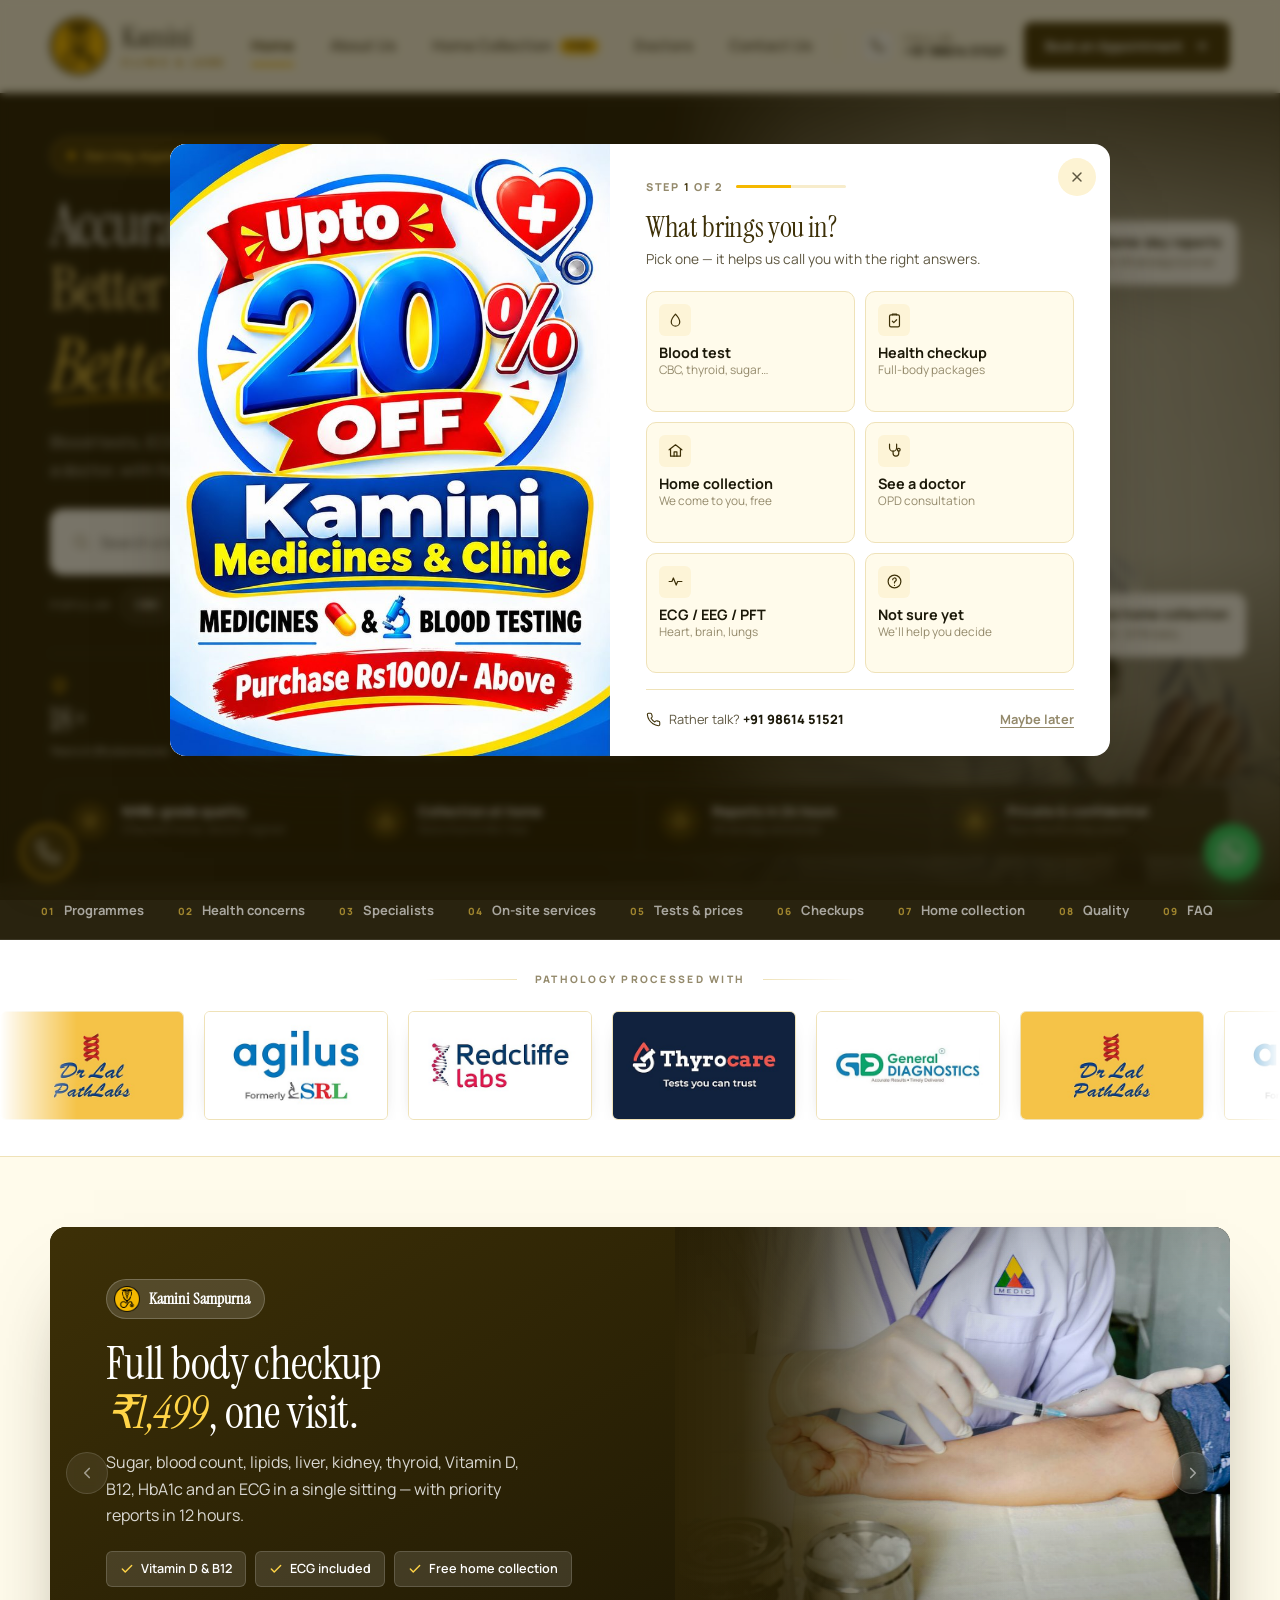
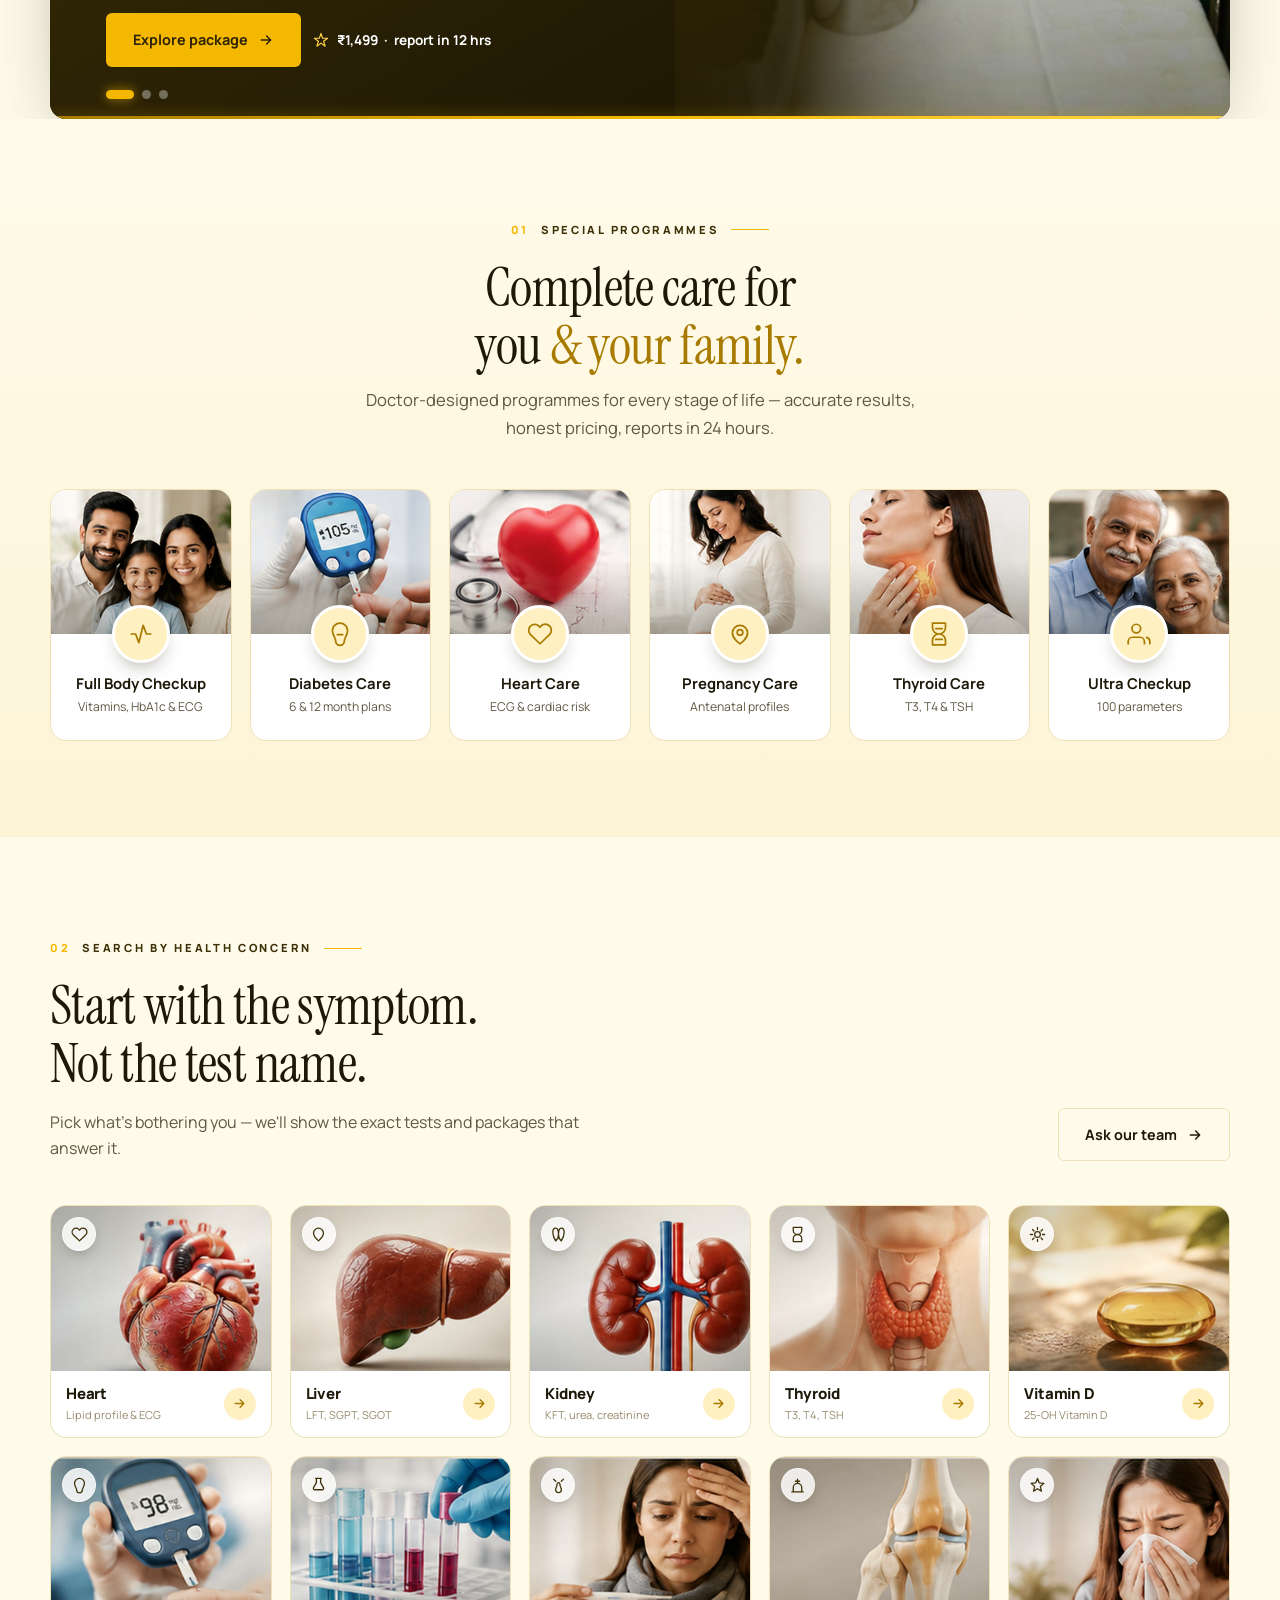
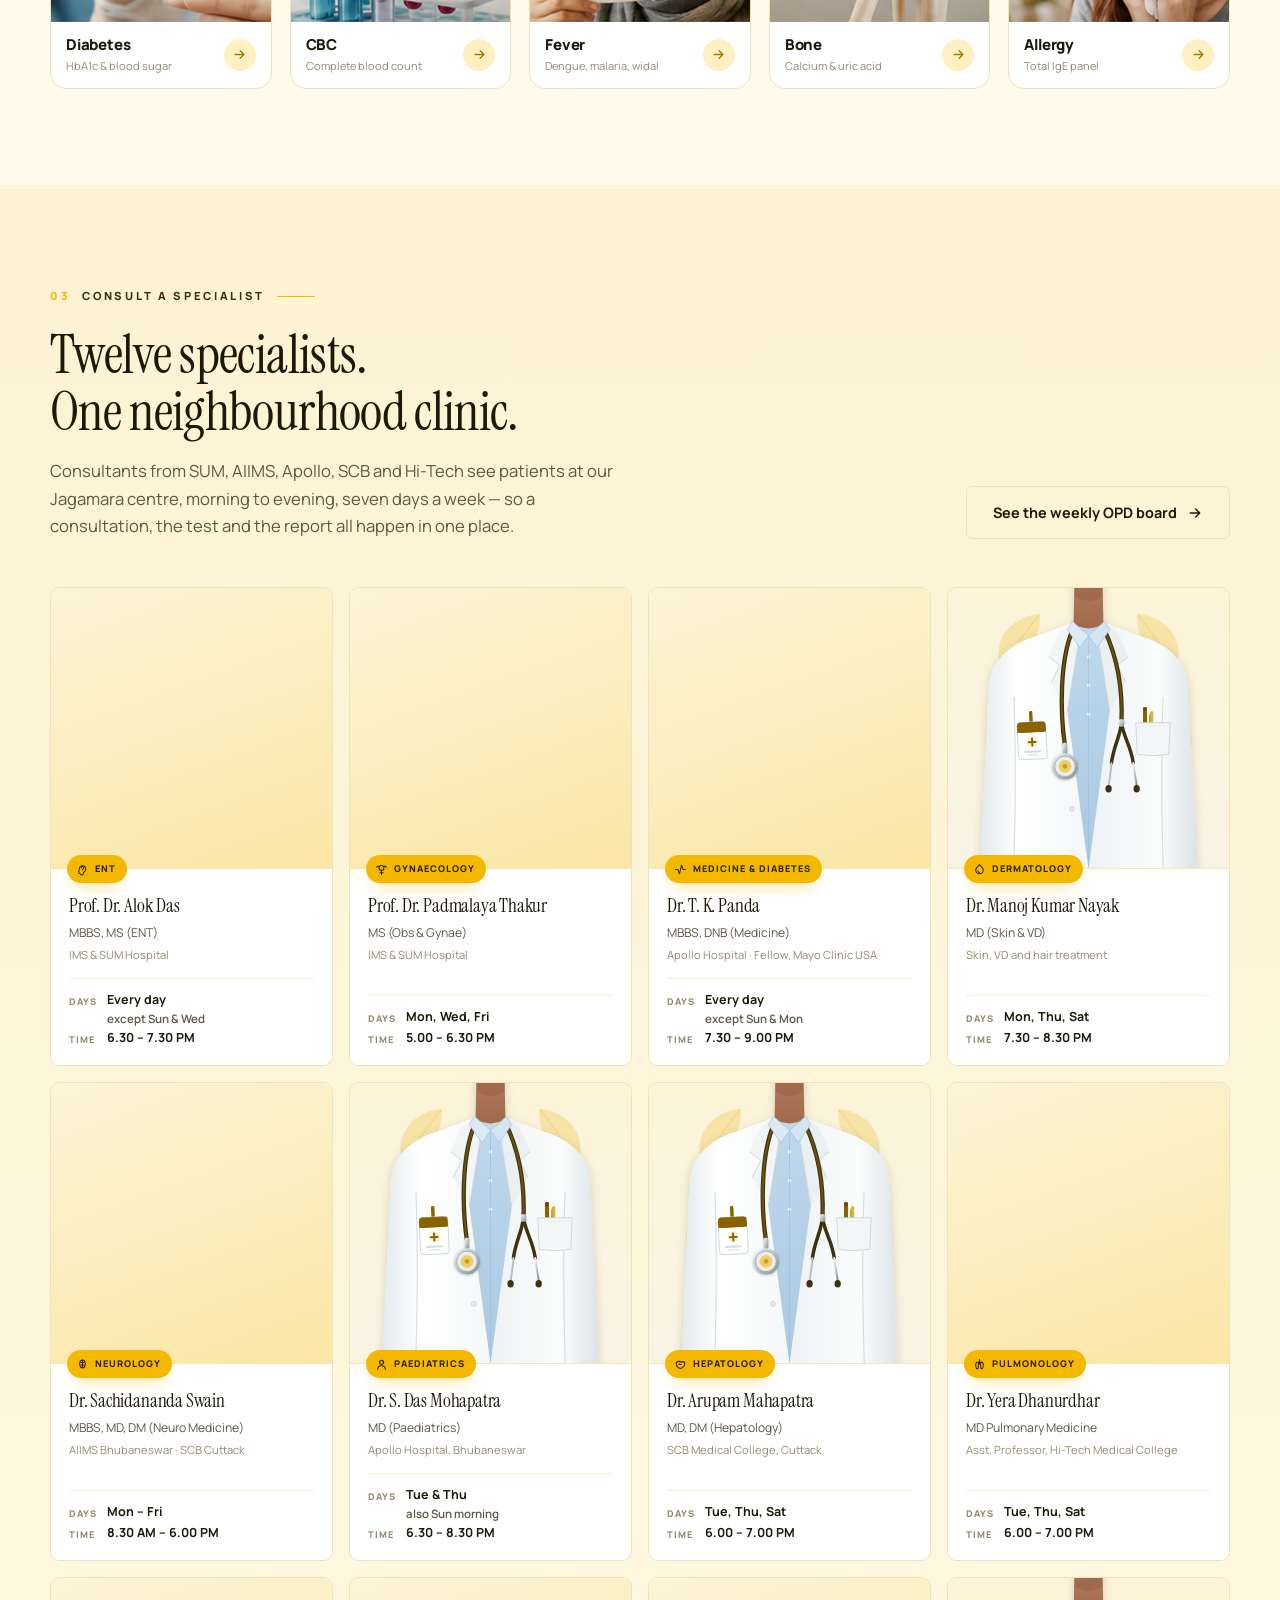
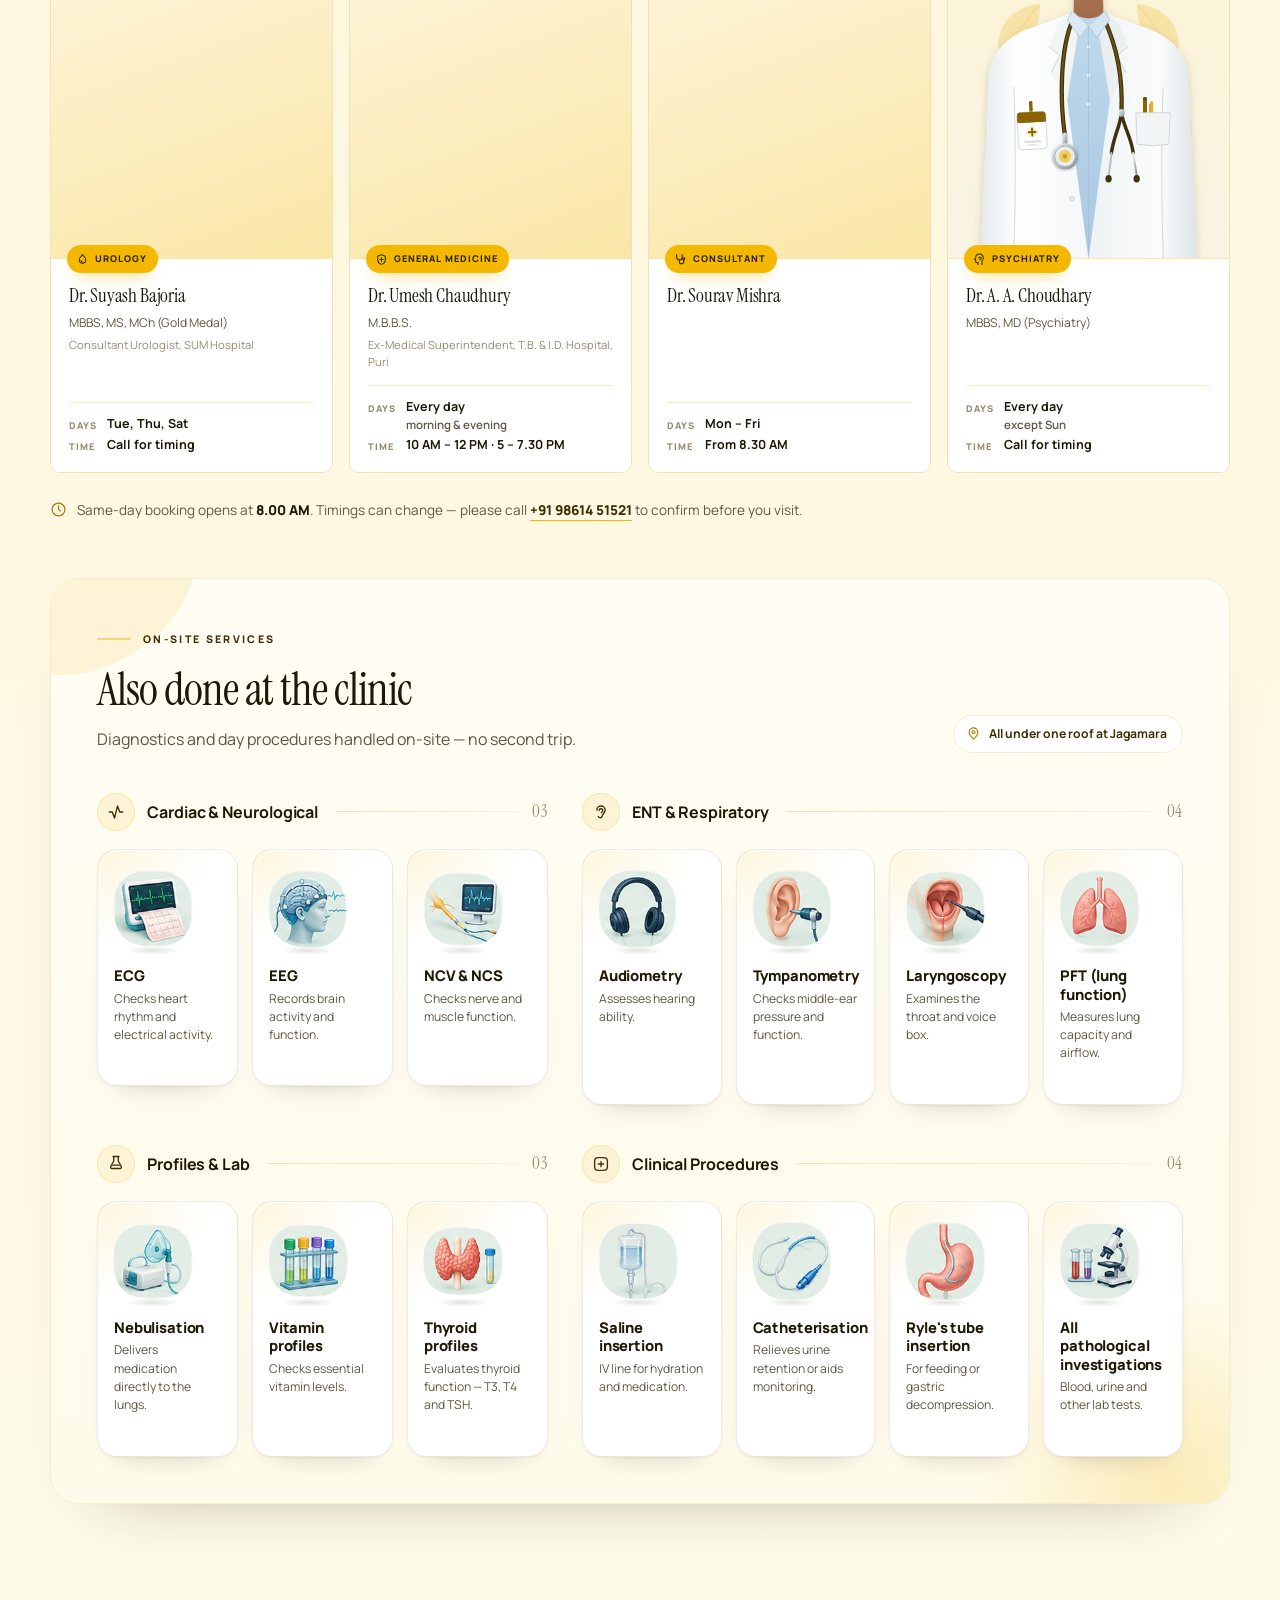
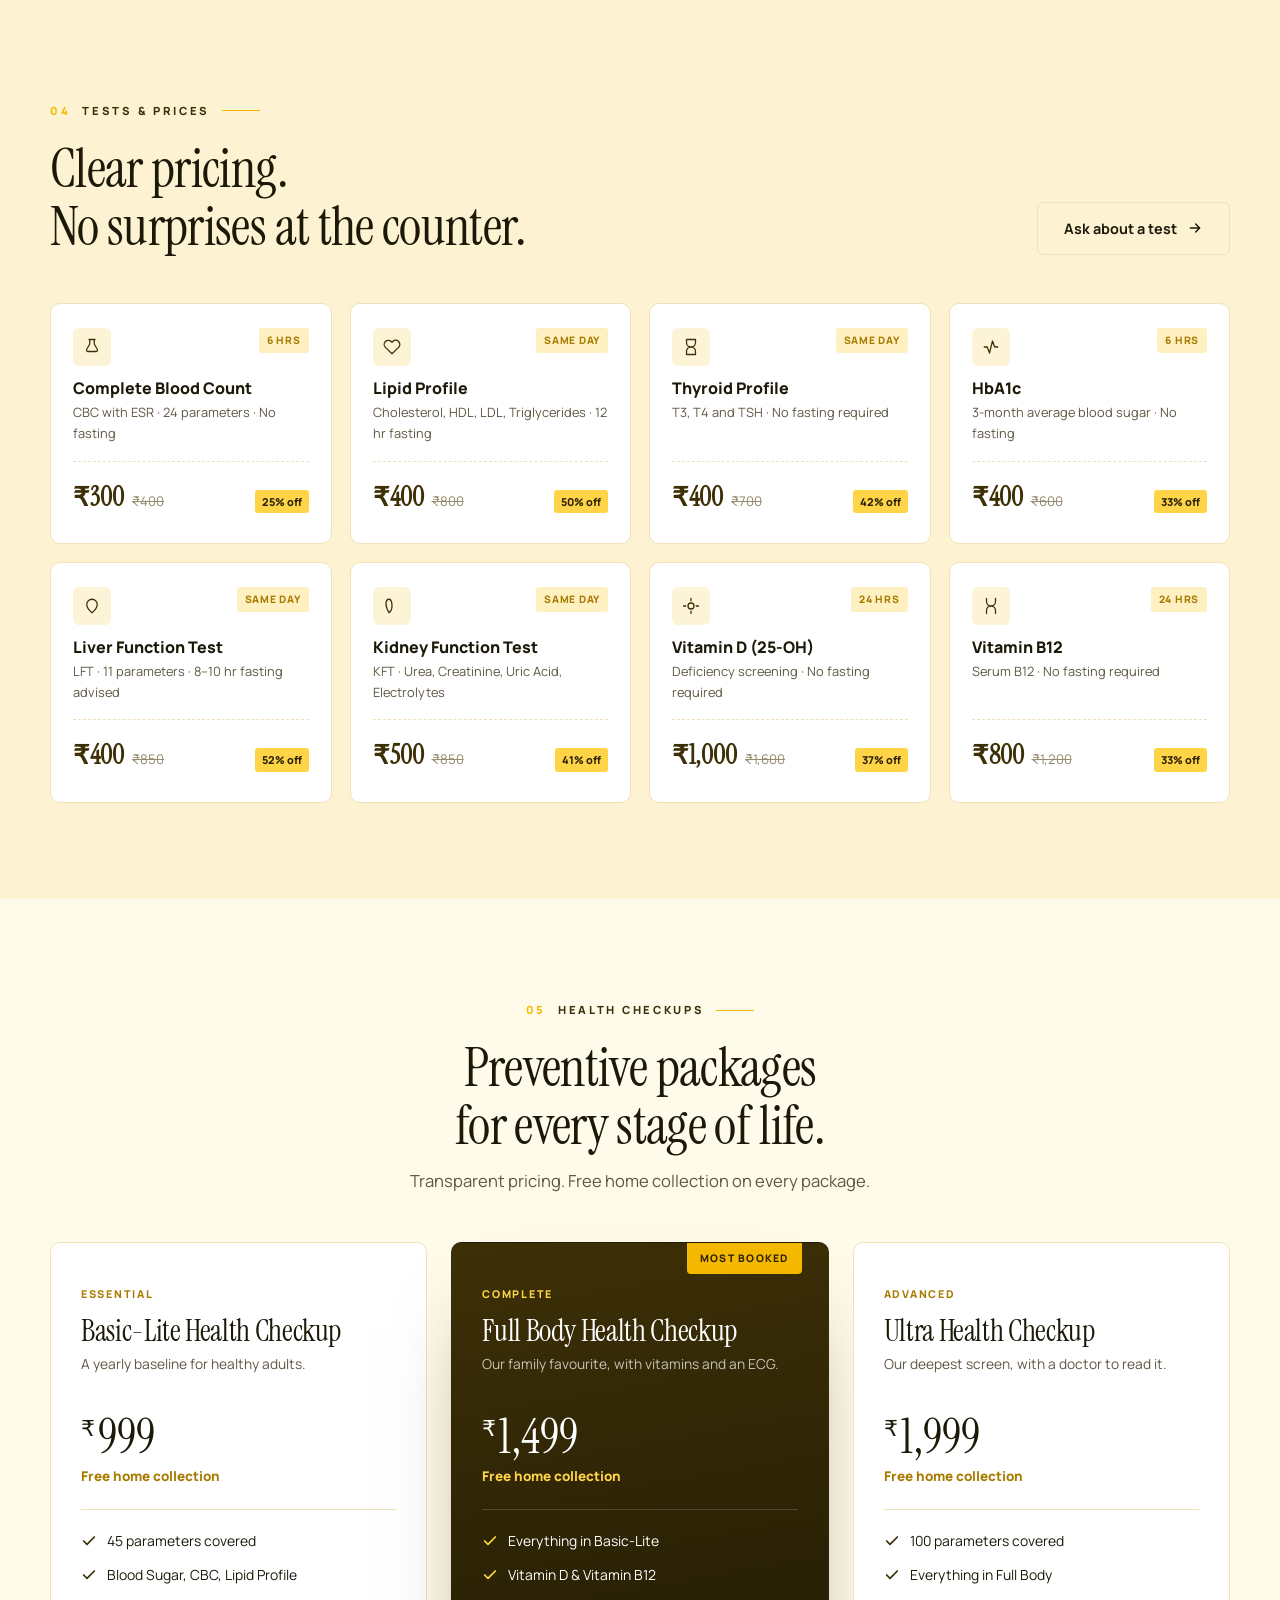
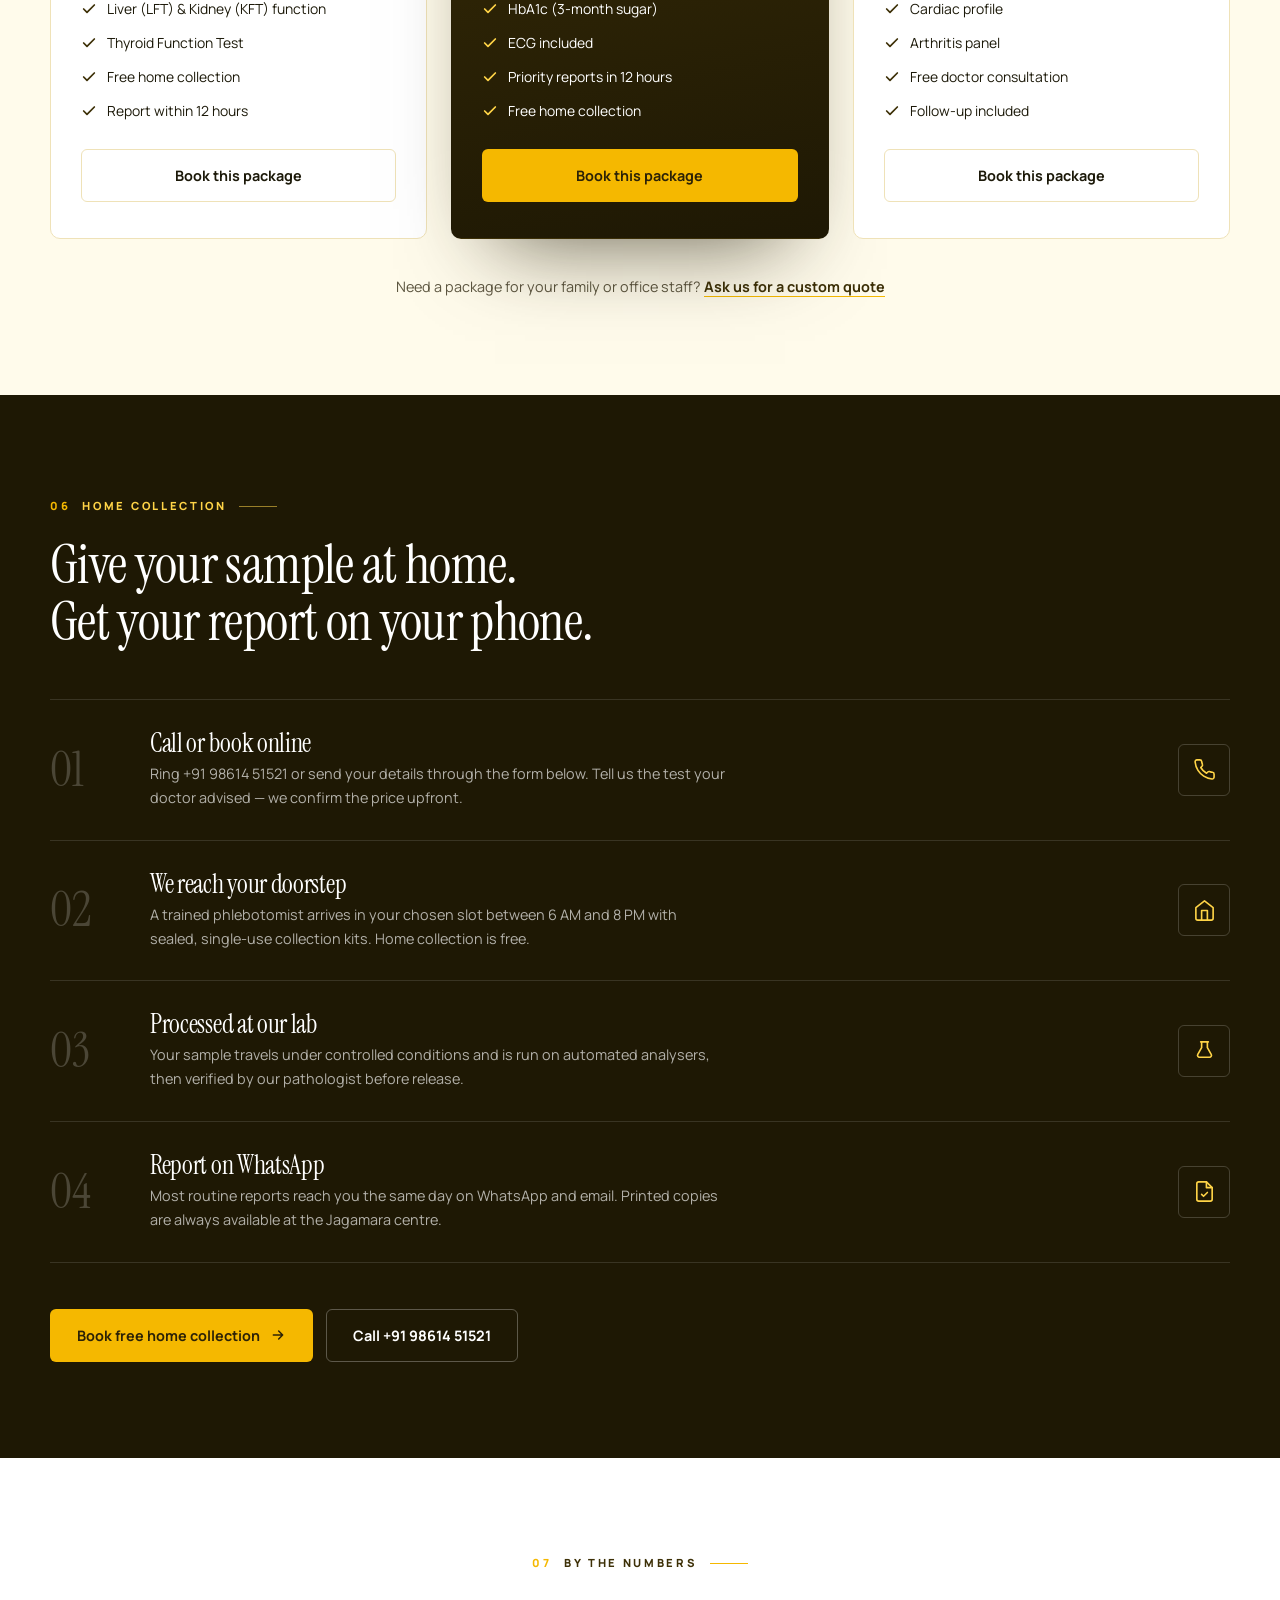
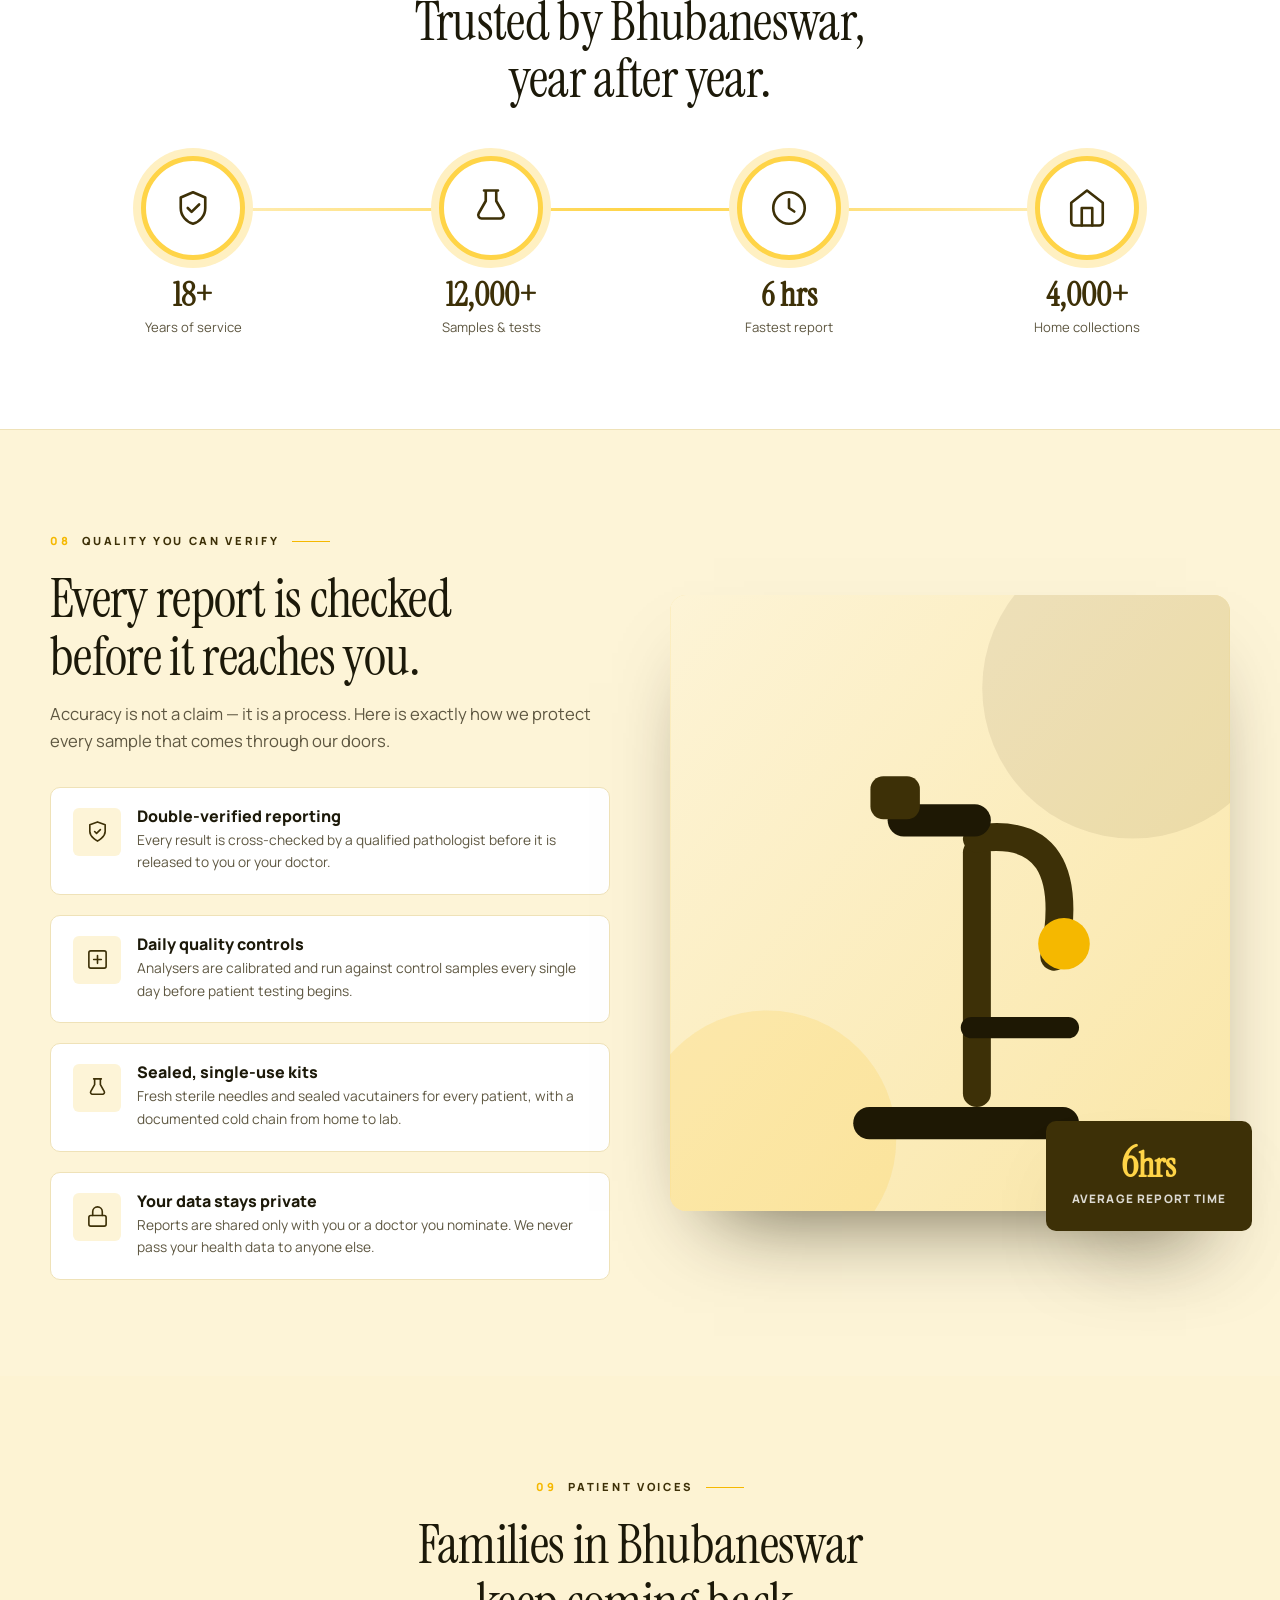
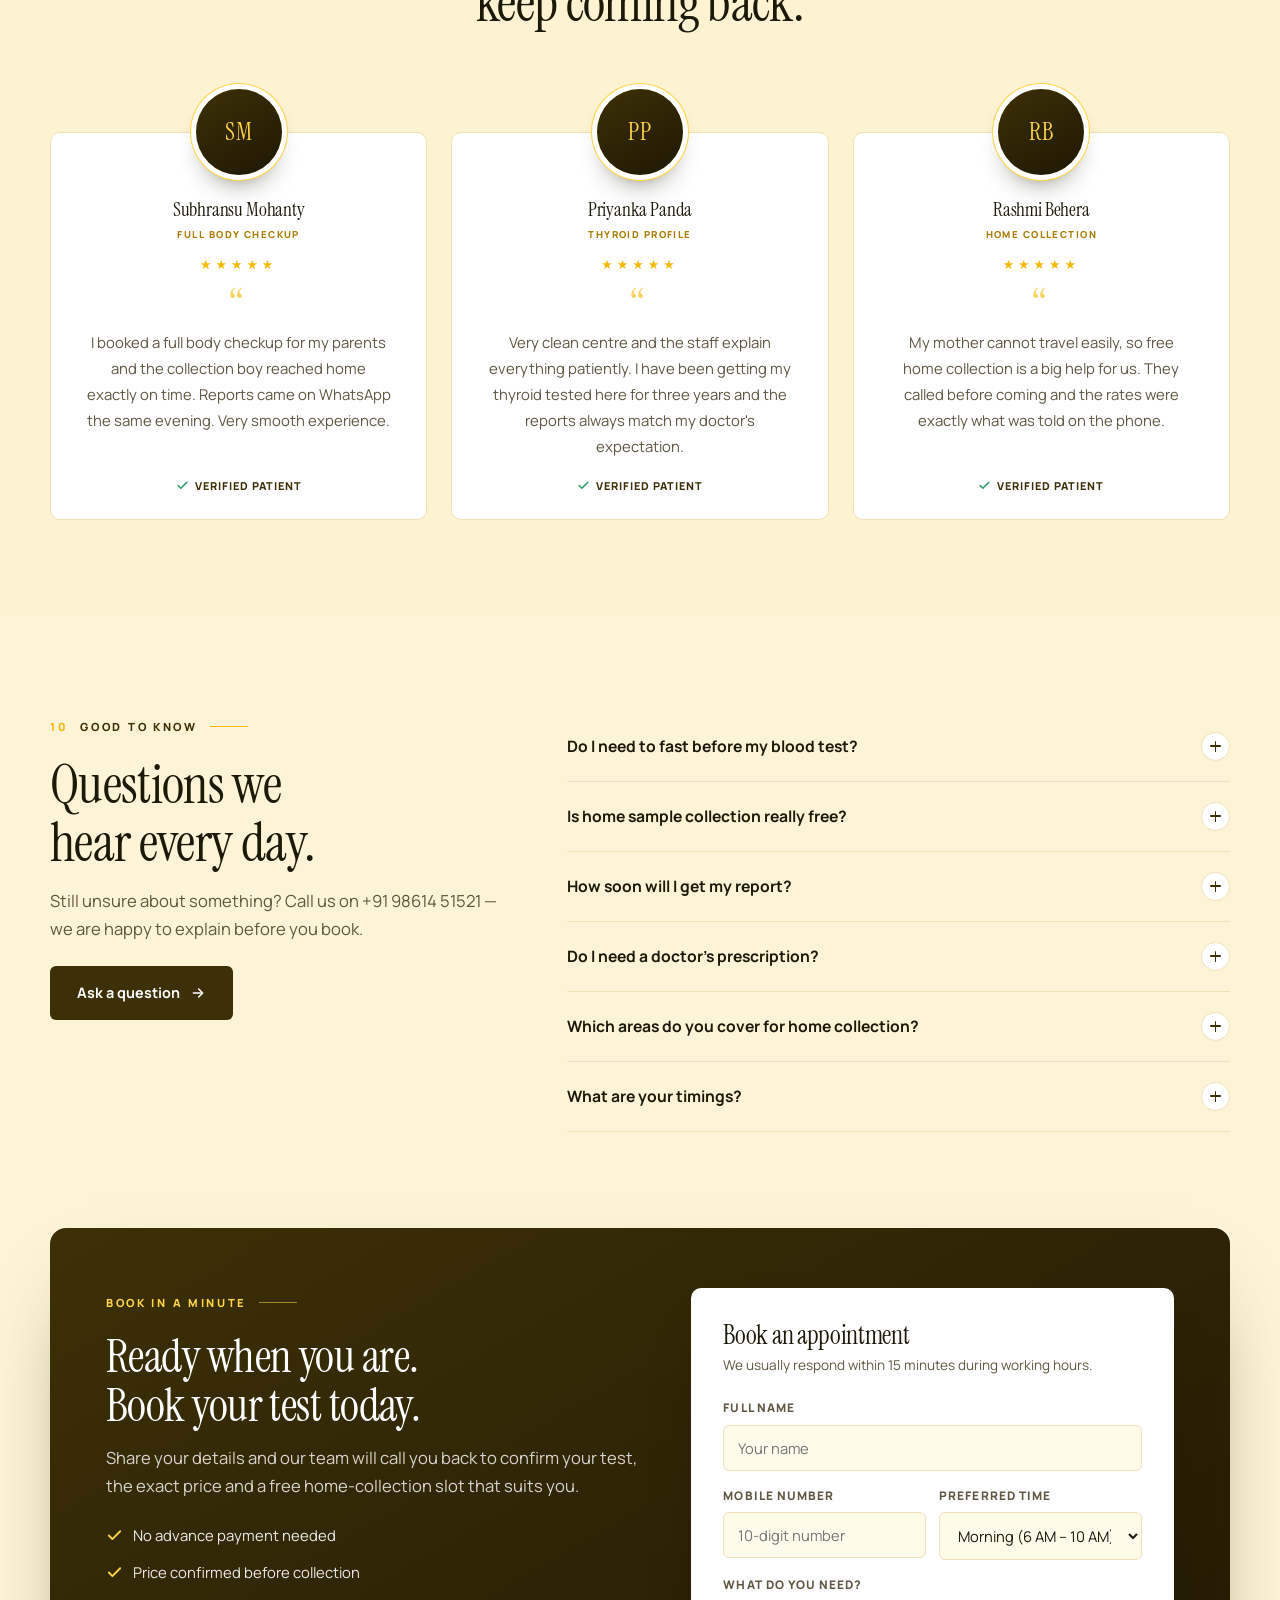
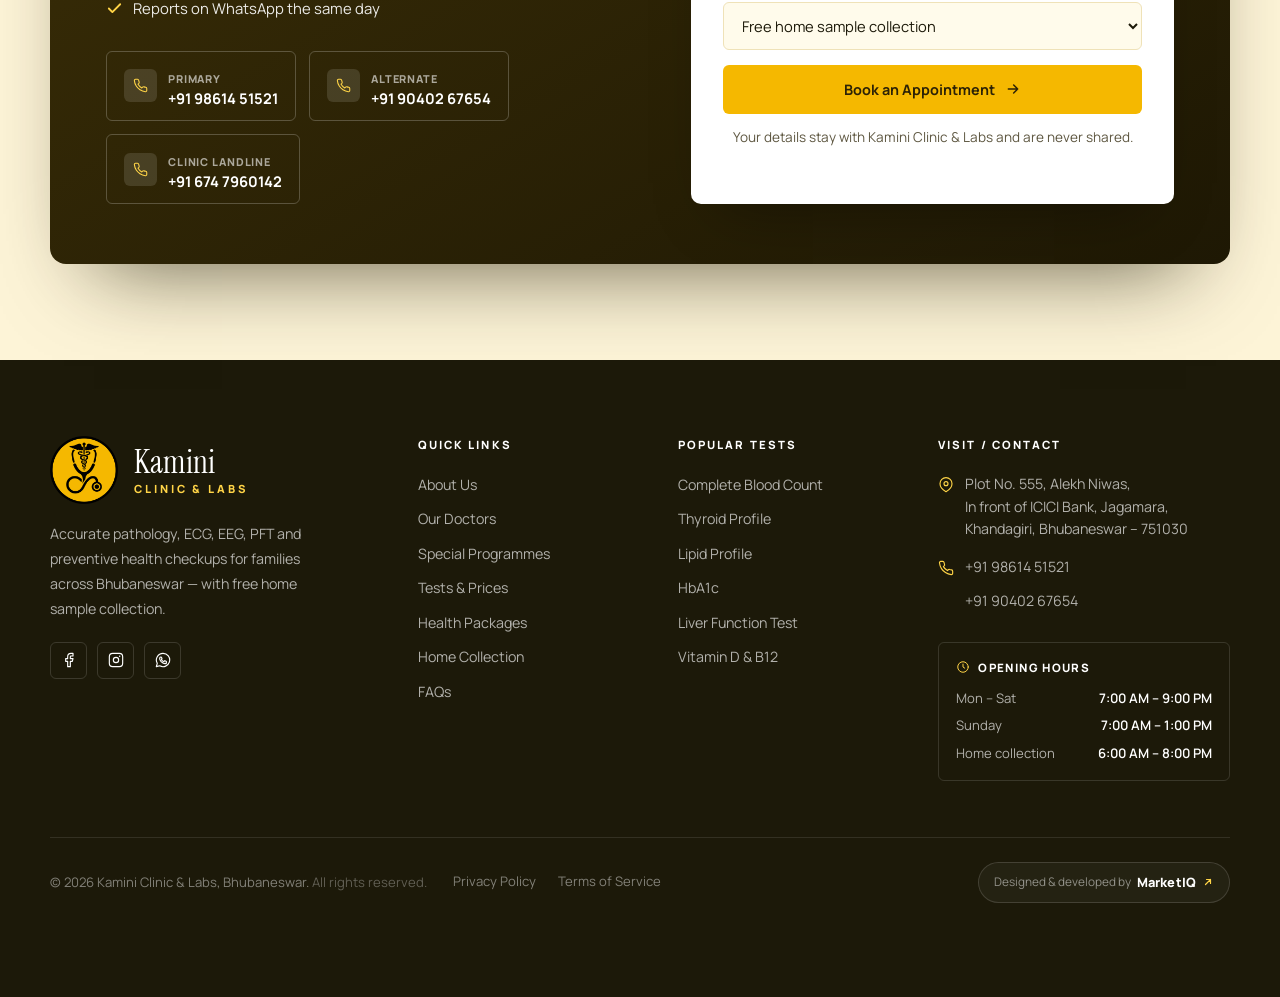
<file: index.html>
<!DOCTYPE html>
<html lang="en">
<head>
<meta charset="UTF-8">
<meta name="viewport" content="width=device-width, initial-scale=1.0">
<title>Kamini Clinic &amp; Labs — Diagnostic Centre in Jagamara, Bhubaneswar</title>
<meta name="description" content="Kamini Clinic & Labs, Jagamara, Bhubaneswar. Blood tests, health checkup packages, ECG, EEG, PFT and audiometry, free home sample collection and same-day digital reports. Call 9861451521 / 9040267654.">
<meta name="theme-color" content="#1e1804">
<meta name="robots" content="index, follow">
<link rel="canonical" href="https://kaminiclinicandlabs.in/">

<!-- Social preview -->
<meta property="og:type" content="website">
<meta property="og:title" content="Kamini Clinic &amp; Labs — Diagnostic Centre in Jagamara, Bhubaneswar">
<meta property="og:description" content="Blood tests, ECG, EEG and full health checkups with free home sample collection across Bhubaneswar and same-day digital reports.">
<meta property="og:locale" content="en_IN">
<meta name="twitter:card" content="summary_large_image">

<!-- Icons -->
<link rel="icon" href="favicon.png" type="image/png">
<link rel="apple-touch-icon" href="apple-touch-icon.png">
<link rel="manifest" href="site.webmanifest">

<!-- Fonts -->
<link rel="preconnect" href="https://fonts.googleapis.com">
<link rel="preconnect" href="https://fonts.gstatic.com" crossorigin>
<link href="https://fonts.googleapis.com/css2?family=Instrument+Serif:ital@0;1&family=Manrope:wght@400;500;600;700;800&display=swap" rel="stylesheet">

<!-- Styles -->
<link rel="stylesheet" href="assets/css/style.css">

<!-- Photo fallback — must run before any <img> parses so a blocked photo never breaks layout. -->
<script src="assets/js/image-fallback.js"></script>
</head>
<body>
<div id="prog"></div>

<!-- ================= NAV ================= -->
<header id="nav">
  <div class="wrap">
    <nav>
      <a href="#top" class="brand" aria-label="Kamini Clinic and Labs — home">
        <img class="mark" src="Images/brand/kamini-mark.png" width="47" height="47" alt="" aria-hidden="true">
        <span class="wm"><b>Kamini</b><span>Clinic &amp; Labs</span></span>
      </a>

      <div class="nlinks" id="nlinks">
        <a href="#top" data-spy="top">Home</a>
        <a href="about.html">About Us</a>
        <a href="homecollection.html">Home Collection <i class="nbadge">Free</i></a>
        <a href="doctors.html">Doctors</a>
        <a href="contact.html">Contact Us</a>
        <!-- shown only inside the mobile sheet: the two things the header
             offers on a desktop, which the burger would otherwise swallow -->
        <div class="nsheet">
          <a href="tel:+919861451521" class="nsheet-call">
            <span class="ic"><svg viewBox="0 0 24 24"><path d="M22 16.9v3a2 2 0 0 1-2.2 2 19.8 19.8 0 0 1-8.6-3 19.5 19.5 0 0 1-6-6 19.8 19.8 0 0 1-3-8.7A2 2 0 0 1 4.1 2h3a2 2 0 0 1 2 1.7c.1 1 .4 1.9.7 2.8a2 2 0 0 1-.4 2.1L8.1 9.9a16 16 0 0 0 6 6l1.3-1.3a2 2 0 0 1 2.1-.4c.9.3 1.8.6 2.8.7a2 2 0 0 1 1.7 2z"/></svg></span>
            <span><small>Call the clinic</small><b>+91 98614 51521</b></span>
          </a>
          <a href="#contact" class="btn btn-solid">Book an Appointment <svg viewBox="0 0 24 24"><path d="M5 12h14M13 6l6 6-6 6"/></svg></a>
        </div>
      </div>

      <div class="nact">
        <a href="tel:+919861451521" class="ncall">
          <span class="ic"><svg viewBox="0 0 24 24"><path d="M22 16.9v3a2 2 0 0 1-2.2 2 19.8 19.8 0 0 1-8.6-3 19.5 19.5 0 0 1-6-6 19.8 19.8 0 0 1-3-8.7A2 2 0 0 1 4.1 2h3a2 2 0 0 1 2 1.7c.1 1 .4 1.9.7 2.8a2 2 0 0 1-.4 2.1L8.1 9.9a16 16 0 0 0 6 6l1.3-1.3a2 2 0 0 1 2.1-.4c.9.3 1.8.6 2.8.7a2 2 0 0 1 1.7 2z"/></svg></span>
          <span><small>Call us</small><b>+91 98614 51521</b></span>
        </a>
        <a href="#contact" class="btn btn-solid btn-sm">Book an Appointment <svg viewBox="0 0 24 24"><path d="M5 12h14M13 6l6 6-6 6"/></svg></a>
      </div>
      <button class="burger" id="burger" aria-label="Menu" aria-expanded="false"><span></span><span></span><span></span></button>
    </nav>
  </div>
</header>

<!-- ================= HERO =================
     Full-bleed espresso panel, the same ground the four inner mastheads open on.
     The photograph bleeds off the right edge and dissolves into the panel
     through a mask rather than sitting in a floating frame. -->
<section class="hero" id="top">
  <div class="hphoto" aria-hidden="true">
    <img id="hpar" src="Images/optimized/hero-doctor.jpg" width="1180" height="963"
         alt="" fetchpriority="high" decoding="async" onerror="kFall(this,'lab')">
    <span class="htint"></span>
    <span class="hveil"></span>
  </div>

  <div class="wrap">
    <div class="hgrid">
      <div class="hcopy">
        <span class="hbadge rv"><span class="pulse"></span> Serving Jagamara &amp; Khandagiri, Bhubaneswar</span>

        <h1 class="rv d1">
          <span class="l1">Accurate Diagnostics.</span>
          <span class="l2">Better Decisions.</span>
          <span class="l3">Better Health.<svg class="hswash" viewBox="0 0 300 13" preserveAspectRatio="none"
            aria-hidden="true"><path d="M3 9C58 3 116 2 172 5.6 214 8.3 258 10.6 297 4"/></svg></span>
        </h1>

        <p class="lede rv d2">Blood tests, ECG, EEG and full health checkups — signed by a doctor, with free home collection across Bhubaneswar.</p>

        <div class="tsearch rv d3">
          <div class="fi">
            <svg viewBox="0 0 24 24"><circle cx="11" cy="11" r="7"/><path d="M20 20l-3.5-3.5"/></svg>
            <input type="text" id="tsearch" placeholder="Search a test — CBC, Thyroid, Vitamin D…" list="testlist" aria-label="Search a test">
            <datalist id="testlist">
              <option>Complete Blood Count (CBC)</option><option>Lipid Profile</option>
              <option>Thyroid Profile (T3 T4 TSH)</option><option>HbA1c</option>
              <option>Liver Function Test (LFT)</option><option>Kidney Function Test (KFT)</option>
              <option>Vitamin D</option><option>Vitamin B12</option>
              <option>Blood Sugar Fasting</option><option>Urine Routine</option>
            </datalist>
          </div>
          <a href="#contact" class="btn btn-gold btn-sm">Book an Appointment <svg viewBox="0 0 24 24"><path d="M5 12h14M13 6l6 6-6 6"/></svg></a>
        </div>

        <div class="chips rv d4">
          <b>Popular</b>
          <a href="#tests">CBC</a><a href="#tests">Thyroid</a><a href="#tests">HbA1c</a>
          <a href="#tests">Lipid Profile</a><a href="#packages">Full Body</a>
        </div>

        <div class="hstats rv d5">
          <div class="s">
            <span class="ic"><svg viewBox="0 0 24 24"><path d="M12 3l7 3v6c0 4.4-3 7.9-7 9-4-1.1-7-4.6-7-9V6z"/><path d="M9 12l2.2 2.2L15.5 10"/></svg></span>
            <b data-n="18" data-suf="+">18+</b><span class="t">Years in Bhubaneswar</span>
          </div>
          <div class="s">
            <span class="ic"><svg viewBox="0 0 24 24"><path d="M9 2v6l-4 7a2 2 0 0 0 2 3h10a2 2 0 0 0 2-3l-4-7V2M8 2h8"/></svg></span>
            <b data-n="10000" data-suf="+">10,000+</b><span class="t">Tests &amp; profiles</span>
          </div>
          <div class="s">
            <span class="ic"><svg viewBox="0 0 24 24"><circle cx="12" cy="12" r="8.5"/><path d="M12 7.2V12l3.2 2"/></svg></span>
            <b data-n="6" data-suf=" hrs">6 hrs</b><span class="t">Fastest report</span>
          </div>
          <div class="s">
            <span class="ic"><svg viewBox="0 0 24 24"><path d="M4 10.5L12 4l8 6.5V20a1 1 0 0 1-1 1H5a1 1 0 0 1-1-1z"/><path d="M12 9v5M9.5 11.5h5"/></svg></span>
            <b data-n="4000" data-suf="+">4,000+</b><span class="t">Home collections</span>
          </div>
        </div>
      </div>

      <!-- the right column is the photograph; these ride on top of it -->
      <div class="hvis rv d2">
        <div class="hcard hc1">
          <span class="ic"><svg viewBox="0 0 24 24"><path d="M14 2H6a2 2 0 0 0-2 2v16a2 2 0 0 0 2 2h12a2 2 0 0 0 2-2V8z"/><path d="M14 2v6h6M9 15l2 2 4-4"/></svg></span>
          <div><b>Same-day reports</b><small>On WhatsApp &amp; email</small></div>
        </div>
        <div class="hcard hc2">
          <span class="ic"><svg viewBox="0 0 24 24"><path d="M3 9l9-7 9 7v11a2 2 0 0 1-2 2H5a2 2 0 0 1-2-2z"/><path d="M9 22V12h6v10"/></svg></span>
          <div><b>Free home collection</b><small>6 AM – 8 PM daily</small></div>
        </div>
      </div>
    </div>

    <ul class="hfeat rv d3">
      <li>
        <span class="ic"><svg viewBox="0 0 24 24"><path d="M12 3l7 3v6c0 4.4-3 7.9-7 9-4-1.1-7-4.6-7-9V6z"/><path d="M9 12l2.2 2.2L15.5 10"/></svg></span>
        <span><b>NABL-grade quality</b><small>Checked twice, doctor-signed</small></span>
      </li>
      <li>
        <span class="ic"><svg viewBox="0 0 24 24"><path d="M4 10.5L12 4l8 6.5V20a1 1 0 0 1-1 1H5a1 1 0 0 1-1-1z"/><path d="M12 9v5M9.5 11.5h5"/></svg></span>
        <span><b>Collection at home</b><small>Slots from 6 AM, free</small></span>
      </li>
      <li>
        <span class="ic"><svg viewBox="0 0 24 24"><circle cx="12" cy="12" r="8.5"/><path d="M12 7.2V12l3.2 2"/></svg></span>
        <span><b>Reports in 24 hours</b><small>WhatsApp and email</small></span>
      </li>
      <li>
        <span class="ic"><svg viewBox="0 0 24 24"><rect x="4" y="10.5" width="16" height="10" rx="2"/><path d="M8 10.5V7.5a4 4 0 0 1 8 0v3"/><path d="M12 14.5v2"/></svg></span>
        <span><b>Private &amp; confidential</b><small>Your results stay yours</small></span>
      </li>
    </ul>
  </div>
</section>

<!-- ================= CHAPTER RAIL =================
     The page-local nav the inner pages carry, sticking under the header.
     main.js lights the chip for whichever section is under the reading line. -->
<nav class="hm-chap" id="chap" aria-label="On this page">
  <div class="wrap">
    <a href="#programs"><i>01</i>Programmes</a>
    <a href="#concerns"><i>02</i>Health concerns</a>
    <a href="#doctors"><i>03</i>Specialists</a>
    <a href="#onsite"><i>04</i>On-site services</a>
    <a href="#tests"><i>05</i>Tests &amp; prices</a>
    <a href="#packages"><i>06</i>Checkups</a>
    <a href="#collection"><i>07</i>Home collection</a>
    <a href="#quality"><i>08</i>Quality</a>
    <a href="#faq"><i>09</i>FAQ</a>
  </div>
</nav>

<!-- ================= PARTNER LABORATORIES =================
     Straight off the hero, because "who actually runs the test" is the first
     question a cautious patient has. Four words of caption and then the marks
     themselves, running the full width of the glass rather than penned into a
     column beside a paragraph nobody came here to read. -->
<section class="labs" aria-labelledby="labsT">
  <div class="wrap">
    <h2 class="labs-k" id="labsT">Pathology processed with</h2>
  </div>
  <div class="labs-rail">
    <ul class="labs-track">
      <li class="labs-item">
        <img src="Images/partners/dr-lal-pathlabs.jpg" width="440" height="260" alt="Dr Lal PathLabs"
             loading="lazy" decoding="async">
      </li>
      <li class="labs-item">
        <img src="Images/partners/agilus.jpg" width="440" height="260" alt="Agilus Diagnostics, formerly SRL"
             loading="lazy" decoding="async">
      </li>
      <li class="labs-item">
        <img src="Images/partners/redcliffe.jpg" width="440" height="260" alt="Redcliffe Labs"
             loading="lazy" decoding="async">
      </li>
      <li class="labs-item">
        <img src="Images/partners/thyrocare.jpg" width="440" height="260" alt="Thyrocare"
             loading="lazy" decoding="async">
      </li>
      <li class="labs-item">
        <img src="Images/partners/gd-labs.jpg" width="440" height="260" alt="General Diagnostics (GD Labs)"
             loading="lazy" decoding="async">
      </li>
      <li class="labs-item" aria-hidden="true">
        <img src="Images/partners/dr-lal-pathlabs.jpg" width="440" height="260" alt=""
             loading="lazy" decoding="async">
      </li>
      <li class="labs-item" aria-hidden="true">
        <img src="Images/partners/agilus.jpg" width="440" height="260" alt=""
             loading="lazy" decoding="async">
      </li>
      <li class="labs-item" aria-hidden="true">
        <img src="Images/partners/redcliffe.jpg" width="440" height="260" alt=""
             loading="lazy" decoding="async">
      </li>
      <li class="labs-item" aria-hidden="true">
        <img src="Images/partners/thyrocare.jpg" width="440" height="260" alt=""
             loading="lazy" decoding="async">
      </li>
      <li class="labs-item" aria-hidden="true">
        <img src="Images/partners/gd-labs.jpg" width="440" height="260" alt=""
             loading="lazy" decoding="async">
      </li>
      <li class="labs-item" aria-hidden="true">
        <img src="Images/partners/dr-lal-pathlabs.jpg" width="440" height="260" alt=""
             loading="lazy" decoding="async">
      </li>
      <li class="labs-item" aria-hidden="true">
        <img src="Images/partners/agilus.jpg" width="440" height="260" alt=""
             loading="lazy" decoding="async">
      </li>
      <li class="labs-item" aria-hidden="true">
        <img src="Images/partners/redcliffe.jpg" width="440" height="260" alt=""
             loading="lazy" decoding="async">
      </li>
      <li class="labs-item" aria-hidden="true">
        <img src="Images/partners/thyrocare.jpg" width="440" height="260" alt=""
             loading="lazy" decoding="async">
      </li>
      <li class="labs-item" aria-hidden="true">
        <img src="Images/partners/gd-labs.jpg" width="440" height="260" alt=""
             loading="lazy" decoding="async">
      </li>
      <li class="labs-item" aria-hidden="true">
        <img src="Images/partners/dr-lal-pathlabs.jpg" width="440" height="260" alt=""
             loading="lazy" decoding="async">
      </li>
      <li class="labs-item" aria-hidden="true">
        <img src="Images/partners/agilus.jpg" width="440" height="260" alt=""
             loading="lazy" decoding="async">
      </li>
      <li class="labs-item" aria-hidden="true">
        <img src="Images/partners/redcliffe.jpg" width="440" height="260" alt=""
             loading="lazy" decoding="async">
      </li>
      <li class="labs-item" aria-hidden="true">
        <img src="Images/partners/thyrocare.jpg" width="440" height="260" alt=""
             loading="lazy" decoding="async">
      </li>
      <li class="labs-item" aria-hidden="true">
        <img src="Images/partners/gd-labs.jpg" width="440" height="260" alt=""
             loading="lazy" decoding="async">
      </li>
      <li class="labs-item" aria-hidden="true">
        <img src="Images/partners/dr-lal-pathlabs.jpg" width="440" height="260" alt=""
             loading="lazy" decoding="async">
      </li>
      <li class="labs-item" aria-hidden="true">
        <img src="Images/partners/agilus.jpg" width="440" height="260" alt=""
             loading="lazy" decoding="async">
      </li>
      <li class="labs-item" aria-hidden="true">
        <img src="Images/partners/redcliffe.jpg" width="440" height="260" alt=""
             loading="lazy" decoding="async">
      </li>
      <li class="labs-item" aria-hidden="true">
        <img src="Images/partners/thyrocare.jpg" width="440" height="260" alt=""
             loading="lazy" decoding="async">
      </li>
      <li class="labs-item" aria-hidden="true">
        <img src="Images/partners/gd-labs.jpg" width="440" height="260" alt=""
             loading="lazy" decoding="async">
      </li>
    </ul>
  </div>
</section>


<!-- ================= PROMO BANNER CAROUSEL ================= -->
<section class="promo">
  <div class="wrap">
    <div class="pcar rv" id="pcar">
      <div class="ptrack" id="ptrack">

        <!-- SLIDE 1 — Full body program -->
        <article class="pslide" style="--sl-bg:#2e2406;--sl-rgb:46,36,6">
          <div class="ptxt" style="background:linear-gradient(150deg,#3d3007,#1e1804)">
            <span class="plogo">
              <img src="Images/brand/kamini-mark.png" width="26" height="26" alt="" aria-hidden="true">
              <b>Kamini Sampurna</b>
            </span>
            <h2>Full body checkup<br><em>₹1,499</em>, one visit.</h2>
            <p>Sugar, blood count, lipids, liver, kidney, thyroid, Vitamin D, B12, HbA1c and an ECG in a single sitting — with priority reports in 12 hours.</p>
            <div class="pfeat">
              <span><svg viewBox="0 0 24 24"><path d="M20 6L9 17l-5-5"/></svg>Vitamin D &amp; B12</span>
              <span><svg viewBox="0 0 24 24"><path d="M20 6L9 17l-5-5"/></svg>ECG included</span>
              <span><svg viewBox="0 0 24 24"><path d="M20 6L9 17l-5-5"/></svg>Free home collection</span>
            </div>
            <div class="pacts">
              <a href="#packages" class="btn btn-gold">Explore package <svg viewBox="0 0 24 24"><path d="M5 12h14M13 6l6 6-6 6"/></svg></a>
              <span class="ppill"><svg viewBox="0 0 24 24"><path d="M12 2l2.4 7.4H22l-6.2 4.5 2.4 7.4-6.2-4.6-6.2 4.6 2.4-7.4L2 9.4h7.6z"/></svg>₹1,499 &nbsp;·&nbsp; report in 12 hrs</span>
            </div>
          </div>
          <div class="pimg" style="--fp:58% 46%">
            <img src="Images/optimized/Full-body-checkup.jpg" width="1400" height="933"
                 alt="Technician drawing a blood sample from a patient during a full body checkup"
                 decoding="async" onerror="kFall(this,'fam')">
          </div>
        </article>

        <!-- SLIDE 2 — Diabetes care -->
        <article class="pslide" style="--sl-bg:#7a5c15;--sl-rgb:122,92,21">
          <div class="ptxt" style="background:linear-gradient(150deg,#8a6a1a,#4a3a0c)">
            <span class="plogo">
              <img src="Images/brand/kamini-mark.png" width="26" height="26" alt="" aria-hidden="true">
              <b>Diabetes Care Programme</b>
            </span>
            <h2>Expert care.<br>Everyday <em>support</em>.</h2>
            <p>A 6 or 12 month programme with regular monitoring, diet guidance and WhatsApp support — so your sugar stays where it should.</p>
            <div class="pfeat">
              <span><svg viewBox="0 0 24 24"><path d="M20 6L9 17l-5-5"/></svg>HbA1c tracking</span>
              <span><svg viewBox="0 0 24 24"><path d="M20 6L9 17l-5-5"/></svg>Diet consultation</span>
              <span><svg viewBox="0 0 24 24"><path d="M20 6L9 17l-5-5"/></svg>WhatsApp support</span>
            </div>
            <div class="pacts">
              <a href="#contact" class="btn btn-gold">Talk to our team <svg viewBox="0 0 24 24"><path d="M5 12h14M13 6l6 6-6 6"/></svg></a>
              <span class="ppill"><svg viewBox="0 0 24 24"><circle cx="12" cy="12" r="9"/><path d="M12 7v5l3 2"/></svg>6 &amp; 12 month plans</span>
            </div>
          </div>
          <div class="pimg" style="--fp:62% center">
            <img src="Images/optimized/expert-care.jpg" width="1400" height="788"
                 alt="Doctor in a white coat holding a stethoscope, ready to review a care programme"
                 loading="lazy" decoding="async" onerror="kFall(this,'home')">
          </div>
        </article>

        <!-- SLIDE 3 — Home collection -->
        <article class="pslide" style="--sl-bg:#2e2406;--sl-rgb:46,36,6">
          <div class="ptxt" style="background:linear-gradient(150deg,#3d3007,#1e1804)">
            <span class="plogo">
              <img src="Images/brand/kamini-mark.png" width="26" height="26" alt="" aria-hidden="true">
              <b>Free Home Collection</b>
            </span>
            <h2>We come to you.<br>At <em>no extra cost</em>.</h2>
            <p>A trained phlebotomist reaches your doorstep with sealed, single-use kits — perfect for elders, children and busy families.</p>
            <div class="pfeat">
              <span><svg viewBox="0 0 24 24"><path d="M20 6L9 17l-5-5"/></svg>6 AM – 8 PM daily</span>
              <span><svg viewBox="0 0 24 24"><path d="M20 6L9 17l-5-5"/></svg>Zero collection charge</span>
              <span><svg viewBox="0 0 24 24"><path d="M20 6L9 17l-5-5"/></svg>Across Bhubaneswar</span>
            </div>
            <div class="pacts">
              <a href="homecollection.html#book" class="btn btn-gold">Book an Appointment <svg viewBox="0 0 24 24"><path d="M5 12h14M13 6l6 6-6 6"/></svg></a>
              <span class="ppill"><svg viewBox="0 0 24 24"><path d="M20 6L9 17l-5-5"/></svg>No advance payment</span>
            </div>
          </div>
          <div class="pimg" style="--fp:center 52%">
            <img src="Images/optimized/home-trust.jpg" width="1386" height="1135"
                 alt="Kamini Clinic &amp; Labs home collection kit, sealed sample tubes and a request form"
                 loading="lazy" decoding="async" onerror="kFall(this,'home')">
          </div>
        </article>

      </div>
      <button class="parr prev" id="pprev" aria-label="Previous slide"><svg viewBox="0 0 24 24"><path d="M15 18l-6-6 6-6"/></svg></button>
      <button class="parr next" id="pnext" aria-label="Next slide"><svg viewBox="0 0 24 24"><path d="M9 6l6 6-6 6"/></svg></button>
      <div class="pdots" id="pdots"></div>
      <span class="pprog" id="pprog" aria-hidden="true"><i></i></span>
    </div>
  </div>
</section>

<!-- ================= SPECIAL PROGRAMS ================= -->
<section class="progs" id="programs">
  <div class="wrap">
    <div class="center-head rv">
      <span class="slabel"><i>01</i> Special programmes</span>
      <h2 class="dsp">Complete care for<br>you <em>&amp; your family.</em></h2>
      <p class="lede">Doctor-designed programmes for every stage of life — accurate results, honest pricing, reports in 24 hours.</p>
    </div>

    <div class="pgrid6">
      <a href="#packages" class="pcard rv">
        <span class="pph"><img src="Images/healthcare/full-body.jpg" alt="A family together after a full body health checkup"
          width="660" height="454" loading="lazy" decoding="async" onerror="kFall(this,'fam')"></span>
        <span class="pbody">
          <span class="pmed"><svg viewBox="0 0 24 24"><path d="M3 12h4l3 8 4-16 3 8h4"/></svg></span>
          <b>Full Body Checkup</b><small>Vitamins, HbA1c &amp; ECG</small>
        </span>
      </a>
      <a href="#contact" class="pcard rv d1">
        <span class="pph"><img src="Images/healthcare/diabetes.jpg" alt="Blood sugar being checked with a glucometer"
          width="660" height="454" loading="lazy" decoding="async" onerror="kFall(this,'vials')"></span>
        <span class="pbody">
          <span class="pmed"><svg viewBox="0 0 24 24"><path d="M12 2a7 7 0 0 1 7 7c0 4-3 6.5-3 9.5a4 4 0 0 1-8 0C8 15.5 5 13 5 9a7 7 0 0 1 7-7z"/><path d="M9.5 12.5h5"/></svg></span>
          <b>Diabetes Care</b><small>6 &amp; 12 month plans</small>
        </span>
      </a>
      <a href="#contact" class="pcard rv d2">
        <span class="pph"><img src="Images/healthcare/heart.jpg" alt="Stethoscope and ECG trace for a cardiac risk check"
          width="660" height="454" loading="lazy" decoding="async" onerror="kFall(this,'scan')"></span>
        <span class="pbody">
          <span class="pmed"><svg viewBox="0 0 24 24"><path d="M20.8 4.6a5.5 5.5 0 0 0-7.8 0L12 5.7l-1-1a5.5 5.5 0 0 0-7.8 7.8l1 1L12 21l7.8-7.5 1-1a5.5 5.5 0 0 0 0-7.9z"/></svg></span>
          <b>Heart Care</b><small>ECG &amp; cardiac risk</small>
        </span>
      </a>
      <a href="#contact" class="pcard rv d3">
        <span class="pph"><img src="Images/healthcare/pregnancy.jpg" alt="Expectant mother during an antenatal check"
          width="660" height="454" loading="lazy" decoding="async" onerror="kFall(this,'fam')"></span>
        <span class="pbody">
          <span class="pmed"><svg viewBox="0 0 24 24"><path d="M12 21s7-4.5 7-10a7 7 0 0 0-14 0c0 5.5 7 10 7 10z"/><circle cx="12" cy="10.5" r="2.6"/></svg></span>
          <b>Pregnancy Care</b><small>Antenatal profiles</small>
        </span>
      </a>
      <a href="#contact" class="pcard rv d4">
        <span class="pph"><img src="Images/healthcare/thyroid.jpg" alt="Thyroid gland examination at the neck"
          width="660" height="454" loading="lazy" decoding="async" onerror="kFall(this,'micro')"></span>
        <span class="pbody">
          <span class="pmed"><svg viewBox="0 0 24 24"><path d="M6 2v4a6 6 0 0 0 12 0V2M6 22v-4a6 6 0 0 1 12 0v4M6 2h12M6 22h12M9 7h6M9 17h6"/></svg></span>
          <b>Thyroid Care</b><small>T3, T4 &amp; TSH</small>
        </span>
      </a>
      <a href="#packages" class="pcard rv d5">
        <span class="pph"><img src="Images/healthcare/senior.jpg" alt="An elderly couple after an Ultra health checkup"
          width="660" height="454" loading="lazy" decoding="async" onerror="kFall(this,'fam')"></span>
        <span class="pbody">
          <span class="pmed"><svg viewBox="0 0 24 24"><path d="M17 21v-2a4 4 0 0 0-4-4H6a4 4 0 0 0-4 4v2"/><circle cx="9.5" cy="7" r="4"/><path d="M22 21v-2a4 4 0 0 0-3-3.9"/></svg></span>
          <b>Ultra Checkup</b><small>100 parameters</small>
        </span>
      </a>
    </div>
  </div>
</section>

<!-- ================= HEALTH CONCERNS ================= -->
<section class="conc" id="concerns">
  <div class="wrap">
    <div class="shead">
      <div class="l">
        <span class="slabel rv"><i>02</i> Search by health concern</span>
        <h2 class="dsp rv d1">Start with the symptom.<br>Not the test name.</h2>
        <p class="lede rv d2">Pick what's bothering you — we'll show the exact tests and packages that answer it.</p>
      </div>
      <a href="#contact" class="btn btn-out rv d2">Ask our team <svg viewBox="0 0 24 24"><path d="M5 12h14M13 6l6 6-6 6"/></svg></a>
    </div>
    <div class="cgrid">
      <a href="#tests" class="cc rv">
        <span class="cph">
          <img src="Images/healthcare/heart-1.jpg" alt="An anatomical model of the human heart" width="560" height="420" loading="lazy" decoding="async" onerror="kFall(this,'vials')">
          <span class="cchip"><svg viewBox="0 0 24 24"><path d="M20.8 4.6a5.5 5.5 0 0 0-7.8 0L12 5.7l-1-1a5.5 5.5 0 0 0-7.8 7.8l1 1L12 21l7.8-7.5 1-1a5.5 5.5 0 0 0 0-7.9z"/></svg></span>
        </span>
        <span class="cbody"><span class="ct"><b>Heart</b><small>Lipid profile &amp; ECG</small></span><span class="cgo"><svg viewBox="0 0 24 24"><path d="M5 12h14M13 6l6 6-6 6"/></svg></span></span>
      </a>
      <a href="#tests" class="cc rv d1">
        <span class="cph">
          <img src="Images/healthcare/liver.jpg" alt="An anatomical model of the human liver" width="560" height="420" loading="lazy" decoding="async" onerror="kFall(this,'vials')">
          <span class="cchip"><svg viewBox="0 0 24 24"><path d="M12 3a7 7 0 0 0-7 7c0 5 7 11 7 11s7-6 7-11a7 7 0 0 0-7-7z"/></svg></span>
        </span>
        <span class="cbody"><span class="ct"><b>Liver</b><small>LFT, SGPT, SGOT</small></span><span class="cgo"><svg viewBox="0 0 24 24"><path d="M5 12h14M13 6l6 6-6 6"/></svg></span></span>
      </a>
      <a href="#tests" class="cc rv d2">
        <span class="cph">
          <img src="Images/healthcare/kidney.jpg" alt="An anatomical model of the kidneys" width="560" height="420" loading="lazy" decoding="async" onerror="kFall(this,'vials')">
          <span class="cchip"><svg viewBox="0 0 24 24"><path d="M8 3C5 3 4 6 4 9c0 5 4 12 4 12s4-3 4-9c0-5-1-9-4-9zM16 3c3 0 4 3 4 6 0 5-4 12-4 12s-4-3-4-9c0-5 1-9 4-9z"/></svg></span>
        </span>
        <span class="cbody"><span class="ct"><b>Kidney</b><small>KFT, urea, creatinine</small></span><span class="cgo"><svg viewBox="0 0 24 24"><path d="M5 12h14M13 6l6 6-6 6"/></svg></span></span>
      </a>
      <a href="#tests" class="cc rv d3">
        <span class="cph">
          <img src="Images/healthcare/thyroid-1.jpg" alt="An illustration of the thyroid gland in the neck" width="560" height="420" loading="lazy" decoding="async" onerror="kFall(this,'vials')">
          <span class="cchip"><svg viewBox="0 0 24 24"><path d="M6 2v4a6 6 0 0 0 12 0V2M6 22v-4a6 6 0 0 1 12 0v4M6 2h12M6 22h12"/></svg></span>
        </span>
        <span class="cbody"><span class="ct"><b>Thyroid</b><small>T3, T4, TSH</small></span><span class="cgo"><svg viewBox="0 0 24 24"><path d="M5 12h14M13 6l6 6-6 6"/></svg></span></span>
      </a>
      <a href="#tests" class="cc rv d4">
        <span class="cph">
          <img src="Images/healthcare/vitamin-d.jpg" alt="A vitamin D softgel capsule in the sunlight" width="560" height="420" loading="lazy" decoding="async" onerror="kFall(this,'vials')">
          <span class="cchip"><svg viewBox="0 0 24 24"><circle cx="12" cy="12" r="4"/><path d="M12 2v3M12 19v3M2 12h3M19 12h3M5 5l2 2M17 17l2 2M19 5l-2 2M7 17l-2 2"/></svg></span>
        </span>
        <span class="cbody"><span class="ct"><b>Vitamin D</b><small>25-OH Vitamin D</small></span><span class="cgo"><svg viewBox="0 0 24 24"><path d="M5 12h14M13 6l6 6-6 6"/></svg></span></span>
      </a>
      <a href="#tests" class="cc rv d1">
        <span class="cph">
          <img src="Images/healthcare/diabetes-1.jpg" alt="A glucometer reading a fingertip blood sugar sample" width="560" height="420" loading="lazy" decoding="async" onerror="kFall(this,'fam')">
          <span class="cchip"><svg viewBox="0 0 24 24"><path d="M12 2a7 7 0 0 1 7 7c0 4-3 6.5-3 9.5a4 4 0 0 1-8 0C8 15.5 5 13 5 9a7 7 0 0 1 7-7z"/></svg></span>
        </span>
        <span class="cbody"><span class="ct"><b>Diabetes</b><small>HbA1c &amp; blood sugar</small></span><span class="cgo"><svg viewBox="0 0 24 24"><path d="M5 12h14M13 6l6 6-6 6"/></svg></span></span>
      </a>
      <a href="#tests" class="cc rv d2">
        <span class="cph">
          <img src="Images/healthcare/cbc.jpg" alt="Blood sample tubes being handled in the laboratory" width="560" height="420" loading="lazy" decoding="async" onerror="kFall(this,'vials')">
          <span class="cchip"><svg viewBox="0 0 24 24"><path d="M9 2v6l-4 7a2 2 0 0 0 2 3h10a2 2 0 0 0 2-3l-4-7V2M8 2h8"/></svg></span>
        </span>
        <span class="cbody"><span class="ct"><b>CBC</b><small>Complete blood count</small></span><span class="cgo"><svg viewBox="0 0 24 24"><path d="M5 12h14M13 6l6 6-6 6"/></svg></span></span>
      </a>
      <a href="#tests" class="cc rv d3">
        <span class="cph">
          <img src="Images/healthcare/fever.jpg" alt="A woman checking her temperature with a thermometer" width="560" height="420" loading="lazy" decoding="async" onerror="kFall(this,'fam')">
          <span class="cchip"><svg viewBox="0 0 24 24"><path d="M12 22a4 4 0 0 1-4-4c0-3 2-4 2-8a2 2 0 0 1 4 0c0 4 2 5 2 8a4 4 0 0 1-4 4z"/><path d="M8 6L5 3M16 6l3-3"/></svg></span>
        </span>
        <span class="cbody"><span class="ct"><b>Fever</b><small>Dengue, malaria, widal</small></span><span class="cgo"><svg viewBox="0 0 24 24"><path d="M5 12h14M13 6l6 6-6 6"/></svg></span></span>
      </a>
      <a href="#tests" class="cc rv d4">
        <span class="cph">
          <img src="Images/healthcare/bone.jpg" alt="An anatomical model of the knee joint" width="560" height="420" loading="lazy" decoding="async" onerror="kFall(this,'vials')">
          <span class="cchip"><svg viewBox="0 0 24 24"><path d="M12 3v6M9 6h6M6 21v-6a6 6 0 0 1 12 0v6M4 21h16"/></svg></span>
        </span>
        <span class="cbody"><span class="ct"><b>Bone</b><small>Calcium &amp; uric acid</small></span><span class="cgo"><svg viewBox="0 0 24 24"><path d="M5 12h14M13 6l6 6-6 6"/></svg></span></span>
      </a>
      <a href="#tests" class="cc rv d5">
        <span class="cph">
          <img src="Images/healthcare/allergy.jpg" alt="A woman with allergy symptoms holding a tissue" width="560" height="420" loading="lazy" decoding="async" onerror="kFall(this,'fam')">
          <span class="cchip"><svg viewBox="0 0 24 24"><path d="M12 2l2.4 6.2L21 9l-5 4.3 1.6 6.7L12 16.6 6.4 20 8 13.3 3 9l6.6-.8z"/></svg></span>
        </span>
        <span class="cbody"><span class="ct"><b>Allergy</b><small>Total IgE panel</small></span><span class="cgo"><svg viewBox="0 0 24 24"><path d="M5 12h14M13 6l6 6-6 6"/></svg></span></span>
      </a>
    </div>
  </div>
</section>

<!-- ================= TESTS & PRICES ================= -->
<!-- ================= SPECIALIST CLINIC ================= -->
<section class="docs" id="doctors">
  <div class="wrap">
    <div class="shead">
      <div class="l">
        <span class="slabel rv"><i>03</i> Consult a specialist</span>
        <h2 class="dsp rv d1">Twelve specialists.<br>One neighbourhood clinic.</h2>
        <p class="lede rv d2">Consultants from SUM, AIIMS, Apollo, SCB and Hi-Tech see patients at our Jagamara centre, morning to evening, seven days a week — so a consultation, the test and the report all happen in one place.</p>
      </div>
      <a href="doctors.html" class="btn btn-out rv d2">See the weekly OPD board <svg viewBox="0 0 24 24"><path d="M5 12h14M13 6l6 6-6 6"/></svg></a>
    </div>

    <div class="dgrid">

      <article class="dc rv">
        <!-- Portrait supplied. -->
        <div class="dphoto">
          <picture>
            <source media="(max-width:620px)" srcset="Images/doctors/alok-das.jpg" width="900" height="675">
            <img src="Images/doctors/alok-das-sq.jpg" width="800" height="800"
                 alt="Prof. Dr. Alok Das, consultant ENT surgeon at Kamini Clinic &amp; Labs"
                 loading="lazy" decoding="async" onerror="kFall(this,'lab')">
          </picture>
        </div>
        <div class="dbody">
          <span class="dtag"><svg viewBox="0 0 24 24" aria-hidden="true"><path d="M8 20a3 3 0 0 1-3-3c0-2 1-3 1-6a6 6 0 0 1 12 0c0 4-3 5-4.5 7.5A2.5 2.5 0 0 1 8 20z"/><path d="M9.5 9a2.5 2.5 0 0 1 5 0c0 2-2.5 2-2.5 4"/></svg>ENT</span>
          <h3>Prof. Dr. Alok Das</h3>
          <p class="dq">MBBS, MS (ENT)</p>
          <p class="daff">IMS &amp; SUM Hospital</p>
          <dl class="dwhen">
            <dt>Days</dt><dd>Every day <em>except Sun &amp; Wed</em></dd>
            <dt>Time</dt><dd>6.30 – 7.30 PM</dd>
          </dl>
        </div>
      </article>

      <article class="dc rv d1">
        <!-- Portrait supplied. -->
        <div class="dphoto">
          <picture>
            <source media="(max-width:620px)" srcset="Images/doctors/padmalaya-thakur.jpg" width="900" height="675">
            <img src="Images/doctors/padmalaya-thakur-sq.jpg" width="800" height="800"
                 alt="Prof. Dr. Padmalaya Thakur, gynaecologist and infertility specialist at Kamini Clinic &amp; Labs"
                 loading="lazy" decoding="async" onerror="kFall(this,'lab')">
          </picture>
        </div>
        <div class="dbody">
          <span class="dtag"><svg viewBox="0 0 24 24" aria-hidden="true"><circle cx="12" cy="9" r="4.5"/><path d="M12 13.5V21M9 18h6"/><path d="M7.5 6.5C5 5 3.5 6 3.5 8M16.5 6.5C19 5 20.5 6 20.5 8"/></svg>Gynaecology</span>
          <h3>Prof. Dr. Padmalaya Thakur</h3>
          <p class="dq">MS (Obs &amp; Gynae)</p>
          <p class="daff">IMS &amp; SUM Hospital</p>
          <dl class="dwhen">
            <dt>Days</dt><dd>Mon, Wed, Fri</dd>
            <dt>Time</dt><dd>5.00 – 6.30 PM</dd>
          </dl>
        </div>
      </article>

      <article class="dc rv d2">
        <!-- Portrait supplied. -->
        <div class="dphoto">
          <picture>
            <source media="(max-width:620px)" srcset="Images/doctors/tk-panda.jpg" width="900" height="675">
            <img src="Images/doctors/tk-panda-sq.jpg" width="800" height="800"
                 alt="Dr. T. K. Panda, consultant physician and diabetologist at Kamini Clinic &amp; Labs"
                 loading="lazy" decoding="async" onerror="kFall(this,'lab')">
          </picture>
        </div>
        <div class="dbody">
          <span class="dtag"><svg viewBox="0 0 24 24" aria-hidden="true"><path d="M3 12h4l3 8 4-16 3 8h4"/></svg>Medicine &amp; Diabetes</span>
          <h3>Dr. T. K. Panda</h3>
          <p class="dq">MBBS, DNB (Medicine)</p>
          <p class="daff">Apollo Hospital &middot; Fellow, Mayo Clinic USA</p>
          <dl class="dwhen">
            <dt>Days</dt><dd>Every day <em>except Sun &amp; Mon</em></dd>
            <dt>Time</dt><dd>7.30 – 9.00 PM</dd>
          </dl>
        </div>
      </article>

      <article class="dc rv d3">
        <!-- Photograph to follow: the shared illustration stands in until then.
             Swap the src for the portrait (and add -sq / <picture> as above). -->
        <div class="dphoto">
          <img src="Images/doctor/doctor-placeholder-square.svg" width="1000" height="1000" alt="" loading="lazy" decoding="async">
        </div>
        <div class="dbody">
          <span class="dtag"><svg viewBox="0 0 24 24" aria-hidden="true"><path d="M12 3c4 4 7 6.5 7 10a7 7 0 0 1-14 0c0-3.5 3-6 7-10z"/><path d="M9 14.5a3 3 0 0 0 3 3"/></svg>Dermatology</span>
          <h3>Dr. Manoj Kumar Nayak</h3>
          <p class="dq">MD (Skin &amp; VD)</p>
          <p class="daff">Skin, VD and hair treatment</p>
          <dl class="dwhen">
            <dt>Days</dt><dd>Mon, Thu, Sat</dd>
            <dt>Time</dt><dd>7.30 – 8.30 PM</dd>
          </dl>
        </div>
      </article>

      <article class="dc rv">
        <!-- Portrait supplied. -->
        <div class="dphoto">
          <picture>
            <source media="(max-width:620px)" srcset="Images/doctors/sachidananda-swain.jpg" width="900" height="675">
            <img src="Images/doctors/sachidananda-swain-sq.jpg" width="800" height="800"
                 alt="Dr. Sachidananda Swain, consultant neurologist at Kamini Clinic &amp; Labs"
                 loading="lazy" decoding="async" onerror="kFall(this,'lab')">
          </picture>
        </div>
        <div class="dbody">
          <span class="dtag"><svg viewBox="0 0 24 24" aria-hidden="true"><path d="M12 3.5c-3 0-4.5 2-4.5 4 0 1-1 1.4-1 3s1 2 1 3.2c0 2.3 2 4.3 4.5 4.3s4.5-2 4.5-4.3c0-1.2 1-1.6 1-3.2s-1-2-1-3c0-2-1.5-4-4.5-4z"/><path d="M12 3.5v14M9 8.5h6M9.5 13h5"/></svg>Neurology</span>
          <h3>Dr. Sachidananda Swain</h3>
          <p class="dq">MBBS, MD, DM (Neuro Medicine)</p>
          <p class="daff">AIIMS Bhubaneswar &middot; SCB Cuttack</p>
          <dl class="dwhen">
            <dt>Days</dt><dd>Mon – Fri</dd>
            <dt>Time</dt><dd>8.30 AM – 6.00 PM</dd>
          </dl>
        </div>
      </article>

      <article class="dc rv d1">
        <!-- Photograph to follow: the shared illustration stands in until then.
             Swap the src for the portrait (and add -sq / <picture> as above). -->
        <div class="dphoto">
          <img src="Images/doctor/doctor-placeholder-square.svg" width="1000" height="1000" alt="" loading="lazy" decoding="async">
        </div>
        <div class="dbody">
          <span class="dtag"><svg viewBox="0 0 24 24" aria-hidden="true"><circle cx="12" cy="8" r="4"/><path d="M5 21c0-4 3.1-6.5 7-6.5s7 2.5 7 6.5"/><path d="M10 7.5h.01M14 7.5h.01"/></svg>Paediatrics</span>
          <h3>Dr. S. Das Mohapatra</h3>
          <p class="dq">MD (Paediatrics)</p>
          <p class="daff">Apollo Hospital, Bhubaneswar</p>
          <dl class="dwhen">
            <dt>Days</dt><dd>Tue &amp; Thu <em>also Sun morning</em></dd>
            <dt>Time</dt><dd>6.30 – 8.30 PM</dd>
          </dl>
        </div>
      </article>

      <article class="dc rv d2">
        <!-- Photograph to follow: the shared illustration stands in until then.
             Swap the src for the portrait (and add -sq / <picture> as above). -->
        <div class="dphoto">
          <img src="Images/doctor/doctor-placeholder-square.svg" width="1000" height="1000" alt="" loading="lazy" decoding="async">
        </div>
        <div class="dbody">
          <span class="dtag"><svg viewBox="0 0 24 24" aria-hidden="true"><path d="M4 8c3-2 7-2 9 0 2-1.6 5-1.6 7 .4 0 6-4 10-8 11C7 18.6 4 14 4 8z"/><path d="M9 11c1.5 1 3 1.4 4.5 1"/></svg>Hepatology</span>
          <h3>Dr. Arupam Mahapatra</h3>
          <p class="dq">MD, DM (Hepatology)</p>
          <p class="daff">SCB Medical College, Cuttack</p>
          <dl class="dwhen">
            <dt>Days</dt><dd>Tue, Thu, Sat</dd>
            <dt>Time</dt><dd>6.00 – 7.00 PM</dd>
          </dl>
        </div>
      </article>

      <article class="dc rv d3">
        <!-- Portrait supplied. -->
        <div class="dphoto">
          <picture>
            <source media="(max-width:620px)" srcset="Images/doctors/yera-dhanurdhar.jpg" width="900" height="675">
            <img src="Images/doctors/yera-dhanurdhar-sq.jpg" width="800" height="800"
                 alt="Dr. Yera Dhanurdhar, consultant in pulmonary medicine at Kamini Clinic &amp; Labs"
                 loading="lazy" decoding="async" onerror="kFall(this,'lab')">
          </picture>
        </div>
        <div class="dbody">
          <span class="dtag"><svg viewBox="0 0 24 24" aria-hidden="true"><path d="M12 3v8"/><path d="M9.5 7.5C7 7.5 5 9.5 5 13c0 3 .5 5.5 1.5 6.5S9 20 9.5 18.5c.4-1.2.5-3 .5-5.5V7.5z"/><path d="M14.5 7.5c2.5 0 4.5 2 4.5 5.5 0 3-.5 5.5-1.5 6.5S15 20 14.5 18.5c-.4-1.2-.5-3-.5-5.5V7.5z"/></svg>Pulmonology</span>
          <h3>Dr. Yera Dhanurdhar</h3>
          <p class="dq">MD Pulmonary Medicine</p>
          <p class="daff">Asst. Professor, Hi-Tech Medical College</p>
          <dl class="dwhen">
            <dt>Days</dt><dd>Tue, Thu, Sat</dd>
            <dt>Time</dt><dd>6.00 – 7.00 PM</dd>
          </dl>
        </div>
      </article>

      <article class="dc rv d1">
        <!-- Portrait supplied. -->
        <div class="dphoto">
          <picture>
            <source media="(max-width:620px)" srcset="Images/doctors/suyash-bajoria.jpg" width="900" height="675">
            <img src="Images/doctors/suyash-bajoria-sq.jpg" width="800" height="800"
                 alt="Dr. Suyash Bajoria, consultant urologist at Kamini Clinic &amp; Labs"
                 loading="lazy" decoding="async" onerror="kFall(this,'lab')">
          </picture>
        </div>
        <div class="dbody">
          <span class="dtag"><svg viewBox="0 0 24 24" aria-hidden="true"><path d="M12 3s6 5.5 6 10a6 6 0 0 1-12 0c0-4.5 6-10 6-10z"/><path d="M9.5 14a2.5 2.5 0 0 0 2.5 2.5"/></svg>Urology</span>
          <h3>Dr. Suyash Bajoria</h3>
          <p class="dq">MBBS, MS, MCh (Gold Medal)</p>
          <p class="daff">Consultant Urologist, SUM Hospital</p>
          <dl class="dwhen">
            <dt>Days</dt><dd>Tue, Thu, Sat</dd>
            <dt>Time</dt><dd>Call for timing</dd>
          </dl>
        </div>
      </article>

      <article class="dc rv d2">
        <!-- Portrait supplied. -->
        <div class="dphoto">
          <picture>
            <source media="(max-width:620px)" srcset="Images/doctors/umesh-chaudhury.jpg" width="900" height="675">
            <img src="Images/doctors/umesh-chaudhury-sq.jpg" width="800" height="800"
                 alt="Dr. Umesh Chaudhury, general physician at Kamini Clinic &amp; Labs"
                 loading="lazy" decoding="async" onerror="kFall(this,'lab')">
          </picture>
        </div>
        <div class="dbody">
          <span class="dtag"><svg viewBox="0 0 24 24" aria-hidden="true"><path d="M12 3l7 3v6c0 4.4-3 7.9-7 9-4-1.1-7-4.6-7-9V6z"/><path d="M12 9v6M9 12h6"/></svg>General Medicine</span>
          <h3>Dr. Umesh Chaudhury</h3>
          <p class="dq">M.B.B.S.</p>
          <p class="daff">Ex-Medical Superintendent, T.B. &amp; I.D. Hospital, Puri</p>
          <dl class="dwhen">
            <dt>Days</dt><dd>Every day <em>morning &amp; evening</em></dd>
            <dt>Time</dt><dd>10 AM – 12 PM &middot; 5 – 7.30 PM</dd>
          </dl>
        </div>
      </article>

      <article class="dc rv d1">
        <!-- Portrait supplied. -->
        <div class="dphoto">
          <picture>
            <source media="(max-width:620px)" srcset="Images/doctors/sourav-mishra.jpg" width="900" height="675">
            <img src="Images/doctors/sourav-mishra-sq.jpg" width="800" height="800"
                 alt="Dr. Sourav Mishra, consultant at Kamini Clinic &amp; Labs"
                 loading="lazy" decoding="async" onerror="kFall(this,'lab')">
          </picture>
        </div>
        <div class="dbody">
          <span class="dtag"><svg viewBox="0 0 24 24" aria-hidden="true"><path d="M5 3v5a5 5 0 0 0 10 0V3"/><path d="M10 13v3a4 4 0 0 0 8 0v-3"/><circle cx="18" cy="11" r="2"/></svg>Consultant</span>
          <h3>Dr. Sourav Mishra</h3>
          <dl class="dwhen">
            <dt>Days</dt><dd>Mon – Fri</dd>
            <dt>Time</dt><dd>From 8.30 AM</dd>
          </dl>
        </div>
      </article>

      <article class="dc rv d2">
        <!-- Photograph to follow: the shared illustration stands in until then.
             Swap the src for the portrait (and add -sq / <picture> as above). -->
        <div class="dphoto">
          <img src="Images/doctor/doctor-placeholder-square.svg" width="1000" height="1000" alt="" loading="lazy" decoding="async">
        </div>
        <div class="dbody">
          <span class="dtag"><svg viewBox="0 0 24 24" aria-hidden="true"><path d="M9.5 21v-3H7a2 2 0 0 1-2-2v-3l-2-1 2-3.5A7 7 0 0 1 19 9c0 2.4-1 4.2-2.5 5.4V21"/><path d="M11 9.5a2 2 0 1 1 2 2v1"/></svg>Psychiatry</span>
          <h3>Dr. A. A. Choudhary</h3>
          <p class="dq">MBBS, MD (Psychiatry)</p>
          <dl class="dwhen">
            <dt>Days</dt><dd>Every day <em>except Sun</em></dd>
            <dt>Time</dt><dd>Call for timing</dd>
          </dl>
        </div>
      </article>

    </div>

    <p class="dnote rv"><svg viewBox="0 0 24 24"><circle cx="12" cy="12" r="9"/><path d="M12 7v5l3 2"/></svg>
      <span>Same-day booking opens at <b>8.00 AM</b>. Timings can change — please call
      <a href="tel:+919861451521">+91 98614 51521</a> to confirm before you visit.</span></p>

    <!-- on-site procedures, from the clinic's facilities list.
         Illustrations live in Images/healthcare/onsite/ (transparent 256px WebP).
         Every card links to the fuller "Done on site" section on doctors.html. -->
    <div class="onsite" id="onsite" role="region" aria-labelledby="onsiteT">
      <svg class="os-deco os-deco-a" viewBox="0 0 200 200" aria-hidden="true"><path d="M146 22c34 18 50 62 34 98s-62 64-104 54S6 120 16 80 112 4 146 22z"/></svg>

      <header class="os-head rv">
        <div>
          <span class="os-eyebrow"><i aria-hidden="true"></i>On-site services</span>
          <h3 id="onsiteT">Also done at the clinic</h3>
          <p>Diagnostics and day procedures handled on-site — no second trip.</p>
        </div>
        <p class="os-where"><svg viewBox="0 0 24 24" aria-hidden="true"><path d="M12 3a7 7 0 0 0-7 7c0 5 7 11 7 11s7-6 7-11a7 7 0 0 0-7-7z"/><circle cx="12" cy="10" r="2.5"/></svg>All under one roof at Jagamara</p>
      </header>

      <div class="os-grid">

        <div class="os-grp rv">
          <h4 class="os-gh"><span class="os-gic" aria-hidden="true"><svg viewBox="0 0 24 24"><path d="M3 12h4l3 8 4-16 3 8h4"/></svg></span>Cardiac &amp; Neurological<span class="os-count" aria-hidden="true">03</span></h4>
          <ul class="os-cards" style="--n:3">
            <li><a class="svc" href="doctors.html#onsite">
              <span class="svc-art"><img src="Images/healthcare/onsite/ecg.webp" width="256" height="256" alt="" loading="lazy" decoding="async" onerror="kFall(this,'lab')"></span>
              <b>ECG</b><span class="svc-d">Checks heart rhythm and electrical activity.</span>
              <span class="svc-more">Learn more <svg viewBox="0 0 24 24" aria-hidden="true"><path d="M5 12h14M13 6l6 6-6 6"/></svg></span></a></li>
            <li><a class="svc" href="doctors.html#onsite">
              <span class="svc-art"><img src="Images/healthcare/onsite/eeg.webp" width="256" height="256" alt="" loading="lazy" decoding="async" onerror="kFall(this,'lab')"></span>
              <b>EEG</b><span class="svc-d">Records brain activity and function.</span>
              <span class="svc-more">Learn more <svg viewBox="0 0 24 24" aria-hidden="true"><path d="M5 12h14M13 6l6 6-6 6"/></svg></span></a></li>
            <li><a class="svc" href="doctors.html#onsite">
              <span class="svc-art"><img src="Images/healthcare/onsite/ncv-ncs.webp" width="256" height="256" alt="" loading="lazy" decoding="async" onerror="kFall(this,'lab')"></span>
              <b>NCV &amp; NCS</b><span class="svc-d">Checks nerve and muscle function.</span>
              <span class="svc-more">Learn more <svg viewBox="0 0 24 24" aria-hidden="true"><path d="M5 12h14M13 6l6 6-6 6"/></svg></span></a></li>
          </ul>
        </div>

        <div class="os-grp rv d1">
          <h4 class="os-gh"><span class="os-gic" aria-hidden="true"><svg viewBox="0 0 24 24"><path d="M6.5 9.5a5.5 5.5 0 0 1 11 0c0 3-2 4.2-2.9 5.6-.8 1.3-.8 2.6-1.6 3.6A2.7 2.7 0 0 1 8.5 18"/><path d="M9.6 10a2.4 2.4 0 0 1 4.8 0c0 1.5-1.3 1.9-1.9 2.9"/></svg></span>ENT &amp; Respiratory<span class="os-count" aria-hidden="true">04</span></h4>
          <ul class="os-cards" style="--n:4">
            <li><a class="svc" href="doctors.html#onsite">
              <span class="svc-art"><img src="Images/healthcare/onsite/audiometry.webp" width="256" height="256" alt="" loading="lazy" decoding="async" onerror="kFall(this,'lab')"></span>
              <b>Audiometry</b><span class="svc-d">Assesses hearing ability.</span>
              <span class="svc-more">Learn more <svg viewBox="0 0 24 24" aria-hidden="true"><path d="M5 12h14M13 6l6 6-6 6"/></svg></span></a></li>
            <li><a class="svc" href="doctors.html#onsite">
              <span class="svc-art"><img src="Images/healthcare/onsite/tympanometry.webp" width="256" height="256" alt="" loading="lazy" decoding="async" onerror="kFall(this,'lab')"></span>
              <b>Tympanometry</b><span class="svc-d">Checks middle-ear pressure and function.</span>
              <span class="svc-more">Learn more <svg viewBox="0 0 24 24" aria-hidden="true"><path d="M5 12h14M13 6l6 6-6 6"/></svg></span></a></li>
            <li><a class="svc" href="doctors.html#onsite">
              <span class="svc-art"><img src="Images/healthcare/onsite/laryngoscopy.webp" width="256" height="256" alt="" loading="lazy" decoding="async" onerror="kFall(this,'lab')"></span>
              <b>Laryngoscopy</b><span class="svc-d">Examines the throat and voice box.</span>
              <span class="svc-more">Learn more <svg viewBox="0 0 24 24" aria-hidden="true"><path d="M5 12h14M13 6l6 6-6 6"/></svg></span></a></li>
            <li><a class="svc" href="doctors.html#onsite">
              <span class="svc-art"><img src="Images/healthcare/onsite/pft.webp" width="256" height="256" alt="" loading="lazy" decoding="async" onerror="kFall(this,'lab')"></span>
              <b>PFT (lung function)</b><span class="svc-d">Measures lung capacity and airflow.</span>
              <span class="svc-more">Learn more <svg viewBox="0 0 24 24" aria-hidden="true"><path d="M5 12h14M13 6l6 6-6 6"/></svg></span></a></li>
          </ul>
        </div>

        <div class="os-grp rv">
          <h4 class="os-gh"><span class="os-gic" aria-hidden="true"><svg viewBox="0 0 24 24"><path d="M9 2v6l-4 7a2 2 0 0 0 2 3h10a2 2 0 0 0 2-3l-4-7V2M8 2h8"/><path d="M7.5 13.5h9"/></svg></span>Profiles &amp; Lab<span class="os-count" aria-hidden="true">03</span></h4>
          <ul class="os-cards" style="--n:3">
            <li><a class="svc" href="doctors.html#onsite">
              <span class="svc-art"><img src="Images/healthcare/onsite/nebulisation.webp" width="256" height="256" alt="" loading="lazy" decoding="async" onerror="kFall(this,'lab')"></span>
              <b>Nebulisation</b><span class="svc-d">Delivers medication directly to the lungs.</span>
              <span class="svc-more">Learn more <svg viewBox="0 0 24 24" aria-hidden="true"><path d="M5 12h14M13 6l6 6-6 6"/></svg></span></a></li>
            <li><a class="svc" href="doctors.html#onsite">
              <span class="svc-art"><img src="Images/healthcare/onsite/vitamin.webp" width="256" height="256" alt="" loading="lazy" decoding="async" onerror="kFall(this,'vials')"></span>
              <b>Vitamin profiles</b><span class="svc-d">Checks essential vitamin levels.</span>
              <span class="svc-more">Learn more <svg viewBox="0 0 24 24" aria-hidden="true"><path d="M5 12h14M13 6l6 6-6 6"/></svg></span></a></li>
            <li><a class="svc" href="doctors.html#onsite">
              <span class="svc-art"><img src="Images/healthcare/onsite/thyroid.webp" width="256" height="256" alt="" loading="lazy" decoding="async" onerror="kFall(this,'vials')"></span>
              <b>Thyroid profiles</b><span class="svc-d">Evaluates thyroid function — T3, T4 and TSH.</span>
              <span class="svc-more">Learn more <svg viewBox="0 0 24 24" aria-hidden="true"><path d="M5 12h14M13 6l6 6-6 6"/></svg></span></a></li>
          </ul>
        </div>

        <div class="os-grp rv d1">
          <h4 class="os-gh"><span class="os-gic" aria-hidden="true"><svg viewBox="0 0 24 24"><rect x="3.5" y="3.5" width="17" height="17" rx="4.5"/><path d="M12 8.5v7M8.5 12h7"/></svg></span>Clinical Procedures<span class="os-count" aria-hidden="true">04</span></h4>
          <ul class="os-cards" style="--n:4">
            <li><a class="svc" href="doctors.html#onsite">
              <span class="svc-art"><img src="Images/healthcare/onsite/saline.webp" width="256" height="256" alt="" loading="lazy" decoding="async" onerror="kFall(this,'lab')"></span>
              <b>Saline insertion</b><span class="svc-d">IV line for hydration and medication.</span>
              <span class="svc-more">Learn more <svg viewBox="0 0 24 24" aria-hidden="true"><path d="M5 12h14M13 6l6 6-6 6"/></svg></span></a></li>
            <li><a class="svc" href="doctors.html#onsite">
              <span class="svc-art"><img src="Images/healthcare/onsite/catheter.webp" width="256" height="256" alt="" loading="lazy" decoding="async" onerror="kFall(this,'lab')"></span>
              <b>Catheterisation</b><span class="svc-d">Relieves urine retention or aids monitoring.</span>
              <span class="svc-more">Learn more <svg viewBox="0 0 24 24" aria-hidden="true"><path d="M5 12h14M13 6l6 6-6 6"/></svg></span></a></li>
            <li><a class="svc" href="doctors.html#onsite">
              <span class="svc-art"><img src="Images/healthcare/onsite/ryles-tube.webp" width="256" height="256" alt="" loading="lazy" decoding="async" onerror="kFall(this,'lab')"></span>
              <b>Ryle&#39;s tube insertion</b><span class="svc-d">For feeding or gastric decompression.</span>
              <span class="svc-more">Learn more <svg viewBox="0 0 24 24" aria-hidden="true"><path d="M5 12h14M13 6l6 6-6 6"/></svg></span></a></li>
            <li><a class="svc" href="doctors.html#onsite">
              <span class="svc-art"><img src="Images/healthcare/onsite/pathology.webp" width="256" height="256" alt="" loading="lazy" decoding="async" onerror="kFall(this,'micro')"></span>
              <b>All pathological investigations</b><span class="svc-d">Blood, urine and other lab tests.</span>
              <span class="svc-more">Learn more <svg viewBox="0 0 24 24" aria-hidden="true"><path d="M5 12h14M13 6l6 6-6 6"/></svg></span></a></li>
          </ul>
        </div>

      </div>
    </div>
  </div>
</section>

<section class="tests" id="tests">
  <div class="wrap">
    <div class="shead">
      <div class="l">
        <span class="slabel rv"><i>04</i> Tests &amp; prices</span>
        <h2 class="dsp rv d1">Clear pricing.<br>No surprises at the counter.</h2>
      </div>
      <a href="#contact" class="btn btn-out rv d2">Ask about a test <svg viewBox="0 0 24 24"><path d="M5 12h14M13 6l6 6-6 6"/></svg></a>
    </div>
    <div class="tgrid">
      <article class="tc rv">
        <div class="top"><span class="ic"><svg viewBox="0 0 24 24"><path d="M9 2v6l-4 7a2 2 0 0 0 2 3h10a2 2 0 0 0 2-3l-4-7V2M8 2h8"/></svg></span><span class="fast">6 hrs</span></div>
        <h4>Complete Blood Count</h4><p class="par">CBC with ESR · 24 parameters · No fasting</p>
        <div class="pr"><b>₹300</b><s>₹400</s><span class="off">25% off</span></div>
      </article>
      <article class="tc rv d1">
        <div class="top"><span class="ic"><svg viewBox="0 0 24 24"><path d="M20.8 4.6a5.5 5.5 0 0 0-7.8 0L12 5.7l-1-1a5.5 5.5 0 0 0-7.8 7.8l1 1L12 21l7.8-7.5 1-1a5.5 5.5 0 0 0 0-7.9z"/></svg></span><span class="fast">Same day</span></div>
        <h4>Lipid Profile</h4><p class="par">Cholesterol, HDL, LDL, Triglycerides · 12 hr fasting</p>
        <div class="pr"><b>₹400</b><s>₹800</s><span class="off">50% off</span></div>
      </article>
      <article class="tc rv d2">
        <div class="top"><span class="ic"><svg viewBox="0 0 24 24"><path d="M6 2v4a6 6 0 0 0 12 0V2M6 22v-4a6 6 0 0 1 12 0v4M6 2h12M6 22h12"/></svg></span><span class="fast">Same day</span></div>
        <h4>Thyroid Profile</h4><p class="par">T3, T4 and TSH · No fasting required</p>
        <div class="pr"><b>₹400</b><s>₹700</s><span class="off">42% off</span></div>
      </article>
      <article class="tc rv d3">
        <div class="top"><span class="ic"><svg viewBox="0 0 24 24"><path d="M3 12h4l3 8 4-16 3 8h4"/></svg></span><span class="fast">6 hrs</span></div>
        <h4>HbA1c</h4><p class="par">3-month average blood sugar · No fasting</p>
        <div class="pr"><b>₹400</b><s>₹600</s><span class="off">33% off</span></div>
      </article>
      <article class="tc rv">
        <div class="top"><span class="ic"><svg viewBox="0 0 24 24"><path d="M12 3a7 7 0 0 0-7 7c0 5 7 11 7 11s7-6 7-11a7 7 0 0 0-7-7z"/></svg></span><span class="fast">Same day</span></div>
        <h4>Liver Function Test</h4><p class="par">LFT · 11 parameters · 8–10 hr fasting advised</p>
        <div class="pr"><b>₹400</b><s>₹850</s><span class="off">52% off</span></div>
      </article>
      <article class="tc rv d1">
        <div class="top"><span class="ic"><svg viewBox="0 0 24 24"><path d="M8 3C5 3 4 6 4 9c0 5 4 12 4 12s4-3 4-9c0-5-1-9-4-9z"/></svg></span><span class="fast">Same day</span></div>
        <h4>Kidney Function Test</h4><p class="par">KFT · Urea, Creatinine, Uric Acid, Electrolytes</p>
        <div class="pr"><b>₹500</b><s>₹850</s><span class="off">41% off</span></div>
      </article>
      <article class="tc rv d2">
        <div class="top"><span class="ic"><svg viewBox="0 0 24 24"><circle cx="12" cy="12" r="4"/><path d="M12 2v3M12 19v3M2 12h3M19 12h3"/></svg></span><span class="fast">24 hrs</span></div>
        <h4>Vitamin D (25-OH)</h4><p class="par">Deficiency screening · No fasting required</p>
        <div class="pr"><b>₹1,000</b><s>₹1,600</s><span class="off">37% off</span></div>
      </article>
      <article class="tc rv d3">
        <div class="top"><span class="ic"><svg viewBox="0 0 24 24"><path d="M6 2v4a6 6 0 0 0 12 0V2M6 22v-4a6 6 0 0 1 12 0v4"/></svg></span><span class="fast">24 hrs</span></div>
        <h4>Vitamin B12</h4><p class="par">Serum B12 · No fasting required</p>
        <div class="pr"><b>₹800</b><s>₹1,200</s><span class="off">33% off</span></div>
      </article>
    </div>
  </div>
</section>

<!-- ================= PACKAGES ================= -->
<section class="pk" id="packages">
  <div class="wrap">
    <div class="center-head rv">
      <span class="slabel"><i>05</i> Health checkups</span>
      <h2 class="dsp">Preventive packages<br>for every stage of life.</h2>
      <p class="lede">Transparent pricing. Free home collection on every package.</p>
    </div>
    <div class="pkgrid">
      <article class="pc2 rv">
        <span class="tag">Essential</span>
        <h3>Basic-Lite Health Checkup</h3>
        <p class="sub">A yearly baseline for healthy adults.</p>
        <div class="price"><span class="c">₹</span>999</div>
        <p class="was"><b>Free home collection</b></p>
        <ul>
          <li><svg viewBox="0 0 24 24"><path d="M20 6L9 17l-5-5"/></svg>45 parameters covered</li>
          <li><svg viewBox="0 0 24 24"><path d="M20 6L9 17l-5-5"/></svg>Blood Sugar, CBC, Lipid Profile</li>
          <li><svg viewBox="0 0 24 24"><path d="M20 6L9 17l-5-5"/></svg>Liver (LFT) &amp; Kidney (KFT) function</li>
          <li><svg viewBox="0 0 24 24"><path d="M20 6L9 17l-5-5"/></svg>Thyroid Function Test</li>
          <li><svg viewBox="0 0 24 24"><path d="M20 6L9 17l-5-5"/></svg>Free home collection</li>
          <li><svg viewBox="0 0 24 24"><path d="M20 6L9 17l-5-5"/></svg>Report within 12 hours</li>
        </ul>
        <a href="#contact" class="btn btn-out btn-full">Book this package</a>
      </article>
      <article class="pc2 hot rv d1">
        <span class="ribbon">Most booked</span>
        <span class="tag">Complete</span>
        <h3>Full Body Health Checkup</h3>
        <p class="sub">Our family favourite, with vitamins and an ECG.</p>
        <div class="price"><span class="c">₹</span>1,499</div>
        <p class="was"><b>Free home collection</b></p>
        <ul>
          <li><svg viewBox="0 0 24 24"><path d="M20 6L9 17l-5-5"/></svg>Everything in Basic-Lite</li>
          <li><svg viewBox="0 0 24 24"><path d="M20 6L9 17l-5-5"/></svg>Vitamin D &amp; Vitamin B12</li>
          <li><svg viewBox="0 0 24 24"><path d="M20 6L9 17l-5-5"/></svg>HbA1c (3-month sugar)</li>
          <li><svg viewBox="0 0 24 24"><path d="M20 6L9 17l-5-5"/></svg>ECG included</li>
          <li><svg viewBox="0 0 24 24"><path d="M20 6L9 17l-5-5"/></svg>Priority reports in 12 hours</li>
          <li><svg viewBox="0 0 24 24"><path d="M20 6L9 17l-5-5"/></svg>Free home collection</li>
        </ul>
        <a href="#contact" class="btn btn-gold btn-full">Book this package</a>
      </article>
      <article class="pc2 rv d2">
        <span class="tag">Advanced</span>
        <h3>Ultra Health Checkup</h3>
        <p class="sub">Our deepest screen, with a doctor to read it.</p>
        <div class="price"><span class="c">₹</span>1,999</div>
        <p class="was"><b>Free home collection</b></p>
        <ul>
          <li><svg viewBox="0 0 24 24"><path d="M20 6L9 17l-5-5"/></svg>100 parameters covered</li>
          <li><svg viewBox="0 0 24 24"><path d="M20 6L9 17l-5-5"/></svg>Everything in Full Body</li>
          <li><svg viewBox="0 0 24 24"><path d="M20 6L9 17l-5-5"/></svg>Cardiac profile</li>
          <li><svg viewBox="0 0 24 24"><path d="M20 6L9 17l-5-5"/></svg>Arthritis panel</li>
          <li><svg viewBox="0 0 24 24"><path d="M20 6L9 17l-5-5"/></svg>Free doctor consultation</li>
          <li><svg viewBox="0 0 24 24"><path d="M20 6L9 17l-5-5"/></svg>Follow-up included</li>
        </ul>
        <a href="#contact" class="btn btn-out btn-full">Book this package</a>
      </article>
    </div>
    <p class="pnote rv">Need a package for your family or office staff? <a href="#contact">Ask us for a custom quote</a></p>
  </div>
</section>

<!-- ================= PROCESS ================= -->
<section class="proc" id="collection">
  <div class="wrap">
    <div class="shead">
      <div class="l">
        <span class="slabel on-dark rv"><i>06</i> Home collection</span>
        <h2 class="dsp rv d1">Give your sample at home.<br>Get your report on your phone.</h2>
      </div>
    </div>
    <div>
      <div class="pstep rv">
        <span class="n">01</span>
        <div><h4>Call or book online</h4><p>Ring +91 98614 51521 or send your details through the form below. Tell us the test your doctor advised — we confirm the price upfront.</p></div>
        <span class="ic"><svg viewBox="0 0 24 24"><path d="M22 16.9v3a2 2 0 0 1-2.2 2 19.8 19.8 0 0 1-8.6-3 19.5 19.5 0 0 1-6-6 19.8 19.8 0 0 1-3-8.7A2 2 0 0 1 4.1 2h3a2 2 0 0 1 2 1.7c.1 1 .4 1.9.7 2.8a2 2 0 0 1-.4 2.1L8.1 9.9a16 16 0 0 0 6 6l1.3-1.3a2 2 0 0 1 2.1-.4c.9.3 1.8.6 2.8.7a2 2 0 0 1 1.7 2z"/></svg></span>
      </div>
      <div class="pstep rv d1">
        <span class="n">02</span>
        <div><h4>We reach your doorstep</h4><p>A trained phlebotomist arrives in your chosen slot between 6 AM and 8 PM with sealed, single-use collection kits. Home collection is free.</p></div>
        <span class="ic"><svg viewBox="0 0 24 24"><path d="M3 9l9-7 9 7v11a2 2 0 0 1-2 2H5a2 2 0 0 1-2-2z"/><path d="M9 22V12h6v10"/></svg></span>
      </div>
      <div class="pstep rv d2">
        <span class="n">03</span>
        <div><h4>Processed at our lab</h4><p>Your sample travels under controlled conditions and is run on automated analysers, then verified by our pathologist before release.</p></div>
        <span class="ic"><svg viewBox="0 0 24 24"><path d="M9 2v6l-4 7a2 2 0 0 0 2 3h10a2 2 0 0 0 2-3l-4-7V2M8 2h8"/></svg></span>
      </div>
      <div class="pstep rv d3">
        <span class="n">04</span>
        <div><h4>Report on WhatsApp</h4><p>Most routine reports reach you the same day on WhatsApp and email. Printed copies are always available at the Jagamara centre.</p></div>
        <span class="ic"><svg viewBox="0 0 24 24"><path d="M14 2H6a2 2 0 0 0-2 2v16a2 2 0 0 0 2 2h12a2 2 0 0 0 2-2V8z"/><path d="M14 2v6h6M9 15l2 2 4-4"/></svg></span>
      </div>
    </div>
    <div class="pcta rv">
      <a href="homecollection.html#book" class="btn btn-gold">Book free home collection <svg viewBox="0 0 24 24"><path d="M5 12h14M13 6l6 6-6 6"/></svg></a>
      <a href="tel:+919861451521" class="btn btn-out on-dark">Call +91 98614 51521</a>
    </div>
  </div>
</section>

<!-- ================= TRUST CHAIN ================= -->
<section class="chain" id="about">
  <div class="wrap">
    <div class="center-head rv">
      <span class="slabel"><i>07</i> By the numbers</span>
      <h2 class="dsp">Trusted by Bhubaneswar,<br>year after year.</h2>
    </div>
    <div class="chgrid">
      <div class="ch rv">
        <div class="ring"><svg viewBox="0 0 24 24"><path d="M12 3l7 3v6c0 4.4-3 7.9-7 9-4-1.1-7-4.6-7-9V6z"/><path d="M9 12l2.2 2.2L15.5 10"/></svg></div>
        <b data-n="18" data-suf="+">18+</b><span>Years of service</span>
      </div>
      <div class="ch rv d1">
        <div class="ring"><svg viewBox="0 0 24 24"><path d="M9 2v6l-4 7a2 2 0 0 0 2 3h10a2 2 0 0 0 2-3l-4-7V2M8 2h8"/></svg></div>
        <b data-n="12000" data-suf="+">12,000+</b><span>Samples &amp; tests</span>
      </div>
      <div class="ch rv d2">
        <div class="ring"><svg viewBox="0 0 24 24"><circle cx="12" cy="12" r="9"/><path d="M12 7v5l3 2"/></svg></div>
        <b data-n="6" data-suf=" hrs">6 hrs</b><span>Fastest report</span>
      </div>
      <div class="ch rv d3">
        <div class="ring"><svg viewBox="0 0 24 24"><path d="M3 9l9-7 9 7v11a2 2 0 0 1-2 2H5a2 2 0 0 1-2-2z"/><path d="M9 22V12h6v10"/></svg></div>
        <b data-n="4000" data-suf="+">4,000+</b><span>Home collections</span>
      </div>
    </div>
  </div>
</section>

<!-- ================= QUALITY ================= -->
<section class="qual" id="quality">
  <div class="wrap">
    <div class="qgrid2">
      <div class="rv">
        <span class="slabel"><i>08</i> Quality you can verify</span>
        <h2 class="dsp" style="margin:18px 0 14px">Every report is checked<br>before it reaches you.</h2>
        <p class="lede">Accuracy is not a claim — it is a process. Here is exactly how we protect every sample that comes through our doors.</p>
        <div class="qlist">
          <div class="qi2">
            <span class="ic"><svg viewBox="0 0 24 24"><path d="M12 22s8-4 8-10V5l-8-3-8 3v7c0 6 8 10 8 10z"/><path d="M9 12l2 2 4-4"/></svg></span>
            <div><h4>Double-verified reporting</h4><p>Every result is cross-checked by a qualified pathologist before it is released to you or your doctor.</p></div>
          </div>
          <div class="qi2">
            <span class="ic"><svg viewBox="0 0 24 24"><rect x="3" y="3" width="18" height="18" rx="2"/><path d="M8 12h8M12 8v8"/></svg></span>
            <div><h4>Daily quality controls</h4><p>Analysers are calibrated and run against control samples every single day before patient testing begins.</p></div>
          </div>
          <div class="qi2">
            <span class="ic"><svg viewBox="0 0 24 24"><path d="M9 2v6l-4 7a2 2 0 0 0 2 3h10a2 2 0 0 0 2-3l-4-7V2M8 2h8"/></svg></span>
            <div><h4>Sealed, single-use kits</h4><p>Fresh sterile needles and sealed vacutainers for every patient, with a documented cold chain from home to lab.</p></div>
          </div>
          <div class="qi2">
            <span class="ic"><svg viewBox="0 0 24 24"><rect x="3" y="11" width="18" height="11" rx="2"/><path d="M7 11V7a5 5 0 0 1 10 0v4"/></svg></span>
            <div><h4>Your data stays private</h4><p>Reports are shared only with you or a doctor you nominate. We never pass your health data to anyone else.</p></div>
          </div>
        </div>
      </div>
      <div class="qvis rv d2">
        <div class="qphoto">
          <img src="https://images.unsplash.com/photo-1576091160399-112ba8d25d1d?auto=format&fit=crop&w=800&q=80"
               alt="Pathologist verifying results in the laboratory" loading="lazy" onerror="kFall(this,'micro')">
        </div>
        <div class="qbadge"><b>6<small>hrs</small></b><span>Average report time</span></div>
      </div>
    </div>

  </div>
</section>

<!-- ================= REVIEWS ================= -->
<section class="rev">
  <div class="wrap">
    <div class="center-head rv">
      <span class="slabel"><i>09</i> Patient voices</span>
      <h2 class="dsp">Families in Bhubaneswar<br>keep coming back.</h2>
    </div>
    <div class="rgrid">

      <figure class="rc rv">
        <!-- Photograph: drop an <img> in as the first child of .rphoto and the
             monogram steps aside on its own. -->
        <figcaption class="rby">
          <span class="rphoto">
            <span class="rpmono" aria-hidden="true">SM</span>
          </span>
          <b>Subhransu Mohanty</b>
          <span class="rsvc">Full Body Checkup</span>
          <span class="stars" role="img" aria-label="Rated five out of five">&#9733;&#9733;&#9733;&#9733;&#9733;</span>
        </figcaption>
        <span class="rq" aria-hidden="true">&ldquo;</span>
        <blockquote>I booked a full body checkup for my parents and the collection boy reached home exactly on time. Reports came on WhatsApp the same evening. Very smooth experience.</blockquote>
        <p class="gv"><svg viewBox="0 0 24 24" aria-hidden="true"><path d="M20 6L9 17l-5-5"/></svg>Verified patient</p>
      </figure>

      <figure class="rc rv d1">
        <!-- Photograph: drop an <img> in as the first child of .rphoto and the
             monogram steps aside on its own. -->
        <figcaption class="rby">
          <span class="rphoto">
            <span class="rpmono" aria-hidden="true">PP</span>
          </span>
          <b>Priyanka Panda</b>
          <span class="rsvc">Thyroid Profile</span>
          <span class="stars" role="img" aria-label="Rated five out of five">&#9733;&#9733;&#9733;&#9733;&#9733;</span>
        </figcaption>
        <span class="rq" aria-hidden="true">&ldquo;</span>
        <blockquote>Very clean centre and the staff explain everything patiently. I have been getting my thyroid tested here for three years and the reports always match my doctor&#39;s expectation.</blockquote>
        <p class="gv"><svg viewBox="0 0 24 24" aria-hidden="true"><path d="M20 6L9 17l-5-5"/></svg>Verified patient</p>
      </figure>

      <figure class="rc rv d2">
        <!-- Photograph: drop an <img> in as the first child of .rphoto and the
             monogram steps aside on its own. -->
        <figcaption class="rby">
          <span class="rphoto">
            <span class="rpmono" aria-hidden="true">RB</span>
          </span>
          <b>Rashmi Behera</b>
          <span class="rsvc">Home Collection</span>
          <span class="stars" role="img" aria-label="Rated five out of five">&#9733;&#9733;&#9733;&#9733;&#9733;</span>
        </figcaption>
        <span class="rq" aria-hidden="true">&ldquo;</span>
        <blockquote>My mother cannot travel easily, so free home collection is a big help for us. They called before coming and the rates were exactly what was told on the phone.</blockquote>
        <p class="gv"><svg viewBox="0 0 24 24" aria-hidden="true"><path d="M20 6L9 17l-5-5"/></svg>Verified patient</p>
      </figure>

    </div>
  </div>
</section>

<!-- ================= FAQ ================= -->
<section class="faq" id="faq">
  <div class="wrap">
    <div class="fgrid">
      <div>
        <span class="slabel rv"><i>10</i> Good to know</span>
        <h2 class="dsp rv d1" style="margin:18px 0 16px">Questions we<br>hear every day.</h2>
        <p class="lede rv d2">Still unsure about something? Call us on +91 98614 51521 — we are happy to explain before you book.</p>
        <a href="#contact" class="btn btn-solid rv d3" style="margin-top:24px">Ask a question <svg viewBox="0 0 24 24"><path d="M5 12h14M13 6l6 6-6 6"/></svg></a>
      </div>
      <div>
        <div class="fq rv"><button aria-expanded="false">Do I need to fast before my blood test?<span class="pm"></span></button>
          <div class="ans"><p>It depends on the test. Blood sugar (fasting), Lipid Profile and Liver Function Tests usually need 8–12 hours of fasting, while CBC, Thyroid and Vitamin tests do not. When you book, we tell you exactly what is needed.</p></div></div>
        <div class="fq rv d1"><button aria-expanded="false">Is home sample collection really free?<span class="pm"></span></button>
          <div class="ans"><p>Yes. Home collection anywhere in Bhubaneswar is free of cost — you only pay for the tests themselves. Slots run from 6 AM to 8 PM, seven days a week.</p></div></div>
        <div class="fq rv d2"><button aria-expanded="false">How soon will I get my report?<span class="pm"></span></button>
          <div class="ans"><p>Most routine tests such as CBC, blood sugar and HbA1c are reported within about 6 hours. Specialised tests like Vitamin D and B12 typically take up to 24 hours. We share reports on WhatsApp and email, and printed copies are available at the centre.</p></div></div>
        <div class="fq rv d3"><button aria-expanded="false">Do I need a doctor's prescription?<span class="pm"></span></button>
          <div class="ans"><p>For most routine tests and health packages you can walk in without a prescription. A few specialised investigations do require a doctor's advice — we will let you know when you book.</p></div></div>
        <div class="fq rv d4"><button aria-expanded="false">Which areas do you cover for home collection?<span class="pm"></span></button>
          <div class="ans"><p>We cover Jagamara, Khandagiri, Sundarpada, Baramunda, Patia and most other parts of Bhubaneswar. If you are unsure about your locality, give us a call and we will confirm right away.</p></div></div>
        <div class="fq rv d5"><button aria-expanded="false">What are your timings?<span class="pm"></span></button>
          <div class="ans"><p>The centre is open Monday to Saturday from 7:00 AM to 9:00 PM, and on Sunday from 7:00 AM to 1:00 PM. Home collection slots run from 6 AM to 8 PM every day.</p></div></div>
      </div>
    </div>
  </div>
</section>

<!-- ================= BOOK ================= -->
<section class="book" id="contact">
  <div class="wrap">
    <div class="bpanel rv">
      <div class="bgrid">
        <div>
          <span class="slabel on-dark">Book in a minute</span>
          <h2>Ready when you are.<br>Book your test today.</h2>
          <p class="lede">Share your details and our team will call you back to confirm your test, the exact price and a free home-collection slot that suits you.</p>
          <ul class="bpts">
            <li><svg viewBox="0 0 24 24"><path d="M20 6L9 17l-5-5"/></svg>No advance payment needed</li>
            <li><svg viewBox="0 0 24 24"><path d="M20 6L9 17l-5-5"/></svg>Price confirmed before collection</li>
            <li><svg viewBox="0 0 24 24"><path d="M20 6L9 17l-5-5"/></svg>Reports on WhatsApp the same day</li>
          </ul>
          <div class="bcall">
            <a href="tel:+919861451521"><span class="ic"><svg viewBox="0 0 24 24"><path d="M22 16.9v3a2 2 0 0 1-2.2 2 19.8 19.8 0 0 1-8.6-3 19.5 19.5 0 0 1-6-6 19.8 19.8 0 0 1-3-8.7A2 2 0 0 1 4.1 2h3a2 2 0 0 1 2 1.7c.1 1 .4 1.9.7 2.8a2 2 0 0 1-.4 2.1L8.1 9.9a16 16 0 0 0 6 6l1.3-1.3a2 2 0 0 1 2.1-.4c.9.3 1.8.6 2.8.7a2 2 0 0 1 1.7 2z"/></svg></span><span><small>Primary</small><b>+91 98614 51521</b></span></a>
            <a href="tel:+919040267654"><span class="ic"><svg viewBox="0 0 24 24"><path d="M22 16.9v3a2 2 0 0 1-2.2 2 19.8 19.8 0 0 1-8.6-3 19.5 19.5 0 0 1-6-6 19.8 19.8 0 0 1-3-8.7A2 2 0 0 1 4.1 2h3a2 2 0 0 1 2 1.7c.1 1 .4 1.9.7 2.8a2 2 0 0 1-.4 2.1L8.1 9.9a16 16 0 0 0 6 6l1.3-1.3a2 2 0 0 1 2.1-.4c.9.3 1.8.6 2.8.7a2 2 0 0 1 1.7 2z"/></svg></span><span><small>Alternate</small><b>+91 90402 67654</b></span></a>
            <a href="tel:+916747960142"><span class="ic"><svg viewBox="0 0 24 24"><path d="M22 16.9v3a2 2 0 0 1-2.2 2 19.8 19.8 0 0 1-8.6-3 19.5 19.5 0 0 1-6-6 19.8 19.8 0 0 1-3-8.7A2 2 0 0 1 4.1 2h3a2 2 0 0 1 2 1.7c.1 1 .4 1.9.7 2.8a2 2 0 0 1-.4 2.1L8.1 9.9a16 16 0 0 0 6 6l1.3-1.3a2 2 0 0 1 2.1-.4c.9.3 1.8.6 2.8.7a2 2 0 0 1 1.7 2z"/></svg></span><span><small>Clinic landline</small><b>+91 674 7960142</b></span></a>
          </div>
        </div>
        <form class="bform" id="bform" action="mail/send.php" method="post" data-form="home" novalidate>
          <h3>Book an appointment</h3>
          <p>We usually respond within 15 minutes during working hours.</p>
          <div class="fld"><label for="bn">Full name</label><input id="bn" name="name" type="text" placeholder="Your name" autocomplete="name" autocapitalize="words" spellcheck="false" maxlength="60" required></div>
          <div class="frow">
            <div class="fld"><label for="bp">Mobile number</label><input id="bp" name="phone" type="tel" placeholder="10-digit number" autocomplete="tel-national" inputmode="numeric" maxlength="16" required></div>
            <div class="fld"><label for="bt">Preferred time</label><select id="bt" name="time"><option>Morning (6 AM – 10 AM)</option><option>Midday (10 AM – 2 PM)</option><option>Evening (4 PM – 8 PM)</option></select></div>
          </div>
          <div class="fld"><label for="bs">What do you need?</label>
            <select id="bs" name="service">
              <option>Free home sample collection</option>
              <option>Basic-Lite Health Checkup — ₹999</option>
              <option>Full Body Health Checkup — ₹1,499</option>
              <option>Ultra Health Checkup — ₹1,999</option>
              <option>Diabetes Care Programme</option>
              <option>Individual test (CBC, Thyroid, etc.)</option>
              <option>ECG / EEG</option>
            </select>
          </div>
          <div class="hp" aria-hidden="true"><label for="bweb">Leave this empty</label><input id="bweb" name="website" type="text" tabindex="-1" autocomplete="off"></div>
          <button type="submit" class="btn btn-gold btn-full" id="bbtn">Book an Appointment <svg viewBox="0 0 24 24"><path d="M5 12h14M13 6l6 6-6 6"/></svg></button>
          <p class="fmsg" id="fmsg" role="status" hidden><svg viewBox="0 0 24 24"><path d="M20 6L9 17l-5-5"/></svg>Thank you — our team will call you shortly.</p>
          <p class="ffine">Your details stay with Kamini Clinic &amp; Labs and are never shared.</p>
        </form>
      </div>
    </div>
  </div>
</section>

<!-- ================= FOOTER ================= -->
<footer>
  <div class="wrap">
    <div class="fgrid2">
      <div class="fbrand">
        <a href="#top" class="brand">
          <img class="mark" src="Images/brand/kamini-mark.png" width="47" height="47" alt="" aria-hidden="true">
          <span class="wm"><b>Kamini</b><span>Clinic &amp; Labs</span></span>
        </a>
        <p class="fabout">Accurate pathology, ECG, EEG, PFT and preventive health checkups for families across Bhubaneswar — with free home sample collection.</p>
        <div class="fsoc">
          <a href="#" aria-label="Facebook"><svg viewBox="0 0 24 24" fill="currentColor" stroke="none"><path d="M18 2h-3a5 5 0 0 0-5 5v3H7v4h3v8h4v-8h3l1-4h-4V7a1 1 0 0 1 1-1h3z"/></svg></a>
          <a href="#" aria-label="Instagram"><svg viewBox="0 0 24 24"><rect x="2" y="2" width="20" height="20" rx="5"/><circle cx="12" cy="12" r="4"/><circle cx="17.5" cy="6.5" r="1.1" fill="currentColor" stroke="none"/></svg></a>
          <a href="https://wa.me/919861451521" target="_blank" rel="noopener" aria-label="WhatsApp"><svg viewBox="0 0 24 24" fill="currentColor" stroke="none"><path d="M12 2a10 10 0 0 0-8.6 15l-1.4 5 5.1-1.3A10 10 0 1 0 12 2zm5.3 14.2c-.2.6-1.3 1.2-1.8 1.2s-1.2.2-3.9-1.1a9 9 0 0 1-3.6-3.6c-.3-.5-1-1.7-1-2.9 0-1.2.6-1.7.9-2 .2-.2.5-.3.7-.3h.5c.2 0 .4 0 .6.5l.7 1.7c0 .2.1.4 0 .6l-.4.6c-.2.2-.3.4-.1.7a7 7 0 0 0 3 2.6c.3.2.5.1.7-.1l.7-.9c.2-.2.4-.2.6-.1l1.6.8c.2.1.4.2.4.3.1.2.1.7-.1 1.3z"/></svg></a>
        </div>
      </div>
      <div class="fcol"><h5>Quick links</h5>
        <a href="about.html">About Us</a><a href="doctors.html">Our Doctors</a><a href="#programs">Special Programmes</a>
        <a href="#tests">Tests &amp; Prices</a><a href="#packages">Health Packages</a>
        <a href="homecollection.html">Home Collection</a><a href="#faq">FAQs</a>
      </div>
      <div class="fcol"><h5>Popular tests</h5>
        <a href="#tests">Complete Blood Count</a><a href="#tests">Thyroid Profile</a>
        <a href="#tests">Lipid Profile</a><a href="#tests">HbA1c</a>
        <a href="#tests">Liver Function Test</a><a href="#tests">Vitamin D &amp; B12</a>
      </div>
      <div class="fcol"><h5>Visit / Contact</h5>
        <div class="fcont">
          <svg viewBox="0 0 24 24"><path d="M21 10c0 7-9 12-9 12s-9-5-9-12a9 9 0 0 1 18 0z"/><circle cx="12" cy="10" r="3"/></svg>
          <span>Plot No. 555, Alekh Niwas,<br>In front of ICICI Bank, Jagamara,<br>Khandagiri, Bhubaneswar – 751030</span>
        </div>
        <div class="fcont">
          <svg viewBox="0 0 24 24"><path d="M22 16.9v3a2 2 0 0 1-2.2 2 19.8 19.8 0 0 1-8.6-3 19.5 19.5 0 0 1-6-6 19.8 19.8 0 0 1-3-8.7A2 2 0 0 1 4.1 2h3a2 2 0 0 1 2 1.7c.1 1 .4 1.9.7 2.8a2 2 0 0 1-.4 2.1L8.1 9.9a16 16 0 0 0 6 6l1.3-1.3a2 2 0 0 1 2.1-.4c.9.3 1.8.6 2.8.7a2 2 0 0 1 1.7 2z"/></svg>
          <span><a href="tel:+919861451521">+91 98614 51521</a><a href="tel:+919040267654">+91 90402 67654</a></span>
        </div>
        <div class="fhours">
          <b><svg viewBox="0 0 24 24"><circle cx="12" cy="12" r="9"/><path d="M12 7v5l3 2"/></svg>Opening hours</b>
          <div><span>Mon – Sat</span><span>7:00 AM – 9:00 PM</span></div>
          <div><span>Sunday</span><span>7:00 AM – 1:00 PM</span></div>
          <div><span>Home collection</span><span>6:00 AM – 8:00 PM</span></div>
        </div>
      </div>
    </div>
    <div class="fbot">
      <span class="fcopy">&copy; 2026 Kamini Clinic &amp; Labs, Bhubaneswar.
        <em>All rights reserved.</em></span>
      <span class="lnks">
        <a href="privacy.html">Privacy Policy</a>
        <a href="terms.html">Terms of Service</a>
      </span>
      <a class="fmade" href="https://www.dmarketiq.com/" target="_blank" rel="noopener"
         title="Visit MarketIQ &mdash; www.dmarketiq.com">
        <span>Designed &amp; developed by</span>
        <b>MarketIQ</b>
        <svg viewBox="0 0 24 24" aria-hidden="true"><path d="M7 17L17 7M9 7h8v8"/></svg>
      </a>
    </div>
  </div>
</footer>

<!-- ================= ADVISOR WIDGET + FAB ================= -->
<!-- Two quick-contact buttons, one in each bottom corner: a callback
     request on the left, WhatsApp on the right. -->
<a class="advisor" id="advisor" href="#contact"
   aria-label="Book an appointment" title="Book an appointment — we ring back within 15 minutes">
  <svg viewBox="0 0 24 24" aria-hidden="true"><path d="M22 16.9v3a2 2 0 0 1-2.2 2 19.8 19.8 0 0 1-8.6-3 19.5 19.5 0 0 1-6-6 19.8 19.8 0 0 1-3-8.7A2 2 0 0 1 4.1 2h3a2 2 0 0 1 2 1.7c.1 1 .4 1.9.7 2.8a2 2 0 0 1-.4 2.1L8.1 9.9a16 16 0 0 0 6 6l1.3-1.3a2 2 0 0 1 2.1-.4c.9.3 1.8.6 2.8.7a2 2 0 0 1 1.7 2z"/></svg>
</a>

<!-- ================= APPOINTMENT POP-UP =================
     Opened by appointment.js three seconds after the page loads. Two
     short steps so a first-time visitor is never faced with a wall of
     boxes: one tap on what they need, then name and number. -->
<dialog class="ap" id="appt" aria-labelledby="apT" aria-describedby="apD">
  <div class="ap-card">
    <button type="button" class="ap-x" id="apClose" aria-label="Close"><svg viewBox="0 0 24 24"><path d="M6 6l12 12M18 6L6 18"/></svg></button>

    <!-- The side panel carries the current offer poster. On a desktop the
         panel is the poster's own shape and sets the card's height; on a
         phone it shrinks to a thumbnail in the heading band, and a tap opens
         it full size (appointment.js). To change the offer, swap
         Images/promo/kamini-offer.jpg and the alt/caption text — and if the
         new poster is not 720 × 1002, its proportions in style.css (--ap-ar). -->
    <aside class="ap-side">
      <h2 id="apT" class="sr" tabindex="-1" autofocus>Book an appointment — how can we help you today?</h2>
      <p id="apD" class="sr">Tell us what you need and leave your number. Our team will call you back to fix a time that suits you.</p>
      <button type="button" class="ap-offer" id="apOffer" aria-expanded="false" aria-controls="apOfferImg">
        <img id="apOfferImg" src="Images/promo/kamini-offer.jpg" width="720" height="1002" loading="lazy" decoding="async"
             alt="Up to 20% off medicines and blood testing at Kamini Medicines &amp; Clinic, on purchases of Rs 1,000 and above">
        <span class="ap-offer-txt">
          <span class="slabel on-dark">Special offer</span>
          <b>Up to 20% off</b>
          <small>Medicines &amp; blood tests, on ₹1,000 and above</small>
          <em class="ap-offer-tap">Tap to view offer</em>
        </span>
      </button>
    </aside>

    <form class="ap-form" id="apForm" action="mail/send.php" method="post" data-form="appointment" data-step="1" novalidate>
      <p class="ap-prog" id="apProg"><span>Step <b id="apStepN">1</b> of 2</span><i></i></p>

      <!-- step 1: one tap, nothing to type -->
      <div class="ap-step">
        <h3 id="apQ1">What brings you in?</h3>
        <p>Pick one — it helps us call you with the right answers.</p>
        <div class="ap-chips" role="group" aria-labelledby="apQ1">
          <button type="button" class="ap-chip" data-reason="Blood test" aria-pressed="false">
            <span class="ic"><svg viewBox="0 0 24 24"><path d="M12 3s6 6.6 6 11a6 6 0 0 1-12 0c0-4.4 6-11 6-11z"/></svg></span>
            <b>Blood test</b><small>CBC, thyroid, sugar…</small>
          </button>
          <button type="button" class="ap-chip" data-reason="Health checkup package" aria-pressed="false">
            <span class="ic"><svg viewBox="0 0 24 24"><rect x="5" y="4" width="14" height="17" rx="2"/><path d="M9 4V3h6v1M9 13l2 2 4-4"/></svg></span>
            <b>Health checkup</b><small>Full-body packages</small>
          </button>
          <button type="button" class="ap-chip" data-reason="Home sample collection" aria-pressed="false">
            <span class="ic"><svg viewBox="0 0 24 24"><path d="M3 11l9-7 9 7"/><path d="M5 10v10h14V10"/><path d="M10 20v-6h4v6"/></svg></span>
            <b>Home collection</b><small>We come to you, free</small>
          </button>
          <button type="button" class="ap-chip" data-reason="Doctor consultation" aria-pressed="false">
            <span class="ic"><svg viewBox="0 0 24 24"><path d="M5 3v5a5 5 0 0 0 10 0V3"/><path d="M10 13v3a4 4 0 0 0 8 0v-3"/><circle cx="18" cy="11" r="2"/></svg></span>
            <b>See a doctor</b><small>OPD consultation</small>
          </button>
          <button type="button" class="ap-chip" data-reason="ECG / EEG / PFT" aria-pressed="false">
            <span class="ic"><svg viewBox="0 0 24 24"><path d="M3 12h4l2-5 4 10 2-5h6"/></svg></span>
            <b>ECG / EEG / PFT</b><small>Heart, brain, lungs</small>
          </button>
          <button type="button" class="ap-chip" data-reason="Not sure yet — needs advice" aria-pressed="false">
            <span class="ic"><svg viewBox="0 0 24 24"><circle cx="12" cy="12" r="9"/><path d="M9.5 9.5a2.5 2.5 0 1 1 3.5 2.3c-.6.3-1 .8-1 1.5V14M12 17.5v.01"/></svg></span>
            <b>Not sure yet</b><small>We'll help you decide</small>
          </button>
        </div>
      </div>

      <!-- step 2: just enough to call them back -->
      <div class="ap-step" hidden>
        <h3 id="apQ2" tabindex="-1">Where can we reach you?</h3>
        <p class="ap-picked">For <b id="apPicked"></b> <button type="button" class="ap-link" id="apBack">Change</button></p>
        <input type="hidden" name="reason" id="apReason">
        <div class="fld"><label for="apn">Full name</label><input id="apn" name="name" type="text" placeholder="Your name" autocomplete="name" autocapitalize="words" spellcheck="false" maxlength="60" enterkeyhint="next" required></div>
        <div class="frow">
          <div class="fld"><label for="app">Mobile number</label><input id="app" name="phone" type="tel" placeholder="10-digit number" autocomplete="tel-national" inputmode="numeric" maxlength="16" enterkeyhint="next" required></div>
          <div class="fld"><label for="ape">Email <span class="opt">(optional)</span></label><input id="ape" name="email" type="email" placeholder="For a confirmation" autocomplete="email" inputmode="email" autocapitalize="off" autocorrect="off" spellcheck="false" maxlength="254" enterkeyhint="next"></div>
        </div>
        <div class="fld"><label for="apm">Anything we should know? <span class="opt">(optional)</span></label><textarea id="apm" name="message" rows="2" maxlength="500" enterkeyhint="enter" placeholder="e.g. fever for 3 days, thyroid test for my mother…"></textarea></div>
        <div class="hp" aria-hidden="true"><label for="apweb">Leave this empty</label><input id="apweb" name="website" type="text" tabindex="-1" autocomplete="off"></div>
        <button type="submit" class="btn btn-gold btn-full">Book an Appointment <svg viewBox="0 0 24 24"><path d="M5 12h14M13 6l6 6-6 6"/></svg></button>
        <p class="ffine">No payment now. Your details stay with Kamini Clinic &amp; Labs.</p>
      </div>

      <div class="ap-done" id="apDone" hidden>
        <span class="tick"><svg viewBox="0 0 24 24"><path d="M20 6L9 17l-5-5"/></svg></span>
        <h3 id="apDoneT" tabindex="-1">Thank you, <span id="apWho"></span>!</h3>
        <p>Our team will call you on <b id="apNum"></b> shortly — usually within 15 minutes during clinic hours.</p>
        <button type="button" class="btn btn-solid" id="apOk">Continue browsing</button>
      </div>

      <p class="ap-foot" id="apFoot">
        <a class="ap-call" href="tel:+919861451521"><svg viewBox="0 0 24 24"><path d="M22 16.9v3a2 2 0 0 1-2.2 2 19.8 19.8 0 0 1-8.6-3 19.5 19.5 0 0 1-6-6 19.8 19.8 0 0 1-3-8.7A2 2 0 0 1 4.1 2h3a2 2 0 0 1 2 1.7c.1 1 .4 1.9.7 2.8a2 2 0 0 1-.4 2.1L8.1 9.9a16 16 0 0 0 6 6l1.3-1.3a2 2 0 0 1 2.1-.4c.9.3 1.8.6 2.8.7a2 2 0 0 1 1.7 2z"/></svg><span>Rather talk? <b>+91 98614 51521</b></span></a>
        <button type="button" class="ap-later" id="apLater">Maybe later</button>
      </p>
    </form>
  </div>
</dialog>


<!-- Local business structured data -->
<script type="application/ld+json">
{
  "@context": "https://schema.org",
  "@type": "MedicalClinic",
  "name": "Kamini Clinic & Labs",
  "description": "Diagnostic centre in Jagamara, Bhubaneswar offering blood tests, ECG, EEG, PFT, audiometry and preventive health checkup packages with free home sample collection.",
  "address": {
    "@type": "PostalAddress",
    "streetAddress": "Plot No. 555, Alekh Niwas, In front of ICICI Bank, Jagamara, Khandagiri",
    "addressLocality": "Bhubaneswar",
    "addressRegion": "Odisha",
    "postalCode": "751030",
    "addressCountry": "IN"
  },
  "telephone": ["+91-9861451521", "+91-9040267654", "+91-674-7960142"],
  "openingHoursSpecification": [
    { "@type": "OpeningHoursSpecification", "dayOfWeek": ["Monday","Tuesday","Wednesday","Thursday","Friday","Saturday"], "opens": "07:00", "closes": "21:00" },
    { "@type": "OpeningHoursSpecification", "dayOfWeek": "Sunday", "opens": "07:00", "closes": "13:00" }
  ],
  "availableService": [
    { "@type": "MedicalTest", "name": "Complete Blood Count" },
    { "@type": "MedicalTest", "name": "Thyroid Profile" },
    { "@type": "MedicalTest", "name": "Lipid Profile" },
    { "@type": "MedicalTest", "name": "HbA1c" },
    { "@type": "MedicalTest", "name": "Liver Function Test" }
  ]
}
</script>

<script src="assets/js/forms.js" defer></script>
<script src="assets/js/main.js" defer></script>
<script src="assets/js/appointment.js" defer></script>
<!-- WhatsApp, pinned bottom left so it never collides with the booking
     button or the callback widget on the right -->
<a class="wapp" href="https://wa.me/919861451521" target="_blank" rel="noopener"
   aria-label="Chat with Kamini Clinic &amp; Labs on WhatsApp" title="WhatsApp us on +91 98614 51521">
  <svg viewBox="0 0 24 24" fill="currentColor" stroke="none" aria-hidden="true"><path d="M12 2a10 10 0 0 0-8.6 15l-1.4 5 5.1-1.3A10 10 0 1 0 12 2zm5.3 14.2c-.2.6-1.3 1.2-1.8 1.2s-1.2.2-3.9-1.1a9 9 0 0 1-3.6-3.6c-.3-.5-1-1.7-1-2.9 0-1.2.6-1.7.9-2 .2-.2.5-.3.7-.3h.5c.2 0 .4 0 .6.5l.7 1.7c0 .2.1.4 0 .6l-.4.6c-.2.2-.3.4-.1.7a7 7 0 0 0 3 2.6c.3.2.5.1.7-.1l.7-.9c.2-.2.4-.2.6-.1l1.6.8c.2.1.4.2.4.3.1.2.1.7-.1 1.3z"/></svg>
</a>

</body>
</html>
</file>
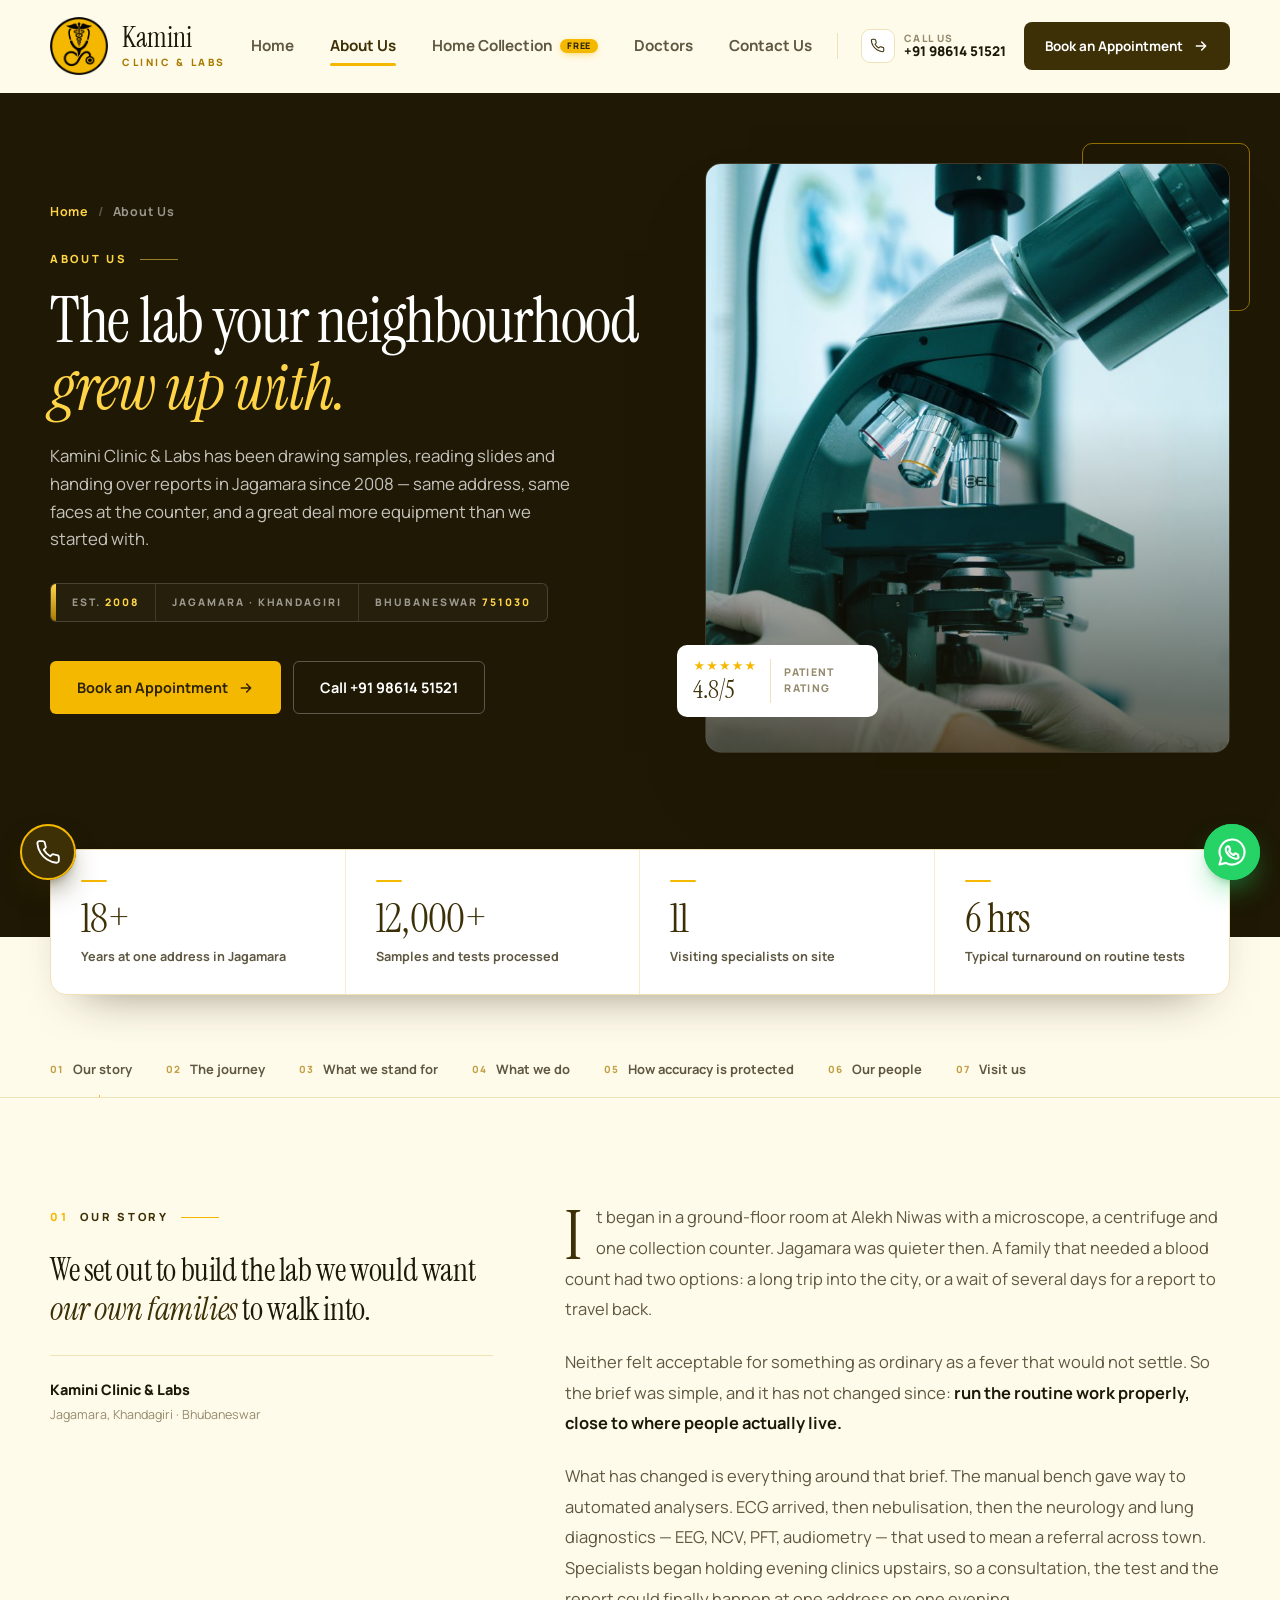
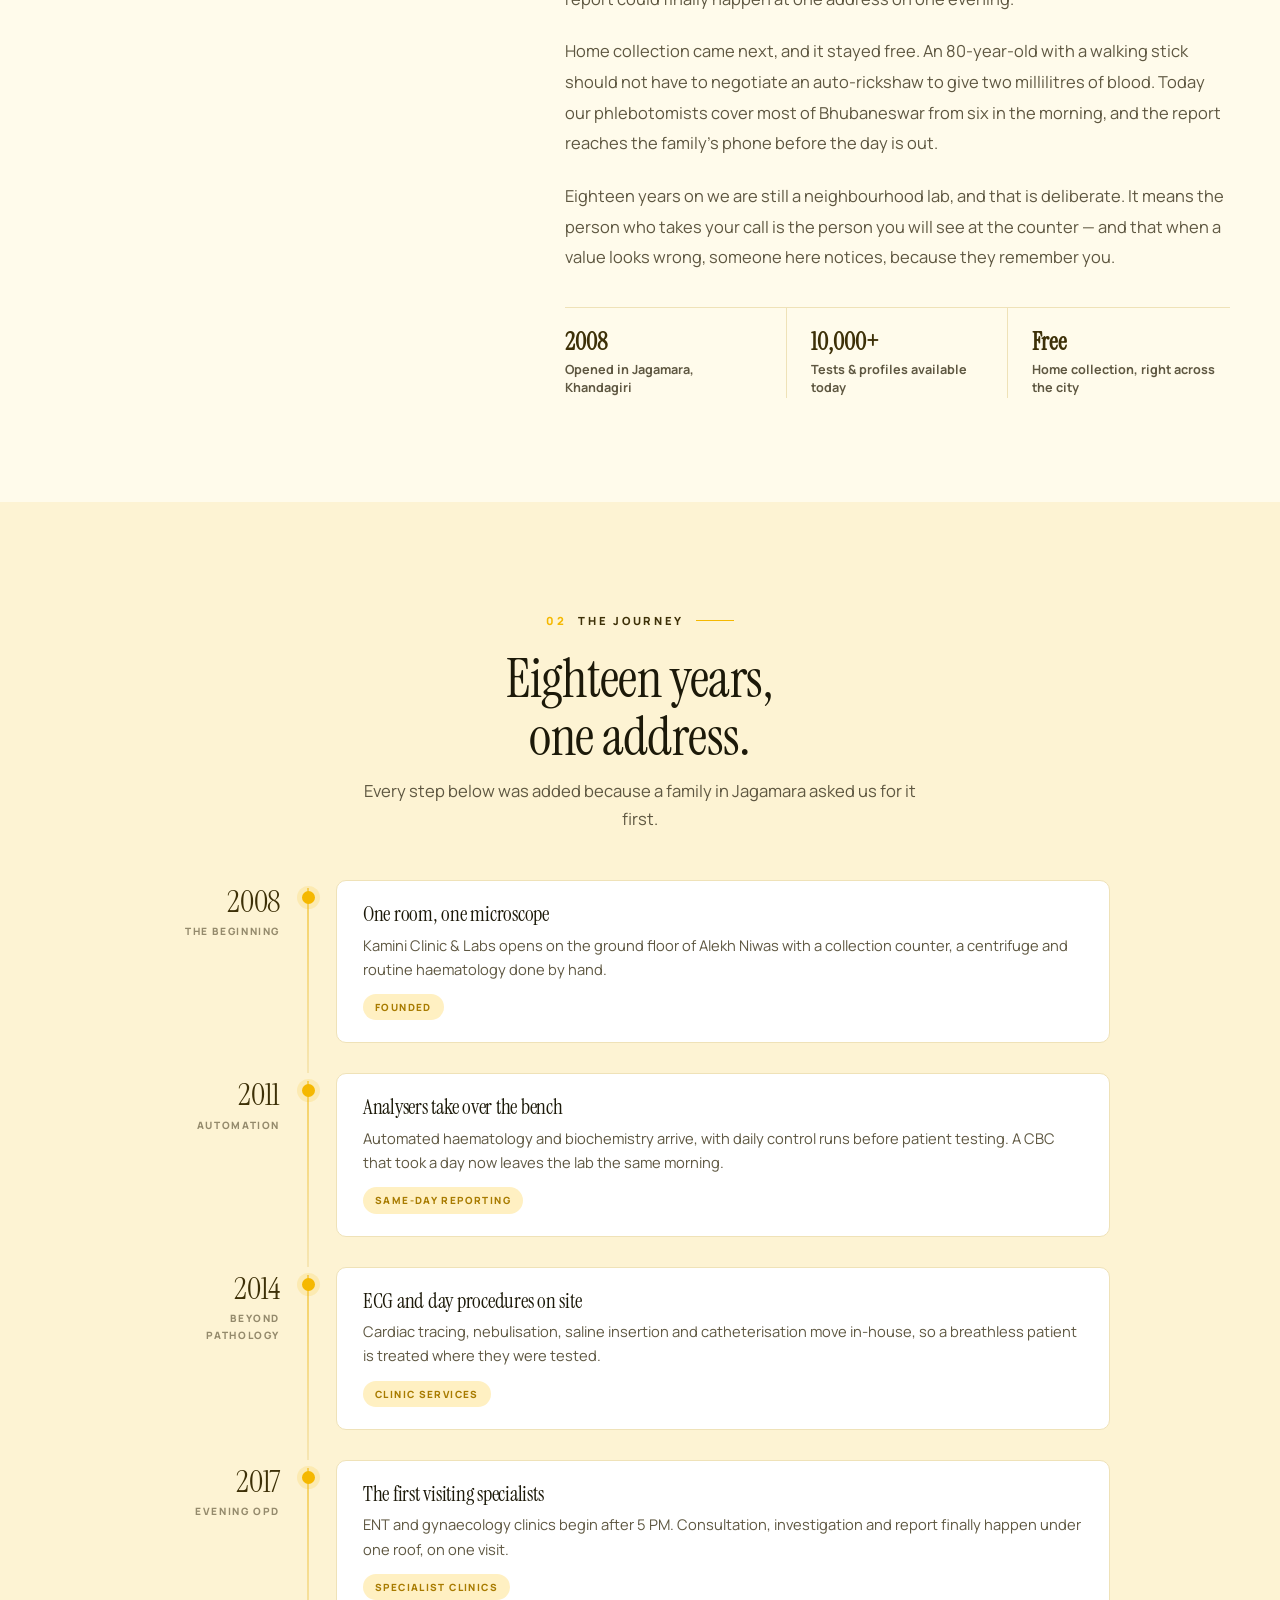
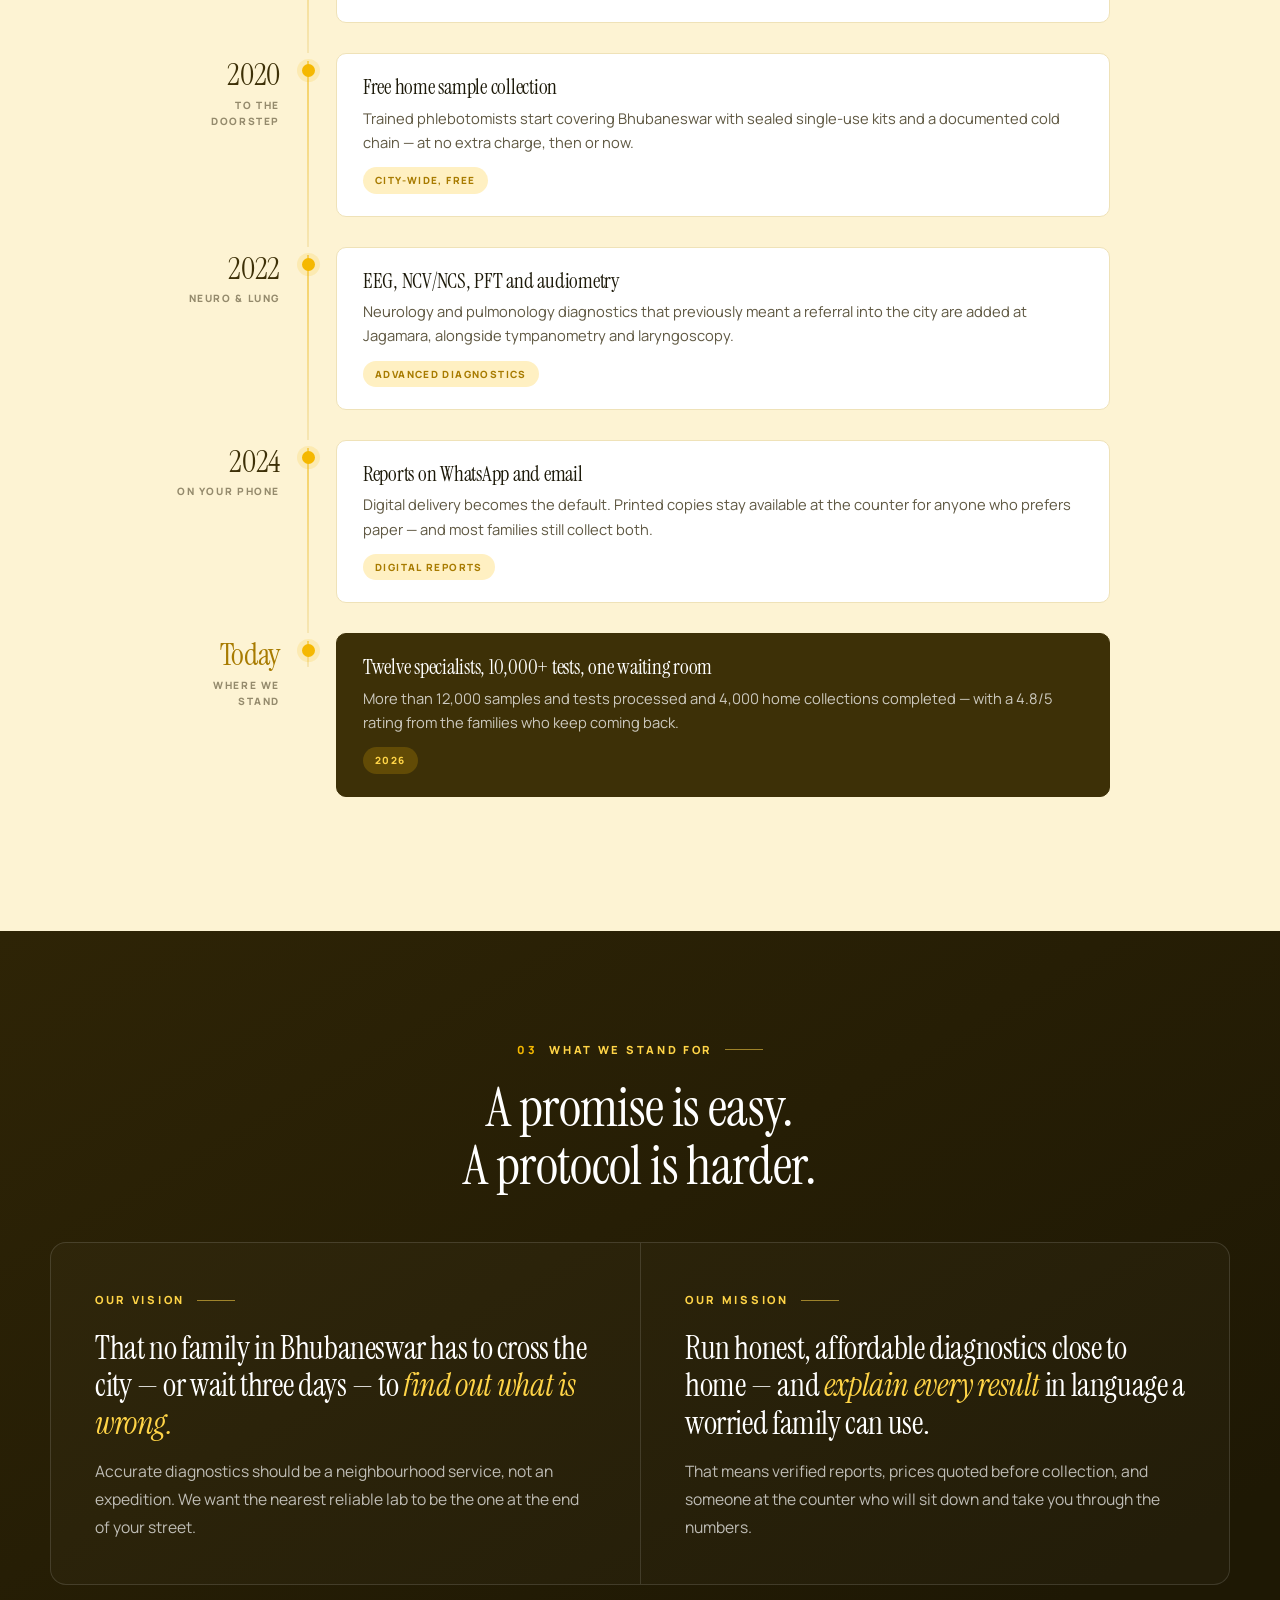
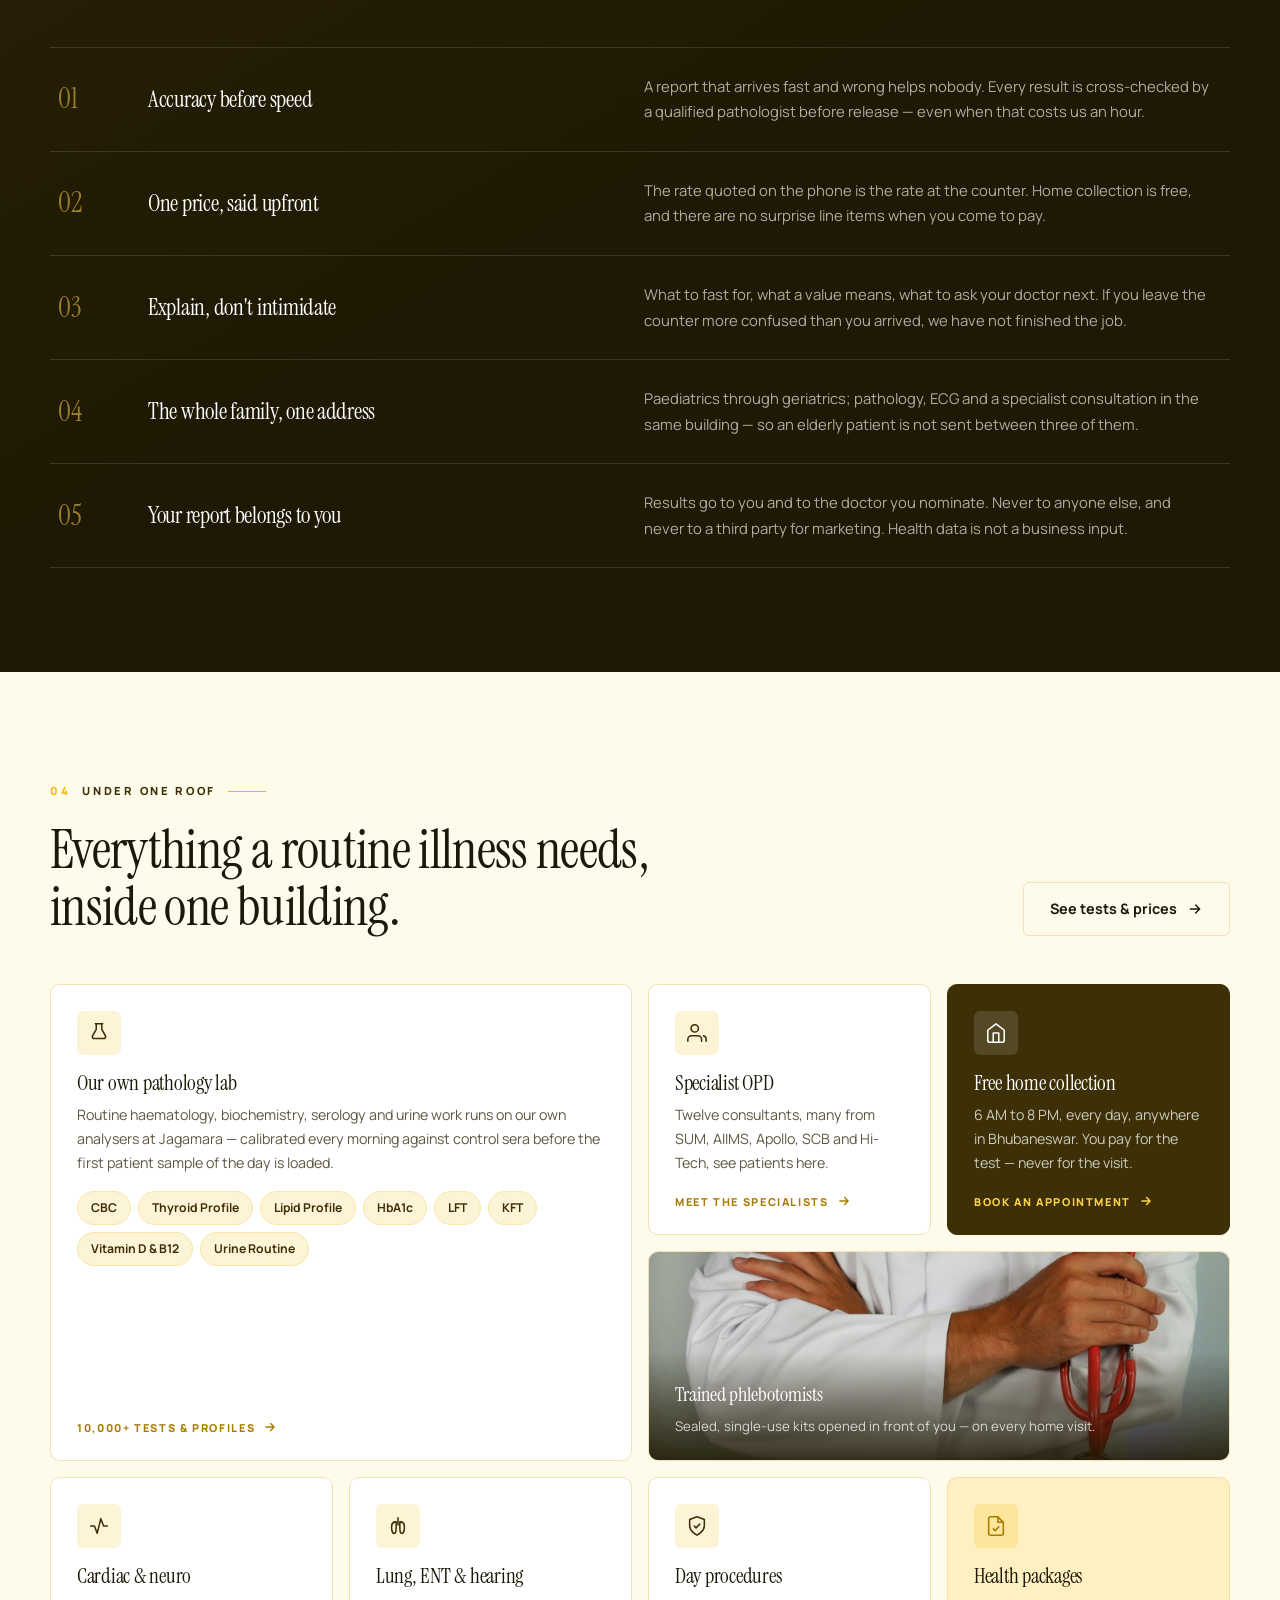
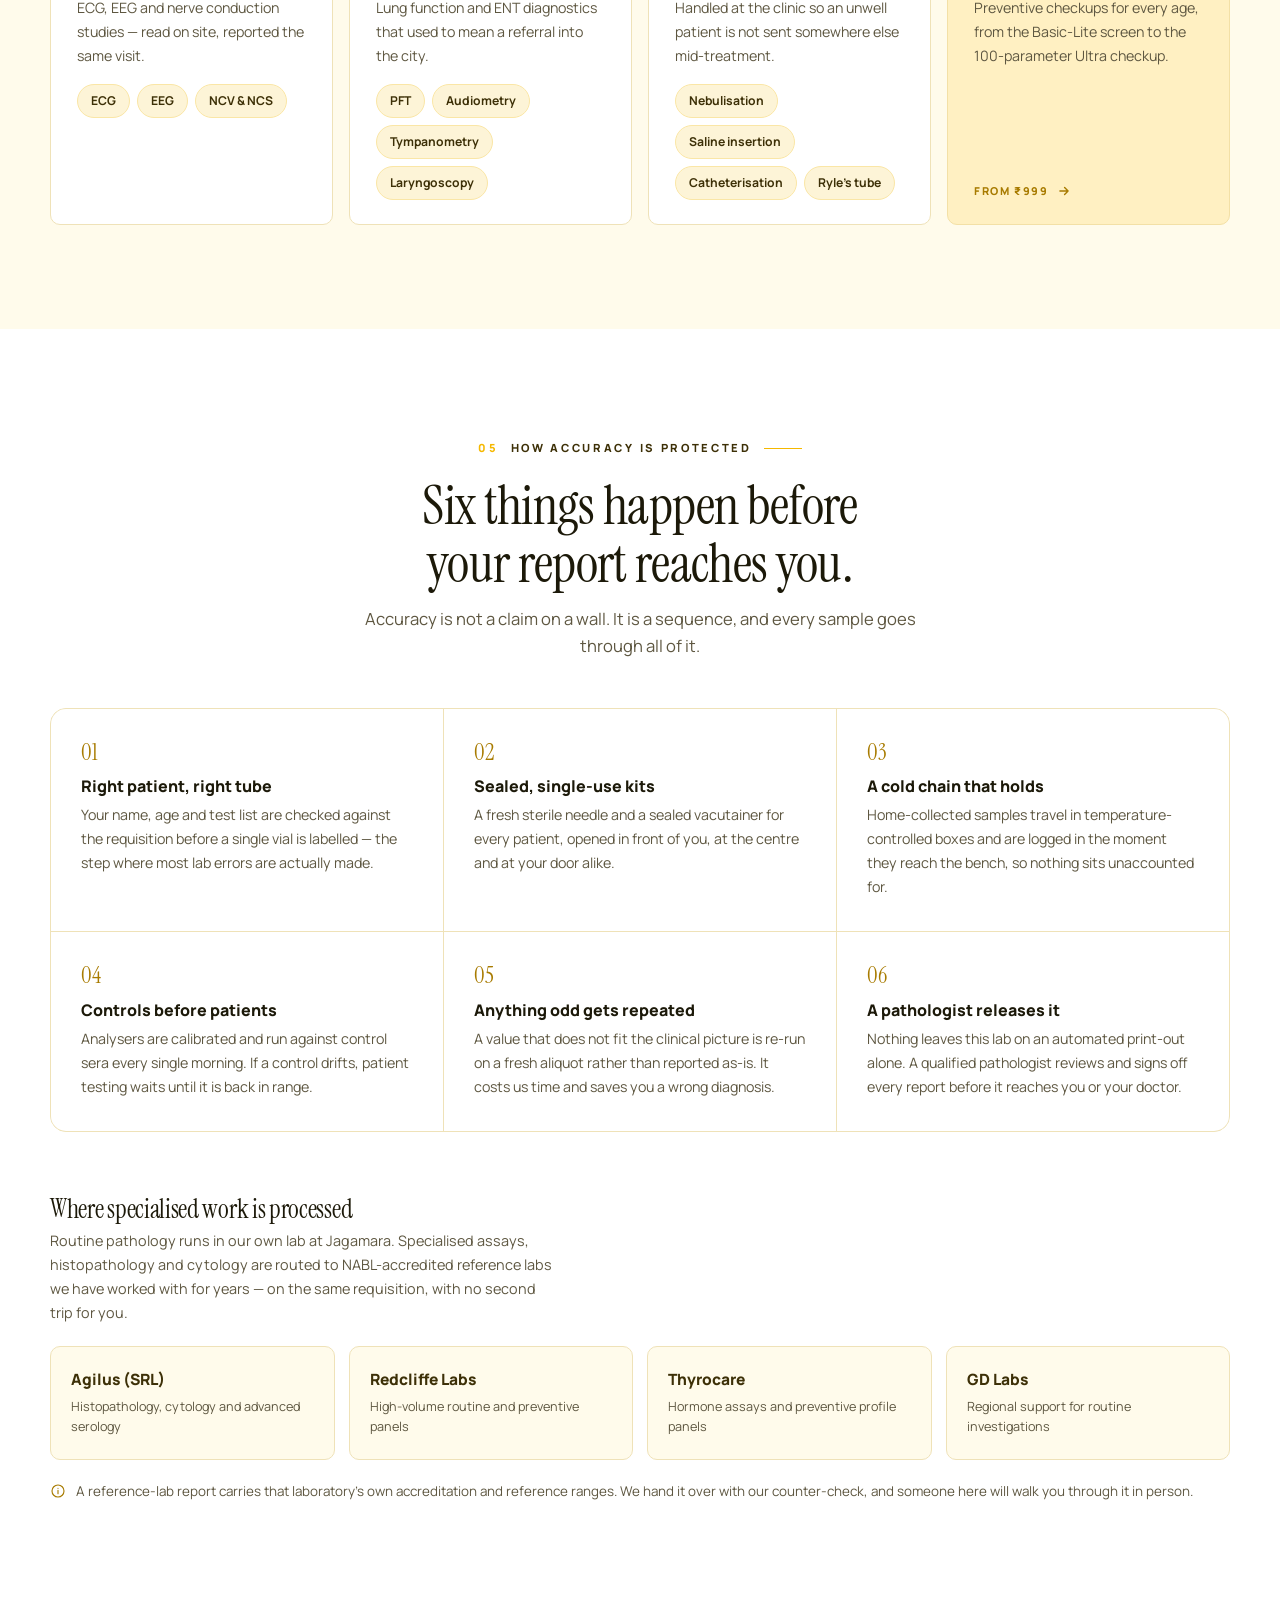
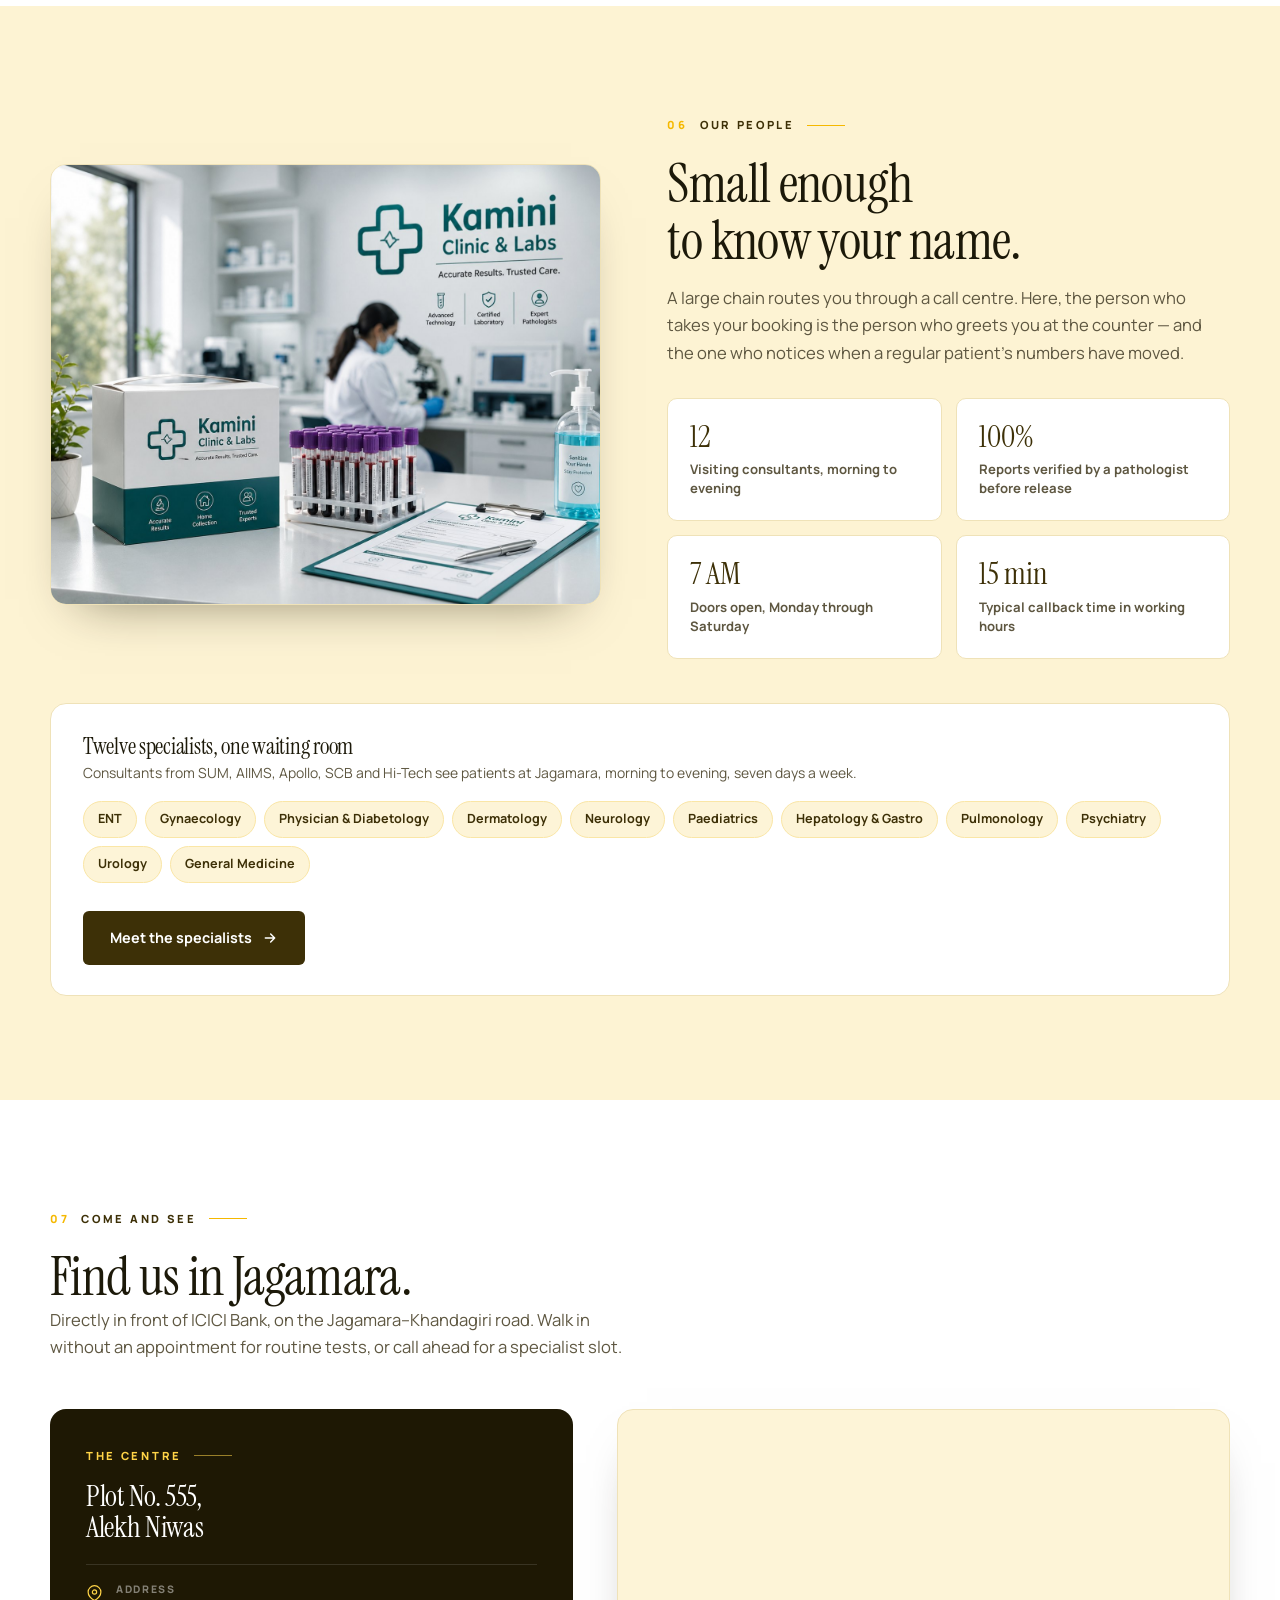
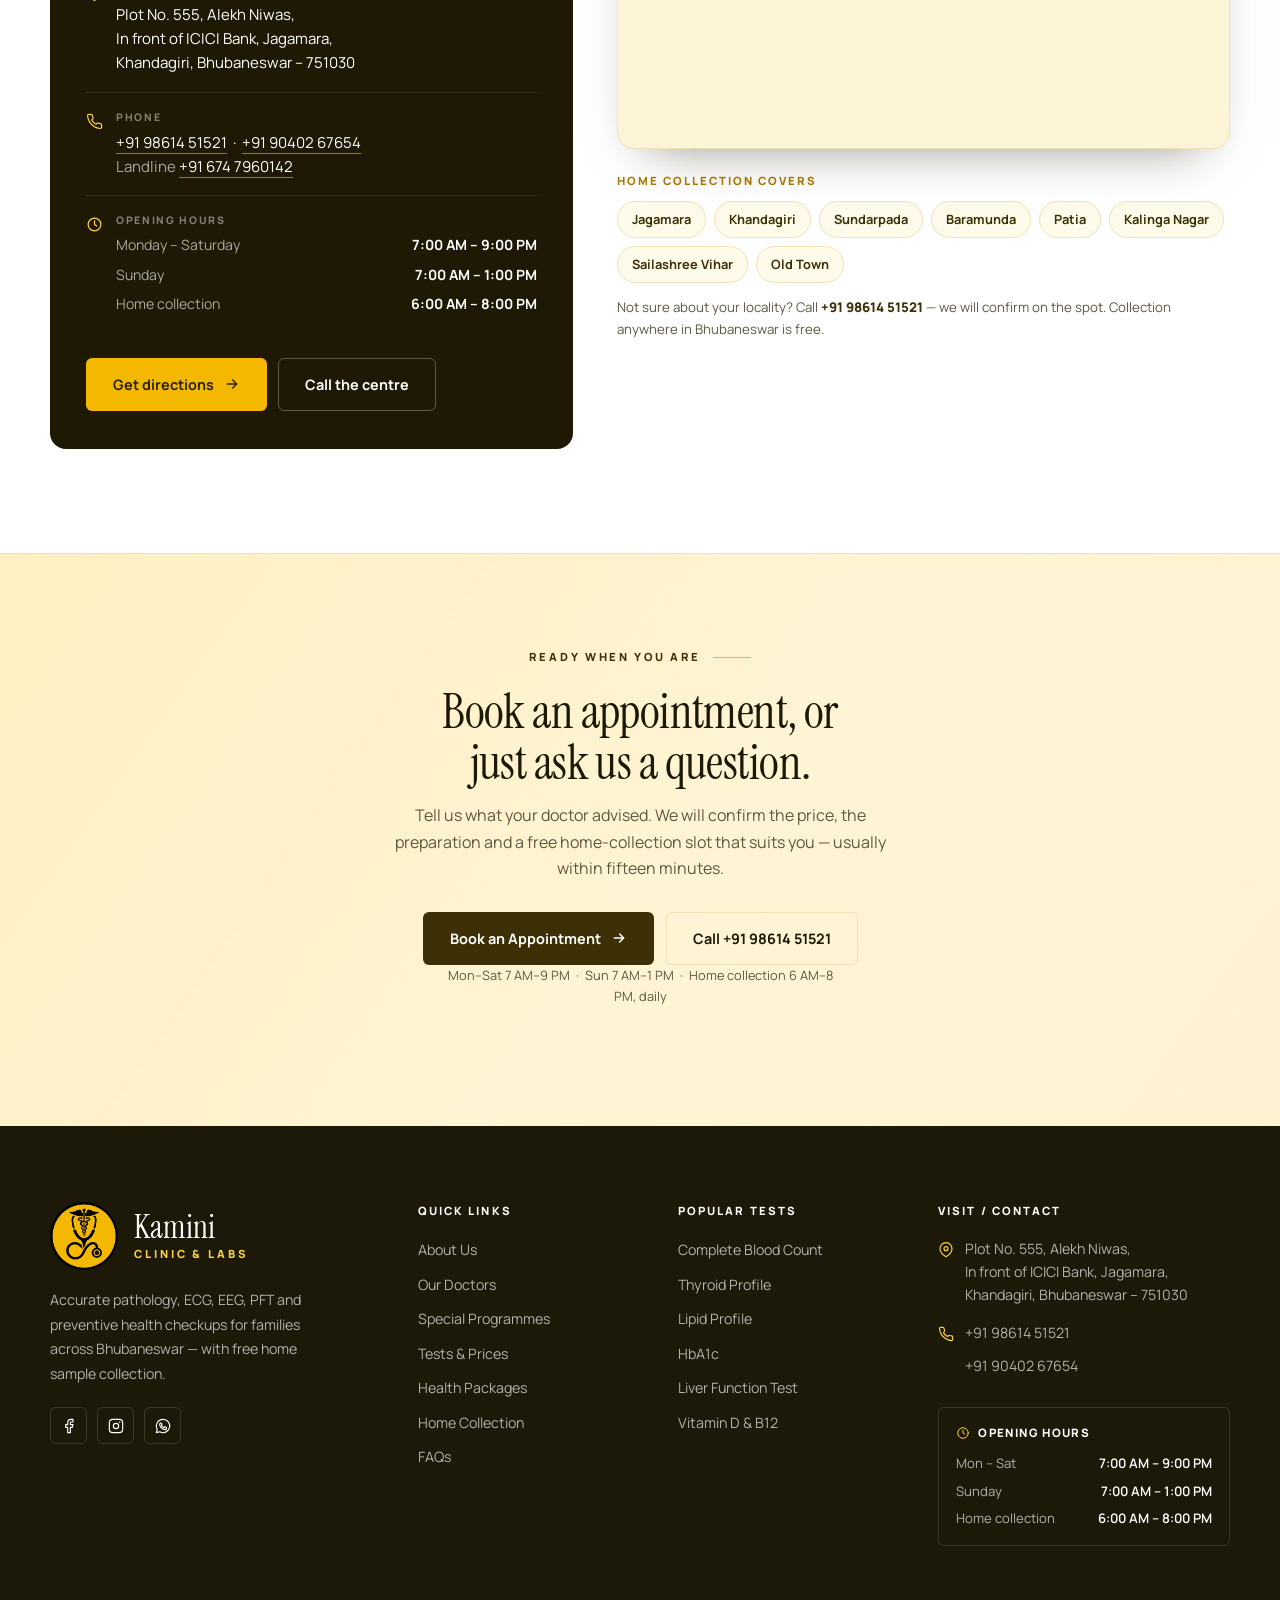
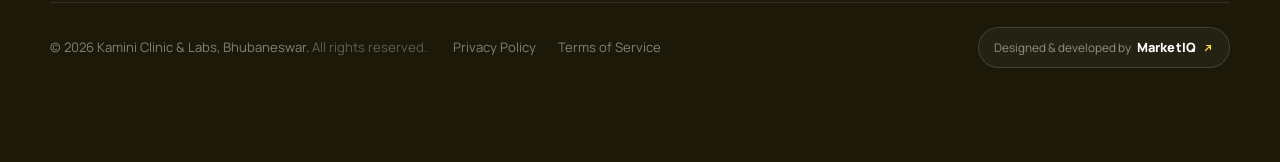
<file: about.html>
<!DOCTYPE html>
<html lang="en">
<head>
<meta charset="UTF-8">
<meta name="viewport" content="width=device-width, initial-scale=1.0">
<title>About Us — Kamini Clinic &amp; Labs, Jagamara, Bhubaneswar</title>
<meta name="description" content="Kamini Clinic &amp; Labs has run diagnostics in Jagamara, Bhubaneswar since 2008 — pathology, ECG, EEG, PFT, twelve visiting specialists and free home sample collection. Our story, values, quality protocol and lab network.">
<meta name="theme-color" content="#1e1804">
<meta name="robots" content="index, follow">
<link rel="canonical" href="https://kaminiclinicandlabs.in/about.html">

<!-- Social preview -->
<meta property="og:type" content="website">
<meta property="og:title" content="About Kamini Clinic &amp; Labs — Diagnostics in Jagamara since 2008">
<meta property="og:description" content="Eighteen years at one address in Jagamara: our own pathology lab, on-site ECG and EEG, twelve visiting specialists and free home sample collection across Bhubaneswar.">
<meta property="og:locale" content="en_IN">
<meta name="twitter:card" content="summary_large_image">

<!-- Icons -->
<link rel="icon" href="favicon.png" type="image/png">
<link rel="apple-touch-icon" href="apple-touch-icon.png">
<link rel="manifest" href="site.webmanifest">

<!-- Fonts -->
<link rel="preconnect" href="https://fonts.googleapis.com">
<link rel="preconnect" href="https://fonts.gstatic.com" crossorigin>
<link href="https://fonts.googleapis.com/css2?family=Instrument+Serif:ital@0;1&family=Manrope:wght@400;500;600;700;800&display=swap" rel="stylesheet">

<!-- Styles -->
<link rel="stylesheet" href="assets/css/style.css">
<link rel="stylesheet" href="assets/css/pages.css">
<link rel="stylesheet" href="assets/css/about.css">

<!-- Photo fallback — must run before any <img> parses so a blocked photo never breaks layout. -->
<script src="assets/js/image-fallback.js"></script>
</head>
<body>
<div id="prog"></div>

<!-- ================= NAV ================= -->
<header id="nav">
  <div class="wrap">
    <nav>
      <a href="index.html#top" class="brand" aria-label="Kamini Clinic and Labs — home">
        <img class="mark" src="Images/brand/kamini-mark.png" width="47" height="47" alt="" aria-hidden="true">
        <span class="wm"><b>Kamini</b><span>Clinic &amp; Labs</span></span>
      </a>

      <div class="nlinks" id="nlinks">
        <a href="index.html#top">Home</a>
        <a href="about.html" class="on" aria-current="page">About Us</a>
        <a href="homecollection.html">Home Collection <i class="nbadge">Free</i></a>
        <a href="doctors.html">Doctors</a>
        <a href="contact.html">Contact Us</a>
        <!-- shown only inside the mobile sheet: the two things the header
             offers on a desktop, which the burger would otherwise swallow -->
        <div class="nsheet">
          <a href="tel:+919861451521" class="nsheet-call">
            <span class="ic"><svg viewBox="0 0 24 24"><path d="M22 16.9v3a2 2 0 0 1-2.2 2 19.8 19.8 0 0 1-8.6-3 19.5 19.5 0 0 1-6-6 19.8 19.8 0 0 1-3-8.7A2 2 0 0 1 4.1 2h3a2 2 0 0 1 2 1.7c.1 1 .4 1.9.7 2.8a2 2 0 0 1-.4 2.1L8.1 9.9a16 16 0 0 0 6 6l1.3-1.3a2 2 0 0 1 2.1-.4c.9.3 1.8.6 2.8.7a2 2 0 0 1 1.7 2z"/></svg></span>
            <span><small>Call the clinic</small><b>+91 98614 51521</b></span>
          </a>
          <a href="index.html#contact" class="btn btn-solid">Book an Appointment <svg viewBox="0 0 24 24"><path d="M5 12h14M13 6l6 6-6 6"/></svg></a>
        </div>
      </div>

      <div class="nact">
        <a href="tel:+919861451521" class="ncall">
          <span class="ic"><svg viewBox="0 0 24 24"><path d="M22 16.9v3a2 2 0 0 1-2.2 2 19.8 19.8 0 0 1-8.6-3 19.5 19.5 0 0 1-6-6 19.8 19.8 0 0 1-3-8.7A2 2 0 0 1 4.1 2h3a2 2 0 0 1 2 1.7c.1 1 .4 1.9.7 2.8a2 2 0 0 1-.4 2.1L8.1 9.9a16 16 0 0 0 6 6l1.3-1.3a2 2 0 0 1 2.1-.4c.9.3 1.8.6 2.8.7a2 2 0 0 1 1.7 2z"/></svg></span>
          <span><small>Call us</small><b>+91 98614 51521</b></span>
        </a>
        <a href="index.html#contact" class="btn btn-solid btn-sm">Book an Appointment <svg viewBox="0 0 24 24"><path d="M5 12h14M13 6l6 6-6 6"/></svg></a>
      </div>
      <button class="burger" id="burger" aria-label="Menu" aria-expanded="false"><span></span><span></span><span></span></button>
    </nav>
  </div>
</header>

<!-- ================= MASTHEAD ================= -->
<section class="ab-mast" id="top">
  <div class="wrap">
    <div class="ab-mgrid">
      <div>
        <nav class="crumb rv" aria-label="Breadcrumb">
          <a href="index.html#top">Home</a><span>/</span>About Us
        </nav>
        <span class="slabel on-dark rv">About us</span>
        <h1 class="rv d1">The lab your neighbourhood <em>grew up with.</em></h1>
        <p class="lede rv d2">Kamini Clinic &amp; Labs has been drawing samples, reading slides and handing over reports in Jagamara since 2008 — same address, same faces at the counter, and a great deal more equipment than we started with.</p>

        <div class="ab-slab rv d3">
          <span>Est. <b>2008</b></span>
          <span>Jagamara · Khandagiri</span>
          <span>Bhubaneswar <b>751030</b></span>
        </div>

        <div class="ab-macts rv d4">
          <a href="index.html#contact" class="btn btn-gold">Book an Appointment <svg viewBox="0 0 24 24"><path d="M5 12h14M13 6l6 6-6 6"/></svg></a>
          <a href="tel:+919861451521" class="btn btn-out on-dark">Call +91 98614 51521</a>
        </div>
      </div>

      <div class="ab-mvis rv d2">
        <span class="ab-mgold" aria-hidden="true"></span>
        <div class="ab-mframe">
          <img src="Images/optimized/hero-section-1.jpg" width="800" height="1200"
               alt="A technologist at the microscope in the Kamini Clinic &amp; Labs laboratory in Jagamara"
               fetchpriority="high" decoding="async" onerror="kFall(this,'scan')">
        </div>
        <div class="ab-mcard">
          <span class="rate">
            <span class="stars" aria-hidden="true">★★★★★</span>
            <b>4.8/5</b>
          </span>
          <span class="dv" aria-hidden="true"></span>
          <small>Patient rating</small>
        </div>
      </div>
    </div>
  </div>
</section>

<!-- ================= STRADDLING STAT BAR ================= -->
<section class="ab-statsec">
  <div class="wrap">
    <div class="ab-stats rv">
      <div class="ab-st">
        <i aria-hidden="true"></i>
        <b data-n="18" data-suf="+">18+</b>
        <span>Years at one address in Jagamara</span>
      </div>
      <div class="ab-st">
        <i aria-hidden="true"></i>
        <b data-n="12000" data-suf="+">12,000+</b>
        <span>Samples and tests processed</span>
      </div>
      <div class="ab-st">
        <i aria-hidden="true"></i>
        <b data-n="11">11</b>
        <span>Visiting specialists on site</span>
      </div>
      <div class="ab-st">
        <i aria-hidden="true"></i>
        <b data-n="6" data-suf=" hrs">6 hrs</b>
        <span>Typical turnaround on routine tests</span>
      </div>
    </div>
  </div>
</section>

<!-- ================= CHAPTER RAIL ================= -->
<nav class="ab-chap" id="chap" aria-label="On this page">
  <div class="wrap">
    <a href="#story"><i>01</i>Our story</a>
    <a href="#journey"><i>02</i>The journey</a>
    <a href="#values"><i>03</i>What we stand for</a>
    <a href="#care"><i>04</i>What we do</a>
    <a href="#quality"><i>05</i>How accuracy is protected</a>
    <a href="#team"><i>06</i>Our people</a>
    <a href="#visit"><i>07</i>Visit us</a>
  </div>
</nav>

<!-- ================= STORY ================= -->
<section class="ab-story ab-anchor" id="story">
  <div class="wrap">
    <div class="ab-sgrid">
      <aside class="ab-saside">
        <span class="slabel rv"><i>01</i> Our story</span>
        <p class="ab-pull rv d1">We set out to build the lab we would want <em>our own families</em> to walk into.</p>
        <div class="ab-sign rv d2">
          <b>Kamini Clinic &amp; Labs</b>
          <span>Jagamara, Khandagiri · Bhubaneswar</span>
        </div>
      </aside>

      <div class="ab-body rv d1">
        <p>It began in a ground-floor room at Alekh Niwas with a microscope, a centrifuge and one collection counter. Jagamara was quieter then. A family that needed a blood count had two options: a long trip into the city, or a wait of several days for a report to travel back.</p>
        <p>Neither felt acceptable for something as ordinary as a fever that would not settle. So the brief was simple, and it has not changed since: <b>run the routine work properly, close to where people actually live.</b></p>
        <p>What has changed is everything around that brief. The manual bench gave way to automated analysers. ECG arrived, then nebulisation, then the neurology and lung diagnostics — EEG, NCV, PFT, audiometry — that used to mean a referral across town. Specialists began holding evening clinics upstairs, so a consultation, the test and the report could finally happen at one address on one evening.</p>
        <p>Home collection came next, and it stayed free. An 80-year-old with a walking stick should not have to negotiate an auto-rickshaw to give two millilitres of blood. Today our phlebotomists cover most of Bhubaneswar from six in the morning, and the report reaches the family's phone before the day is out.</p>
        <p>Eighteen years on we are still a neighbourhood lab, and that is deliberate. It means the person who takes your call is the person you will see at the counter — and that when a value looks wrong, someone here notices, because they remember you.</p>

        <div class="ab-marks">
          <div class="ab-mark"><b>2008</b><span>Opened in Jagamara, Khandagiri</span></div>
          <div class="ab-mark"><b>10,000+</b><span>Tests &amp; profiles available today</span></div>
          <div class="ab-mark"><b>Free</b><span>Home collection, right across the city</span></div>
        </div>
      </div>
    </div>
  </div>
</section>

<!-- ================= JOURNEY ================= -->
<section class="ab-jour ab-anchor" id="journey">
  <div class="wrap">
    <div class="center-head rv">
      <span class="slabel"><i>02</i> The journey</span>
      <h2 class="dsp">Eighteen years,<br>one address.</h2>
      <p class="lede">Every step below was added because a family in Jagamara asked us for it first.</p>
    </div>

    <div class="ab-tl">
      <div class="ab-tli rv">
        <div class="ab-tyear"><b>2008</b><span>The beginning</span></div>
        <div class="ab-tspine"><i aria-hidden="true"></i><b aria-hidden="true"></b></div>
        <div class="ab-tcard">
          <h4>One room, one microscope</h4>
          <p>Kamini Clinic &amp; Labs opens on the ground floor of Alekh Niwas with a collection counter, a centrifuge and routine haematology done by hand.</p>
          <span class="tag">Founded</span>
        </div>
      </div>

      <div class="ab-tli rv">
        <div class="ab-tyear"><b>2011</b><span>Automation</span></div>
        <div class="ab-tspine"><i aria-hidden="true"></i><b aria-hidden="true"></b></div>
        <div class="ab-tcard">
          <h4>Analysers take over the bench</h4>
          <p>Automated haematology and biochemistry arrive, with daily control runs before patient testing. A CBC that took a day now leaves the lab the same morning.</p>
          <span class="tag">Same-day reporting</span>
        </div>
      </div>

      <div class="ab-tli rv">
        <div class="ab-tyear"><b>2014</b><span>Beyond pathology</span></div>
        <div class="ab-tspine"><i aria-hidden="true"></i><b aria-hidden="true"></b></div>
        <div class="ab-tcard">
          <h4>ECG and day procedures on site</h4>
          <p>Cardiac tracing, nebulisation, saline insertion and catheterisation move in-house, so a breathless patient is treated where they were tested.</p>
          <span class="tag">Clinic services</span>
        </div>
      </div>

      <div class="ab-tli rv">
        <div class="ab-tyear"><b>2017</b><span>Evening OPD</span></div>
        <div class="ab-tspine"><i aria-hidden="true"></i><b aria-hidden="true"></b></div>
        <div class="ab-tcard">
          <h4>The first visiting specialists</h4>
          <p>ENT and gynaecology clinics begin after 5 PM. Consultation, investigation and report finally happen under one roof, on one visit.</p>
          <span class="tag">Specialist clinics</span>
        </div>
      </div>

      <div class="ab-tli rv">
        <div class="ab-tyear"><b>2020</b><span>To the doorstep</span></div>
        <div class="ab-tspine"><i aria-hidden="true"></i><b aria-hidden="true"></b></div>
        <div class="ab-tcard">
          <h4>Free home sample collection</h4>
          <p>Trained phlebotomists start covering Bhubaneswar with sealed single-use kits and a documented cold chain — at no extra charge, then or now.</p>
          <span class="tag">City-wide, free</span>
        </div>
      </div>

      <div class="ab-tli rv">
        <div class="ab-tyear"><b>2022</b><span>Neuro &amp; lung</span></div>
        <div class="ab-tspine"><i aria-hidden="true"></i><b aria-hidden="true"></b></div>
        <div class="ab-tcard">
          <h4>EEG, NCV/NCS, PFT and audiometry</h4>
          <p>Neurology and pulmonology diagnostics that previously meant a referral into the city are added at Jagamara, alongside tympanometry and laryngoscopy.</p>
          <span class="tag">Advanced diagnostics</span>
        </div>
      </div>

      <div class="ab-tli rv">
        <div class="ab-tyear"><b>2024</b><span>On your phone</span></div>
        <div class="ab-tspine"><i aria-hidden="true"></i><b aria-hidden="true"></b></div>
        <div class="ab-tcard">
          <h4>Reports on WhatsApp and email</h4>
          <p>Digital delivery becomes the default. Printed copies stay available at the counter for anyone who prefers paper — and most families still collect both.</p>
          <span class="tag">Digital reports</span>
        </div>
      </div>

      <div class="ab-tli now rv">
        <div class="ab-tyear"><b>Today</b><span>Where we stand</span></div>
        <div class="ab-tspine"><i aria-hidden="true"></i><b aria-hidden="true"></b></div>
        <div class="ab-tcard">
          <h4>Twelve specialists, 10,000+ tests, one waiting room</h4>
          <p>More than 12,000 samples and tests processed and 4,000 home collections completed — with a 4.8/5 rating from the families who keep coming back.</p>
          <span class="tag">2026</span>
        </div>
      </div>
    </div>
  </div>
</section>

<!-- ================= VISION · MISSION · VALUES ================= -->
<section class="ab-vm ab-anchor" id="values">
  <div class="wrap">
    <div class="center-head rv">
      <span class="slabel on-dark"><i>03</i> What we stand for</span>
      <h2 class="dsp">A promise is easy.<br>A protocol is harder.</h2>
    </div>

    <div class="ab-vmg rv">
      <div class="ab-vmc">
        <span class="slabel on-dark">Our vision</span>
        <h3>That no family in Bhubaneswar has to cross the city — or wait three days — to <em>find out what is wrong.</em></h3>
        <p>Accurate diagnostics should be a neighbourhood service, not an expedition. We want the nearest reliable lab to be the one at the end of your street.</p>
      </div>
      <div class="ab-vmc">
        <span class="slabel on-dark">Our mission</span>
        <h3>Run honest, affordable diagnostics close to home — and <em>explain every result</em> in language a worried family can use.</h3>
        <p>That means verified reports, prices quoted before collection, and someone at the counter who will sit down and take you through the numbers.</p>
      </div>
    </div>

    <div class="ab-vals">
      <div class="ab-val rv">
        <span class="n">01</span>
        <h4>Accuracy before speed</h4>
        <p>A report that arrives fast and wrong helps nobody. Every result is cross-checked by a qualified pathologist before release — even when that costs us an hour.</p>
      </div>
      <div class="ab-val rv">
        <span class="n">02</span>
        <h4>One price, said upfront</h4>
        <p>The rate quoted on the phone is the rate at the counter. Home collection is free, and there are no surprise line items when you come to pay.</p>
      </div>
      <div class="ab-val rv">
        <span class="n">03</span>
        <h4>Explain, don't intimidate</h4>
        <p>What to fast for, what a value means, what to ask your doctor next. If you leave the counter more confused than you arrived, we have not finished the job.</p>
      </div>
      <div class="ab-val rv">
        <span class="n">04</span>
        <h4>The whole family, one address</h4>
        <p>Paediatrics through geriatrics; pathology, ECG and a specialist consultation in the same building — so an elderly patient is not sent between three of them.</p>
      </div>
      <div class="ab-val rv">
        <span class="n">05</span>
        <h4>Your report belongs to you</h4>
        <p>Results go to you and to the doctor you nominate. Never to anyone else, and never to a third party for marketing. Health data is not a business input.</p>
      </div>
    </div>
  </div>
</section>

<!-- ================= WHAT WE DO ================= -->
<section class="ab-do ab-anchor" id="care">
  <div class="wrap">
    <div class="shead">
      <div class="l">
        <span class="slabel rv"><i>04</i> Under one roof</span>
        <h2 class="dsp rv d1">Everything a routine illness needs,<br>inside one building.</h2>
      </div>
      <a href="index.html#tests" class="btn btn-out rv d2">See tests &amp; prices <svg viewBox="0 0 24 24"><path d="M5 12h14M13 6l6 6-6 6"/></svg></a>
    </div>

    <div class="ab-bento">
      <a href="index.html#tests" class="ab-bt w2 h2 rv">
        <span class="ic"><svg viewBox="0 0 24 24"><path d="M9 2v6l-4 7a2 2 0 0 0 2 3h10a2 2 0 0 0 2-3l-4-7V2M8 2h8"/></svg></span>
        <h4>Our own pathology lab</h4>
        <p>Routine haematology, biochemistry, serology and urine work runs on our own analysers at Jagamara — calibrated every morning against control sera before the first patient sample of the day is loaded.</p>
        <ul class="ab-btags">
          <li>CBC</li><li>Thyroid Profile</li><li>Lipid Profile</li><li>HbA1c</li>
          <li>LFT</li><li>KFT</li><li>Vitamin D &amp; B12</li><li>Urine Routine</li>
        </ul>
        <span class="k">10,000+ tests &amp; profiles <svg viewBox="0 0 24 24"><path d="M5 12h14M13 6l6 6-6 6"/></svg></span>
      </a>

      <a href="doctors.html" class="ab-bt rv d1">
        <span class="ic"><svg viewBox="0 0 24 24"><path d="M17 21v-2a4 4 0 0 0-4-4H6a4 4 0 0 0-4 4v2"/><circle cx="9.5" cy="7" r="4"/><path d="M22 21v-2a4 4 0 0 0-3-3.9"/></svg></span>
        <h4>Specialist OPD</h4>
        <p>Twelve consultants, many from SUM, AIIMS, Apollo, SCB and Hi-Tech, see patients here.</p>
        <span class="k">Meet the specialists <svg viewBox="0 0 24 24"><path d="M5 12h14M13 6l6 6-6 6"/></svg></span>
      </a>

      <a href="homecollection.html" class="ab-bt dark rv d2">
        <span class="ic"><svg viewBox="0 0 24 24"><path d="M3 9l9-7 9 7v11a2 2 0 0 1-2 2H5a2 2 0 0 1-2-2z"/><path d="M9 22V12h6v10"/></svg></span>
        <h4>Free home collection</h4>
        <p>6 AM to 8 PM, every day, anywhere in Bhubaneswar. You pay for the test — never for the visit.</p>
        <span class="k">Book an Appointment <svg viewBox="0 0 24 24"><path d="M5 12h14M13 6l6 6-6 6"/></svg></span>
      </a>

      <figure class="ab-bt photo w2 rv d1">
        <img src="Images/optimized/expert-care.jpg" width="1400" height="788" loading="lazy" decoding="async"
             alt="A phlebotomist from Kamini Clinic &amp; Labs preparing a sealed single-use collection kit"
             onerror="kFall(this,'fam')">
        <figcaption>
          <b>Trained phlebotomists</b>
          <span>Sealed, single-use kits opened in front of you — on every home visit.</span>
        </figcaption>
      </figure>

      <div class="ab-bt rv">
        <span class="ic"><svg viewBox="0 0 24 24"><path d="M3 12h4l3 8 4-16 3 8h4"/></svg></span>
        <h4>Cardiac &amp; neuro</h4>
        <p>ECG, EEG and nerve conduction studies — read on site, reported the same visit.</p>
        <ul class="ab-btags"><li>ECG</li><li>EEG</li><li>NCV &amp; NCS</li></ul>
      </div>

      <div class="ab-bt rv d1">
        <span class="ic"><svg viewBox="0 0 24 24"><path d="M12 3v8"/><path d="M9.5 7.5C7 7.5 5 9.5 5 13c0 3 .5 5.5 1.5 6.5S9 20 9.5 18.5c.4-1.2.5-3 .5-5.5V7.5z"/><path d="M14.5 7.5c2.5 0 4.5 2 4.5 5.5 0 3-.5 5.5-1.5 6.5S15 20 14.5 18.5c-.4-1.2-.5-3-.5-5.5V7.5z"/></svg></span>
        <h4>Lung, ENT &amp; hearing</h4>
        <p>Lung function and ENT diagnostics that used to mean a referral into the city.</p>
        <ul class="ab-btags"><li>PFT</li><li>Audiometry</li><li>Tympanometry</li><li>Laryngoscopy</li></ul>
      </div>

      <div class="ab-bt rv d2">
        <span class="ic"><svg viewBox="0 0 24 24"><path d="M12 22s8-4 8-10V5l-8-3-8 3v7c0 6 8 10 8 10z"/><path d="M9 12l2 2 4-4"/></svg></span>
        <h4>Day procedures</h4>
        <p>Handled at the clinic so an unwell patient is not sent somewhere else mid-treatment.</p>
        <ul class="ab-btags"><li>Nebulisation</li><li>Saline insertion</li><li>Catheterisation</li><li>Ryle's tube</li></ul>
      </div>

      <a href="index.html#packages" class="ab-bt brass rv d3">
        <span class="ic"><svg viewBox="0 0 24 24"><path d="M14 2H6a2 2 0 0 0-2 2v16a2 2 0 0 0 2 2h12a2 2 0 0 0 2-2V8z"/><path d="M14 2v6h6M9 15l2 2 4-4"/></svg></span>
        <h4>Health packages</h4>
        <p>Preventive checkups for every age, from the Basic-Lite screen to the 100-parameter Ultra checkup.</p>
        <span class="k">From ₹999 <svg viewBox="0 0 24 24"><path d="M5 12h14M13 6l6 6-6 6"/></svg></span>
      </a>
    </div>
  </div>
</section>

<!-- ================= QUALITY PROTOCOL + NETWORK ================= -->
<section class="ab-qa ab-anchor" id="quality">
  <div class="wrap">
    <div class="center-head rv">
      <span class="slabel"><i>05</i> How accuracy is protected</span>
      <h2 class="dsp">Six things happen before<br>your report reaches you.</h2>
      <p class="lede">Accuracy is not a claim on a wall. It is a sequence, and every sample goes through all of it.</p>
    </div>

    <div class="ab-pgrid rv">
      <div class="ab-pc">
        <span class="n">01</span>
        <h4>Right patient, right tube</h4>
        <p>Your name, age and test list are checked against the requisition before a single vial is labelled — the step where most lab errors are actually made.</p>
      </div>
      <div class="ab-pc">
        <span class="n">02</span>
        <h4>Sealed, single-use kits</h4>
        <p>A fresh sterile needle and a sealed vacutainer for every patient, opened in front of you, at the centre and at your door alike.</p>
      </div>
      <div class="ab-pc">
        <span class="n">03</span>
        <h4>A cold chain that holds</h4>
        <p>Home-collected samples travel in temperature-controlled boxes and are logged in the moment they reach the bench, so nothing sits unaccounted for.</p>
      </div>
      <div class="ab-pc">
        <span class="n">04</span>
        <h4>Controls before patients</h4>
        <p>Analysers are calibrated and run against control sera every single morning. If a control drifts, patient testing waits until it is back in range.</p>
      </div>
      <div class="ab-pc">
        <span class="n">05</span>
        <h4>Anything odd gets repeated</h4>
        <p>A value that does not fit the clinical picture is re-run on a fresh aliquot rather than reported as-is. It costs us time and saves you a wrong diagnosis.</p>
      </div>
      <div class="ab-pc">
        <span class="n">06</span>
        <h4>A pathologist releases it</h4>
        <p>Nothing leaves this lab on an automated print-out alone. A qualified pathologist reviews and signs off every report before it reaches you or your doctor.</p>
      </div>
    </div>

    <div class="ab-net rv">
      <div class="ab-nhead">
        <div>
          <h3>Where specialised work is processed</h3>
          <p>Routine pathology runs in our own lab at Jagamara. Specialised assays, histopathology and cytology are routed to NABL-accredited reference labs we have worked with for years — on the same requisition, with no second trip for you.</p>
        </div>
      </div>
      <div class="ab-ngrid">
        <div class="ab-nc"><b>Agilus (SRL)</b><span>Histopathology, cytology and advanced serology</span></div>
        <div class="ab-nc"><b>Redcliffe Labs</b><span>High-volume routine and preventive panels</span></div>
        <div class="ab-nc"><b>Thyrocare</b><span>Hormone assays and preventive profile panels</span></div>
        <div class="ab-nc"><b>GD Labs</b><span>Regional support for routine investigations</span></div>
      </div>
      <p class="ab-nfoot">
        <svg viewBox="0 0 24 24"><circle cx="12" cy="12" r="9"/><path d="M12 16v-5M12 8h.01"/></svg>
        <span>A reference-lab report carries that laboratory's own accreditation and reference ranges. We hand it over with our counter-check, and someone here will walk you through it in person.</span>
      </p>
    </div>
  </div>
</section>

<!-- ================= PEOPLE ================= -->
<section class="ab-team ab-anchor" id="team">
  <div class="wrap">
    <div class="ab-tgrid">
      <div class="ab-tphoto rv">
        <img src="Images/optimized/home-trust.jpg" width="1386" height="1135" loading="lazy" decoding="async"
             alt="A family being looked after by the team at Kamini Clinic &amp; Labs"
             onerror="kFall(this,'fam')">
      </div>
      <div>
        <span class="slabel rv"><i>06</i> Our people</span>
        <h2 class="dsp rv d1" style="margin:18px 0 14px">Small enough<br>to know your name.</h2>
        <p class="lede rv d2">A large chain routes you through a call centre. Here, the person who takes your booking is the person who greets you at the counter — and the one who notices when a regular patient's numbers have moved.</p>

        <div class="ab-roles rv d3">
          <div class="ab-role"><b>12</b><span>Visiting consultants, morning to evening</span></div>
          <div class="ab-role"><b>100%</b><span>Reports verified by a pathologist before release</span></div>
          <div class="ab-role"><b>7 AM</b><span>Doors open, Monday through Saturday</span></div>
          <div class="ab-role"><b>15 min</b><span>Typical callback time in working hours</span></div>
        </div>
      </div>
    </div>

    <div class="ab-ribbon rv">
      <div>
        <h4>Twelve specialists, one waiting room</h4>
        <p>Consultants from SUM, AIIMS, Apollo, SCB and Hi-Tech see patients at Jagamara, morning to evening, seven days a week.</p>
        <ul class="ab-specs">
          <li>ENT</li><li>Gynaecology</li><li>Physician &amp; Diabetology</li><li>Dermatology</li>
          <li>Neurology</li><li>Paediatrics</li><li>Hepatology &amp; Gastro</li><li>Pulmonology</li><li>Psychiatry</li>
          <li>Urology</li><li>General Medicine</li>
        </ul>
      </div>
      <a href="doctors.html" class="btn btn-solid">Meet the specialists <svg viewBox="0 0 24 24"><path d="M5 12h14M13 6l6 6-6 6"/></svg></a>
    </div>
  </div>
</section>

<!-- ================= VISIT ================= -->
<section class="ab-visit ab-anchor" id="visit">
  <div class="wrap">
    <div class="shead">
      <div class="l">
        <span class="slabel rv"><i>07</i> Come and see</span>
        <h2 class="dsp rv d1">Find us in Jagamara.</h2>
        <p class="lede rv d2">Directly in front of ICICI Bank, on the Jagamara–Khandagiri road. Walk in without an appointment for routine tests, or call ahead for a specialist slot.</p>
      </div>
    </div>

    <div class="ab-vgrid">
      <div class="ab-vcard rv">
        <span class="slabel on-dark">The centre</span>
        <h3>Plot No. 555,<br>Alekh Niwas</h3>

        <div class="ab-vrow">
          <svg viewBox="0 0 24 24"><path d="M21 10c0 7-9 12-9 12s-9-5-9-12a9 9 0 0 1 18 0z"/><circle cx="12" cy="10" r="3"/></svg>
          <dl>
            <dt>Address</dt>
            <dd>Plot No. 555, Alekh Niwas,<br>In front of ICICI Bank, Jagamara,<br>Khandagiri, Bhubaneswar – 751030</dd>
          </dl>
        </div>

        <div class="ab-vrow">
          <svg viewBox="0 0 24 24"><path d="M22 16.9v3a2 2 0 0 1-2.2 2 19.8 19.8 0 0 1-8.6-3 19.5 19.5 0 0 1-6-6 19.8 19.8 0 0 1-3-8.7A2 2 0 0 1 4.1 2h3a2 2 0 0 1 2 1.7c.1 1 .4 1.9.7 2.8a2 2 0 0 1-.4 2.1L8.1 9.9a16 16 0 0 0 6 6l1.3-1.3a2 2 0 0 1 2.1-.4c.9.3 1.8.6 2.8.7a2 2 0 0 1 1.7 2z"/></svg>
          <dl>
            <dt>Phone</dt>
            <dd><a href="tel:+919861451521">+91 98614 51521</a> &nbsp;·&nbsp; <a href="tel:+919040267654">+91 90402 67654</a><br><em>Landline</em> <a href="tel:+916747960142">+91 674 7960142</a></dd>
          </dl>
        </div>

        <div class="ab-vrow">
          <svg viewBox="0 0 24 24"><circle cx="12" cy="12" r="9"/><path d="M12 7v5l3 2"/></svg>
          <dl>
            <dt>Opening hours</dt>
            <dd>
              <div class="ab-vhours"><span>Monday – Saturday</span><span>7:00 AM – 9:00 PM</span></div>
              <div class="ab-vhours"><span>Sunday</span><span>7:00 AM – 1:00 PM</span></div>
              <div class="ab-vhours"><span>Home collection</span><span>6:00 AM – 8:00 PM</span></div>
            </dd>
          </dl>
        </div>

        <div class="ab-vacts">
          <a href="https://www.google.com/maps/dir/?api=1&destination=Kamini%20Clinic%20%26%20Labs%2C%20Plot%20No.%20555%2C%20Alekh%20Niwas%2C%20Jagamara%2C%20Khandagiri%2C%20Bhubaneswar%20751030"
             target="_blank" rel="noopener" class="btn btn-gold">Get directions <svg viewBox="0 0 24 24"><path d="M5 12h14M13 6l6 6-6 6"/></svg></a>
          <a href="tel:+919861451521" class="btn btn-out on-dark">Call the centre</a>
        </div>
      </div>

      <div class="rv d1">
        <div class="ab-map">
          <iframe title="Map showing Kamini Clinic &amp; Labs, Jagamara, Khandagiri, Bhubaneswar"
                  src="https://www.google.com/maps?q=Alekh%20Niwas%2C%20Jagamara%2C%20Khandagiri%2C%20Bhubaneswar%2C%20Odisha%20751030&output=embed"
                  loading="lazy" referrerpolicy="no-referrer-when-downgrade" allowfullscreen></iframe>
        </div>
        <div class="ab-areas">
          <h4>Home collection covers</h4>
          <ul>
            <li>Jagamara</li><li>Khandagiri</li><li>Sundarpada</li><li>Baramunda</li>
            <li>Patia</li><li>Kalinga Nagar</li><li>Sailashree Vihar</li><li>Old Town</li>
          </ul>
          <p>Not sure about your locality? Call <a href="tel:+919861451521" style="color:var(--teal);font-weight:800">+91 98614 51521</a> — we will confirm on the spot. Collection anywhere in Bhubaneswar is free.</p>
        </div>
      </div>
    </div>
  </div>
</section>

<!-- ================= CLOSING CTA ================= -->
<section class="ab-cta">
  <div class="wrap">
    <span class="slabel rv">Ready when you are</span>
    <h2 class="dsp rv d1">Book an appointment, or just ask us a question.</h2>
    <p class="rv d2">Tell us what your doctor advised. We will confirm the price, the preparation and a free home-collection slot that suits you — usually within fifteen minutes.</p>
    <div class="ab-cacts rv d3">
      <a href="index.html#contact" class="btn btn-solid">Book an Appointment <svg viewBox="0 0 24 24"><path d="M5 12h14M13 6l6 6-6 6"/></svg></a>
      <a href="tel:+919861451521" class="btn btn-out">Call +91 98614 51521</a>
    </div>
    <p class="ab-cnote rv d4">Mon–Sat 7 AM–9 PM &nbsp;·&nbsp; Sun 7 AM–1 PM &nbsp;·&nbsp; Home collection 6 AM–8 PM, daily</p>
  </div>
</section>

<!-- ================= FOOTER ================= -->
<footer>
  <div class="wrap">
    <div class="fgrid2">
      <div class="fbrand">
        <a href="index.html#top" class="brand">
          <img class="mark" src="Images/brand/kamini-mark.png" width="47" height="47" alt="" aria-hidden="true">
          <span class="wm"><b>Kamini</b><span>Clinic &amp; Labs</span></span>
        </a>
        <p class="fabout">Accurate pathology, ECG, EEG, PFT and preventive health checkups for families across Bhubaneswar — with free home sample collection.</p>
        <div class="fsoc">
          <a href="#" aria-label="Facebook"><svg viewBox="0 0 24 24" fill="currentColor" stroke="none"><path d="M18 2h-3a5 5 0 0 0-5 5v3H7v4h3v8h4v-8h3l1-4h-4V7a1 1 0 0 1 1-1h3z"/></svg></a>
          <a href="#" aria-label="Instagram"><svg viewBox="0 0 24 24"><rect x="2" y="2" width="20" height="20" rx="5"/><circle cx="12" cy="12" r="4"/><circle cx="17.5" cy="6.5" r="1.1" fill="currentColor" stroke="none"/></svg></a>
          <a href="https://wa.me/919861451521" target="_blank" rel="noopener" aria-label="WhatsApp"><svg viewBox="0 0 24 24" fill="currentColor" stroke="none"><path d="M12 2a10 10 0 0 0-8.6 15l-1.4 5 5.1-1.3A10 10 0 1 0 12 2zm5.3 14.2c-.2.6-1.3 1.2-1.8 1.2s-1.2.2-3.9-1.1a9 9 0 0 1-3.6-3.6c-.3-.5-1-1.7-1-2.9 0-1.2.6-1.7.9-2 .2-.2.5-.3.7-.3h.5c.2 0 .4 0 .6.5l.7 1.7c0 .2.1.4 0 .6l-.4.6c-.2.2-.3.4-.1.7a7 7 0 0 0 3 2.6c.3.2.5.1.7-.1l.7-.9c.2-.2.4-.2.6-.1l1.6.8c.2.1.4.2.4.3.1.2.1.7-.1 1.3z"/></svg></a>
        </div>
      </div>
      <div class="fcol"><h5>Quick links</h5>
        <a href="about.html">About Us</a><a href="doctors.html">Our Doctors</a><a href="index.html#programs">Special Programmes</a>
        <a href="index.html#tests">Tests &amp; Prices</a><a href="index.html#packages">Health Packages</a>
        <a href="homecollection.html">Home Collection</a><a href="index.html#faq">FAQs</a>
      </div>
      <div class="fcol"><h5>Popular tests</h5>
        <a href="index.html#tests">Complete Blood Count</a><a href="index.html#tests">Thyroid Profile</a>
        <a href="index.html#tests">Lipid Profile</a><a href="index.html#tests">HbA1c</a>
        <a href="index.html#tests">Liver Function Test</a><a href="index.html#tests">Vitamin D &amp; B12</a>
      </div>
      <div class="fcol"><h5>Visit / Contact</h5>
        <div class="fcont">
          <svg viewBox="0 0 24 24"><path d="M21 10c0 7-9 12-9 12s-9-5-9-12a9 9 0 0 1 18 0z"/><circle cx="12" cy="10" r="3"/></svg>
          <span>Plot No. 555, Alekh Niwas,<br>In front of ICICI Bank, Jagamara,<br>Khandagiri, Bhubaneswar – 751030</span>
        </div>
        <div class="fcont">
          <svg viewBox="0 0 24 24"><path d="M22 16.9v3a2 2 0 0 1-2.2 2 19.8 19.8 0 0 1-8.6-3 19.5 19.5 0 0 1-6-6 19.8 19.8 0 0 1-3-8.7A2 2 0 0 1 4.1 2h3a2 2 0 0 1 2 1.7c.1 1 .4 1.9.7 2.8a2 2 0 0 1-.4 2.1L8.1 9.9a16 16 0 0 0 6 6l1.3-1.3a2 2 0 0 1 2.1-.4c.9.3 1.8.6 2.8.7a2 2 0 0 1 1.7 2z"/></svg>
          <span><a href="tel:+919861451521">+91 98614 51521</a><a href="tel:+919040267654">+91 90402 67654</a></span>
        </div>
        <div class="fhours">
          <b><svg viewBox="0 0 24 24"><circle cx="12" cy="12" r="9"/><path d="M12 7v5l3 2"/></svg>Opening hours</b>
          <div><span>Mon – Sat</span><span>7:00 AM – 9:00 PM</span></div>
          <div><span>Sunday</span><span>7:00 AM – 1:00 PM</span></div>
          <div><span>Home collection</span><span>6:00 AM – 8:00 PM</span></div>
        </div>
      </div>
    </div>
    <div class="fbot">
      <span class="fcopy">&copy; 2026 Kamini Clinic &amp; Labs, Bhubaneswar.
        <em>All rights reserved.</em></span>
      <span class="lnks">
        <a href="privacy.html">Privacy Policy</a>
        <a href="terms.html">Terms of Service</a>
      </span>
      <a class="fmade" href="https://www.dmarketiq.com/" target="_blank" rel="noopener"
         title="Visit MarketIQ &mdash; www.dmarketiq.com">
        <span>Designed &amp; developed by</span>
        <b>MarketIQ</b>
        <svg viewBox="0 0 24 24" aria-hidden="true"><path d="M7 17L17 7M9 7h8v8"/></svg>
      </a>
    </div>
  </div>
</footer>

<!-- ================= ADVISOR WIDGET + FAB ================= -->
<!-- Two quick-contact buttons, one in each bottom corner: a callback
     request on the left, WhatsApp on the right. -->
<a class="advisor" id="advisor" href="index.html#contact"
   aria-label="Book an appointment" title="Book an appointment — we ring back within 15 minutes">
  <svg viewBox="0 0 24 24" aria-hidden="true"><path d="M22 16.9v3a2 2 0 0 1-2.2 2 19.8 19.8 0 0 1-8.6-3 19.5 19.5 0 0 1-6-6 19.8 19.8 0 0 1-3-8.7A2 2 0 0 1 4.1 2h3a2 2 0 0 1 2 1.7c.1 1 .4 1.9.7 2.8a2 2 0 0 1-.4 2.1L8.1 9.9a16 16 0 0 0 6 6l1.3-1.3a2 2 0 0 1 2.1-.4c.9.3 1.8.6 2.8.7a2 2 0 0 1 1.7 2z"/></svg>
</a>

<!-- About-page structured data -->
<script type="application/ld+json">
{
  "@context": "https://schema.org",
  "@type": "AboutPage",
  "name": "About Kamini Clinic & Labs",
  "url": "https://kaminiclinicandlabs.in/about.html",
  "description": "The story, values, quality protocol and reference-lab network of Kamini Clinic & Labs, a diagnostic centre running in Jagamara, Bhubaneswar since 2008.",
  "mainEntity": {
    "@type": "MedicalClinic",
    "name": "Kamini Clinic & Labs",
    "foundingDate": "2008",
    "description": "Diagnostic centre in Jagamara, Bhubaneswar offering pathology, ECG, EEG, NCV/NCS, PFT and audiometry on site, twelve visiting specialists and free home sample collection.",
    "address": {
      "@type": "PostalAddress",
      "streetAddress": "Plot No. 555, Alekh Niwas, In front of ICICI Bank, Jagamara, Khandagiri",
      "addressLocality": "Bhubaneswar",
      "addressRegion": "Odisha",
      "postalCode": "751030",
      "addressCountry": "IN"
    },
    "telephone": ["+91-9861451521", "+91-9040267654", "+91-674-7960142"],
    "openingHoursSpecification": [
      { "@type": "OpeningHoursSpecification", "dayOfWeek": ["Monday","Tuesday","Wednesday","Thursday","Friday","Saturday"], "opens": "07:00", "closes": "21:00" },
      { "@type": "OpeningHoursSpecification", "dayOfWeek": "Sunday", "opens": "07:00", "closes": "13:00" }
    ]
  }
}
</script>
<script type="application/ld+json">
{
  "@context": "https://schema.org",
  "@type": "BreadcrumbList",
  "itemListElement": [
    { "@type": "ListItem", "position": 1, "name": "Home", "item": "https://kaminiclinicandlabs.in/" },
    { "@type": "ListItem", "position": 2, "name": "About Us", "item": "https://kaminiclinicandlabs.in/about.html" }
  ]
}
</script>

<script src="assets/js/main.js" defer></script>
<!-- WhatsApp, pinned bottom left so it never collides with the booking
     button or the callback widget on the right -->
<a class="wapp" href="https://wa.me/919861451521" target="_blank" rel="noopener"
   aria-label="Chat with Kamini Clinic &amp; Labs on WhatsApp" title="WhatsApp us on +91 98614 51521">
  <svg viewBox="0 0 24 24" fill="currentColor" stroke="none" aria-hidden="true"><path d="M12 2a10 10 0 0 0-8.6 15l-1.4 5 5.1-1.3A10 10 0 1 0 12 2zm5.3 14.2c-.2.6-1.3 1.2-1.8 1.2s-1.2.2-3.9-1.1a9 9 0 0 1-3.6-3.6c-.3-.5-1-1.7-1-2.9 0-1.2.6-1.7.9-2 .2-.2.5-.3.7-.3h.5c.2 0 .4 0 .6.5l.7 1.7c0 .2.1.4 0 .6l-.4.6c-.2.2-.3.4-.1.7a7 7 0 0 0 3 2.6c.3.2.5.1.7-.1l.7-.9c.2-.2.4-.2.6-.1l1.6.8c.2.1.4.2.4.3.1.2.1.7-.1 1.3z"/></svg>
</a>

</body>
</html>
</file>
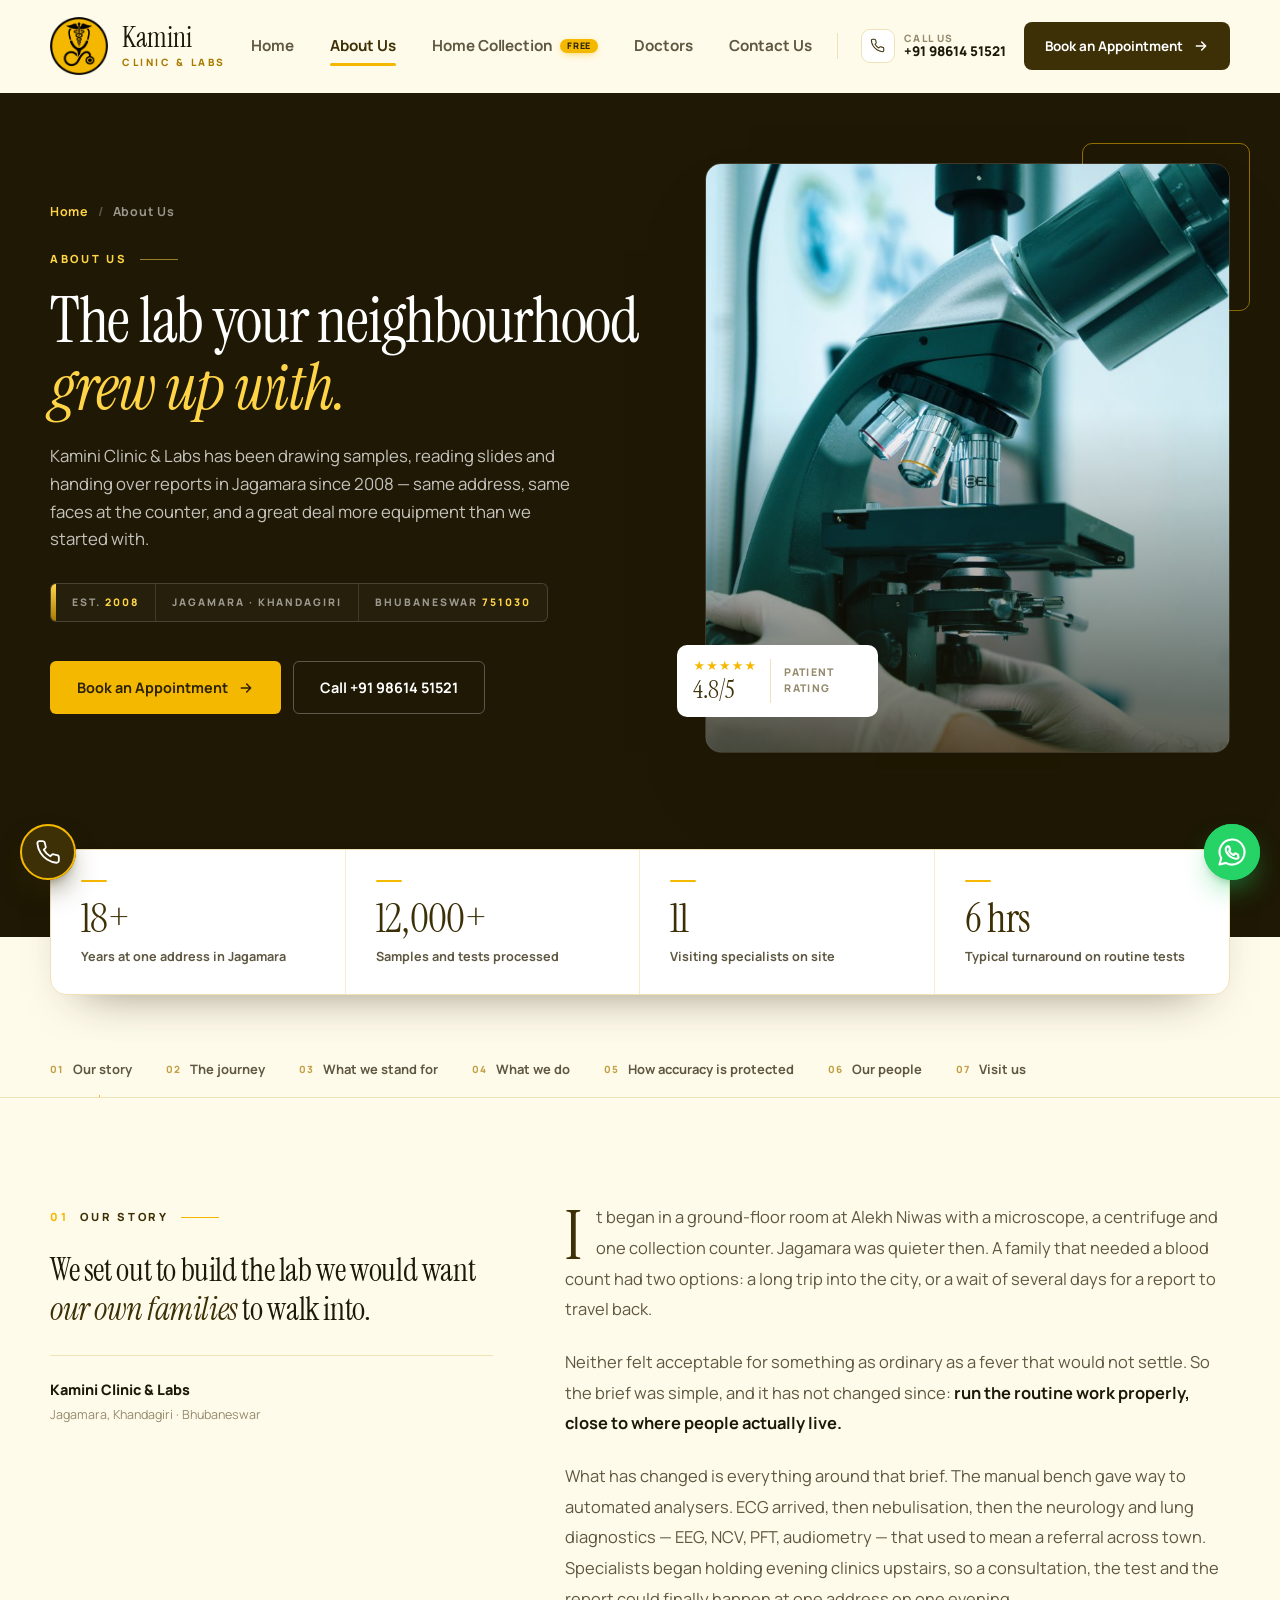
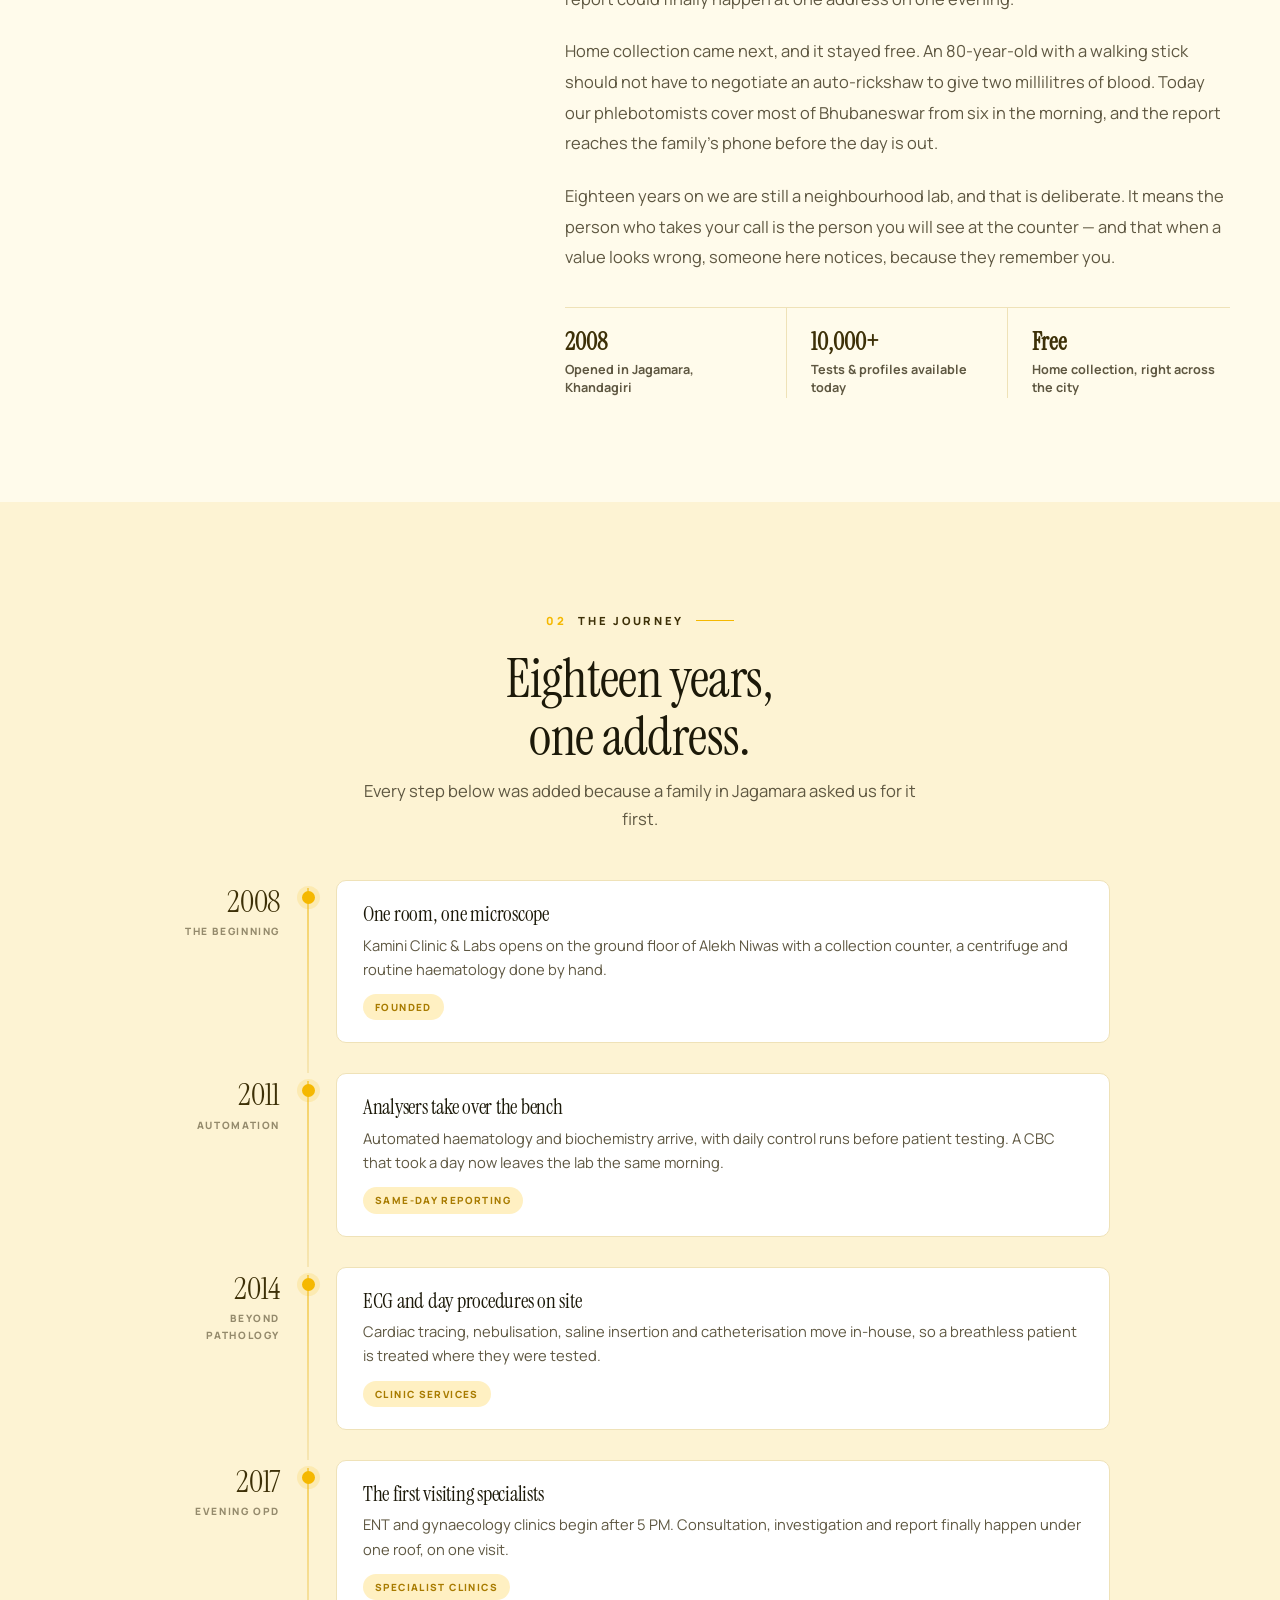
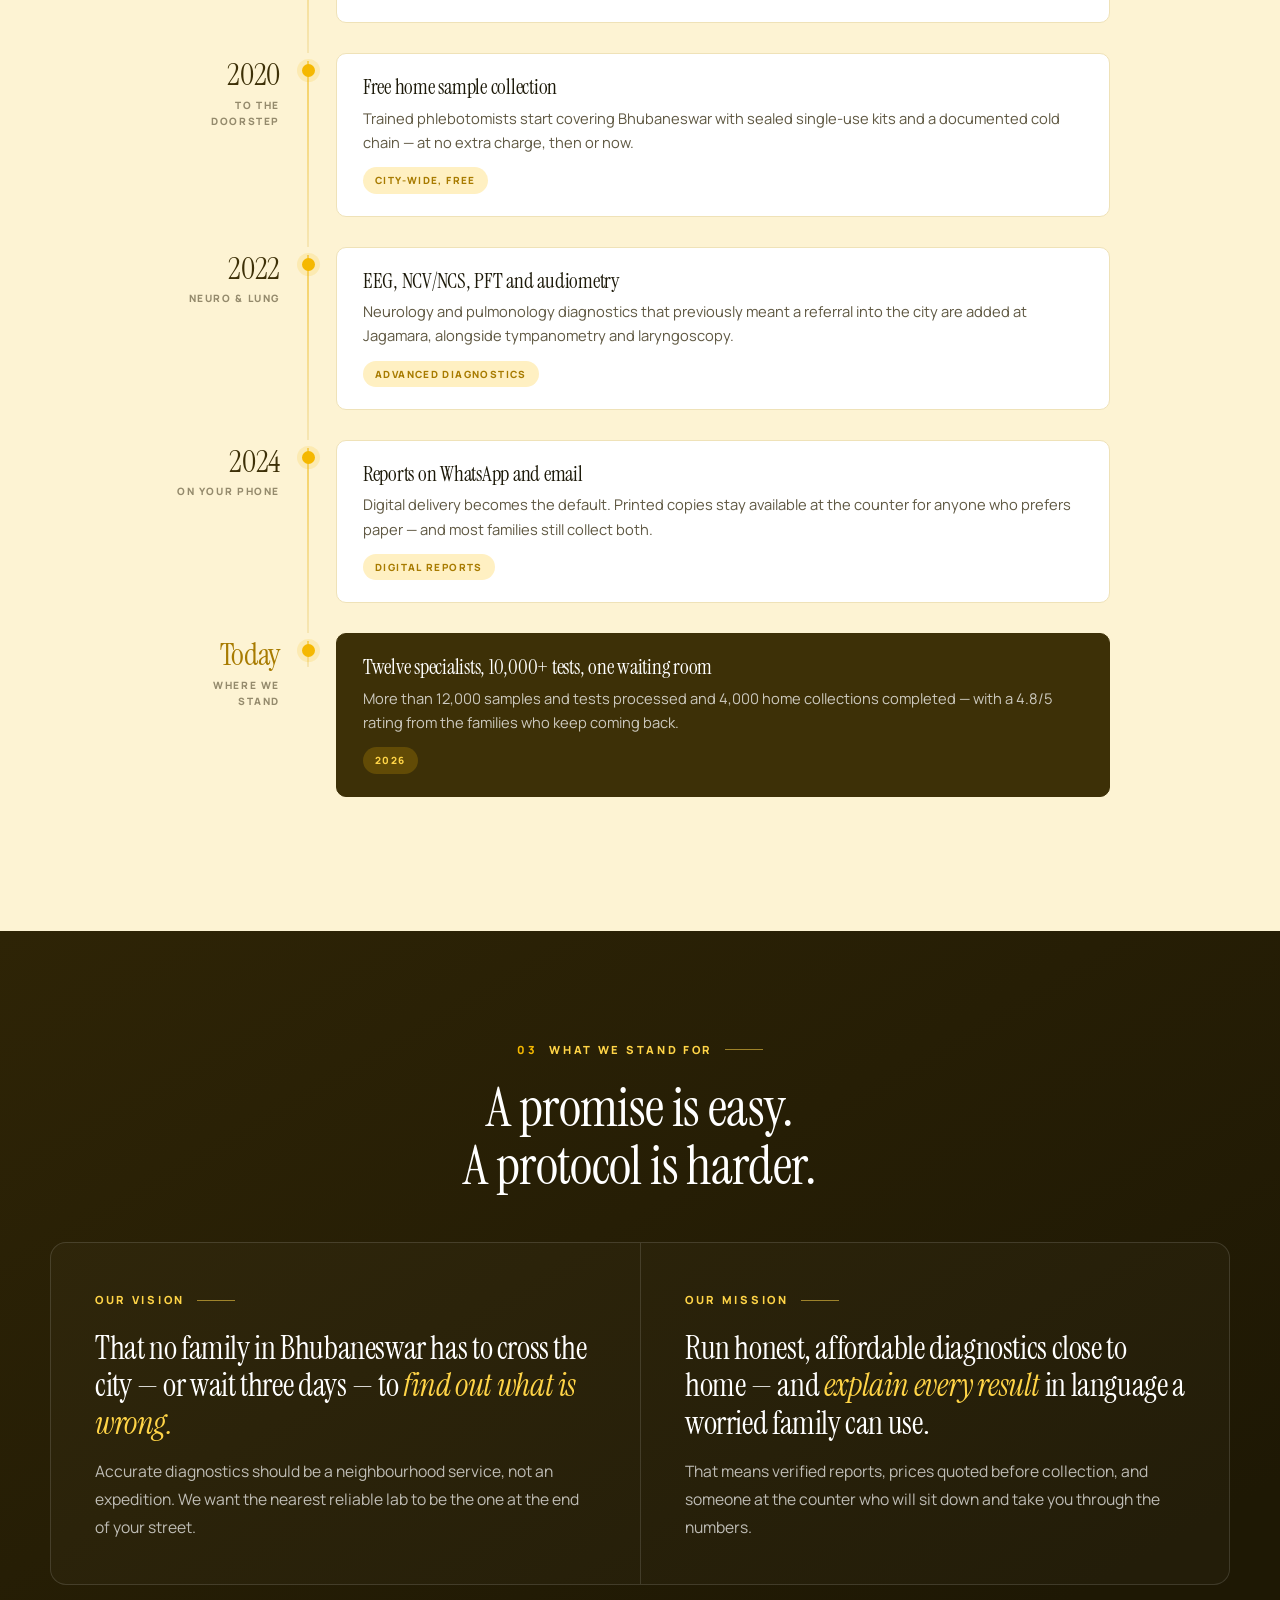
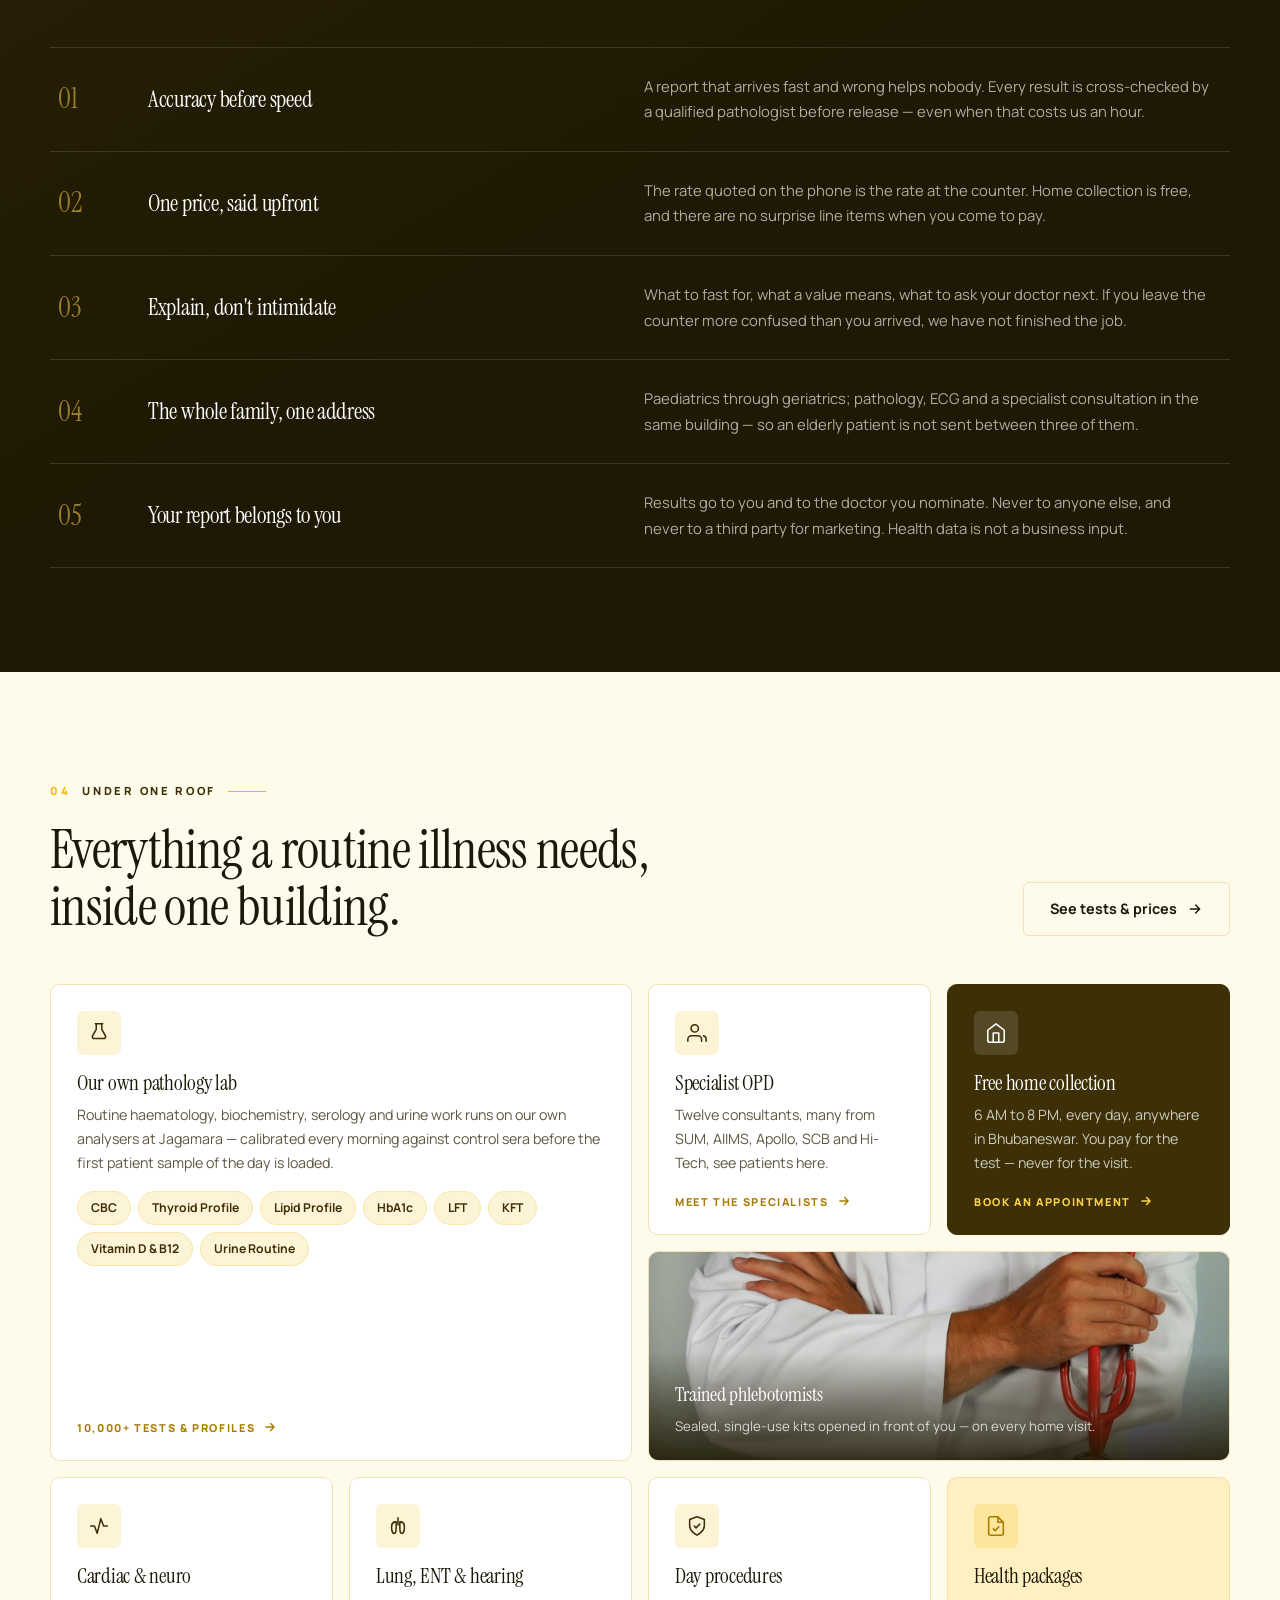
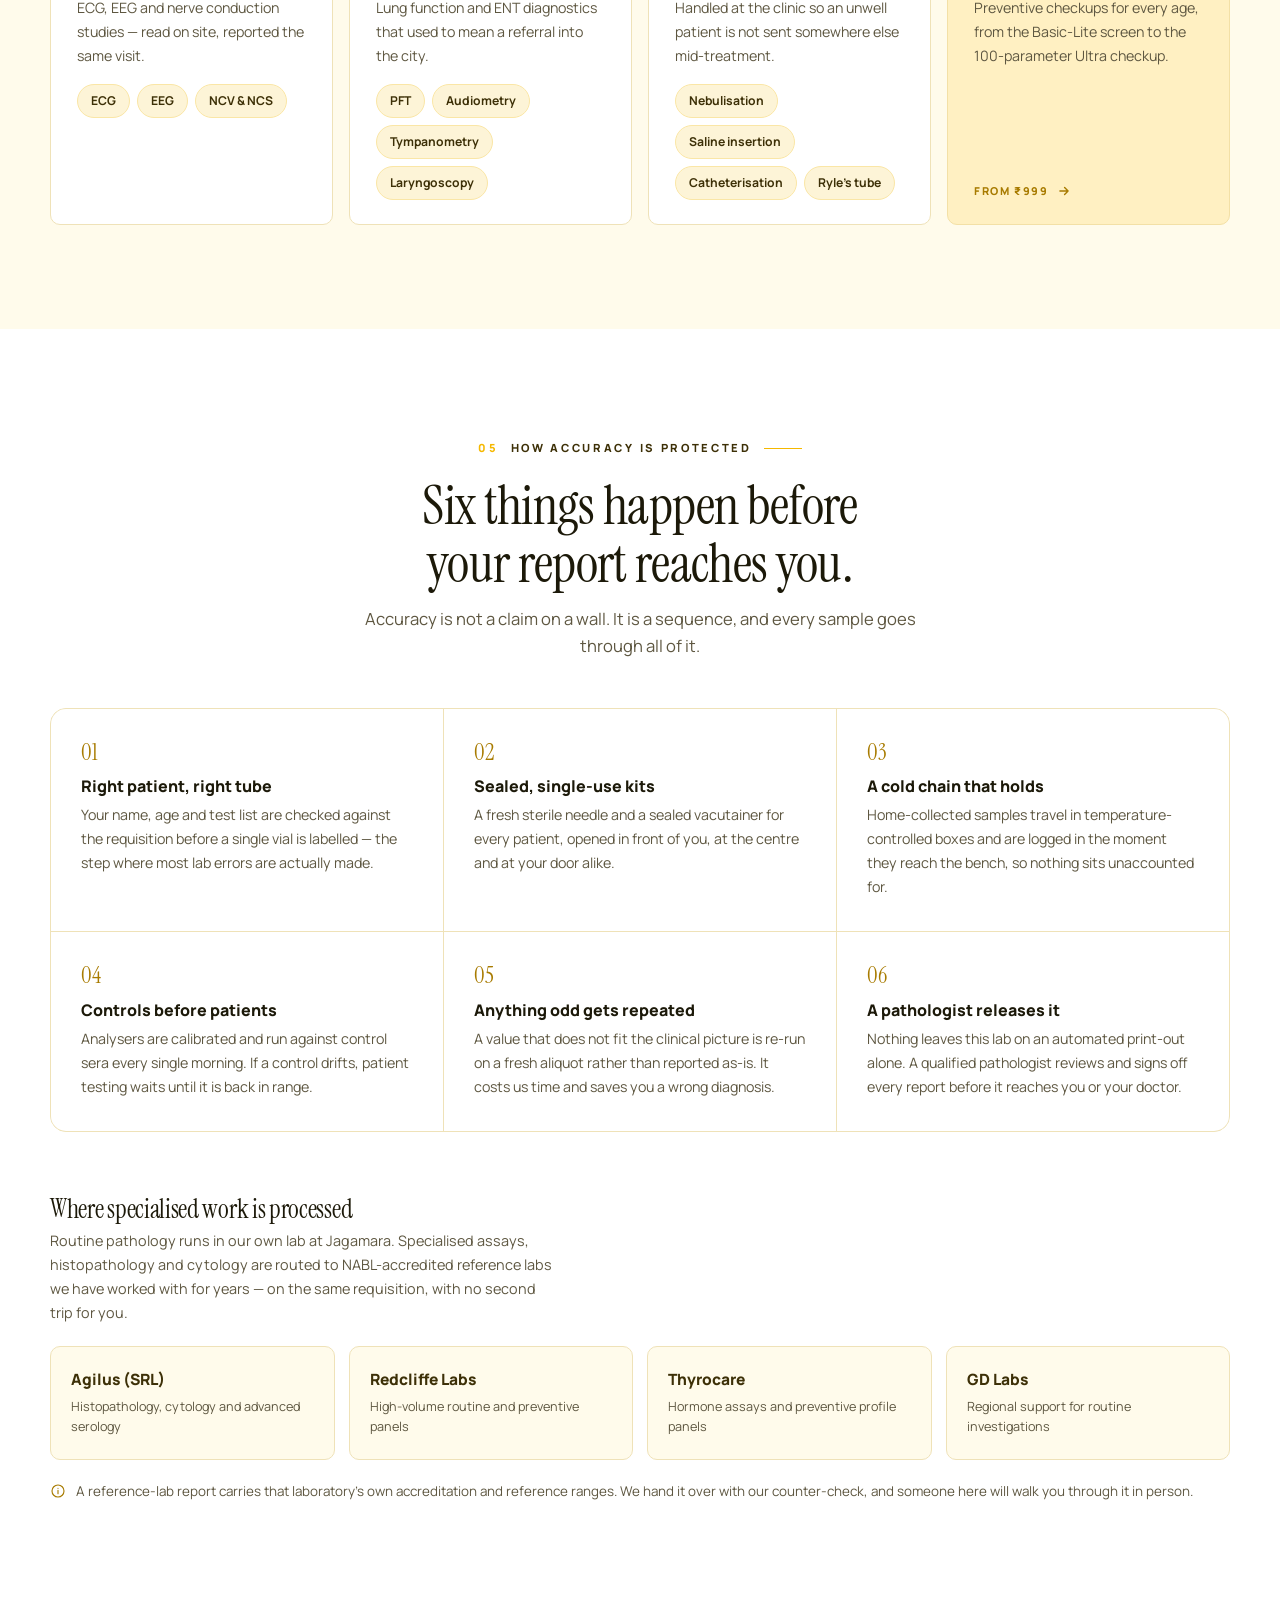
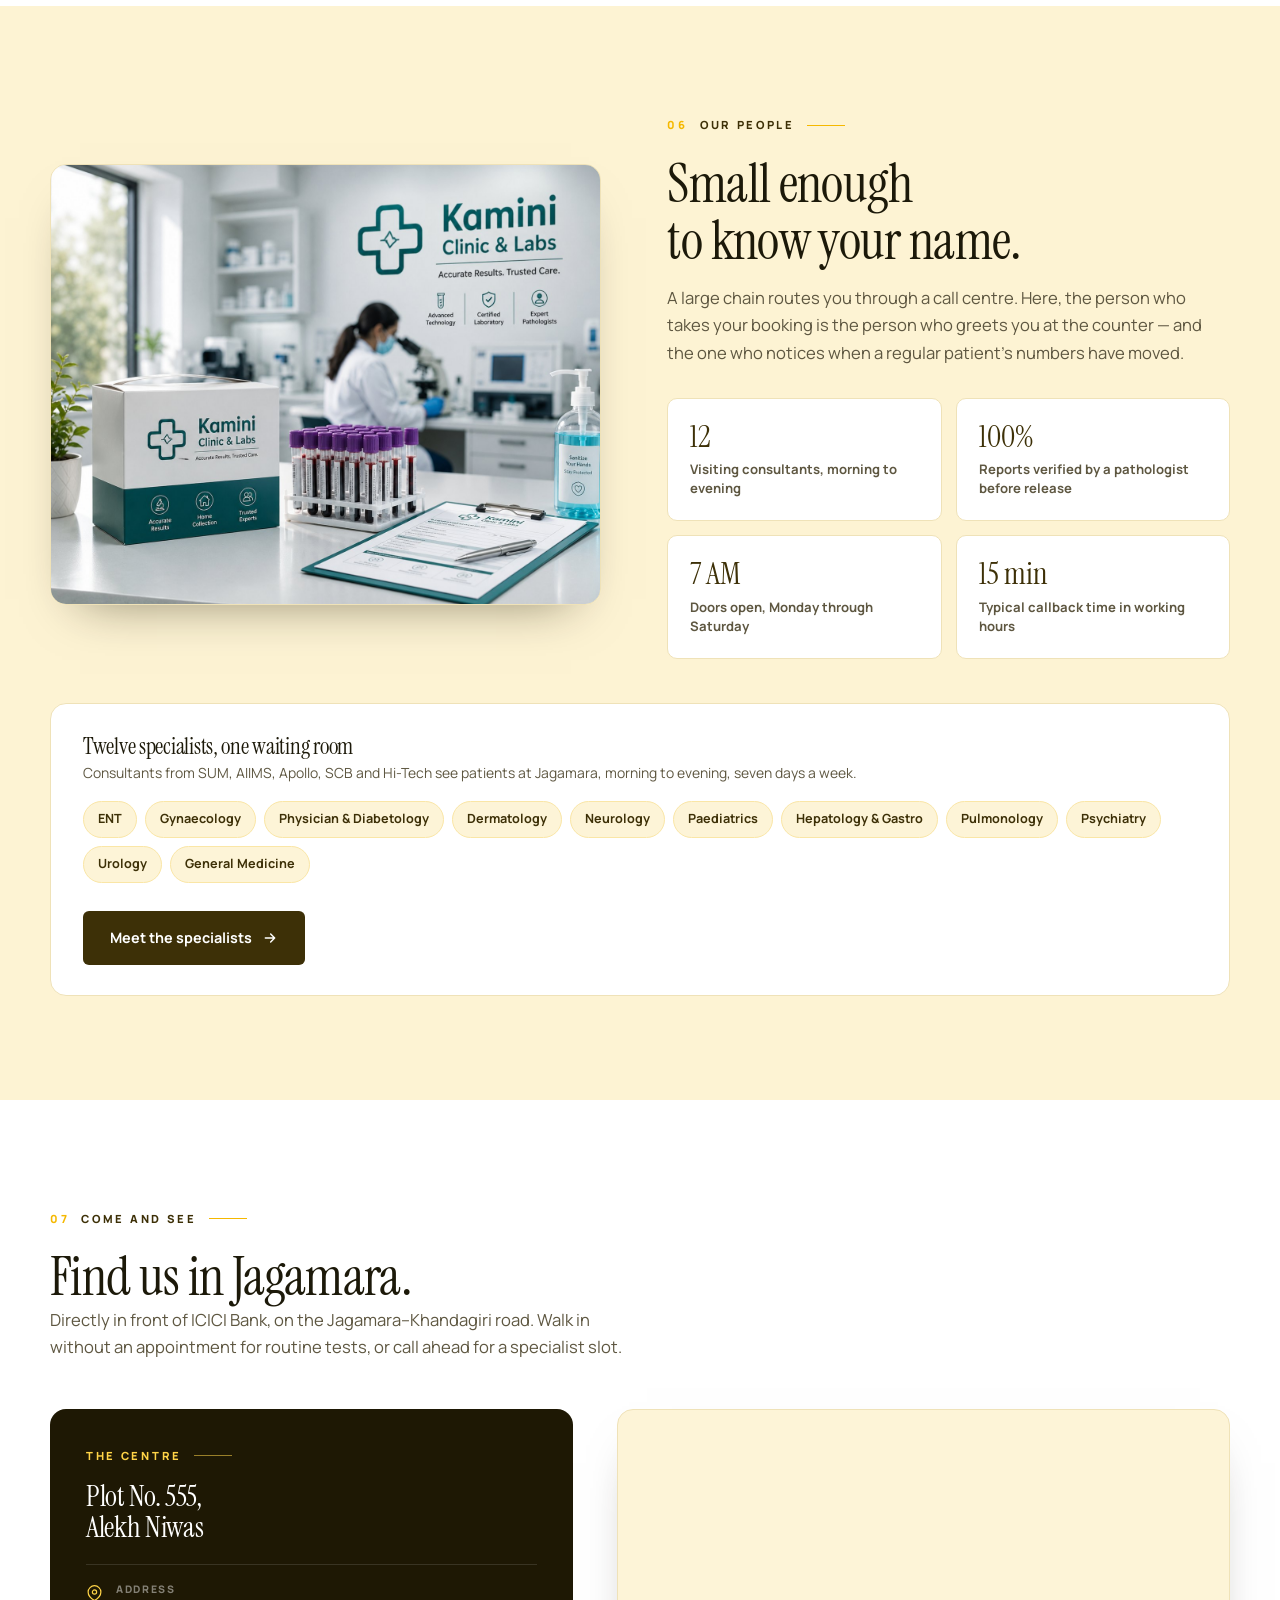
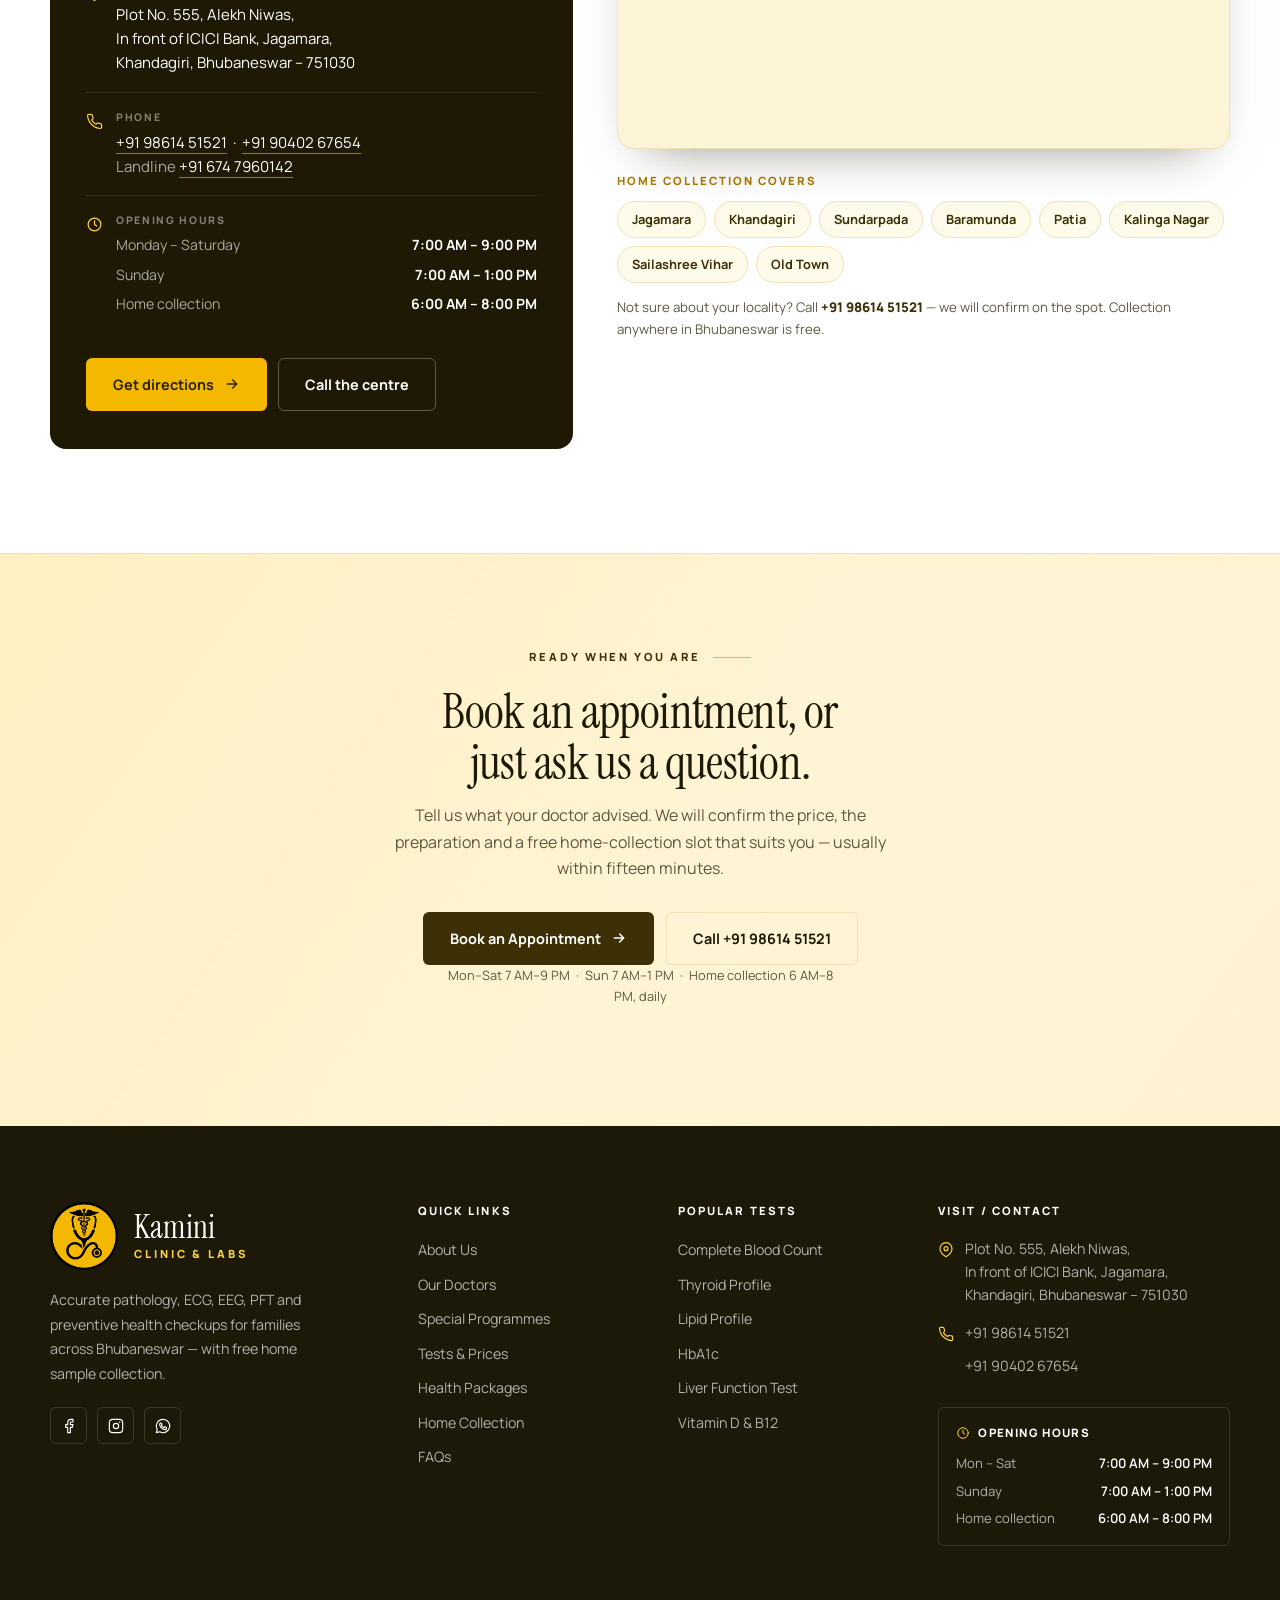
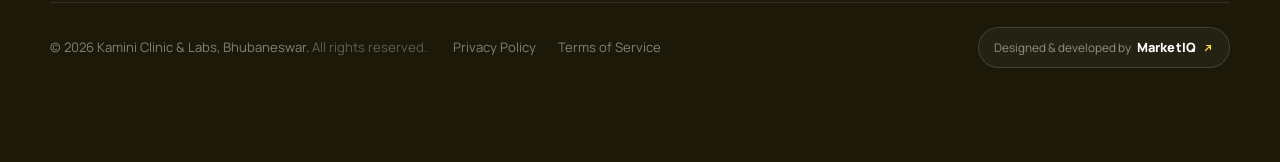
<file: aboutus.html>
<!DOCTYPE html>
<html lang="en">
<head>
<meta charset="UTF-8">
<meta name="viewport" content="width=device-width, initial-scale=1.0">
<title>About Us — Kamini Clinic &amp; Labs, Jagamara, Bhubaneswar</title>
<meta name="description" content="Kamini Clinic &amp; Labs has run diagnostics in Jagamara, Bhubaneswar since 2008 — pathology, ECG, EEG, PFT, twelve visiting specialists and free home sample collection. Our story, values, quality protocol and lab network.">
<meta name="theme-color" content="#1e1804">
<meta name="robots" content="index, follow">
<link rel="canonical" href="https://kaminilabs.in/aboutus.html">

<!-- Social preview -->
<meta property="og:type" content="website">
<meta property="og:title" content="About Kamini Clinic &amp; Labs — Diagnostics in Jagamara since 2008">
<meta property="og:description" content="Eighteen years at one address in Jagamara: our own pathology lab, on-site ECG and EEG, twelve visiting specialists and free home sample collection across Bhubaneswar.">
<meta property="og:locale" content="en_IN">
<meta name="twitter:card" content="summary_large_image">

<!-- Icons -->
<link rel="icon" href="favicon.png?v=2" type="image/png">
<link rel="apple-touch-icon" href="apple-touch-icon.png?v=2">
<link rel="manifest" href="site.webmanifest">

<!-- Fonts -->
<link rel="preconnect" href="https://fonts.googleapis.com">
<link rel="preconnect" href="https://fonts.gstatic.com" crossorigin>
<link href="https://fonts.googleapis.com/css2?family=Instrument+Serif:ital@0;1&family=Manrope:wght@400;500;600;700;800&display=swap" rel="stylesheet">

<!-- Styles -->
<link rel="stylesheet" href="assets/css/style.css">
<link rel="stylesheet" href="assets/css/pages.css">
<link rel="stylesheet" href="assets/css/about.css">

<!-- Photo fallback — must run before any <img> parses so a blocked photo never breaks layout. -->
<script src="assets/js/image-fallback.js"></script>
</head>
<body>
<div id="prog"></div>

<!-- ================= NAV ================= -->
<header id="nav">
  <div class="wrap">
    <nav>
      <a href="home.html#top" class="brand" aria-label="Kamini Clinic and Labs — home">
        <img class="mark" src="Images/brand/kamini-mark.png?v=3" width="47" height="47" alt="" aria-hidden="true">
        <span class="wm"><b>Kamini</b><span>Clinic &amp; Labs</span></span>
      </a>

      <div class="nlinks" id="nlinks">
        <a href="home.html#top">Home</a>
        <a href="aboutus.html" class="on" aria-current="page">About Us</a>
        <a href="homecollection.html">Home Collection <i class="nbadge">Free</i></a>
        <a href="doctors.html">Doctors</a>
        <a href="contact.html">Contact Us</a>
        <!-- shown only inside the mobile sheet: the two things the header
             offers on a desktop, which the burger would otherwise swallow -->
        <div class="nsheet">
          <a href="tel:+919861451521" class="nsheet-call">
            <span class="ic"><svg viewBox="0 0 24 24"><path d="M22 16.9v3a2 2 0 0 1-2.2 2 19.8 19.8 0 0 1-8.6-3 19.5 19.5 0 0 1-6-6 19.8 19.8 0 0 1-3-8.7A2 2 0 0 1 4.1 2h3a2 2 0 0 1 2 1.7c.1 1 .4 1.9.7 2.8a2 2 0 0 1-.4 2.1L8.1 9.9a16 16 0 0 0 6 6l1.3-1.3a2 2 0 0 1 2.1-.4c.9.3 1.8.6 2.8.7a2 2 0 0 1 1.7 2z"/></svg></span>
            <span><small>Call the clinic</small><b>+91 98614 51521</b></span>
          </a>
          <a href="home.html#contact" class="btn btn-solid">Book an Appointment <svg viewBox="0 0 24 24"><path d="M5 12h14M13 6l6 6-6 6"/></svg></a>
        </div>
      </div>

      <div class="nact">
        <a href="tel:+919861451521" class="ncall">
          <span class="ic"><svg viewBox="0 0 24 24"><path d="M22 16.9v3a2 2 0 0 1-2.2 2 19.8 19.8 0 0 1-8.6-3 19.5 19.5 0 0 1-6-6 19.8 19.8 0 0 1-3-8.7A2 2 0 0 1 4.1 2h3a2 2 0 0 1 2 1.7c.1 1 .4 1.9.7 2.8a2 2 0 0 1-.4 2.1L8.1 9.9a16 16 0 0 0 6 6l1.3-1.3a2 2 0 0 1 2.1-.4c.9.3 1.8.6 2.8.7a2 2 0 0 1 1.7 2z"/></svg></span>
          <span><small>Call us</small><b>+91 98614 51521</b></span>
        </a>
        <a href="home.html#contact" class="btn btn-solid btn-sm">Book an Appointment <svg viewBox="0 0 24 24"><path d="M5 12h14M13 6l6 6-6 6"/></svg></a>
      </div>
      <button class="burger" id="burger" aria-label="Menu" aria-expanded="false"><span></span><span></span><span></span></button>
    </nav>
  </div>
</header>

<!-- ================= MASTHEAD ================= -->
<section class="ab-mast" id="top">
  <div class="wrap">
    <div class="ab-mgrid">
      <div>
        <nav class="crumb rv" aria-label="Breadcrumb">
          <a href="home.html#top">Home</a><span>/</span>About Us
        </nav>
        <span class="slabel on-dark rv">About us</span>
        <h1 class="rv d1">The lab your neighbourhood <em>grew up with.</em></h1>
        <p class="lede rv d2">Kamini Clinic &amp; Labs has been drawing samples, reading slides and handing over reports in Jagamara since 2008 — same address, same faces at the counter, and a great deal more equipment than we started with.</p>

        <div class="ab-slab rv d3">
          <span>Est. <b>2008</b></span>
          <span>Jagamara · Khandagiri</span>
          <span>Bhubaneswar <b>751030</b></span>
        </div>

        <div class="ab-macts rv d4">
          <a href="home.html#contact" class="btn btn-gold">Book an Appointment <svg viewBox="0 0 24 24"><path d="M5 12h14M13 6l6 6-6 6"/></svg></a>
          <a href="tel:+919861451521" class="btn btn-out on-dark">Call +91 98614 51521</a>
        </div>
      </div>

      <div class="ab-mvis rv d2">
        <span class="ab-mgold" aria-hidden="true"></span>
        <div class="ab-mframe">
          <img src="Images/optimized/hero-section-1.jpg" width="800" height="1200"
               alt="A technologist at the microscope in the Kamini Clinic &amp; Labs laboratory in Jagamara"
               fetchpriority="high" decoding="async" onerror="kFall(this,'scan')">
        </div>
        <div class="ab-mcard">
          <span class="rate">
            <span class="stars" aria-hidden="true">★★★★★</span>
            <b>4.8/5</b>
          </span>
          <span class="dv" aria-hidden="true"></span>
          <small>Patient rating</small>
        </div>
      </div>
    </div>
  </div>
</section>

<!-- ================= STRADDLING STAT BAR ================= -->
<section class="ab-statsec">
  <div class="wrap">
    <div class="ab-stats rv">
      <div class="ab-st">
        <i aria-hidden="true"></i>
        <b data-n="18" data-suf="+">18+</b>
        <span>Years at one address in Jagamara</span>
      </div>
      <div class="ab-st">
        <i aria-hidden="true"></i>
        <b data-n="12000" data-suf="+">12,000+</b>
        <span>Samples and tests processed</span>
      </div>
      <div class="ab-st">
        <i aria-hidden="true"></i>
        <b data-n="11">11</b>
        <span>Visiting specialists on site</span>
      </div>
      <div class="ab-st">
        <i aria-hidden="true"></i>
        <b data-n="6" data-suf=" hrs">6 hrs</b>
        <span>Typical turnaround on routine tests</span>
      </div>
    </div>
  </div>
</section>

<!-- ================= CHAPTER RAIL ================= -->
<nav class="ab-chap" id="chap" aria-label="On this page">
  <div class="wrap">
    <a href="#story"><i>01</i>Our story</a>
    <a href="#journey"><i>02</i>The journey</a>
    <a href="#values"><i>03</i>What we stand for</a>
    <a href="#care"><i>04</i>What we do</a>
    <a href="#quality"><i>05</i>How accuracy is protected</a>
    <a href="#team"><i>06</i>Our people</a>
    <a href="#visit"><i>07</i>Visit us</a>
  </div>
</nav>

<!-- ================= STORY ================= -->
<section class="ab-story ab-anchor" id="story">
  <div class="wrap">
    <div class="ab-sgrid">
      <aside class="ab-saside">
        <span class="slabel rv"><i>01</i> Our story</span>
        <p class="ab-pull rv d1">We set out to build the lab we would want <em>our own families</em> to walk into.</p>
        <div class="ab-sign rv d2">
          <b>Kamini Clinic &amp; Labs</b>
          <span>Jagamara, Khandagiri · Bhubaneswar</span>
        </div>
      </aside>

      <div class="ab-body rv d1">
        <p>It began in a ground-floor room at Alekh Niwas with a microscope, a centrifuge and one collection counter. Jagamara was quieter then. A family that needed a blood count had two options: a long trip into the city, or a wait of several days for a report to travel back.</p>
        <p>Neither felt acceptable for something as ordinary as a fever that would not settle. So the brief was simple, and it has not changed since: <b>run the routine work properly, close to where people actually live.</b></p>
        <p>What has changed is everything around that brief. The manual bench gave way to automated analysers. ECG arrived, then nebulisation, then the neurology and lung diagnostics — EEG, NCV, PFT, audiometry — that used to mean a referral across town. Specialists began holding evening clinics upstairs, so a consultation, the test and the report could finally happen at one address on one evening.</p>
        <p>Home collection came next, and it stayed free. An 80-year-old with a walking stick should not have to negotiate an auto-rickshaw to give two millilitres of blood. Today our phlebotomists cover most of Bhubaneswar from six in the morning, and the report reaches the family's phone before the day is out.</p>
        <p>Eighteen years on we are still a neighbourhood lab, and that is deliberate. It means the person who takes your call is the person you will see at the counter — and that when a value looks wrong, someone here notices, because they remember you.</p>

        <div class="ab-marks">
          <div class="ab-mark"><b>2008</b><span>Opened in Jagamara, Khandagiri</span></div>
          <div class="ab-mark"><b>10,000+</b><span>Tests &amp; profiles available today</span></div>
          <div class="ab-mark"><b>Free</b><span>Home collection, right across the city</span></div>
        </div>
      </div>
    </div>
  </div>
</section>

<!-- ================= JOURNEY ================= -->
<section class="ab-jour ab-anchor" id="journey">
  <div class="wrap">
    <div class="center-head rv">
      <span class="slabel"><i>02</i> The journey</span>
      <h2 class="dsp">Eighteen years,<br>one address.</h2>
      <p class="lede">Every step below was added because a family in Jagamara asked us for it first.</p>
    </div>

    <div class="ab-tl">
      <div class="ab-tli rv">
        <div class="ab-tyear"><b>2008</b><span>The beginning</span></div>
        <div class="ab-tspine"><i aria-hidden="true"></i><b aria-hidden="true"></b></div>
        <div class="ab-tcard">
          <h4>One room, one microscope</h4>
          <p>Kamini Clinic &amp; Labs opens on the ground floor of Alekh Niwas with a collection counter, a centrifuge and routine haematology done by hand.</p>
          <span class="tag">Founded</span>
        </div>
      </div>

      <div class="ab-tli rv">
        <div class="ab-tyear"><b>2011</b><span>Automation</span></div>
        <div class="ab-tspine"><i aria-hidden="true"></i><b aria-hidden="true"></b></div>
        <div class="ab-tcard">
          <h4>Analysers take over the bench</h4>
          <p>Automated haematology and biochemistry arrive, with daily control runs before patient testing. A CBC that took a day now leaves the lab the same morning.</p>
          <span class="tag">Same-day reporting</span>
        </div>
      </div>

      <div class="ab-tli rv">
        <div class="ab-tyear"><b>2014</b><span>Beyond pathology</span></div>
        <div class="ab-tspine"><i aria-hidden="true"></i><b aria-hidden="true"></b></div>
        <div class="ab-tcard">
          <h4>ECG and day procedures on site</h4>
          <p>Cardiac tracing, nebulisation, saline insertion and catheterisation move in-house, so a breathless patient is treated where they were tested.</p>
          <span class="tag">Clinic services</span>
        </div>
      </div>

      <div class="ab-tli rv">
        <div class="ab-tyear"><b>2017</b><span>Evening OPD</span></div>
        <div class="ab-tspine"><i aria-hidden="true"></i><b aria-hidden="true"></b></div>
        <div class="ab-tcard">
          <h4>The first visiting specialists</h4>
          <p>ENT and gynaecology clinics begin after 5 PM. Consultation, investigation and report finally happen under one roof, on one visit.</p>
          <span class="tag">Specialist clinics</span>
        </div>
      </div>

      <div class="ab-tli rv">
        <div class="ab-tyear"><b>2020</b><span>To the doorstep</span></div>
        <div class="ab-tspine"><i aria-hidden="true"></i><b aria-hidden="true"></b></div>
        <div class="ab-tcard">
          <h4>Free home sample collection</h4>
          <p>Trained phlebotomists start covering Bhubaneswar with sealed single-use kits and a documented cold chain — at no extra charge, then or now.</p>
          <span class="tag">City-wide, free</span>
        </div>
      </div>

      <div class="ab-tli rv">
        <div class="ab-tyear"><b>2022</b><span>Neuro &amp; lung</span></div>
        <div class="ab-tspine"><i aria-hidden="true"></i><b aria-hidden="true"></b></div>
        <div class="ab-tcard">
          <h4>EEG, NCV/NCS, PFT and audiometry</h4>
          <p>Neurology and pulmonology diagnostics that previously meant a referral into the city are added at Jagamara, alongside tympanometry and laryngoscopy.</p>
          <span class="tag">Advanced diagnostics</span>
        </div>
      </div>

      <div class="ab-tli rv">
        <div class="ab-tyear"><b>2024</b><span>On your phone</span></div>
        <div class="ab-tspine"><i aria-hidden="true"></i><b aria-hidden="true"></b></div>
        <div class="ab-tcard">
          <h4>Reports on WhatsApp and email</h4>
          <p>Digital delivery becomes the default. Printed copies stay available at the counter for anyone who prefers paper — and most families still collect both.</p>
          <span class="tag">Digital reports</span>
        </div>
      </div>

      <div class="ab-tli now rv">
        <div class="ab-tyear"><b>Today</b><span>Where we stand</span></div>
        <div class="ab-tspine"><i aria-hidden="true"></i><b aria-hidden="true"></b></div>
        <div class="ab-tcard">
          <h4>Twelve specialists, 10,000+ tests, one waiting room</h4>
          <p>More than 12,000 samples and tests processed and 4,000 home collections completed — with a 4.8/5 rating from the families who keep coming back.</p>
          <span class="tag">2026</span>
        </div>
      </div>
    </div>
  </div>
</section>

<!-- ================= VISION · MISSION · VALUES ================= -->
<section class="ab-vm ab-anchor" id="values">
  <div class="wrap">
    <div class="center-head rv">
      <span class="slabel on-dark"><i>03</i> What we stand for</span>
      <h2 class="dsp">A promise is easy.<br>A protocol is harder.</h2>
    </div>

    <div class="ab-vmg rv">
      <div class="ab-vmc">
        <span class="slabel on-dark">Our vision</span>
        <h3>That no family in Bhubaneswar has to cross the city — or wait three days — to <em>find out what is wrong.</em></h3>
        <p>Accurate diagnostics should be a neighbourhood service, not an expedition. We want the nearest reliable lab to be the one at the end of your street.</p>
      </div>
      <div class="ab-vmc">
        <span class="slabel on-dark">Our mission</span>
        <h3>Run honest, affordable diagnostics close to home — and <em>explain every result</em> in language a worried family can use.</h3>
        <p>That means verified reports, prices quoted before collection, and someone at the counter who will sit down and take you through the numbers.</p>
      </div>
    </div>

    <div class="ab-vals">
      <div class="ab-val rv">
        <span class="n">01</span>
        <h4>Accuracy before speed</h4>
        <p>A report that arrives fast and wrong helps nobody. Every result is cross-checked by a qualified pathologist before release — even when that costs us an hour.</p>
      </div>
      <div class="ab-val rv">
        <span class="n">02</span>
        <h4>One price, said upfront</h4>
        <p>The rate quoted on the phone is the rate at the counter. Home collection is free, and there are no surprise line items when you come to pay.</p>
      </div>
      <div class="ab-val rv">
        <span class="n">03</span>
        <h4>Explain, don't intimidate</h4>
        <p>What to fast for, what a value means, what to ask your doctor next. If you leave the counter more confused than you arrived, we have not finished the job.</p>
      </div>
      <div class="ab-val rv">
        <span class="n">04</span>
        <h4>The whole family, one address</h4>
        <p>Paediatrics through geriatrics; pathology, ECG and a specialist consultation in the same building — so an elderly patient is not sent between three of them.</p>
      </div>
      <div class="ab-val rv">
        <span class="n">05</span>
        <h4>Your report belongs to you</h4>
        <p>Results go to you and to the doctor you nominate. Never to anyone else, and never to a third party for marketing. Health data is not a business input.</p>
      </div>
    </div>
  </div>
</section>

<!-- ================= WHAT WE DO ================= -->
<section class="ab-do ab-anchor" id="care">
  <div class="wrap">
    <div class="shead">
      <div class="l">
        <span class="slabel rv"><i>04</i> Under one roof</span>
        <h2 class="dsp rv d1">Everything a routine illness needs,<br>inside one building.</h2>
      </div>
      <a href="home.html#tests" class="btn btn-out rv d2">See tests &amp; prices <svg viewBox="0 0 24 24"><path d="M5 12h14M13 6l6 6-6 6"/></svg></a>
    </div>

    <div class="ab-bento">
      <a href="home.html#tests" class="ab-bt w2 h2 rv">
        <span class="ic"><svg viewBox="0 0 24 24"><path d="M9 2v6l-4 7a2 2 0 0 0 2 3h10a2 2 0 0 0 2-3l-4-7V2M8 2h8"/></svg></span>
        <h4>Our own pathology lab</h4>
        <p>Routine haematology, biochemistry, serology and urine work runs on our own analysers at Jagamara — calibrated every morning against control sera before the first patient sample of the day is loaded.</p>
        <ul class="ab-btags">
          <li>CBC</li><li>Thyroid Profile</li><li>Lipid Profile</li><li>HbA1c</li>
          <li>LFT</li><li>KFT</li><li>Vitamin D &amp; B12</li><li>Urine Routine</li>
        </ul>
        <span class="k">10,000+ tests &amp; profiles <svg viewBox="0 0 24 24"><path d="M5 12h14M13 6l6 6-6 6"/></svg></span>
      </a>

      <a href="doctors.html" class="ab-bt rv d1">
        <span class="ic"><svg viewBox="0 0 24 24"><path d="M17 21v-2a4 4 0 0 0-4-4H6a4 4 0 0 0-4 4v2"/><circle cx="9.5" cy="7" r="4"/><path d="M22 21v-2a4 4 0 0 0-3-3.9"/></svg></span>
        <h4>Specialist OPD</h4>
        <p>Twelve consultants, many from SUM, AIIMS, Apollo, SCB and Hi-Tech, see patients here.</p>
        <span class="k">Meet the specialists <svg viewBox="0 0 24 24"><path d="M5 12h14M13 6l6 6-6 6"/></svg></span>
      </a>

      <a href="homecollection.html" class="ab-bt dark rv d2">
        <span class="ic"><svg viewBox="0 0 24 24"><path d="M3 9l9-7 9 7v11a2 2 0 0 1-2 2H5a2 2 0 0 1-2-2z"/><path d="M9 22V12h6v10"/></svg></span>
        <h4>Free home collection</h4>
        <p>6 AM to 8 PM, every day, anywhere in Bhubaneswar. You pay for the test — never for the visit.</p>
        <span class="k">Book an Appointment <svg viewBox="0 0 24 24"><path d="M5 12h14M13 6l6 6-6 6"/></svg></span>
      </a>

      <figure class="ab-bt photo w2 rv d1">
        <img src="Images/optimized/expert-care.jpg" width="1400" height="788" loading="lazy" decoding="async"
             alt="A phlebotomist from Kamini Clinic &amp; Labs preparing a sealed single-use collection kit"
             onerror="kFall(this,'fam')">
        <figcaption>
          <b>Trained phlebotomists</b>
          <span>Sealed, single-use kits opened in front of you — on every home visit.</span>
        </figcaption>
      </figure>

      <div class="ab-bt rv">
        <span class="ic"><svg viewBox="0 0 24 24"><path d="M3 12h4l3 8 4-16 3 8h4"/></svg></span>
        <h4>Cardiac &amp; neuro</h4>
        <p>ECG, EEG and nerve conduction studies — read on site, reported the same visit.</p>
        <ul class="ab-btags"><li>ECG</li><li>EEG</li><li>NCV &amp; NCS</li></ul>
      </div>

      <div class="ab-bt rv d1">
        <span class="ic"><svg viewBox="0 0 24 24"><path d="M12 3v8"/><path d="M9.5 7.5C7 7.5 5 9.5 5 13c0 3 .5 5.5 1.5 6.5S9 20 9.5 18.5c.4-1.2.5-3 .5-5.5V7.5z"/><path d="M14.5 7.5c2.5 0 4.5 2 4.5 5.5 0 3-.5 5.5-1.5 6.5S15 20 14.5 18.5c-.4-1.2-.5-3-.5-5.5V7.5z"/></svg></span>
        <h4>Lung, ENT &amp; hearing</h4>
        <p>Lung function and ENT diagnostics that used to mean a referral into the city.</p>
        <ul class="ab-btags"><li>PFT</li><li>Audiometry</li><li>Tympanometry</li><li>Laryngoscopy</li></ul>
      </div>

      <div class="ab-bt rv d2">
        <span class="ic"><svg viewBox="0 0 24 24"><path d="M12 22s8-4 8-10V5l-8-3-8 3v7c0 6 8 10 8 10z"/><path d="M9 12l2 2 4-4"/></svg></span>
        <h4>Day procedures</h4>
        <p>Handled at the clinic so an unwell patient is not sent somewhere else mid-treatment.</p>
        <ul class="ab-btags"><li>Nebulisation</li><li>Saline insertion</li><li>Catheterisation</li><li>Ryle's tube</li></ul>
      </div>

      <a href="home.html#packages" class="ab-bt brass rv d3">
        <span class="ic"><svg viewBox="0 0 24 24"><path d="M14 2H6a2 2 0 0 0-2 2v16a2 2 0 0 0 2 2h12a2 2 0 0 0 2-2V8z"/><path d="M14 2v6h6M9 15l2 2 4-4"/></svg></span>
        <h4>Health packages</h4>
        <p>Preventive checkups for every age, from the Basic-Lite screen to the 100-parameter Ultra checkup.</p>
        <span class="k">From ₹999 <svg viewBox="0 0 24 24"><path d="M5 12h14M13 6l6 6-6 6"/></svg></span>
      </a>
    </div>
  </div>
</section>

<!-- ================= QUALITY PROTOCOL + NETWORK ================= -->
<section class="ab-qa ab-anchor" id="quality">
  <div class="wrap">
    <div class="center-head rv">
      <span class="slabel"><i>05</i> How accuracy is protected</span>
      <h2 class="dsp">Six things happen before<br>your report reaches you.</h2>
      <p class="lede">Accuracy is not a claim on a wall. It is a sequence, and every sample goes through all of it.</p>
    </div>

    <div class="ab-pgrid rv">
      <div class="ab-pc">
        <span class="n">01</span>
        <h4>Right patient, right tube</h4>
        <p>Your name, age and test list are checked against the requisition before a single vial is labelled — the step where most lab errors are actually made.</p>
      </div>
      <div class="ab-pc">
        <span class="n">02</span>
        <h4>Sealed, single-use kits</h4>
        <p>A fresh sterile needle and a sealed vacutainer for every patient, opened in front of you, at the centre and at your door alike.</p>
      </div>
      <div class="ab-pc">
        <span class="n">03</span>
        <h4>A cold chain that holds</h4>
        <p>Home-collected samples travel in temperature-controlled boxes and are logged in the moment they reach the bench, so nothing sits unaccounted for.</p>
      </div>
      <div class="ab-pc">
        <span class="n">04</span>
        <h4>Controls before patients</h4>
        <p>Analysers are calibrated and run against control sera every single morning. If a control drifts, patient testing waits until it is back in range.</p>
      </div>
      <div class="ab-pc">
        <span class="n">05</span>
        <h4>Anything odd gets repeated</h4>
        <p>A value that does not fit the clinical picture is re-run on a fresh aliquot rather than reported as-is. It costs us time and saves you a wrong diagnosis.</p>
      </div>
      <div class="ab-pc">
        <span class="n">06</span>
        <h4>A pathologist releases it</h4>
        <p>Nothing leaves this lab on an automated print-out alone. A qualified pathologist reviews and signs off every report before it reaches you or your doctor.</p>
      </div>
    </div>

    <div class="ab-net rv">
      <div class="ab-nhead">
        <div>
          <h3>Where specialised work is processed</h3>
          <p>Routine pathology runs in our own lab at Jagamara. Specialised assays, histopathology and cytology are routed to NABL-accredited reference labs we have worked with for years — on the same requisition, with no second trip for you.</p>
        </div>
      </div>
      <div class="ab-ngrid">
        <div class="ab-nc"><b>Agilus (SRL)</b><span>Histopathology, cytology and advanced serology</span></div>
        <div class="ab-nc"><b>Redcliffe Labs</b><span>High-volume routine and preventive panels</span></div>
        <div class="ab-nc"><b>Thyrocare</b><span>Hormone assays and preventive profile panels</span></div>
        <div class="ab-nc"><b>GD Labs</b><span>Regional support for routine investigations</span></div>
      </div>
      <p class="ab-nfoot">
        <svg viewBox="0 0 24 24"><circle cx="12" cy="12" r="9"/><path d="M12 16v-5M12 8h.01"/></svg>
        <span>A reference-lab report carries that laboratory's own accreditation and reference ranges. We hand it over with our counter-check, and someone here will walk you through it in person.</span>
      </p>
    </div>
  </div>
</section>

<!-- ================= PEOPLE ================= -->
<section class="ab-team ab-anchor" id="team">
  <div class="wrap">
    <div class="ab-tgrid">
      <div class="ab-tphoto rv">
        <img src="Images/optimized/home-trust.jpg" width="1386" height="1135" loading="lazy" decoding="async"
             alt="A family being looked after by the team at Kamini Clinic &amp; Labs"
             onerror="kFall(this,'fam')">
      </div>
      <div>
        <span class="slabel rv"><i>06</i> Our people</span>
        <h2 class="dsp rv d1" style="margin:18px 0 14px">Small enough<br>to know your name.</h2>
        <p class="lede rv d2">A large chain routes you through a call centre. Here, the person who takes your booking is the person who greets you at the counter — and the one who notices when a regular patient's numbers have moved.</p>

        <div class="ab-roles rv d3">
          <div class="ab-role"><b>12</b><span>Visiting consultants, morning to evening</span></div>
          <div class="ab-role"><b>100%</b><span>Reports verified by a pathologist before release</span></div>
          <div class="ab-role"><b>7 AM</b><span>Doors open, Monday through Saturday</span></div>
          <div class="ab-role"><b>15 min</b><span>Typical callback time in working hours</span></div>
        </div>
      </div>
    </div>

    <div class="ab-ribbon rv">
      <div>
        <h4>Twelve specialists, one waiting room</h4>
        <p>Consultants from SUM, AIIMS, Apollo, SCB and Hi-Tech see patients at Jagamara, morning to evening, seven days a week.</p>
        <ul class="ab-specs">
          <li>ENT</li><li>Gynaecology</li><li>Physician &amp; Diabetology</li><li>Dermatology</li>
          <li>Neurology</li><li>Paediatrics</li><li>Hepatology &amp; Gastro</li><li>Pulmonology</li><li>Psychiatry</li>
          <li>Urology</li><li>General Medicine</li>
        </ul>
      </div>
      <a href="doctors.html" class="btn btn-solid">Meet the specialists <svg viewBox="0 0 24 24"><path d="M5 12h14M13 6l6 6-6 6"/></svg></a>
    </div>
  </div>
</section>

<!-- ================= VISIT ================= -->
<section class="ab-visit ab-anchor" id="visit">
  <div class="wrap">
    <div class="shead">
      <div class="l">
        <span class="slabel rv"><i>07</i> Come and see</span>
        <h2 class="dsp rv d1">Find us in Jagamara.</h2>
        <p class="lede rv d2">Directly in front of ICICI Bank, on the Jagamara–Khandagiri road. Walk in without an appointment for routine tests, or call ahead for a specialist slot.</p>
      </div>
    </div>

    <div class="ab-vgrid">
      <div class="ab-vcard rv">
        <span class="slabel on-dark">The centre</span>
        <h3>Plot No. 555,<br>Alekh Niwas</h3>

        <div class="ab-vrow">
          <svg viewBox="0 0 24 24"><path d="M21 10c0 7-9 12-9 12s-9-5-9-12a9 9 0 0 1 18 0z"/><circle cx="12" cy="10" r="3"/></svg>
          <dl>
            <dt>Address</dt>
            <dd>Plot No. 555, Alekh Niwas,<br>In front of ICICI Bank, Jagamara,<br>Khandagiri, Bhubaneswar – 751030</dd>
          </dl>
        </div>

        <div class="ab-vrow">
          <svg viewBox="0 0 24 24"><path d="M22 16.9v3a2 2 0 0 1-2.2 2 19.8 19.8 0 0 1-8.6-3 19.5 19.5 0 0 1-6-6 19.8 19.8 0 0 1-3-8.7A2 2 0 0 1 4.1 2h3a2 2 0 0 1 2 1.7c.1 1 .4 1.9.7 2.8a2 2 0 0 1-.4 2.1L8.1 9.9a16 16 0 0 0 6 6l1.3-1.3a2 2 0 0 1 2.1-.4c.9.3 1.8.6 2.8.7a2 2 0 0 1 1.7 2z"/></svg>
          <dl>
            <dt>Phone</dt>
            <dd><a href="tel:+919861451521">+91 98614 51521</a> &nbsp;·&nbsp; <a href="tel:+919040267654">+91 90402 67654</a><br><em>Landline</em> <a href="tel:+916747960142">+91 674 7960142</a></dd>
          </dl>
        </div>

        <div class="ab-vrow">
          <svg viewBox="0 0 24 24"><circle cx="12" cy="12" r="9"/><path d="M12 7v5l3 2"/></svg>
          <dl>
            <dt>Opening hours</dt>
            <dd>
              <div class="ab-vhours"><span>Monday – Saturday</span><span>7:00 AM – 9:00 PM</span></div>
              <div class="ab-vhours"><span>Sunday</span><span>7:00 AM – 1:00 PM</span></div>
              <div class="ab-vhours"><span>Home collection</span><span>6:00 AM – 8:00 PM</span></div>
            </dd>
          </dl>
        </div>

        <div class="ab-vacts">
          <a href="https://www.google.com/maps/dir/?api=1&destination=Kamini%20Clinic%20%26%20Labs%2C%20Plot%20No.%20555%2C%20Alekh%20Niwas%2C%20Jagamara%2C%20Khandagiri%2C%20Bhubaneswar%20751030"
             target="_blank" rel="noopener" class="btn btn-gold">Get directions <svg viewBox="0 0 24 24"><path d="M5 12h14M13 6l6 6-6 6"/></svg></a>
          <a href="tel:+919861451521" class="btn btn-out on-dark">Call the centre</a>
        </div>
      </div>

      <div class="rv d1">
        <div class="ab-map">
          <iframe title="Map showing Kamini Clinic &amp; Labs, Jagamara, Khandagiri, Bhubaneswar"
                  src="https://www.google.com/maps?q=Alekh%20Niwas%2C%20Jagamara%2C%20Khandagiri%2C%20Bhubaneswar%2C%20Odisha%20751030&output=embed"
                  loading="lazy" referrerpolicy="no-referrer-when-downgrade" allowfullscreen></iframe>
        </div>
        <div class="ab-areas">
          <h4>Home collection covers</h4>
          <ul>
            <li>Jagamara</li><li>Khandagiri</li><li>Sundarpada</li><li>Baramunda</li>
            <li>Patia</li><li>Kalinga Nagar</li><li>Sailashree Vihar</li><li>Old Town</li>
          </ul>
          <p>Not sure about your locality? Call <a href="tel:+919861451521" style="color:var(--teal);font-weight:800">+91 98614 51521</a> — we will confirm on the spot. Collection anywhere in Bhubaneswar is free.</p>
        </div>
      </div>
    </div>
  </div>
</section>

<!-- ================= CLOSING CTA ================= -->
<section class="ab-cta">
  <div class="wrap">
    <span class="slabel rv">Ready when you are</span>
    <h2 class="dsp rv d1">Book an appointment, or just ask us a question.</h2>
    <p class="rv d2">Tell us what your doctor advised. We will confirm the price, the preparation and a free home-collection slot that suits you — usually within fifteen minutes.</p>
    <div class="ab-cacts rv d3">
      <a href="home.html#contact" class="btn btn-solid">Book an Appointment <svg viewBox="0 0 24 24"><path d="M5 12h14M13 6l6 6-6 6"/></svg></a>
      <a href="tel:+919861451521" class="btn btn-out">Call +91 98614 51521</a>
    </div>
    <p class="ab-cnote rv d4">Mon–Sat 7 AM–9 PM &nbsp;·&nbsp; Sun 7 AM–1 PM &nbsp;·&nbsp; Home collection 6 AM–8 PM, daily</p>
  </div>
</section>

<!-- ================= FOOTER ================= -->
<footer>
  <div class="wrap">
    <div class="fgrid2">
      <div class="fbrand">
        <a href="home.html#top" class="brand">
          <img class="mark" src="Images/brand/kamini-mark.png?v=3" width="47" height="47" alt="" aria-hidden="true">
          <span class="wm"><b>Kamini</b><span>Clinic &amp; Labs</span></span>
        </a>
        <p class="fabout">Accurate pathology, ECG, EEG, PFT and preventive health checkups for families across Bhubaneswar — with free home sample collection.</p>
        <div class="fsoc">
          <a href="#" aria-label="Facebook"><svg viewBox="0 0 24 24" fill="currentColor" stroke="none"><path d="M18 2h-3a5 5 0 0 0-5 5v3H7v4h3v8h4v-8h3l1-4h-4V7a1 1 0 0 1 1-1h3z"/></svg></a>
          <a href="#" aria-label="Instagram"><svg viewBox="0 0 24 24"><rect x="2" y="2" width="20" height="20" rx="5"/><circle cx="12" cy="12" r="4"/><circle cx="17.5" cy="6.5" r="1.1" fill="currentColor" stroke="none"/></svg></a>
          <a href="https://wa.me/919861451521" target="_blank" rel="noopener" aria-label="WhatsApp"><svg viewBox="0 0 24 24" fill="currentColor" stroke="none"><path d="M12 2a10 10 0 0 0-8.6 15l-1.4 5 5.1-1.3A10 10 0 1 0 12 2zm5.3 14.2c-.2.6-1.3 1.2-1.8 1.2s-1.2.2-3.9-1.1a9 9 0 0 1-3.6-3.6c-.3-.5-1-1.7-1-2.9 0-1.2.6-1.7.9-2 .2-.2.5-.3.7-.3h.5c.2 0 .4 0 .6.5l.7 1.7c0 .2.1.4 0 .6l-.4.6c-.2.2-.3.4-.1.7a7 7 0 0 0 3 2.6c.3.2.5.1.7-.1l.7-.9c.2-.2.4-.2.6-.1l1.6.8c.2.1.4.2.4.3.1.2.1.7-.1 1.3z"/></svg></a>
        </div>
      </div>
      <div class="fcol"><h5>Quick links</h5>
        <a href="aboutus.html">About Us</a><a href="doctors.html">Our Doctors</a><a href="home.html#programs">Special Programmes</a>
        <a href="home.html#tests">Tests &amp; Prices</a><a href="home.html#packages">Health Packages</a>
        <a href="homecollection.html">Home Collection</a><a href="home.html#faq">FAQs</a>
      </div>
      <div class="fcol"><h5>Popular tests</h5>
        <a href="home.html#tests">Complete Blood Count</a><a href="home.html#tests">Thyroid Profile</a>
        <a href="home.html#tests">Lipid Profile</a><a href="home.html#tests">HbA1c</a>
        <a href="home.html#tests">Liver Function Test</a><a href="home.html#tests">Vitamin D &amp; B12</a>
      </div>
      <div class="fcol"><h5>Visit / Contact</h5>
        <div class="fcont">
          <svg viewBox="0 0 24 24"><path d="M21 10c0 7-9 12-9 12s-9-5-9-12a9 9 0 0 1 18 0z"/><circle cx="12" cy="10" r="3"/></svg>
          <span>Plot No. 555, Alekh Niwas,<br>In front of ICICI Bank, Jagamara,<br>Khandagiri, Bhubaneswar – 751030</span>
        </div>
        <div class="fcont">
          <svg viewBox="0 0 24 24"><path d="M22 16.9v3a2 2 0 0 1-2.2 2 19.8 19.8 0 0 1-8.6-3 19.5 19.5 0 0 1-6-6 19.8 19.8 0 0 1-3-8.7A2 2 0 0 1 4.1 2h3a2 2 0 0 1 2 1.7c.1 1 .4 1.9.7 2.8a2 2 0 0 1-.4 2.1L8.1 9.9a16 16 0 0 0 6 6l1.3-1.3a2 2 0 0 1 2.1-.4c.9.3 1.8.6 2.8.7a2 2 0 0 1 1.7 2z"/></svg>
          <span><a href="tel:+919861451521">+91 98614 51521</a><a href="tel:+919040267654">+91 90402 67654</a></span>
        </div>
        <div class="fhours">
          <b><svg viewBox="0 0 24 24"><circle cx="12" cy="12" r="9"/><path d="M12 7v5l3 2"/></svg>Opening hours</b>
          <div><span>Mon – Sat</span><span>7:00 AM – 9:00 PM</span></div>
          <div><span>Sunday</span><span>7:00 AM – 1:00 PM</span></div>
          <div><span>Home collection</span><span>6:00 AM – 8:00 PM</span></div>
        </div>
      </div>
    </div>
    <div class="fbot">
      <span class="fcopy">&copy; 2026 Kamini Clinic &amp; Labs, Bhubaneswar.
        <em>All rights reserved.</em></span>
      <span class="lnks">
        <a href="privacy.html">Privacy Policy</a>
        <a href="terms.html">Terms of Service</a>
      </span>
      <a class="fmade" href="https://www.dmarketiq.com/" target="_blank" rel="noopener"
         title="Visit MarketIQ &mdash; www.dmarketiq.com">
        <span>Designed &amp; developed by</span>
        <b>MarketIQ</b>
        <svg viewBox="0 0 24 24" aria-hidden="true"><path d="M7 17L17 7M9 7h8v8"/></svg>
      </a>
    </div>
  </div>
</footer>

<!-- ================= ADVISOR WIDGET + FAB ================= -->
<!-- Two quick-contact buttons, one in each bottom corner: a callback
     request on the left, WhatsApp on the right. -->
<a class="advisor" id="advisor" href="home.html#contact"
   aria-label="Book an appointment" title="Book an appointment — we ring back within 15 minutes">
  <svg viewBox="0 0 24 24" aria-hidden="true"><path d="M22 16.9v3a2 2 0 0 1-2.2 2 19.8 19.8 0 0 1-8.6-3 19.5 19.5 0 0 1-6-6 19.8 19.8 0 0 1-3-8.7A2 2 0 0 1 4.1 2h3a2 2 0 0 1 2 1.7c.1 1 .4 1.9.7 2.8a2 2 0 0 1-.4 2.1L8.1 9.9a16 16 0 0 0 6 6l1.3-1.3a2 2 0 0 1 2.1-.4c.9.3 1.8.6 2.8.7a2 2 0 0 1 1.7 2z"/></svg>
</a>

<!-- About-page structured data -->
<script type="application/ld+json">
{
  "@context": "https://schema.org",
  "@type": "AboutPage",
  "name": "About Kamini Clinic & Labs",
  "url": "https://kaminilabs.in/aboutus.html",
  "description": "The story, values, quality protocol and reference-lab network of Kamini Clinic & Labs, a diagnostic centre running in Jagamara, Bhubaneswar since 2008.",
  "mainEntity": {
    "@type": "MedicalClinic",
    "name": "Kamini Clinic & Labs",
    "foundingDate": "2008",
    "description": "Diagnostic centre in Jagamara, Bhubaneswar offering pathology, ECG, EEG, NCV/NCS, PFT and audiometry on site, twelve visiting specialists and free home sample collection.",
    "address": {
      "@type": "PostalAddress",
      "streetAddress": "Plot No. 555, Alekh Niwas, In front of ICICI Bank, Jagamara, Khandagiri",
      "addressLocality": "Bhubaneswar",
      "addressRegion": "Odisha",
      "postalCode": "751030",
      "addressCountry": "IN"
    },
    "telephone": ["+91-9861451521", "+91-9040267654", "+91-674-7960142"],
    "openingHoursSpecification": [
      { "@type": "OpeningHoursSpecification", "dayOfWeek": ["Monday","Tuesday","Wednesday","Thursday","Friday","Saturday"], "opens": "07:00", "closes": "21:00" },
      { "@type": "OpeningHoursSpecification", "dayOfWeek": "Sunday", "opens": "07:00", "closes": "13:00" }
    ]
  }
}
</script>
<script type="application/ld+json">
{
  "@context": "https://schema.org",
  "@type": "BreadcrumbList",
  "itemListElement": [
    { "@type": "ListItem", "position": 1, "name": "Home", "item": "https://kaminilabs.in/" },
    { "@type": "ListItem", "position": 2, "name": "About Us", "item": "https://kaminilabs.in/aboutus.html" }
  ]
}
</script>

<script src="assets/js/main.js" defer></script>
<!-- WhatsApp, pinned bottom left so it never collides with the booking
     button or the callback widget on the right -->
<a class="wapp" href="https://wa.me/919861451521" target="_blank" rel="noopener"
   aria-label="Chat with Kamini Clinic &amp; Labs on WhatsApp" title="WhatsApp us on +91 98614 51521">
  <svg viewBox="0 0 24 24" fill="currentColor" stroke="none" aria-hidden="true"><path d="M12 2a10 10 0 0 0-8.6 15l-1.4 5 5.1-1.3A10 10 0 1 0 12 2zm5.3 14.2c-.2.6-1.3 1.2-1.8 1.2s-1.2.2-3.9-1.1a9 9 0 0 1-3.6-3.6c-.3-.5-1-1.7-1-2.9 0-1.2.6-1.7.9-2 .2-.2.5-.3.7-.3h.5c.2 0 .4 0 .6.5l.7 1.7c0 .2.1.4 0 .6l-.4.6c-.2.2-.3.4-.1.7a7 7 0 0 0 3 2.6c.3.2.5.1.7-.1l.7-.9c.2-.2.4-.2.6-.1l1.6.8c.2.1.4.2.4.3.1.2.1.7-.1 1.3z"/></svg>
</a>

</body>
</html>
</file>
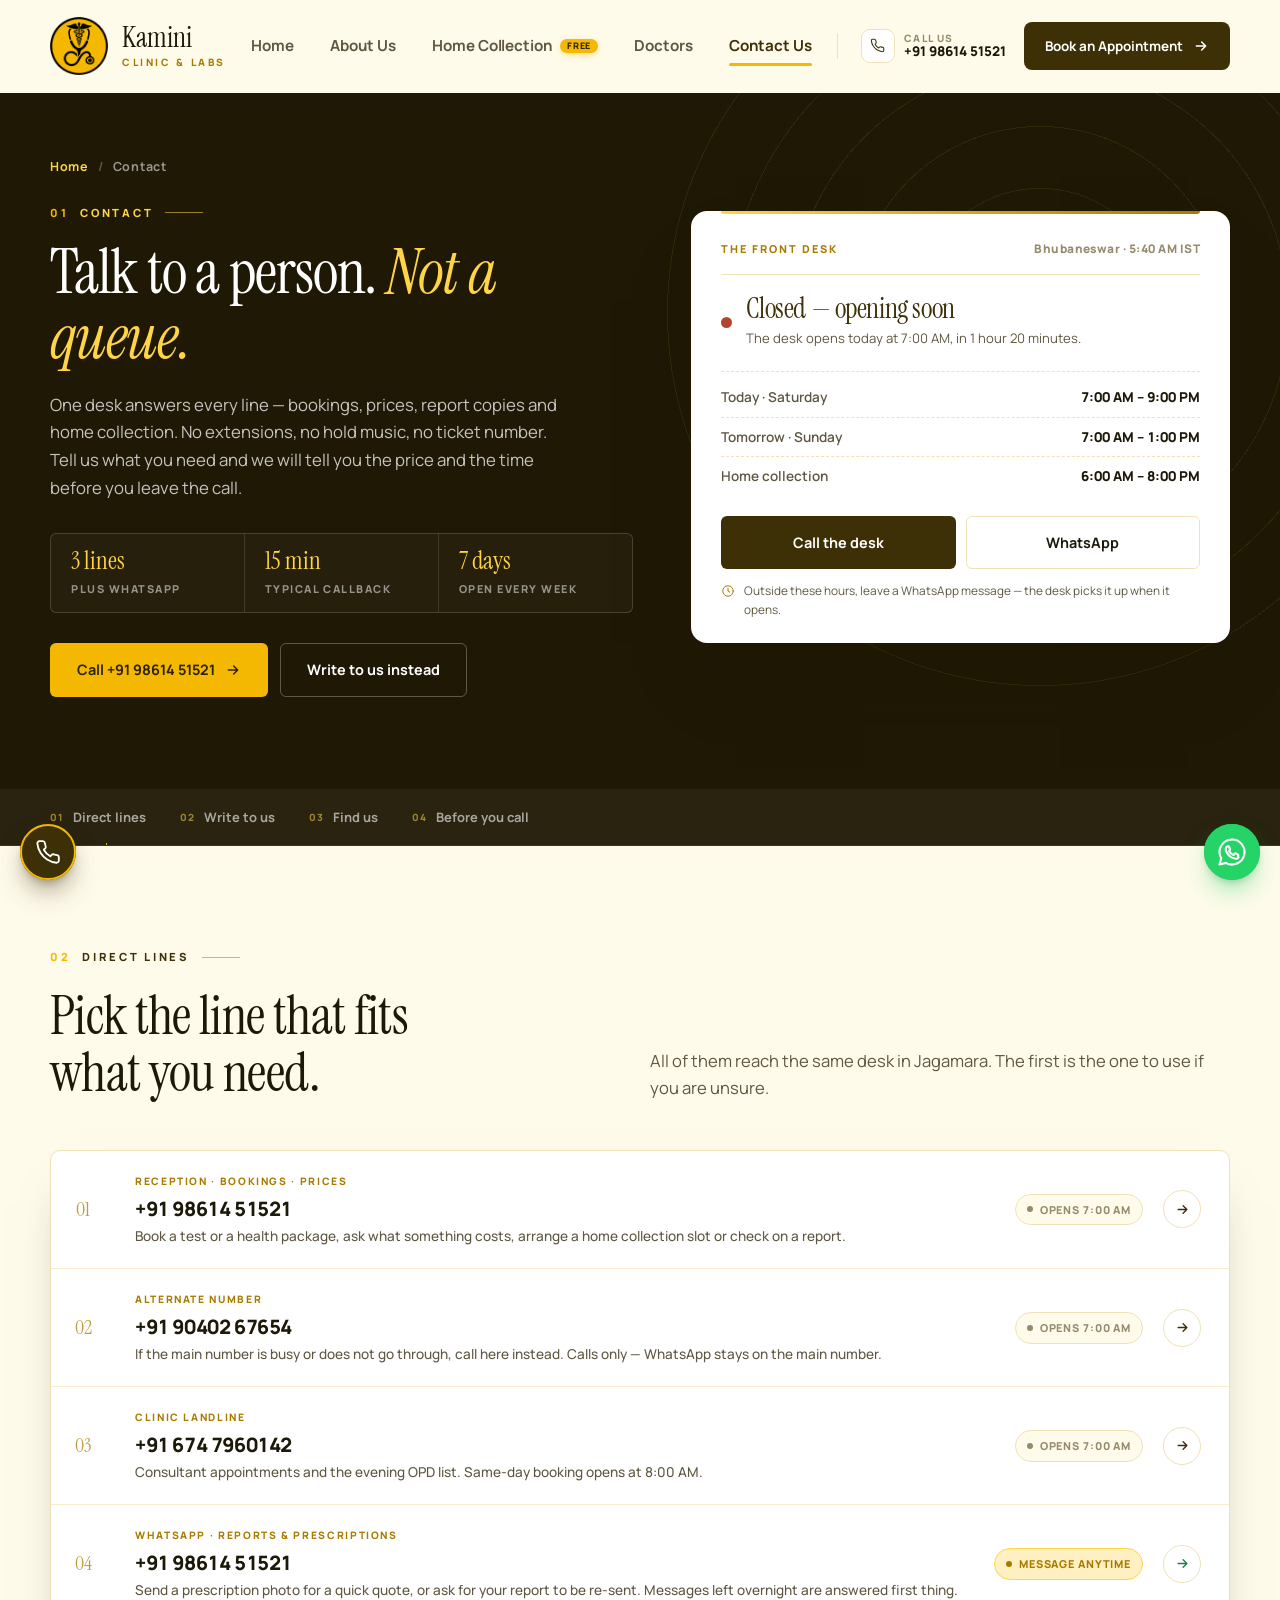
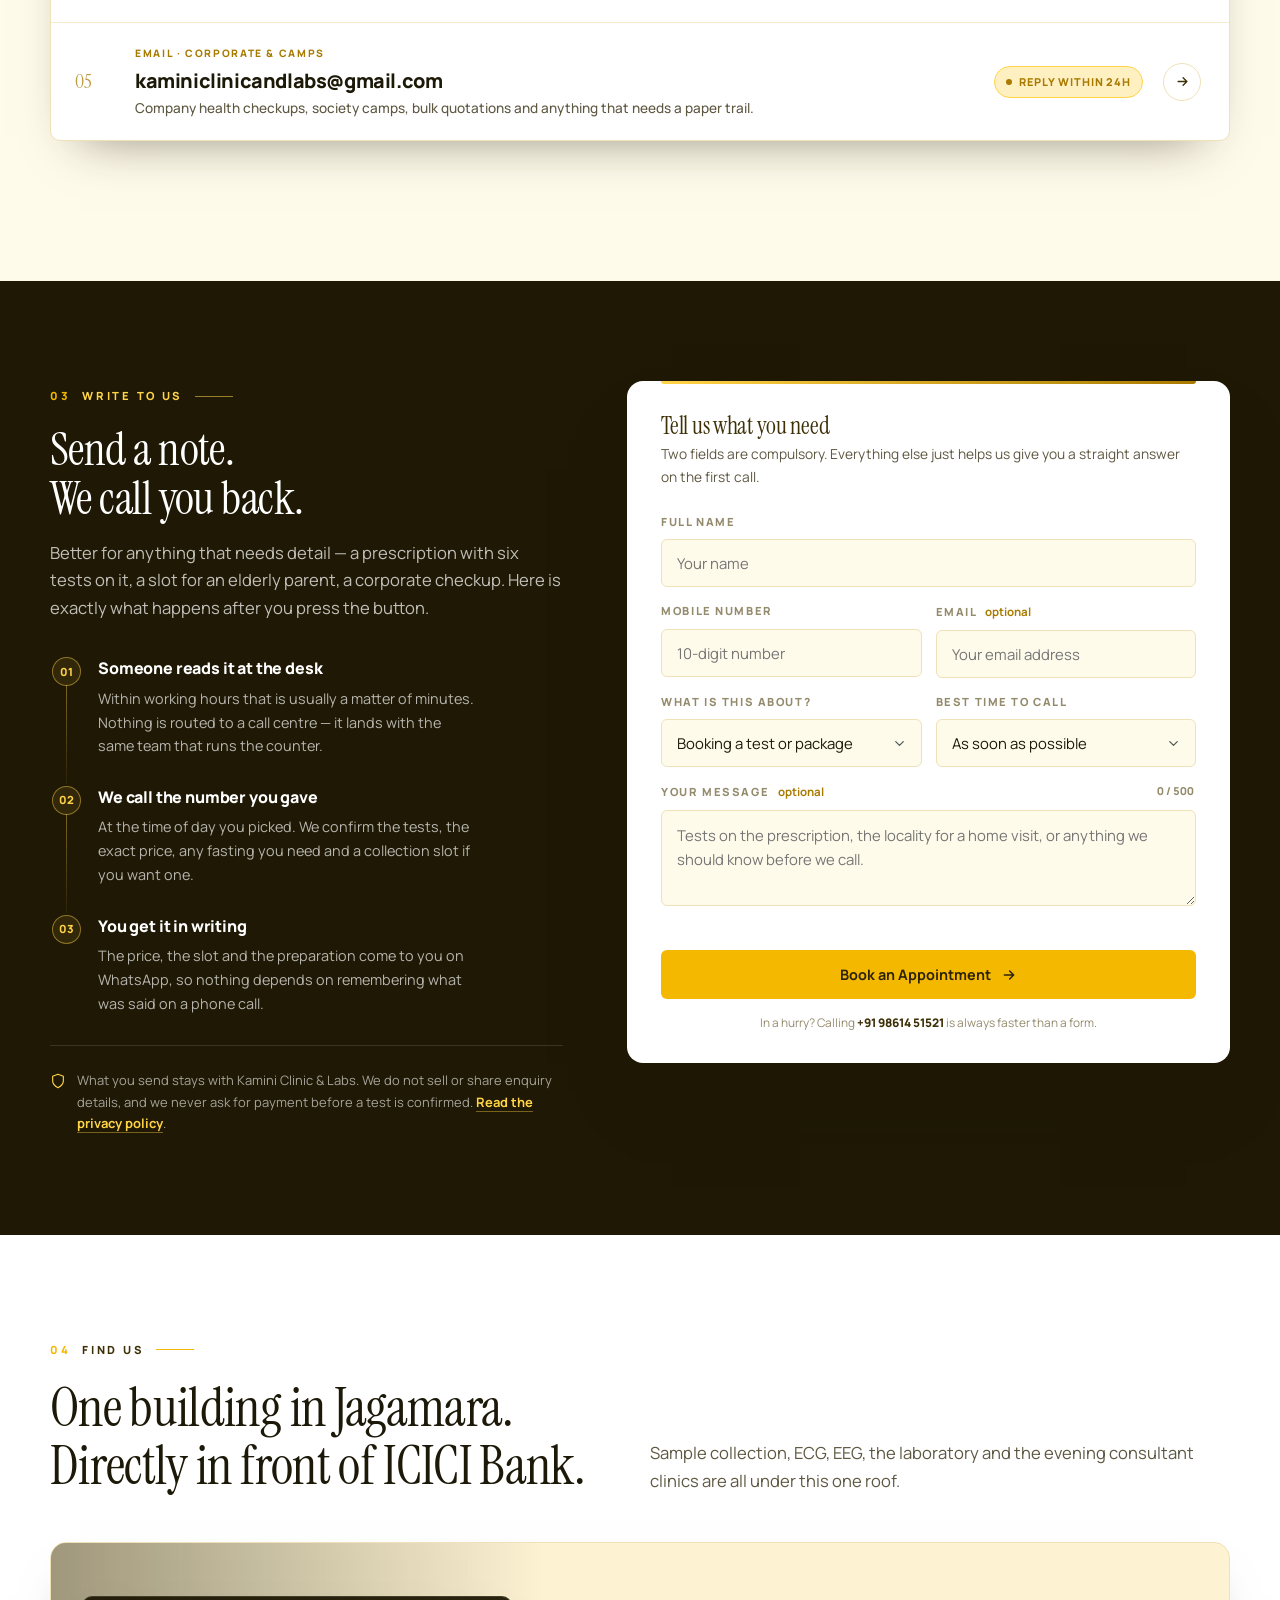
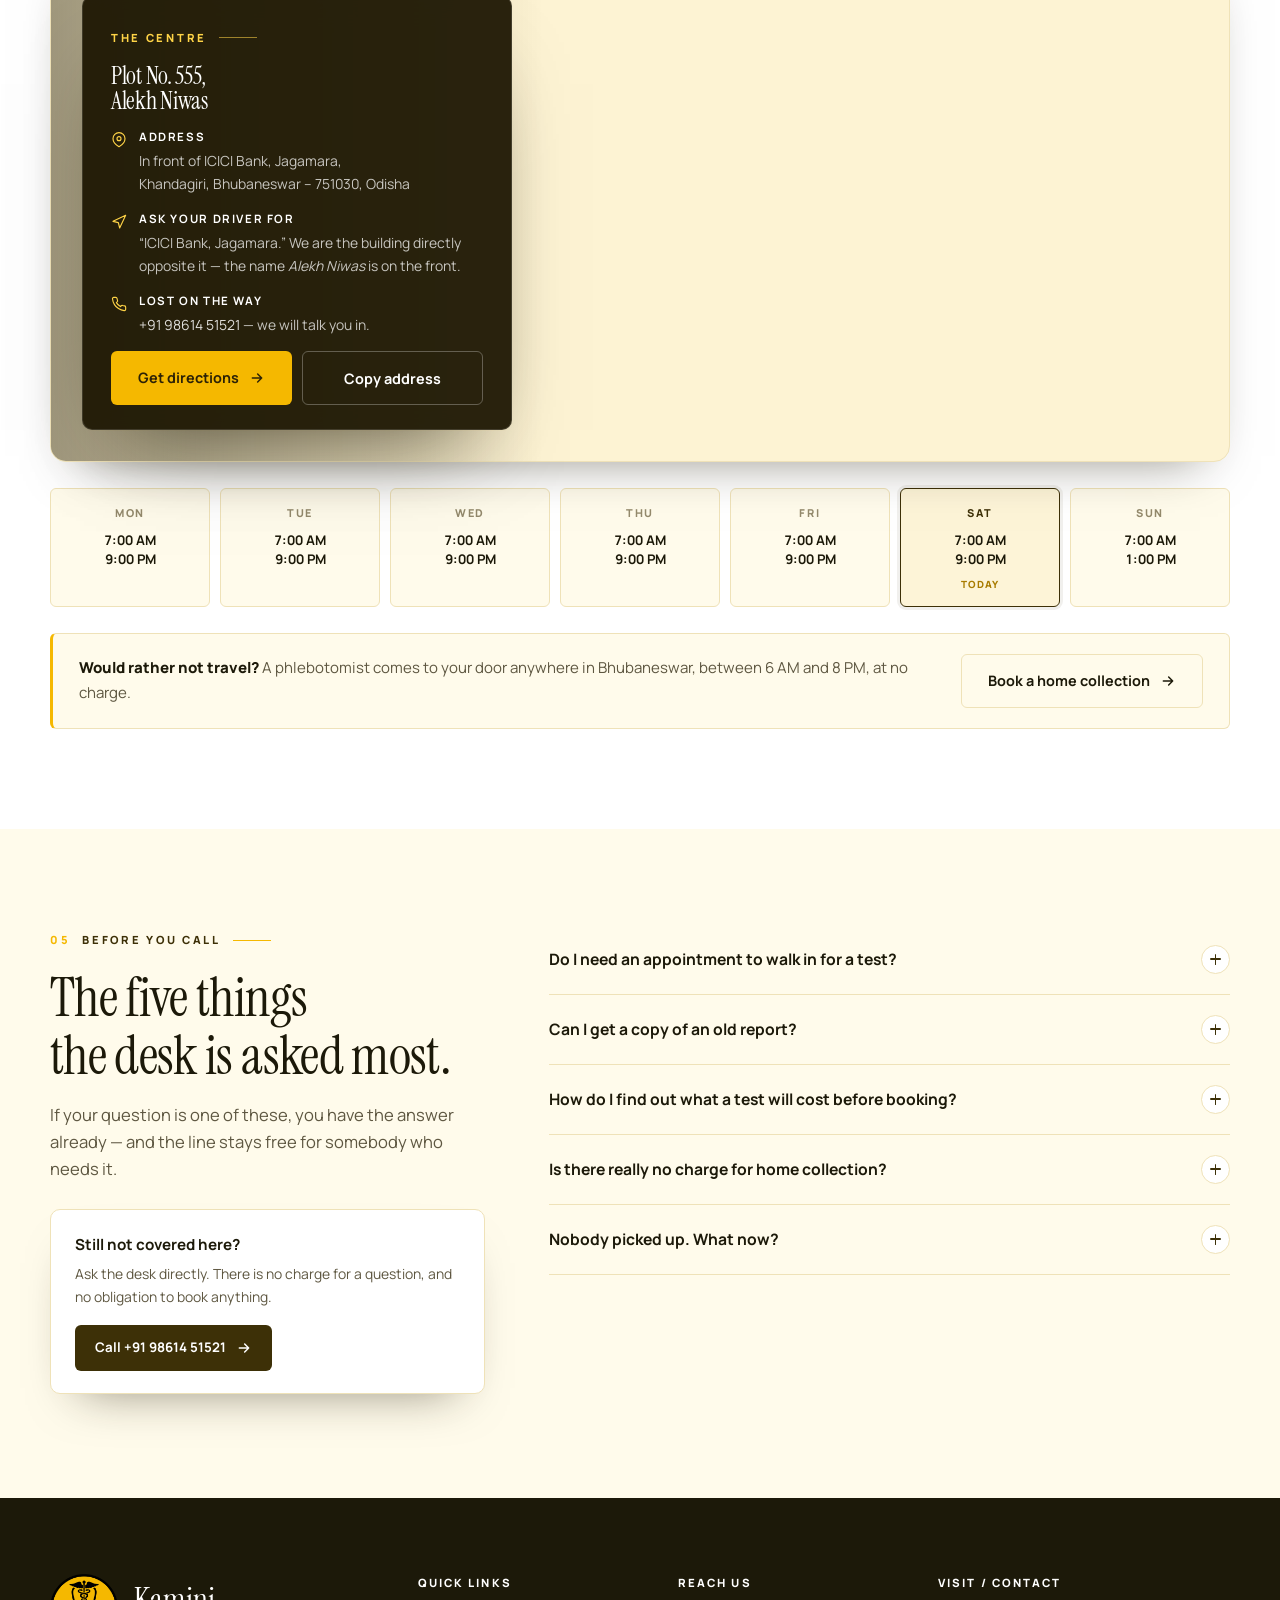
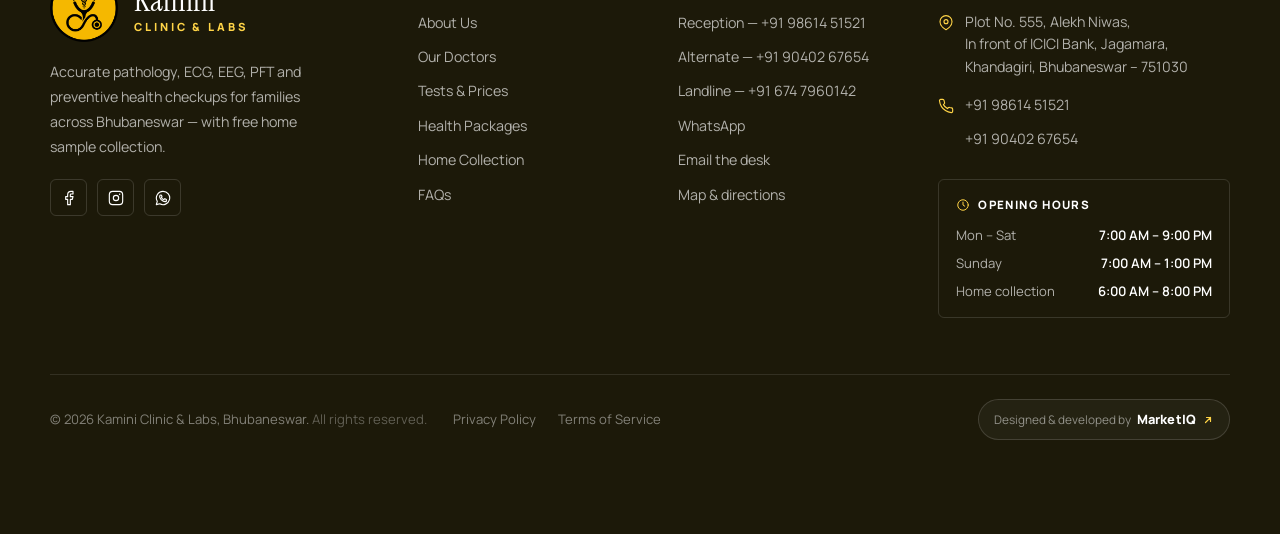
<file: contact.html>
<!DOCTYPE html>
<html lang="en">
<head>
<meta charset="UTF-8">
<meta name="viewport" content="width=device-width, initial-scale=1.0">
<title>Contact Us — Kamini Clinic &amp; Labs, Jagamara, Bhubaneswar</title>
<meta name="description" content="Call +91 98614 51521, WhatsApp us or write in. Kamini Clinic &amp; Labs is at Plot No. 555, Alekh Niwas, in front of ICICI Bank, Jagamara, Khandagiri, Bhubaneswar – 751030. Open 7 AM–9 PM Monday to Saturday, 7 AM–1 PM Sunday.">
<meta name="theme-color" content="#1e1804">
<meta name="robots" content="index, follow">
<link rel="canonical" href="https://kaminilabs.in/contact.html">

<!-- Social preview -->
<meta property="og:type" content="website">
<meta property="og:title" content="Contact Kamini Clinic &amp; Labs — Jagamara, Bhubaneswar">
<meta property="og:description" content="Five ways to reach the desk, a live open/closed status and a map to the door. Call +91 98614 51521.">
<meta property="og:locale" content="en_IN">
<meta name="twitter:card" content="summary_large_image">

<!-- Icons -->
<link rel="icon" href="favicon.png?v=2" type="image/png">
<link rel="apple-touch-icon" href="apple-touch-icon.png?v=2">
<link rel="manifest" href="site.webmanifest">

<!-- Fonts -->
<link rel="preconnect" href="https://fonts.googleapis.com">
<link rel="preconnect" href="https://fonts.gstatic.com" crossorigin>
<link href="https://fonts.googleapis.com/css2?family=Instrument+Serif:ital@0;1&family=Manrope:wght@400;500;600;700;800&display=swap" rel="stylesheet">

<!-- Styles -->
<link rel="stylesheet" href="assets/css/style.css">
<link rel="stylesheet" href="assets/css/pages.css">
<link rel="stylesheet" href="assets/css/contact.css">

<!-- Photo fallback — must run before any <img> parses so a blocked photo never breaks layout. -->
<script src="assets/js/image-fallback.js"></script>
</head>
<body>
<div id="prog"></div>

<!-- ================= NAV ================= -->
<header id="nav">
  <div class="wrap">
    <nav>
      <a href="home.html#top" class="brand" aria-label="Kamini Clinic and Labs — home">
        <img class="mark" src="Images/brand/kamini-mark.png?v=3" width="47" height="47" alt="" aria-hidden="true">
        <span class="wm"><b>Kamini</b><span>Clinic &amp; Labs</span></span>
      </a>

      <div class="nlinks" id="nlinks">
        <a href="home.html#top">Home</a>
        <a href="aboutus.html">About Us</a>
        <a href="homecollection.html">Home Collection <i class="nbadge">Free</i></a>
        <a href="doctors.html">Doctors</a>
        <a href="contact.html" class="on" aria-current="page">Contact Us</a>
        <!-- shown only inside the mobile sheet: the two things the header
             offers on a desktop, which the burger would otherwise swallow -->
        <div class="nsheet">
          <a href="tel:+919861451521" class="nsheet-call">
            <span class="ic"><svg viewBox="0 0 24 24"><path d="M22 16.9v3a2 2 0 0 1-2.2 2 19.8 19.8 0 0 1-8.6-3 19.5 19.5 0 0 1-6-6 19.8 19.8 0 0 1-3-8.7A2 2 0 0 1 4.1 2h3a2 2 0 0 1 2 1.7c.1 1 .4 1.9.7 2.8a2 2 0 0 1-.4 2.1L8.1 9.9a16 16 0 0 0 6 6l1.3-1.3a2 2 0 0 1 2.1-.4c.9.3 1.8.6 2.8.7a2 2 0 0 1 1.7 2z"/></svg></span>
            <span><small>Call the clinic</small><b>+91 98614 51521</b></span>
          </a>
          <a href="#write" class="btn btn-solid">Book an Appointment <svg viewBox="0 0 24 24"><path d="M5 12h14M13 6l6 6-6 6"/></svg></a>
        </div>
      </div>

      <div class="nact">
        <a href="tel:+919861451521" class="ncall">
          <span class="ic"><svg viewBox="0 0 24 24"><path d="M22 16.9v3a2 2 0 0 1-2.2 2 19.8 19.8 0 0 1-8.6-3 19.5 19.5 0 0 1-6-6 19.8 19.8 0 0 1-3-8.7A2 2 0 0 1 4.1 2h3a2 2 0 0 1 2 1.7c.1 1 .4 1.9.7 2.8a2 2 0 0 1-.4 2.1L8.1 9.9a16 16 0 0 0 6 6l1.3-1.3a2 2 0 0 1 2.1-.4c.9.3 1.8.6 2.8.7a2 2 0 0 1 1.7 2z"/></svg></span>
          <span><small>Call us</small><b>+91 98614 51521</b></span>
        </a>
        <a href="#write" class="btn btn-solid btn-sm">Book an Appointment <svg viewBox="0 0 24 24"><path d="M5 12h14M13 6l6 6-6 6"/></svg></a>
      </div>
      <button class="burger" id="burger" aria-label="Menu" aria-expanded="false"><span></span><span></span><span></span></button>
    </nav>
  </div>
</header>

<!-- ================= MASTHEAD + FRONT DESK =================
     The other four inner pages open on the same flat deep-teal panel and
     set one white object on it. Here that object is the desk reporting on
     itself: whether anyone is there to answer, right now, in IST.       -->
<section class="ct-mast" id="top">
  <div class="wrap">
    <div class="ct-mgrid">
      <div>
        <nav class="crumb ct-crumb rv" aria-label="Breadcrumb">
          <a href="home.html#top">Home</a><span>/</span>Contact
        </nav>
        <span class="slabel on-dark rv"><i>01</i> Contact</span>
        <h1 class="rv d1">Talk to a person. <em>Not a queue.</em></h1>
        <p class="lede rv d2">One desk answers every line — bookings, prices, report copies and home collection. No extensions, no hold music, no ticket number. Tell us what you need and we will tell you the price and the time before you leave the call.</p>

        <div class="ct-strip rv d3">
          <div><b>3 lines</b><span>Plus WhatsApp</span></div>
          <div><b>15 min</b><span>Typical callback</span></div>
          <div><b>7 days</b><span>Open every week</span></div>
        </div>

        <div class="ct-macts rv d4">
          <a href="tel:+919861451521" class="btn btn-gold">Call +91 98614 51521 <svg viewBox="0 0 24 24"><path d="M5 12h14M13 6l6 6-6 6"/></svg></a>
          <a href="#write" class="btn btn-out on-dark">Write to us instead</a>
        </div>
      </div>

      <!-- Filled in by contact.js from the published opening hours, evaluated
           in IST so a visitor abroad still sees the desk's own clock. The
           markup below is the honest no-JS fallback. -->
      <aside class="ct-desk rv d2" id="ctDesk" data-open="unknown" aria-live="polite">
        <div class="ct-dhead">
          <span class="ct-dtag">The front desk</span>
          <span class="ct-clock" id="ctClock">Bhubaneswar · IST</span>
        </div>

        <div class="ct-status">
          <span class="ct-dot" aria-hidden="true"></span>
          <span class="ct-sverdict">
            <b id="ctVerdict">Open 7 days a week</b>
            <span id="ctDetail">Mon–Sat 7:00 AM – 9:00 PM · Sunday 7:00 AM – 1:00 PM</span>
          </span>
        </div>

        <div class="ct-drows">
          <div><span id="ctTodayLbl">Today</span><b id="ctTodayHrs">7:00 AM – 9:00 PM</b></div>
          <div><span id="ctNextLbl">Tomorrow</span><b id="ctNextHrs">7:00 AM – 9:00 PM</b></div>
          <div><span>Home collection</span><b>6:00 AM – 8:00 PM</b></div>
        </div>

        <div class="ct-dacts">
          <a href="tel:+919861451521" class="btn btn-solid">Call the desk</a>
          <a href="https://wa.me/919861451521" target="_blank" rel="noopener" class="btn btn-out">WhatsApp</a>
        </div>

        <p class="ct-dnote">
          <svg viewBox="0 0 24 24"><circle cx="12" cy="12" r="9"/><path d="M12 7v5l3 2"/></svg>
          Outside these hours, leave a WhatsApp message — the desk picks it up when it opens.
        </p>
      </aside>
    </div>
  </div>
</section>

<!-- ================= CHAPTER RAIL ================= -->
<nav class="ct-chap" id="chap" aria-label="On this page">
  <div class="wrap">
    <a href="#lines"><i>01</i>Direct lines</a>
    <a href="#write"><i>02</i>Write to us</a>
    <a href="#find"><i>03</i>Find us</a>
    <a href="#faq"><i>04</i>Before you call</a>
  </div>
</nav>

<!-- ================= THE SWITCHBOARD =================
     Five lines, numbered, each with the thing it is best at. A visitor who
     wants a report copy should never have to guess which number to press. -->
<section class="ct-lines ct-anchor" id="lines">
  <div class="wrap">
    <div class="shead">
      <div class="l">
        <span class="slabel rv"><i>02</i> Direct lines</span>
        <h2 class="dsp rv d1">Pick the line that fits<br>what you need.</h2>
      </div>
      <p class="lede rv d2">All of them reach the same desk in Jagamara. The first is the one to use if you are unsure.</p>
    </div>

    <div class="ct-board rv d1">
      <a class="ct-line" href="tel:+919861451521">
        <i class="ct-lidx">01</i>
        <span class="ct-lmain">
          <span class="ct-ltag">Reception · bookings · prices</span>
          <b>+91 98614 51521</b>
          <small>Book a test or a health package, ask what something costs, arrange a home collection slot or check on a report.</small>
        </span>
        <span class="ct-lav" data-hours="desk"><i></i><span class="ct-lavt">7 AM – 9 PM</span></span>
        <span class="ct-lgo" aria-hidden="true"><svg viewBox="0 0 24 24"><path d="M5 12h14M13 6l6 6-6 6"/></svg></span>
      </a>

      <a class="ct-line" href="tel:+919040267654">
        <i class="ct-lidx">02</i>
        <span class="ct-lmain">
          <span class="ct-ltag">Alternate number</span>
          <b>+91 90402 67654</b>
          <small>If the main number is busy or does not go through, call here instead. Calls only — WhatsApp stays on the main number.</small>
        </span>
        <span class="ct-lav" data-hours="desk"><i></i><span class="ct-lavt">7 AM – 9 PM</span></span>
        <span class="ct-lgo" aria-hidden="true"><svg viewBox="0 0 24 24"><path d="M5 12h14M13 6l6 6-6 6"/></svg></span>
      </a>

      <a class="ct-line" href="tel:+916747960142">
        <i class="ct-lidx">03</i>
        <span class="ct-lmain">
          <span class="ct-ltag">Clinic landline</span>
          <b>+91 674 7960142</b>
          <small>Consultant appointments and the evening OPD list. Same-day booking opens at 8:00 AM.</small>
        </span>
        <span class="ct-lav" data-hours="desk"><i></i><span class="ct-lavt">7 AM – 9 PM</span></span>
        <span class="ct-lgo" aria-hidden="true"><svg viewBox="0 0 24 24"><path d="M5 12h14M13 6l6 6-6 6"/></svg></span>
      </a>

      <a class="ct-line wa" href="https://wa.me/919861451521" target="_blank" rel="noopener">
        <i class="ct-lidx">04</i>
        <span class="ct-lmain">
          <span class="ct-ltag">WhatsApp · reports &amp; prescriptions</span>
          <b>+91 98614 51521</b>
          <small>Send a prescription photo for a quick quote, or ask for your report to be re-sent. Messages left overnight are answered first thing.</small>
        </span>
        <span class="ct-lav always"><i></i>Message anytime</span>
        <span class="ct-lgo" aria-hidden="true"><svg viewBox="0 0 24 24"><path d="M5 12h14M13 6l6 6-6 6"/></svg></span>
      </a>

      <a class="ct-line" href="mailto:kaminiclinicandlabs@gmail.com">
        <i class="ct-lidx">05</i>
        <span class="ct-lmain">
          <span class="ct-ltag">Email · corporate &amp; camps</span>
          <b class="ct-mail">kaminiclinicandlabs<wbr>@gmail.com</b>
          <small>Company health checkups, society camps, bulk quotations and anything that needs a paper trail.</small>
        </span>
        <span class="ct-lav always"><i></i>Reply within 24h</span>
        <span class="ct-lgo" aria-hidden="true"><svg viewBox="0 0 24 24"><path d="M5 12h14M13 6l6 6-6 6"/></svg></span>
      </a>
    </div>

    <p class="ct-lfoot rv d2">
      <svg viewBox="0 0 24 24"><circle cx="12" cy="12" r="9"/><path d="M12 16v-4M12 8h.01"/></svg>
      
      <span>Booking a doctor rather than a test? The weekly clinic timings are on the <a href="doctors.html">doctors page</a>.</span></p>
  </div>
</section>

<!-- ================= WRITE TO US =================
     A form is a promise that someone reads it. The left column is that
     promise, written down, so nobody sends a message into a void.      -->
<section class="ct-write ct-anchor" id="write">
  <div class="wrap">
    <div class="ct-wgrid">
      <div class="rv">
        <span class="slabel on-dark"><i>03</i> Write to us</span>
        <h2>Send a note.<br>We call you back.</h2>
        <p class="lede">Better for anything that needs detail — a prescription with six tests on it, a slot for an elderly parent, a corporate checkup. Here is exactly what happens after you press the button.</p>

        <ol class="ct-steps">
          <li>
            <i>01</i>
            <b>Someone reads it at the desk</b>
            <p>Within working hours that is usually a matter of minutes. Nothing is routed to a call centre — it lands with the same team that runs the counter.</p>
          </li>
          <li>
            <i>02</i>
            <b>We call the number you gave</b>
            <p>At the time of day you picked. We confirm the tests, the exact price, any fasting you need and a collection slot if you want one.</p>
          </li>
          <li>
            <i>03</i>
            <b>You get it in writing</b>
            <p>The price, the slot and the preparation come to you on WhatsApp, so nothing depends on remembering what was said on a phone call.</p>
          </li>
        </ol>

        <p class="ct-wpriv">
          <svg viewBox="0 0 24 24"><path d="M12 22s8-4 8-10V5l-8-3-8 3v7c0 6 8 10 8 10z"/></svg>
          <span>What you send stays with Kamini Clinic &amp; Labs. We do not sell or share enquiry details, and we never ask for payment before a test is confirmed. <a href="privacy.html">Read the privacy policy</a>.</span>
        </p>
      </div>

      <form class="ct-form rv d1" id="ctForm" action="mail/send.php" method="post" data-form="contact" novalidate>
        <h3>Tell us what you need</h3>
        <p class="ct-fsub">Two fields are compulsory. Everything else just helps us give you a straight answer on the first call.</p>

        <div class="ct-fld" id="fldName">
          <label for="ctName">Full name</label>
          <input id="ctName" name="name" type="text" placeholder="Your name" autocomplete="name" autocapitalize="words" spellcheck="false" maxlength="60" required>
          <span class="ct-err">Please tell us who you are.</span>
        </div>

        <div class="ct-frow">
          <div class="ct-fld" id="fldPhone">
            <label for="ctPhone">Mobile number</label>
            <input id="ctPhone" name="phone" type="tel" placeholder="10-digit number" autocomplete="tel-national" inputmode="numeric" maxlength="16" required>
            <span class="ct-err">A 10-digit mobile number, please.</span>
          </div>
          <div class="ct-fld" id="fldEmail">
            <label for="ctEmail">Email <em>optional</em></label>
            <input id="ctEmail" name="email" type="email" placeholder="Your email address" autocomplete="email" autocapitalize="off" spellcheck="false" maxlength="254">
            <span class="ct-err">That email address does not look right.</span>
          </div>
        </div>

        <div class="ct-frow">
          <div class="ct-fld">
            <label for="ctTopic">What is this about?</label>
            <select id="ctTopic" name="topic">
              <option>Booking a test or package</option>
              <option>Free home sample collection</option>
              <option>A report — copy, query or delay</option>
              <option>Seeing a consultant / OPD</option>
              <option>Corporate checkup or camp</option>
              <option>Billing or a receipt</option>
              <option>Something else</option>
            </select>
          </div>
          <div class="ct-fld">
            <label for="ctWhen">Best time to call</label>
            <select id="ctWhen" name="when">
              <option>As soon as possible</option>
              <option>Morning (7 AM – 11 AM)</option>
              <option>Midday (11 AM – 4 PM)</option>
              <option>Evening (4 PM – 9 PM)</option>
            </select>
          </div>
        </div>

        <div class="ct-fld" id="fldMsg">
          <label for="ctMsg">Your message <em>optional</em></label>
          <span class="ct-count" id="ctCount" aria-hidden="true">0 / 500</span>
          <textarea id="ctMsg" name="message" maxlength="500" placeholder="Tests on the prescription, the locality for a home visit, or anything we should know before we call."></textarea>
        </div>

        <div class="hp" aria-hidden="true"><label for="ctWeb">Leave this empty</label><input id="ctWeb" name="website" type="text" tabindex="-1" autocomplete="off"></div>

        <button type="submit" class="btn btn-gold btn-full ct-fbtn" id="ctSend">
          Book an Appointment <svg viewBox="0 0 24 24"><path d="M5 12h14M13 6l6 6-6 6"/></svg>
        </button>

        <p class="ct-fmsg" id="ctDone" role="status">
          <svg viewBox="0 0 24 24"><path d="M20 6L9 17l-5-5"/></svg>
          <span id="ctDoneText">Thank you — your note is with the desk. We will call you back shortly.</span>
        </p>

        <p class="ct-ffine">In a hurry? Calling <a href="tel:+919861451521" style="color:var(--teal);font-weight:800">+91 98614 51521</a> is always faster than a form.</p>
      </form>
    </div>
  </div>
</section>

<!-- ================= FIND US ================= -->
<section class="ct-find ct-anchor" id="find">
  <div class="wrap">
    <div class="shead">
      <div class="l">
        <span class="slabel rv"><i>04</i> Find us</span>
        <h2 class="dsp rv d1">One building in Jagamara.<br>Directly in front of ICICI Bank.</h2>
      </div>
      <p class="lede rv d2">Sample collection, ECG, EEG, the laboratory and the evening consultant clinics are all under this one roof.</p>
    </div>

    <div class="ct-mapstack rv d1">
      <div class="ct-mapwrap">
        <iframe title="Map showing Kamini Clinic &amp; Labs, Alekh Niwas, Jagamara, Khandagiri, Bhubaneswar"
                src="https://www.google.com/maps?q=Alekh%20Niwas%2C%20Jagamara%2C%20Khandagiri%2C%20Bhubaneswar%2C%20Odisha%20751030&output=embed"
                loading="lazy" referrerpolicy="no-referrer-when-downgrade" allowfullscreen></iframe>
      </div>

      <!-- The card is a sibling of the map, not a child of it: on a desktop it
           is pinned over the bottom-left corner, and below 1060 it simply
           falls out of the frame and stacks underneath. -->
      <div class="ct-pin">
          <span class="slabel on-dark">The centre</span>
          <h3>Plot No. 555,<br>Alekh Niwas</h3>

          <div class="ct-prow">
            <svg viewBox="0 0 24 24"><path d="M21 10c0 7-9 12-9 12s-9-5-9-12a9 9 0 0 1 18 0z"/><circle cx="12" cy="10" r="3"/></svg>
            <span><b>Address</b>In front of ICICI Bank, Jagamara,<br>Khandagiri, Bhubaneswar – 751030, Odisha</span>
          </div>

          <div class="ct-prow">
            <svg viewBox="0 0 24 24"><path d="M3 11l19-9-9 19-2-8-8-2z"/></svg>
            <span><b>Ask your driver for</b>“ICICI Bank, Jagamara.” We are the building directly opposite it — the name <em>Alekh Niwas</em> is on the front.</span>
          </div>

          <div class="ct-prow">
            <svg viewBox="0 0 24 24"><path d="M22 16.9v3a2 2 0 0 1-2.2 2 19.8 19.8 0 0 1-8.6-3 19.5 19.5 0 0 1-6-6 19.8 19.8 0 0 1-3-8.7A2 2 0 0 1 4.1 2h3a2 2 0 0 1 2 1.7c.1 1 .4 1.9.7 2.8a2 2 0 0 1-.4 2.1L8.1 9.9a16 16 0 0 0 6 6l1.3-1.3a2 2 0 0 1 2.1-.4c.9.3 1.8.6 2.8.7a2 2 0 0 1 1.7 2z"/></svg>
            <span><b>Lost on the way</b><a href="tel:+919861451521">+91 98614 51521</a> — we will talk you in.</span>
          </div>

          <div class="ct-pacts">
            <a href="https://www.google.com/maps/dir/?api=1&destination=Kamini%20Clinic%20%26%20Labs%2C%20Plot%20No.%20555%2C%20Alekh%20Niwas%2C%20Jagamara%2C%20Khandagiri%2C%20Bhubaneswar%20751030"
               target="_blank" rel="noopener" class="btn btn-gold">Get directions <svg viewBox="0 0 24 24"><path d="M5 12h14M13 6l6 6-6 6"/></svg></a>
            <button type="button" class="btn btn-out on-dark ct-copy" id="ctCopy">Copy address</button>
          </div>
      </div>
    </div>

    <!-- The week, so nobody has to work out "are they open on Sunday" from a
         sentence. contact.js lights today's card. -->
    <h3 class="sr">Opening hours</h3>
    <div class="ct-week rv d2" id="ctWeek">
      <div class="ct-day" data-day="1"><b>Mon</b><span>7:00 AM<br>9:00 PM</span><em>Today</em></div>
      <div class="ct-day" data-day="2"><b>Tue</b><span>7:00 AM<br>9:00 PM</span><em>Today</em></div>
      <div class="ct-day" data-day="3"><b>Wed</b><span>7:00 AM<br>9:00 PM</span><em>Today</em></div>
      <div class="ct-day" data-day="4"><b>Thu</b><span>7:00 AM<br>9:00 PM</span><em>Today</em></div>
      <div class="ct-day" data-day="5"><b>Fri</b><span>7:00 AM<br>9:00 PM</span><em>Today</em></div>
      <div class="ct-day" data-day="6"><b>Sat</b><span>7:00 AM<br>9:00 PM</span><em>Today</em></div>
      <div class="ct-day" data-day="0"><b>Sun</b><span>7:00 AM<br>1:00 PM</span><em>Today</em></div>
    </div>

    <div class="ct-alt rv d3">
      <p><b>Would rather not travel?</b> A phlebotomist comes to your door anywhere in Bhubaneswar, between 6 AM and 8 PM, at no charge.</p>
      <a href="homecollection.html" class="btn btn-out">Book a home collection <svg viewBox="0 0 24 24"><path d="M5 12h14M13 6l6 6-6 6"/></svg></a>
    </div>
  </div>
</section>

<!-- ================= BEFORE YOU CALL ================= -->
<section class="ct-faq ct-anchor" id="faq">
  <div class="wrap">
    <div class="ct-fgrid">
      <div class="rv">
        <span class="slabel"><i>05</i> Before you call</span>
        <h2 class="dsp" style="margin-top:18px">The five things<br>the desk is asked most.</h2>
        <p class="lede">If your question is one of these, you have the answer already — and the line stays free for somebody who needs it.</p>

        <div class="ct-fask">
          <b>Still not covered here?</b>
          <p>Ask the desk directly. There is no charge for a question, and no obligation to book anything.</p>
          <a href="tel:+919861451521" class="btn btn-solid btn-sm">Call +91 98614 51521 <svg viewBox="0 0 24 24"><path d="M5 12h14M13 6l6 6-6 6"/></svg></a>
        </div>
      </div>

      <div class="rv d1">
        <div class="fq"><button aria-expanded="false">Do I need an appointment to walk in for a test?<span class="pm"></span></button>
          <div class="ans"><p>No. For routine blood tests and health packages you can walk in any time we are open. An appointment only matters for a consultant clinic, where the list fills up — those are booked on +91 98614 51521 from 8:00 AM the same day.</p></div></div>
        <div class="fq"><button aria-expanded="false">Can I get a copy of an old report?<span class="pm"></span></button>
          <div class="ans"><p>Yes. Message us on WhatsApp at +91 98614 51521 with the patient's name and the approximate date of the test, and we will re-send the PDF. Printed copies can be collected from the counter during opening hours.</p></div></div>
        <div class="fq"><button aria-expanded="false">How do I find out what a test will cost before booking?<span class="pm"></span></button>
          <div class="ans"><p>Send a photo of the prescription on WhatsApp, or check the common tests and packages on our <a href="home.html#tests">home page</a>. Either way the total is confirmed to you before a sample is taken — nothing is added afterwards.</p></div></div>
        <div class="fq"><button aria-expanded="false">Is there really no charge for home collection?<span class="pm"></span></button>
          <div class="ans"><p>None. Collection anywhere in Bhubaneswar is free — you pay only for the tests. Slots run from 6 AM to 8 PM every day and are booked on the same numbers as everything else.</p></div></div>
        <div class="fq"><button aria-expanded="false">Nobody picked up. What now?<span class="pm"></span></button>
          <div class="ans"><p>The front desk may be with a patient. Try the alternate number, +91 90402 67654, or leave a WhatsApp message on +91 98614 51521 — every message is answered, and out-of-hours ones are picked up as soon as the desk opens.</p></div></div>
      </div>
    </div>
  </div>
</section>

<!-- ================= FOOTER ================= -->
<footer>
  <div class="wrap">
    <div class="fgrid2">
      <div class="fbrand">
        <a href="home.html#top" class="brand">
          <img class="mark" src="Images/brand/kamini-mark.png?v=3" width="47" height="47" alt="" aria-hidden="true">
          <span class="wm"><b>Kamini</b><span>Clinic &amp; Labs</span></span>
        </a>
        <p class="fabout">Accurate pathology, ECG, EEG, PFT and preventive health checkups for families across Bhubaneswar — with free home sample collection.</p>
        <div class="fsoc">
          <a href="#" aria-label="Facebook"><svg viewBox="0 0 24 24" fill="currentColor" stroke="none"><path d="M18 2h-3a5 5 0 0 0-5 5v3H7v4h3v8h4v-8h3l1-4h-4V7a1 1 0 0 1 1-1h3z"/></svg></a>
          <a href="#" aria-label="Instagram"><svg viewBox="0 0 24 24"><rect x="2" y="2" width="20" height="20" rx="5"/><circle cx="12" cy="12" r="4"/><circle cx="17.5" cy="6.5" r="1.1" fill="currentColor" stroke="none"/></svg></a>
          <a href="https://wa.me/919861451521" target="_blank" rel="noopener" aria-label="WhatsApp"><svg viewBox="0 0 24 24" fill="currentColor" stroke="none"><path d="M12 2a10 10 0 0 0-8.6 15l-1.4 5 5.1-1.3A10 10 0 1 0 12 2zm5.3 14.2c-.2.6-1.3 1.2-1.8 1.2s-1.2.2-3.9-1.1a9 9 0 0 1-3.6-3.6c-.3-.5-1-1.7-1-2.9 0-1.2.6-1.7.9-2 .2-.2.5-.3.7-.3h.5c.2 0 .4 0 .6.5l.7 1.7c0 .2.1.4 0 .6l-.4.6c-.2.2-.3.4-.1.7a7 7 0 0 0 3 2.6c.3.2.5.1.7-.1l.7-.9c.2-.2.4-.2.6-.1l1.6.8c.2.1.4.2.4.3.1.2.1.7-.1 1.3z"/></svg></a>
        </div>
      </div>
      <div class="fcol"><h5>Quick links</h5>
        <a href="aboutus.html">About Us</a><a href="doctors.html">Our Doctors</a>
        <a href="home.html#tests">Tests &amp; Prices</a><a href="home.html#packages">Health Packages</a>
        <a href="homecollection.html">Home Collection</a><a href="#faq">FAQs</a>
      </div>
      <div class="fcol"><h5>Reach us</h5>
        <a href="tel:+919861451521">Reception — +91 98614 51521</a><a href="tel:+919040267654">Alternate — +91 90402 67654</a>
        <a href="tel:+916747960142">Landline — +91 674 7960142</a><a href="https://wa.me/919861451521" target="_blank" rel="noopener">WhatsApp</a>
        <a href="mailto:kaminiclinicandlabs@gmail.com">Email the desk</a><a href="#find">Map &amp; directions</a>
      </div>
      <div class="fcol"><h5>Visit / Contact</h5>
        <div class="fcont">
          <svg viewBox="0 0 24 24"><path d="M21 10c0 7-9 12-9 12s-9-5-9-12a9 9 0 0 1 18 0z"/><circle cx="12" cy="10" r="3"/></svg>
          <span>Plot No. 555, Alekh Niwas,<br>In front of ICICI Bank, Jagamara,<br>Khandagiri, Bhubaneswar – 751030</span>
        </div>
        <div class="fcont">
          <svg viewBox="0 0 24 24"><path d="M22 16.9v3a2 2 0 0 1-2.2 2 19.8 19.8 0 0 1-8.6-3 19.5 19.5 0 0 1-6-6 19.8 19.8 0 0 1-3-8.7A2 2 0 0 1 4.1 2h3a2 2 0 0 1 2 1.7c.1 1 .4 1.9.7 2.8a2 2 0 0 1-.4 2.1L8.1 9.9a16 16 0 0 0 6 6l1.3-1.3a2 2 0 0 1 2.1-.4c.9.3 1.8.6 2.8.7a2 2 0 0 1 1.7 2z"/></svg>
          <span><a href="tel:+919861451521">+91 98614 51521</a><a href="tel:+919040267654">+91 90402 67654</a></span>
        </div>
        <div class="fhours">
          <b><svg viewBox="0 0 24 24"><circle cx="12" cy="12" r="9"/><path d="M12 7v5l3 2"/></svg>Opening hours</b>
          <div><span>Mon – Sat</span><span>7:00 AM – 9:00 PM</span></div>
          <div><span>Sunday</span><span>7:00 AM – 1:00 PM</span></div>
          <div><span>Home collection</span><span>6:00 AM – 8:00 PM</span></div>
        </div>
      </div>
    </div>
    <div class="fbot">
      <span class="fcopy">&copy; 2026 Kamini Clinic &amp; Labs, Bhubaneswar.
        <em>All rights reserved.</em></span>
      <span class="lnks">
        <a href="privacy.html">Privacy Policy</a>
        <a href="terms.html">Terms of Service</a>
      </span>
      <a class="fmade" href="https://www.dmarketiq.com/" target="_blank" rel="noopener"
         title="Visit MarketIQ &mdash; www.dmarketiq.com">
        <span>Designed &amp; developed by</span>
        <b>MarketIQ</b>
        <svg viewBox="0 0 24 24" aria-hidden="true"><path d="M7 17L17 7M9 7h8v8"/></svg>
      </a>
    </div>
  </div>
</footer>

<!-- ================= MOBILE ACTION BAR =================
     This page carries no floating "book" button — the two actions below are
     what a contact page is for, and they only appear on a phone.        -->
<div class="ct-bar">
  <a href="tel:+919861451521" class="btn btn-solid">
    <svg viewBox="0 0 24 24"><path d="M22 16.9v3a2 2 0 0 1-2.2 2 19.8 19.8 0 0 1-8.6-3 19.5 19.5 0 0 1-6-6 19.8 19.8 0 0 1-3-8.7A2 2 0 0 1 4.1 2h3a2 2 0 0 1 2 1.7c.1 1 .4 1.9.7 2.8a2 2 0 0 1-.4 2.1L8.1 9.9a16 16 0 0 0 6 6l1.3-1.3a2 2 0 0 1 2.1-.4c.9.3 1.8.6 2.8.7a2 2 0 0 1 1.7 2z"/></svg>
    Call the desk
  </a>
  <a href="https://wa.me/919861451521" target="_blank" rel="noopener" class="btn btn-gold">
    <svg viewBox="0 0 24 24" fill="currentColor" stroke="none"><path d="M12 2a10 10 0 0 0-8.6 15l-1.4 5 5.1-1.3A10 10 0 1 0 12 2zm5.3 14.2c-.2.6-1.3 1.2-1.8 1.2s-1.2.2-3.9-1.1a9 9 0 0 1-3.6-3.6c-.3-.5-1-1.7-1-2.9 0-1.2.6-1.7.9-2 .2-.2.5-.3.7-.3h.5c.2 0 .4 0 .6.5l.7 1.7c0 .2.1.4 0 .6l-.4.6c-.2.2-.3.4-.1.7a7 7 0 0 0 3 2.6c.3.2.5.1.7-.1l.7-.9c.2-.2.4-.2.6-.1l1.6.8c.2.1.4.2.4.3.1.2.1.7-.1 1.3z"/></svg>
    WhatsApp
  </a>
</div>

<!-- Contact structured data -->
<script type="application/ld+json">
{
  "@context": "https://schema.org",
  "@type": "ContactPage",
  "url": "https://kaminilabs.in/contact.html",
  "name": "Contact Kamini Clinic & Labs",
  "mainEntity": {
    "@type": "MedicalClinic",
    "name": "Kamini Clinic & Labs",
    "url": "https://kaminilabs.in/",
    "email": "kaminiclinicandlabs@gmail.com",
    "telephone": ["+91-9861451521", "+91-9040267654", "+91-674-7960142"],
    "address": {
      "@type": "PostalAddress",
      "streetAddress": "Plot No. 555, Alekh Niwas, In front of ICICI Bank, Jagamara, Khandagiri",
      "addressLocality": "Bhubaneswar",
      "addressRegion": "Odisha",
      "postalCode": "751030",
      "addressCountry": "IN"
    },
    "openingHoursSpecification": [
      { "@type": "OpeningHoursSpecification", "dayOfWeek": ["Monday","Tuesday","Wednesday","Thursday","Friday","Saturday"], "opens": "07:00", "closes": "21:00" },
      { "@type": "OpeningHoursSpecification", "dayOfWeek": "Sunday", "opens": "07:00", "closes": "13:00" }
    ],
    "contactPoint": [
      { "@type": "ContactPoint", "telephone": "+91-9861451521", "contactType": "reservations",
        "areaServed": "IN", "availableLanguage": ["English","Hindi","Odia"] },
      { "@type": "ContactPoint", "telephone": "+91-9040267654", "contactType": "customer service",
        "areaServed": "IN", "availableLanguage": ["English","Hindi","Odia"] },
      { "@type": "ContactPoint", "email": "kaminiclinicandlabs@gmail.com", "contactType": "sales",
        "areaServed": "IN", "availableLanguage": ["English","Hindi","Odia"] }
    ]
  }
}
</script>
<script type="application/ld+json">
{
  "@context": "https://schema.org",
  "@type": "FAQPage",
  "mainEntity": [
    { "@type": "Question", "name": "Do I need an appointment to walk in for a test at Kamini Clinic & Labs?",
      "acceptedAnswer": { "@type": "Answer", "text": "No. For routine blood tests and health packages you can walk in any time we are open. An appointment only matters for a consultant clinic, where the list fills up — those are booked on 9861451521 from 8:00 AM the same day." } },
    { "@type": "Question", "name": "Can I get a copy of an old report?",
      "acceptedAnswer": { "@type": "Answer", "text": "Yes. Message 9861451521 on WhatsApp with the patient's name and the approximate date of the test and we will re-send the PDF. Printed copies can be collected from the counter during opening hours." } },
    { "@type": "Question", "name": "How do I find out what a test will cost before booking?",
      "acceptedAnswer": { "@type": "Answer", "text": "Send a photo of the prescription on WhatsApp, or read the price from the rate card on the tests and packages page. Either way the total is confirmed before a sample is taken and nothing is added afterwards." } },
    { "@type": "Question", "name": "Is there any charge for home sample collection?",
      "acceptedAnswer": { "@type": "Answer", "text": "None. Collection anywhere in Bhubaneswar is free — you pay only for the tests. Slots run from 6 AM to 8 PM every day." } },
    { "@type": "Question", "name": "What should I do if nobody picks up the phone?",
      "acceptedAnswer": { "@type": "Answer", "text": "The front desk may be with a patient. Try the alternate number, 9040267654, or leave a WhatsApp message on 9861451521 — out-of-hours messages are picked up as soon as the desk opens." } }
  ]
}
</script>

<script src="assets/js/forms.js" defer></script>
<script src="assets/js/main.js" defer></script>
<script src="assets/js/contact.js" defer></script>
<!-- Two quick-contact buttons, one in each bottom corner: a callback
     request on the left, WhatsApp on the right. -->
<a class="advisor" id="advisor" href="#write"
   aria-label="Book an appointment" title="Book an appointment — we ring back within 15 minutes">
  <svg viewBox="0 0 24 24" aria-hidden="true"><path d="M22 16.9v3a2 2 0 0 1-2.2 2 19.8 19.8 0 0 1-8.6-3 19.5 19.5 0 0 1-6-6 19.8 19.8 0 0 1-3-8.7A2 2 0 0 1 4.1 2h3a2 2 0 0 1 2 1.7c.1 1 .4 1.9.7 2.8a2 2 0 0 1-.4 2.1L8.1 9.9a16 16 0 0 0 6 6l1.3-1.3a2 2 0 0 1 2.1-.4c.9.3 1.8.6 2.8.7a2 2 0 0 1 1.7 2z"/></svg>
</a>

<!-- WhatsApp, pinned bottom left so it never collides with the booking
     button or the callback widget on the right -->
<a class="wapp" href="https://wa.me/919861451521" target="_blank" rel="noopener"
   aria-label="Chat with Kamini Clinic &amp; Labs on WhatsApp" title="WhatsApp us on +91 98614 51521">
  <svg viewBox="0 0 24 24" fill="currentColor" stroke="none" aria-hidden="true"><path d="M12 2a10 10 0 0 0-8.6 15l-1.4 5 5.1-1.3A10 10 0 1 0 12 2zm5.3 14.2c-.2.6-1.3 1.2-1.8 1.2s-1.2.2-3.9-1.1a9 9 0 0 1-3.6-3.6c-.3-.5-1-1.7-1-2.9 0-1.2.6-1.7.9-2 .2-.2.5-.3.7-.3h.5c.2 0 .4 0 .6.5l.7 1.7c0 .2.1.4 0 .6l-.4.6c-.2.2-.3.4-.1.7a7 7 0 0 0 3 2.6c.3.2.5.1.7-.1l.7-.9c.2-.2.4-.2.6-.1l1.6.8c.2.1.4.2.4.3.1.2.1.7-.1 1.3z"/></svg>
</a>

</body>
</html>
</file>
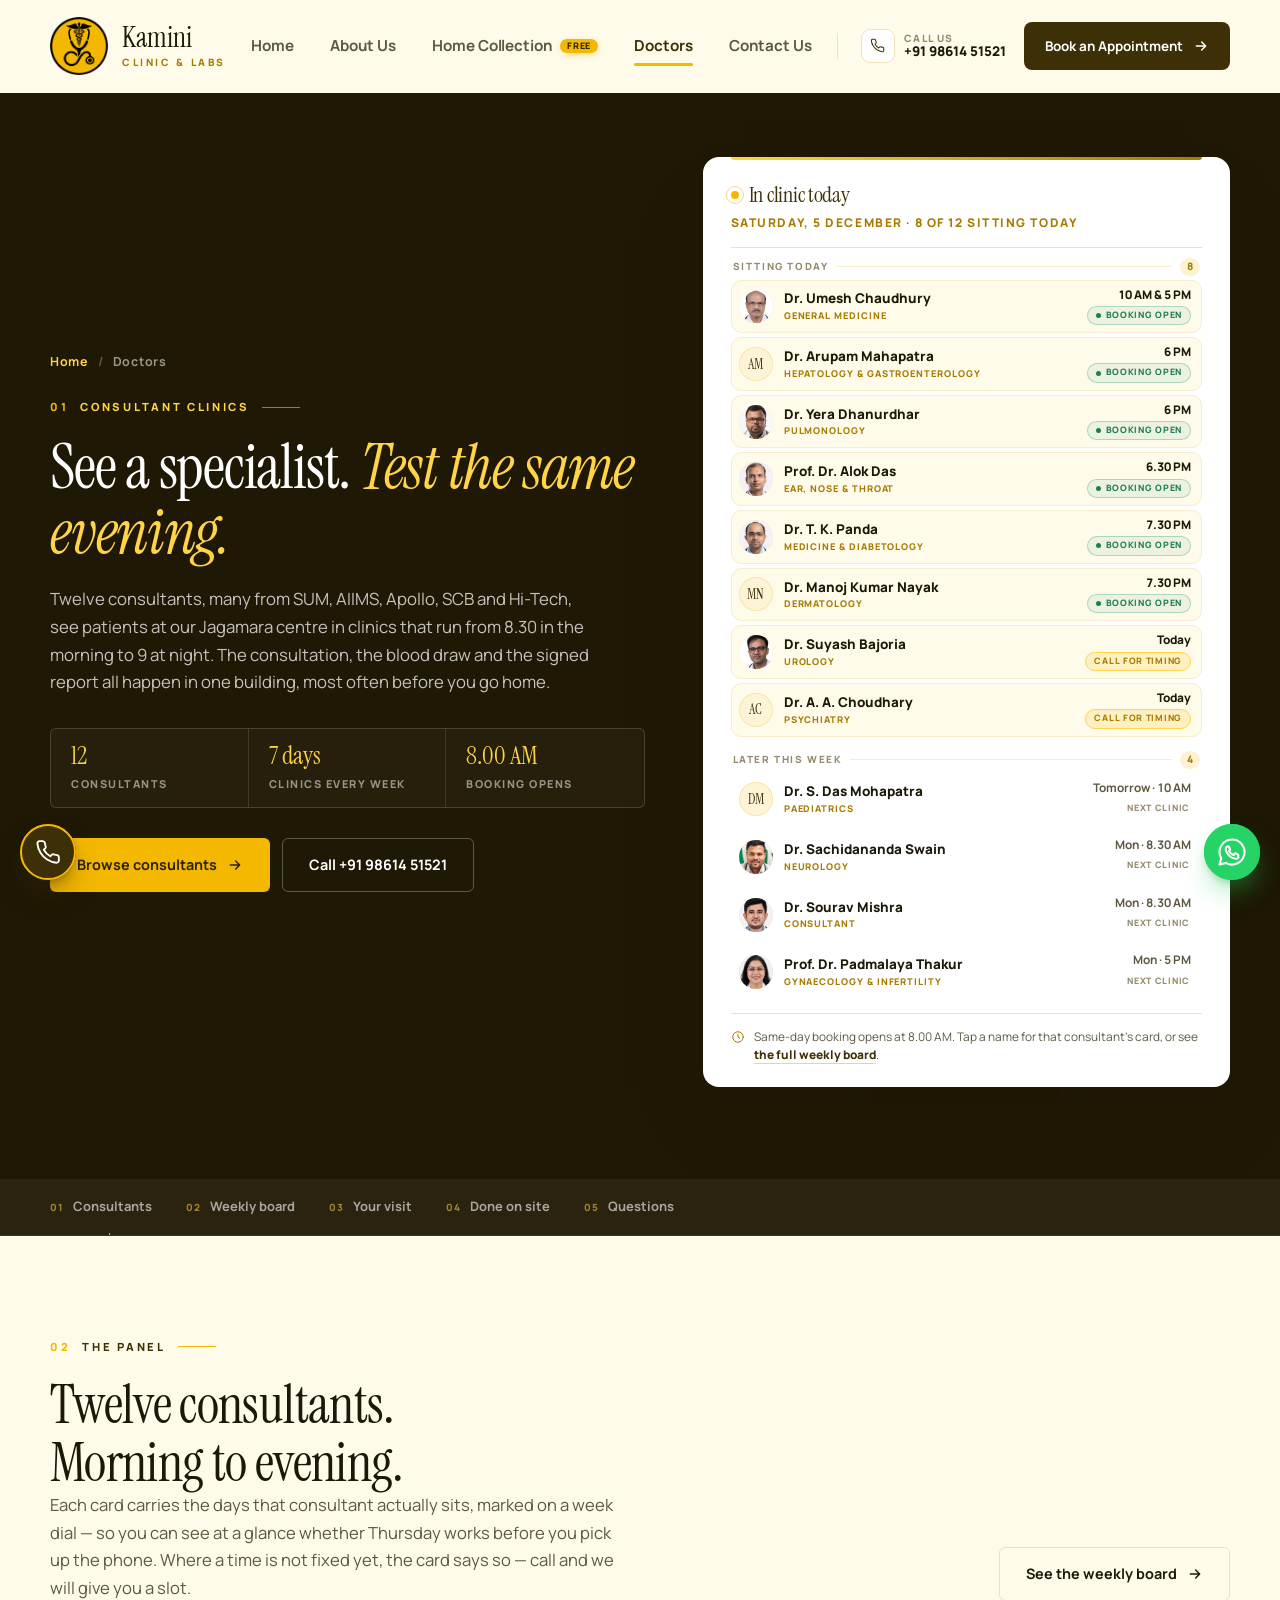
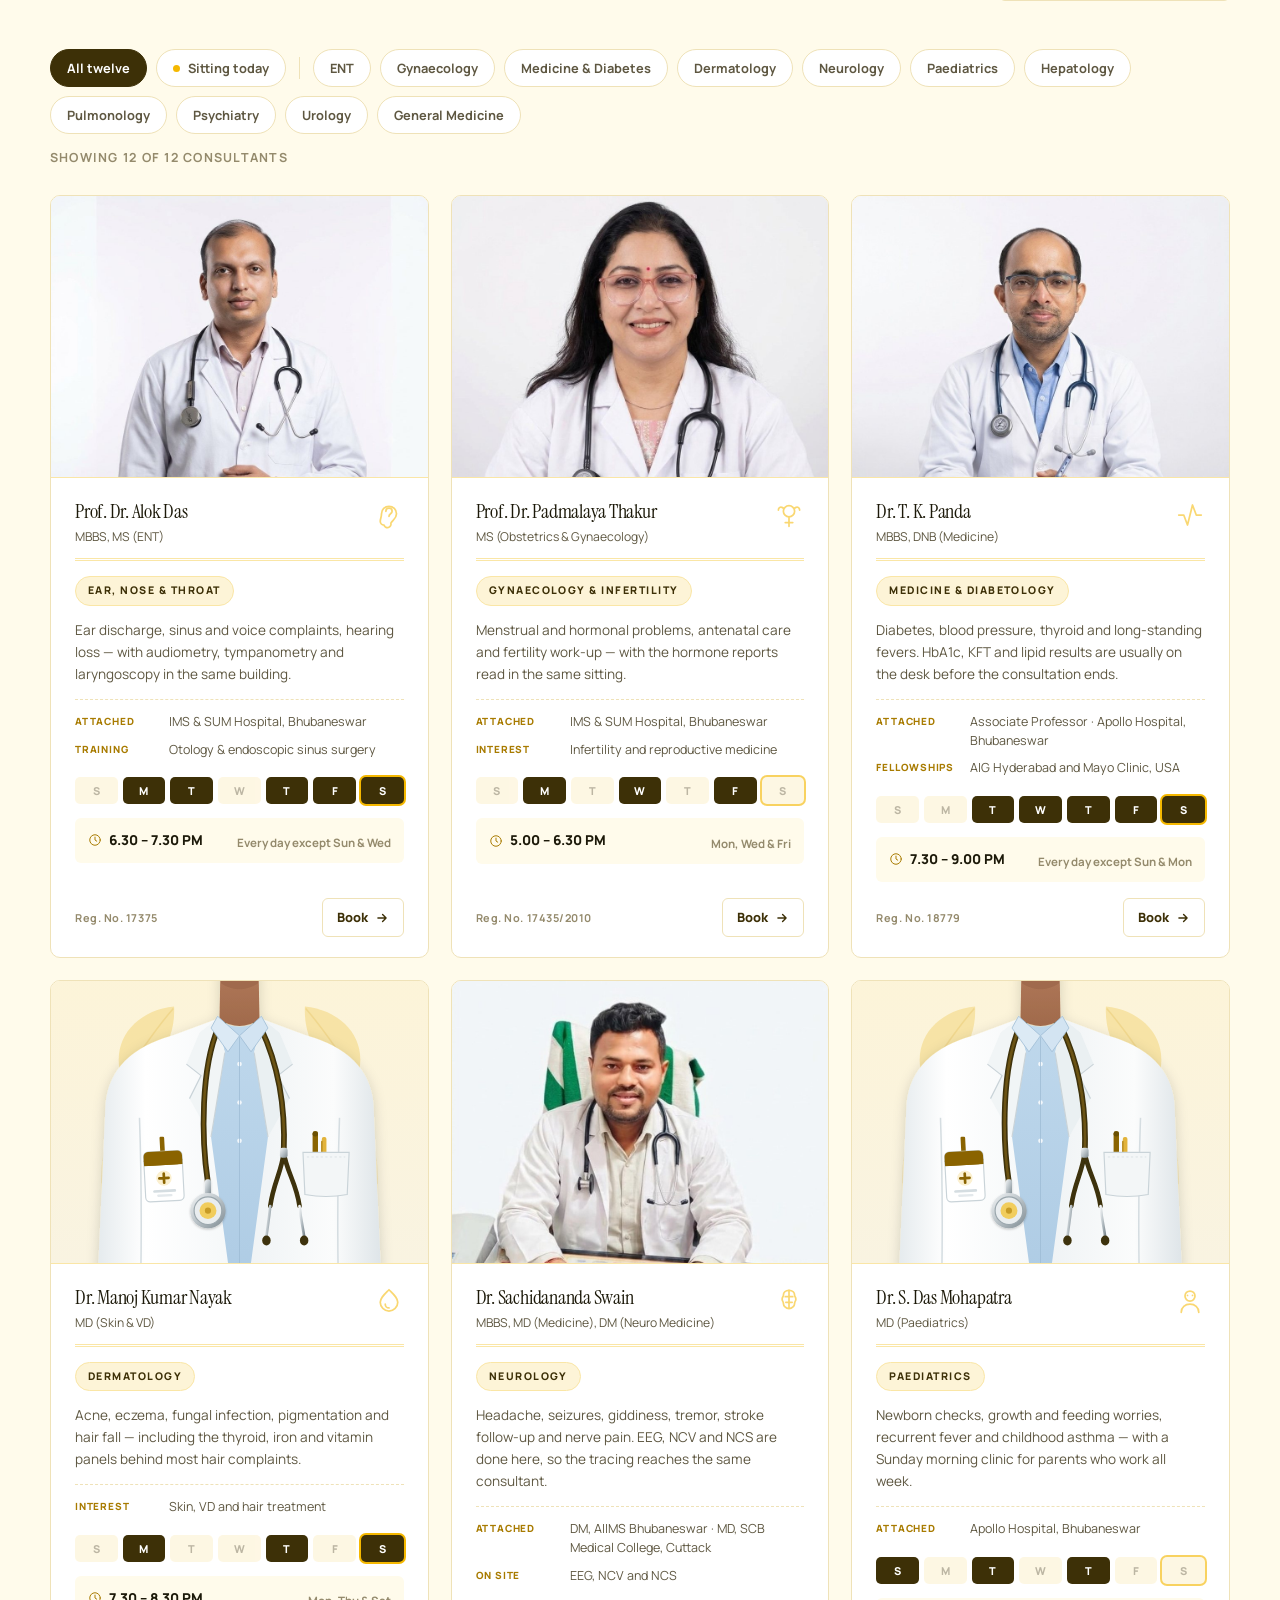
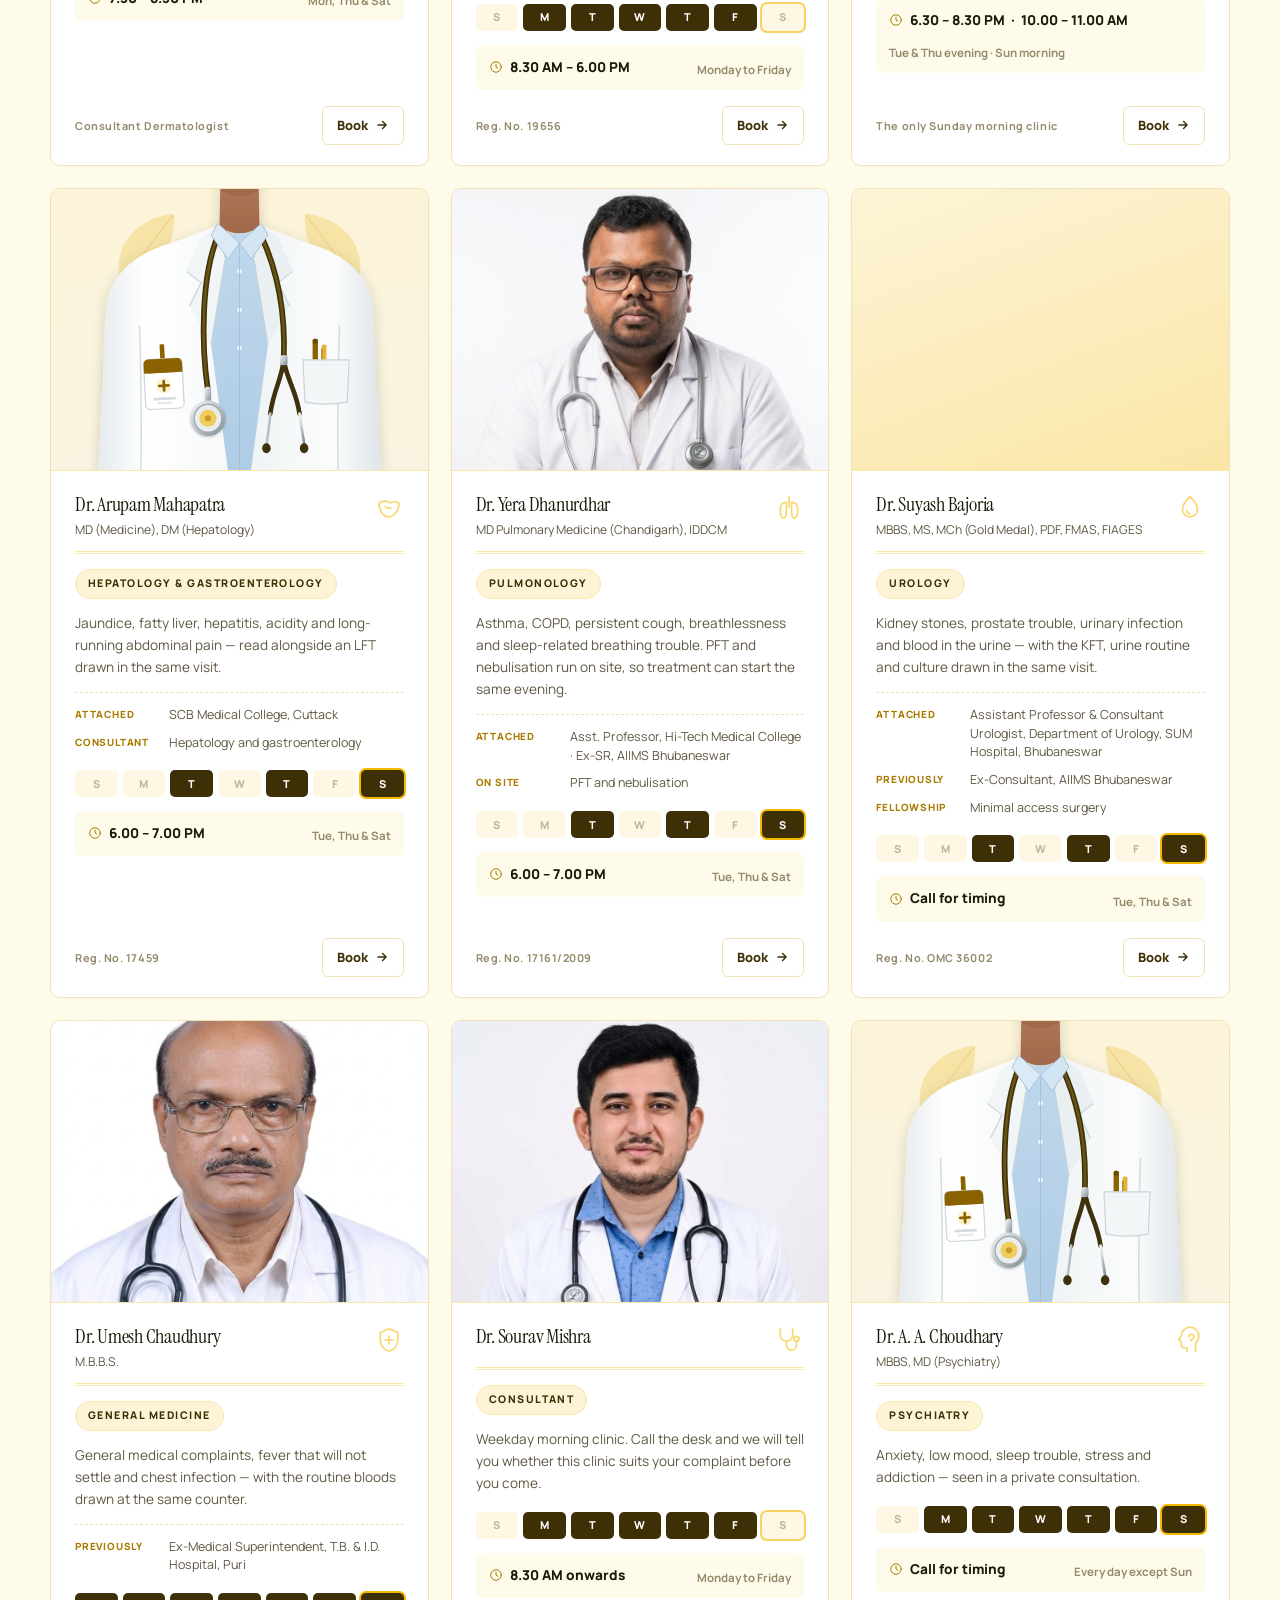
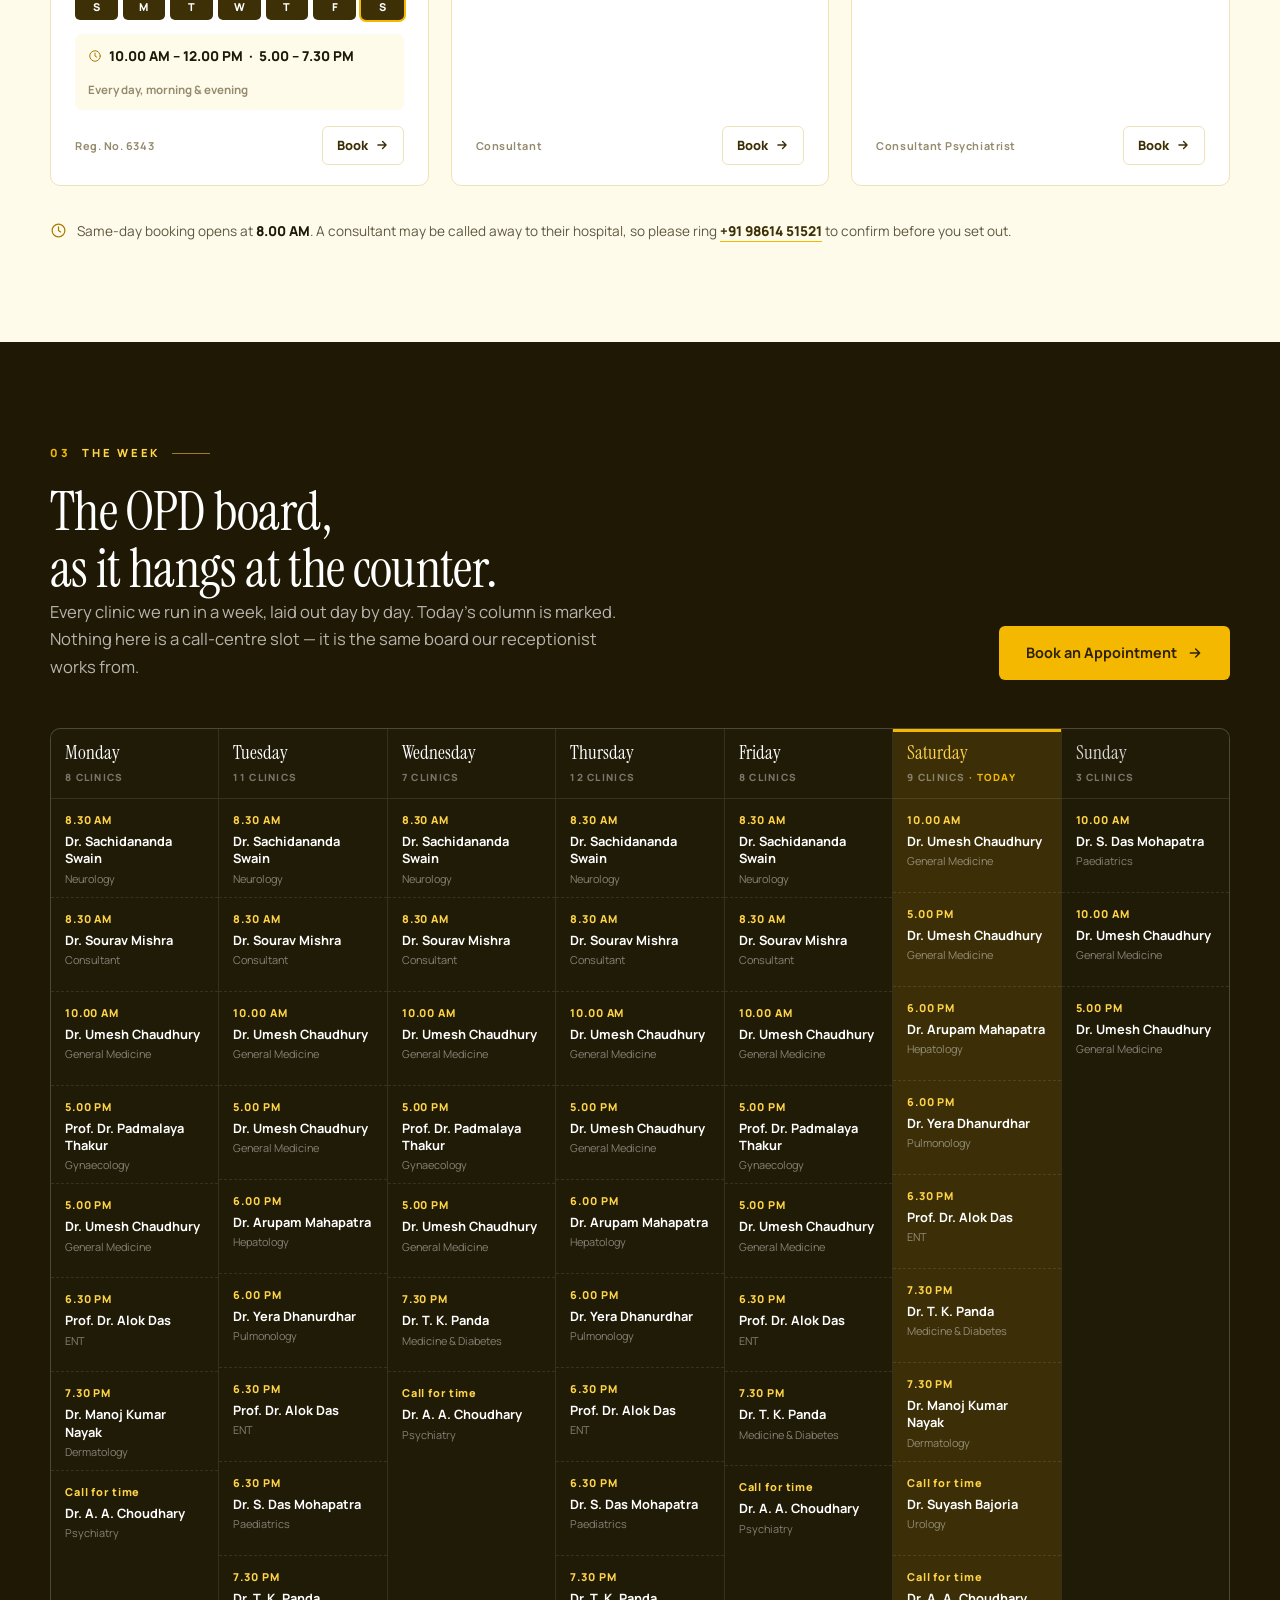
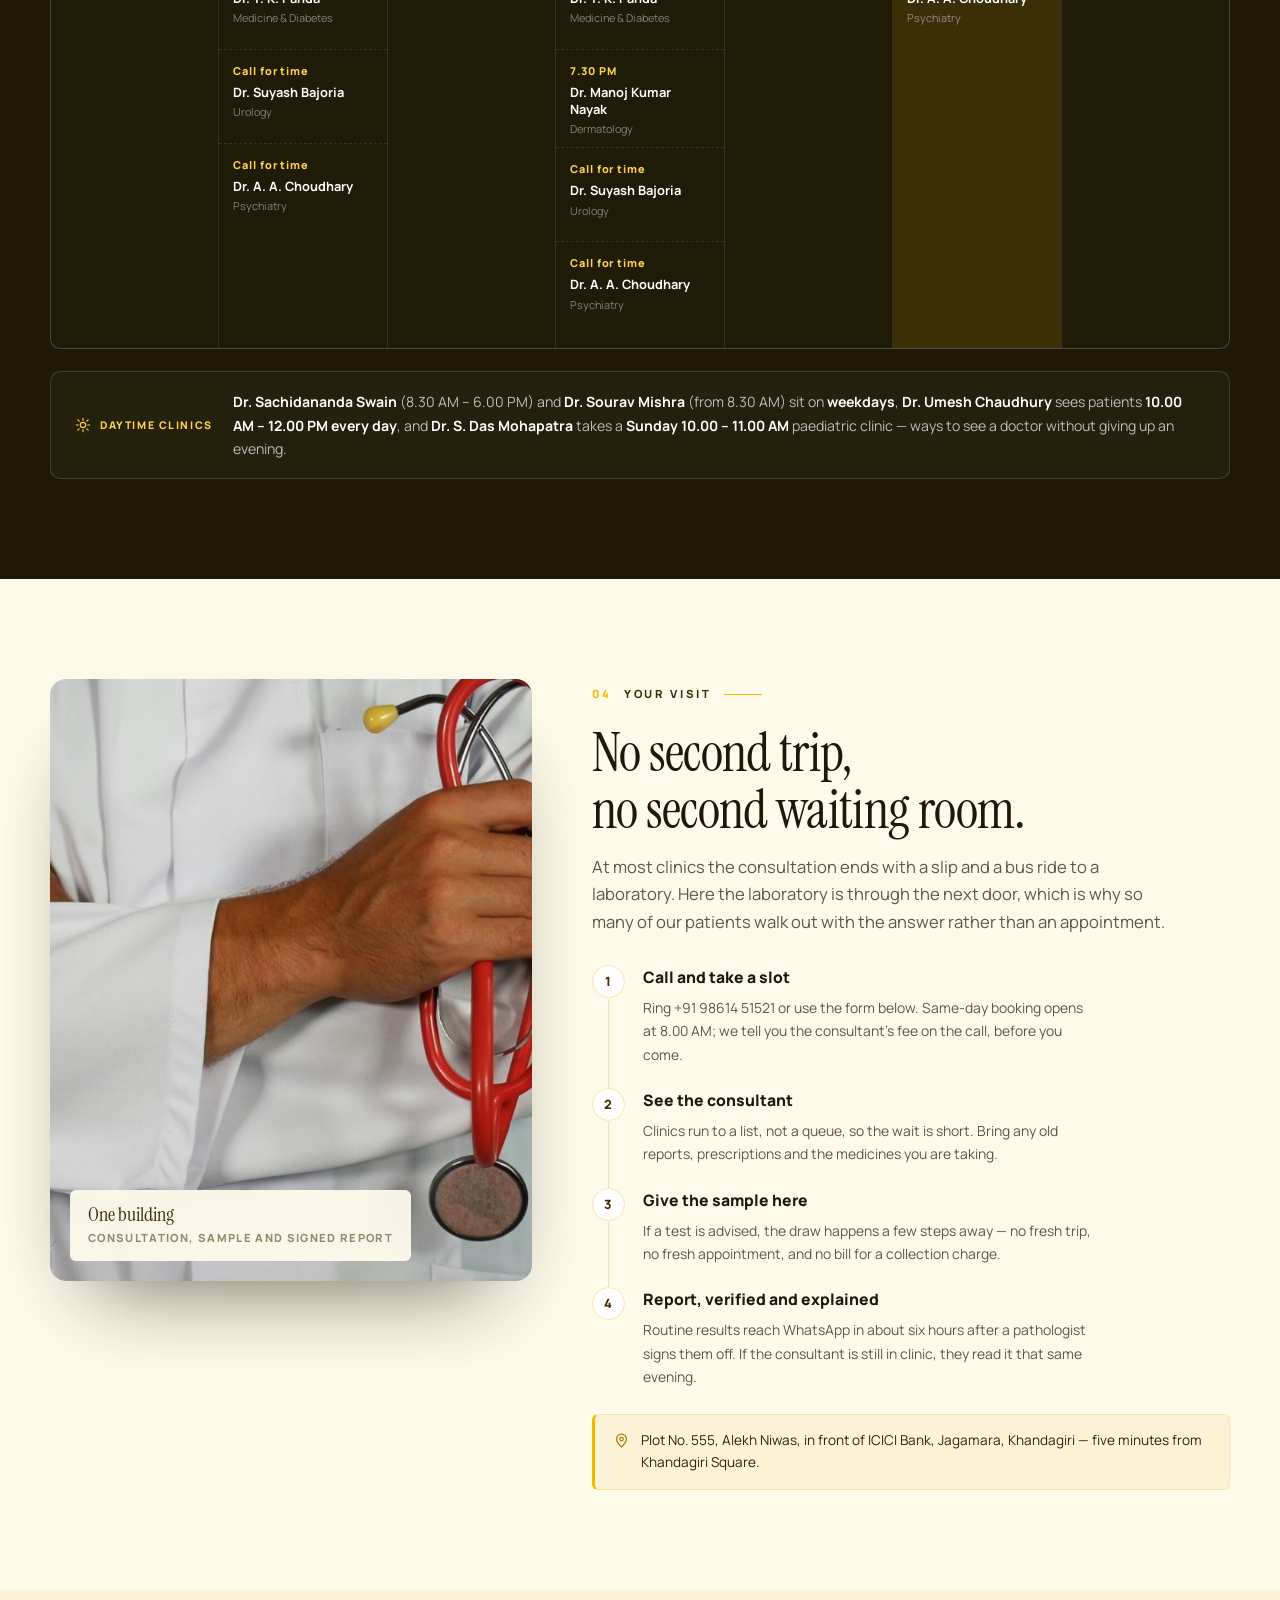
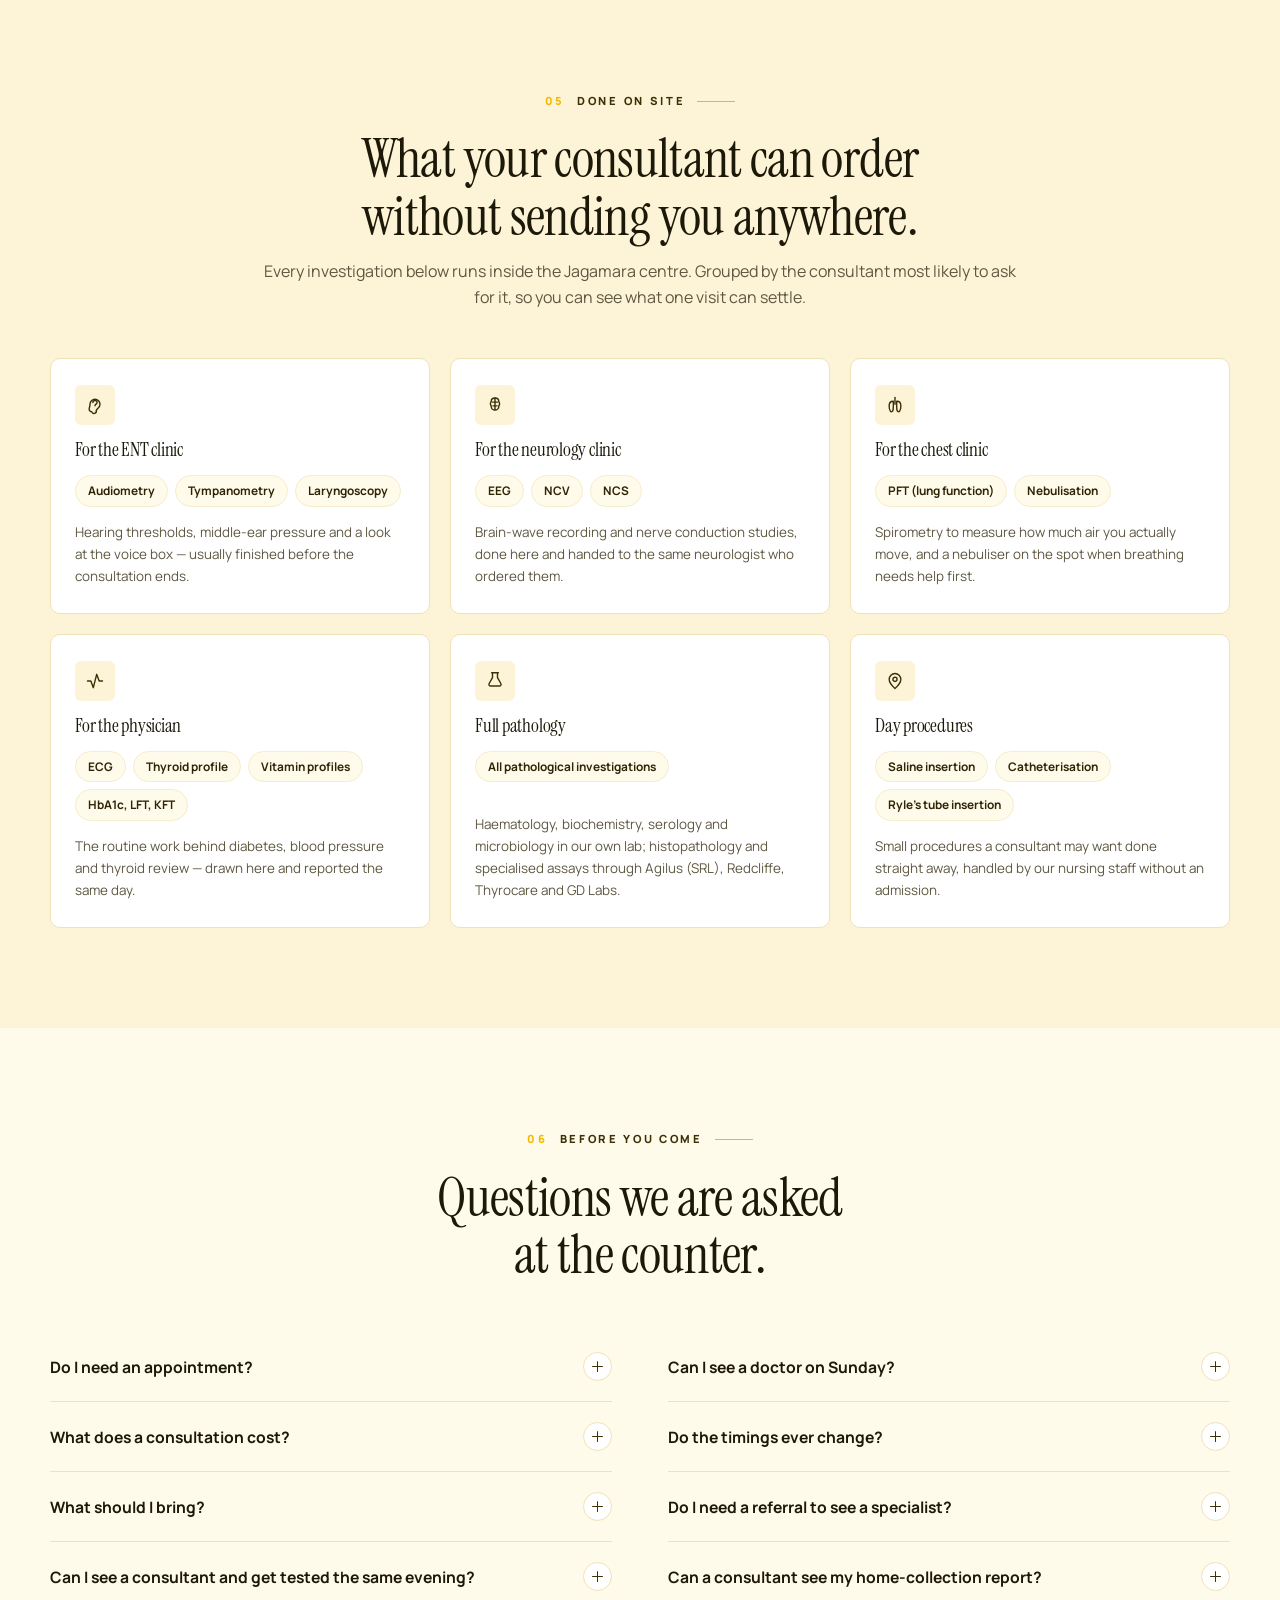
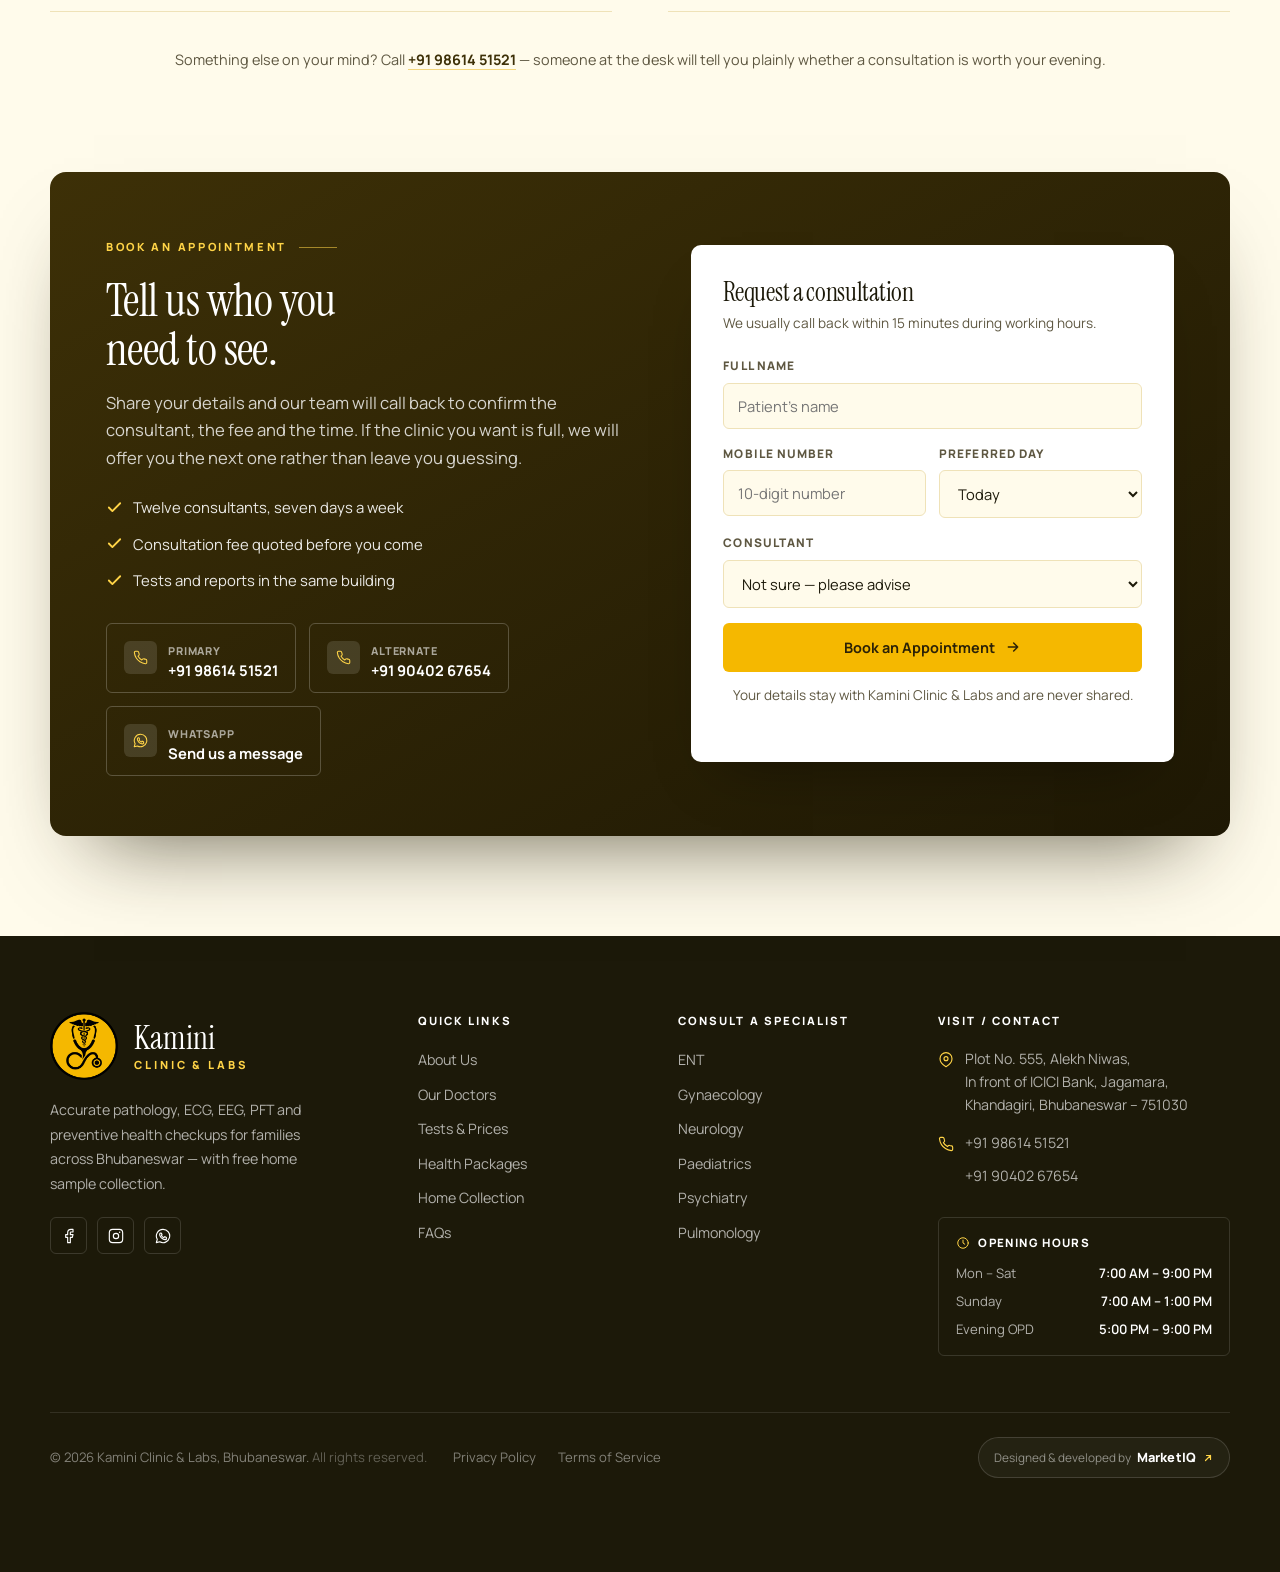
<file: doctors.html>
<!DOCTYPE html>
<html lang="en">
<head>
<meta charset="UTF-8">
<meta name="viewport" content="width=device-width, initial-scale=1.0">
<title>Our Doctors — Consultant Clinics at Kamini Clinic &amp; Labs, Bhubaneswar</title>
<meta name="description" content="Twelve consultants — ENT, gynaecology, neurology, paediatrics, dermatology, hepatology, pulmonology, psychiatry, diabetology, urology and general medicine — at Kamini Clinic &amp; Labs, Jagamara, Bhubaneswar. See the weekly OPD board and book on 9861451521.">
<meta name="theme-color" content="#1e1804">
<meta name="robots" content="index, follow">
<link rel="canonical" href="https://kaminilabs.in/doctors.html">

<!-- Social preview -->
<meta property="og:type" content="website">
<meta property="og:title" content="Our Doctors — Consultant Clinics at Kamini Clinic &amp; Labs">
<meta property="og:description" content="Twelve consultants, many from SUM, AIIMS, Apollo, SCB and Hi-Tech, sit at our Jagamara centre. The consultation, the test and the report happen in one building.">
<meta property="og:locale" content="en_IN">
<meta name="twitter:card" content="summary_large_image">

<!-- Icons -->
<link rel="icon" href="favicon.png?v=2" type="image/png">
<link rel="apple-touch-icon" href="apple-touch-icon.png?v=2">
<link rel="manifest" href="site.webmanifest">

<!-- Fonts -->
<link rel="preconnect" href="https://fonts.googleapis.com">
<link rel="preconnect" href="https://fonts.gstatic.com" crossorigin>
<link href="https://fonts.googleapis.com/css2?family=Instrument+Serif:ital@0;1&family=Manrope:wght@400;500;600;700;800&display=swap" rel="stylesheet">

<!-- Styles -->
<link rel="stylesheet" href="assets/css/style.css">
<link rel="stylesheet" href="assets/css/pages.css">
<link rel="stylesheet" href="assets/css/doctors.css">

<!-- Photo fallback — must run before any <img> parses so a blocked photo never breaks layout. -->
<script src="assets/js/image-fallback.js"></script>
</head>
<body data-wa="booking a doctor's consultation">
<div id="prog"></div>

<!-- ================= NAV ================= -->
<header id="nav">
  <div class="wrap">
    <nav>
      <a href="home.html#top" class="brand" aria-label="Kamini Clinic and Labs — home">
        <img class="mark" src="Images/brand/kamini-mark.png?v=3" width="47" height="47" alt="" aria-hidden="true">
        <span class="wm"><b>Kamini</b><span>Clinic &amp; Labs</span></span>
      </a>

      <div class="nlinks" id="nlinks">
        <a href="home.html#top">Home</a>
        <a href="aboutus.html">About Us</a>
        <a href="homecollection.html">Home Collection <i class="nbadge">Free</i></a>
        <a href="doctors.html" class="on" aria-current="page">Doctors</a>
        <a href="contact.html">Contact Us</a>
        <!-- shown only inside the mobile sheet: the two things the header
             offers on a desktop, which the burger would otherwise swallow -->
        <div class="nsheet">
          <a href="tel:+919861451521" class="nsheet-call">
            <span class="ic"><svg viewBox="0 0 24 24"><path d="M22 16.9v3a2 2 0 0 1-2.2 2 19.8 19.8 0 0 1-8.6-3 19.5 19.5 0 0 1-6-6 19.8 19.8 0 0 1-3-8.7A2 2 0 0 1 4.1 2h3a2 2 0 0 1 2 1.7c.1 1 .4 1.9.7 2.8a2 2 0 0 1-.4 2.1L8.1 9.9a16 16 0 0 0 6 6l1.3-1.3a2 2 0 0 1 2.1-.4c.9.3 1.8.6 2.8.7a2 2 0 0 1 1.7 2z"/></svg></span>
            <span><small>Call the clinic</small><b>+91 98614 51521</b></span>
          </a>
          <a href="#book" class="btn btn-solid">Book an Appointment <svg viewBox="0 0 24 24"><path d="M5 12h14M13 6l6 6-6 6"/></svg></a>
        </div>
      </div>

      <div class="nact">
        <a href="tel:+919861451521" class="ncall">
          <span class="ic"><svg viewBox="0 0 24 24"><path d="M22 16.9v3a2 2 0 0 1-2.2 2 19.8 19.8 0 0 1-8.6-3 19.5 19.5 0 0 1-6-6 19.8 19.8 0 0 1-3-8.7A2 2 0 0 1 4.1 2h3a2 2 0 0 1 2 1.7c.1 1 .4 1.9.7 2.8a2 2 0 0 1-.4 2.1L8.1 9.9a16 16 0 0 0 6 6l1.3-1.3a2 2 0 0 1 2.1-.4c.9.3 1.8.6 2.8.7a2 2 0 0 1 1.7 2z"/></svg></span>
          <span><small>Call us</small><b>+91 98614 51521</b></span>
        </a>
        <a href="#book" class="btn btn-solid btn-sm">Book an Appointment <svg viewBox="0 0 24 24"><path d="M5 12h14M13 6l6 6-6 6"/></svg></a>
      </div>
      <button class="burger" id="burger" aria-label="Menu" aria-expanded="false"><span></span><span></span><span></span></button>
    </nav>
  </div>
</header>

<!-- ================= MASTHEAD + TODAY BOARD =================
     Both other inner pages open on a full-bleed dark panel. This one stays
     on ivory and lets the dark object be the board itself — the evening OPD
     list, which is the one thing a visitor came to this page to read.     -->
<section class="dr-mast" id="top">
  <div class="wrap">
    <div class="dr-mgrid">
      <div>
        <nav class="crumb dr-crumb rv" aria-label="Breadcrumb">
          <a href="home.html#top">Home</a><span>/</span>Doctors
        </nav>
        <span class="slabel on-dark rv"><i>01</i> Consultant clinics</span>
        <h1 class="rv d1">See a specialist. <em>Test the same evening.</em></h1>
        <p class="lede rv d2">Twelve consultants, many from SUM, AIIMS, Apollo, SCB and Hi-Tech, see patients at our Jagamara centre in clinics that run from 8.30 in the morning to 9 at night. The consultation, the blood draw and the signed report all happen in one building, most often before you go home.</p>

        <div class="dr-strip rv d3">
          <div><b>12</b><span>Consultants</span></div>
          <div><b>7 days</b><span>Clinics every week</span></div>
          <div><b>8.00 AM</b><span>Booking opens</span></div>
        </div>

        <div class="dr-macts rv d4">
          <a href="#panel" class="btn btn-gold">Browse consultants <svg viewBox="0 0 24 24"><path d="M5 12h14M13 6l6 6-6 6"/></svg></a>
          <a href="tel:+919861451521" class="btn btn-out on-dark">Call +91 98614 51521</a>
        </div>
      </div>

      <!-- Built by doctors.js from the sessions declared on each roster card,
           so this board and the cards below can never drift apart. -->
      <aside class="dr-today rv d2" id="drToday" aria-live="polite">
        <div class="dr-thead">
          <div class="dr-tt">
            <span class="dr-tdot" aria-hidden="true"></span>
            <h2>In clinic today</h2>
          </div>
          <p class="dr-tdate" id="drDate">Consultant clinics run seven days a week</p>
        </div>
        <ol class="dr-tlist" id="drList">
          <li class="dr-tempty">Clinics run from 8.30 AM to 9.00 PM. Call <a href="tel:+919861451521">+91 98614 51521</a> to confirm today's list.</li>
        </ol>
        <p class="dr-tfoot">
          <svg viewBox="0 0 24 24"><circle cx="12" cy="12" r="9"/><path d="M12 7v5l3 2"/></svg>
          <span>Same-day booking opens at 8.00 AM. Tap a name for that consultant&#39;s
          card, or see <a href="#board">the full weekly board</a>.</span>
        </p>
      </aside>
    </div>
  </div>
</section>

<!-- ================= CHAPTER RAIL ================= -->
<nav class="dr-chap" id="chap" aria-label="On this page">
  <div class="wrap">
    <a href="#panel"><i>01</i>Consultants</a>
    <a href="#board"><i>02</i>Weekly board</a>
    <a href="#visit"><i>03</i>Your visit</a>
    <a href="#onsite"><i>04</i>Done on site</a>
    <a href="#faq"><i>05</i>Questions</a>
  </div>
</nav>

<!-- ================= THE PANEL ================= -->
<section class="dr-panel dr-anchor" id="panel">
  <div class="wrap">
    <div class="shead">
      <div class="l">
        <span class="slabel rv"><i>02</i> The panel</span>
        <h2 class="dsp rv d1">Twelve consultants.<br>Morning to evening.</h2>
        <p class="lede rv d2">Each card carries the days that consultant actually sits, marked on a week dial — so you can see at a glance whether Thursday works before you pick up the phone. Where a time is not fixed yet, the card says so &mdash; call and we will give you a slot.</p>
      </div>
      <a href="#board" class="btn btn-out rv d2">See the weekly board <svg viewBox="0 0 24 24"><path d="M5 12h14M13 6l6 6-6 6"/></svg></a>
    </div>

    <!-- Filters. Cards are visible without JavaScript; this only narrows them. -->
    <div class="dr-filter rv" id="drFilter" role="group" aria-label="Filter consultants by speciality">
      <button type="button" class="dr-chip on" data-f="all" aria-pressed="true">All twelve</button>
      <button type="button" class="dr-chip dr-chip-today" data-f="today" aria-pressed="false">
        <span class="dr-cdot" aria-hidden="true"></span>Sitting today
      </button>
      <span class="dr-fdiv" aria-hidden="true"></span>
      <button type="button" class="dr-chip" data-f="ent" aria-pressed="false">ENT</button>
      <button type="button" class="dr-chip" data-f="gynae" aria-pressed="false">Gynaecology</button>
      <button type="button" class="dr-chip" data-f="medicine" aria-pressed="false">Medicine &amp; Diabetes</button>
      <button type="button" class="dr-chip" data-f="derm" aria-pressed="false">Dermatology</button>
      <button type="button" class="dr-chip" data-f="neuro" aria-pressed="false">Neurology</button>
      <button type="button" class="dr-chip" data-f="paeds" aria-pressed="false">Paediatrics</button>
      <button type="button" class="dr-chip" data-f="hepato" aria-pressed="false">Hepatology</button>
      <button type="button" class="dr-chip" data-f="pulmo" aria-pressed="false">Pulmonology</button>
      <button type="button" class="dr-chip" data-f="psych" aria-pressed="false">Psychiatry</button>
      <button type="button" class="dr-chip" data-f="uro" aria-pressed="false">Urology</button>
      <button type="button" class="dr-chip" data-f="general" aria-pressed="false">General Medicine</button>
    </div>
    <p class="dr-count" id="drCount" aria-live="polite"></p>

    <div class="dr-roster" id="drRoster">

      <!-- 1 — Ear, Nose & Throat -->
      <article id="dr-alok-das" data-avatar="Images/doctors/thumb/alok-das.jpg" class="dr-card rv" data-spec="ent" data-name="Prof. Dr. Alok Das" data-qual="MBBS, MS (ENT)" data-mono="AD"
               data-sessions='[{"d": [1, 2, 4, 5, 6], "s": 1110, "e": 1170, "t": "6.30 – 7.30 PM"}]'>
        <!-- Portrait supplied. -->
        <div class="dr-photo">
          <img src="Images/doctors/alok-das.jpg" width="900" height="675"
               alt="Prof. Dr. Alok Das, consultant ENT surgeon at Kamini Clinic &amp; Labs"
               loading="lazy" decoding="async" onerror="kFall(this,'lab')">
        </div>
        <div class="dr-cbody">
          <div class="dr-chead">
            <div class="dr-cid">
              <h3>Prof. Dr. Alok Das</h3>
              <p class="dr-qual">MBBS, MS (ENT)</p>
            </div>
            <span class="dr-cic" aria-hidden="true"><svg viewBox="0 0 24 24"><path d="M8 20a3 3 0 0 1-3-3c0-2 1-3 1-6a6 6 0 0 1 12 0c0 4-3 5-4.5 7.5A2.5 2.5 0 0 1 8 20z"/><path d="M9.5 9a2.5 2.5 0 0 1 5 0c0 2-2.5 2-2.5 4"/></svg></span>
          </div>
          <span class="dr-spec">Ear, Nose &amp; Throat</span>
          <p class="dr-note">Ear discharge, sinus and voice complaints, hearing loss &mdash; with audiometry, tympanometry and laryngoscopy in the same building.</p>
          <dl class="dr-cred"><div><dt>Attached</dt><dd>IMS &amp; SUM Hospital, Bhubaneswar</dd></div><div><dt>Training</dt><dd>Otology &amp; endoscopic sinus surgery</dd></div></dl>
          <div class="dr-days" role="img" aria-label="Sits Monday, Tuesday, Thursday, Friday and Saturday">
            <b class="off">S</b><b class="on">M</b><b class="on">T</b><b class="off">W</b><b class="on">T</b><b class="on">F</b><b class="on">S</b>
          </div>
          <div class="dr-when">
            <span class="dr-time"><svg viewBox="0 0 24 24"><circle cx="12" cy="12" r="9"/><path d="M12 7v5l3 2"/></svg>6.30 – 7.30 PM</span>
            <span class="dr-dtxt">Every day except Sun &amp; Wed</span>
          </div>
          <div class="dr-cfoot">
            <span class="dr-reg">Reg. No. 17375</span>
            <a href="#book" class="dr-book" data-doc="Prof. Dr. Alok Das">Book <svg viewBox="0 0 24 24"><path d="M5 12h14M13 6l6 6-6 6"/></svg></a>
          </div>
        </div>
      </article>

      <!-- 2 — Gynaecology & Infertility -->
      <article id="dr-padmalaya-thakur" data-avatar="Images/doctors/thumb/padmalaya-thakur.jpg" class="dr-card rv d1" data-spec="gynae" data-name="Prof. Dr. Padmalaya Thakur" data-qual="MS (Obs &amp; Gynae)" data-mono="PT"
               data-sessions='[{"d": [1, 3, 5], "s": 1020, "e": 1110, "t": "5.00 – 6.30 PM"}]'>
        <!-- Portrait supplied. -->
        <div class="dr-photo">
          <img src="Images/doctors/padmalaya-thakur.jpg" width="900" height="675"
               alt="Prof. Dr. Padmalaya Thakur, gynaecologist and infertility specialist at Kamini Clinic &amp; Labs"
               loading="lazy" decoding="async" onerror="kFall(this,'lab')">
        </div>
        <div class="dr-cbody">
          <div class="dr-chead">
            <div class="dr-cid">
              <h3>Prof. Dr. Padmalaya Thakur</h3>
              <p class="dr-qual">MS (Obstetrics &amp; Gynaecology)</p>
            </div>
            <span class="dr-cic" aria-hidden="true"><svg viewBox="0 0 24 24"><circle cx="12" cy="9" r="4.5"/><path d="M12 13.5V21M9 18h6"/><path d="M7.5 6.5C5 5 3.5 6 3.5 8M16.5 6.5C19 5 20.5 6 20.5 8"/></svg></span>
          </div>
          <span class="dr-spec">Gynaecology &amp; Infertility</span>
          <p class="dr-note">Menstrual and hormonal problems, antenatal care and fertility work-up &mdash; with the hormone reports read in the same sitting.</p>
          <dl class="dr-cred"><div><dt>Attached</dt><dd>IMS &amp; SUM Hospital, Bhubaneswar</dd></div><div><dt>Interest</dt><dd>Infertility and reproductive medicine</dd></div></dl>
          <div class="dr-days" role="img" aria-label="Sits Monday, Wednesday and Friday">
            <b class="off">S</b><b class="on">M</b><b class="off">T</b><b class="on">W</b><b class="off">T</b><b class="on">F</b><b class="off">S</b>
          </div>
          <div class="dr-when">
            <span class="dr-time"><svg viewBox="0 0 24 24"><circle cx="12" cy="12" r="9"/><path d="M12 7v5l3 2"/></svg>5.00 – 6.30 PM</span>
            <span class="dr-dtxt">Mon, Wed &amp; Fri</span>
          </div>
          <div class="dr-cfoot">
            <span class="dr-reg">Reg. No. 17435/2010</span>
            <a href="#book" class="dr-book" data-doc="Prof. Dr. Padmalaya Thakur">Book <svg viewBox="0 0 24 24"><path d="M5 12h14M13 6l6 6-6 6"/></svg></a>
          </div>
        </div>
      </article>

      <!-- 3 — Medicine & Diabetology -->
      <article id="dr-t-k-panda" data-avatar="Images/doctors/thumb/tk-panda.jpg" class="dr-card rv d2" data-spec="medicine" data-name="Dr. T. K. Panda" data-qual="MBBS, DNB (Medicine)" data-mono="TP"
               data-sessions='[{"d": [2, 3, 4, 5, 6], "s": 1170, "e": 1260, "t": "7.30 – 9.00 PM"}]'>
        <!-- Portrait supplied. -->
        <div class="dr-photo">
          <img src="Images/doctors/tk-panda.jpg" width="900" height="675"
               alt="Dr. T. K. Panda, consultant physician and diabetologist at Kamini Clinic &amp; Labs"
               loading="lazy" decoding="async" onerror="kFall(this,'lab')">
        </div>
        <div class="dr-cbody">
          <div class="dr-chead">
            <div class="dr-cid">
              <h3>Dr. T. K. Panda</h3>
              <p class="dr-qual">MBBS, DNB (Medicine)</p>
            </div>
            <span class="dr-cic" aria-hidden="true"><svg viewBox="0 0 24 24"><path d="M3 12h4l3 8 4-16 3 8h4"/></svg></span>
          </div>
          <span class="dr-spec">Medicine &amp; Diabetology</span>
          <p class="dr-note">Diabetes, blood pressure, thyroid and long-standing fevers. HbA1c, KFT and lipid results are usually on the desk before the consultation ends.</p>
          <dl class="dr-cred"><div><dt>Attached</dt><dd>Associate Professor &middot; Apollo Hospital, Bhubaneswar</dd></div><div><dt>Fellowships</dt><dd>AIG Hyderabad and Mayo Clinic, USA</dd></div></dl>
          <div class="dr-days" role="img" aria-label="Sits Tuesday, Wednesday, Thursday, Friday and Saturday">
            <b class="off">S</b><b class="off">M</b><b class="on">T</b><b class="on">W</b><b class="on">T</b><b class="on">F</b><b class="on">S</b>
          </div>
          <div class="dr-when">
            <span class="dr-time"><svg viewBox="0 0 24 24"><circle cx="12" cy="12" r="9"/><path d="M12 7v5l3 2"/></svg>7.30 – 9.00 PM</span>
            <span class="dr-dtxt">Every day except Sun &amp; Mon</span>
          </div>
          <div class="dr-cfoot">
            <span class="dr-reg">Reg. No. 18779</span>
            <a href="#book" class="dr-book" data-doc="Dr. T. K. Panda">Book <svg viewBox="0 0 24 24"><path d="M5 12h14M13 6l6 6-6 6"/></svg></a>
          </div>
        </div>
      </article>

      <!-- 4 — Dermatology -->
      <article id="dr-manoj-kumar-nayak" class="dr-card rv d3" data-spec="derm" data-name="Dr. Manoj Kumar Nayak" data-qual="MD (Skin &amp; VD)" data-mono="MN"
               data-sessions='[{"d": [1, 4, 6], "s": 1170, "e": 1230, "t": "7.30 – 8.30 PM"}]'>
        <!-- Photograph to follow: the shared illustration stands in until then.
             Swap the src for the portrait. -->
        <div class="dr-photo">
          <img src="Images/doctor/doctor-placeholder-square.svg" width="1000" height="1000" alt="" loading="lazy" decoding="async">
        </div>
        <div class="dr-cbody">
          <div class="dr-chead">
            <div class="dr-cid">
              <h3>Dr. Manoj Kumar Nayak</h3>
              <p class="dr-qual">MD (Skin &amp; VD)</p>
            </div>
            <span class="dr-cic" aria-hidden="true"><svg viewBox="0 0 24 24"><path d="M12 3c4 4 7 6.5 7 10a7 7 0 0 1-14 0c0-3.5 3-6 7-10z"/><path d="M9 14.5a3 3 0 0 0 3 3"/></svg></span>
          </div>
          <span class="dr-spec">Dermatology</span>
          <p class="dr-note">Acne, eczema, fungal infection, pigmentation and hair fall &mdash; including the thyroid, iron and vitamin panels behind most hair complaints.</p>
          <dl class="dr-cred"><div><dt>Interest</dt><dd>Skin, VD and hair treatment</dd></div></dl>
          <div class="dr-days" role="img" aria-label="Sits Monday, Thursday and Saturday">
            <b class="off">S</b><b class="on">M</b><b class="off">T</b><b class="off">W</b><b class="on">T</b><b class="off">F</b><b class="on">S</b>
          </div>
          <div class="dr-when">
            <span class="dr-time"><svg viewBox="0 0 24 24"><circle cx="12" cy="12" r="9"/><path d="M12 7v5l3 2"/></svg>7.30 – 8.30 PM</span>
            <span class="dr-dtxt">Mon, Thu &amp; Sat</span>
          </div>
          <div class="dr-cfoot">
            <span class="dr-reg">Consultant Dermatologist</span>
            <a href="#book" class="dr-book" data-doc="Dr. Manoj Kumar Nayak">Book <svg viewBox="0 0 24 24"><path d="M5 12h14M13 6l6 6-6 6"/></svg></a>
          </div>
        </div>
      </article>

      <!-- 5 — Neurology -->
      <article id="dr-sachidananda-swain" data-avatar="Images/doctors/thumb/sachidananda-swain.jpg" class="dr-card rv" data-spec="neuro" data-name="Dr. Sachidananda Swain" data-qual="MD, DM (Neuro Medicine)" data-mono="SS"
               data-sessions='[{"d": [1, 2, 3, 4, 5], "s": 510, "e": 1080, "t": "8.30 AM – 6.00 PM"}]'>
        <!-- Portrait supplied. -->
        <div class="dr-photo">
          <img src="Images/doctors/sachidananda-swain.jpg" width="900" height="675"
               alt="Dr. Sachidananda Swain, consultant neurologist at Kamini Clinic &amp; Labs"
               loading="lazy" decoding="async" onerror="kFall(this,'lab')">
        </div>
        <div class="dr-cbody">
          <div class="dr-chead">
            <div class="dr-cid">
              <h3>Dr. Sachidananda Swain</h3>
              <p class="dr-qual">MBBS, MD (Medicine), DM (Neuro Medicine)</p>
            </div>
            <span class="dr-cic" aria-hidden="true"><svg viewBox="0 0 24 24"><path d="M12 3.5c-3 0-4.5 2-4.5 4 0 1-1 1.4-1 3s1 2 1 3.2c0 2.3 2 4.3 4.5 4.3s4.5-2 4.5-4.3c0-1.2 1-1.6 1-3.2s-1-2-1-3c0-2-1.5-4-4.5-4z"/><path d="M12 3.5v14M9 8.5h6M9.5 13h5"/></svg></span>
          </div>
          <span class="dr-spec">Neurology</span>
          <p class="dr-note">Headache, seizures, giddiness, tremor, stroke follow-up and nerve pain. EEG, NCV and NCS are done here, so the tracing reaches the same consultant.</p>
          <dl class="dr-cred"><div><dt>Attached</dt><dd>DM, AIIMS Bhubaneswar &middot; MD, SCB Medical College, Cuttack</dd></div><div><dt>On site</dt><dd>EEG, NCV and NCS</dd></div></dl>
          <div class="dr-days" role="img" aria-label="Sits Monday, Tuesday, Wednesday, Thursday and Friday">
            <b class="off">S</b><b class="on">M</b><b class="on">T</b><b class="on">W</b><b class="on">T</b><b class="on">F</b><b class="off">S</b>
          </div>
          <div class="dr-when">
            <span class="dr-time"><svg viewBox="0 0 24 24"><circle cx="12" cy="12" r="9"/><path d="M12 7v5l3 2"/></svg>8.30 AM – 6.00 PM</span>
            <span class="dr-dtxt">Monday to Friday</span>
          </div>
          <div class="dr-cfoot">
            <span class="dr-reg">Reg. No. 19656</span>
            <a href="#book" class="dr-book" data-doc="Dr. Sachidananda Swain">Book <svg viewBox="0 0 24 24"><path d="M5 12h14M13 6l6 6-6 6"/></svg></a>
          </div>
        </div>
      </article>

      <!-- 6 — Paediatrics -->
      <article id="dr-s-das-mohapatra" class="dr-card rv d1" data-spec="paeds" data-name="Dr. S. Das Mohapatra" data-qual="MD (Paediatrics)" data-mono="DM"
               data-sessions='[{"d": [2, 4], "s": 1110, "e": 1230, "t": "6.30 – 8.30 PM"}, {"d": [0], "s": 600, "e": 660, "t": "10.00 – 11.00 AM"}]'>
        <!-- Photograph to follow: the shared illustration stands in until then.
             Swap the src for the portrait. -->
        <div class="dr-photo">
          <img src="Images/doctor/doctor-placeholder-square.svg" width="1000" height="1000" alt="" loading="lazy" decoding="async">
        </div>
        <div class="dr-cbody">
          <div class="dr-chead">
            <div class="dr-cid">
              <h3>Dr. S. Das Mohapatra</h3>
              <p class="dr-qual">MD (Paediatrics)</p>
            </div>
            <span class="dr-cic" aria-hidden="true"><svg viewBox="0 0 24 24"><circle cx="12" cy="8" r="4"/><path d="M5 21c0-4 3.1-6.5 7-6.5s7 2.5 7 6.5"/><path d="M10 7.5h.01M14 7.5h.01"/></svg></span>
          </div>
          <span class="dr-spec">Paediatrics</span>
          <p class="dr-note">Newborn checks, growth and feeding worries, recurrent fever and childhood asthma &mdash; with a Sunday morning clinic for parents who work all week.</p>
          <dl class="dr-cred"><div><dt>Attached</dt><dd>Apollo Hospital, Bhubaneswar</dd></div></dl>
          <div class="dr-days" role="img" aria-label="Sits Sunday, Tuesday and Thursday">
            <b class="on">S</b><b class="off">M</b><b class="on">T</b><b class="off">W</b><b class="on">T</b><b class="off">F</b><b class="off">S</b>
          </div>
          <div class="dr-when">
            <span class="dr-time"><svg viewBox="0 0 24 24"><circle cx="12" cy="12" r="9"/><path d="M12 7v5l3 2"/></svg>6.30 – 8.30 PM &nbsp;&middot;&nbsp; 10.00 – 11.00 AM</span>
            <span class="dr-dtxt">Tue &amp; Thu evening &middot; Sun morning</span>
          </div>
          <div class="dr-cfoot">
            <span class="dr-reg">The only Sunday morning clinic</span>
            <a href="#book" class="dr-book" data-doc="Dr. S. Das Mohapatra">Book <svg viewBox="0 0 24 24"><path d="M5 12h14M13 6l6 6-6 6"/></svg></a>
          </div>
        </div>
      </article>

      <!-- 7 — Hepatology & Gastroenterology -->
      <article id="dr-arupam-mahapatra" class="dr-card rv d2" data-spec="hepato" data-name="Dr. Arupam Mahapatra" data-qual="MD, DM (Hepatology)" data-mono="AM"
               data-sessions='[{"d": [2, 4, 6], "s": 1080, "e": 1140, "t": "6.00 – 7.00 PM"}]'>
        <!-- Photograph to follow: the shared illustration stands in until then.
             Swap the src for the portrait. -->
        <div class="dr-photo">
          <img src="Images/doctor/doctor-placeholder-square.svg" width="1000" height="1000" alt="" loading="lazy" decoding="async">
        </div>
        <div class="dr-cbody">
          <div class="dr-chead">
            <div class="dr-cid">
              <h3>Dr. Arupam Mahapatra</h3>
              <p class="dr-qual">MD (Medicine), DM (Hepatology)</p>
            </div>
            <span class="dr-cic" aria-hidden="true"><svg viewBox="0 0 24 24"><path d="M4 8c3-2 7-2 9 0 2-1.6 5-1.6 7 .4 0 6-4 10-8 11C7 18.6 4 14 4 8z"/><path d="M9 11c1.5 1 3 1.4 4.5 1"/></svg></span>
          </div>
          <span class="dr-spec">Hepatology &amp; Gastroenterology</span>
          <p class="dr-note">Jaundice, fatty liver, hepatitis, acidity and long-running abdominal pain &mdash; read alongside an LFT drawn in the same visit.</p>
          <dl class="dr-cred"><div><dt>Attached</dt><dd>SCB Medical College, Cuttack</dd></div><div><dt>Consultant</dt><dd>Hepatology and gastroenterology</dd></div></dl>
          <div class="dr-days" role="img" aria-label="Sits Tuesday, Thursday and Saturday">
            <b class="off">S</b><b class="off">M</b><b class="on">T</b><b class="off">W</b><b class="on">T</b><b class="off">F</b><b class="on">S</b>
          </div>
          <div class="dr-when">
            <span class="dr-time"><svg viewBox="0 0 24 24"><circle cx="12" cy="12" r="9"/><path d="M12 7v5l3 2"/></svg>6.00 – 7.00 PM</span>
            <span class="dr-dtxt">Tue, Thu &amp; Sat</span>
          </div>
          <div class="dr-cfoot">
            <span class="dr-reg">Reg. No. 17459</span>
            <a href="#book" class="dr-book" data-doc="Dr. Arupam Mahapatra">Book <svg viewBox="0 0 24 24"><path d="M5 12h14M13 6l6 6-6 6"/></svg></a>
          </div>
        </div>
      </article>

      <!-- 8 — Pulmonology -->
      <article id="dr-yera-dhanurdhar" data-avatar="Images/doctors/thumb/yera-dhanurdhar.jpg" class="dr-card rv d3" data-spec="pulmo" data-name="Dr. Yera Dhanurdhar" data-qual="MD Pulmonary Medicine" data-mono="YD"
               data-sessions='[{"d": [2, 4, 6], "s": 1080, "e": 1140, "t": "6.00 – 7.00 PM"}]'>
        <!-- Portrait supplied. -->
        <div class="dr-photo">
          <img src="Images/doctors/yera-dhanurdhar.jpg" width="900" height="675"
               alt="Dr. Yera Dhanurdhar, consultant in pulmonary medicine at Kamini Clinic &amp; Labs"
               loading="lazy" decoding="async" onerror="kFall(this,'lab')">
        </div>
        <div class="dr-cbody">
          <div class="dr-chead">
            <div class="dr-cid">
              <h3>Dr. Yera Dhanurdhar</h3>
              <p class="dr-qual">MD Pulmonary Medicine (Chandigarh), IDDCM</p>
            </div>
            <span class="dr-cic" aria-hidden="true"><svg viewBox="0 0 24 24"><path d="M12 3v8"/><path d="M9.5 7.5C7 7.5 5 9.5 5 13c0 3 .5 5.5 1.5 6.5S9 20 9.5 18.5c.4-1.2.5-3 .5-5.5V7.5z"/><path d="M14.5 7.5c2.5 0 4.5 2 4.5 5.5 0 3-.5 5.5-1.5 6.5S15 20 14.5 18.5c-.4-1.2-.5-3-.5-5.5V7.5z"/></svg></span>
          </div>
          <span class="dr-spec">Pulmonology</span>
          <p class="dr-note">Asthma, COPD, persistent cough, breathlessness and sleep-related breathing trouble. PFT and nebulisation run on site, so treatment can start the same evening.</p>
          <dl class="dr-cred"><div><dt>Attached</dt><dd>Asst. Professor, Hi-Tech Medical College &middot; Ex-SR, AIIMS Bhubaneswar</dd></div><div><dt>On site</dt><dd>PFT and nebulisation</dd></div></dl>
          <div class="dr-days" role="img" aria-label="Sits Tuesday, Thursday and Saturday">
            <b class="off">S</b><b class="off">M</b><b class="on">T</b><b class="off">W</b><b class="on">T</b><b class="off">F</b><b class="on">S</b>
          </div>
          <div class="dr-when">
            <span class="dr-time"><svg viewBox="0 0 24 24"><circle cx="12" cy="12" r="9"/><path d="M12 7v5l3 2"/></svg>6.00 – 7.00 PM</span>
            <span class="dr-dtxt">Tue, Thu &amp; Sat</span>
          </div>
          <div class="dr-cfoot">
            <span class="dr-reg">Reg. No. 17161/2009</span>
            <a href="#book" class="dr-book" data-doc="Dr. Yera Dhanurdhar">Book <svg viewBox="0 0 24 24"><path d="M5 12h14M13 6l6 6-6 6"/></svg></a>
          </div>
        </div>
      </article>

      <!-- 9 — Urology -->
      <article id="dr-suyash-bajoria" data-avatar="Images/doctors/thumb/suyash-bajoria.jpg" class="dr-card rv d1" data-spec="uro" data-name="Dr. Suyash Bajoria" data-qual="MS, MCh (Urology)" data-mono="SB"
               data-sessions='[{"d": [2, 4, 6], "t": "Call for timing"}]'>
        <!-- Portrait supplied. -->
        <div class="dr-photo">
          <img src="Images/doctors/suyash-bajoria.jpg" width="900" height="675"
               alt="Dr. Suyash Bajoria, consultant urologist at Kamini Clinic &amp; Labs"
               loading="lazy" decoding="async" onerror="kFall(this,'lab')">
        </div>
        <div class="dr-cbody">
          <div class="dr-chead">
            <div class="dr-cid">
              <h3>Dr. Suyash Bajoria</h3>
              <p class="dr-qual">MBBS, MS, MCh (Gold Medal), PDF, FMAS, FIAGES</p>
            </div>
            <span class="dr-cic" aria-hidden="true"><svg viewBox="0 0 24 24"><path d="M12 3s6 5.5 6 10a6 6 0 0 1-12 0c0-4.5 6-10 6-10z"/><path d="M9.5 14a2.5 2.5 0 0 0 2.5 2.5"/></svg></span>
          </div>
          <span class="dr-spec">Urology</span>
          <p class="dr-note">Kidney stones, prostate trouble, urinary infection and blood in the urine &mdash; with the KFT, urine routine and culture drawn in the same visit.</p>
          <dl class="dr-cred"><div><dt>Attached</dt><dd>Assistant Professor &amp; Consultant Urologist, Department of Urology, SUM Hospital, Bhubaneswar</dd></div><div><dt>Previously</dt><dd>Ex-Consultant, AIIMS Bhubaneswar</dd></div><div><dt>Fellowship</dt><dd>Minimal access surgery</dd></div></dl>
          <div class="dr-days" role="img" aria-label="Sits Tuesday, Thursday and Saturday">
            <b class="off">S</b><b class="off">M</b><b class="on">T</b><b class="off">W</b><b class="on">T</b><b class="off">F</b><b class="on">S</b>
          </div>
          <div class="dr-when">
            <span class="dr-time"><svg viewBox="0 0 24 24"><circle cx="12" cy="12" r="9"/><path d="M12 7v5l3 2"/></svg>Call for timing</span>
            <span class="dr-dtxt">Tue, Thu &amp; Sat</span>
          </div>
          <div class="dr-cfoot">
            <span class="dr-reg">Reg. No. OMC 36002</span>
            <a href="#book" class="dr-book" data-doc="Dr. Suyash Bajoria">Book <svg viewBox="0 0 24 24"><path d="M5 12h14M13 6l6 6-6 6"/></svg></a>
          </div>
        </div>
      </article>

      <!-- 10 — General Medicine -->
      <article id="dr-umesh-chaudhury" data-avatar="Images/doctors/thumb/umesh-chaudhury.jpg" class="dr-card rv d2" data-spec="general" data-name="Dr. Umesh Chaudhury" data-qual="MBBS" data-mono="UC"
               data-sessions='[{"d": [0, 1, 2, 3, 4, 5, 6], "s": 600, "e": 720, "t": "10.00 AM – 12.00 PM"}, {"d": [0, 1, 2, 3, 4, 5, 6], "s": 1020, "e": 1170, "t": "5.00 – 7.30 PM"}]'>
        <!-- Portrait supplied. -->
        <div class="dr-photo">
          <img src="Images/doctors/umesh-chaudhury.jpg" width="900" height="675"
               alt="Dr. Umesh Chaudhury, general physician at Kamini Clinic &amp; Labs"
               loading="lazy" decoding="async" onerror="kFall(this,'lab')">
        </div>
        <div class="dr-cbody">
          <div class="dr-chead">
            <div class="dr-cid">
              <h3>Dr. Umesh Chaudhury</h3>
              <p class="dr-qual">M.B.B.S.</p>
            </div>
            <span class="dr-cic" aria-hidden="true"><svg viewBox="0 0 24 24"><path d="M12 3l7 3v6c0 4.4-3 7.9-7 9-4-1.1-7-4.6-7-9V6z"/><path d="M12 9v6M9 12h6"/></svg></span>
          </div>
          <span class="dr-spec">General Medicine</span>
          <p class="dr-note">General medical complaints, fever that will not settle and chest infection &mdash; with the routine bloods drawn at the same counter.</p>
          <dl class="dr-cred"><div><dt>Previously</dt><dd>Ex-Medical Superintendent, T.B. &amp; I.D. Hospital, Puri</dd></div></dl>
          <div class="dr-days" role="img" aria-label="Sits Sunday, Monday, Tuesday, Wednesday, Thursday, Friday and Saturday">
            <b class="on">S</b><b class="on">M</b><b class="on">T</b><b class="on">W</b><b class="on">T</b><b class="on">F</b><b class="on">S</b>
          </div>
          <div class="dr-when">
            <span class="dr-time"><svg viewBox="0 0 24 24"><circle cx="12" cy="12" r="9"/><path d="M12 7v5l3 2"/></svg>10.00 AM – 12.00 PM &nbsp;&middot;&nbsp; 5.00 – 7.30 PM</span>
            <span class="dr-dtxt">Every day, morning &amp; evening</span>
          </div>
          <div class="dr-cfoot">
            <span class="dr-reg">Reg. No. 6343</span>
            <a href="#book" class="dr-book" data-doc="Dr. Umesh Chaudhury">Book <svg viewBox="0 0 24 24"><path d="M5 12h14M13 6l6 6-6 6"/></svg></a>
          </div>
        </div>
      </article>

      <!-- 11 — Consultant -->
      <article id="dr-sourav-mishra" data-avatar="Images/doctors/thumb/sourav-mishra.jpg" class="dr-card rv" data-spec="other" data-name="Dr. Sourav Mishra" data-qual="" data-mono="SM"
               data-sessions='[{"d": [1, 2, 3, 4, 5], "s": 510, "e": 1080, "t": "8.30 AM onwards"}]'>
        <!-- Portrait supplied. -->
        <div class="dr-photo">
          <img src="Images/doctors/sourav-mishra.jpg" width="900" height="675"
               alt="Dr. Sourav Mishra, consultant at Kamini Clinic &amp; Labs"
               loading="lazy" decoding="async" onerror="kFall(this,'lab')">
        </div>
        <div class="dr-cbody">
          <div class="dr-chead">
            <div class="dr-cid">
              <h3>Dr. Sourav Mishra</h3>
            </div>
            <span class="dr-cic" aria-hidden="true"><svg viewBox="0 0 24 24"><path d="M5 3v5a5 5 0 0 0 10 0V3"/><path d="M10 13v3a4 4 0 0 0 8 0v-3"/><circle cx="18" cy="11" r="2"/></svg></span>
          </div>
          <span class="dr-spec">Consultant</span>
          <p class="dr-note">Weekday morning clinic. Call the desk and we will tell you whether this clinic suits your complaint before you come.</p>
          <div class="dr-days" role="img" aria-label="Sits Monday, Tuesday, Wednesday, Thursday and Friday">
            <b class="off">S</b><b class="on">M</b><b class="on">T</b><b class="on">W</b><b class="on">T</b><b class="on">F</b><b class="off">S</b>
          </div>
          <div class="dr-when">
            <span class="dr-time"><svg viewBox="0 0 24 24"><circle cx="12" cy="12" r="9"/><path d="M12 7v5l3 2"/></svg>8.30 AM onwards</span>
            <span class="dr-dtxt">Monday to Friday</span>
          </div>
          <div class="dr-cfoot">
            <span class="dr-reg">Consultant</span>
            <a href="#book" class="dr-book" data-doc="Dr. Sourav Mishra">Book <svg viewBox="0 0 24 24"><path d="M5 12h14M13 6l6 6-6 6"/></svg></a>
          </div>
        </div>
      </article>

      <!-- 12 — Psychiatry -->
      <article id="dr-a-a-choudhary" class="dr-card rv d1" data-spec="psych" data-name="Dr. A. A. Choudhary" data-qual="MBBS, MD (Psychiatry)" data-mono="AC"
               data-sessions='[{"d": [1, 2, 3, 4, 5, 6], "t": "Call for timing"}]'>
        <!-- Photograph to follow: the shared illustration stands in until then.
             Swap the src for the portrait. -->
        <div class="dr-photo">
          <img src="Images/doctor/doctor-placeholder-square.svg" width="1000" height="1000" alt="" loading="lazy" decoding="async">
        </div>
        <div class="dr-cbody">
          <div class="dr-chead">
            <div class="dr-cid">
              <h3>Dr. A. A. Choudhary</h3>
              <p class="dr-qual">MBBS, MD (Psychiatry)</p>
            </div>
            <span class="dr-cic" aria-hidden="true"><svg viewBox="0 0 24 24"><path d="M9.5 21v-3H7a2 2 0 0 1-2-2v-3l-2-1 2-3.5A7 7 0 0 1 19 9c0 2.4-1 4.2-2.5 5.4V21"/><path d="M11 9.5a2 2 0 1 1 2 2v1"/></svg></span>
          </div>
          <span class="dr-spec">Psychiatry</span>
          <p class="dr-note">Anxiety, low mood, sleep trouble, stress and addiction &mdash; seen in a private consultation.</p>
          <div class="dr-days" role="img" aria-label="Sits Monday, Tuesday, Wednesday, Thursday, Friday and Saturday">
            <b class="off">S</b><b class="on">M</b><b class="on">T</b><b class="on">W</b><b class="on">T</b><b class="on">F</b><b class="on">S</b>
          </div>
          <div class="dr-when">
            <span class="dr-time"><svg viewBox="0 0 24 24"><circle cx="12" cy="12" r="9"/><path d="M12 7v5l3 2"/></svg>Call for timing</span>
            <span class="dr-dtxt">Every day except Sun</span>
          </div>
          <div class="dr-cfoot">
            <span class="dr-reg">Consultant Psychiatrist</span>
            <a href="#book" class="dr-book" data-doc="Dr. A. A. Choudhary">Book <svg viewBox="0 0 24 24"><path d="M5 12h14M13 6l6 6-6 6"/></svg></a>
          </div>
        </div>
      </article>

    </div>

    <p class="dr-empty" id="drNone" hidden>No consultant matches that filter today. <button type="button" id="drReset">Show all twelve</button></p>

    <p class="dnote rv"><svg viewBox="0 0 24 24"><circle cx="12" cy="12" r="9"/><path d="M12 7v5l3 2"/></svg>
      
      <span>Same-day booking opens at <b>8.00 AM</b>. A consultant may be called away to their hospital, so please ring <a href="tel:+919861451521">+91 98614 51521</a> to confirm before you set out.</span></p>
  </div>
</section>

<!-- ================= WEEKLY BOARD ================= -->
<section class="dr-board dr-anchor" id="board">
  <div class="wrap">
    <div class="shead">
      <div class="l">
        <span class="slabel on-dark rv"><i>03</i> The week</span>
        <h2 class="dsp rv d1">The OPD board,<br>as it hangs at the counter.</h2>
        <p class="lede rv d2">Every clinic we run in a week, laid out day by day. Today&#39;s column is marked. Nothing here is a call-centre slot — it is the same board our receptionist works from.</p>
      </div>
      <a href="#book" class="btn btn-gold rv d2">Book an Appointment <svg viewBox="0 0 24 24"><path d="M5 12h14M13 6l6 6-6 6"/></svg></a>
    </div>

    <!-- day tabs, mobile only -->
    <div class="dr-wtabs rv" id="drTabs" role="tablist" aria-label="Choose a day">
      <button type="button" role="tab" data-d="1" aria-selected="false">Mon</button>
      <button type="button" role="tab" data-d="2" aria-selected="false">Tue</button>
      <button type="button" role="tab" data-d="3" aria-selected="false">Wed</button>
      <button type="button" role="tab" data-d="4" aria-selected="false">Thu</button>
      <button type="button" role="tab" data-d="5" aria-selected="false">Fri</button>
      <button type="button" role="tab" data-d="6" aria-selected="false">Sat</button>
      <button type="button" role="tab" data-d="0" aria-selected="false">Sun</button>
    </div>

    <div class="dr-week rv" id="drWeek">

      <div class="dr-col" data-d="1">
        <div class="dr-dhead"><b>Monday</b><span>8 clinics</span></div>
        <div class="dr-slip"><i>8.30 AM</i><b>Dr. Sachidananda Swain</b><span>Neurology</span></div>
        <div class="dr-slip"><i>8.30 AM</i><b>Dr. Sourav Mishra</b><span>Consultant</span></div>
        <div class="dr-slip"><i>10.00 AM</i><b>Dr. Umesh Chaudhury</b><span>General Medicine</span></div>
        <div class="dr-slip"><i>5.00 PM</i><b>Prof. Dr. Padmalaya Thakur</b><span>Gynaecology</span></div>
        <div class="dr-slip"><i>5.00 PM</i><b>Dr. Umesh Chaudhury</b><span>General Medicine</span></div>
        <div class="dr-slip"><i>6.30 PM</i><b>Prof. Dr. Alok Das</b><span>ENT</span></div>
        <div class="dr-slip"><i>7.30 PM</i><b>Dr. Manoj Kumar Nayak</b><span>Dermatology</span></div>
        <div class="dr-slip"><i>Call for time</i><b>Dr. A. A. Choudhary</b><span>Psychiatry</span></div>
      </div>

      <div class="dr-col" data-d="2">
        <div class="dr-dhead"><b>Tuesday</b><span>11 clinics</span></div>
        <div class="dr-slip"><i>8.30 AM</i><b>Dr. Sachidananda Swain</b><span>Neurology</span></div>
        <div class="dr-slip"><i>8.30 AM</i><b>Dr. Sourav Mishra</b><span>Consultant</span></div>
        <div class="dr-slip"><i>10.00 AM</i><b>Dr. Umesh Chaudhury</b><span>General Medicine</span></div>
        <div class="dr-slip"><i>5.00 PM</i><b>Dr. Umesh Chaudhury</b><span>General Medicine</span></div>
        <div class="dr-slip"><i>6.00 PM</i><b>Dr. Arupam Mahapatra</b><span>Hepatology</span></div>
        <div class="dr-slip"><i>6.00 PM</i><b>Dr. Yera Dhanurdhar</b><span>Pulmonology</span></div>
        <div class="dr-slip"><i>6.30 PM</i><b>Prof. Dr. Alok Das</b><span>ENT</span></div>
        <div class="dr-slip"><i>6.30 PM</i><b>Dr. S. Das Mohapatra</b><span>Paediatrics</span></div>
        <div class="dr-slip"><i>7.30 PM</i><b>Dr. T. K. Panda</b><span>Medicine &amp; Diabetes</span></div>
        <div class="dr-slip"><i>Call for time</i><b>Dr. Suyash Bajoria</b><span>Urology</span></div>
        <div class="dr-slip"><i>Call for time</i><b>Dr. A. A. Choudhary</b><span>Psychiatry</span></div>
      </div>

      <div class="dr-col" data-d="3">
        <div class="dr-dhead"><b>Wednesday</b><span>7 clinics</span></div>
        <div class="dr-slip"><i>8.30 AM</i><b>Dr. Sachidananda Swain</b><span>Neurology</span></div>
        <div class="dr-slip"><i>8.30 AM</i><b>Dr. Sourav Mishra</b><span>Consultant</span></div>
        <div class="dr-slip"><i>10.00 AM</i><b>Dr. Umesh Chaudhury</b><span>General Medicine</span></div>
        <div class="dr-slip"><i>5.00 PM</i><b>Prof. Dr. Padmalaya Thakur</b><span>Gynaecology</span></div>
        <div class="dr-slip"><i>5.00 PM</i><b>Dr. Umesh Chaudhury</b><span>General Medicine</span></div>
        <div class="dr-slip"><i>7.30 PM</i><b>Dr. T. K. Panda</b><span>Medicine &amp; Diabetes</span></div>
        <div class="dr-slip"><i>Call for time</i><b>Dr. A. A. Choudhary</b><span>Psychiatry</span></div>
      </div>

      <div class="dr-col" data-d="4">
        <div class="dr-dhead"><b>Thursday</b><span>12 clinics</span></div>
        <div class="dr-slip"><i>8.30 AM</i><b>Dr. Sachidananda Swain</b><span>Neurology</span></div>
        <div class="dr-slip"><i>8.30 AM</i><b>Dr. Sourav Mishra</b><span>Consultant</span></div>
        <div class="dr-slip"><i>10.00 AM</i><b>Dr. Umesh Chaudhury</b><span>General Medicine</span></div>
        <div class="dr-slip"><i>5.00 PM</i><b>Dr. Umesh Chaudhury</b><span>General Medicine</span></div>
        <div class="dr-slip"><i>6.00 PM</i><b>Dr. Arupam Mahapatra</b><span>Hepatology</span></div>
        <div class="dr-slip"><i>6.00 PM</i><b>Dr. Yera Dhanurdhar</b><span>Pulmonology</span></div>
        <div class="dr-slip"><i>6.30 PM</i><b>Prof. Dr. Alok Das</b><span>ENT</span></div>
        <div class="dr-slip"><i>6.30 PM</i><b>Dr. S. Das Mohapatra</b><span>Paediatrics</span></div>
        <div class="dr-slip"><i>7.30 PM</i><b>Dr. T. K. Panda</b><span>Medicine &amp; Diabetes</span></div>
        <div class="dr-slip"><i>7.30 PM</i><b>Dr. Manoj Kumar Nayak</b><span>Dermatology</span></div>
        <div class="dr-slip"><i>Call for time</i><b>Dr. Suyash Bajoria</b><span>Urology</span></div>
        <div class="dr-slip"><i>Call for time</i><b>Dr. A. A. Choudhary</b><span>Psychiatry</span></div>
      </div>

      <div class="dr-col" data-d="5">
        <div class="dr-dhead"><b>Friday</b><span>8 clinics</span></div>
        <div class="dr-slip"><i>8.30 AM</i><b>Dr. Sachidananda Swain</b><span>Neurology</span></div>
        <div class="dr-slip"><i>8.30 AM</i><b>Dr. Sourav Mishra</b><span>Consultant</span></div>
        <div class="dr-slip"><i>10.00 AM</i><b>Dr. Umesh Chaudhury</b><span>General Medicine</span></div>
        <div class="dr-slip"><i>5.00 PM</i><b>Prof. Dr. Padmalaya Thakur</b><span>Gynaecology</span></div>
        <div class="dr-slip"><i>5.00 PM</i><b>Dr. Umesh Chaudhury</b><span>General Medicine</span></div>
        <div class="dr-slip"><i>6.30 PM</i><b>Prof. Dr. Alok Das</b><span>ENT</span></div>
        <div class="dr-slip"><i>7.30 PM</i><b>Dr. T. K. Panda</b><span>Medicine &amp; Diabetes</span></div>
        <div class="dr-slip"><i>Call for time</i><b>Dr. A. A. Choudhary</b><span>Psychiatry</span></div>
      </div>

      <div class="dr-col" data-d="6">
        <div class="dr-dhead"><b>Saturday</b><span>9 clinics</span></div>
        <div class="dr-slip"><i>10.00 AM</i><b>Dr. Umesh Chaudhury</b><span>General Medicine</span></div>
        <div class="dr-slip"><i>5.00 PM</i><b>Dr. Umesh Chaudhury</b><span>General Medicine</span></div>
        <div class="dr-slip"><i>6.00 PM</i><b>Dr. Arupam Mahapatra</b><span>Hepatology</span></div>
        <div class="dr-slip"><i>6.00 PM</i><b>Dr. Yera Dhanurdhar</b><span>Pulmonology</span></div>
        <div class="dr-slip"><i>6.30 PM</i><b>Prof. Dr. Alok Das</b><span>ENT</span></div>
        <div class="dr-slip"><i>7.30 PM</i><b>Dr. T. K. Panda</b><span>Medicine &amp; Diabetes</span></div>
        <div class="dr-slip"><i>7.30 PM</i><b>Dr. Manoj Kumar Nayak</b><span>Dermatology</span></div>
        <div class="dr-slip"><i>Call for time</i><b>Dr. Suyash Bajoria</b><span>Urology</span></div>
        <div class="dr-slip"><i>Call for time</i><b>Dr. A. A. Choudhary</b><span>Psychiatry</span></div>
      </div>

      <div class="dr-col dr-sun" data-d="0">
        <div class="dr-dhead"><b>Sunday</b><span>3 clinics</span></div>
        <div class="dr-slip"><i>10.00 AM</i><b>Dr. S. Das Mohapatra</b><span>Paediatrics</span></div>
        <div class="dr-slip"><i>10.00 AM</i><b>Dr. Umesh Chaudhury</b><span>General Medicine</span></div>
        <div class="dr-slip"><i>5.00 PM</i><b>Dr. Umesh Chaudhury</b><span>General Medicine</span></div>
      </div>

    </div>

    <div class="dr-morning rv">
      <div class="dr-mtag"><svg viewBox="0 0 24 24"><circle cx="12" cy="12" r="4"/><path d="M12 2v3M12 19v3M4.2 4.2l2.1 2.1M17.7 17.7l2.1 2.1M2 12h3M19 12h3M4.2 19.8l2.1-2.1M17.7 6.3l2.1-2.1"/></svg>Daytime clinics</div>
      <p><b>Dr. Sachidananda Swain</b> (8.30 AM – 6.00 PM) and <b>Dr. Sourav Mishra</b> (from 8.30 AM) sit on <b>weekdays</b>, <b>Dr. Umesh Chaudhury</b> sees patients <b>10.00 AM – 12.00 PM every day</b>, and <b>Dr. S. Das Mohapatra</b> takes a <b>Sunday 10.00 – 11.00 AM</b> paediatric clinic — ways to see a doctor without giving up an evening.</p>
    </div>
  </div>
</section>

<!-- ================= YOUR VISIT ================= -->
<section class="dr-visit dr-anchor" id="visit">
  <div class="wrap">
    <div class="dr-vgrid">
      <div class="dr-vphoto rv">
        <img src="Images/optimized/expert-care.jpg" width="1400" height="788" loading="lazy" decoding="async"
             alt="A consultant reviewing a patient's report at Kamini Clinic &amp; Labs"
             onerror="kFall(this,'micro')">
        <div class="dr-vstamp">
          <b>One building</b>
          <span>Consultation, sample and signed report</span>
        </div>
      </div>

      <div>
        <span class="slabel rv"><i>04</i> Your visit</span>
        <h2 class="dsp rv d1" style="margin:18px 0 14px">No second trip,<br>no second waiting room.</h2>
        <p class="lede rv d2">At most clinics the consultation ends with a slip and a bus ride to a laboratory. Here the laboratory is through the next door, which is why so many of our patients walk out with the answer rather than an appointment.</p>

        <ol class="dr-steps rv d3">
          <li>
            <span class="n">1</span>
            <div>
              <b>Call and take a slot</b>
              <p>Ring +91 98614 51521 or use the form below. Same-day booking opens at 8.00 AM; we tell you the consultant&#39;s fee on the call, before you come.</p>
            </div>
          </li>
          <li>
            <span class="n">2</span>
            <div>
              <b>See the consultant</b>
              <p>Clinics run to a list, not a queue, so the wait is short. Bring any old reports, prescriptions and the medicines you are taking.</p>
            </div>
          </li>
          <li>
            <span class="n">3</span>
            <div>
              <b>Give the sample here</b>
              <p>If a test is advised, the draw happens a few steps away — no fresh trip, no fresh appointment, and no bill for a collection charge.</p>
            </div>
          </li>
          <li>
            <span class="n">4</span>
            <div>
              <b>Report, verified and explained</b>
              <p>Routine results reach WhatsApp in about six hours after a pathologist signs them off. If the consultant is still in clinic, they read it that same evening.</p>
            </div>
          </li>
        </ol>

        <div class="dr-vnote rv d4">
          <svg viewBox="0 0 24 24"><path d="M12 3a7 7 0 0 0-7 7c0 5 7 11 7 11s7-6 7-11a7 7 0 0 0-7-7z"/><circle cx="12" cy="10" r="2.5"/></svg>
          <span>Plot No. 555, Alekh Niwas, in front of ICICI Bank, Jagamara, Khandagiri — five minutes from Khandagiri Square.</span>
        </div>
      </div>
    </div>
  </div>
</section>

<!-- ================= DONE ON SITE ================= -->
<section class="dr-onsite dr-anchor" id="onsite">
  <div class="wrap">
    <div class="center-head">
      <span class="slabel rv"><i>05</i> Done on site</span>
      <h2 class="dsp rv d1">What your consultant can order<br>without sending you anywhere.</h2>
      <p class="rv d2">Every investigation below runs inside the Jagamara centre. Grouped by the consultant most likely to ask for it, so you can see what one visit can settle.</p>
    </div>

    <div class="dr-ogrid">
      <article class="dr-oc rv">
        <span class="dr-oic" aria-hidden="true"><svg viewBox="0 0 24 24"><path d="M8 20a3 3 0 0 1-3-3c0-2 1-3 1-6a6 6 0 0 1 12 0c0 4-3 5-4.5 7.5A2.5 2.5 0 0 1 8 20z"/><path d="M9.5 9a2.5 2.5 0 0 1 5 0c0 2-2.5 2-2.5 4"/></svg></span>
        <h3>For the ENT clinic</h3>
        <ul>
          <li>Audiometry</li>
          <li>Tympanometry</li>
          <li>Laryngoscopy</li>
        </ul>
        <p>Hearing thresholds, middle-ear pressure and a look at the voice box — usually finished before the consultation ends.</p>
      </article>

      <article class="dr-oc rv d1">
        <span class="dr-oic" aria-hidden="true"><svg viewBox="0 0 24 24"><path d="M12 3.5c-3 0-4.5 2-4.5 4 0 1-1 1.4-1 3s1 2 1 3.2c0 2.3 2 4.3 4.5 4.3s4.5-2 4.5-4.3c0-1.2 1-1.6 1-3.2s-1-2-1-3c0-2-1.5-4-4.5-4z"/><path d="M12 3.5v14M9 8.5h6M9.5 13h5"/></svg></span>
        <h3>For the neurology clinic</h3>
        <ul>
          <li>EEG</li>
          <li>NCV</li>
          <li>NCS</li>
        </ul>
        <p>Brain-wave recording and nerve conduction studies, done here and handed to the same neurologist who ordered them.</p>
      </article>

      <article class="dr-oc rv d2">
        <span class="dr-oic" aria-hidden="true"><svg viewBox="0 0 24 24"><path d="M12 3v8"/><path d="M9.5 7.5C7 7.5 5 9.5 5 13c0 3 .5 5.5 1.5 6.5S9 20 9.5 18.5c.4-1.2.5-3 .5-5.5V7.5z"/><path d="M14.5 7.5c2.5 0 4.5 2 4.5 5.5 0 3-.5 5.5-1.5 6.5S15 20 14.5 18.5c-.4-1.2-.5-3-.5-5.5V7.5z"/></svg></span>
        <h3>For the chest clinic</h3>
        <ul>
          <li>PFT (lung function)</li>
          <li>Nebulisation</li>
        </ul>
        <p>Spirometry to measure how much air you actually move, and a nebuliser on the spot when breathing needs help first.</p>
      </article>

      <article class="dr-oc rv d3">
        <span class="dr-oic" aria-hidden="true"><svg viewBox="0 0 24 24"><path d="M3 12h4l3 8 4-16 3 8h4"/></svg></span>
        <h3>For the physician</h3>
        <ul>
          <li>ECG</li>
          <li>Thyroid profile</li>
          <li>Vitamin profiles</li>
          <li>HbA1c, LFT, KFT</li>
        </ul>
        <p>The routine work behind diabetes, blood pressure and thyroid review — drawn here and reported the same day.</p>
      </article>

      <article class="dr-oc rv d4">
        <span class="dr-oic" aria-hidden="true"><svg viewBox="0 0 24 24"><path d="M9 2v6l-4 7a2 2 0 0 0 2 3h10a2 2 0 0 0 2-3l-4-7V2M8 2h8"/></svg></span>
        <h3>Full pathology</h3>
        <ul>
          <li>All pathological investigations</li>
        </ul>
        <p>Haematology, biochemistry, serology and microbiology in our own lab; histopathology and specialised assays through Agilus (SRL), Redcliffe, Thyrocare and GD Labs.</p>
      </article>

      <article class="dr-oc rv d5">
        <span class="dr-oic" aria-hidden="true"><svg viewBox="0 0 24 24"><path d="M12 3a7 7 0 0 0-7 7c0 5 7 11 7 11s7-6 7-11a7 7 0 0 0-7-7z"/><circle cx="12" cy="10" r="2.5"/></svg></span>
        <h3>Day procedures</h3>
        <ul>
          <li>Saline insertion</li>
          <li>Catheterisation</li>
          <li>Ryle&#39;s tube insertion</li>
        </ul>
        <p>Small procedures a consultant may want done straight away, handled by our nursing staff without an admission.</p>
      </article>
    </div>
  </div>
</section>

<!-- ================= FAQ ================= -->
<section class="dr-faq dr-anchor" id="faq">
  <div class="wrap">
    <div class="center-head">
      <span class="slabel rv"><i>06</i> Before you come</span>
      <h2 class="dsp rv d1">Questions we are asked<br>at the counter.</h2>
    </div>

    <div class="dr-fgrid">
      <div>
        <div class="fq rv"><button aria-expanded="false">Do I need an appointment?<span class="pm"></span></button>
          <div class="ans"><p>It is far better to have one. Clinics run to a list, and consultants sit for an hour or two before returning to their hospital, so a walk-in may find the list already full. Same-day booking opens at 8.00 AM on +91 98614 51521.</p></div></div>

        <div class="fq rv d1"><button aria-expanded="false">What does a consultation cost?<span class="pm"></span></button>
          <div class="ans"><p>The fee depends on the consultant and their speciality. We quote it on the call before you come, and nothing is charged for booking. Tests are billed separately at the prices listed on our tests page.</p></div></div>

        <div class="fq rv d2"><button aria-expanded="false">What should I bring?<span class="pm"></span></button>
          <div class="ans"><p>Any earlier reports and scans, the prescriptions you are on, and the actual strips or bottles of medicine if you are unsure of the names. For a child, bring the immunisation card as well.</p></div></div>

        <div class="fq rv d3"><button aria-expanded="false">Can I see a consultant and get tested the same evening?<span class="pm"></span></button>
          <div class="ans"><p>Yes — that is the point of running the clinic and the laboratory in one building. Blood drawn by about 7 PM is usually reported the same night for routine investigations, and the consultant can read it before they leave.</p></div></div>
      </div>

      <div>
        <div class="fq rv"><button aria-expanded="false">Can I see a doctor on Sunday?<span class="pm"></span></button>
          <div class="ans"><p>Yes. Dr. S. Das Mohapatra takes a paediatric clinic on Sunday from 10.00 to 11.00 AM, and Dr. Umesh Chaudhury (general medicine) sits 10.00 AM – 12.00 PM and 5.00 – 7.30 PM every day, Sunday included. The centre itself is open 7.00 AM to 1.00 PM on Sunday.</p></div></div>

        <div class="fq rv d1"><button aria-expanded="false">Do the timings ever change?<span class="pm"></span></button>
          <div class="ans"><p>Occasionally. Our consultants are attached to SUM, AIIMS, Apollo, SCB and Hi-Tech, and an emergency at their hospital comes first. We ring every booked patient when a clinic shifts — and it is why we ask you to confirm before setting out.</p></div></div>

        <div class="fq rv d2"><button aria-expanded="false">Do I need a referral to see a specialist?<span class="pm"></span></button>
          <div class="ans"><p>No. You can book any of the clinics directly. If you are not sure which one fits your complaint, tell us what is troubling you on the call and we will point you to the right consultant rather than the first free slot.</p></div></div>

        <div class="fq rv d3"><button aria-expanded="false">Can a consultant see my home-collection report?<span class="pm"></span></button>
          <div class="ans"><p>Yes. A report from our free home collection sits in the same records as one drawn at the counter, so bring the WhatsApp copy or just your phone number and we will print it at the desk before you go in.</p></div></div>
      </div>
    </div>

    <p class="dr-ffoot rv">Something else on your mind? Call <a href="tel:+919861451521">+91 98614 51521</a> — someone at the desk will tell you plainly whether a consultation is worth your evening.</p>
  </div>
</section>

<!-- ================= BOOK ================= -->
<section class="book dr-anchor" id="book">
  <div class="wrap">
    <div class="bpanel rv">
      <div class="bgrid">
        <div>
          <span class="slabel on-dark">Book an appointment</span>
          <h2>Tell us who you<br>need to see.</h2>
          <p class="lede">Share your details and our team will call back to confirm the consultant, the fee and the time. If the clinic you want is full, we will offer you the next one rather than leave you guessing.</p>
          <ul class="bpts">
            <li><svg viewBox="0 0 24 24"><path d="M20 6L9 17l-5-5"/></svg>Twelve consultants, seven days a week</li>
            <li><svg viewBox="0 0 24 24"><path d="M20 6L9 17l-5-5"/></svg>Consultation fee quoted before you come</li>
            <li><svg viewBox="0 0 24 24"><path d="M20 6L9 17l-5-5"/></svg>Tests and reports in the same building</li>
          </ul>
          <div class="bcall">
            <a href="tel:+919861451521"><span class="ic"><svg viewBox="0 0 24 24"><path d="M22 16.9v3a2 2 0 0 1-2.2 2 19.8 19.8 0 0 1-8.6-3 19.5 19.5 0 0 1-6-6 19.8 19.8 0 0 1-3-8.7A2 2 0 0 1 4.1 2h3a2 2 0 0 1 2 1.7c.1 1 .4 1.9.7 2.8a2 2 0 0 1-.4 2.1L8.1 9.9a16 16 0 0 0 6 6l1.3-1.3a2 2 0 0 1 2.1-.4c.9.3 1.8.6 2.8.7a2 2 0 0 1 1.7 2z"/></svg></span><span><small>Primary</small><b>+91 98614 51521</b></span></a>
            <a href="tel:+919040267654"><span class="ic"><svg viewBox="0 0 24 24"><path d="M22 16.9v3a2 2 0 0 1-2.2 2 19.8 19.8 0 0 1-8.6-3 19.5 19.5 0 0 1-6-6 19.8 19.8 0 0 1-3-8.7A2 2 0 0 1 4.1 2h3a2 2 0 0 1 2 1.7c.1 1 .4 1.9.7 2.8a2 2 0 0 1-.4 2.1L8.1 9.9a16 16 0 0 0 6 6l1.3-1.3a2 2 0 0 1 2.1-.4c.9.3 1.8.6 2.8.7a2 2 0 0 1 1.7 2z"/></svg></span><span><small>Alternate</small><b>+91 90402 67654</b></span></a>
            <a href="https://wa.me/919861451521" target="_blank" rel="noopener"><span class="ic"><svg viewBox="0 0 24 24" fill="currentColor" stroke="none"><path d="M12 2a10 10 0 0 0-8.6 15l-1.4 5 5.1-1.3A10 10 0 1 0 12 2zm5.3 14.2c-.2.6-1.3 1.2-1.8 1.2s-1.2.2-3.9-1.1a9 9 0 0 1-3.6-3.6c-.3-.5-1-1.7-1-2.9 0-1.2.6-1.7.9-2 .2-.2.5-.3.7-.3h.5c.2 0 .4 0 .6.5l.7 1.7c0 .2.1.4 0 .6l-.4.6c-.2.2-.3.4-.1.7a7 7 0 0 0 3 2.6c.3.2.5.1.7-.1l.7-.9c.2-.2.4-.2.6-.1l1.6.8c.2.1.4.2.4.3.1.2.1.7-.1 1.3z"/></svg></span><span><small>WhatsApp</small><b>Send us a message</b></span></a>
          </div>
        </div>

        <form class="bform" id="bform" action="mail/send.php" method="post" data-form="doctors" novalidate>
          <h3>Request a consultation</h3>
          <p>We usually call back within 15 minutes during working hours.</p>

          <div class="fld"><label for="bn">Full name</label><input id="bn" name="name" type="text" placeholder="Patient's name" autocomplete="name" autocapitalize="words" spellcheck="false" maxlength="60" required></div>
          <div class="frow">
            <div class="fld"><label for="bp">Mobile number</label><input id="bp" name="phone" type="tel" placeholder="10-digit number" autocomplete="tel-national" inputmode="numeric" maxlength="16" required></div>
            <div class="fld"><label for="bd">Preferred day</label>
              <select id="bd" name="day">
                <option>Today</option><option>Tomorrow</option><option>This week</option><option>Next week</option>
              </select>
            </div>
          </div>
          <div class="fld"><label for="bdoc">Consultant</label>
            <select id="bdoc" name="doctor">
              <option>Not sure — please advise</option>
              <option>Prof. Dr. Alok Das — ENT</option>
              <option>Prof. Dr. Padmalaya Thakur — Gynaecology</option>
              <option>Dr. T. K. Panda — Medicine &amp; Diabetes</option>
              <option>Dr. Manoj Kumar Nayak — Dermatology</option>
              <option>Dr. Sachidananda Swain — Neurology</option>
              <option>Dr. S. Das Mohapatra — Paediatrics</option>
              <option>Dr. Arupam Mahapatra — Hepatology</option>
              <option>Dr. Yera Dhanurdhar — Pulmonology</option>
              <option>Dr. Suyash Bajoria — Urology</option>
              <option>Dr. Umesh Chaudhury — General Medicine</option>
              <option>Dr. Sourav Mishra — Consultant</option>
              <option>Dr. A. A. Choudhary — Psychiatry</option>
            </select>
          </div>

          <div class="hp" aria-hidden="true"><label for="bweb">Leave this empty</label><input id="bweb" name="website" type="text" tabindex="-1" autocomplete="off"></div>
          <button type="submit" class="btn btn-gold btn-full" id="bbtn">Book an Appointment <svg viewBox="0 0 24 24"><path d="M5 12h14M13 6l6 6-6 6"/></svg></button>
          <p class="fmsg" id="fmsg" role="status" hidden><svg viewBox="0 0 24 24"><path d="M20 6L9 17l-5-5"/></svg>Thank you — our team will call you shortly to confirm the clinic.</p>
          <p class="ffine">Your details stay with Kamini Clinic &amp; Labs and are never shared.</p>
        </form>
      </div>
    </div>
  </div>
</section>

<!-- ================= FOOTER ================= -->
<footer>
  <div class="wrap">
    <div class="fgrid2">
      <div class="fbrand">
        <a href="home.html#top" class="brand">
          <img class="mark" src="Images/brand/kamini-mark.png?v=3" width="47" height="47" alt="" aria-hidden="true">
          <span class="wm"><b>Kamini</b><span>Clinic &amp; Labs</span></span>
        </a>
        <p class="fabout">Accurate pathology, ECG, EEG, PFT and preventive health checkups for families across Bhubaneswar — with free home sample collection.</p>
        <div class="fsoc">
          <a href="#" aria-label="Facebook"><svg viewBox="0 0 24 24" fill="currentColor" stroke="none"><path d="M18 2h-3a5 5 0 0 0-5 5v3H7v4h3v8h4v-8h3l1-4h-4V7a1 1 0 0 1 1-1h3z"/></svg></a>
          <a href="#" aria-label="Instagram"><svg viewBox="0 0 24 24"><rect x="2" y="2" width="20" height="20" rx="5"/><circle cx="12" cy="12" r="4"/><circle cx="17.5" cy="6.5" r="1.1" fill="currentColor" stroke="none"/></svg></a>
          <a href="https://wa.me/919861451521" target="_blank" rel="noopener" aria-label="WhatsApp"><svg viewBox="0 0 24 24" fill="currentColor" stroke="none"><path d="M12 2a10 10 0 0 0-8.6 15l-1.4 5 5.1-1.3A10 10 0 1 0 12 2zm5.3 14.2c-.2.6-1.3 1.2-1.8 1.2s-1.2.2-3.9-1.1a9 9 0 0 1-3.6-3.6c-.3-.5-1-1.7-1-2.9 0-1.2.6-1.7.9-2 .2-.2.5-.3.7-.3h.5c.2 0 .4 0 .6.5l.7 1.7c0 .2.1.4 0 .6l-.4.6c-.2.2-.3.4-.1.7a7 7 0 0 0 3 2.6c.3.2.5.1.7-.1l.7-.9c.2-.2.4-.2.6-.1l1.6.8c.2.1.4.2.4.3.1.2.1.7-.1 1.3z"/></svg></a>
        </div>
      </div>
      <div class="fcol"><h5>Quick links</h5>
        <a href="aboutus.html">About Us</a><a href="doctors.html">Our Doctors</a>
        <a href="home.html#tests">Tests &amp; Prices</a><a href="home.html#packages">Health Packages</a>
        <a href="homecollection.html">Home Collection</a><a href="#faq">FAQs</a>
      </div>
      <div class="fcol"><h5>Consult a specialist</h5>
        <a href="#panel">ENT</a><a href="#panel">Gynaecology</a>
        <a href="#panel">Neurology</a><a href="#panel">Paediatrics</a>
        <a href="#panel">Psychiatry</a><a href="#panel">Pulmonology</a>
      </div>
      <div class="fcol"><h5>Visit / Contact</h5>
        <div class="fcont">
          <svg viewBox="0 0 24 24"><path d="M21 10c0 7-9 12-9 12s-9-5-9-12a9 9 0 0 1 18 0z"/><circle cx="12" cy="10" r="3"/></svg>
          <span>Plot No. 555, Alekh Niwas,<br>In front of ICICI Bank, Jagamara,<br>Khandagiri, Bhubaneswar – 751030</span>
        </div>
        <div class="fcont">
          <svg viewBox="0 0 24 24"><path d="M22 16.9v3a2 2 0 0 1-2.2 2 19.8 19.8 0 0 1-8.6-3 19.5 19.5 0 0 1-6-6 19.8 19.8 0 0 1-3-8.7A2 2 0 0 1 4.1 2h3a2 2 0 0 1 2 1.7c.1 1 .4 1.9.7 2.8a2 2 0 0 1-.4 2.1L8.1 9.9a16 16 0 0 0 6 6l1.3-1.3a2 2 0 0 1 2.1-.4c.9.3 1.8.6 2.8.7a2 2 0 0 1 1.7 2z"/></svg>
          <span><a href="tel:+919861451521">+91 98614 51521</a><a href="tel:+919040267654">+91 90402 67654</a></span>
        </div>
        <div class="fhours">
          <b><svg viewBox="0 0 24 24"><circle cx="12" cy="12" r="9"/><path d="M12 7v5l3 2"/></svg>Opening hours</b>
          <div><span>Mon – Sat</span><span>7:00 AM – 9:00 PM</span></div>
          <div><span>Sunday</span><span>7:00 AM – 1:00 PM</span></div>
          <div><span>Evening OPD</span><span>5:00 PM – 9:00 PM</span></div>
        </div>
      </div>
    </div>
    <div class="fbot">
      <span class="fcopy">&copy; 2026 Kamini Clinic &amp; Labs, Bhubaneswar.
        <em>All rights reserved.</em></span>
      <span class="lnks">
        <a href="privacy.html">Privacy Policy</a>
        <a href="terms.html">Terms of Service</a>
      </span>
      <a class="fmade" href="https://www.dmarketiq.com/" target="_blank" rel="noopener"
         title="Visit MarketIQ &mdash; www.dmarketiq.com">
        <span>Designed &amp; developed by</span>
        <b>MarketIQ</b>
        <svg viewBox="0 0 24 24" aria-hidden="true"><path d="M7 17L17 7M9 7h8v8"/></svg>
      </a>
    </div>
  </div>
</footer>

<!-- ================= ADVISOR WIDGET + FAB ================= -->
<!-- Two quick-contact buttons, one in each bottom corner: a callback
     request on the left, WhatsApp on the right. -->
<a class="advisor" id="advisor" href="#book"
   aria-label="Book an appointment" title="Book an appointment — we ring back within 15 minutes">
  <svg viewBox="0 0 24 24" aria-hidden="true"><path d="M22 16.9v3a2 2 0 0 1-2.2 2 19.8 19.8 0 0 1-8.6-3 19.5 19.5 0 0 1-6-6 19.8 19.8 0 0 1-3-8.7A2 2 0 0 1 4.1 2h3a2 2 0 0 1 2 1.7c.1 1 .4 1.9.7 2.8a2 2 0 0 1-.4 2.1L8.1 9.9a16 16 0 0 0 6 6l1.3-1.3a2 2 0 0 1 2.1-.4c.9.3 1.8.6 2.8.7a2 2 0 0 1 1.7 2z"/></svg>
</a>

<!-- Consultant roster structured data -->
<script type="application/ld+json">
{
  "@context": "https://schema.org",
  "@type": "MedicalClinic",
  "name": "Kamini Clinic & Labs",
  "url": "https://kaminilabs.in/doctors.html",
  "telephone": ["+91-9861451521", "+91-9040267654", "+91-674-7960142"],
  "address": {
    "@type": "PostalAddress",
    "streetAddress": "Plot No. 555, Alekh Niwas, In front of ICICI Bank, Jagamara, Khandagiri",
    "addressLocality": "Bhubaneswar",
    "addressRegion": "Odisha",
    "postalCode": "751030",
    "addressCountry": "IN"
  },
  "medicalSpecialty": [
    "Otolaryngologic", "Gynecologic", "PrimaryCare", "Dermatology", "Neurologic",
    "Pediatric", "Gastroenterologic", "Pulmonary", "Urologic", "Psychiatric"
  ],
  "employee": [
    { "@type": "Physician", "name": "Prof. Dr. Alok Das", "medicalSpecialty": "Otolaryngologic",
      "availableService": "ENT consultation",
      "openingHoursSpecification": { "@type": "OpeningHoursSpecification", "dayOfWeek": ["Monday","Tuesday","Thursday","Friday","Saturday"], "opens": "18:30", "closes": "19:30" } },
    { "@type": "Physician", "name": "Prof. Dr. Padmalaya Thakur", "medicalSpecialty": "Gynecologic",
      "availableService": "Gynaecology and infertility consultation",
      "openingHoursSpecification": { "@type": "OpeningHoursSpecification", "dayOfWeek": ["Monday","Wednesday","Friday"], "opens": "17:00", "closes": "18:30" } },
    { "@type": "Physician", "name": "Dr. T. K. Panda", "medicalSpecialty": "PrimaryCare", "availableService": "Physician and diabetology consultation", "openingHoursSpecification": {"@type": "OpeningHoursSpecification", "dayOfWeek": ["Tuesday", "Wednesday", "Thursday", "Friday", "Saturday"], "opens": "19:30", "closes": "21:00"} },
    { "@type": "Physician", "name": "Dr. Manoj Kumar Nayak", "medicalSpecialty": "Dermatology",
      "availableService": "Skin, VD and hair treatment",
      "openingHoursSpecification": { "@type": "OpeningHoursSpecification", "dayOfWeek": ["Monday","Thursday","Saturday"], "opens": "19:30", "closes": "20:30" } },
    { "@type": "Physician", "name": "Dr. Sachidananda Swain", "medicalSpecialty": "Neurologic", "availableService": "Neurology consultation", "openingHoursSpecification": {"@type": "OpeningHoursSpecification", "dayOfWeek": ["Monday", "Tuesday", "Wednesday", "Thursday", "Friday"], "opens": "08:30", "closes": "18:00"} },
    { "@type": "Physician", "name": "Dr. S. Das Mohapatra", "medicalSpecialty": "Pediatric",
      "availableService": "Paediatric consultation",
      "openingHoursSpecification": [
        { "@type": "OpeningHoursSpecification", "dayOfWeek": ["Tuesday","Thursday"], "opens": "18:30", "closes": "20:30" },
        { "@type": "OpeningHoursSpecification", "dayOfWeek": ["Sunday"], "opens": "10:00", "closes": "11:00" }
      ] },
    { "@type": "Physician", "name": "Dr. Arupam Mahapatra", "medicalSpecialty": "Gastroenterologic",
      "availableService": "Hepatology and gastroenterology consultation",
      "openingHoursSpecification": { "@type": "OpeningHoursSpecification", "dayOfWeek": ["Tuesday","Thursday","Saturday"], "opens": "18:00", "closes": "19:00" } },
    { "@type": "Physician", "name": "Dr. Yera Dhanurdhar", "medicalSpecialty": "Pulmonary", "availableService": "Pulmonary medicine consultation", "openingHoursSpecification": {"@type": "OpeningHoursSpecification", "dayOfWeek": ["Tuesday", "Thursday", "Saturday"], "opens": "18:00", "closes": "19:00"} },
    { "@type": "Physician", "name": "Dr. Suyash Bajoria", "medicalSpecialty": "Urologic", "availableService": "Urology consultation, Tuesday, Thursday and Saturday (call for timing)" },
    { "@type": "Physician", "name": "Dr. Umesh Chaudhury", "medicalSpecialty": "PrimaryCare", "availableService": "General medicine consultation", "openingHoursSpecification": [{"@type": "OpeningHoursSpecification", "dayOfWeek": ["Monday", "Tuesday", "Wednesday", "Thursday", "Friday", "Saturday", "Sunday"], "opens": "10:00", "closes": "12:00"}, {"@type": "OpeningHoursSpecification", "dayOfWeek": ["Monday", "Tuesday", "Wednesday", "Thursday", "Friday", "Saturday", "Sunday"], "opens": "17:00", "closes": "19:30"}] },
    { "@type": "Physician", "name": "Dr. Sourav Mishra", "availableService": "Consultation, Monday to Friday from 8.30 AM", "openingHoursSpecification": {"@type": "OpeningHoursSpecification", "dayOfWeek": ["Monday", "Tuesday", "Wednesday", "Thursday", "Friday"], "opens": "08:30", "closes": "18:00"} },
    { "@type": "Physician", "name": "Dr. A. A. Choudhary", "medicalSpecialty": "Psychiatric", "availableService": "Psychiatry consultation, Monday to Saturday (call for timing)" }
  ]
}
</script>
<script type="application/ld+json">
{
  "@context": "https://schema.org",
  "@type": "FAQPage",
  "mainEntity": [
    { "@type": "Question", "name": "Do I need an appointment to see a doctor at Kamini Clinic & Labs?",
      "acceptedAnswer": { "@type": "Answer", "text": "It is far better to have one. Clinics run to a list and consultants sit for an hour or two before returning to their hospital, so a walk-in may find the list full. Same-day booking opens at 8.00 AM on 9861451521." } },
    { "@type": "Question", "name": "What does a consultation cost?",
      "acceptedAnswer": { "@type": "Answer", "text": "The fee depends on the consultant and their speciality. It is quoted on the call before you come, and nothing is charged for booking. Tests are billed separately." } },
    { "@type": "Question", "name": "Can I see a consultant and get tested the same evening?",
      "acceptedAnswer": { "@type": "Answer", "text": "Yes. The clinic and the laboratory are in one building. Blood drawn by about 7 PM is usually reported the same night for routine investigations, and the consultant can read it before they leave." } },
    { "@type": "Question", "name": "Can I see a doctor on Sunday?",
      "acceptedAnswer": { "@type": "Answer", "text": "Yes. Dr. S. Das Mohapatra takes a paediatric clinic on Sunday from 10.00 to 11.00 AM, and Dr. Umesh Chaudhury (general medicine) sits 10.00 AM to 12.00 PM and 5.00 to 7.30 PM every day, Sunday included. The centre is open 7.00 AM to 1.00 PM on Sunday." } },
    { "@type": "Question", "name": "Do I need a referral to see a specialist?",
      "acceptedAnswer": { "@type": "Answer", "text": "No. Any of the clinics can be booked directly. If you are unsure which speciality fits your complaint, describe it on the call and we will point you to the right consultant." } }
  ]
}
</script>

<script src="assets/js/forms.js" defer></script>
<script src="assets/js/main.js" defer></script>
<script src="assets/js/doctors.js" defer></script>
<!-- WhatsApp, pinned bottom left so it never collides with the booking
     button or the callback widget on the right -->
<a class="wapp" href="https://wa.me/919861451521" target="_blank" rel="noopener"
   aria-label="Chat with Kamini Clinic &amp; Labs on WhatsApp" title="WhatsApp us on +91 98614 51521">
  <svg viewBox="0 0 24 24" fill="currentColor" stroke="none" aria-hidden="true"><path d="M12 2a10 10 0 0 0-8.6 15l-1.4 5 5.1-1.3A10 10 0 1 0 12 2zm5.3 14.2c-.2.6-1.3 1.2-1.8 1.2s-1.2.2-3.9-1.1a9 9 0 0 1-3.6-3.6c-.3-.5-1-1.7-1-2.9 0-1.2.6-1.7.9-2 .2-.2.5-.3.7-.3h.5c.2 0 .4 0 .6.5l.7 1.7c0 .2.1.4 0 .6l-.4.6c-.2.2-.3.4-.1.7a7 7 0 0 0 3 2.6c.3.2.5.1.7-.1l.7-.9c.2-.2.4-.2.6-.1l1.6.8c.2.1.4.2.4.3.1.2.1.7-.1 1.3z"/></svg>
</a>

</body>
</html>
</file>
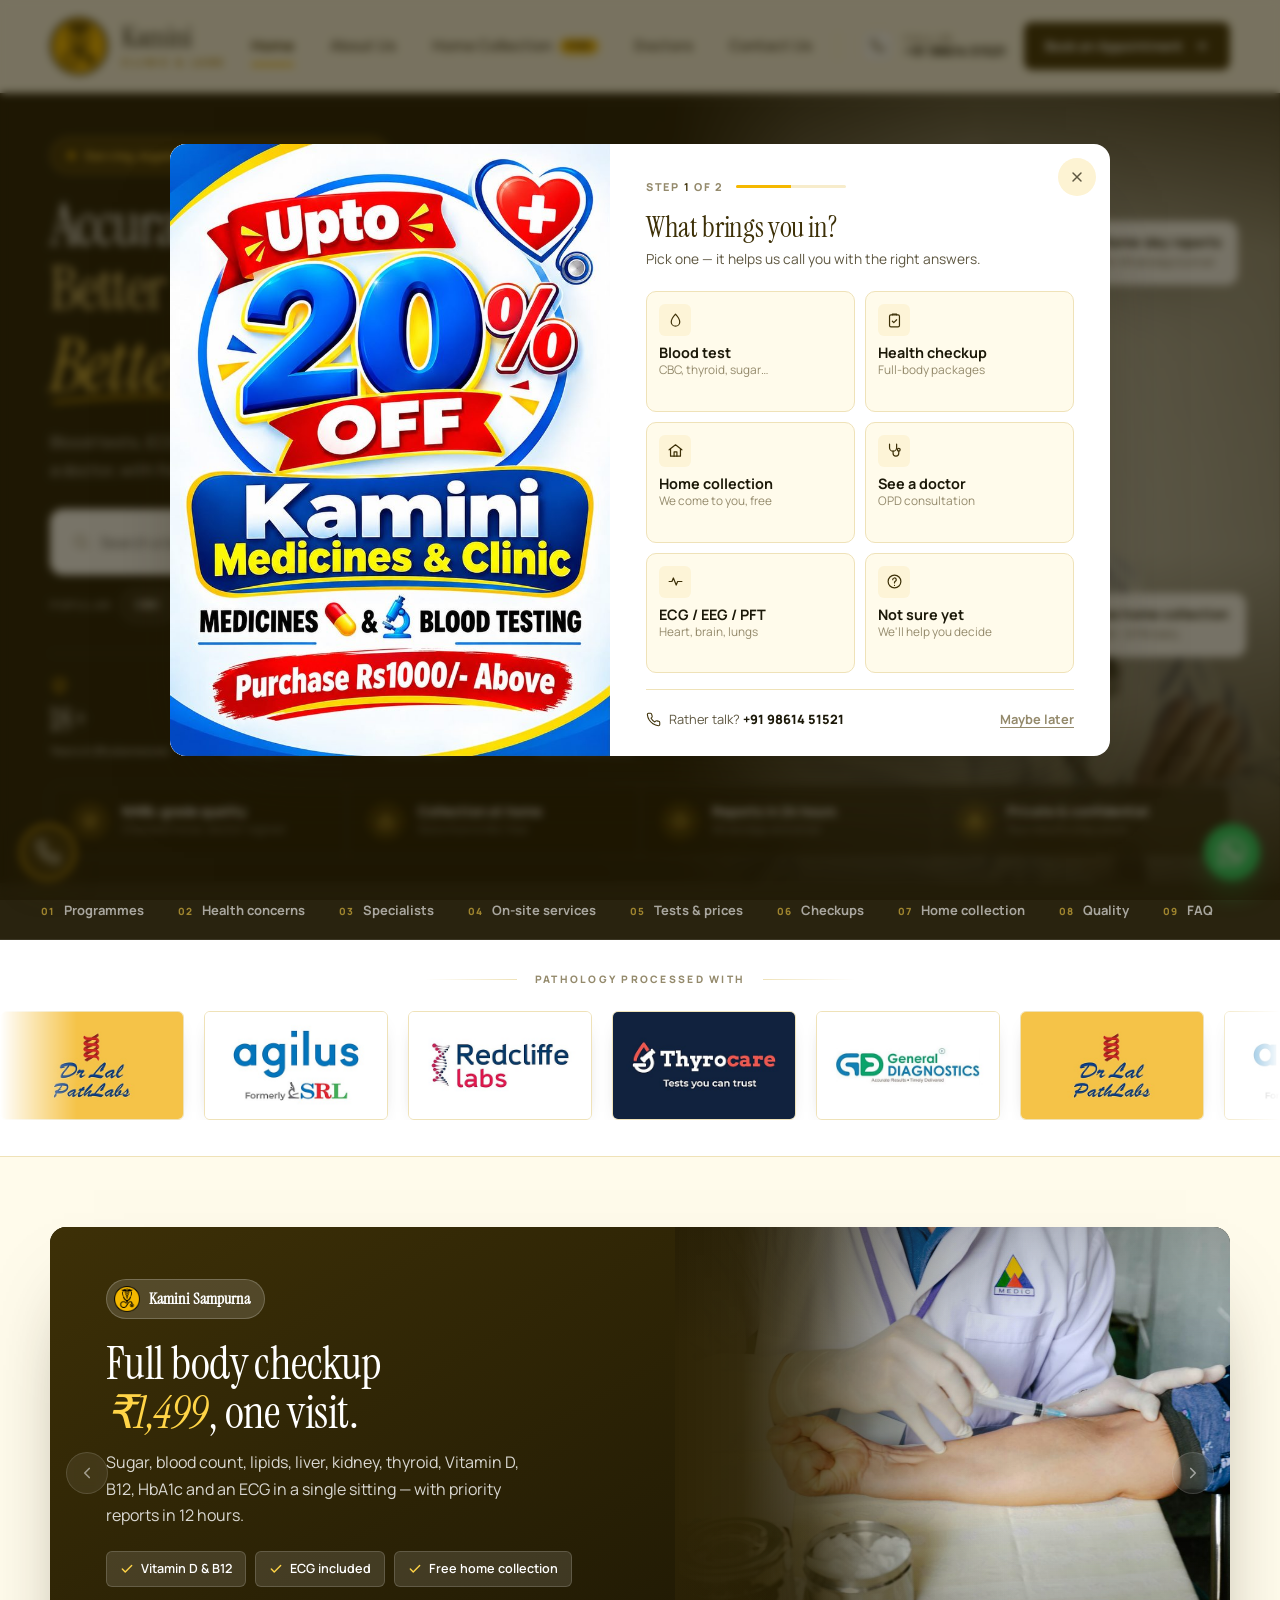
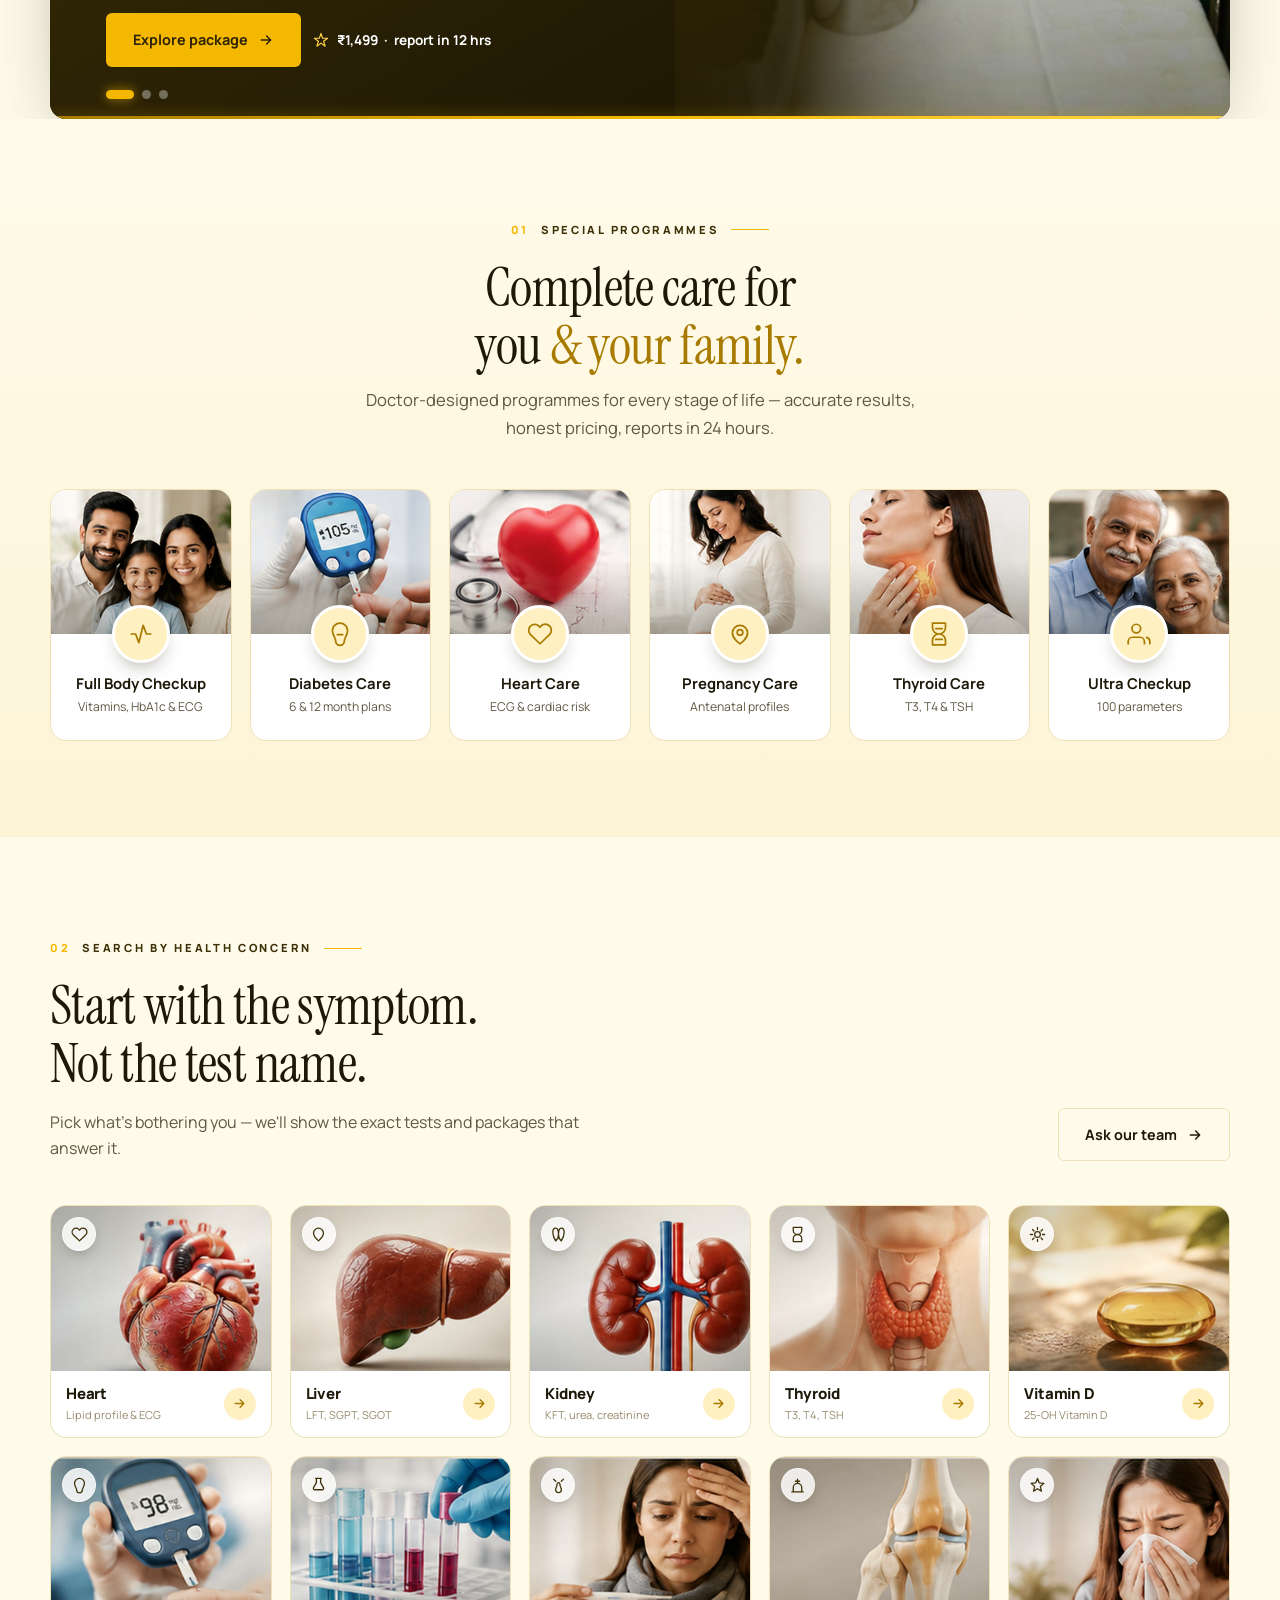
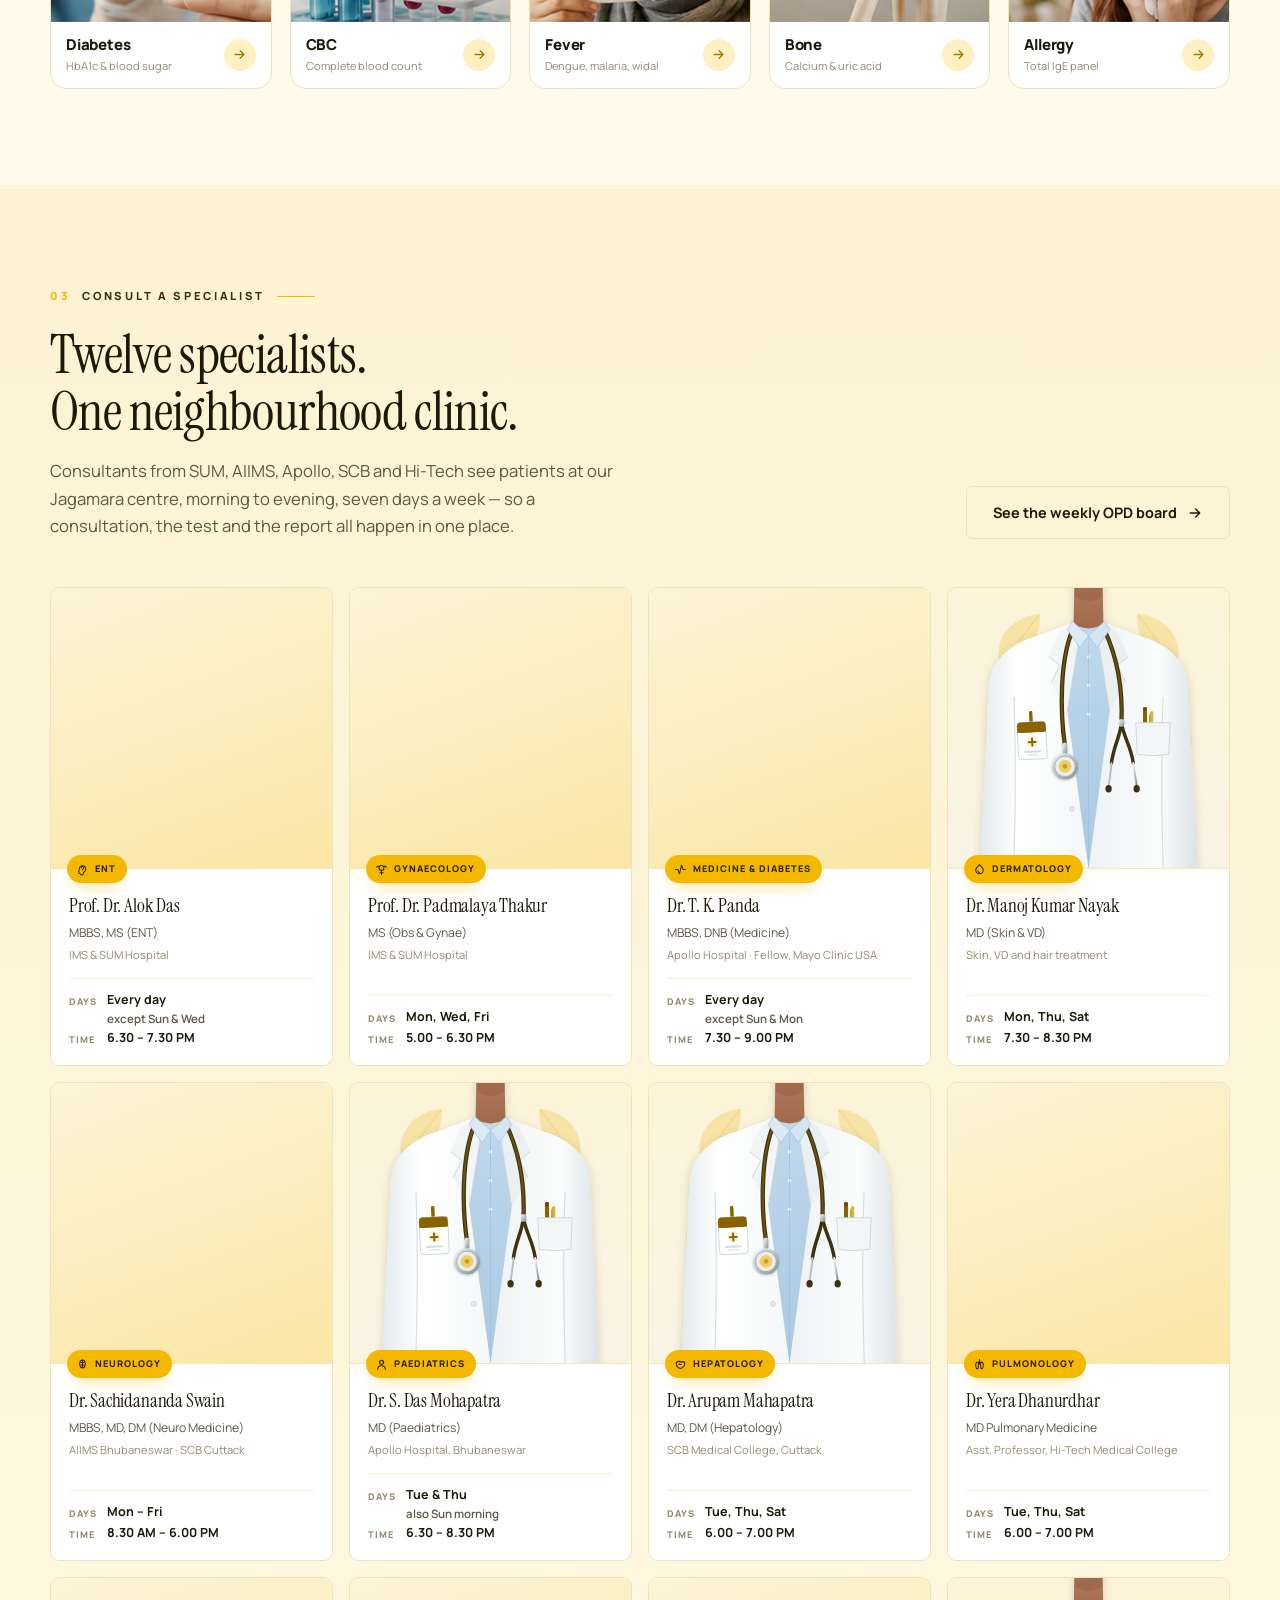
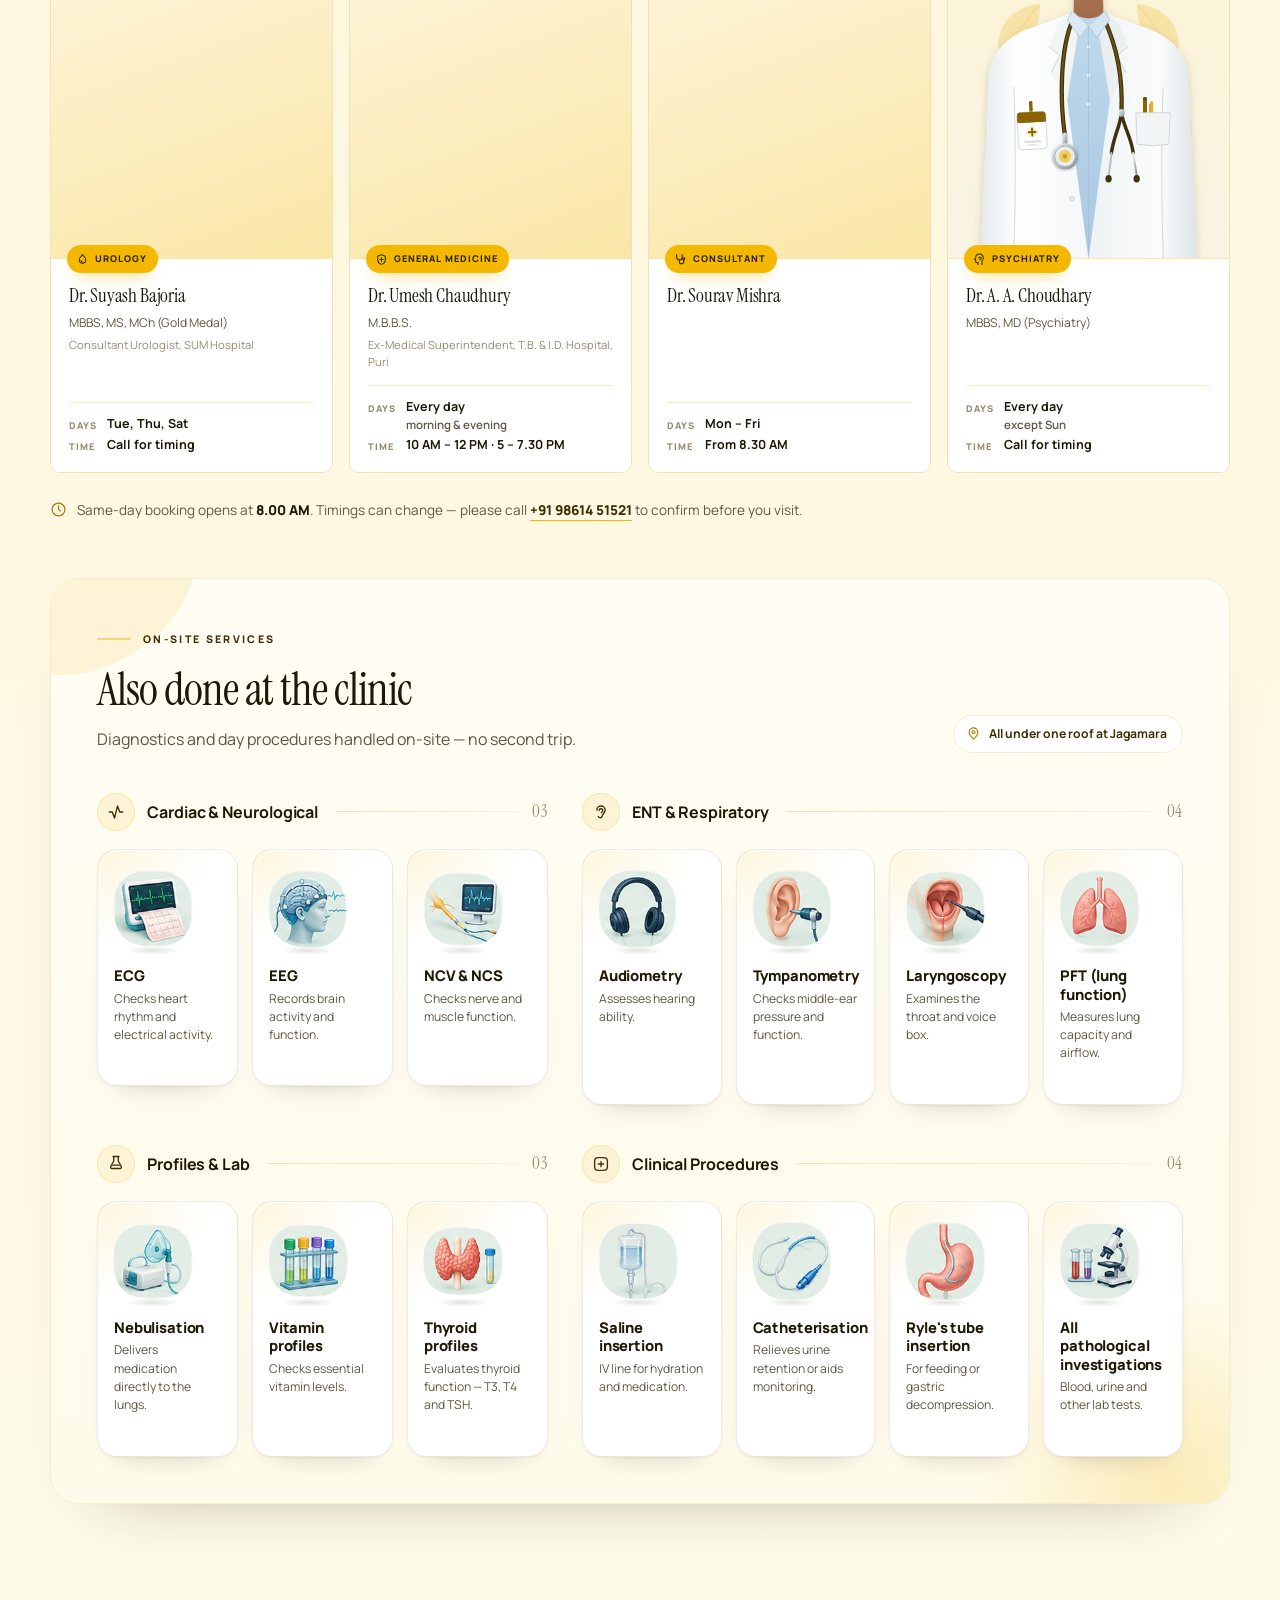
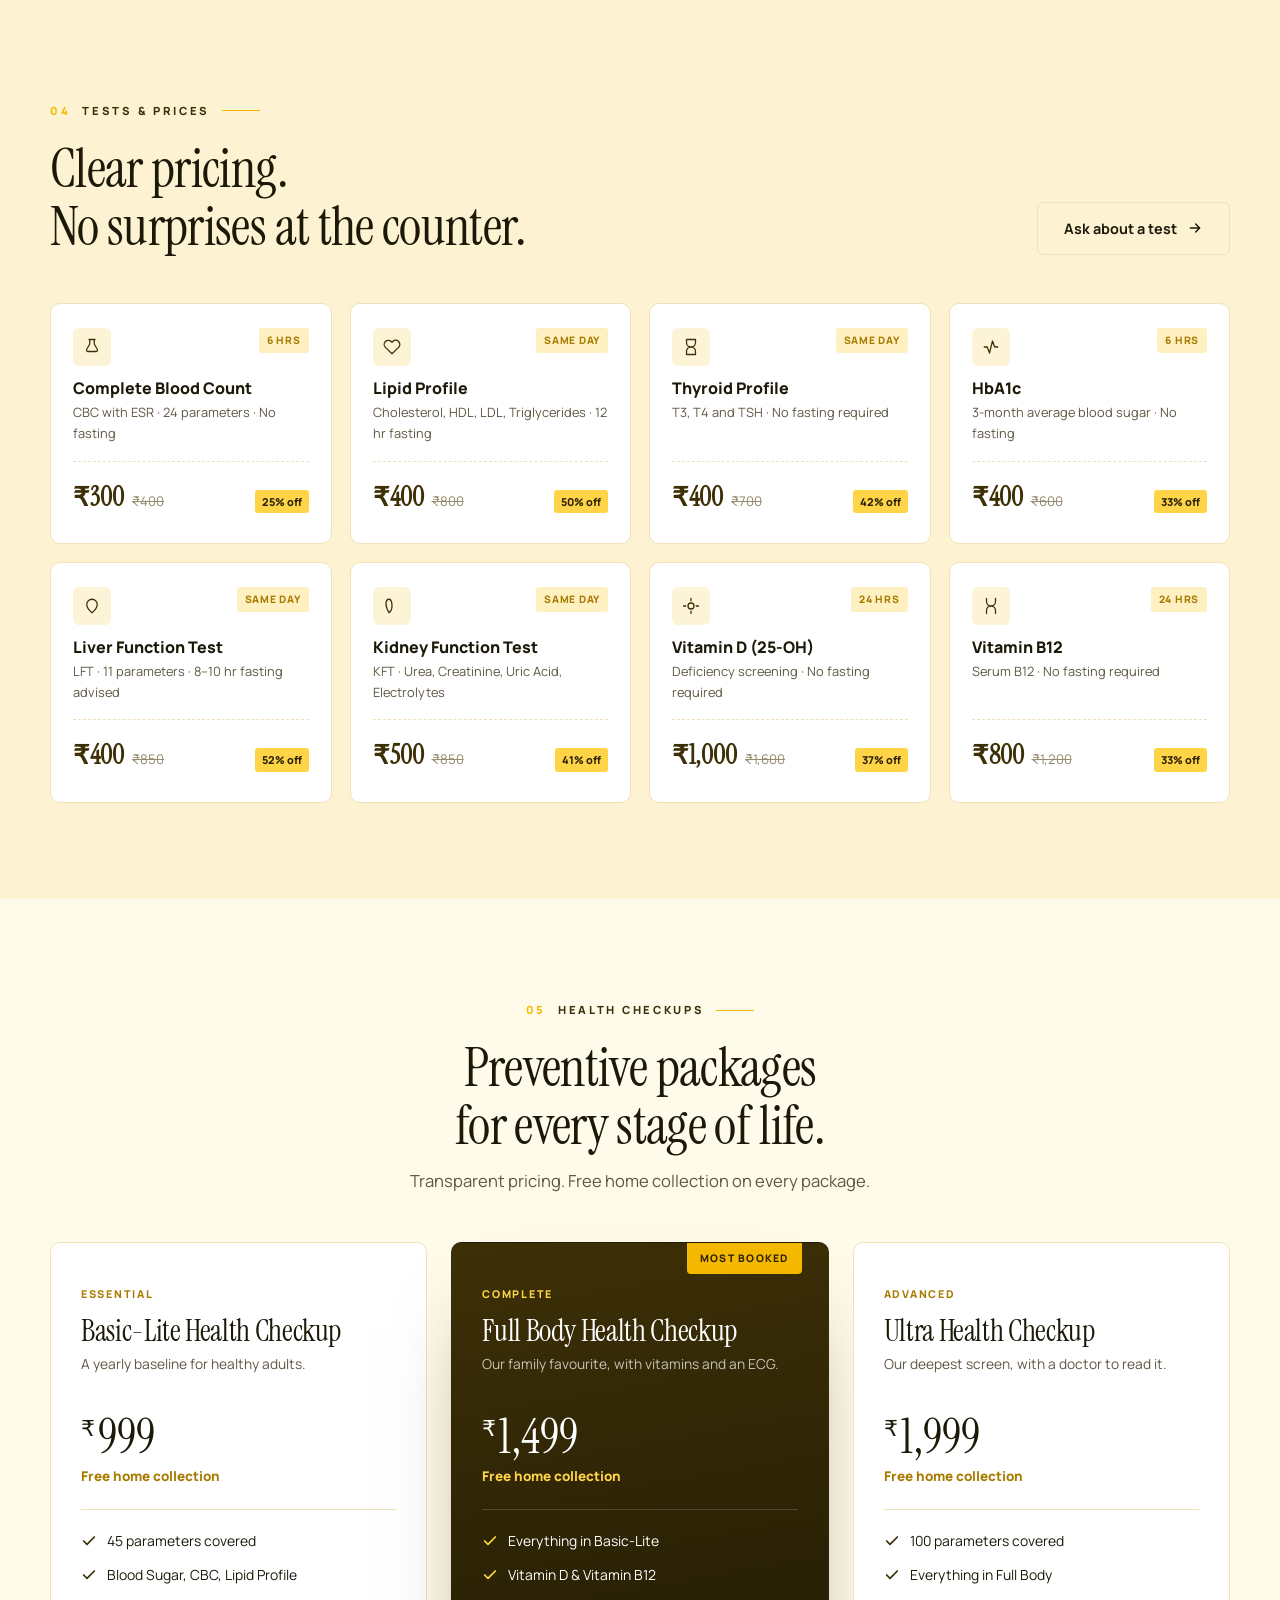
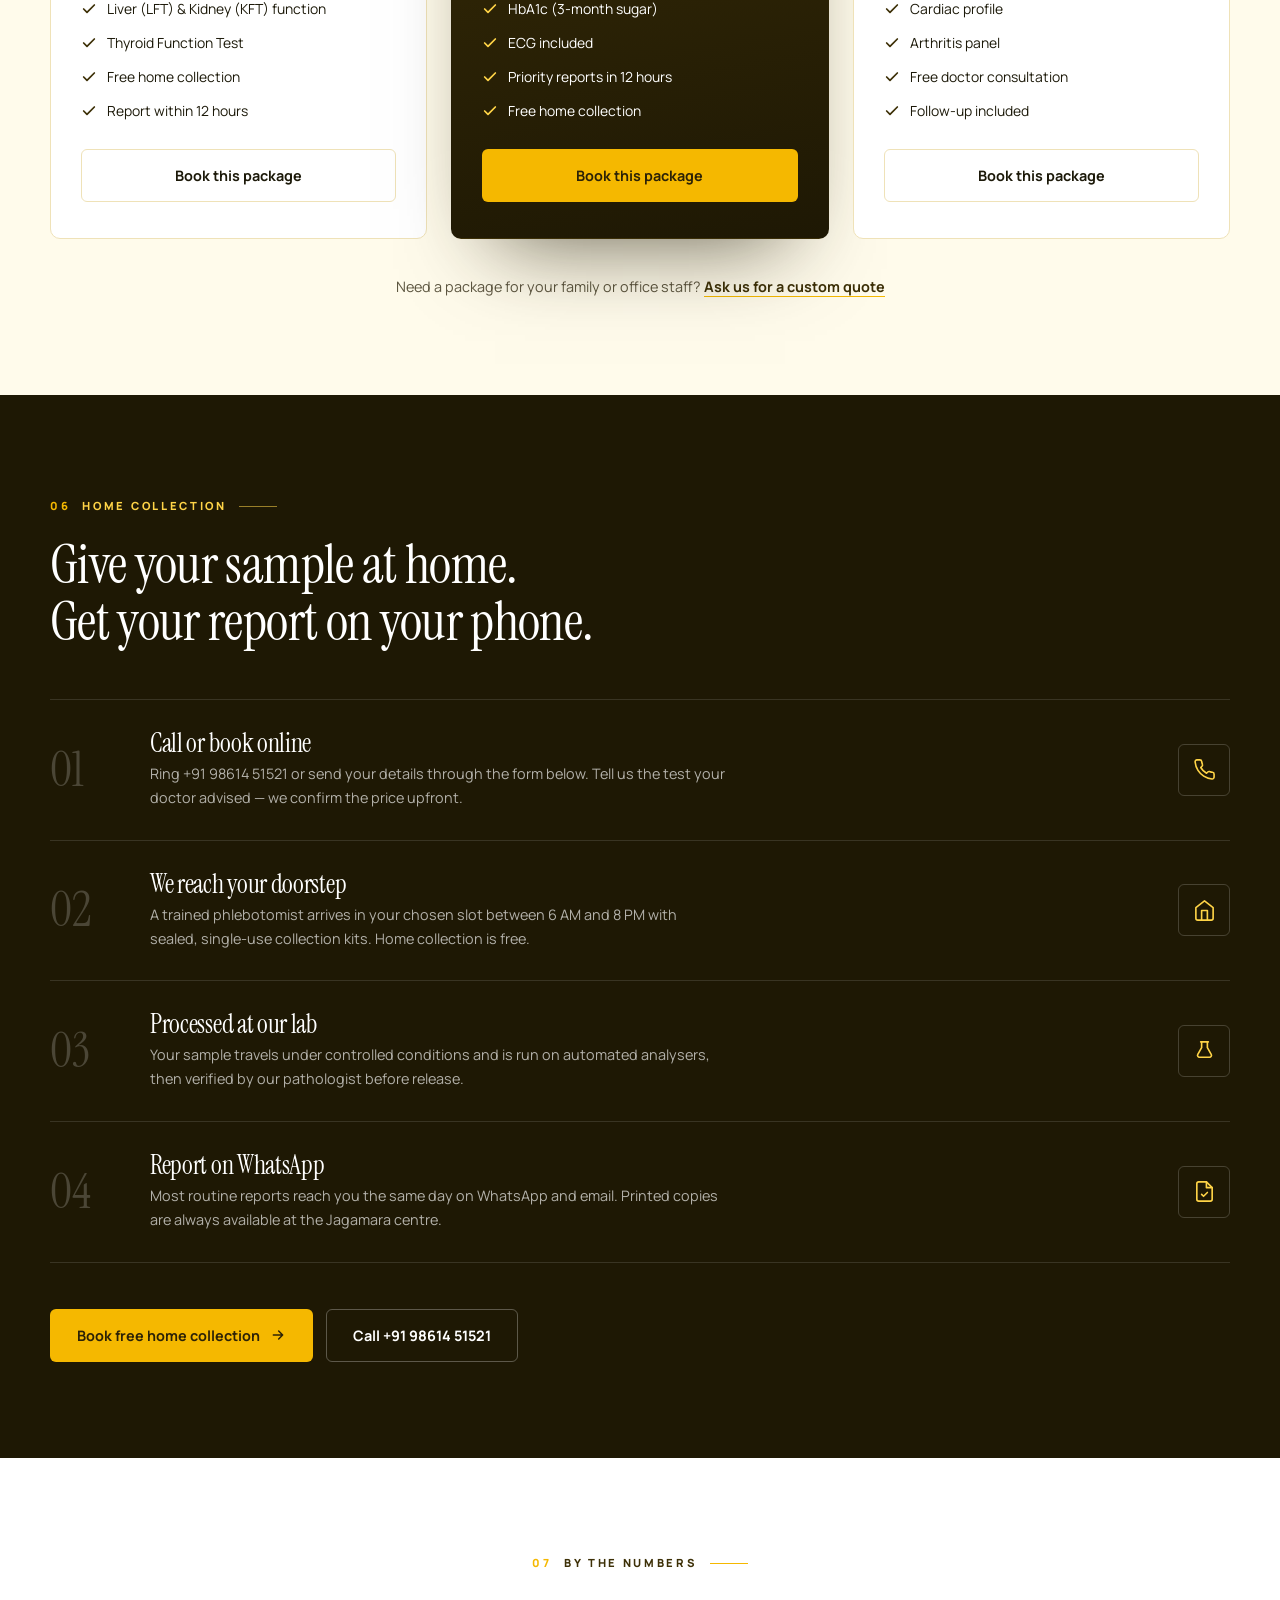
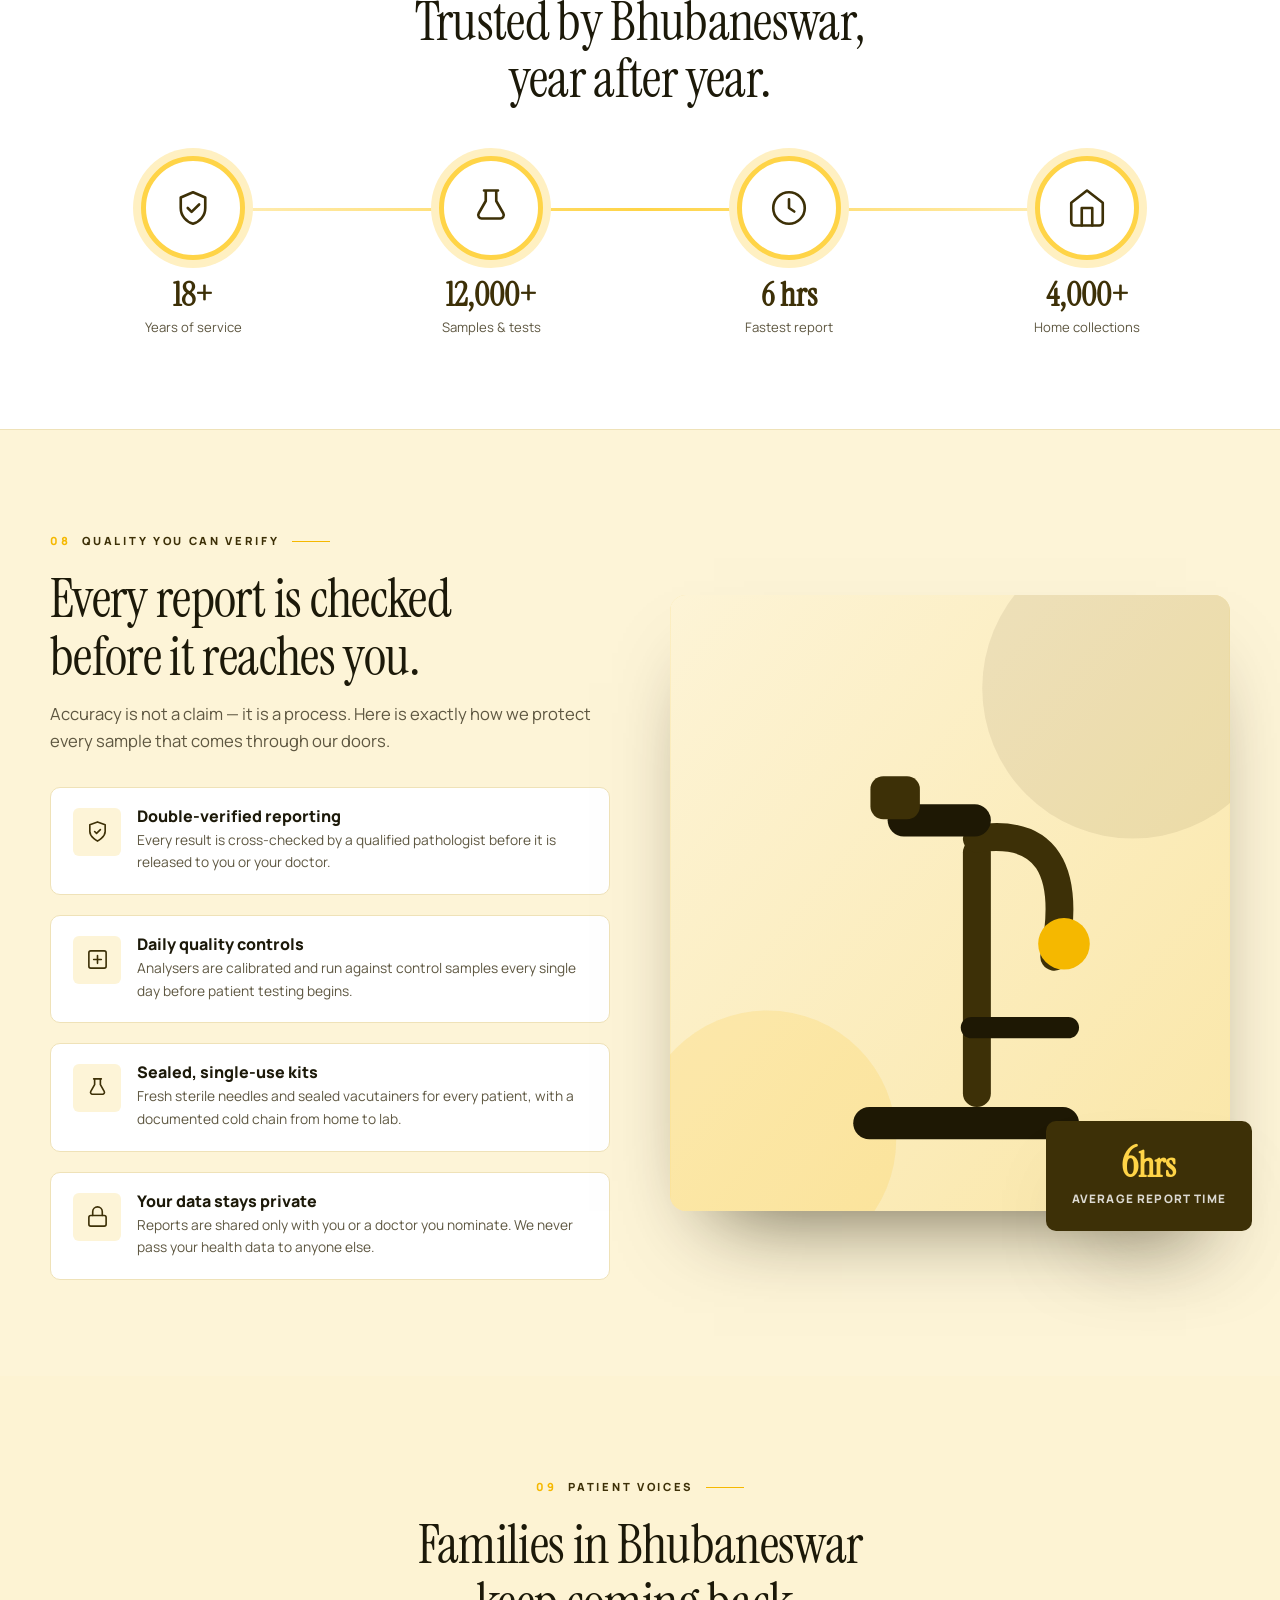
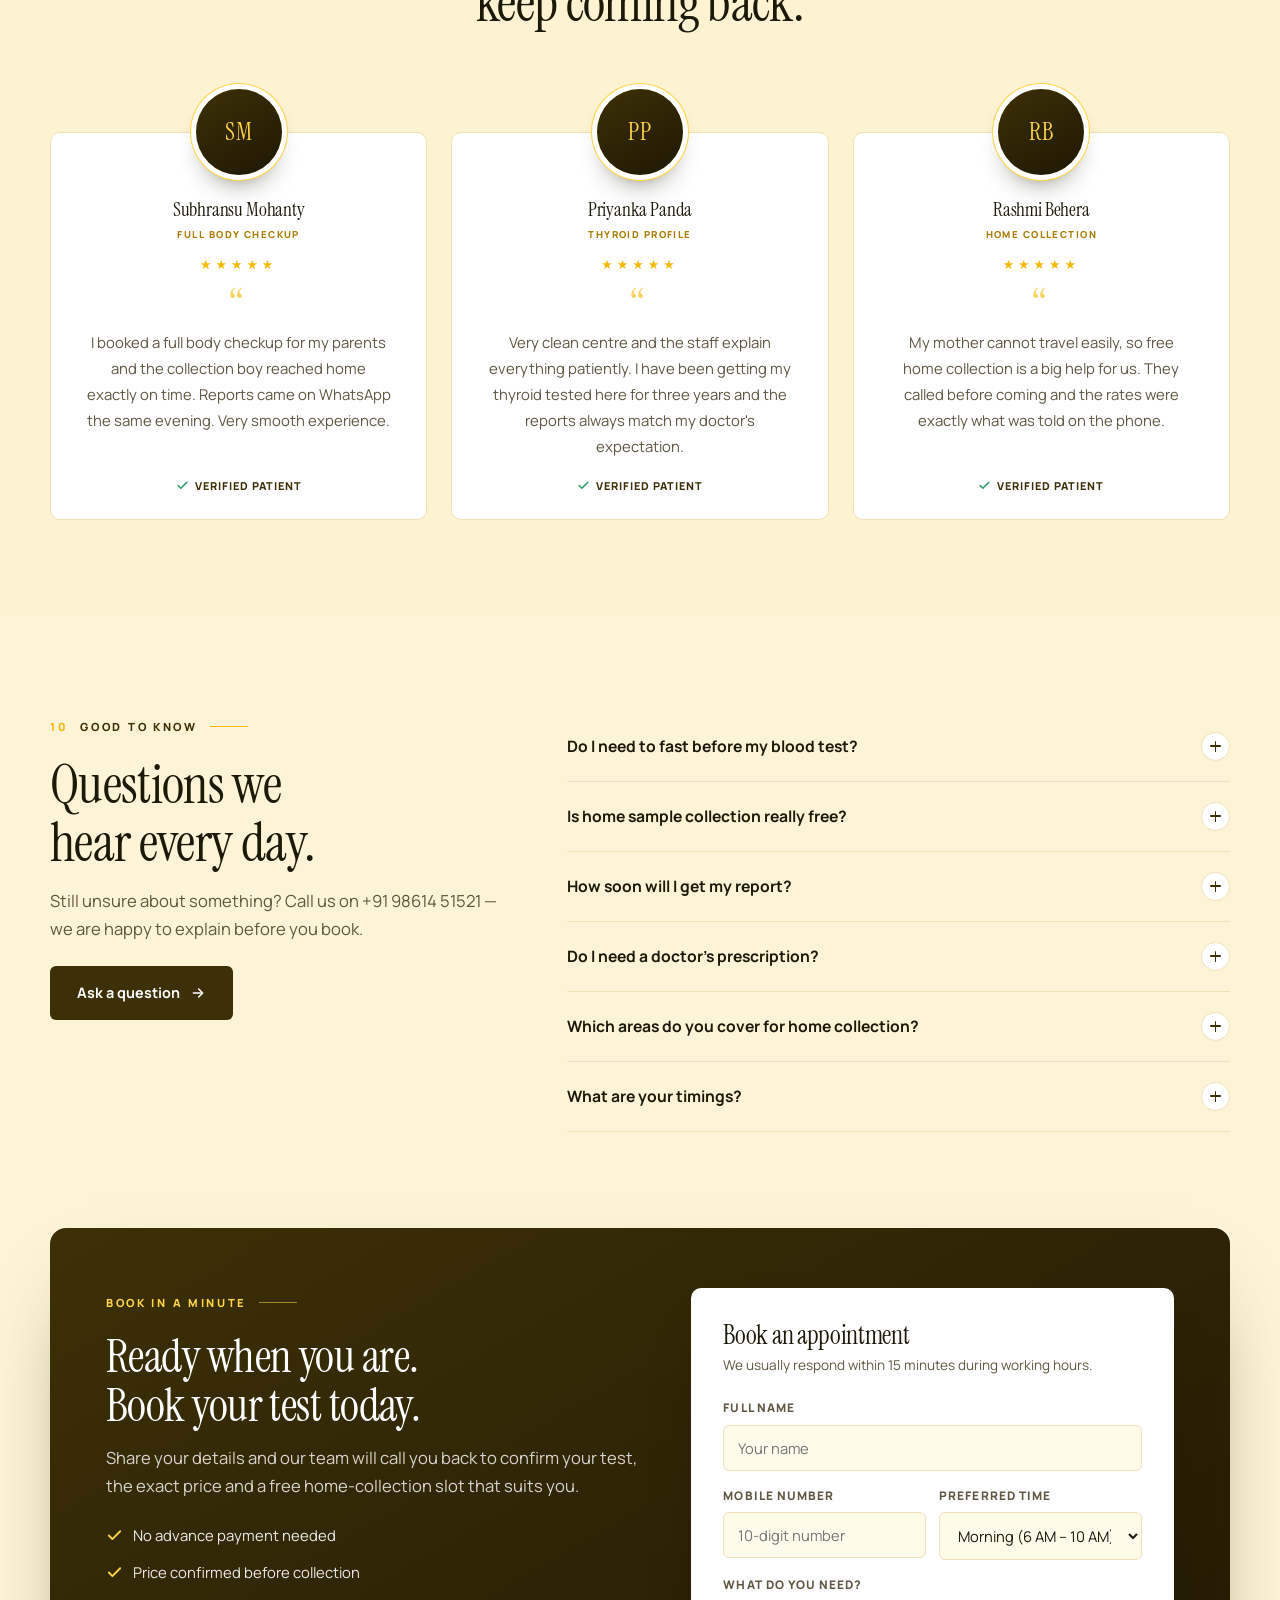
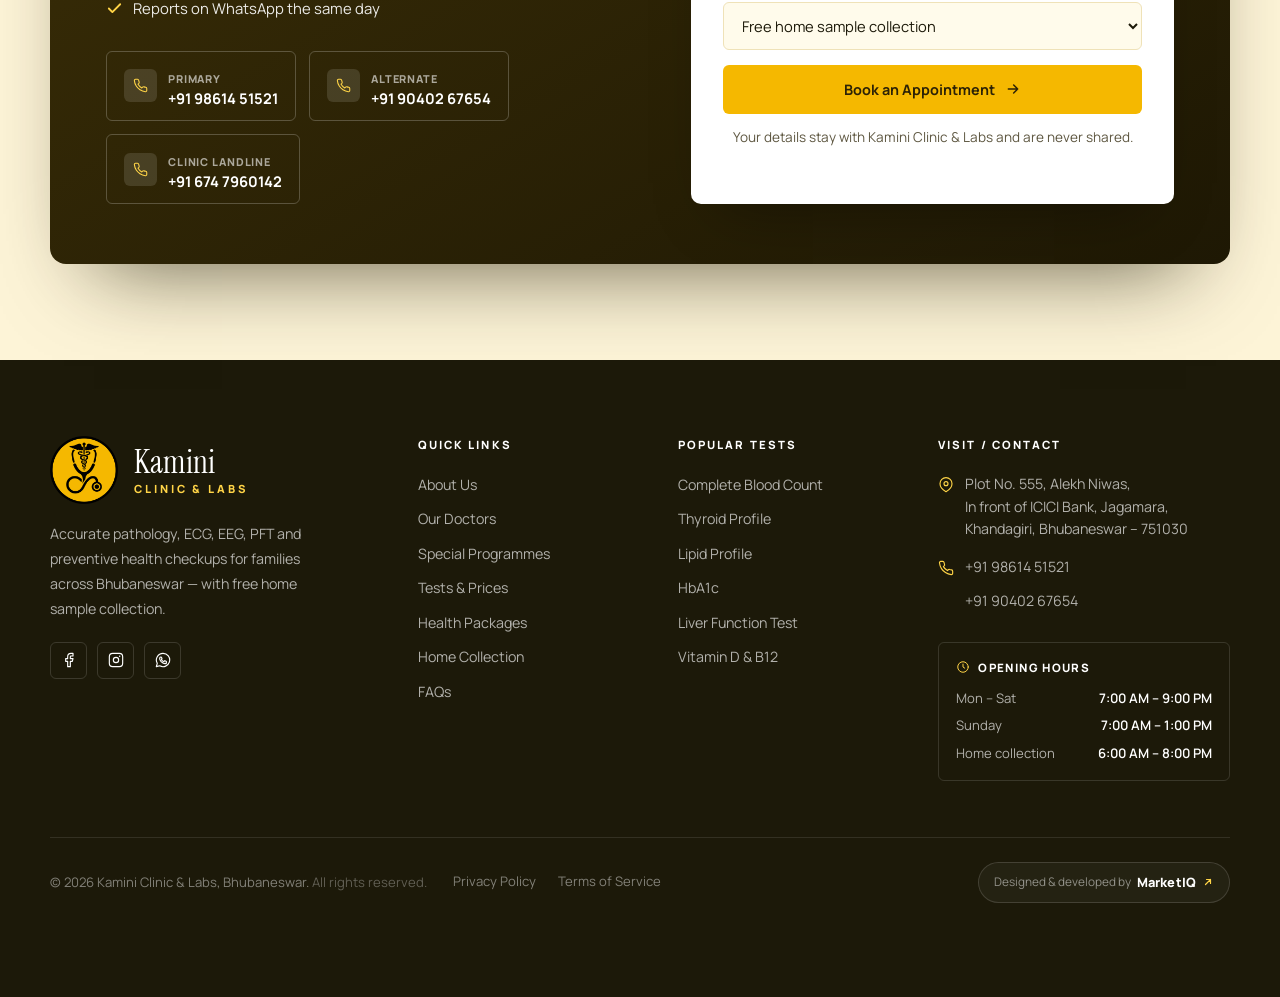
<file: home.html>
<!DOCTYPE html>
<html lang="en">
<head>
<meta charset="UTF-8">
<meta name="viewport" content="width=device-width, initial-scale=1.0">
<title>Kamini Clinic &amp; Labs — Diagnostic Centre in Jagamara, Bhubaneswar</title>
<meta name="description" content="Kamini Clinic & Labs, Jagamara, Bhubaneswar. Blood tests, health checkup packages, ECG, EEG, PFT and audiometry, free home sample collection and same-day digital reports. Call 9861451521 / 9040267654.">
<meta name="theme-color" content="#1e1804">
<meta name="robots" content="index, follow">
<link rel="canonical" href="https://kaminilabs.in/">

<!-- Social preview -->
<meta property="og:type" content="website">
<meta property="og:title" content="Kamini Clinic &amp; Labs — Diagnostic Centre in Jagamara, Bhubaneswar">
<meta property="og:description" content="Blood tests, ECG, EEG and full health checkups with free home sample collection across Bhubaneswar and same-day digital reports.">
<meta property="og:locale" content="en_IN">
<meta name="twitter:card" content="summary_large_image">

<!-- Icons -->
<link rel="icon" href="favicon.png?v=2" type="image/png">
<link rel="apple-touch-icon" href="apple-touch-icon.png?v=2">
<link rel="manifest" href="site.webmanifest">

<!-- Fonts -->
<link rel="preconnect" href="https://fonts.googleapis.com">
<link rel="preconnect" href="https://fonts.gstatic.com" crossorigin>
<link href="https://fonts.googleapis.com/css2?family=Instrument+Serif:ital@0;1&family=Manrope:wght@400;500;600;700;800&display=swap" rel="stylesheet">

<!-- Styles -->
<link rel="stylesheet" href="assets/css/style.css">

<!-- Photo fallback — must run before any <img> parses so a blocked photo never breaks layout. -->
<script src="assets/js/image-fallback.js"></script>
</head>
<body>
<div id="prog"></div>

<!-- ================= NAV ================= -->
<header id="nav">
  <div class="wrap">
    <nav>
      <a href="#top" class="brand" aria-label="Kamini Clinic and Labs — home">
        <img class="mark" src="Images/brand/kamini-mark.png?v=3" width="47" height="47" alt="" aria-hidden="true">
        <span class="wm"><b>Kamini</b><span>Clinic &amp; Labs</span></span>
      </a>

      <div class="nlinks" id="nlinks">
        <a href="#top" data-spy="top">Home</a>
        <a href="aboutus.html">About Us</a>
        <a href="homecollection.html">Home Collection <i class="nbadge">Free</i></a>
        <a href="doctors.html">Doctors</a>
        <a href="contact.html">Contact Us</a>
        <!-- shown only inside the mobile sheet: the two things the header
             offers on a desktop, which the burger would otherwise swallow -->
        <div class="nsheet">
          <a href="tel:+919861451521" class="nsheet-call">
            <span class="ic"><svg viewBox="0 0 24 24"><path d="M22 16.9v3a2 2 0 0 1-2.2 2 19.8 19.8 0 0 1-8.6-3 19.5 19.5 0 0 1-6-6 19.8 19.8 0 0 1-3-8.7A2 2 0 0 1 4.1 2h3a2 2 0 0 1 2 1.7c.1 1 .4 1.9.7 2.8a2 2 0 0 1-.4 2.1L8.1 9.9a16 16 0 0 0 6 6l1.3-1.3a2 2 0 0 1 2.1-.4c.9.3 1.8.6 2.8.7a2 2 0 0 1 1.7 2z"/></svg></span>
            <span><small>Call the clinic</small><b>+91 98614 51521</b></span>
          </a>
          <a href="#contact" class="btn btn-solid">Book an Appointment <svg viewBox="0 0 24 24"><path d="M5 12h14M13 6l6 6-6 6"/></svg></a>
        </div>
      </div>

      <div class="nact">
        <a href="tel:+919861451521" class="ncall">
          <span class="ic"><svg viewBox="0 0 24 24"><path d="M22 16.9v3a2 2 0 0 1-2.2 2 19.8 19.8 0 0 1-8.6-3 19.5 19.5 0 0 1-6-6 19.8 19.8 0 0 1-3-8.7A2 2 0 0 1 4.1 2h3a2 2 0 0 1 2 1.7c.1 1 .4 1.9.7 2.8a2 2 0 0 1-.4 2.1L8.1 9.9a16 16 0 0 0 6 6l1.3-1.3a2 2 0 0 1 2.1-.4c.9.3 1.8.6 2.8.7a2 2 0 0 1 1.7 2z"/></svg></span>
          <span><small>Call us</small><b>+91 98614 51521</b></span>
        </a>
        <a href="#contact" class="btn btn-solid btn-sm">Book an Appointment <svg viewBox="0 0 24 24"><path d="M5 12h14M13 6l6 6-6 6"/></svg></a>
      </div>
      <button class="burger" id="burger" aria-label="Menu" aria-expanded="false"><span></span><span></span><span></span></button>
    </nav>
  </div>
</header>

<!-- ================= HERO =================
     Full-bleed espresso panel, the same ground the four inner mastheads open on.
     The photograph bleeds off the right edge and dissolves into the panel
     through a mask rather than sitting in a floating frame. -->
<section class="hero" id="top">
  <div class="hphoto" aria-hidden="true">
    <img id="hpar" src="Images/optimized/hero-doctor.jpg" width="1180" height="963"
         alt="" fetchpriority="high" decoding="async" onerror="kFall(this,'lab')">
    <span class="htint"></span>
    <span class="hveil"></span>
  </div>

  <div class="wrap">
    <div class="hgrid">
      <div class="hcopy">
        <span class="hbadge rv"><span class="pulse"></span> Serving Jagamara &amp; Khandagiri, Bhubaneswar</span>

        <h1 class="rv d1">
          <span class="l1">Accurate Diagnostics.</span>
          <span class="l2">Better Decisions.</span>
          <span class="l3">Better Health.<svg class="hswash" viewBox="0 0 300 13" preserveAspectRatio="none"
            aria-hidden="true"><path d="M3 9C58 3 116 2 172 5.6 214 8.3 258 10.6 297 4"/></svg></span>
        </h1>

        <p class="lede rv d2">Blood tests, ECG, EEG and full health checkups — signed by a doctor, with free home collection across Bhubaneswar.</p>

        <div class="tsearch rv d3">
          <div class="fi">
            <svg viewBox="0 0 24 24"><circle cx="11" cy="11" r="7"/><path d="M20 20l-3.5-3.5"/></svg>
            <input type="text" id="tsearch" placeholder="Search a test — CBC, Thyroid, Vitamin D…" list="testlist" aria-label="Search a test">
            <datalist id="testlist">
              <option>Complete Blood Count (CBC)</option><option>Lipid Profile</option>
              <option>Thyroid Profile (T3 T4 TSH)</option><option>HbA1c</option>
              <option>Liver Function Test (LFT)</option><option>Kidney Function Test (KFT)</option>
              <option>Vitamin D</option><option>Vitamin B12</option>
              <option>Blood Sugar Fasting</option><option>Urine Routine</option>
            </datalist>
          </div>
          <a href="#contact" class="btn btn-gold btn-sm">Book an Appointment <svg viewBox="0 0 24 24"><path d="M5 12h14M13 6l6 6-6 6"/></svg></a>
        </div>

        <div class="chips rv d4">
          <b>Popular</b>
          <a href="#tests">CBC</a><a href="#tests">Thyroid</a><a href="#tests">HbA1c</a>
          <a href="#tests">Lipid Profile</a><a href="#packages">Full Body</a>
        </div>

        <div class="hstats rv d5">
          <div class="s">
            <span class="ic"><svg viewBox="0 0 24 24"><path d="M12 3l7 3v6c0 4.4-3 7.9-7 9-4-1.1-7-4.6-7-9V6z"/><path d="M9 12l2.2 2.2L15.5 10"/></svg></span>
            <b data-n="18" data-suf="+">18+</b><span class="t">Years in Bhubaneswar</span>
          </div>
          <div class="s">
            <span class="ic"><svg viewBox="0 0 24 24"><path d="M9 2v6l-4 7a2 2 0 0 0 2 3h10a2 2 0 0 0 2-3l-4-7V2M8 2h8"/></svg></span>
            <b data-n="10000" data-suf="+">10,000+</b><span class="t">Tests &amp; profiles</span>
          </div>
          <div class="s">
            <span class="ic"><svg viewBox="0 0 24 24"><circle cx="12" cy="12" r="8.5"/><path d="M12 7.2V12l3.2 2"/></svg></span>
            <b data-n="6" data-suf=" hrs">6 hrs</b><span class="t">Fastest report</span>
          </div>
          <div class="s">
            <span class="ic"><svg viewBox="0 0 24 24"><path d="M4 10.5L12 4l8 6.5V20a1 1 0 0 1-1 1H5a1 1 0 0 1-1-1z"/><path d="M12 9v5M9.5 11.5h5"/></svg></span>
            <b data-n="4000" data-suf="+">4,000+</b><span class="t">Home collections</span>
          </div>
        </div>
      </div>

      <!-- the right column is the photograph; these ride on top of it -->
      <div class="hvis rv d2">
        <div class="hcard hc1">
          <span class="ic"><svg viewBox="0 0 24 24"><path d="M14 2H6a2 2 0 0 0-2 2v16a2 2 0 0 0 2 2h12a2 2 0 0 0 2-2V8z"/><path d="M14 2v6h6M9 15l2 2 4-4"/></svg></span>
          <div><b>Same-day reports</b><small>On WhatsApp &amp; email</small></div>
        </div>
        <div class="hcard hc2">
          <span class="ic"><svg viewBox="0 0 24 24"><path d="M3 9l9-7 9 7v11a2 2 0 0 1-2 2H5a2 2 0 0 1-2-2z"/><path d="M9 22V12h6v10"/></svg></span>
          <div><b>Free home collection</b><small>6 AM – 8 PM daily</small></div>
        </div>
      </div>
    </div>

    <ul class="hfeat rv d3">
      <li>
        <span class="ic"><svg viewBox="0 0 24 24"><path d="M12 3l7 3v6c0 4.4-3 7.9-7 9-4-1.1-7-4.6-7-9V6z"/><path d="M9 12l2.2 2.2L15.5 10"/></svg></span>
        <span><b>NABL-grade quality</b><small>Checked twice, doctor-signed</small></span>
      </li>
      <li>
        <span class="ic"><svg viewBox="0 0 24 24"><path d="M4 10.5L12 4l8 6.5V20a1 1 0 0 1-1 1H5a1 1 0 0 1-1-1z"/><path d="M12 9v5M9.5 11.5h5"/></svg></span>
        <span><b>Collection at home</b><small>Slots from 6 AM, free</small></span>
      </li>
      <li>
        <span class="ic"><svg viewBox="0 0 24 24"><circle cx="12" cy="12" r="8.5"/><path d="M12 7.2V12l3.2 2"/></svg></span>
        <span><b>Reports in 24 hours</b><small>WhatsApp and email</small></span>
      </li>
      <li>
        <span class="ic"><svg viewBox="0 0 24 24"><rect x="4" y="10.5" width="16" height="10" rx="2"/><path d="M8 10.5V7.5a4 4 0 0 1 8 0v3"/><path d="M12 14.5v2"/></svg></span>
        <span><b>Private &amp; confidential</b><small>Your results stay yours</small></span>
      </li>
    </ul>
  </div>
</section>

<!-- ================= CHAPTER RAIL =================
     The page-local nav the inner pages carry, sticking under the header.
     main.js lights the chip for whichever section is under the reading line. -->
<nav class="hm-chap" id="chap" aria-label="On this page">
  <div class="wrap">
    <a href="#programs"><i>01</i>Programmes</a>
    <a href="#concerns"><i>02</i>Health concerns</a>
    <a href="#doctors"><i>03</i>Specialists</a>
    <a href="#onsite"><i>04</i>On-site services</a>
    <a href="#tests"><i>05</i>Tests &amp; prices</a>
    <a href="#packages"><i>06</i>Checkups</a>
    <a href="#collection"><i>07</i>Home collection</a>
    <a href="#quality"><i>08</i>Quality</a>
    <a href="#faq"><i>09</i>FAQ</a>
  </div>
</nav>

<!-- ================= PARTNER LABORATORIES =================
     Straight off the hero, because "who actually runs the test" is the first
     question a cautious patient has. Four words of caption and then the marks
     themselves, running the full width of the glass rather than penned into a
     column beside a paragraph nobody came here to read. -->
<section class="labs" aria-labelledby="labsT">
  <div class="wrap">
    <h2 class="labs-k" id="labsT">Pathology processed with</h2>
  </div>
  <div class="labs-rail">
    <ul class="labs-track">
      <li class="labs-item">
        <img src="Images/partners/dr-lal-pathlabs.jpg" width="440" height="260" alt="Dr Lal PathLabs"
             loading="lazy" decoding="async">
      </li>
      <li class="labs-item">
        <img src="Images/partners/agilus.jpg" width="440" height="260" alt="Agilus Diagnostics, formerly SRL"
             loading="lazy" decoding="async">
      </li>
      <li class="labs-item">
        <img src="Images/partners/redcliffe.jpg" width="440" height="260" alt="Redcliffe Labs"
             loading="lazy" decoding="async">
      </li>
      <li class="labs-item">
        <img src="Images/partners/thyrocare.jpg" width="440" height="260" alt="Thyrocare"
             loading="lazy" decoding="async">
      </li>
      <li class="labs-item">
        <img src="Images/partners/gd-labs.jpg" width="440" height="260" alt="General Diagnostics (GD Labs)"
             loading="lazy" decoding="async">
      </li>
      <li class="labs-item" aria-hidden="true">
        <img src="Images/partners/dr-lal-pathlabs.jpg" width="440" height="260" alt=""
             loading="lazy" decoding="async">
      </li>
      <li class="labs-item" aria-hidden="true">
        <img src="Images/partners/agilus.jpg" width="440" height="260" alt=""
             loading="lazy" decoding="async">
      </li>
      <li class="labs-item" aria-hidden="true">
        <img src="Images/partners/redcliffe.jpg" width="440" height="260" alt=""
             loading="lazy" decoding="async">
      </li>
      <li class="labs-item" aria-hidden="true">
        <img src="Images/partners/thyrocare.jpg" width="440" height="260" alt=""
             loading="lazy" decoding="async">
      </li>
      <li class="labs-item" aria-hidden="true">
        <img src="Images/partners/gd-labs.jpg" width="440" height="260" alt=""
             loading="lazy" decoding="async">
      </li>
      <li class="labs-item" aria-hidden="true">
        <img src="Images/partners/dr-lal-pathlabs.jpg" width="440" height="260" alt=""
             loading="lazy" decoding="async">
      </li>
      <li class="labs-item" aria-hidden="true">
        <img src="Images/partners/agilus.jpg" width="440" height="260" alt=""
             loading="lazy" decoding="async">
      </li>
      <li class="labs-item" aria-hidden="true">
        <img src="Images/partners/redcliffe.jpg" width="440" height="260" alt=""
             loading="lazy" decoding="async">
      </li>
      <li class="labs-item" aria-hidden="true">
        <img src="Images/partners/thyrocare.jpg" width="440" height="260" alt=""
             loading="lazy" decoding="async">
      </li>
      <li class="labs-item" aria-hidden="true">
        <img src="Images/partners/gd-labs.jpg" width="440" height="260" alt=""
             loading="lazy" decoding="async">
      </li>
      <li class="labs-item" aria-hidden="true">
        <img src="Images/partners/dr-lal-pathlabs.jpg" width="440" height="260" alt=""
             loading="lazy" decoding="async">
      </li>
      <li class="labs-item" aria-hidden="true">
        <img src="Images/partners/agilus.jpg" width="440" height="260" alt=""
             loading="lazy" decoding="async">
      </li>
      <li class="labs-item" aria-hidden="true">
        <img src="Images/partners/redcliffe.jpg" width="440" height="260" alt=""
             loading="lazy" decoding="async">
      </li>
      <li class="labs-item" aria-hidden="true">
        <img src="Images/partners/thyrocare.jpg" width="440" height="260" alt=""
             loading="lazy" decoding="async">
      </li>
      <li class="labs-item" aria-hidden="true">
        <img src="Images/partners/gd-labs.jpg" width="440" height="260" alt=""
             loading="lazy" decoding="async">
      </li>
      <li class="labs-item" aria-hidden="true">
        <img src="Images/partners/dr-lal-pathlabs.jpg" width="440" height="260" alt=""
             loading="lazy" decoding="async">
      </li>
      <li class="labs-item" aria-hidden="true">
        <img src="Images/partners/agilus.jpg" width="440" height="260" alt=""
             loading="lazy" decoding="async">
      </li>
      <li class="labs-item" aria-hidden="true">
        <img src="Images/partners/redcliffe.jpg" width="440" height="260" alt=""
             loading="lazy" decoding="async">
      </li>
      <li class="labs-item" aria-hidden="true">
        <img src="Images/partners/thyrocare.jpg" width="440" height="260" alt=""
             loading="lazy" decoding="async">
      </li>
      <li class="labs-item" aria-hidden="true">
        <img src="Images/partners/gd-labs.jpg" width="440" height="260" alt=""
             loading="lazy" decoding="async">
      </li>
    </ul>
  </div>
</section>


<!-- ================= PROMO BANNER CAROUSEL ================= -->
<section class="promo">
  <div class="wrap">
    <div class="pcar rv" id="pcar">
      <div class="ptrack" id="ptrack">

        <!-- SLIDE 1 — Full body program -->
        <article class="pslide" style="--sl-bg:#2e2406;--sl-rgb:46,36,6">
          <div class="ptxt" style="background:linear-gradient(150deg,#3d3007,#1e1804)">
            <span class="plogo">
              <img src="Images/brand/kamini-mark.png?v=3" width="26" height="26" alt="" aria-hidden="true">
              <b>Kamini Sampurna</b>
            </span>
            <h2>Full body checkup<br><em>₹1,499</em>, one visit.</h2>
            <p>Sugar, blood count, lipids, liver, kidney, thyroid, Vitamin D, B12, HbA1c and an ECG in a single sitting — with priority reports in 12 hours.</p>
            <div class="pfeat">
              <span><svg viewBox="0 0 24 24"><path d="M20 6L9 17l-5-5"/></svg>Vitamin D &amp; B12</span>
              <span><svg viewBox="0 0 24 24"><path d="M20 6L9 17l-5-5"/></svg>ECG included</span>
              <span><svg viewBox="0 0 24 24"><path d="M20 6L9 17l-5-5"/></svg>Free home collection</span>
            </div>
            <div class="pacts">
              <a href="#packages" class="btn btn-gold">Explore package <svg viewBox="0 0 24 24"><path d="M5 12h14M13 6l6 6-6 6"/></svg></a>
              <span class="ppill"><svg viewBox="0 0 24 24"><path d="M12 2l2.4 7.4H22l-6.2 4.5 2.4 7.4-6.2-4.6-6.2 4.6 2.4-7.4L2 9.4h7.6z"/></svg>₹1,499 &nbsp;·&nbsp; report in 12 hrs</span>
            </div>
          </div>
          <div class="pimg" style="--fp:58% 46%">
            <img src="Images/optimized/Full-body-checkup.jpg" width="1400" height="933"
                 alt="Technician drawing a blood sample from a patient during a full body checkup"
                 decoding="async" onerror="kFall(this,'fam')">
          </div>
        </article>

        <!-- SLIDE 2 — Diabetes care -->
        <article class="pslide" style="--sl-bg:#7a5c15;--sl-rgb:122,92,21">
          <div class="ptxt" style="background:linear-gradient(150deg,#8a6a1a,#4a3a0c)">
            <span class="plogo">
              <img src="Images/brand/kamini-mark.png?v=3" width="26" height="26" alt="" aria-hidden="true">
              <b>Diabetes Care Programme</b>
            </span>
            <h2>Expert care.<br>Everyday <em>support</em>.</h2>
            <p>A 6 or 12 month programme with regular monitoring, diet guidance and WhatsApp support — so your sugar stays where it should.</p>
            <div class="pfeat">
              <span><svg viewBox="0 0 24 24"><path d="M20 6L9 17l-5-5"/></svg>HbA1c tracking</span>
              <span><svg viewBox="0 0 24 24"><path d="M20 6L9 17l-5-5"/></svg>Diet consultation</span>
              <span><svg viewBox="0 0 24 24"><path d="M20 6L9 17l-5-5"/></svg>WhatsApp support</span>
            </div>
            <div class="pacts">
              <a href="#contact" class="btn btn-gold">Talk to our team <svg viewBox="0 0 24 24"><path d="M5 12h14M13 6l6 6-6 6"/></svg></a>
              <span class="ppill"><svg viewBox="0 0 24 24"><circle cx="12" cy="12" r="9"/><path d="M12 7v5l3 2"/></svg>6 &amp; 12 month plans</span>
            </div>
          </div>
          <div class="pimg" style="--fp:62% center">
            <img src="Images/optimized/expert-care.jpg" width="1400" height="788"
                 alt="Doctor in a white coat holding a stethoscope, ready to review a care programme"
                 loading="lazy" decoding="async" onerror="kFall(this,'home')">
          </div>
        </article>

        <!-- SLIDE 3 — Home collection -->
        <article class="pslide" style="--sl-bg:#2e2406;--sl-rgb:46,36,6">
          <div class="ptxt" style="background:linear-gradient(150deg,#3d3007,#1e1804)">
            <span class="plogo">
              <img src="Images/brand/kamini-mark.png?v=3" width="26" height="26" alt="" aria-hidden="true">
              <b>Free Home Collection</b>
            </span>
            <h2>We come to you.<br>At <em>no extra cost</em>.</h2>
            <p>A trained phlebotomist reaches your doorstep with sealed, single-use kits — perfect for elders, children and busy families.</p>
            <div class="pfeat">
              <span><svg viewBox="0 0 24 24"><path d="M20 6L9 17l-5-5"/></svg>6 AM – 8 PM daily</span>
              <span><svg viewBox="0 0 24 24"><path d="M20 6L9 17l-5-5"/></svg>Zero collection charge</span>
              <span><svg viewBox="0 0 24 24"><path d="M20 6L9 17l-5-5"/></svg>Across Bhubaneswar</span>
            </div>
            <div class="pacts">
              <a href="homecollection.html#book" class="btn btn-gold">Book an Appointment <svg viewBox="0 0 24 24"><path d="M5 12h14M13 6l6 6-6 6"/></svg></a>
              <span class="ppill"><svg viewBox="0 0 24 24"><path d="M20 6L9 17l-5-5"/></svg>No advance payment</span>
            </div>
          </div>
          <div class="pimg" style="--fp:center 52%">
            <img src="Images/optimized/home-trust.jpg" width="1386" height="1135"
                 alt="Kamini Clinic &amp; Labs home collection kit, sealed sample tubes and a request form"
                 loading="lazy" decoding="async" onerror="kFall(this,'home')">
          </div>
        </article>

      </div>
      <button class="parr prev" id="pprev" aria-label="Previous slide"><svg viewBox="0 0 24 24"><path d="M15 18l-6-6 6-6"/></svg></button>
      <button class="parr next" id="pnext" aria-label="Next slide"><svg viewBox="0 0 24 24"><path d="M9 6l6 6-6 6"/></svg></button>
      <div class="pdots" id="pdots"></div>
      <span class="pprog" id="pprog" aria-hidden="true"><i></i></span>
    </div>
  </div>
</section>

<!-- ================= SPECIAL PROGRAMS ================= -->
<section class="progs" id="programs">
  <div class="wrap">
    <div class="center-head rv">
      <span class="slabel"><i>01</i> Special programmes</span>
      <h2 class="dsp">Complete care for<br>you <em>&amp; your family.</em></h2>
      <p class="lede">Doctor-designed programmes for every stage of life — accurate results, honest pricing, reports in 24 hours.</p>
    </div>

    <div class="pgrid6">
      <a href="#packages" class="pcard rv">
        <span class="pph"><img src="Images/healthcare/full-body.jpg" alt="A family together after a full body health checkup"
          width="660" height="454" loading="lazy" decoding="async" onerror="kFall(this,'fam')"></span>
        <span class="pbody">
          <span class="pmed"><svg viewBox="0 0 24 24"><path d="M3 12h4l3 8 4-16 3 8h4"/></svg></span>
          <b>Full Body Checkup</b><small>Vitamins, HbA1c &amp; ECG</small>
        </span>
      </a>
      <a href="#contact" class="pcard rv d1">
        <span class="pph"><img src="Images/healthcare/diabetes.jpg" alt="Blood sugar being checked with a glucometer"
          width="660" height="454" loading="lazy" decoding="async" onerror="kFall(this,'vials')"></span>
        <span class="pbody">
          <span class="pmed"><svg viewBox="0 0 24 24"><path d="M12 2a7 7 0 0 1 7 7c0 4-3 6.5-3 9.5a4 4 0 0 1-8 0C8 15.5 5 13 5 9a7 7 0 0 1 7-7z"/><path d="M9.5 12.5h5"/></svg></span>
          <b>Diabetes Care</b><small>6 &amp; 12 month plans</small>
        </span>
      </a>
      <a href="#contact" class="pcard rv d2">
        <span class="pph"><img src="Images/healthcare/heart.jpg" alt="Stethoscope and ECG trace for a cardiac risk check"
          width="660" height="454" loading="lazy" decoding="async" onerror="kFall(this,'scan')"></span>
        <span class="pbody">
          <span class="pmed"><svg viewBox="0 0 24 24"><path d="M20.8 4.6a5.5 5.5 0 0 0-7.8 0L12 5.7l-1-1a5.5 5.5 0 0 0-7.8 7.8l1 1L12 21l7.8-7.5 1-1a5.5 5.5 0 0 0 0-7.9z"/></svg></span>
          <b>Heart Care</b><small>ECG &amp; cardiac risk</small>
        </span>
      </a>
      <a href="#contact" class="pcard rv d3">
        <span class="pph"><img src="Images/healthcare/pregnancy.jpg" alt="Expectant mother during an antenatal check"
          width="660" height="454" loading="lazy" decoding="async" onerror="kFall(this,'fam')"></span>
        <span class="pbody">
          <span class="pmed"><svg viewBox="0 0 24 24"><path d="M12 21s7-4.5 7-10a7 7 0 0 0-14 0c0 5.5 7 10 7 10z"/><circle cx="12" cy="10.5" r="2.6"/></svg></span>
          <b>Pregnancy Care</b><small>Antenatal profiles</small>
        </span>
      </a>
      <a href="#contact" class="pcard rv d4">
        <span class="pph"><img src="Images/healthcare/thyroid.jpg" alt="Thyroid gland examination at the neck"
          width="660" height="454" loading="lazy" decoding="async" onerror="kFall(this,'micro')"></span>
        <span class="pbody">
          <span class="pmed"><svg viewBox="0 0 24 24"><path d="M6 2v4a6 6 0 0 0 12 0V2M6 22v-4a6 6 0 0 1 12 0v4M6 2h12M6 22h12M9 7h6M9 17h6"/></svg></span>
          <b>Thyroid Care</b><small>T3, T4 &amp; TSH</small>
        </span>
      </a>
      <a href="#packages" class="pcard rv d5">
        <span class="pph"><img src="Images/healthcare/senior.jpg" alt="An elderly couple after an Ultra health checkup"
          width="660" height="454" loading="lazy" decoding="async" onerror="kFall(this,'fam')"></span>
        <span class="pbody">
          <span class="pmed"><svg viewBox="0 0 24 24"><path d="M17 21v-2a4 4 0 0 0-4-4H6a4 4 0 0 0-4 4v2"/><circle cx="9.5" cy="7" r="4"/><path d="M22 21v-2a4 4 0 0 0-3-3.9"/></svg></span>
          <b>Ultra Checkup</b><small>100 parameters</small>
        </span>
      </a>
    </div>
  </div>
</section>

<!-- ================= HEALTH CONCERNS ================= -->
<section class="conc" id="concerns">
  <div class="wrap">
    <div class="shead">
      <div class="l">
        <span class="slabel rv"><i>02</i> Search by health concern</span>
        <h2 class="dsp rv d1">Start with the symptom.<br>Not the test name.</h2>
        <p class="lede rv d2">Pick what's bothering you — we'll show the exact tests and packages that answer it.</p>
      </div>
      <a href="#contact" class="btn btn-out rv d2">Ask our team <svg viewBox="0 0 24 24"><path d="M5 12h14M13 6l6 6-6 6"/></svg></a>
    </div>
    <div class="cgrid">
      <a href="#tests" class="cc rv">
        <span class="cph">
          <img src="Images/healthcare/heart-1.jpg" alt="An anatomical model of the human heart" width="560" height="420" loading="lazy" decoding="async" onerror="kFall(this,'vials')">
          <span class="cchip"><svg viewBox="0 0 24 24"><path d="M20.8 4.6a5.5 5.5 0 0 0-7.8 0L12 5.7l-1-1a5.5 5.5 0 0 0-7.8 7.8l1 1L12 21l7.8-7.5 1-1a5.5 5.5 0 0 0 0-7.9z"/></svg></span>
        </span>
        <span class="cbody"><span class="ct"><b>Heart</b><small>Lipid profile &amp; ECG</small></span><span class="cgo"><svg viewBox="0 0 24 24"><path d="M5 12h14M13 6l6 6-6 6"/></svg></span></span>
      </a>
      <a href="#tests" class="cc rv d1">
        <span class="cph">
          <img src="Images/healthcare/liver.jpg" alt="An anatomical model of the human liver" width="560" height="420" loading="lazy" decoding="async" onerror="kFall(this,'vials')">
          <span class="cchip"><svg viewBox="0 0 24 24"><path d="M12 3a7 7 0 0 0-7 7c0 5 7 11 7 11s7-6 7-11a7 7 0 0 0-7-7z"/></svg></span>
        </span>
        <span class="cbody"><span class="ct"><b>Liver</b><small>LFT, SGPT, SGOT</small></span><span class="cgo"><svg viewBox="0 0 24 24"><path d="M5 12h14M13 6l6 6-6 6"/></svg></span></span>
      </a>
      <a href="#tests" class="cc rv d2">
        <span class="cph">
          <img src="Images/healthcare/kidney.jpg" alt="An anatomical model of the kidneys" width="560" height="420" loading="lazy" decoding="async" onerror="kFall(this,'vials')">
          <span class="cchip"><svg viewBox="0 0 24 24"><path d="M8 3C5 3 4 6 4 9c0 5 4 12 4 12s4-3 4-9c0-5-1-9-4-9zM16 3c3 0 4 3 4 6 0 5-4 12-4 12s-4-3-4-9c0-5 1-9 4-9z"/></svg></span>
        </span>
        <span class="cbody"><span class="ct"><b>Kidney</b><small>KFT, urea, creatinine</small></span><span class="cgo"><svg viewBox="0 0 24 24"><path d="M5 12h14M13 6l6 6-6 6"/></svg></span></span>
      </a>
      <a href="#tests" class="cc rv d3">
        <span class="cph">
          <img src="Images/healthcare/thyroid-1.jpg" alt="An illustration of the thyroid gland in the neck" width="560" height="420" loading="lazy" decoding="async" onerror="kFall(this,'vials')">
          <span class="cchip"><svg viewBox="0 0 24 24"><path d="M6 2v4a6 6 0 0 0 12 0V2M6 22v-4a6 6 0 0 1 12 0v4M6 2h12M6 22h12"/></svg></span>
        </span>
        <span class="cbody"><span class="ct"><b>Thyroid</b><small>T3, T4, TSH</small></span><span class="cgo"><svg viewBox="0 0 24 24"><path d="M5 12h14M13 6l6 6-6 6"/></svg></span></span>
      </a>
      <a href="#tests" class="cc rv d4">
        <span class="cph">
          <img src="Images/healthcare/vitamin-d.jpg" alt="A vitamin D softgel capsule in the sunlight" width="560" height="420" loading="lazy" decoding="async" onerror="kFall(this,'vials')">
          <span class="cchip"><svg viewBox="0 0 24 24"><circle cx="12" cy="12" r="4"/><path d="M12 2v3M12 19v3M2 12h3M19 12h3M5 5l2 2M17 17l2 2M19 5l-2 2M7 17l-2 2"/></svg></span>
        </span>
        <span class="cbody"><span class="ct"><b>Vitamin D</b><small>25-OH Vitamin D</small></span><span class="cgo"><svg viewBox="0 0 24 24"><path d="M5 12h14M13 6l6 6-6 6"/></svg></span></span>
      </a>
      <a href="#tests" class="cc rv d1">
        <span class="cph">
          <img src="Images/healthcare/diabetes-1.jpg" alt="A glucometer reading a fingertip blood sugar sample" width="560" height="420" loading="lazy" decoding="async" onerror="kFall(this,'fam')">
          <span class="cchip"><svg viewBox="0 0 24 24"><path d="M12 2a7 7 0 0 1 7 7c0 4-3 6.5-3 9.5a4 4 0 0 1-8 0C8 15.5 5 13 5 9a7 7 0 0 1 7-7z"/></svg></span>
        </span>
        <span class="cbody"><span class="ct"><b>Diabetes</b><small>HbA1c &amp; blood sugar</small></span><span class="cgo"><svg viewBox="0 0 24 24"><path d="M5 12h14M13 6l6 6-6 6"/></svg></span></span>
      </a>
      <a href="#tests" class="cc rv d2">
        <span class="cph">
          <img src="Images/healthcare/cbc.jpg" alt="Blood sample tubes being handled in the laboratory" width="560" height="420" loading="lazy" decoding="async" onerror="kFall(this,'vials')">
          <span class="cchip"><svg viewBox="0 0 24 24"><path d="M9 2v6l-4 7a2 2 0 0 0 2 3h10a2 2 0 0 0 2-3l-4-7V2M8 2h8"/></svg></span>
        </span>
        <span class="cbody"><span class="ct"><b>CBC</b><small>Complete blood count</small></span><span class="cgo"><svg viewBox="0 0 24 24"><path d="M5 12h14M13 6l6 6-6 6"/></svg></span></span>
      </a>
      <a href="#tests" class="cc rv d3">
        <span class="cph">
          <img src="Images/healthcare/fever.jpg" alt="A woman checking her temperature with a thermometer" width="560" height="420" loading="lazy" decoding="async" onerror="kFall(this,'fam')">
          <span class="cchip"><svg viewBox="0 0 24 24"><path d="M12 22a4 4 0 0 1-4-4c0-3 2-4 2-8a2 2 0 0 1 4 0c0 4 2 5 2 8a4 4 0 0 1-4 4z"/><path d="M8 6L5 3M16 6l3-3"/></svg></span>
        </span>
        <span class="cbody"><span class="ct"><b>Fever</b><small>Dengue, malaria, widal</small></span><span class="cgo"><svg viewBox="0 0 24 24"><path d="M5 12h14M13 6l6 6-6 6"/></svg></span></span>
      </a>
      <a href="#tests" class="cc rv d4">
        <span class="cph">
          <img src="Images/healthcare/bone.jpg" alt="An anatomical model of the knee joint" width="560" height="420" loading="lazy" decoding="async" onerror="kFall(this,'vials')">
          <span class="cchip"><svg viewBox="0 0 24 24"><path d="M12 3v6M9 6h6M6 21v-6a6 6 0 0 1 12 0v6M4 21h16"/></svg></span>
        </span>
        <span class="cbody"><span class="ct"><b>Bone</b><small>Calcium &amp; uric acid</small></span><span class="cgo"><svg viewBox="0 0 24 24"><path d="M5 12h14M13 6l6 6-6 6"/></svg></span></span>
      </a>
      <a href="#tests" class="cc rv d5">
        <span class="cph">
          <img src="Images/healthcare/allergy.jpg" alt="A woman with allergy symptoms holding a tissue" width="560" height="420" loading="lazy" decoding="async" onerror="kFall(this,'fam')">
          <span class="cchip"><svg viewBox="0 0 24 24"><path d="M12 2l2.4 6.2L21 9l-5 4.3 1.6 6.7L12 16.6 6.4 20 8 13.3 3 9l6.6-.8z"/></svg></span>
        </span>
        <span class="cbody"><span class="ct"><b>Allergy</b><small>Total IgE panel</small></span><span class="cgo"><svg viewBox="0 0 24 24"><path d="M5 12h14M13 6l6 6-6 6"/></svg></span></span>
      </a>
    </div>
  </div>
</section>

<!-- ================= TESTS & PRICES ================= -->
<!-- ================= SPECIALIST CLINIC ================= -->
<section class="docs" id="doctors">
  <div class="wrap">
    <div class="shead">
      <div class="l">
        <span class="slabel rv"><i>03</i> Consult a specialist</span>
        <h2 class="dsp rv d1">Twelve specialists.<br>One neighbourhood clinic.</h2>
        <p class="lede rv d2">Consultants from SUM, AIIMS, Apollo, SCB and Hi-Tech see patients at our Jagamara centre, morning to evening, seven days a week — so a consultation, the test and the report all happen in one place.</p>
      </div>
      <a href="doctors.html" class="btn btn-out rv d2">See the weekly OPD board <svg viewBox="0 0 24 24"><path d="M5 12h14M13 6l6 6-6 6"/></svg></a>
    </div>

    <div class="dgrid">

      <article class="dc rv">
        <!-- Portrait supplied. -->
        <div class="dphoto">
          <picture>
            <source media="(max-width:620px)" srcset="Images/doctors/alok-das.jpg" width="900" height="675">
            <img src="Images/doctors/alok-das-sq.jpg" width="800" height="800"
                 alt="Prof. Dr. Alok Das, consultant ENT surgeon at Kamini Clinic &amp; Labs"
                 loading="lazy" decoding="async" onerror="kFall(this,'lab')">
          </picture>
        </div>
        <div class="dbody">
          <span class="dtag"><svg viewBox="0 0 24 24" aria-hidden="true"><path d="M8 20a3 3 0 0 1-3-3c0-2 1-3 1-6a6 6 0 0 1 12 0c0 4-3 5-4.5 7.5A2.5 2.5 0 0 1 8 20z"/><path d="M9.5 9a2.5 2.5 0 0 1 5 0c0 2-2.5 2-2.5 4"/></svg>ENT</span>
          <h3>Prof. Dr. Alok Das</h3>
          <p class="dq">MBBS, MS (ENT)</p>
          <p class="daff">IMS &amp; SUM Hospital</p>
          <dl class="dwhen">
            <dt>Days</dt><dd>Every day <em>except Sun &amp; Wed</em></dd>
            <dt>Time</dt><dd>6.30 – 7.30 PM</dd>
          </dl>
        </div>
      </article>

      <article class="dc rv d1">
        <!-- Portrait supplied. -->
        <div class="dphoto">
          <picture>
            <source media="(max-width:620px)" srcset="Images/doctors/padmalaya-thakur.jpg" width="900" height="675">
            <img src="Images/doctors/padmalaya-thakur-sq.jpg" width="800" height="800"
                 alt="Prof. Dr. Padmalaya Thakur, gynaecologist and infertility specialist at Kamini Clinic &amp; Labs"
                 loading="lazy" decoding="async" onerror="kFall(this,'lab')">
          </picture>
        </div>
        <div class="dbody">
          <span class="dtag"><svg viewBox="0 0 24 24" aria-hidden="true"><circle cx="12" cy="9" r="4.5"/><path d="M12 13.5V21M9 18h6"/><path d="M7.5 6.5C5 5 3.5 6 3.5 8M16.5 6.5C19 5 20.5 6 20.5 8"/></svg>Gynaecology</span>
          <h3>Prof. Dr. Padmalaya Thakur</h3>
          <p class="dq">MS (Obs &amp; Gynae)</p>
          <p class="daff">IMS &amp; SUM Hospital</p>
          <dl class="dwhen">
            <dt>Days</dt><dd>Mon, Wed, Fri</dd>
            <dt>Time</dt><dd>5.00 – 6.30 PM</dd>
          </dl>
        </div>
      </article>

      <article class="dc rv d2">
        <!-- Portrait supplied. -->
        <div class="dphoto">
          <picture>
            <source media="(max-width:620px)" srcset="Images/doctors/tk-panda.jpg" width="900" height="675">
            <img src="Images/doctors/tk-panda-sq.jpg" width="800" height="800"
                 alt="Dr. T. K. Panda, consultant physician and diabetologist at Kamini Clinic &amp; Labs"
                 loading="lazy" decoding="async" onerror="kFall(this,'lab')">
          </picture>
        </div>
        <div class="dbody">
          <span class="dtag"><svg viewBox="0 0 24 24" aria-hidden="true"><path d="M3 12h4l3 8 4-16 3 8h4"/></svg>Medicine &amp; Diabetes</span>
          <h3>Dr. T. K. Panda</h3>
          <p class="dq">MBBS, DNB (Medicine)</p>
          <p class="daff">Apollo Hospital &middot; Fellow, Mayo Clinic USA</p>
          <dl class="dwhen">
            <dt>Days</dt><dd>Every day <em>except Sun &amp; Mon</em></dd>
            <dt>Time</dt><dd>7.30 – 9.00 PM</dd>
          </dl>
        </div>
      </article>

      <article class="dc rv d3">
        <!-- Photograph to follow: the shared illustration stands in until then.
             Swap the src for the portrait (and add -sq / <picture> as above). -->
        <div class="dphoto">
          <img src="Images/doctor/doctor-placeholder-square.svg" width="1000" height="1000" alt="" loading="lazy" decoding="async">
        </div>
        <div class="dbody">
          <span class="dtag"><svg viewBox="0 0 24 24" aria-hidden="true"><path d="M12 3c4 4 7 6.5 7 10a7 7 0 0 1-14 0c0-3.5 3-6 7-10z"/><path d="M9 14.5a3 3 0 0 0 3 3"/></svg>Dermatology</span>
          <h3>Dr. Manoj Kumar Nayak</h3>
          <p class="dq">MD (Skin &amp; VD)</p>
          <p class="daff">Skin, VD and hair treatment</p>
          <dl class="dwhen">
            <dt>Days</dt><dd>Mon, Thu, Sat</dd>
            <dt>Time</dt><dd>7.30 – 8.30 PM</dd>
          </dl>
        </div>
      </article>

      <article class="dc rv">
        <!-- Portrait supplied. -->
        <div class="dphoto">
          <picture>
            <source media="(max-width:620px)" srcset="Images/doctors/sachidananda-swain.jpg" width="900" height="675">
            <img src="Images/doctors/sachidananda-swain-sq.jpg" width="800" height="800"
                 alt="Dr. Sachidananda Swain, consultant neurologist at Kamini Clinic &amp; Labs"
                 loading="lazy" decoding="async" onerror="kFall(this,'lab')">
          </picture>
        </div>
        <div class="dbody">
          <span class="dtag"><svg viewBox="0 0 24 24" aria-hidden="true"><path d="M12 3.5c-3 0-4.5 2-4.5 4 0 1-1 1.4-1 3s1 2 1 3.2c0 2.3 2 4.3 4.5 4.3s4.5-2 4.5-4.3c0-1.2 1-1.6 1-3.2s-1-2-1-3c0-2-1.5-4-4.5-4z"/><path d="M12 3.5v14M9 8.5h6M9.5 13h5"/></svg>Neurology</span>
          <h3>Dr. Sachidananda Swain</h3>
          <p class="dq">MBBS, MD, DM (Neuro Medicine)</p>
          <p class="daff">AIIMS Bhubaneswar &middot; SCB Cuttack</p>
          <dl class="dwhen">
            <dt>Days</dt><dd>Mon – Fri</dd>
            <dt>Time</dt><dd>8.30 AM – 6.00 PM</dd>
          </dl>
        </div>
      </article>

      <article class="dc rv d1">
        <!-- Photograph to follow: the shared illustration stands in until then.
             Swap the src for the portrait (and add -sq / <picture> as above). -->
        <div class="dphoto">
          <img src="Images/doctor/doctor-placeholder-square.svg" width="1000" height="1000" alt="" loading="lazy" decoding="async">
        </div>
        <div class="dbody">
          <span class="dtag"><svg viewBox="0 0 24 24" aria-hidden="true"><circle cx="12" cy="8" r="4"/><path d="M5 21c0-4 3.1-6.5 7-6.5s7 2.5 7 6.5"/><path d="M10 7.5h.01M14 7.5h.01"/></svg>Paediatrics</span>
          <h3>Dr. S. Das Mohapatra</h3>
          <p class="dq">MD (Paediatrics)</p>
          <p class="daff">Apollo Hospital, Bhubaneswar</p>
          <dl class="dwhen">
            <dt>Days</dt><dd>Tue &amp; Thu <em>also Sun morning</em></dd>
            <dt>Time</dt><dd>6.30 – 8.30 PM</dd>
          </dl>
        </div>
      </article>

      <article class="dc rv d2">
        <!-- Photograph to follow: the shared illustration stands in until then.
             Swap the src for the portrait (and add -sq / <picture> as above). -->
        <div class="dphoto">
          <img src="Images/doctor/doctor-placeholder-square.svg" width="1000" height="1000" alt="" loading="lazy" decoding="async">
        </div>
        <div class="dbody">
          <span class="dtag"><svg viewBox="0 0 24 24" aria-hidden="true"><path d="M4 8c3-2 7-2 9 0 2-1.6 5-1.6 7 .4 0 6-4 10-8 11C7 18.6 4 14 4 8z"/><path d="M9 11c1.5 1 3 1.4 4.5 1"/></svg>Hepatology</span>
          <h3>Dr. Arupam Mahapatra</h3>
          <p class="dq">MD, DM (Hepatology)</p>
          <p class="daff">SCB Medical College, Cuttack</p>
          <dl class="dwhen">
            <dt>Days</dt><dd>Tue, Thu, Sat</dd>
            <dt>Time</dt><dd>6.00 – 7.00 PM</dd>
          </dl>
        </div>
      </article>

      <article class="dc rv d3">
        <!-- Portrait supplied. -->
        <div class="dphoto">
          <picture>
            <source media="(max-width:620px)" srcset="Images/doctors/yera-dhanurdhar.jpg" width="900" height="675">
            <img src="Images/doctors/yera-dhanurdhar-sq.jpg" width="800" height="800"
                 alt="Dr. Yera Dhanurdhar, consultant in pulmonary medicine at Kamini Clinic &amp; Labs"
                 loading="lazy" decoding="async" onerror="kFall(this,'lab')">
          </picture>
        </div>
        <div class="dbody">
          <span class="dtag"><svg viewBox="0 0 24 24" aria-hidden="true"><path d="M12 3v8"/><path d="M9.5 7.5C7 7.5 5 9.5 5 13c0 3 .5 5.5 1.5 6.5S9 20 9.5 18.5c.4-1.2.5-3 .5-5.5V7.5z"/><path d="M14.5 7.5c2.5 0 4.5 2 4.5 5.5 0 3-.5 5.5-1.5 6.5S15 20 14.5 18.5c-.4-1.2-.5-3-.5-5.5V7.5z"/></svg>Pulmonology</span>
          <h3>Dr. Yera Dhanurdhar</h3>
          <p class="dq">MD Pulmonary Medicine</p>
          <p class="daff">Asst. Professor, Hi-Tech Medical College</p>
          <dl class="dwhen">
            <dt>Days</dt><dd>Tue, Thu, Sat</dd>
            <dt>Time</dt><dd>6.00 – 7.00 PM</dd>
          </dl>
        </div>
      </article>

      <article class="dc rv d1">
        <!-- Portrait supplied. -->
        <div class="dphoto">
          <picture>
            <source media="(max-width:620px)" srcset="Images/doctors/suyash-bajoria.jpg" width="900" height="675">
            <img src="Images/doctors/suyash-bajoria-sq.jpg" width="800" height="800"
                 alt="Dr. Suyash Bajoria, consultant urologist at Kamini Clinic &amp; Labs"
                 loading="lazy" decoding="async" onerror="kFall(this,'lab')">
          </picture>
        </div>
        <div class="dbody">
          <span class="dtag"><svg viewBox="0 0 24 24" aria-hidden="true"><path d="M12 3s6 5.5 6 10a6 6 0 0 1-12 0c0-4.5 6-10 6-10z"/><path d="M9.5 14a2.5 2.5 0 0 0 2.5 2.5"/></svg>Urology</span>
          <h3>Dr. Suyash Bajoria</h3>
          <p class="dq">MBBS, MS, MCh (Gold Medal)</p>
          <p class="daff">Consultant Urologist, SUM Hospital</p>
          <dl class="dwhen">
            <dt>Days</dt><dd>Tue, Thu, Sat</dd>
            <dt>Time</dt><dd>Call for timing</dd>
          </dl>
        </div>
      </article>

      <article class="dc rv d2">
        <!-- Portrait supplied. -->
        <div class="dphoto">
          <picture>
            <source media="(max-width:620px)" srcset="Images/doctors/umesh-chaudhury.jpg" width="900" height="675">
            <img src="Images/doctors/umesh-chaudhury-sq.jpg" width="800" height="800"
                 alt="Dr. Umesh Chaudhury, general physician at Kamini Clinic &amp; Labs"
                 loading="lazy" decoding="async" onerror="kFall(this,'lab')">
          </picture>
        </div>
        <div class="dbody">
          <span class="dtag"><svg viewBox="0 0 24 24" aria-hidden="true"><path d="M12 3l7 3v6c0 4.4-3 7.9-7 9-4-1.1-7-4.6-7-9V6z"/><path d="M12 9v6M9 12h6"/></svg>General Medicine</span>
          <h3>Dr. Umesh Chaudhury</h3>
          <p class="dq">M.B.B.S.</p>
          <p class="daff">Ex-Medical Superintendent, T.B. &amp; I.D. Hospital, Puri</p>
          <dl class="dwhen">
            <dt>Days</dt><dd>Every day <em>morning &amp; evening</em></dd>
            <dt>Time</dt><dd>10 AM – 12 PM &middot; 5 – 7.30 PM</dd>
          </dl>
        </div>
      </article>

      <article class="dc rv d1">
        <!-- Portrait supplied. -->
        <div class="dphoto">
          <picture>
            <source media="(max-width:620px)" srcset="Images/doctors/sourav-mishra.jpg" width="900" height="675">
            <img src="Images/doctors/sourav-mishra-sq.jpg" width="800" height="800"
                 alt="Dr. Sourav Mishra, consultant at Kamini Clinic &amp; Labs"
                 loading="lazy" decoding="async" onerror="kFall(this,'lab')">
          </picture>
        </div>
        <div class="dbody">
          <span class="dtag"><svg viewBox="0 0 24 24" aria-hidden="true"><path d="M5 3v5a5 5 0 0 0 10 0V3"/><path d="M10 13v3a4 4 0 0 0 8 0v-3"/><circle cx="18" cy="11" r="2"/></svg>Consultant</span>
          <h3>Dr. Sourav Mishra</h3>
          <dl class="dwhen">
            <dt>Days</dt><dd>Mon – Fri</dd>
            <dt>Time</dt><dd>From 8.30 AM</dd>
          </dl>
        </div>
      </article>

      <article class="dc rv d2">
        <!-- Photograph to follow: the shared illustration stands in until then.
             Swap the src for the portrait (and add -sq / <picture> as above). -->
        <div class="dphoto">
          <img src="Images/doctor/doctor-placeholder-square.svg" width="1000" height="1000" alt="" loading="lazy" decoding="async">
        </div>
        <div class="dbody">
          <span class="dtag"><svg viewBox="0 0 24 24" aria-hidden="true"><path d="M9.5 21v-3H7a2 2 0 0 1-2-2v-3l-2-1 2-3.5A7 7 0 0 1 19 9c0 2.4-1 4.2-2.5 5.4V21"/><path d="M11 9.5a2 2 0 1 1 2 2v1"/></svg>Psychiatry</span>
          <h3>Dr. A. A. Choudhary</h3>
          <p class="dq">MBBS, MD (Psychiatry)</p>
          <dl class="dwhen">
            <dt>Days</dt><dd>Every day <em>except Sun</em></dd>
            <dt>Time</dt><dd>Call for timing</dd>
          </dl>
        </div>
      </article>

    </div>

    <p class="dnote rv"><svg viewBox="0 0 24 24"><circle cx="12" cy="12" r="9"/><path d="M12 7v5l3 2"/></svg>
      <span>Same-day booking opens at <b>8.00 AM</b>. Timings can change — please call
      <a href="tel:+919861451521">+91 98614 51521</a> to confirm before you visit.</span></p>

    <!-- on-site procedures, from the clinic's facilities list.
         Illustrations live in Images/healthcare/onsite/ (transparent 256px WebP).
         Every card links to the fuller "Done on site" section on doctors.html. -->
    <div class="onsite" id="onsite" role="region" aria-labelledby="onsiteT">
      <svg class="os-deco os-deco-a" viewBox="0 0 200 200" aria-hidden="true"><path d="M146 22c34 18 50 62 34 98s-62 64-104 54S6 120 16 80 112 4 146 22z"/></svg>

      <header class="os-head rv">
        <div>
          <span class="os-eyebrow"><i aria-hidden="true"></i>On-site services</span>
          <h3 id="onsiteT">Also done at the clinic</h3>
          <p>Diagnostics and day procedures handled on-site — no second trip.</p>
        </div>
        <p class="os-where"><svg viewBox="0 0 24 24" aria-hidden="true"><path d="M12 3a7 7 0 0 0-7 7c0 5 7 11 7 11s7-6 7-11a7 7 0 0 0-7-7z"/><circle cx="12" cy="10" r="2.5"/></svg>All under one roof at Jagamara</p>
      </header>

      <div class="os-grid">

        <div class="os-grp rv">
          <h4 class="os-gh"><span class="os-gic" aria-hidden="true"><svg viewBox="0 0 24 24"><path d="M3 12h4l3 8 4-16 3 8h4"/></svg></span>Cardiac &amp; Neurological<span class="os-count" aria-hidden="true">03</span></h4>
          <ul class="os-cards" style="--n:3">
            <li><a class="svc" href="doctors.html#onsite">
              <span class="svc-art"><img src="Images/healthcare/onsite/ecg.webp" width="256" height="256" alt="" loading="lazy" decoding="async" onerror="kFall(this,'lab')"></span>
              <b>ECG</b><span class="svc-d">Checks heart rhythm and electrical activity.</span>
              <span class="svc-more">Learn more <svg viewBox="0 0 24 24" aria-hidden="true"><path d="M5 12h14M13 6l6 6-6 6"/></svg></span></a></li>
            <li><a class="svc" href="doctors.html#onsite">
              <span class="svc-art"><img src="Images/healthcare/onsite/eeg.webp" width="256" height="256" alt="" loading="lazy" decoding="async" onerror="kFall(this,'lab')"></span>
              <b>EEG</b><span class="svc-d">Records brain activity and function.</span>
              <span class="svc-more">Learn more <svg viewBox="0 0 24 24" aria-hidden="true"><path d="M5 12h14M13 6l6 6-6 6"/></svg></span></a></li>
            <li><a class="svc" href="doctors.html#onsite">
              <span class="svc-art"><img src="Images/healthcare/onsite/ncv-ncs.webp" width="256" height="256" alt="" loading="lazy" decoding="async" onerror="kFall(this,'lab')"></span>
              <b>NCV &amp; NCS</b><span class="svc-d">Checks nerve and muscle function.</span>
              <span class="svc-more">Learn more <svg viewBox="0 0 24 24" aria-hidden="true"><path d="M5 12h14M13 6l6 6-6 6"/></svg></span></a></li>
          </ul>
        </div>

        <div class="os-grp rv d1">
          <h4 class="os-gh"><span class="os-gic" aria-hidden="true"><svg viewBox="0 0 24 24"><path d="M6.5 9.5a5.5 5.5 0 0 1 11 0c0 3-2 4.2-2.9 5.6-.8 1.3-.8 2.6-1.6 3.6A2.7 2.7 0 0 1 8.5 18"/><path d="M9.6 10a2.4 2.4 0 0 1 4.8 0c0 1.5-1.3 1.9-1.9 2.9"/></svg></span>ENT &amp; Respiratory<span class="os-count" aria-hidden="true">04</span></h4>
          <ul class="os-cards" style="--n:4">
            <li><a class="svc" href="doctors.html#onsite">
              <span class="svc-art"><img src="Images/healthcare/onsite/audiometry.webp" width="256" height="256" alt="" loading="lazy" decoding="async" onerror="kFall(this,'lab')"></span>
              <b>Audiometry</b><span class="svc-d">Assesses hearing ability.</span>
              <span class="svc-more">Learn more <svg viewBox="0 0 24 24" aria-hidden="true"><path d="M5 12h14M13 6l6 6-6 6"/></svg></span></a></li>
            <li><a class="svc" href="doctors.html#onsite">
              <span class="svc-art"><img src="Images/healthcare/onsite/tympanometry.webp" width="256" height="256" alt="" loading="lazy" decoding="async" onerror="kFall(this,'lab')"></span>
              <b>Tympanometry</b><span class="svc-d">Checks middle-ear pressure and function.</span>
              <span class="svc-more">Learn more <svg viewBox="0 0 24 24" aria-hidden="true"><path d="M5 12h14M13 6l6 6-6 6"/></svg></span></a></li>
            <li><a class="svc" href="doctors.html#onsite">
              <span class="svc-art"><img src="Images/healthcare/onsite/laryngoscopy.webp" width="256" height="256" alt="" loading="lazy" decoding="async" onerror="kFall(this,'lab')"></span>
              <b>Laryngoscopy</b><span class="svc-d">Examines the throat and voice box.</span>
              <span class="svc-more">Learn more <svg viewBox="0 0 24 24" aria-hidden="true"><path d="M5 12h14M13 6l6 6-6 6"/></svg></span></a></li>
            <li><a class="svc" href="doctors.html#onsite">
              <span class="svc-art"><img src="Images/healthcare/onsite/pft.webp" width="256" height="256" alt="" loading="lazy" decoding="async" onerror="kFall(this,'lab')"></span>
              <b>PFT (lung function)</b><span class="svc-d">Measures lung capacity and airflow.</span>
              <span class="svc-more">Learn more <svg viewBox="0 0 24 24" aria-hidden="true"><path d="M5 12h14M13 6l6 6-6 6"/></svg></span></a></li>
          </ul>
        </div>

        <div class="os-grp rv">
          <h4 class="os-gh"><span class="os-gic" aria-hidden="true"><svg viewBox="0 0 24 24"><path d="M9 2v6l-4 7a2 2 0 0 0 2 3h10a2 2 0 0 0 2-3l-4-7V2M8 2h8"/><path d="M7.5 13.5h9"/></svg></span>Profiles &amp; Lab<span class="os-count" aria-hidden="true">03</span></h4>
          <ul class="os-cards" style="--n:3">
            <li><a class="svc" href="doctors.html#onsite">
              <span class="svc-art"><img src="Images/healthcare/onsite/nebulisation.webp" width="256" height="256" alt="" loading="lazy" decoding="async" onerror="kFall(this,'lab')"></span>
              <b>Nebulisation</b><span class="svc-d">Delivers medication directly to the lungs.</span>
              <span class="svc-more">Learn more <svg viewBox="0 0 24 24" aria-hidden="true"><path d="M5 12h14M13 6l6 6-6 6"/></svg></span></a></li>
            <li><a class="svc" href="doctors.html#onsite">
              <span class="svc-art"><img src="Images/healthcare/onsite/vitamin.webp" width="256" height="256" alt="" loading="lazy" decoding="async" onerror="kFall(this,'vials')"></span>
              <b>Vitamin profiles</b><span class="svc-d">Checks essential vitamin levels.</span>
              <span class="svc-more">Learn more <svg viewBox="0 0 24 24" aria-hidden="true"><path d="M5 12h14M13 6l6 6-6 6"/></svg></span></a></li>
            <li><a class="svc" href="doctors.html#onsite">
              <span class="svc-art"><img src="Images/healthcare/onsite/thyroid.webp" width="256" height="256" alt="" loading="lazy" decoding="async" onerror="kFall(this,'vials')"></span>
              <b>Thyroid profiles</b><span class="svc-d">Evaluates thyroid function — T3, T4 and TSH.</span>
              <span class="svc-more">Learn more <svg viewBox="0 0 24 24" aria-hidden="true"><path d="M5 12h14M13 6l6 6-6 6"/></svg></span></a></li>
          </ul>
        </div>

        <div class="os-grp rv d1">
          <h4 class="os-gh"><span class="os-gic" aria-hidden="true"><svg viewBox="0 0 24 24"><rect x="3.5" y="3.5" width="17" height="17" rx="4.5"/><path d="M12 8.5v7M8.5 12h7"/></svg></span>Clinical Procedures<span class="os-count" aria-hidden="true">04</span></h4>
          <ul class="os-cards" style="--n:4">
            <li><a class="svc" href="doctors.html#onsite">
              <span class="svc-art"><img src="Images/healthcare/onsite/saline.webp" width="256" height="256" alt="" loading="lazy" decoding="async" onerror="kFall(this,'lab')"></span>
              <b>Saline insertion</b><span class="svc-d">IV line for hydration and medication.</span>
              <span class="svc-more">Learn more <svg viewBox="0 0 24 24" aria-hidden="true"><path d="M5 12h14M13 6l6 6-6 6"/></svg></span></a></li>
            <li><a class="svc" href="doctors.html#onsite">
              <span class="svc-art"><img src="Images/healthcare/onsite/catheter.webp" width="256" height="256" alt="" loading="lazy" decoding="async" onerror="kFall(this,'lab')"></span>
              <b>Catheterisation</b><span class="svc-d">Relieves urine retention or aids monitoring.</span>
              <span class="svc-more">Learn more <svg viewBox="0 0 24 24" aria-hidden="true"><path d="M5 12h14M13 6l6 6-6 6"/></svg></span></a></li>
            <li><a class="svc" href="doctors.html#onsite">
              <span class="svc-art"><img src="Images/healthcare/onsite/ryles-tube.webp" width="256" height="256" alt="" loading="lazy" decoding="async" onerror="kFall(this,'lab')"></span>
              <b>Ryle&#39;s tube insertion</b><span class="svc-d">For feeding or gastric decompression.</span>
              <span class="svc-more">Learn more <svg viewBox="0 0 24 24" aria-hidden="true"><path d="M5 12h14M13 6l6 6-6 6"/></svg></span></a></li>
            <li><a class="svc" href="doctors.html#onsite">
              <span class="svc-art"><img src="Images/healthcare/onsite/pathology.webp" width="256" height="256" alt="" loading="lazy" decoding="async" onerror="kFall(this,'micro')"></span>
              <b>All pathological investigations</b><span class="svc-d">Blood, urine and other lab tests.</span>
              <span class="svc-more">Learn more <svg viewBox="0 0 24 24" aria-hidden="true"><path d="M5 12h14M13 6l6 6-6 6"/></svg></span></a></li>
          </ul>
        </div>

      </div>
    </div>
  </div>
</section>

<section class="tests" id="tests">
  <div class="wrap">
    <div class="shead">
      <div class="l">
        <span class="slabel rv"><i>04</i> Tests &amp; prices</span>
        <h2 class="dsp rv d1">Clear pricing.<br>No surprises at the counter.</h2>
      </div>
      <a href="#contact" class="btn btn-out rv d2">Ask about a test <svg viewBox="0 0 24 24"><path d="M5 12h14M13 6l6 6-6 6"/></svg></a>
    </div>
    <div class="tgrid">
      <article class="tc rv">
        <div class="top"><span class="ic"><svg viewBox="0 0 24 24"><path d="M9 2v6l-4 7a2 2 0 0 0 2 3h10a2 2 0 0 0 2-3l-4-7V2M8 2h8"/></svg></span><span class="fast">6 hrs</span></div>
        <h4>Complete Blood Count</h4><p class="par">CBC with ESR · 24 parameters · No fasting</p>
        <div class="pr"><b>₹300</b><s>₹400</s><span class="off">25% off</span></div>
      </article>
      <article class="tc rv d1">
        <div class="top"><span class="ic"><svg viewBox="0 0 24 24"><path d="M20.8 4.6a5.5 5.5 0 0 0-7.8 0L12 5.7l-1-1a5.5 5.5 0 0 0-7.8 7.8l1 1L12 21l7.8-7.5 1-1a5.5 5.5 0 0 0 0-7.9z"/></svg></span><span class="fast">Same day</span></div>
        <h4>Lipid Profile</h4><p class="par">Cholesterol, HDL, LDL, Triglycerides · 12 hr fasting</p>
        <div class="pr"><b>₹400</b><s>₹800</s><span class="off">50% off</span></div>
      </article>
      <article class="tc rv d2">
        <div class="top"><span class="ic"><svg viewBox="0 0 24 24"><path d="M6 2v4a6 6 0 0 0 12 0V2M6 22v-4a6 6 0 0 1 12 0v4M6 2h12M6 22h12"/></svg></span><span class="fast">Same day</span></div>
        <h4>Thyroid Profile</h4><p class="par">T3, T4 and TSH · No fasting required</p>
        <div class="pr"><b>₹400</b><s>₹700</s><span class="off">42% off</span></div>
      </article>
      <article class="tc rv d3">
        <div class="top"><span class="ic"><svg viewBox="0 0 24 24"><path d="M3 12h4l3 8 4-16 3 8h4"/></svg></span><span class="fast">6 hrs</span></div>
        <h4>HbA1c</h4><p class="par">3-month average blood sugar · No fasting</p>
        <div class="pr"><b>₹400</b><s>₹600</s><span class="off">33% off</span></div>
      </article>
      <article class="tc rv">
        <div class="top"><span class="ic"><svg viewBox="0 0 24 24"><path d="M12 3a7 7 0 0 0-7 7c0 5 7 11 7 11s7-6 7-11a7 7 0 0 0-7-7z"/></svg></span><span class="fast">Same day</span></div>
        <h4>Liver Function Test</h4><p class="par">LFT · 11 parameters · 8–10 hr fasting advised</p>
        <div class="pr"><b>₹400</b><s>₹850</s><span class="off">52% off</span></div>
      </article>
      <article class="tc rv d1">
        <div class="top"><span class="ic"><svg viewBox="0 0 24 24"><path d="M8 3C5 3 4 6 4 9c0 5 4 12 4 12s4-3 4-9c0-5-1-9-4-9z"/></svg></span><span class="fast">Same day</span></div>
        <h4>Kidney Function Test</h4><p class="par">KFT · Urea, Creatinine, Uric Acid, Electrolytes</p>
        <div class="pr"><b>₹500</b><s>₹850</s><span class="off">41% off</span></div>
      </article>
      <article class="tc rv d2">
        <div class="top"><span class="ic"><svg viewBox="0 0 24 24"><circle cx="12" cy="12" r="4"/><path d="M12 2v3M12 19v3M2 12h3M19 12h3"/></svg></span><span class="fast">24 hrs</span></div>
        <h4>Vitamin D (25-OH)</h4><p class="par">Deficiency screening · No fasting required</p>
        <div class="pr"><b>₹1,000</b><s>₹1,600</s><span class="off">37% off</span></div>
      </article>
      <article class="tc rv d3">
        <div class="top"><span class="ic"><svg viewBox="0 0 24 24"><path d="M6 2v4a6 6 0 0 0 12 0V2M6 22v-4a6 6 0 0 1 12 0v4"/></svg></span><span class="fast">24 hrs</span></div>
        <h4>Vitamin B12</h4><p class="par">Serum B12 · No fasting required</p>
        <div class="pr"><b>₹800</b><s>₹1,200</s><span class="off">33% off</span></div>
      </article>
    </div>
  </div>
</section>

<!-- ================= PACKAGES ================= -->
<section class="pk" id="packages">
  <div class="wrap">
    <div class="center-head rv">
      <span class="slabel"><i>05</i> Health checkups</span>
      <h2 class="dsp">Preventive packages<br>for every stage of life.</h2>
      <p class="lede">Transparent pricing. Free home collection on every package.</p>
    </div>
    <div class="pkgrid">
      <article class="pc2 rv">
        <span class="tag">Essential</span>
        <h3>Basic-Lite Health Checkup</h3>
        <p class="sub">A yearly baseline for healthy adults.</p>
        <div class="price"><span class="c">₹</span>999</div>
        <p class="was"><b>Free home collection</b></p>
        <ul>
          <li><svg viewBox="0 0 24 24"><path d="M20 6L9 17l-5-5"/></svg>45 parameters covered</li>
          <li><svg viewBox="0 0 24 24"><path d="M20 6L9 17l-5-5"/></svg>Blood Sugar, CBC, Lipid Profile</li>
          <li><svg viewBox="0 0 24 24"><path d="M20 6L9 17l-5-5"/></svg>Liver (LFT) &amp; Kidney (KFT) function</li>
          <li><svg viewBox="0 0 24 24"><path d="M20 6L9 17l-5-5"/></svg>Thyroid Function Test</li>
          <li><svg viewBox="0 0 24 24"><path d="M20 6L9 17l-5-5"/></svg>Free home collection</li>
          <li><svg viewBox="0 0 24 24"><path d="M20 6L9 17l-5-5"/></svg>Report within 12 hours</li>
        </ul>
        <a href="#contact" class="btn btn-out btn-full">Book this package</a>
      </article>
      <article class="pc2 hot rv d1">
        <span class="ribbon">Most booked</span>
        <span class="tag">Complete</span>
        <h3>Full Body Health Checkup</h3>
        <p class="sub">Our family favourite, with vitamins and an ECG.</p>
        <div class="price"><span class="c">₹</span>1,499</div>
        <p class="was"><b>Free home collection</b></p>
        <ul>
          <li><svg viewBox="0 0 24 24"><path d="M20 6L9 17l-5-5"/></svg>Everything in Basic-Lite</li>
          <li><svg viewBox="0 0 24 24"><path d="M20 6L9 17l-5-5"/></svg>Vitamin D &amp; Vitamin B12</li>
          <li><svg viewBox="0 0 24 24"><path d="M20 6L9 17l-5-5"/></svg>HbA1c (3-month sugar)</li>
          <li><svg viewBox="0 0 24 24"><path d="M20 6L9 17l-5-5"/></svg>ECG included</li>
          <li><svg viewBox="0 0 24 24"><path d="M20 6L9 17l-5-5"/></svg>Priority reports in 12 hours</li>
          <li><svg viewBox="0 0 24 24"><path d="M20 6L9 17l-5-5"/></svg>Free home collection</li>
        </ul>
        <a href="#contact" class="btn btn-gold btn-full">Book this package</a>
      </article>
      <article class="pc2 rv d2">
        <span class="tag">Advanced</span>
        <h3>Ultra Health Checkup</h3>
        <p class="sub">Our deepest screen, with a doctor to read it.</p>
        <div class="price"><span class="c">₹</span>1,999</div>
        <p class="was"><b>Free home collection</b></p>
        <ul>
          <li><svg viewBox="0 0 24 24"><path d="M20 6L9 17l-5-5"/></svg>100 parameters covered</li>
          <li><svg viewBox="0 0 24 24"><path d="M20 6L9 17l-5-5"/></svg>Everything in Full Body</li>
          <li><svg viewBox="0 0 24 24"><path d="M20 6L9 17l-5-5"/></svg>Cardiac profile</li>
          <li><svg viewBox="0 0 24 24"><path d="M20 6L9 17l-5-5"/></svg>Arthritis panel</li>
          <li><svg viewBox="0 0 24 24"><path d="M20 6L9 17l-5-5"/></svg>Free doctor consultation</li>
          <li><svg viewBox="0 0 24 24"><path d="M20 6L9 17l-5-5"/></svg>Follow-up included</li>
        </ul>
        <a href="#contact" class="btn btn-out btn-full">Book this package</a>
      </article>
    </div>
    <p class="pnote rv">Need a package for your family or office staff? <a href="#contact">Ask us for a custom quote</a></p>
  </div>
</section>

<!-- ================= PROCESS ================= -->
<section class="proc" id="collection">
  <div class="wrap">
    <div class="shead">
      <div class="l">
        <span class="slabel on-dark rv"><i>06</i> Home collection</span>
        <h2 class="dsp rv d1">Give your sample at home.<br>Get your report on your phone.</h2>
      </div>
    </div>
    <div>
      <div class="pstep rv">
        <span class="n">01</span>
        <div><h4>Call or book online</h4><p>Ring +91 98614 51521 or send your details through the form below. Tell us the test your doctor advised — we confirm the price upfront.</p></div>
        <span class="ic"><svg viewBox="0 0 24 24"><path d="M22 16.9v3a2 2 0 0 1-2.2 2 19.8 19.8 0 0 1-8.6-3 19.5 19.5 0 0 1-6-6 19.8 19.8 0 0 1-3-8.7A2 2 0 0 1 4.1 2h3a2 2 0 0 1 2 1.7c.1 1 .4 1.9.7 2.8a2 2 0 0 1-.4 2.1L8.1 9.9a16 16 0 0 0 6 6l1.3-1.3a2 2 0 0 1 2.1-.4c.9.3 1.8.6 2.8.7a2 2 0 0 1 1.7 2z"/></svg></span>
      </div>
      <div class="pstep rv d1">
        <span class="n">02</span>
        <div><h4>We reach your doorstep</h4><p>A trained phlebotomist arrives in your chosen slot between 6 AM and 8 PM with sealed, single-use collection kits. Home collection is free.</p></div>
        <span class="ic"><svg viewBox="0 0 24 24"><path d="M3 9l9-7 9 7v11a2 2 0 0 1-2 2H5a2 2 0 0 1-2-2z"/><path d="M9 22V12h6v10"/></svg></span>
      </div>
      <div class="pstep rv d2">
        <span class="n">03</span>
        <div><h4>Processed at our lab</h4><p>Your sample travels under controlled conditions and is run on automated analysers, then verified by our pathologist before release.</p></div>
        <span class="ic"><svg viewBox="0 0 24 24"><path d="M9 2v6l-4 7a2 2 0 0 0 2 3h10a2 2 0 0 0 2-3l-4-7V2M8 2h8"/></svg></span>
      </div>
      <div class="pstep rv d3">
        <span class="n">04</span>
        <div><h4>Report on WhatsApp</h4><p>Most routine reports reach you the same day on WhatsApp and email. Printed copies are always available at the Jagamara centre.</p></div>
        <span class="ic"><svg viewBox="0 0 24 24"><path d="M14 2H6a2 2 0 0 0-2 2v16a2 2 0 0 0 2 2h12a2 2 0 0 0 2-2V8z"/><path d="M14 2v6h6M9 15l2 2 4-4"/></svg></span>
      </div>
    </div>
    <div class="pcta rv">
      <a href="homecollection.html#book" class="btn btn-gold">Book free home collection <svg viewBox="0 0 24 24"><path d="M5 12h14M13 6l6 6-6 6"/></svg></a>
      <a href="tel:+919861451521" class="btn btn-out on-dark">Call +91 98614 51521</a>
    </div>
  </div>
</section>

<!-- ================= TRUST CHAIN ================= -->
<section class="chain" id="about">
  <div class="wrap">
    <div class="center-head rv">
      <span class="slabel"><i>07</i> By the numbers</span>
      <h2 class="dsp">Trusted by Bhubaneswar,<br>year after year.</h2>
    </div>
    <div class="chgrid">
      <div class="ch rv">
        <div class="ring"><svg viewBox="0 0 24 24"><path d="M12 3l7 3v6c0 4.4-3 7.9-7 9-4-1.1-7-4.6-7-9V6z"/><path d="M9 12l2.2 2.2L15.5 10"/></svg></div>
        <b data-n="18" data-suf="+">18+</b><span>Years of service</span>
      </div>
      <div class="ch rv d1">
        <div class="ring"><svg viewBox="0 0 24 24"><path d="M9 2v6l-4 7a2 2 0 0 0 2 3h10a2 2 0 0 0 2-3l-4-7V2M8 2h8"/></svg></div>
        <b data-n="12000" data-suf="+">12,000+</b><span>Samples &amp; tests</span>
      </div>
      <div class="ch rv d2">
        <div class="ring"><svg viewBox="0 0 24 24"><circle cx="12" cy="12" r="9"/><path d="M12 7v5l3 2"/></svg></div>
        <b data-n="6" data-suf=" hrs">6 hrs</b><span>Fastest report</span>
      </div>
      <div class="ch rv d3">
        <div class="ring"><svg viewBox="0 0 24 24"><path d="M3 9l9-7 9 7v11a2 2 0 0 1-2 2H5a2 2 0 0 1-2-2z"/><path d="M9 22V12h6v10"/></svg></div>
        <b data-n="4000" data-suf="+">4,000+</b><span>Home collections</span>
      </div>
    </div>
  </div>
</section>

<!-- ================= QUALITY ================= -->
<section class="qual" id="quality">
  <div class="wrap">
    <div class="qgrid2">
      <div class="rv">
        <span class="slabel"><i>08</i> Quality you can verify</span>
        <h2 class="dsp" style="margin:18px 0 14px">Every report is checked<br>before it reaches you.</h2>
        <p class="lede">Accuracy is not a claim — it is a process. Here is exactly how we protect every sample that comes through our doors.</p>
        <div class="qlist">
          <div class="qi2">
            <span class="ic"><svg viewBox="0 0 24 24"><path d="M12 22s8-4 8-10V5l-8-3-8 3v7c0 6 8 10 8 10z"/><path d="M9 12l2 2 4-4"/></svg></span>
            <div><h4>Double-verified reporting</h4><p>Every result is cross-checked by a qualified pathologist before it is released to you or your doctor.</p></div>
          </div>
          <div class="qi2">
            <span class="ic"><svg viewBox="0 0 24 24"><rect x="3" y="3" width="18" height="18" rx="2"/><path d="M8 12h8M12 8v8"/></svg></span>
            <div><h4>Daily quality controls</h4><p>Analysers are calibrated and run against control samples every single day before patient testing begins.</p></div>
          </div>
          <div class="qi2">
            <span class="ic"><svg viewBox="0 0 24 24"><path d="M9 2v6l-4 7a2 2 0 0 0 2 3h10a2 2 0 0 0 2-3l-4-7V2M8 2h8"/></svg></span>
            <div><h4>Sealed, single-use kits</h4><p>Fresh sterile needles and sealed vacutainers for every patient, with a documented cold chain from home to lab.</p></div>
          </div>
          <div class="qi2">
            <span class="ic"><svg viewBox="0 0 24 24"><rect x="3" y="11" width="18" height="11" rx="2"/><path d="M7 11V7a5 5 0 0 1 10 0v4"/></svg></span>
            <div><h4>Your data stays private</h4><p>Reports are shared only with you or a doctor you nominate. We never pass your health data to anyone else.</p></div>
          </div>
        </div>
      </div>
      <div class="qvis rv d2">
        <div class="qphoto">
          <img src="https://images.unsplash.com/photo-1576091160399-112ba8d25d1d?auto=format&fit=crop&w=800&q=80"
               alt="Pathologist verifying results in the laboratory" loading="lazy" onerror="kFall(this,'micro')">
        </div>
        <div class="qbadge"><b>6<small>hrs</small></b><span>Average report time</span></div>
      </div>
    </div>

  </div>
</section>

<!-- ================= REVIEWS ================= -->
<section class="rev">
  <div class="wrap">
    <div class="center-head rv">
      <span class="slabel"><i>09</i> Patient voices</span>
      <h2 class="dsp">Families in Bhubaneswar<br>keep coming back.</h2>
    </div>
    <div class="rgrid">

      <figure class="rc rv">
        <!-- Photograph: drop an <img> in as the first child of .rphoto and the
             monogram steps aside on its own. -->
        <figcaption class="rby">
          <span class="rphoto">
            <span class="rpmono" aria-hidden="true">SM</span>
          </span>
          <b>Subhransu Mohanty</b>
          <span class="rsvc">Full Body Checkup</span>
          <span class="stars" role="img" aria-label="Rated five out of five">&#9733;&#9733;&#9733;&#9733;&#9733;</span>
        </figcaption>
        <span class="rq" aria-hidden="true">&ldquo;</span>
        <blockquote>I booked a full body checkup for my parents and the collection boy reached home exactly on time. Reports came on WhatsApp the same evening. Very smooth experience.</blockquote>
        <p class="gv"><svg viewBox="0 0 24 24" aria-hidden="true"><path d="M20 6L9 17l-5-5"/></svg>Verified patient</p>
      </figure>

      <figure class="rc rv d1">
        <!-- Photograph: drop an <img> in as the first child of .rphoto and the
             monogram steps aside on its own. -->
        <figcaption class="rby">
          <span class="rphoto">
            <span class="rpmono" aria-hidden="true">PP</span>
          </span>
          <b>Priyanka Panda</b>
          <span class="rsvc">Thyroid Profile</span>
          <span class="stars" role="img" aria-label="Rated five out of five">&#9733;&#9733;&#9733;&#9733;&#9733;</span>
        </figcaption>
        <span class="rq" aria-hidden="true">&ldquo;</span>
        <blockquote>Very clean centre and the staff explain everything patiently. I have been getting my thyroid tested here for three years and the reports always match my doctor&#39;s expectation.</blockquote>
        <p class="gv"><svg viewBox="0 0 24 24" aria-hidden="true"><path d="M20 6L9 17l-5-5"/></svg>Verified patient</p>
      </figure>

      <figure class="rc rv d2">
        <!-- Photograph: drop an <img> in as the first child of .rphoto and the
             monogram steps aside on its own. -->
        <figcaption class="rby">
          <span class="rphoto">
            <span class="rpmono" aria-hidden="true">RB</span>
          </span>
          <b>Rashmi Behera</b>
          <span class="rsvc">Home Collection</span>
          <span class="stars" role="img" aria-label="Rated five out of five">&#9733;&#9733;&#9733;&#9733;&#9733;</span>
        </figcaption>
        <span class="rq" aria-hidden="true">&ldquo;</span>
        <blockquote>My mother cannot travel easily, so free home collection is a big help for us. They called before coming and the rates were exactly what was told on the phone.</blockquote>
        <p class="gv"><svg viewBox="0 0 24 24" aria-hidden="true"><path d="M20 6L9 17l-5-5"/></svg>Verified patient</p>
      </figure>

    </div>
  </div>
</section>

<!-- ================= FAQ ================= -->
<section class="faq" id="faq">
  <div class="wrap">
    <div class="fgrid">
      <div>
        <span class="slabel rv"><i>10</i> Good to know</span>
        <h2 class="dsp rv d1" style="margin:18px 0 16px">Questions we<br>hear every day.</h2>
        <p class="lede rv d2">Still unsure about something? Call us on +91 98614 51521 — we are happy to explain before you book.</p>
        <a href="#contact" class="btn btn-solid rv d3" style="margin-top:24px">Ask a question <svg viewBox="0 0 24 24"><path d="M5 12h14M13 6l6 6-6 6"/></svg></a>
      </div>
      <div>
        <div class="fq rv"><button aria-expanded="false">Do I need to fast before my blood test?<span class="pm"></span></button>
          <div class="ans"><p>It depends on the test. Blood sugar (fasting), Lipid Profile and Liver Function Tests usually need 8–12 hours of fasting, while CBC, Thyroid and Vitamin tests do not. When you book, we tell you exactly what is needed.</p></div></div>
        <div class="fq rv d1"><button aria-expanded="false">Is home sample collection really free?<span class="pm"></span></button>
          <div class="ans"><p>Yes. Home collection anywhere in Bhubaneswar is free of cost — you only pay for the tests themselves. Slots run from 6 AM to 8 PM, seven days a week.</p></div></div>
        <div class="fq rv d2"><button aria-expanded="false">How soon will I get my report?<span class="pm"></span></button>
          <div class="ans"><p>Most routine tests such as CBC, blood sugar and HbA1c are reported within about 6 hours. Specialised tests like Vitamin D and B12 typically take up to 24 hours. We share reports on WhatsApp and email, and printed copies are available at the centre.</p></div></div>
        <div class="fq rv d3"><button aria-expanded="false">Do I need a doctor's prescription?<span class="pm"></span></button>
          <div class="ans"><p>For most routine tests and health packages you can walk in without a prescription. A few specialised investigations do require a doctor's advice — we will let you know when you book.</p></div></div>
        <div class="fq rv d4"><button aria-expanded="false">Which areas do you cover for home collection?<span class="pm"></span></button>
          <div class="ans"><p>We cover Jagamara, Khandagiri, Sundarpada, Baramunda, Patia and most other parts of Bhubaneswar. If you are unsure about your locality, give us a call and we will confirm right away.</p></div></div>
        <div class="fq rv d5"><button aria-expanded="false">What are your timings?<span class="pm"></span></button>
          <div class="ans"><p>The centre is open Monday to Saturday from 7:00 AM to 9:00 PM, and on Sunday from 7:00 AM to 1:00 PM. Home collection slots run from 6 AM to 8 PM every day.</p></div></div>
      </div>
    </div>
  </div>
</section>

<!-- ================= BOOK ================= -->
<section class="book" id="contact">
  <div class="wrap">
    <div class="bpanel rv">
      <div class="bgrid">
        <div>
          <span class="slabel on-dark">Book in a minute</span>
          <h2>Ready when you are.<br>Book your test today.</h2>
          <p class="lede">Share your details and our team will call you back to confirm your test, the exact price and a free home-collection slot that suits you.</p>
          <ul class="bpts">
            <li><svg viewBox="0 0 24 24"><path d="M20 6L9 17l-5-5"/></svg>No advance payment needed</li>
            <li><svg viewBox="0 0 24 24"><path d="M20 6L9 17l-5-5"/></svg>Price confirmed before collection</li>
            <li><svg viewBox="0 0 24 24"><path d="M20 6L9 17l-5-5"/></svg>Reports on WhatsApp the same day</li>
          </ul>
          <div class="bcall">
            <a href="tel:+919861451521"><span class="ic"><svg viewBox="0 0 24 24"><path d="M22 16.9v3a2 2 0 0 1-2.2 2 19.8 19.8 0 0 1-8.6-3 19.5 19.5 0 0 1-6-6 19.8 19.8 0 0 1-3-8.7A2 2 0 0 1 4.1 2h3a2 2 0 0 1 2 1.7c.1 1 .4 1.9.7 2.8a2 2 0 0 1-.4 2.1L8.1 9.9a16 16 0 0 0 6 6l1.3-1.3a2 2 0 0 1 2.1-.4c.9.3 1.8.6 2.8.7a2 2 0 0 1 1.7 2z"/></svg></span><span><small>Primary</small><b>+91 98614 51521</b></span></a>
            <a href="tel:+919040267654"><span class="ic"><svg viewBox="0 0 24 24"><path d="M22 16.9v3a2 2 0 0 1-2.2 2 19.8 19.8 0 0 1-8.6-3 19.5 19.5 0 0 1-6-6 19.8 19.8 0 0 1-3-8.7A2 2 0 0 1 4.1 2h3a2 2 0 0 1 2 1.7c.1 1 .4 1.9.7 2.8a2 2 0 0 1-.4 2.1L8.1 9.9a16 16 0 0 0 6 6l1.3-1.3a2 2 0 0 1 2.1-.4c.9.3 1.8.6 2.8.7a2 2 0 0 1 1.7 2z"/></svg></span><span><small>Alternate</small><b>+91 90402 67654</b></span></a>
            <a href="tel:+916747960142"><span class="ic"><svg viewBox="0 0 24 24"><path d="M22 16.9v3a2 2 0 0 1-2.2 2 19.8 19.8 0 0 1-8.6-3 19.5 19.5 0 0 1-6-6 19.8 19.8 0 0 1-3-8.7A2 2 0 0 1 4.1 2h3a2 2 0 0 1 2 1.7c.1 1 .4 1.9.7 2.8a2 2 0 0 1-.4 2.1L8.1 9.9a16 16 0 0 0 6 6l1.3-1.3a2 2 0 0 1 2.1-.4c.9.3 1.8.6 2.8.7a2 2 0 0 1 1.7 2z"/></svg></span><span><small>Clinic landline</small><b>+91 674 7960142</b></span></a>
          </div>
        </div>
        <form class="bform" id="bform" action="mail/send.php" method="post" data-form="home" novalidate>
          <h3>Book an appointment</h3>
          <p>We usually respond within 15 minutes during working hours.</p>
          <div class="fld"><label for="bn">Full name</label><input id="bn" name="name" type="text" placeholder="Your name" autocomplete="name" autocapitalize="words" spellcheck="false" maxlength="60" required></div>
          <div class="frow">
            <div class="fld"><label for="bp">Mobile number</label><input id="bp" name="phone" type="tel" placeholder="10-digit number" autocomplete="tel-national" inputmode="numeric" maxlength="16" required></div>
            <div class="fld"><label for="bt">Preferred time</label><select id="bt" name="time"><option>Morning (6 AM – 10 AM)</option><option>Midday (10 AM – 2 PM)</option><option>Evening (4 PM – 8 PM)</option></select></div>
          </div>
          <div class="fld"><label for="bs">What do you need?</label>
            <select id="bs" name="service">
              <option>Free home sample collection</option>
              <option>Basic-Lite Health Checkup — ₹999</option>
              <option>Full Body Health Checkup — ₹1,499</option>
              <option>Ultra Health Checkup — ₹1,999</option>
              <option>Diabetes Care Programme</option>
              <option>Individual test (CBC, Thyroid, etc.)</option>
              <option>ECG / EEG</option>
            </select>
          </div>
          <div class="hp" aria-hidden="true"><label for="bweb">Leave this empty</label><input id="bweb" name="website" type="text" tabindex="-1" autocomplete="off"></div>
          <button type="submit" class="btn btn-gold btn-full" id="bbtn">Book an Appointment <svg viewBox="0 0 24 24"><path d="M5 12h14M13 6l6 6-6 6"/></svg></button>
          <p class="fmsg" id="fmsg" role="status" hidden><svg viewBox="0 0 24 24"><path d="M20 6L9 17l-5-5"/></svg>Thank you — our team will call you shortly.</p>
          <p class="ffine">Your details stay with Kamini Clinic &amp; Labs and are never shared.</p>
        </form>
      </div>
    </div>
  </div>
</section>

<!-- ================= FOOTER ================= -->
<footer>
  <div class="wrap">
    <div class="fgrid2">
      <div class="fbrand">
        <a href="#top" class="brand">
          <img class="mark" src="Images/brand/kamini-mark.png?v=3" width="47" height="47" alt="" aria-hidden="true">
          <span class="wm"><b>Kamini</b><span>Clinic &amp; Labs</span></span>
        </a>
        <p class="fabout">Accurate pathology, ECG, EEG, PFT and preventive health checkups for families across Bhubaneswar — with free home sample collection.</p>
        <div class="fsoc">
          <a href="#" aria-label="Facebook"><svg viewBox="0 0 24 24" fill="currentColor" stroke="none"><path d="M18 2h-3a5 5 0 0 0-5 5v3H7v4h3v8h4v-8h3l1-4h-4V7a1 1 0 0 1 1-1h3z"/></svg></a>
          <a href="#" aria-label="Instagram"><svg viewBox="0 0 24 24"><rect x="2" y="2" width="20" height="20" rx="5"/><circle cx="12" cy="12" r="4"/><circle cx="17.5" cy="6.5" r="1.1" fill="currentColor" stroke="none"/></svg></a>
          <a href="https://wa.me/919861451521" target="_blank" rel="noopener" aria-label="WhatsApp"><svg viewBox="0 0 24 24" fill="currentColor" stroke="none"><path d="M12 2a10 10 0 0 0-8.6 15l-1.4 5 5.1-1.3A10 10 0 1 0 12 2zm5.3 14.2c-.2.6-1.3 1.2-1.8 1.2s-1.2.2-3.9-1.1a9 9 0 0 1-3.6-3.6c-.3-.5-1-1.7-1-2.9 0-1.2.6-1.7.9-2 .2-.2.5-.3.7-.3h.5c.2 0 .4 0 .6.5l.7 1.7c0 .2.1.4 0 .6l-.4.6c-.2.2-.3.4-.1.7a7 7 0 0 0 3 2.6c.3.2.5.1.7-.1l.7-.9c.2-.2.4-.2.6-.1l1.6.8c.2.1.4.2.4.3.1.2.1.7-.1 1.3z"/></svg></a>
        </div>
      </div>
      <div class="fcol"><h5>Quick links</h5>
        <a href="aboutus.html">About Us</a><a href="doctors.html">Our Doctors</a><a href="#programs">Special Programmes</a>
        <a href="#tests">Tests &amp; Prices</a><a href="#packages">Health Packages</a>
        <a href="homecollection.html">Home Collection</a><a href="#faq">FAQs</a>
      </div>
      <div class="fcol"><h5>Popular tests</h5>
        <a href="#tests">Complete Blood Count</a><a href="#tests">Thyroid Profile</a>
        <a href="#tests">Lipid Profile</a><a href="#tests">HbA1c</a>
        <a href="#tests">Liver Function Test</a><a href="#tests">Vitamin D &amp; B12</a>
      </div>
      <div class="fcol"><h5>Visit / Contact</h5>
        <div class="fcont">
          <svg viewBox="0 0 24 24"><path d="M21 10c0 7-9 12-9 12s-9-5-9-12a9 9 0 0 1 18 0z"/><circle cx="12" cy="10" r="3"/></svg>
          <span>Plot No. 555, Alekh Niwas,<br>In front of ICICI Bank, Jagamara,<br>Khandagiri, Bhubaneswar – 751030</span>
        </div>
        <div class="fcont">
          <svg viewBox="0 0 24 24"><path d="M22 16.9v3a2 2 0 0 1-2.2 2 19.8 19.8 0 0 1-8.6-3 19.5 19.5 0 0 1-6-6 19.8 19.8 0 0 1-3-8.7A2 2 0 0 1 4.1 2h3a2 2 0 0 1 2 1.7c.1 1 .4 1.9.7 2.8a2 2 0 0 1-.4 2.1L8.1 9.9a16 16 0 0 0 6 6l1.3-1.3a2 2 0 0 1 2.1-.4c.9.3 1.8.6 2.8.7a2 2 0 0 1 1.7 2z"/></svg>
          <span><a href="tel:+919861451521">+91 98614 51521</a><a href="tel:+919040267654">+91 90402 67654</a></span>
        </div>
        <div class="fhours">
          <b><svg viewBox="0 0 24 24"><circle cx="12" cy="12" r="9"/><path d="M12 7v5l3 2"/></svg>Opening hours</b>
          <div><span>Mon – Sat</span><span>7:00 AM – 9:00 PM</span></div>
          <div><span>Sunday</span><span>7:00 AM – 1:00 PM</span></div>
          <div><span>Home collection</span><span>6:00 AM – 8:00 PM</span></div>
        </div>
      </div>
    </div>
    <div class="fbot">
      <span class="fcopy">&copy; 2026 Kamini Clinic &amp; Labs, Bhubaneswar.
        <em>All rights reserved.</em></span>
      <span class="lnks">
        <a href="privacy.html">Privacy Policy</a>
        <a href="terms.html">Terms of Service</a>
      </span>
      <a class="fmade" href="https://www.dmarketiq.com/" target="_blank" rel="noopener"
         title="Visit MarketIQ &mdash; www.dmarketiq.com">
        <span>Designed &amp; developed by</span>
        <b>MarketIQ</b>
        <svg viewBox="0 0 24 24" aria-hidden="true"><path d="M7 17L17 7M9 7h8v8"/></svg>
      </a>
    </div>
  </div>
</footer>

<!-- ================= ADVISOR WIDGET + FAB ================= -->
<!-- Two quick-contact buttons, one in each bottom corner: a callback
     request on the left, WhatsApp on the right. -->
<a class="advisor" id="advisor" href="#contact"
   aria-label="Book an appointment" title="Book an appointment — we ring back within 15 minutes">
  <svg viewBox="0 0 24 24" aria-hidden="true"><path d="M22 16.9v3a2 2 0 0 1-2.2 2 19.8 19.8 0 0 1-8.6-3 19.5 19.5 0 0 1-6-6 19.8 19.8 0 0 1-3-8.7A2 2 0 0 1 4.1 2h3a2 2 0 0 1 2 1.7c.1 1 .4 1.9.7 2.8a2 2 0 0 1-.4 2.1L8.1 9.9a16 16 0 0 0 6 6l1.3-1.3a2 2 0 0 1 2.1-.4c.9.3 1.8.6 2.8.7a2 2 0 0 1 1.7 2z"/></svg>
</a>

<!-- ================= APPOINTMENT POP-UP =================
     Opened by appointment.js three seconds after the page loads. Two
     short steps so a first-time visitor is never faced with a wall of
     boxes: one tap on what they need, then name and number. -->
<dialog class="ap" id="appt" aria-labelledby="apT" aria-describedby="apD">
  <div class="ap-card">
    <button type="button" class="ap-x" id="apClose" aria-label="Close"><svg viewBox="0 0 24 24"><path d="M6 6l12 12M18 6L6 18"/></svg></button>

    <!-- The side panel carries the current offer poster. On a desktop the
         panel is the poster's own shape and sets the card's height; on a
         phone it shrinks to a thumbnail in the heading band, and a tap opens
         it full size (appointment.js). To change the offer, swap
         Images/promo/kamini-offer.jpg and the alt/caption text — and if the
         new poster is not 720 × 1002, its proportions in style.css (--ap-ar). -->
    <aside class="ap-side">
      <h2 id="apT" class="sr" tabindex="-1" autofocus>Book an appointment — how can we help you today?</h2>
      <p id="apD" class="sr">Tell us what you need and leave your number. Our team will call you back to fix a time that suits you.</p>
      <button type="button" class="ap-offer" id="apOffer" aria-expanded="false" aria-controls="apOfferImg">
        <img id="apOfferImg" src="Images/promo/kamini-offer.jpg" width="720" height="1002" loading="lazy" decoding="async"
             alt="Up to 20% off medicines and blood testing at Kamini Medicines &amp; Clinic, on purchases of Rs 1,000 and above">
        <span class="ap-offer-txt">
          <span class="slabel on-dark">Special offer</span>
          <b>Up to 20% off</b>
          <small>Medicines &amp; blood tests, on ₹1,000 and above</small>
          <em class="ap-offer-tap">Tap to view offer</em>
        </span>
      </button>
    </aside>

    <form class="ap-form" id="apForm" action="mail/send.php" method="post" data-form="appointment" data-step="1" novalidate>
      <p class="ap-prog" id="apProg"><span>Step <b id="apStepN">1</b> of 2</span><i></i></p>

      <!-- step 1: one tap, nothing to type -->
      <div class="ap-step">
        <h3 id="apQ1">What brings you in?</h3>
        <p>Pick one — it helps us call you with the right answers.</p>
        <div class="ap-chips" role="group" aria-labelledby="apQ1">
          <button type="button" class="ap-chip" data-reason="Blood test" aria-pressed="false">
            <span class="ic"><svg viewBox="0 0 24 24"><path d="M12 3s6 6.6 6 11a6 6 0 0 1-12 0c0-4.4 6-11 6-11z"/></svg></span>
            <b>Blood test</b><small>CBC, thyroid, sugar…</small>
          </button>
          <button type="button" class="ap-chip" data-reason="Health checkup package" aria-pressed="false">
            <span class="ic"><svg viewBox="0 0 24 24"><rect x="5" y="4" width="14" height="17" rx="2"/><path d="M9 4V3h6v1M9 13l2 2 4-4"/></svg></span>
            <b>Health checkup</b><small>Full-body packages</small>
          </button>
          <button type="button" class="ap-chip" data-reason="Home sample collection" aria-pressed="false">
            <span class="ic"><svg viewBox="0 0 24 24"><path d="M3 11l9-7 9 7"/><path d="M5 10v10h14V10"/><path d="M10 20v-6h4v6"/></svg></span>
            <b>Home collection</b><small>We come to you, free</small>
          </button>
          <button type="button" class="ap-chip" data-reason="Doctor consultation" aria-pressed="false">
            <span class="ic"><svg viewBox="0 0 24 24"><path d="M5 3v5a5 5 0 0 0 10 0V3"/><path d="M10 13v3a4 4 0 0 0 8 0v-3"/><circle cx="18" cy="11" r="2"/></svg></span>
            <b>See a doctor</b><small>OPD consultation</small>
          </button>
          <button type="button" class="ap-chip" data-reason="ECG / EEG / PFT" aria-pressed="false">
            <span class="ic"><svg viewBox="0 0 24 24"><path d="M3 12h4l2-5 4 10 2-5h6"/></svg></span>
            <b>ECG / EEG / PFT</b><small>Heart, brain, lungs</small>
          </button>
          <button type="button" class="ap-chip" data-reason="Not sure yet — needs advice" aria-pressed="false">
            <span class="ic"><svg viewBox="0 0 24 24"><circle cx="12" cy="12" r="9"/><path d="M9.5 9.5a2.5 2.5 0 1 1 3.5 2.3c-.6.3-1 .8-1 1.5V14M12 17.5v.01"/></svg></span>
            <b>Not sure yet</b><small>We'll help you decide</small>
          </button>
        </div>
      </div>

      <!-- step 2: just enough to call them back -->
      <div class="ap-step" hidden>
        <h3 id="apQ2" tabindex="-1">Where can we reach you?</h3>
        <p class="ap-picked">For <b id="apPicked"></b> <button type="button" class="ap-link" id="apBack">Change</button></p>
        <input type="hidden" name="reason" id="apReason">
        <div class="fld"><label for="apn">Full name</label><input id="apn" name="name" type="text" placeholder="Your name" autocomplete="name" autocapitalize="words" spellcheck="false" maxlength="60" enterkeyhint="next" required></div>
        <div class="frow">
          <div class="fld"><label for="app">Mobile number</label><input id="app" name="phone" type="tel" placeholder="10-digit number" autocomplete="tel-national" inputmode="numeric" maxlength="16" enterkeyhint="next" required></div>
          <div class="fld"><label for="ape">Email <span class="opt">(optional)</span></label><input id="ape" name="email" type="email" placeholder="For a confirmation" autocomplete="email" inputmode="email" autocapitalize="off" autocorrect="off" spellcheck="false" maxlength="254" enterkeyhint="next"></div>
        </div>
        <div class="fld"><label for="apm">Anything we should know? <span class="opt">(optional)</span></label><textarea id="apm" name="message" rows="2" maxlength="500" enterkeyhint="enter" placeholder="e.g. fever for 3 days, thyroid test for my mother…"></textarea></div>
        <div class="hp" aria-hidden="true"><label for="apweb">Leave this empty</label><input id="apweb" name="website" type="text" tabindex="-1" autocomplete="off"></div>
        <button type="submit" class="btn btn-gold btn-full">Book an Appointment <svg viewBox="0 0 24 24"><path d="M5 12h14M13 6l6 6-6 6"/></svg></button>
        <p class="ffine">No payment now. Your details stay with Kamini Clinic &amp; Labs.</p>
      </div>

      <div class="ap-done" id="apDone" hidden>
        <span class="tick"><svg viewBox="0 0 24 24"><path d="M20 6L9 17l-5-5"/></svg></span>
        <h3 id="apDoneT" tabindex="-1">Thank you, <span id="apWho"></span>!</h3>
        <p>Our team will call you on <b id="apNum"></b> shortly — usually within 15 minutes during clinic hours.</p>
        <button type="button" class="btn btn-solid" id="apOk">Continue browsing</button>
      </div>

      <p class="ap-foot" id="apFoot">
        <a class="ap-call" href="tel:+919861451521"><svg viewBox="0 0 24 24"><path d="M22 16.9v3a2 2 0 0 1-2.2 2 19.8 19.8 0 0 1-8.6-3 19.5 19.5 0 0 1-6-6 19.8 19.8 0 0 1-3-8.7A2 2 0 0 1 4.1 2h3a2 2 0 0 1 2 1.7c.1 1 .4 1.9.7 2.8a2 2 0 0 1-.4 2.1L8.1 9.9a16 16 0 0 0 6 6l1.3-1.3a2 2 0 0 1 2.1-.4c.9.3 1.8.6 2.8.7a2 2 0 0 1 1.7 2z"/></svg><span>Rather talk? <b>+91 98614 51521</b></span></a>
        <button type="button" class="ap-later" id="apLater">Maybe later</button>
      </p>
    </form>
  </div>
</dialog>


<!-- Local business structured data -->
<script type="application/ld+json">
{
  "@context": "https://schema.org",
  "@type": "MedicalClinic",
  "name": "Kamini Clinic & Labs",
  "description": "Diagnostic centre in Jagamara, Bhubaneswar offering blood tests, ECG, EEG, PFT, audiometry and preventive health checkup packages with free home sample collection.",
  "address": {
    "@type": "PostalAddress",
    "streetAddress": "Plot No. 555, Alekh Niwas, In front of ICICI Bank, Jagamara, Khandagiri",
    "addressLocality": "Bhubaneswar",
    "addressRegion": "Odisha",
    "postalCode": "751030",
    "addressCountry": "IN"
  },
  "telephone": ["+91-9861451521", "+91-9040267654", "+91-674-7960142"],
  "openingHoursSpecification": [
    { "@type": "OpeningHoursSpecification", "dayOfWeek": ["Monday","Tuesday","Wednesday","Thursday","Friday","Saturday"], "opens": "07:00", "closes": "21:00" },
    { "@type": "OpeningHoursSpecification", "dayOfWeek": "Sunday", "opens": "07:00", "closes": "13:00" }
  ],
  "availableService": [
    { "@type": "MedicalTest", "name": "Complete Blood Count" },
    { "@type": "MedicalTest", "name": "Thyroid Profile" },
    { "@type": "MedicalTest", "name": "Lipid Profile" },
    { "@type": "MedicalTest", "name": "HbA1c" },
    { "@type": "MedicalTest", "name": "Liver Function Test" }
  ]
}
</script>

<script src="assets/js/forms.js" defer></script>
<script src="assets/js/main.js" defer></script>
<script src="assets/js/appointment.js" defer></script>
<!-- WhatsApp, pinned bottom left so it never collides with the booking
     button or the callback widget on the right -->
<a class="wapp" href="https://wa.me/919861451521" target="_blank" rel="noopener"
   aria-label="Chat with Kamini Clinic &amp; Labs on WhatsApp" title="WhatsApp us on +91 98614 51521">
  <svg viewBox="0 0 24 24" fill="currentColor" stroke="none" aria-hidden="true"><path d="M12 2a10 10 0 0 0-8.6 15l-1.4 5 5.1-1.3A10 10 0 1 0 12 2zm5.3 14.2c-.2.6-1.3 1.2-1.8 1.2s-1.2.2-3.9-1.1a9 9 0 0 1-3.6-3.6c-.3-.5-1-1.7-1-2.9 0-1.2.6-1.7.9-2 .2-.2.5-.3.7-.3h.5c.2 0 .4 0 .6.5l.7 1.7c0 .2.1.4 0 .6l-.4.6c-.2.2-.3.4-.1.7a7 7 0 0 0 3 2.6c.3.2.5.1.7-.1l.7-.9c.2-.2.4-.2.6-.1l1.6.8c.2.1.4.2.4.3.1.2.1.7-.1 1.3z"/></svg>
</a>

</body>
</html>
</file>
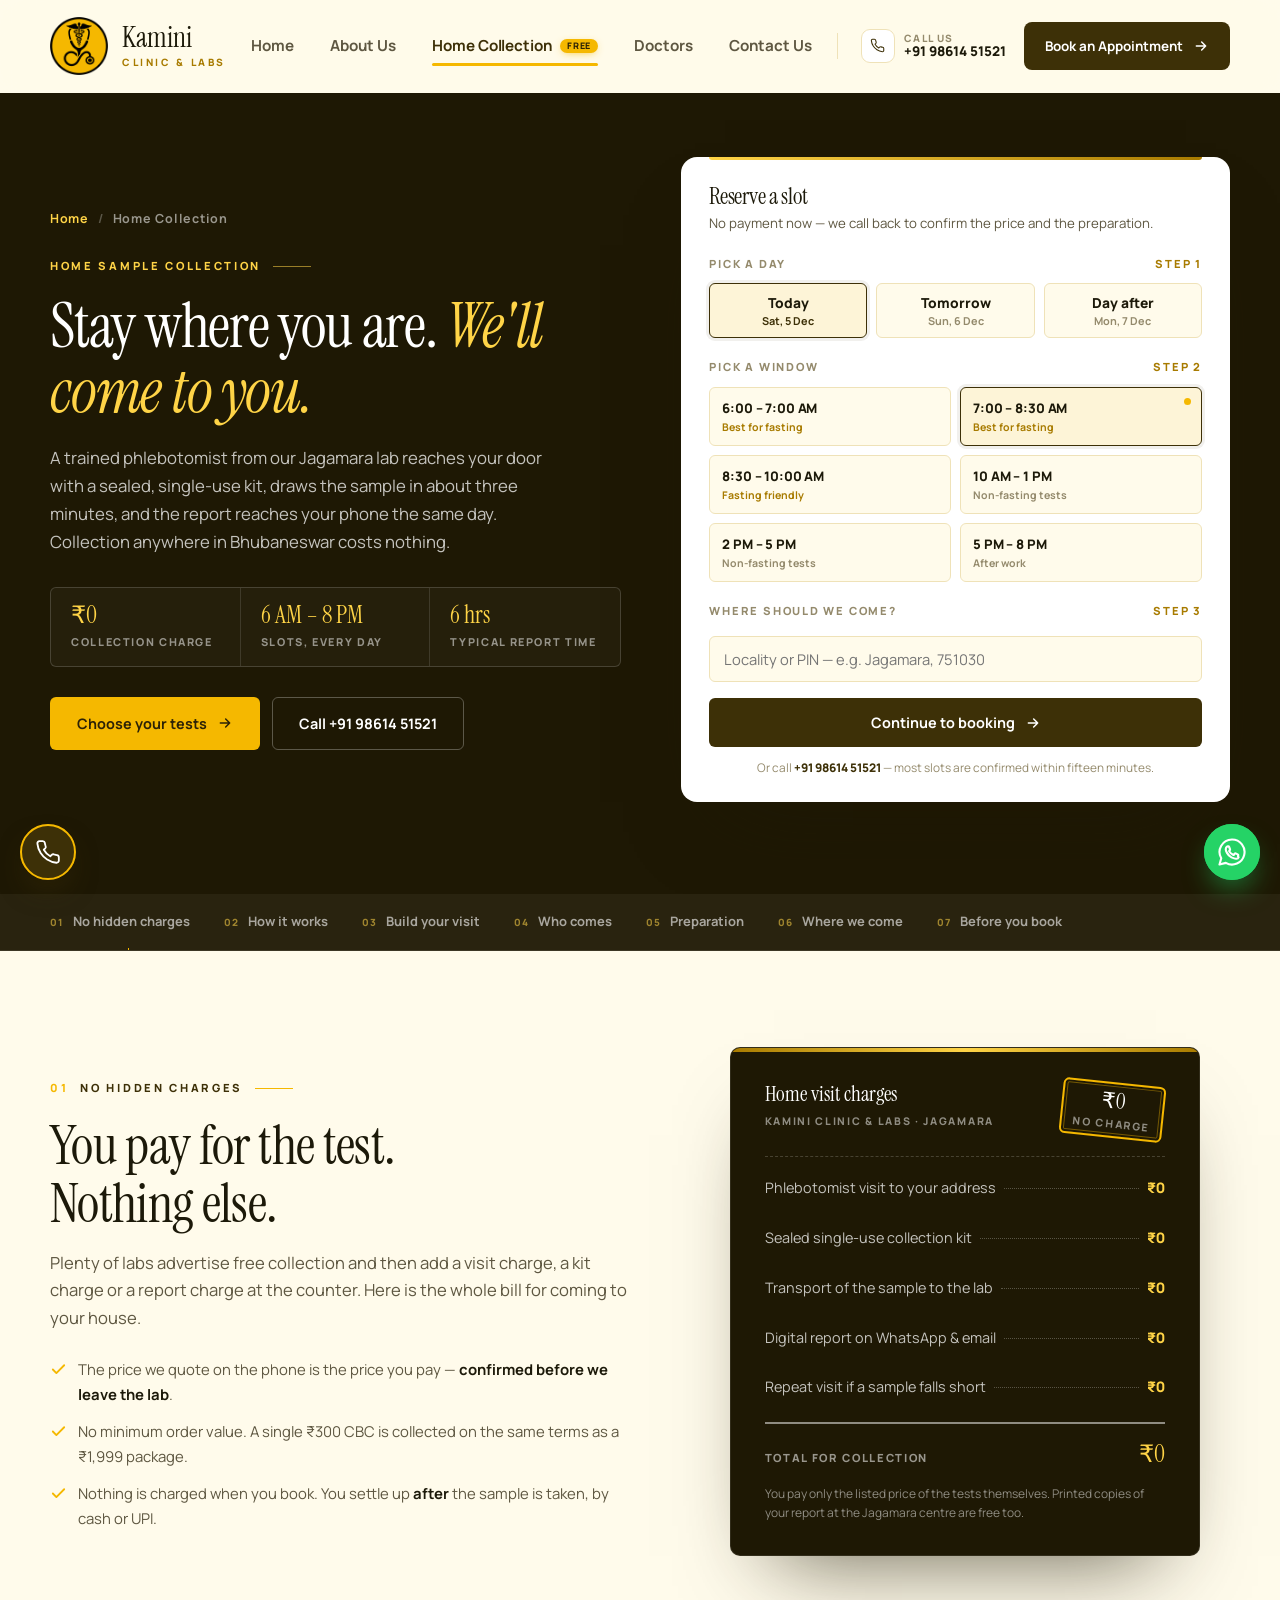
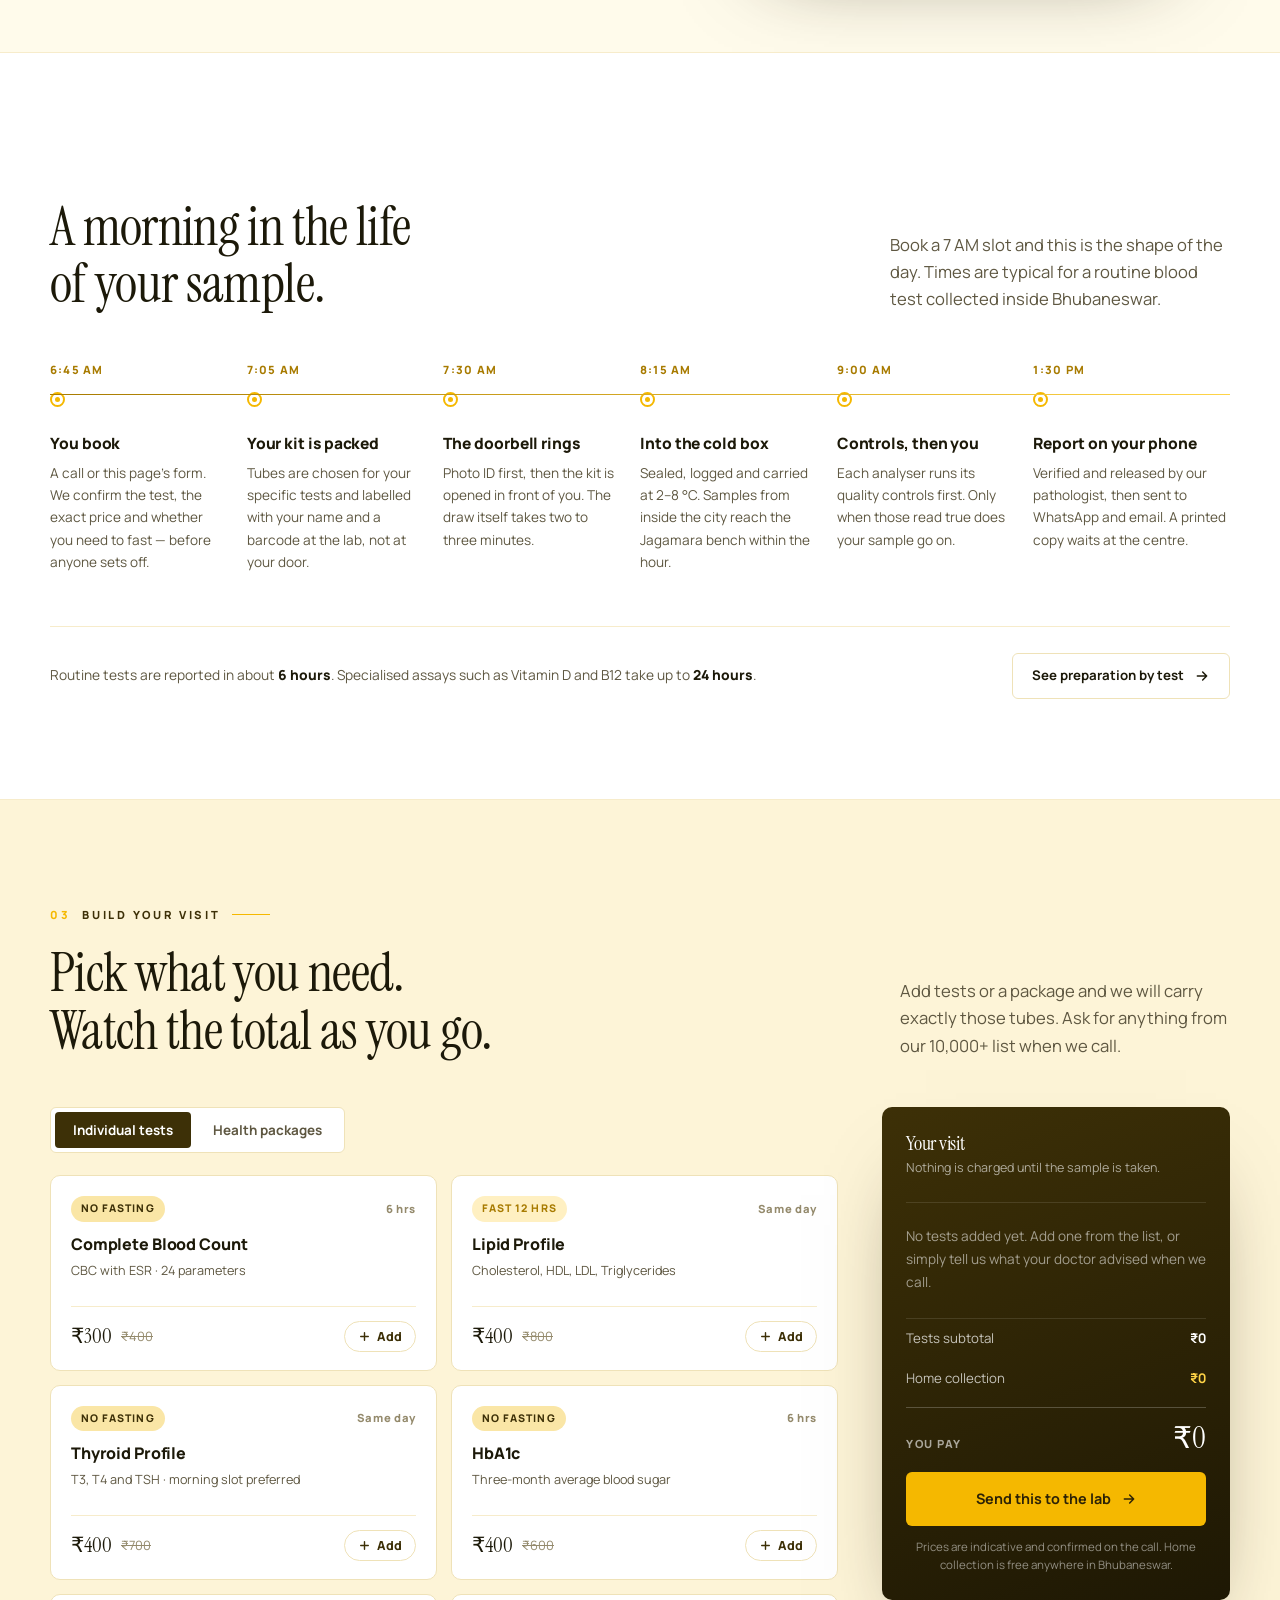
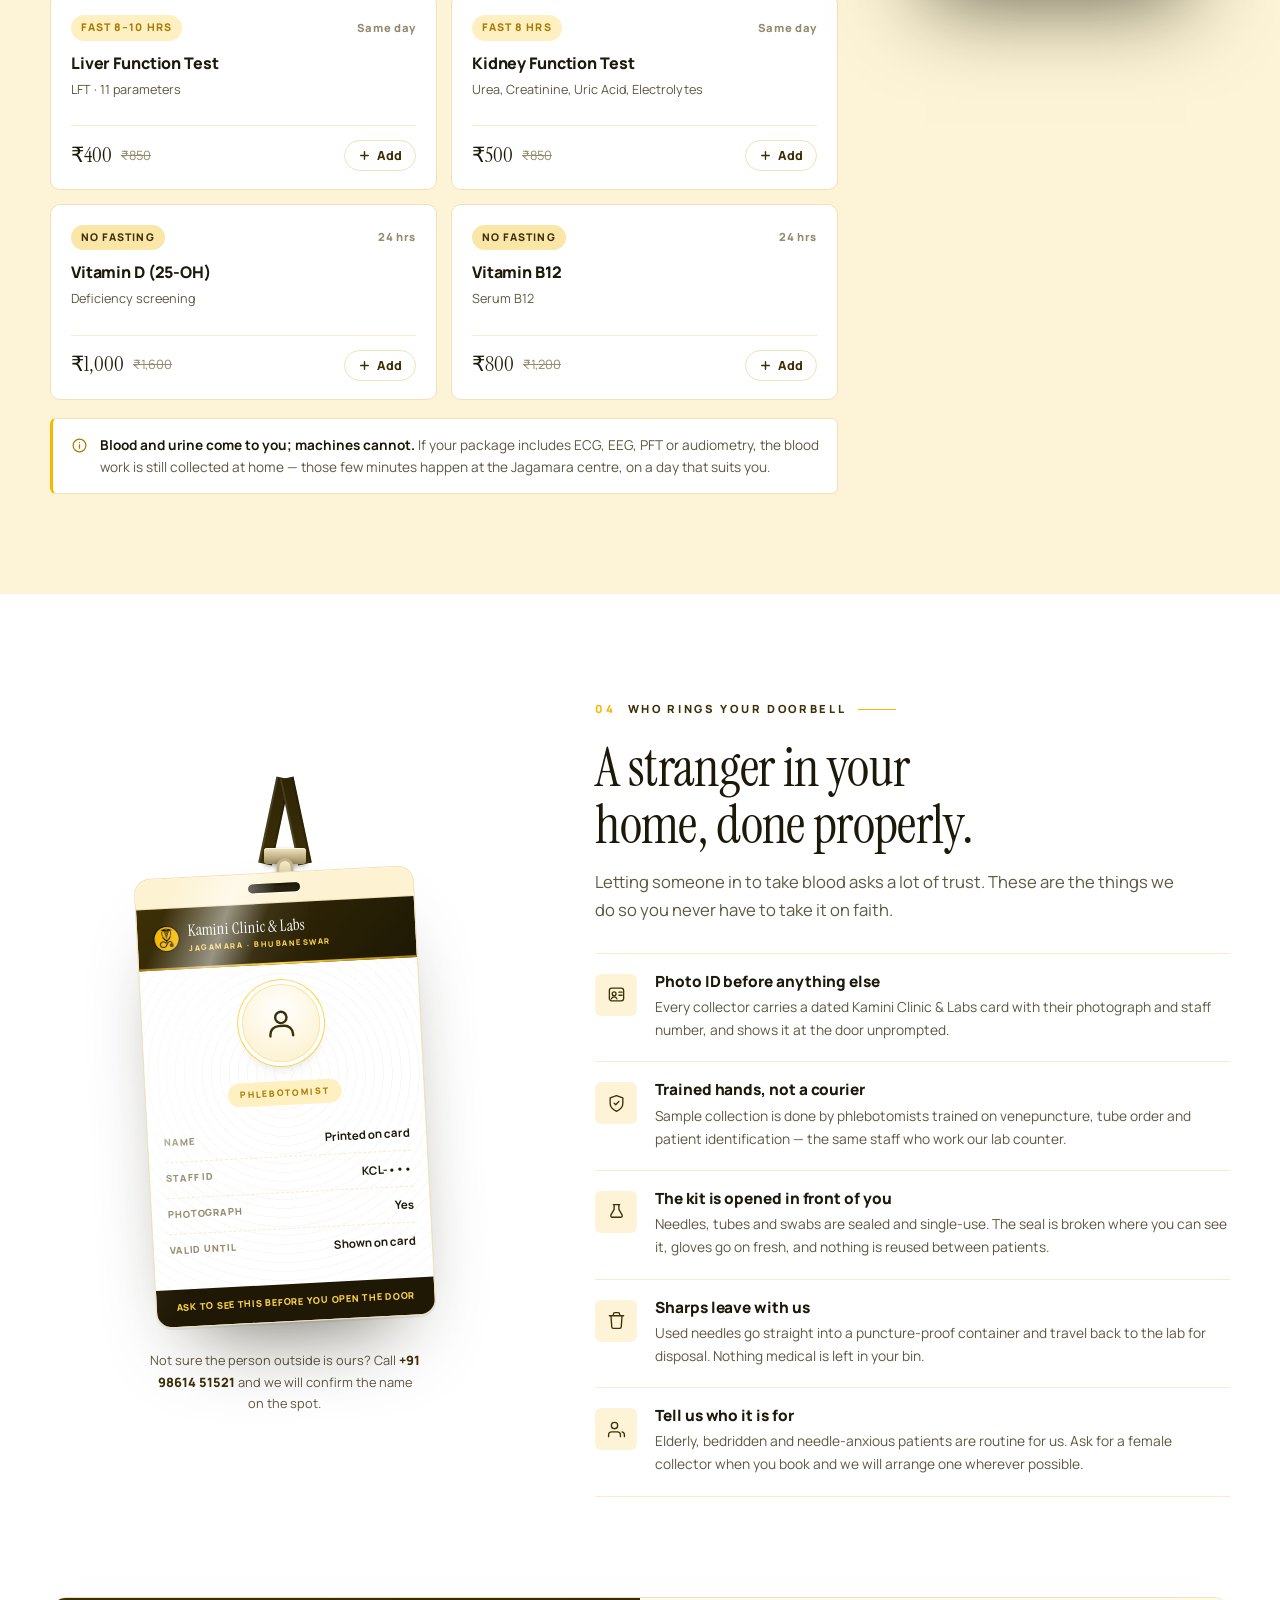
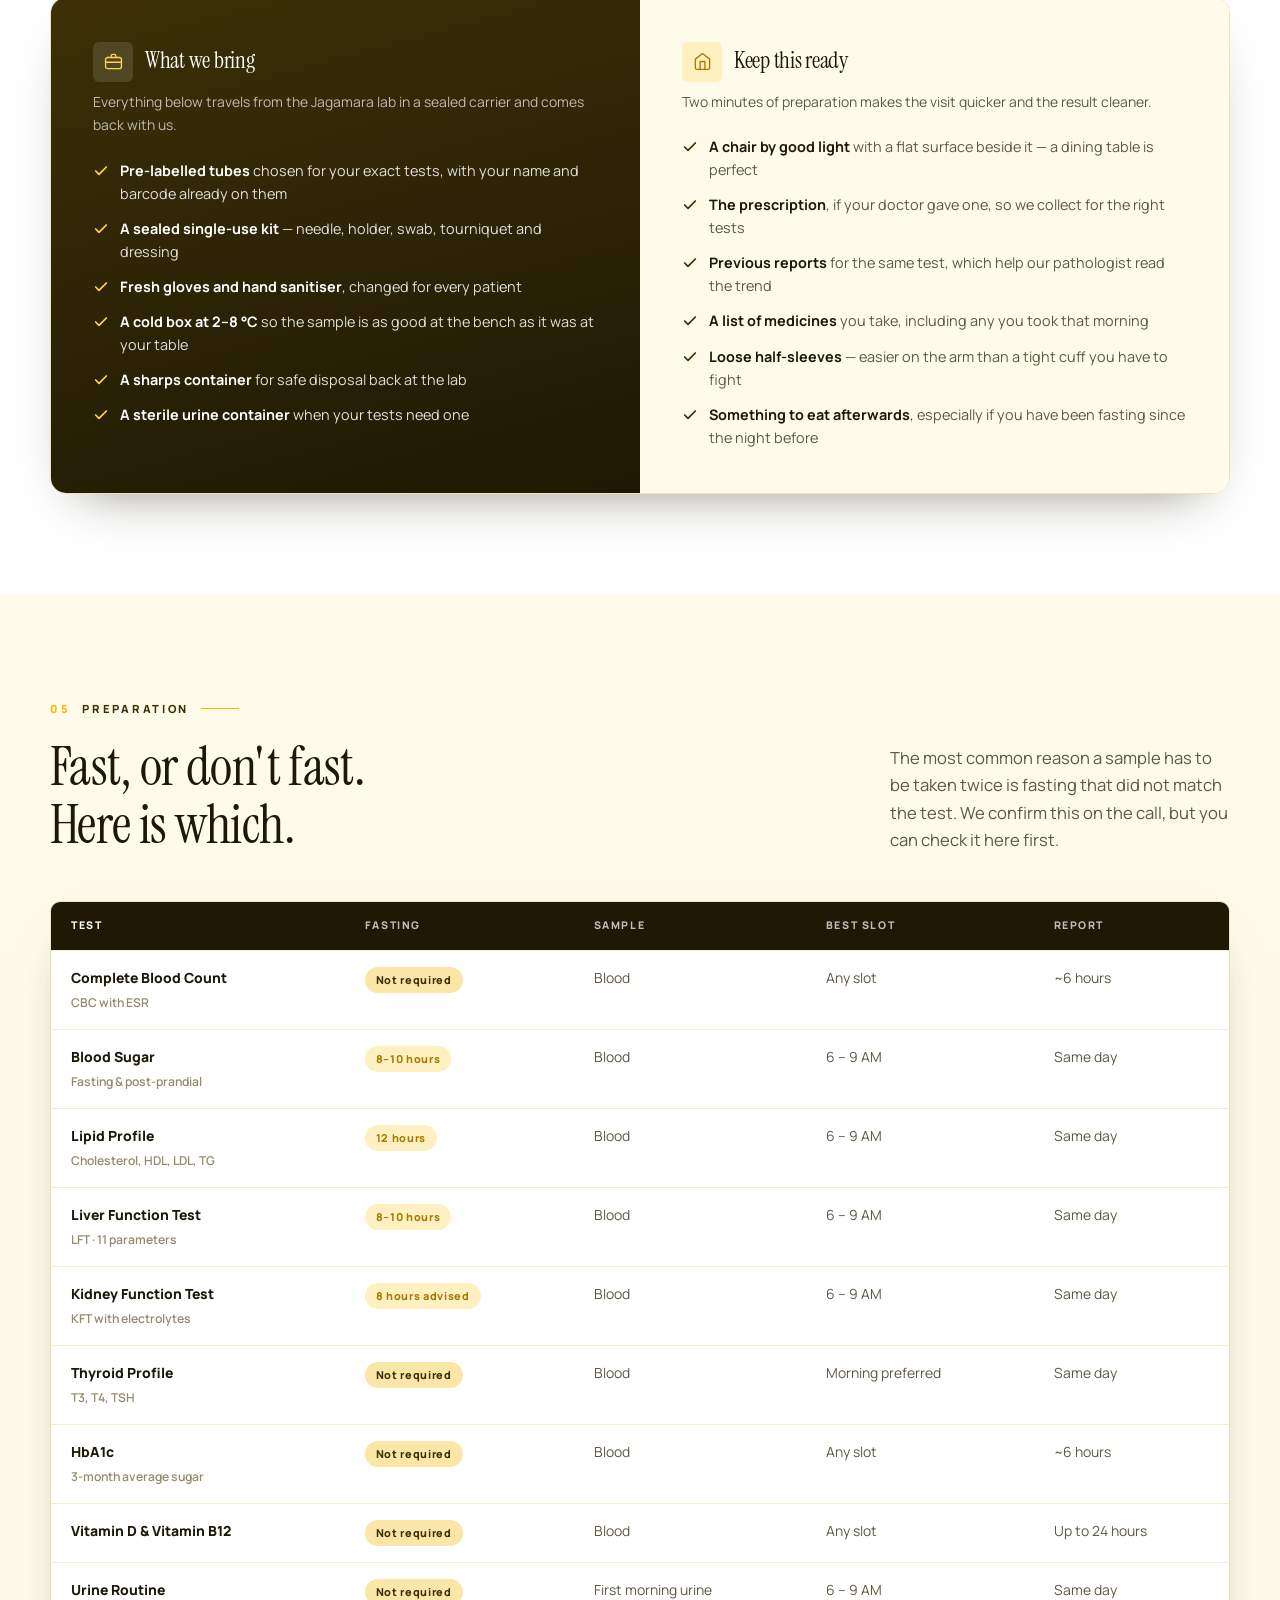
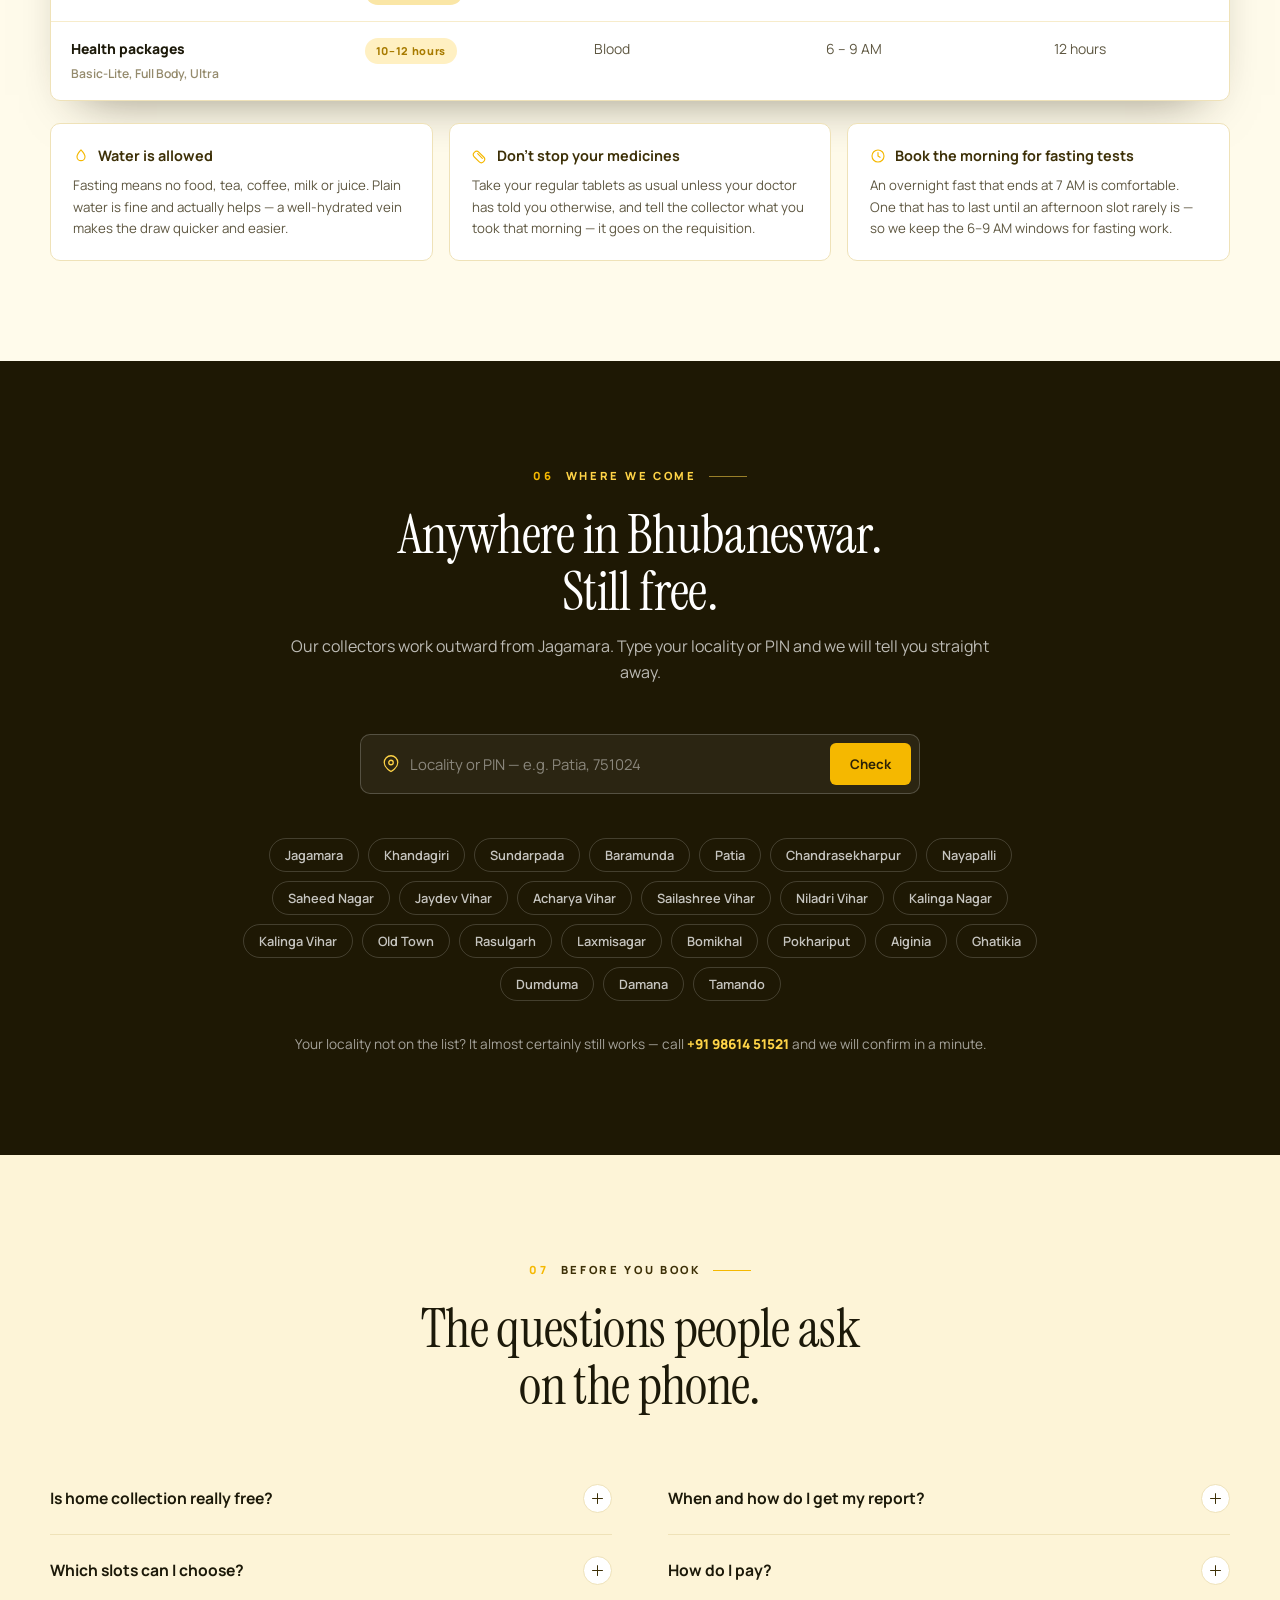
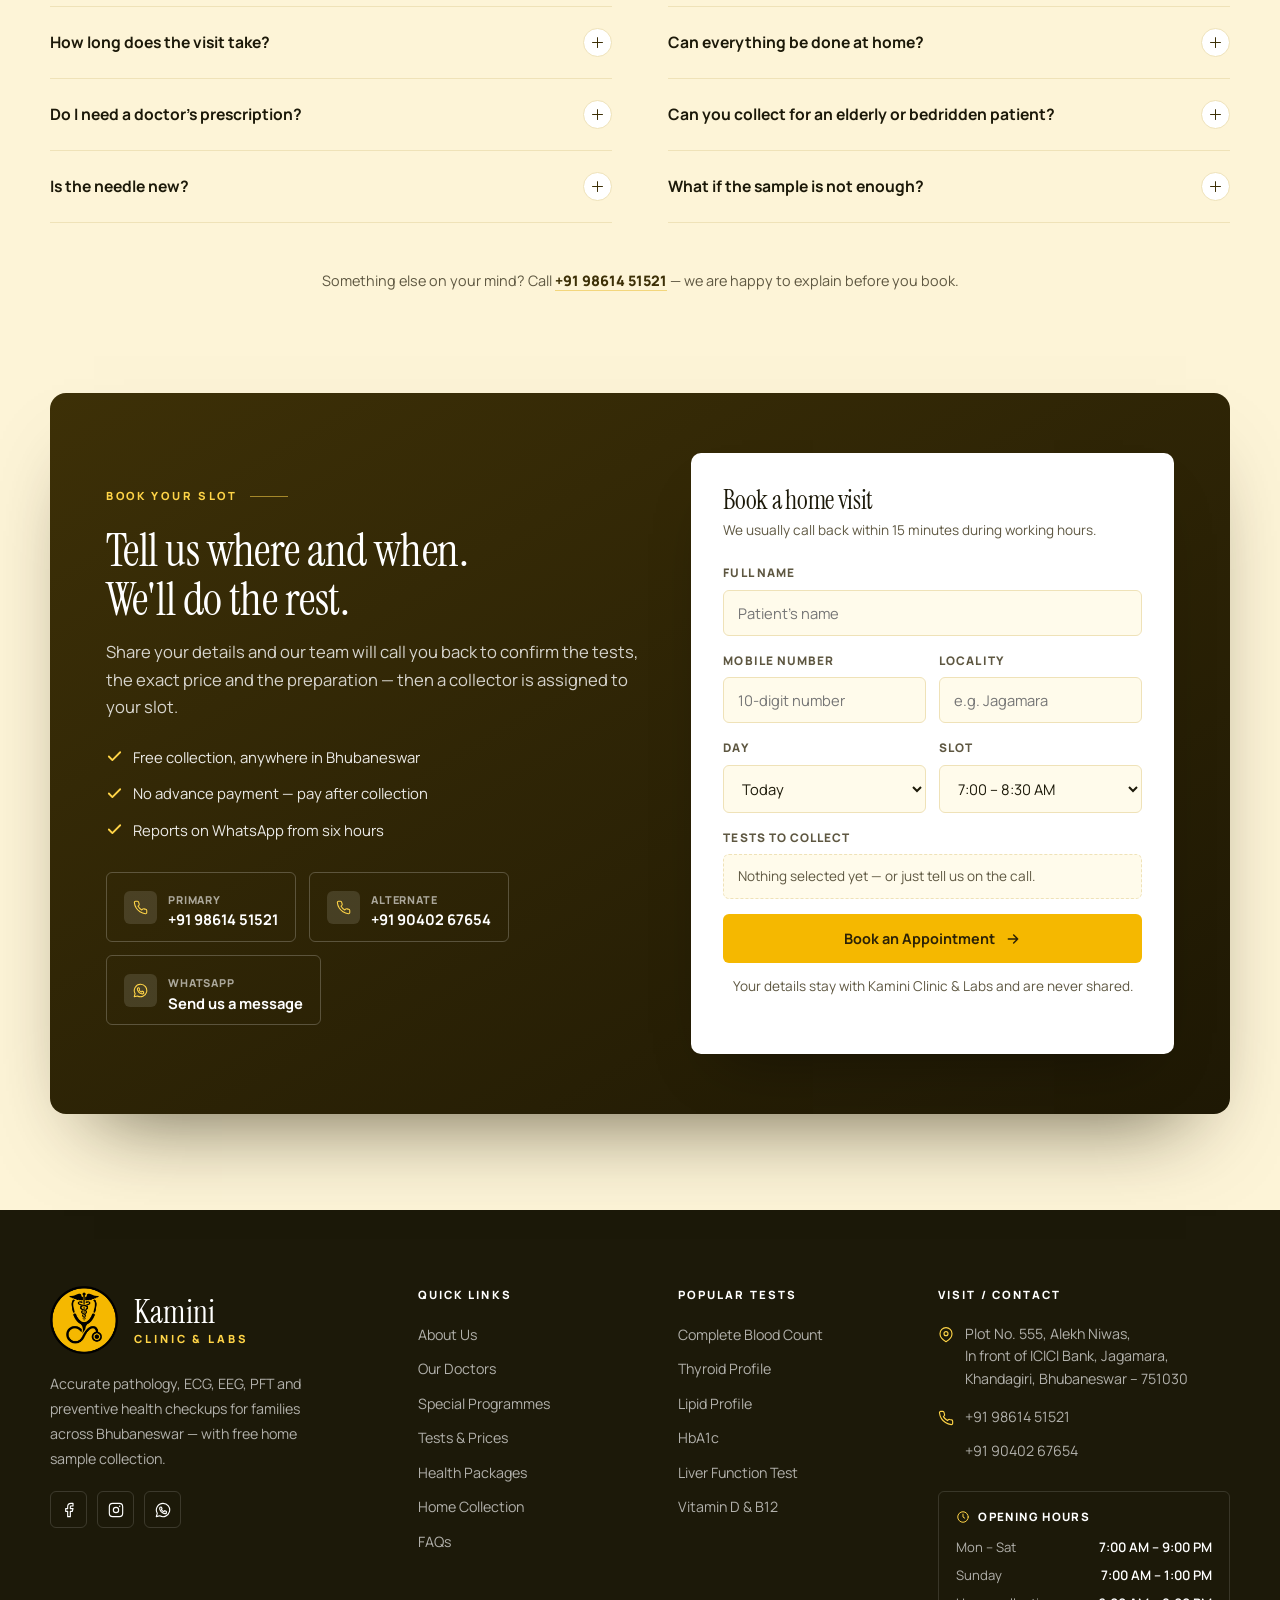
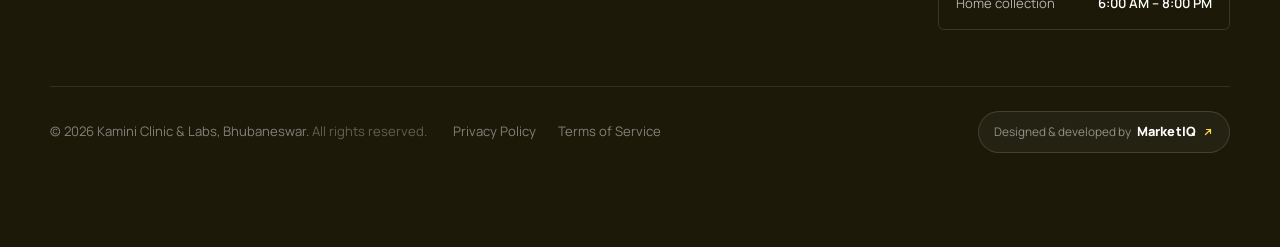
<file: homecollection.html>
<!DOCTYPE html>
<html lang="en">
<head>
<meta charset="UTF-8">
<meta name="viewport" content="width=device-width, initial-scale=1.0">
<title>Free Home Sample Collection in Bhubaneswar — Kamini Clinic &amp; Labs</title>
<meta name="description" content="Free home blood sample collection across Bhubaneswar from Kamini Clinic &amp; Labs, Jagamara. Slots 6 AM–8 PM daily, sealed single-use kits, trained phlebotomists and reports on WhatsApp from 6 hours. Call 9861451521.">
<meta name="theme-color" content="#1e1804">
<meta name="robots" content="index, follow">
<link rel="canonical" href="https://kaminilabs.in/homecollection.html">

<!-- Social preview -->
<meta property="og:type" content="website">
<meta property="og:title" content="Free Home Sample Collection in Bhubaneswar — Kamini Clinic &amp; Labs">
<meta property="og:description" content="Pick a slot between 6 AM and 8 PM, any day. A trained phlebotomist reaches your door with a sealed kit, and the report lands on WhatsApp — collection costs nothing.">
<meta property="og:locale" content="en_IN">
<meta name="twitter:card" content="summary_large_image">

<!-- Icons -->
<link rel="icon" href="favicon.png?v=2" type="image/png">
<link rel="apple-touch-icon" href="apple-touch-icon.png?v=2">
<link rel="manifest" href="site.webmanifest">

<!-- Fonts -->
<link rel="preconnect" href="https://fonts.googleapis.com">
<link rel="preconnect" href="https://fonts.gstatic.com" crossorigin>
<link href="https://fonts.googleapis.com/css2?family=Instrument+Serif:ital@0;1&family=Manrope:wght@400;500;600;700;800&display=swap" rel="stylesheet">

<!-- Styles -->
<link rel="stylesheet" href="assets/css/style.css">
<link rel="stylesheet" href="assets/css/pages.css">
<link rel="stylesheet" href="assets/css/homecollection.css">

<!-- Photo fallback — must run before any <img> parses so a blocked photo never breaks layout. -->
<script src="assets/js/image-fallback.js"></script>
</head>
<body data-wa="free home sample collection">
<div id="prog"></div>

<!-- ================= NAV ================= -->
<header id="nav">
  <div class="wrap">
    <nav>
      <a href="home.html#top" class="brand" aria-label="Kamini Clinic and Labs — home">
        <img class="mark" src="Images/brand/kamini-mark.png?v=3" width="47" height="47" alt="" aria-hidden="true">
        <span class="wm"><b>Kamini</b><span>Clinic &amp; Labs</span></span>
      </a>

      <div class="nlinks" id="nlinks">
        <a href="home.html#top">Home</a>
        <a href="aboutus.html">About Us</a>
        <a href="homecollection.html" class="on" aria-current="page">Home Collection <i class="nbadge">Free</i></a>
        <a href="doctors.html">Doctors</a>
        <a href="contact.html">Contact Us</a>
        <!-- shown only inside the mobile sheet: the two things the header
             offers on a desktop, which the burger would otherwise swallow -->
        <div class="nsheet">
          <a href="tel:+919861451521" class="nsheet-call">
            <span class="ic"><svg viewBox="0 0 24 24"><path d="M22 16.9v3a2 2 0 0 1-2.2 2 19.8 19.8 0 0 1-8.6-3 19.5 19.5 0 0 1-6-6 19.8 19.8 0 0 1-3-8.7A2 2 0 0 1 4.1 2h3a2 2 0 0 1 2 1.7c.1 1 .4 1.9.7 2.8a2 2 0 0 1-.4 2.1L8.1 9.9a16 16 0 0 0 6 6l1.3-1.3a2 2 0 0 1 2.1-.4c.9.3 1.8.6 2.8.7a2 2 0 0 1 1.7 2z"/></svg></span>
            <span><small>Call the clinic</small><b>+91 98614 51521</b></span>
          </a>
          <a href="#book" class="btn btn-solid">Book an Appointment <svg viewBox="0 0 24 24"><path d="M5 12h14M13 6l6 6-6 6"/></svg></a>
        </div>
      </div>

      <div class="nact">
        <a href="tel:+919861451521" class="ncall">
          <span class="ic"><svg viewBox="0 0 24 24"><path d="M22 16.9v3a2 2 0 0 1-2.2 2 19.8 19.8 0 0 1-8.6-3 19.5 19.5 0 0 1-6-6 19.8 19.8 0 0 1-3-8.7A2 2 0 0 1 4.1 2h3a2 2 0 0 1 2 1.7c.1 1 .4 1.9.7 2.8a2 2 0 0 1-.4 2.1L8.1 9.9a16 16 0 0 0 6 6l1.3-1.3a2 2 0 0 1 2.1-.4c.9.3 1.8.6 2.8.7a2 2 0 0 1 1.7 2z"/></svg></span>
          <span><small>Call us</small><b>+91 98614 51521</b></span>
        </a>
        <a href="#book" class="btn btn-solid btn-sm">Book an Appointment <svg viewBox="0 0 24 24"><path d="M5 12h14M13 6l6 6-6 6"/></svg></a>
      </div>
      <button class="burger" id="burger" aria-label="Menu" aria-expanded="false"><span></span><span></span><span></span></button>
    </nav>
  </div>
</header>

<!-- ================= MASTHEAD + SLOT PICKER ================= -->
<section class="hc-mast" id="top">
  <div class="wrap">
    <div class="hc-mgrid">
      <div>
        <nav class="crumb rv" aria-label="Breadcrumb">
          <a href="home.html#top">Home</a><span>/</span>Home Collection
        </nav>
        <span class="slabel on-dark rv">Home sample collection</span>
        <h1 class="rv d1">Stay where you are. <em>We'll come to you.</em></h1>
        <p class="lede rv d2">A trained phlebotomist from our Jagamara lab reaches your door with a sealed, single-use kit, draws the sample in about three minutes, and the report reaches your phone the same day. Collection anywhere in Bhubaneswar costs nothing.</p>

        <div class="hc-strip rv d3">
          <div><b>₹0</b><span>Collection charge</span></div>
          <div><b>6 AM – 8 PM</b><span>Slots, every day</span></div>
          <div><b>6 hrs</b><span>Typical report time</span></div>
        </div>

        <div class="hc-macts rv d4">
          <a href="#build" class="btn btn-gold">Choose your tests <svg viewBox="0 0 24 24"><path d="M5 12h14M13 6l6 6-6 6"/></svg></a>
          <a href="tel:+919861451521" class="btn btn-out on-dark">Call +91 98614 51521</a>
        </div>
      </div>

      <!-- The one thing a visitor wants from this page: a date and a time. -->
      <div class="hc-slot rv d2" id="slotcard">
        <h2>Reserve a slot</h2>
        <p class="sub">No payment now — we call back to confirm the price and the preparation.</p>

        <div class="hc-lab"><span>Pick a day</span><i>Step 1</i></div>
        <div class="hc-dates" id="hcDates" role="group" aria-label="Choose a day">
          <button type="button" class="hc-dchip" aria-pressed="true" data-day="0"><b>Today</b><span>Earliest</span></button>
          <button type="button" class="hc-dchip" aria-pressed="false" data-day="1"><b>Tomorrow</b><span>Any slot</span></button>
          <button type="button" class="hc-dchip" aria-pressed="false" data-day="2"><b>Day after</b><span>Any slot</span></button>
        </div>

        <div class="hc-lab"><span>Pick a window</span><i>Step 2</i></div>
        <div class="hc-slots" id="hcSlots" role="group" aria-label="Choose a time window">
          <button type="button" class="hc-schip fast" aria-pressed="false" data-slot="6:00 – 7:00 AM" data-end="7"><b>6:00 – 7:00 AM</b><span>Best for fasting</span></button>
          <button type="button" class="hc-schip fast" aria-pressed="true" data-slot="7:00 – 8:30 AM" data-end="8.5"><b>7:00 – 8:30 AM</b><span>Best for fasting</span></button>
          <button type="button" class="hc-schip fast" aria-pressed="false" data-slot="8:30 – 10:00 AM" data-end="10"><b>8:30 – 10:00 AM</b><span>Fasting friendly</span></button>
          <button type="button" class="hc-schip" aria-pressed="false" data-slot="10:00 AM – 1:00 PM" data-end="13"><b>10 AM – 1 PM</b><span>Non-fasting tests</span></button>
          <button type="button" class="hc-schip" aria-pressed="false" data-slot="2:00 – 5:00 PM" data-end="17"><b>2 PM – 5 PM</b><span>Non-fasting tests</span></button>
          <button type="button" class="hc-schip" aria-pressed="false" data-slot="5:00 – 8:00 PM" data-end="20"><b>5 PM – 8 PM</b><span>After work</span></button>
        </div>

        <div class="hc-lab" style="margin-top:20px"><span>Where should we come?</span><i>Step 3</i></div>
        <div class="hc-loc">
          <input type="text" id="hcLoc" placeholder="Locality or PIN — e.g. Jagamara, 751030" list="hcAreas" aria-label="Your locality or PIN code" autocomplete="address-level3">
          <datalist id="hcAreas">
            <option>Jagamara</option><option>Khandagiri</option><option>Sundarpada</option><option>Baramunda</option>
            <option>Patia</option><option>Chandrasekharpur</option><option>Nayapalli</option><option>Saheed Nagar</option>
            <option>Jaydev Vihar</option><option>Sailashree Vihar</option><option>Kalinga Nagar</option><option>Old Town</option>
            <option>Pokhariput</option><option>Aiginia</option><option>Ghatikia</option><option>Dumduma</option>
          </datalist>
        </div>

        <div class="hc-sgo">
          <button type="button" class="btn btn-solid btn-full" id="hcGo">Continue to booking <svg viewBox="0 0 24 24"><path d="M5 12h14M13 6l6 6-6 6"/></svg></button>
        </div>
        <p class="hc-snote">Or call <a href="tel:+919861451521"><b>+91 98614 51521</b></a> — most slots are confirmed within fifteen minutes.</p>
      </div>
    </div>
  </div>
</section>

<!-- ================= CHAPTER RAIL ================= -->
<nav class="hc-chap" id="chap" aria-label="On this page">
  <div class="wrap">
    <a href="#free"><i>01</i>No hidden charges</a>
    <a href="#how"><i>02</i>How it works</a>
    <a href="#build"><i>03</i>Build your visit</a>
    <a href="#who"><i>04</i>Who comes</a>
    <a href="#prep"><i>05</i>Preparation</a>
    <a href="#areas"><i>06</i>Where we come</a>
    <a href="#faq"><i>07</i>Before you book</a>
  </div>
</nav>

<!-- ================= WHAT "FREE" ACTUALLY MEANS ================= -->
<section class="hc-zero hc-anchor" id="free">
  <div class="wrap">
    <div class="hc-zgrid">
      <div>
        <span class="slabel rv"><i>01</i> No hidden charges</span>
        <h2 class="dsp rv d1">You pay for the test.<br>Nothing else.</h2>
        <p class="lede rv d2">Plenty of labs advertise free collection and then add a visit charge, a kit charge or a report charge at the counter. Here is the whole bill for coming to your house.</p>
        <ul class="hc-zpts rv d3">
          <li><svg viewBox="0 0 24 24"><path d="M20 6L9 17l-5-5"/></svg><span>The price we quote on the phone is the price you pay — <b>confirmed before we leave the lab</b>.</span></li>
          <li><svg viewBox="0 0 24 24"><path d="M20 6L9 17l-5-5"/></svg><span>No minimum order value. A single ₹300 CBC is collected on the same terms as a ₹1,999 package.</span></li>
          <li><svg viewBox="0 0 24 24"><path d="M20 6L9 17l-5-5"/></svg><span>Nothing is charged when you book. You settle up <b>after</b> the sample is taken, by cash or UPI.</span></li>
        </ul>
      </div>

      <div class="hc-receipt rv d2">
        <div class="hc-rhead">
          <div>
            <b>Home visit charges</b>
            <span>Kamini Clinic &amp; Labs · Jagamara</span>
          </div>
          <div class="hc-stamp"><b>₹0</b><span>No charge</span></div>
        </div>
        <ul class="hc-rrows">
          <li class="hc-rrow">Phlebotomist visit to your address <i></i> <em>₹0</em></li>
          <li class="hc-rrow">Sealed single-use collection kit <i></i> <em>₹0</em></li>
          <li class="hc-rrow">Transport of the sample to the lab <i></i> <em>₹0</em></li>
          <li class="hc-rrow">Digital report on WhatsApp &amp; email <i></i> <em>₹0</em></li>
          <li class="hc-rrow">Repeat visit if a sample falls short <i></i> <em>₹0</em></li>
        </ul>
        <div class="hc-rtot">
          <span>Total for collection</span>
          <b>₹0</b>
        </div>
        <p class="hc-rfoot">You pay only the listed price of the tests themselves. Printed copies of your report at the Jagamara centre are free too.</p>
      </div>
    </div>
  </div>
</section>

<!-- ================= A MORNING WITH YOUR SAMPLE ================= -->
<section class="hc-day hc-anchor" id="how">
  <div class="wrap">
    <div class="shead">
      <div class="l">
        <span class="slabel rv"><i>02</i> How it works</span>
        <h2 class="dsp rv d1">A morning in the life<br>of your sample.</h2>
      </div>
      <p class="lede rv d2" style="max-width:340px">Book a 7 AM slot and this is the shape of the day. Times are typical for a routine blood test collected inside Bhubaneswar.</p>
    </div>

    <div class="hc-rail rv" id="hcRail">
      <div class="hc-node">
        <span class="hc-ntime">6:45 AM</span>
        <span class="hc-ndot" aria-hidden="true"></span>
        <h3>You book</h3>
        <p>A call or this page's form. We confirm the test, the exact price and whether you need to fast — before anyone sets off.</p>
      </div>
      <div class="hc-node">
        <span class="hc-ntime">7:05 AM</span>
        <span class="hc-ndot" aria-hidden="true"></span>
        <h3>Your kit is packed</h3>
        <p>Tubes are chosen for your specific tests and labelled with your name and a barcode at the lab, not at your door.</p>
      </div>
      <div class="hc-node">
        <span class="hc-ntime">7:30 AM</span>
        <span class="hc-ndot" aria-hidden="true"></span>
        <h3>The doorbell rings</h3>
        <p>Photo ID first, then the kit is opened in front of you. The draw itself takes two to three minutes.</p>
      </div>
      <div class="hc-node">
        <span class="hc-ntime">8:15 AM</span>
        <span class="hc-ndot" aria-hidden="true"></span>
        <h3>Into the cold box</h3>
        <p>Sealed, logged and carried at 2–8 °C. Samples from inside the city reach the Jagamara bench within the hour.</p>
      </div>
      <div class="hc-node">
        <span class="hc-ntime">9:00 AM</span>
        <span class="hc-ndot" aria-hidden="true"></span>
        <h3>Controls, then you</h3>
        <p>Each analyser runs its quality controls first. Only when those read true does your sample go on.</p>
      </div>
      <div class="hc-node">
        <span class="hc-ntime">1:30 PM</span>
        <span class="hc-ndot" aria-hidden="true"></span>
        <h3>Report on your phone</h3>
        <p>Verified and released by our pathologist, then sent to WhatsApp and email. A printed copy waits at the centre.</p>
      </div>
    </div>

    <div class="hc-dfoot rv">
      <span>Routine tests are reported in about <b>6 hours</b>. Specialised assays such as Vitamin D and B12 take up to <b>24 hours</b>.</span>
      <span class="sp"></span>
      <a href="#prep" class="btn btn-out btn-sm">See preparation by test <svg viewBox="0 0 24 24"><path d="M5 12h14M13 6l6 6-6 6"/></svg></a>
    </div>
  </div>
</section>

<!-- ================= BUILD YOUR VISIT ================= -->
<section class="hc-build hc-anchor" id="build">
  <div class="wrap">
    <div class="shead">
      <div class="l">
        <span class="slabel rv"><i>03</i> Build your visit</span>
        <h2 class="dsp rv d1">Pick what you need.<br>Watch the total as you go.</h2>
      </div>
      <p class="lede rv d2" style="max-width:330px">Add tests or a package and we will carry exactly those tubes. Ask for anything from our 10,000+ list when we call.</p>
    </div>

    <div class="hc-bgrid">
      <div>
        <div class="hc-tabs rv" role="tablist" aria-label="Choose what to add">
          <button type="button" class="hc-tab" role="tab" aria-selected="true" aria-controls="panelTests" id="tabTests">Individual tests</button>
          <button type="button" class="hc-tab" role="tab" aria-selected="false" aria-controls="panelPacks" id="tabPacks">Health packages</button>
        </div>

        <div class="hc-cards rv d1" id="panelTests" role="tabpanel" aria-labelledby="tabTests">
          <div class="hc-item" data-id="cbc" data-name="Complete Blood Count" data-price="300" data-mrp="400">
            <div class="hc-itop"><span class="hc-ifast none">No fasting</span><span class="hc-itat">6 hrs</span></div>
            <h3>Complete Blood Count</h3>
            <p>CBC with ESR · 24 parameters</p>
            <div class="hc-iprice"><b>₹300</b><s>₹400</s><button type="button" class="hc-iadd" aria-pressed="false"><svg viewBox="0 0 24 24"><path d="M12 5v14M5 12h14"/></svg>Add</button></div>
          </div>
          <div class="hc-item" data-id="lipid" data-name="Lipid Profile" data-price="400" data-mrp="800">
            <div class="hc-itop"><span class="hc-ifast">Fast 12 hrs</span><span class="hc-itat">Same day</span></div>
            <h3>Lipid Profile</h3>
            <p>Cholesterol, HDL, LDL, Triglycerides</p>
            <div class="hc-iprice"><b>₹400</b><s>₹800</s><button type="button" class="hc-iadd" aria-pressed="false"><svg viewBox="0 0 24 24"><path d="M12 5v14M5 12h14"/></svg>Add</button></div>
          </div>
          <div class="hc-item" data-id="thyroid" data-name="Thyroid Profile (T3 T4 TSH)" data-price="400" data-mrp="700">
            <div class="hc-itop"><span class="hc-ifast none">No fasting</span><span class="hc-itat">Same day</span></div>
            <h3>Thyroid Profile</h3>
            <p>T3, T4 and TSH · morning slot preferred</p>
            <div class="hc-iprice"><b>₹400</b><s>₹700</s><button type="button" class="hc-iadd" aria-pressed="false"><svg viewBox="0 0 24 24"><path d="M12 5v14M5 12h14"/></svg>Add</button></div>
          </div>
          <div class="hc-item" data-id="hba1c" data-name="HbA1c" data-price="400" data-mrp="600">
            <div class="hc-itop"><span class="hc-ifast none">No fasting</span><span class="hc-itat">6 hrs</span></div>
            <h3>HbA1c</h3>
            <p>Three-month average blood sugar</p>
            <div class="hc-iprice"><b>₹400</b><s>₹600</s><button type="button" class="hc-iadd" aria-pressed="false"><svg viewBox="0 0 24 24"><path d="M12 5v14M5 12h14"/></svg>Add</button></div>
          </div>
          <div class="hc-item" data-id="lft" data-name="Liver Function Test" data-price="400" data-mrp="850">
            <div class="hc-itop"><span class="hc-ifast">Fast 8–10 hrs</span><span class="hc-itat">Same day</span></div>
            <h3>Liver Function Test</h3>
            <p>LFT · 11 parameters</p>
            <div class="hc-iprice"><b>₹400</b><s>₹850</s><button type="button" class="hc-iadd" aria-pressed="false"><svg viewBox="0 0 24 24"><path d="M12 5v14M5 12h14"/></svg>Add</button></div>
          </div>
          <div class="hc-item" data-id="kft" data-name="Kidney Function Test" data-price="500" data-mrp="850">
            <div class="hc-itop"><span class="hc-ifast">Fast 8 hrs</span><span class="hc-itat">Same day</span></div>
            <h3>Kidney Function Test</h3>
            <p>Urea, Creatinine, Uric Acid, Electrolytes</p>
            <div class="hc-iprice"><b>₹500</b><s>₹850</s><button type="button" class="hc-iadd" aria-pressed="false"><svg viewBox="0 0 24 24"><path d="M12 5v14M5 12h14"/></svg>Add</button></div>
          </div>
          <div class="hc-item" data-id="vitd" data-name="Vitamin D (25-OH)" data-price="1000" data-mrp="1600">
            <div class="hc-itop"><span class="hc-ifast none">No fasting</span><span class="hc-itat">24 hrs</span></div>
            <h3>Vitamin D (25-OH)</h3>
            <p>Deficiency screening</p>
            <div class="hc-iprice"><b>₹1,000</b><s>₹1,600</s><button type="button" class="hc-iadd" aria-pressed="false"><svg viewBox="0 0 24 24"><path d="M12 5v14M5 12h14"/></svg>Add</button></div>
          </div>
          <div class="hc-item" data-id="b12" data-name="Vitamin B12" data-price="800" data-mrp="1200">
            <div class="hc-itop"><span class="hc-ifast none">No fasting</span><span class="hc-itat">24 hrs</span></div>
            <h3>Vitamin B12</h3>
            <p>Serum B12</p>
            <div class="hc-iprice"><b>₹800</b><s>₹1,200</s><button type="button" class="hc-iadd" aria-pressed="false"><svg viewBox="0 0 24 24"><path d="M12 5v14M5 12h14"/></svg>Add</button></div>
          </div>
        </div>

        <div class="hc-cards" id="panelPacks" role="tabpanel" aria-labelledby="tabPacks" hidden>
          <div class="hc-item" data-id="basic" data-name="Basic-Lite Health Checkup" data-price="999" data-mrp="999">
            <div class="hc-itop"><span class="hc-ifast">Fast 10–12 hrs</span><span class="hc-itat">12 hrs</span></div>
            <h3>Basic-Lite Health Checkup</h3>
            <p>45 parameters · sugar, CBC, lipid, liver, kidney, thyroid</p>
            <div class="hc-iprice"><b>₹999</b><button type="button" class="hc-iadd" aria-pressed="false"><svg viewBox="0 0 24 24"><path d="M12 5v14M5 12h14"/></svg>Add</button></div>
          </div>
          <div class="hc-item" data-id="full" data-name="Full Body Health Checkup" data-price="1499" data-mrp="1499">
            <div class="hc-itop"><span class="hc-ifast">Fast 10–12 hrs</span><span class="hc-itat">12 hrs</span></div>
            <h3>Full Body Health Checkup</h3>
            <p>Basic-Lite + Vitamin D, B12, HbA1c and ECG</p>
            <div class="hc-iprice"><b>₹1,499</b><button type="button" class="hc-iadd" aria-pressed="false"><svg viewBox="0 0 24 24"><path d="M12 5v14M5 12h14"/></svg>Add</button></div>
          </div>
          <div class="hc-item" data-id="ultra" data-name="Ultra Health Checkup" data-price="1999" data-mrp="1999">
            <div class="hc-itop"><span class="hc-ifast">Fast 10–12 hrs</span></div>
            <h3>Ultra Health Checkup</h3>
            <p>100 parameters · Full Body + cardiac, arthritis and a free doctor consultation</p>
            <div class="hc-iprice"><b>₹1,999</b><button type="button" class="hc-iadd" aria-pressed="false"><svg viewBox="0 0 24 24"><path d="M12 5v14M5 12h14"/></svg>Add</button></div>
          </div>
        </div>

        <div class="hc-bnote rv">
          <svg viewBox="0 0 24 24"><circle cx="12" cy="12" r="9"/><path d="M12 16v-5M12 8h.01"/></svg>
          <span><b>Blood and urine come to you; machines cannot.</b> If your package includes ECG, EEG, PFT or audiometry, the blood work is still collected at home — those few minutes happen at the Jagamara centre, on a day that suits you.</span>
        </div>
      </div>

      <!-- Running total. Deliberately dark so it holds the eye against a
           column of white cards, and sticky so it never leaves the screen. -->
      <aside class="hc-sum rv d1" id="hcSum">
        <h3>Your visit</h3>
        <p class="sub">Nothing is charged until the sample is taken.</p>

        <ul class="hc-slist" id="hcList"></ul>
        <p class="hc-sempty" id="hcEmpty">No tests added yet. Add one from the list, or simply tell us what your doctor advised when we call.</p>

        <div class="hc-srow"><span>Tests subtotal</span><em id="hcSub">₹0</em></div>
        <div class="hc-srow free"><span>Home collection</span><em>₹0</em></div>
        <div class="hc-stot" aria-live="polite"><span>You pay</span><b id="hcTotal">₹0</b></div>
        <span class="hc-save" id="hcSave" hidden></span>

        <a href="#book" class="btn btn-gold btn-full" id="hcSend">Send this to the lab <svg viewBox="0 0 24 24"><path d="M5 12h14M13 6l6 6-6 6"/></svg></a>
        <p class="hc-sfine">Prices are indicative and confirmed on the call. Home collection is free anywhere in Bhubaneswar.</p>
      </aside>
    </div>
  </div>
</section>

<!-- ================= WHO COMES TO THE DOOR ================= -->
<section class="hc-who hc-anchor" id="who">
  <div class="wrap">
    <div class="hc-wgrid">
      <div class="hc-idwrap rv">
        <!-- the lanyard is drawn, not photographed: two woven straps into a
             crimp and a clasp, so the badge hangs rather than floats -->
        <div class="hc-lany" aria-hidden="true">
          <span class="hc-lstrap l"></span>
          <span class="hc-lstrap r"></span>
          <span class="hc-lcrimp"></span>
          <span class="hc-lclasp"></span>
        </div>
        <div class="hc-id">
          <span class="hc-idsheen" aria-hidden="true"></span>
          <div class="hc-idclip" aria-hidden="true"><i></i></div>
          <div class="hc-idhead">
            <img src="Images/brand/kamini-mark.png?v=3" width="26" height="26" alt="" aria-hidden="true">
            <span style="flex:1"><b>Kamini Clinic &amp; Labs</b><span class="sub">Jagamara · Bhubaneswar</span></span>
          </div>
          <div class="hc-idbody">
            <div class="hc-idface" aria-hidden="true">
              <svg viewBox="0 0 24 24"><circle cx="12" cy="8" r="4"/><path d="M4 21v-1a6 6 0 0 1 6-6h4a6 6 0 0 1 6 6v1"/></svg>
            </div>
            <span class="hc-idpill">Phlebotomist</span>
            <div class="hc-idrows">
              <div><span>Name</span><b>Printed on card</b></div>
              <div><span>Staff ID</span><b>KCL-•••</b></div>
              <div><span>Photograph</span><b>Yes</b></div>
              <div><span>Valid until</span><b>Shown on card</b></div>
            </div>
          </div>
          <div class="hc-idfoot">Ask to see this before you open the door</div>
        </div>
        <p class="hc-idcap">Not sure the person outside is ours? Call <a href="tel:+919861451521" style="color:var(--teal);font-weight:800">+91 98614 51521</a> and we will confirm the name on the spot.</p>
      </div>

      <div>
        <span class="slabel rv"><i>04</i> Who rings your doorbell</span>
        <h2 class="dsp rv d1" style="margin:18px 0 14px">A stranger in your<br>home, done properly.</h2>
        <p class="lede rv d2">Letting someone in to take blood asks a lot of trust. These are the things we do so you never have to take it on faith.</p>

        <ul class="hc-wlist rv d3">
          <li>
            <span class="hc-wico"><svg viewBox="0 0 24 24"><rect x="3" y="4" width="18" height="16" rx="3"/><circle cx="9" cy="11" r="2.4"/><path d="M5.5 17.5c.6-1.7 2-2.5 3.5-2.5s2.9.8 3.5 2.5M15 9h4M15 13h4"/></svg></span>
            <div>
              <h3>Photo ID before anything else</h3>
              <p>Every collector carries a dated Kamini Clinic &amp; Labs card with their photograph and staff number, and shows it at the door unprompted.</p>
            </div>
          </li>
          <li>
            <span class="hc-wico"><svg viewBox="0 0 24 24"><path d="M12 22s8-4 8-10V5l-8-3-8 3v7c0 6 8 10 8 10z"/><path d="M9 11.5l2 2 4-4"/></svg></span>
            <div>
              <h3>Trained hands, not a courier</h3>
              <p>Sample collection is done by phlebotomists trained on venepuncture, tube order and patient identification — the same staff who work our lab counter.</p>
            </div>
          </li>
          <li>
            <span class="hc-wico"><svg viewBox="0 0 24 24"><path d="M9 2v6l-4 7a2 2 0 0 0 2 3h10a2 2 0 0 0 2-3l-4-7V2M8 2h8"/></svg></span>
            <div>
              <h3>The kit is opened in front of you</h3>
              <p>Needles, tubes and swabs are sealed and single-use. The seal is broken where you can see it, gloves go on fresh, and nothing is reused between patients.</p>
            </div>
          </li>
          <li>
            <span class="hc-wico"><svg viewBox="0 0 24 24"><path d="M3 6h18M8 6V4a2 2 0 0 1 2-2h4a2 2 0 0 1 2 2v2M19 6l-1 14a2 2 0 0 1-2 2H8a2 2 0 0 1-2-2L5 6"/></svg></span>
            <div>
              <h3>Sharps leave with us</h3>
              <p>Used needles go straight into a puncture-proof container and travel back to the lab for disposal. Nothing medical is left in your bin.</p>
            </div>
          </li>
          <li>
            <span class="hc-wico"><svg viewBox="0 0 24 24"><path d="M17 21v-2a4 4 0 0 0-4-4H6a4 4 0 0 0-4 4v2"/><circle cx="9.5" cy="7" r="4"/><path d="M22 21v-2a4 4 0 0 0-3-3.9"/></svg></span>
            <div>
              <h3>Tell us who it is for</h3>
              <p>Elderly, bedridden and needle-anxious patients are routine for us. Ask for a female collector when you book and we will arrange one wherever possible.</p>
            </div>
          </li>
        </ul>
      </div>
    </div>
  </div>
</section>

<!-- ================= KIT / KEEP READY ================= -->
<section class="hc-kit">
  <div class="wrap">
    <div class="hc-kgrid rv">
      <div class="hc-kp dark">
        <div class="hc-khead">
          <span class="ic"><svg viewBox="0 0 24 24"><rect x="2" y="7" width="20" height="14" rx="2.5"/><path d="M9 7V5a2 2 0 0 1 2-2h2a2 2 0 0 1 2 2v2M2 13h20"/></svg></span>
          <h3>What we bring</h3>
        </div>
        <p>Everything below travels from the Jagamara lab in a sealed carrier and comes back with us.</p>
        <ul class="hc-klist">
          <li><svg viewBox="0 0 24 24"><path d="M20 6L9 17l-5-5"/></svg><span><b>Pre-labelled tubes</b> chosen for your exact tests, with your name and barcode already on them</span></li>
          <li><svg viewBox="0 0 24 24"><path d="M20 6L9 17l-5-5"/></svg><span><b>A sealed single-use kit</b> — needle, holder, swab, tourniquet and dressing</span></li>
          <li><svg viewBox="0 0 24 24"><path d="M20 6L9 17l-5-5"/></svg><span><b>Fresh gloves and hand sanitiser</b>, changed for every patient</span></li>
          <li><svg viewBox="0 0 24 24"><path d="M20 6L9 17l-5-5"/></svg><span><b>A cold box at 2–8 °C</b> so the sample is as good at the bench as it was at your table</span></li>
          <li><svg viewBox="0 0 24 24"><path d="M20 6L9 17l-5-5"/></svg><span><b>A sharps container</b> for safe disposal back at the lab</span></li>
          <li><svg viewBox="0 0 24 24"><path d="M20 6L9 17l-5-5"/></svg><span><b>A sterile urine container</b> when your tests need one</span></li>
        </ul>
      </div>

      <div class="hc-kp light">
        <div class="hc-khead">
          <span class="ic"><svg viewBox="0 0 24 24"><path d="M3 9l9-7 9 7v11a2 2 0 0 1-2 2H5a2 2 0 0 1-2-2z"/><path d="M9 22V12h6v10"/></svg></span>
          <h3>Keep this ready</h3>
        </div>
        <p>Two minutes of preparation makes the visit quicker and the result cleaner.</p>
        <ul class="hc-klist">
          <li><svg viewBox="0 0 24 24"><path d="M20 6L9 17l-5-5"/></svg><span><b>A chair by good light</b> with a flat surface beside it — a dining table is perfect</span></li>
          <li><svg viewBox="0 0 24 24"><path d="M20 6L9 17l-5-5"/></svg><span><b>The prescription</b>, if your doctor gave one, so we collect for the right tests</span></li>
          <li><svg viewBox="0 0 24 24"><path d="M20 6L9 17l-5-5"/></svg><span><b>Previous reports</b> for the same test, which help our pathologist read the trend</span></li>
          <li><svg viewBox="0 0 24 24"><path d="M20 6L9 17l-5-5"/></svg><span><b>A list of medicines</b> you take, including any you took that morning</span></li>
          <li><svg viewBox="0 0 24 24"><path d="M20 6L9 17l-5-5"/></svg><span><b>Loose half-sleeves</b> — easier on the arm than a tight cuff you have to fight</span></li>
          <li><svg viewBox="0 0 24 24"><path d="M20 6L9 17l-5-5"/></svg><span><b>Something to eat afterwards</b>, especially if you have been fasting since the night before</span></li>
        </ul>
      </div>
    </div>
  </div>
</section>

<!-- ================= PREPARATION ================= -->
<section class="hc-prep hc-anchor" id="prep">
  <div class="wrap">
    <div class="shead">
      <div class="l">
        <span class="slabel rv"><i>05</i> Preparation</span>
        <h2 class="dsp rv d1">Fast, or don't fast.<br>Here is which.</h2>
      </div>
      <p class="lede rv d2" style="max-width:340px">The most common reason a sample has to be taken twice is fasting that did not match the test. We confirm this on the call, but you can check it here first.</p>
    </div>

    <div class="hc-tscroll rv">
      <table class="hc-table">
        <thead>
          <tr>
            <th scope="col">Test</th>
            <th scope="col">Fasting</th>
            <th scope="col">Sample</th>
            <th scope="col">Best slot</th>
            <th scope="col">Report</th>
          </tr>
        </thead>
        <tbody>
          <tr>
            <td>Complete Blood Count <small>CBC with ESR</small></td>
            <td><span class="hc-fpill no">Not required</span></td>
            <td>Blood</td><td>Any slot</td><td>~6 hours</td>
          </tr>
          <tr>
            <td>Blood Sugar <small>Fasting &amp; post-prandial</small></td>
            <td><span class="hc-fpill yes">8–10 hours</span></td>
            <td>Blood</td><td>6 – 9 AM</td><td>Same day</td>
          </tr>
          <tr>
            <td>Lipid Profile <small>Cholesterol, HDL, LDL, TG</small></td>
            <td><span class="hc-fpill yes">12 hours</span></td>
            <td>Blood</td><td>6 – 9 AM</td><td>Same day</td>
          </tr>
          <tr>
            <td>Liver Function Test <small>LFT · 11 parameters</small></td>
            <td><span class="hc-fpill yes">8–10 hours</span></td>
            <td>Blood</td><td>6 – 9 AM</td><td>Same day</td>
          </tr>
          <tr>
            <td>Kidney Function Test <small>KFT with electrolytes</small></td>
            <td><span class="hc-fpill yes">8 hours advised</span></td>
            <td>Blood</td><td>6 – 9 AM</td><td>Same day</td>
          </tr>
          <tr>
            <td>Thyroid Profile <small>T3, T4, TSH</small></td>
            <td><span class="hc-fpill no">Not required</span></td>
            <td>Blood</td><td>Morning preferred</td><td>Same day</td>
          </tr>
          <tr>
            <td>HbA1c <small>3-month average sugar</small></td>
            <td><span class="hc-fpill no">Not required</span></td>
            <td>Blood</td><td>Any slot</td><td>~6 hours</td>
          </tr>
          <tr>
            <td>Vitamin D &amp; Vitamin B12</td>
            <td><span class="hc-fpill no">Not required</span></td>
            <td>Blood</td><td>Any slot</td><td>Up to 24 hours</td>
          </tr>
          <tr>
            <td>Urine Routine</td>
            <td><span class="hc-fpill no">Not required</span></td>
            <td>First morning urine</td><td>6 – 9 AM</td><td>Same day</td>
          </tr>
          <tr>
            <td>Health packages <small>Basic-Lite, Full Body, Ultra</small></td>
            <td><span class="hc-fpill yes">10–12 hours</span></td>
            <td>Blood</td><td>6 – 9 AM</td><td>12 hours</td>
          </tr>
        </tbody>
      </table>
    </div>

    <div class="hc-pnotes rv">
      <div class="hc-pn">
        <b><svg viewBox="0 0 24 24"><path d="M12 2.7s6 6.3 6 10.3a6 6 0 0 1-12 0c0-4 6-10.3 6-10.3z"/></svg>Water is allowed</b>
        <p>Fasting means no food, tea, coffee, milk or juice. Plain water is fine and actually helps — a well-hydrated vein makes the draw quicker and easier.</p>
      </div>
      <div class="hc-pn">
        <b><svg viewBox="0 0 24 24"><path d="M10.5 20.5 3.5 13.5a4.95 4.95 0 0 1 7-7l7 7a4.95 4.95 0 0 1-7 7z"/><path d="M8.5 8.5l7 7"/></svg>Don't stop your medicines</b>
        <p>Take your regular tablets as usual unless your doctor has told you otherwise, and tell the collector what you took that morning — it goes on the requisition.</p>
      </div>
      <div class="hc-pn">
        <b><svg viewBox="0 0 24 24"><circle cx="12" cy="12" r="9"/><path d="M12 7v5l3 2"/></svg>Book the morning for fasting tests</b>
        <p>An overnight fast that ends at 7 AM is comfortable. One that has to last until an afternoon slot rarely is — so we keep the 6–9 AM windows for fasting work.</p>
      </div>
    </div>
  </div>
</section>

<!-- ================= COVERAGE ================= -->
<section class="hc-area hc-anchor" id="areas">
  <div class="wrap">
    <div class="center-head rv">
      <span class="slabel on-dark" style="justify-content:center"><i>06</i> Where we come</span>
      <h2 class="dsp">Anywhere in Bhubaneswar.<br>Still free.</h2>
      <p>Our collectors work outward from Jagamara. Type your locality or PIN and we will tell you straight away.</p>
    </div>

    <form class="hc-check rv d1" id="hcAreaForm" novalidate>
      <div class="fi">
        <svg viewBox="0 0 24 24"><path d="M21 10c0 7-9 12-9 12s-9-5-9-12a9 9 0 0 1 18 0z"/><circle cx="12" cy="10" r="3"/></svg>
        <input type="text" id="hcArea" placeholder="Locality or PIN — e.g. Patia, 751024" aria-label="Check whether we cover your area" autocomplete="address-level3">
      </div>
      <button type="submit" class="btn btn-gold btn-sm">Check</button>
    </form>

    <div class="hc-res rv d1" id="hcAreaRes" hidden></div>

    <div class="hc-chips rv d2" id="hcAreaChips">
      <button type="button">Jagamara</button><button type="button">Khandagiri</button><button type="button">Sundarpada</button><button type="button">Baramunda</button>
      <button type="button">Patia</button><button type="button">Chandrasekharpur</button><button type="button">Nayapalli</button><button type="button">Saheed Nagar</button>
      <button type="button">Jaydev Vihar</button><button type="button">Acharya Vihar</button><button type="button">Sailashree Vihar</button><button type="button">Niladri Vihar</button>
      <button type="button">Kalinga Nagar</button><button type="button">Kalinga Vihar</button><button type="button">Old Town</button><button type="button">Rasulgarh</button>
      <button type="button">Laxmisagar</button><button type="button">Bomikhal</button><button type="button">Pokhariput</button><button type="button">Aiginia</button>
      <button type="button">Ghatikia</button><button type="button">Dumduma</button><button type="button">Damana</button><button type="button">Tamando</button>
    </div>

    <p class="hc-afoot rv d3">Your locality not on the list? It almost certainly still works — call <a href="tel:+919861451521">+91 98614 51521</a> and we will confirm in a minute.</p>
  </div>
</section>

<!-- ================= FAQ ================= -->
<section class="hc-faqs hc-anchor" id="faq">
  <div class="wrap">
    <div class="center-head rv">
      <span class="slabel" style="justify-content:center"><i>07</i> Before you book</span>
      <h2 class="dsp">The questions people ask<br>on the phone.</h2>
    </div>

    <div class="hc-fcols">
      <div>
        <div class="fq rv"><button aria-expanded="false">Is home collection really free?<span class="pm"></span></button>
          <div class="ans"><p>Yes — ₹0, anywhere in Bhubaneswar, with no minimum order value. You pay only the listed price of the tests, and only after the sample has been taken. There is no visit charge, kit charge or report charge.</p></div></div>

        <div class="fq rv d1"><button aria-expanded="false">Which slots can I choose?<span class="pm"></span></button>
          <div class="ans"><p>Collection runs from 6 AM to 8 PM, seven days a week, including Sunday. Fasting tests are best booked in the 6–9 AM windows so an overnight fast ends at a sensible hour. The centre itself is open Mon–Sat 7 AM–9 PM and Sunday 7 AM–1 PM.</p></div></div>

        <div class="fq rv d2"><button aria-expanded="false">How long does the visit take?<span class="pm"></span></button>
          <div class="ans"><p>Five to ten minutes from doorbell to goodbye. The draw itself takes two to three minutes; the rest is identity check, opening the kit in front of you and labelling the tubes.</p></div></div>

        <div class="fq rv d3"><button aria-expanded="false">Do I need a doctor's prescription?<span class="pm"></span></button>
          <div class="ans"><p>Not for routine tests or any of our health packages — you can book directly. A few specialised investigations do need a doctor's advice, and we will tell you when you book rather than after we arrive.</p></div></div>

        <div class="fq rv d4"><button aria-expanded="false">Is the needle new?<span class="pm"></span></button>
          <div class="ans"><p>Always. The collection kit is sealed and single-use, and the seal is broken in front of you. Gloves are fresh for every patient, and the used needle goes into a puncture-proof container that travels back to the lab for disposal.</p></div></div>
      </div>

      <div>
        <div class="fq rv"><button aria-expanded="false">When and how do I get my report?<span class="pm"></span></button>
          <div class="ans"><p>On WhatsApp and email, after our pathologist has verified and released it. Routine tests such as CBC, blood sugar and HbA1c take about six hours; specialised assays such as Vitamin D and B12 take up to twenty-four. A printed copy is always free at the Jagamara centre.</p></div></div>

        <div class="fq rv d1"><button aria-expanded="false">How do I pay?<span class="pm"></span></button>
          <div class="ans"><p>Nothing is charged when you book. You pay after the sample is collected — cash or UPI at your door, or at the centre when you collect the printout. The amount is the one we quoted on the call.</p></div></div>

        <div class="fq rv d2"><button aria-expanded="false">Can everything be done at home?<span class="pm"></span></button>
          <div class="ans"><p>Blood and urine samples, yes — that covers almost all pathology, including every test in our packages. ECG, EEG, NCV/NCS, PFT and audiometry need equipment, so those take ten minutes at the Jagamara centre on a day that suits you.</p></div></div>

        <div class="fq rv d3"><button aria-expanded="false">Can you collect for an elderly or bedridden patient?<span class="pm"></span></button>
          <div class="ans"><p>Yes, and it is a large part of what home collection is for. Tell us when you book so the collector plans for extra time, and ask for a female collector if you would prefer one — we arrange that wherever possible.</p></div></div>

        <div class="fq rv d4"><button aria-expanded="false">What if the sample is not enough?<span class="pm"></span></button>
          <div class="ans"><p>We come back and draw again at no cost. A short or clotted sample is our problem to fix, not something you pay twice for — and we would rather repeat a collection than release a result we do not trust.</p></div></div>
      </div>
    </div>

    <p class="hc-ffoot rv">Something else on your mind? Call <a href="tel:+919861451521">+91 98614 51521</a> — we are happy to explain before you book.</p>
  </div>
</section>

<!-- ================= BOOK ================= -->
<section class="book hc-anchor" id="book">
  <div class="wrap">
    <div class="bpanel rv">
      <div class="bgrid">
        <div>
          <span class="slabel on-dark">Book your slot</span>
          <h2>Tell us where and when.<br>We'll do the rest.</h2>
          <p class="lede">Share your details and our team will call you back to confirm the tests, the exact price and the preparation — then a collector is assigned to your slot.</p>
          <ul class="bpts">
            <li><svg viewBox="0 0 24 24"><path d="M20 6L9 17l-5-5"/></svg>Free collection, anywhere in Bhubaneswar</li>
            <li><svg viewBox="0 0 24 24"><path d="M20 6L9 17l-5-5"/></svg>No advance payment — pay after collection</li>
            <li><svg viewBox="0 0 24 24"><path d="M20 6L9 17l-5-5"/></svg>Reports on WhatsApp from six hours</li>
          </ul>
          <div class="bcall">
            <a href="tel:+919861451521"><span class="ic"><svg viewBox="0 0 24 24"><path d="M22 16.9v3a2 2 0 0 1-2.2 2 19.8 19.8 0 0 1-8.6-3 19.5 19.5 0 0 1-6-6 19.8 19.8 0 0 1-3-8.7A2 2 0 0 1 4.1 2h3a2 2 0 0 1 2 1.7c.1 1 .4 1.9.7 2.8a2 2 0 0 1-.4 2.1L8.1 9.9a16 16 0 0 0 6 6l1.3-1.3a2 2 0 0 1 2.1-.4c.9.3 1.8.6 2.8.7a2 2 0 0 1 1.7 2z"/></svg></span><span><small>Primary</small><b>+91 98614 51521</b></span></a>
            <a href="tel:+919040267654"><span class="ic"><svg viewBox="0 0 24 24"><path d="M22 16.9v3a2 2 0 0 1-2.2 2 19.8 19.8 0 0 1-8.6-3 19.5 19.5 0 0 1-6-6 19.8 19.8 0 0 1-3-8.7A2 2 0 0 1 4.1 2h3a2 2 0 0 1 2 1.7c.1 1 .4 1.9.7 2.8a2 2 0 0 1-.4 2.1L8.1 9.9a16 16 0 0 0 6 6l1.3-1.3a2 2 0 0 1 2.1-.4c.9.3 1.8.6 2.8.7a2 2 0 0 1 1.7 2z"/></svg></span><span><small>Alternate</small><b>+91 90402 67654</b></span></a>
            <a href="https://wa.me/919861451521" target="_blank" rel="noopener"><span class="ic"><svg viewBox="0 0 24 24" fill="currentColor" stroke="none"><path d="M12 2a10 10 0 0 0-8.6 15l-1.4 5 5.1-1.3A10 10 0 1 0 12 2zm5.3 14.2c-.2.6-1.3 1.2-1.8 1.2s-1.2.2-3.9-1.1a9 9 0 0 1-3.6-3.6c-.3-.5-1-1.7-1-2.9 0-1.2.6-1.7.9-2 .2-.2.5-.3.7-.3h.5c.2 0 .4 0 .6.5l.7 1.7c0 .2.1.4 0 .6l-.4.6c-.2.2-.3.4-.1.7a7 7 0 0 0 3 2.6c.3.2.5.1.7-.1l.7-.9c.2-.2.4-.2.6-.1l1.6.8c.2.1.4.2.4.3.1.2.1.7-.1 1.3z"/></svg></span><span><small>WhatsApp</small><b>Send us a message</b></span></a>
          </div>
        </div>

        <form class="bform" id="bform" action="mail/send.php" method="post" data-form="collection" novalidate>
          <h3>Book a home visit</h3>
          <p>We usually call back within 15 minutes during working hours.</p>

          <div class="fld"><label for="bn">Full name</label><input id="bn" name="name" type="text" placeholder="Patient's name" autocomplete="name" autocapitalize="words" spellcheck="false" maxlength="60" required></div>
          <div class="frow">
            <div class="fld"><label for="bp">Mobile number</label><input id="bp" name="phone" type="tel" placeholder="10-digit number" autocomplete="tel-national" inputmode="numeric" maxlength="16" required></div>
            <div class="fld"><label for="ba">Locality</label><input id="ba" name="locality" type="text" placeholder="e.g. Jagamara" autocomplete="address-level3" list="hcAreas" maxlength="80" required></div>
          </div>
          <div class="frow">
            <div class="fld"><label for="bd">Day</label>
              <select id="bd" name="day">
                <option>Today</option><option>Tomorrow</option><option>Day after</option><option>Later this week</option>
              </select>
            </div>
            <div class="fld"><label for="bt">Slot</label>
              <select id="bt" name="slot">
                <option>6:00 – 7:00 AM</option>
                <option>7:00 – 8:30 AM</option>
                <option>8:30 – 10:00 AM</option>
                <option>10:00 AM – 1:00 PM</option>
                <option>2:00 – 5:00 PM</option>
                <option>5:00 – 8:00 PM</option>
              </select>
            </div>
          </div>

          <div class="fld hc-fchosen">
            <label for="bsel">Tests to collect</label>
            <div class="box" id="bsel">Nothing selected yet — or just tell us on the call.</div>
            <input type="hidden" name="tests" id="btests" value="">
          </div>

          <div class="hp" aria-hidden="true"><label for="bweb">Leave this empty</label><input id="bweb" name="website" type="text" tabindex="-1" autocomplete="off"></div>
          <button type="submit" class="btn btn-gold btn-full" id="bbtn">Book an Appointment <svg viewBox="0 0 24 24"><path d="M5 12h14M13 6l6 6-6 6"/></svg></button>
          <p class="fmsg" id="fmsg" role="status" hidden><svg viewBox="0 0 24 24"><path d="M20 6L9 17l-5-5"/></svg>Thank you — our team will call you shortly to confirm your slot.</p>
          <p class="ffine">Your details stay with Kamini Clinic &amp; Labs and are never shared.</p>
        </form>
      </div>
    </div>
  </div>
</section>

<!-- ================= FOOTER ================= -->
<footer>
  <div class="wrap">
    <div class="fgrid2">
      <div class="fbrand">
        <a href="home.html#top" class="brand">
          <img class="mark" src="Images/brand/kamini-mark.png?v=3" width="47" height="47" alt="" aria-hidden="true">
          <span class="wm"><b>Kamini</b><span>Clinic &amp; Labs</span></span>
        </a>
        <p class="fabout">Accurate pathology, ECG, EEG, PFT and preventive health checkups for families across Bhubaneswar — with free home sample collection.</p>
        <div class="fsoc">
          <a href="#" aria-label="Facebook"><svg viewBox="0 0 24 24" fill="currentColor" stroke="none"><path d="M18 2h-3a5 5 0 0 0-5 5v3H7v4h3v8h4v-8h3l1-4h-4V7a1 1 0 0 1 1-1h3z"/></svg></a>
          <a href="#" aria-label="Instagram"><svg viewBox="0 0 24 24"><rect x="2" y="2" width="20" height="20" rx="5"/><circle cx="12" cy="12" r="4"/><circle cx="17.5" cy="6.5" r="1.1" fill="currentColor" stroke="none"/></svg></a>
          <a href="https://wa.me/919861451521" target="_blank" rel="noopener" aria-label="WhatsApp"><svg viewBox="0 0 24 24" fill="currentColor" stroke="none"><path d="M12 2a10 10 0 0 0-8.6 15l-1.4 5 5.1-1.3A10 10 0 1 0 12 2zm5.3 14.2c-.2.6-1.3 1.2-1.8 1.2s-1.2.2-3.9-1.1a9 9 0 0 1-3.6-3.6c-.3-.5-1-1.7-1-2.9 0-1.2.6-1.7.9-2 .2-.2.5-.3.7-.3h.5c.2 0 .4 0 .6.5l.7 1.7c0 .2.1.4 0 .6l-.4.6c-.2.2-.3.4-.1.7a7 7 0 0 0 3 2.6c.3.2.5.1.7-.1l.7-.9c.2-.2.4-.2.6-.1l1.6.8c.2.1.4.2.4.3.1.2.1.7-.1 1.3z"/></svg></a>
        </div>
      </div>
      <div class="fcol"><h5>Quick links</h5>
        <a href="aboutus.html">About Us</a><a href="doctors.html">Our Doctors</a><a href="home.html#programs">Special Programmes</a>
        <a href="home.html#tests">Tests &amp; Prices</a><a href="home.html#packages">Health Packages</a>
        <a href="homecollection.html">Home Collection</a><a href="#faq">FAQs</a>
      </div>
      <div class="fcol"><h5>Popular tests</h5>
        <a href="home.html#tests">Complete Blood Count</a><a href="home.html#tests">Thyroid Profile</a>
        <a href="home.html#tests">Lipid Profile</a><a href="home.html#tests">HbA1c</a>
        <a href="home.html#tests">Liver Function Test</a><a href="home.html#tests">Vitamin D &amp; B12</a>
      </div>
      <div class="fcol"><h5>Visit / Contact</h5>
        <div class="fcont">
          <svg viewBox="0 0 24 24"><path d="M21 10c0 7-9 12-9 12s-9-5-9-12a9 9 0 0 1 18 0z"/><circle cx="12" cy="10" r="3"/></svg>
          <span>Plot No. 555, Alekh Niwas,<br>In front of ICICI Bank, Jagamara,<br>Khandagiri, Bhubaneswar – 751030</span>
        </div>
        <div class="fcont">
          <svg viewBox="0 0 24 24"><path d="M22 16.9v3a2 2 0 0 1-2.2 2 19.8 19.8 0 0 1-8.6-3 19.5 19.5 0 0 1-6-6 19.8 19.8 0 0 1-3-8.7A2 2 0 0 1 4.1 2h3a2 2 0 0 1 2 1.7c.1 1 .4 1.9.7 2.8a2 2 0 0 1-.4 2.1L8.1 9.9a16 16 0 0 0 6 6l1.3-1.3a2 2 0 0 1 2.1-.4c.9.3 1.8.6 2.8.7a2 2 0 0 1 1.7 2z"/></svg>
          <span><a href="tel:+919861451521">+91 98614 51521</a><a href="tel:+919040267654">+91 90402 67654</a></span>
        </div>
        <div class="fhours">
          <b><svg viewBox="0 0 24 24"><circle cx="12" cy="12" r="9"/><path d="M12 7v5l3 2"/></svg>Opening hours</b>
          <div><span>Mon – Sat</span><span>7:00 AM – 9:00 PM</span></div>
          <div><span>Sunday</span><span>7:00 AM – 1:00 PM</span></div>
          <div><span>Home collection</span><span>6:00 AM – 8:00 PM</span></div>
        </div>
      </div>
    </div>
    <div class="fbot">
      <span class="fcopy">&copy; 2026 Kamini Clinic &amp; Labs, Bhubaneswar.
        <em>All rights reserved.</em></span>
      <span class="lnks">
        <a href="privacy.html">Privacy Policy</a>
        <a href="terms.html">Terms of Service</a>
      </span>
      <a class="fmade" href="https://www.dmarketiq.com/" target="_blank" rel="noopener"
         title="Visit MarketIQ &mdash; www.dmarketiq.com">
        <span>Designed &amp; developed by</span>
        <b>MarketIQ</b>
        <svg viewBox="0 0 24 24" aria-hidden="true"><path d="M7 17L17 7M9 7h8v8"/></svg>
      </a>
    </div>
  </div>
</footer>

<!-- ================= ADVISOR WIDGET + FAB ================= -->
<!-- Two quick-contact buttons, one in each bottom corner: a callback
     request on the left, WhatsApp on the right. -->
<a class="advisor" id="advisor" href="#book"
   aria-label="Book an appointment" title="Book an appointment — we ring back within 15 minutes">
  <svg viewBox="0 0 24 24" aria-hidden="true"><path d="M22 16.9v3a2 2 0 0 1-2.2 2 19.8 19.8 0 0 1-8.6-3 19.5 19.5 0 0 1-6-6 19.8 19.8 0 0 1-3-8.7A2 2 0 0 1 4.1 2h3a2 2 0 0 1 2 1.7c.1 1 .4 1.9.7 2.8a2 2 0 0 1-.4 2.1L8.1 9.9a16 16 0 0 0 6 6l1.3-1.3a2 2 0 0 1 2.1-.4c.9.3 1.8.6 2.8.7a2 2 0 0 1 1.7 2z"/></svg>
</a>

<!-- Home-collection service structured data -->
<script type="application/ld+json">
{
  "@context": "https://schema.org",
  "@type": "Service",
  "name": "Free Home Sample Collection",
  "serviceType": "Home blood and urine sample collection",
  "url": "https://kaminilabs.in/homecollection.html",
  "description": "Free home collection of blood and urine samples across Bhubaneswar by trained phlebotomists from Kamini Clinic & Labs, Jagamara. Slots from 6 AM to 8 PM daily, sealed single-use kits, reports on WhatsApp from six hours.",
  "provider": {
    "@type": "MedicalClinic",
    "name": "Kamini Clinic & Labs",
    "address": {
      "@type": "PostalAddress",
      "streetAddress": "Plot No. 555, Alekh Niwas, In front of ICICI Bank, Jagamara, Khandagiri",
      "addressLocality": "Bhubaneswar",
      "addressRegion": "Odisha",
      "postalCode": "751030",
      "addressCountry": "IN"
    },
    "telephone": ["+91-9861451521", "+91-9040267654", "+91-674-7960142"]
  },
  "areaServed": { "@type": "City", "name": "Bhubaneswar" },
  "hoursAvailable": {
    "@type": "OpeningHoursSpecification",
    "dayOfWeek": ["Monday","Tuesday","Wednesday","Thursday","Friday","Saturday","Sunday"],
    "opens": "06:00",
    "closes": "20:00"
  },
  "offers": {
    "@type": "Offer",
    "price": "0",
    "priceCurrency": "INR",
    "description": "Home sample collection is free of charge; you pay only for the tests."
  }
}
</script>
<script type="application/ld+json">
{
  "@context": "https://schema.org",
  "@type": "FAQPage",
  "mainEntity": [
    { "@type": "Question", "name": "Is home collection really free?",
      "acceptedAnswer": { "@type": "Answer", "text": "Yes — ₹0, anywhere in Bhubaneswar, with no minimum order value. You pay only the listed price of the tests, and only after the sample has been taken." } },
    { "@type": "Question", "name": "Which slots can I choose?",
      "acceptedAnswer": { "@type": "Answer", "text": "Collection runs from 6 AM to 8 PM, seven days a week including Sunday. Fasting tests are best booked in the 6–9 AM windows." } },
    { "@type": "Question", "name": "How long does the visit take?",
      "acceptedAnswer": { "@type": "Answer", "text": "Five to ten minutes from doorbell to goodbye. The draw itself takes two to three minutes." } },
    { "@type": "Question", "name": "Do I need a doctor's prescription?",
      "acceptedAnswer": { "@type": "Answer", "text": "Not for routine tests or any of our health packages. A few specialised investigations do need a doctor's advice, and we tell you when you book." } },
    { "@type": "Question", "name": "When and how do I get my report?",
      "acceptedAnswer": { "@type": "Answer", "text": "On WhatsApp and email after our pathologist verifies it. Routine tests take about six hours; specialised assays such as Vitamin D and B12 take up to twenty-four. Printed copies at the Jagamara centre are free." } },
    { "@type": "Question", "name": "How do I pay?",
      "acceptedAnswer": { "@type": "Answer", "text": "Nothing is charged when you book. You pay after the sample is collected — cash or UPI at your door, or at the centre." } },
    { "@type": "Question", "name": "Can everything be done at home?",
      "acceptedAnswer": { "@type": "Answer", "text": "Blood and urine samples, yes. ECG, EEG, NCV/NCS, PFT and audiometry need equipment, so those take a few minutes at the Jagamara centre." } }
  ]
}
</script>
<script type="application/ld+json">
{
  "@context": "https://schema.org",
  "@type": "BreadcrumbList",
  "itemListElement": [
    { "@type": "ListItem", "position": 1, "name": "Home", "item": "https://kaminilabs.in/" },
    { "@type": "ListItem", "position": 2, "name": "Home Collection", "item": "https://kaminilabs.in/homecollection.html" }
  ]
}
</script>

<script src="assets/js/forms.js" defer></script>
<script src="assets/js/main.js" defer></script>
<script src="assets/js/homecollection.js" defer></script>
<!-- WhatsApp, pinned bottom left so it never collides with the booking
     button or the callback widget on the right -->
<a class="wapp" href="https://wa.me/919861451521" target="_blank" rel="noopener"
   aria-label="Chat with Kamini Clinic &amp; Labs on WhatsApp" title="WhatsApp us on +91 98614 51521">
  <svg viewBox="0 0 24 24" fill="currentColor" stroke="none" aria-hidden="true"><path d="M12 2a10 10 0 0 0-8.6 15l-1.4 5 5.1-1.3A10 10 0 1 0 12 2zm5.3 14.2c-.2.6-1.3 1.2-1.8 1.2s-1.2.2-3.9-1.1a9 9 0 0 1-3.6-3.6c-.3-.5-1-1.7-1-2.9 0-1.2.6-1.7.9-2 .2-.2.5-.3.7-.3h.5c.2 0 .4 0 .6.5l.7 1.7c0 .2.1.4 0 .6l-.4.6c-.2.2-.3.4-.1.7a7 7 0 0 0 3 2.6c.3.2.5.1.7-.1l.7-.9c.2-.2.4-.2.6-.1l1.6.8c.2.1.4.2.4.3.1.2.1.7-.1 1.3z"/></svg>
</a>

</body>
</html>
</file>
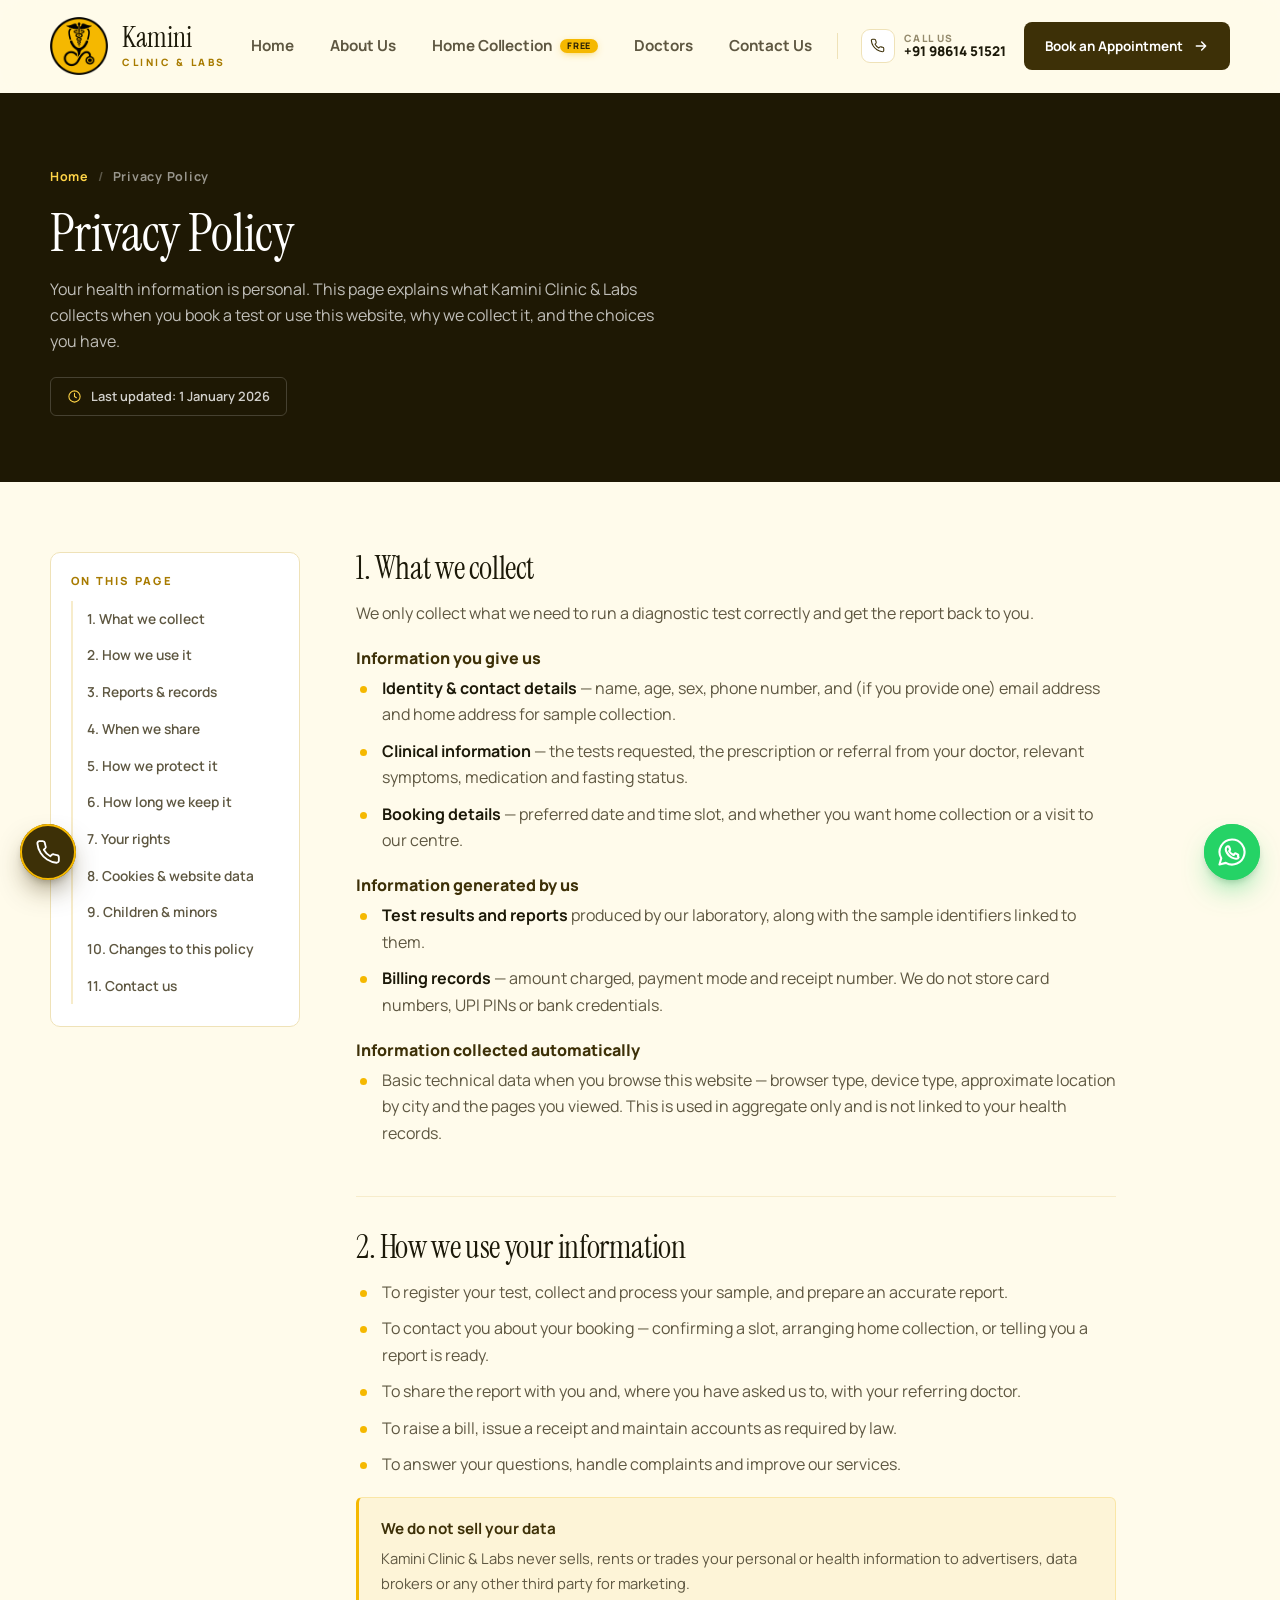
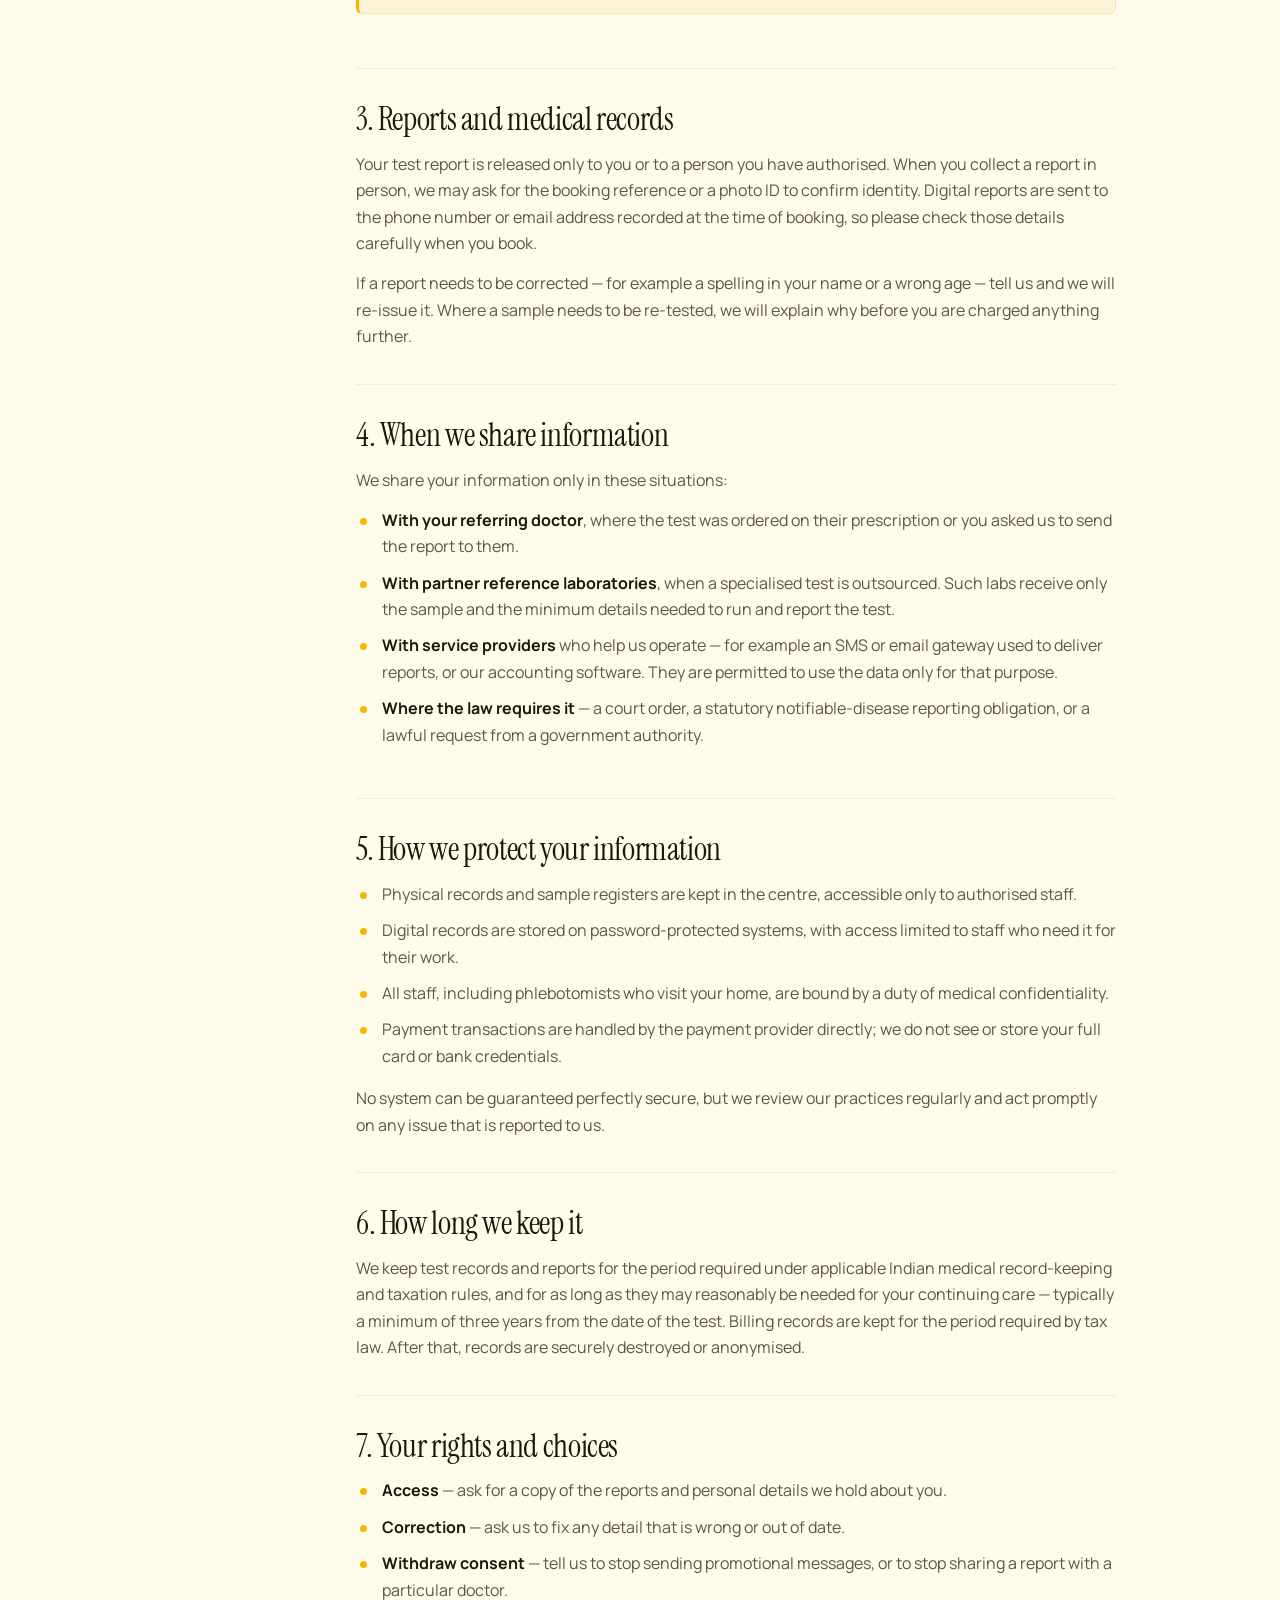
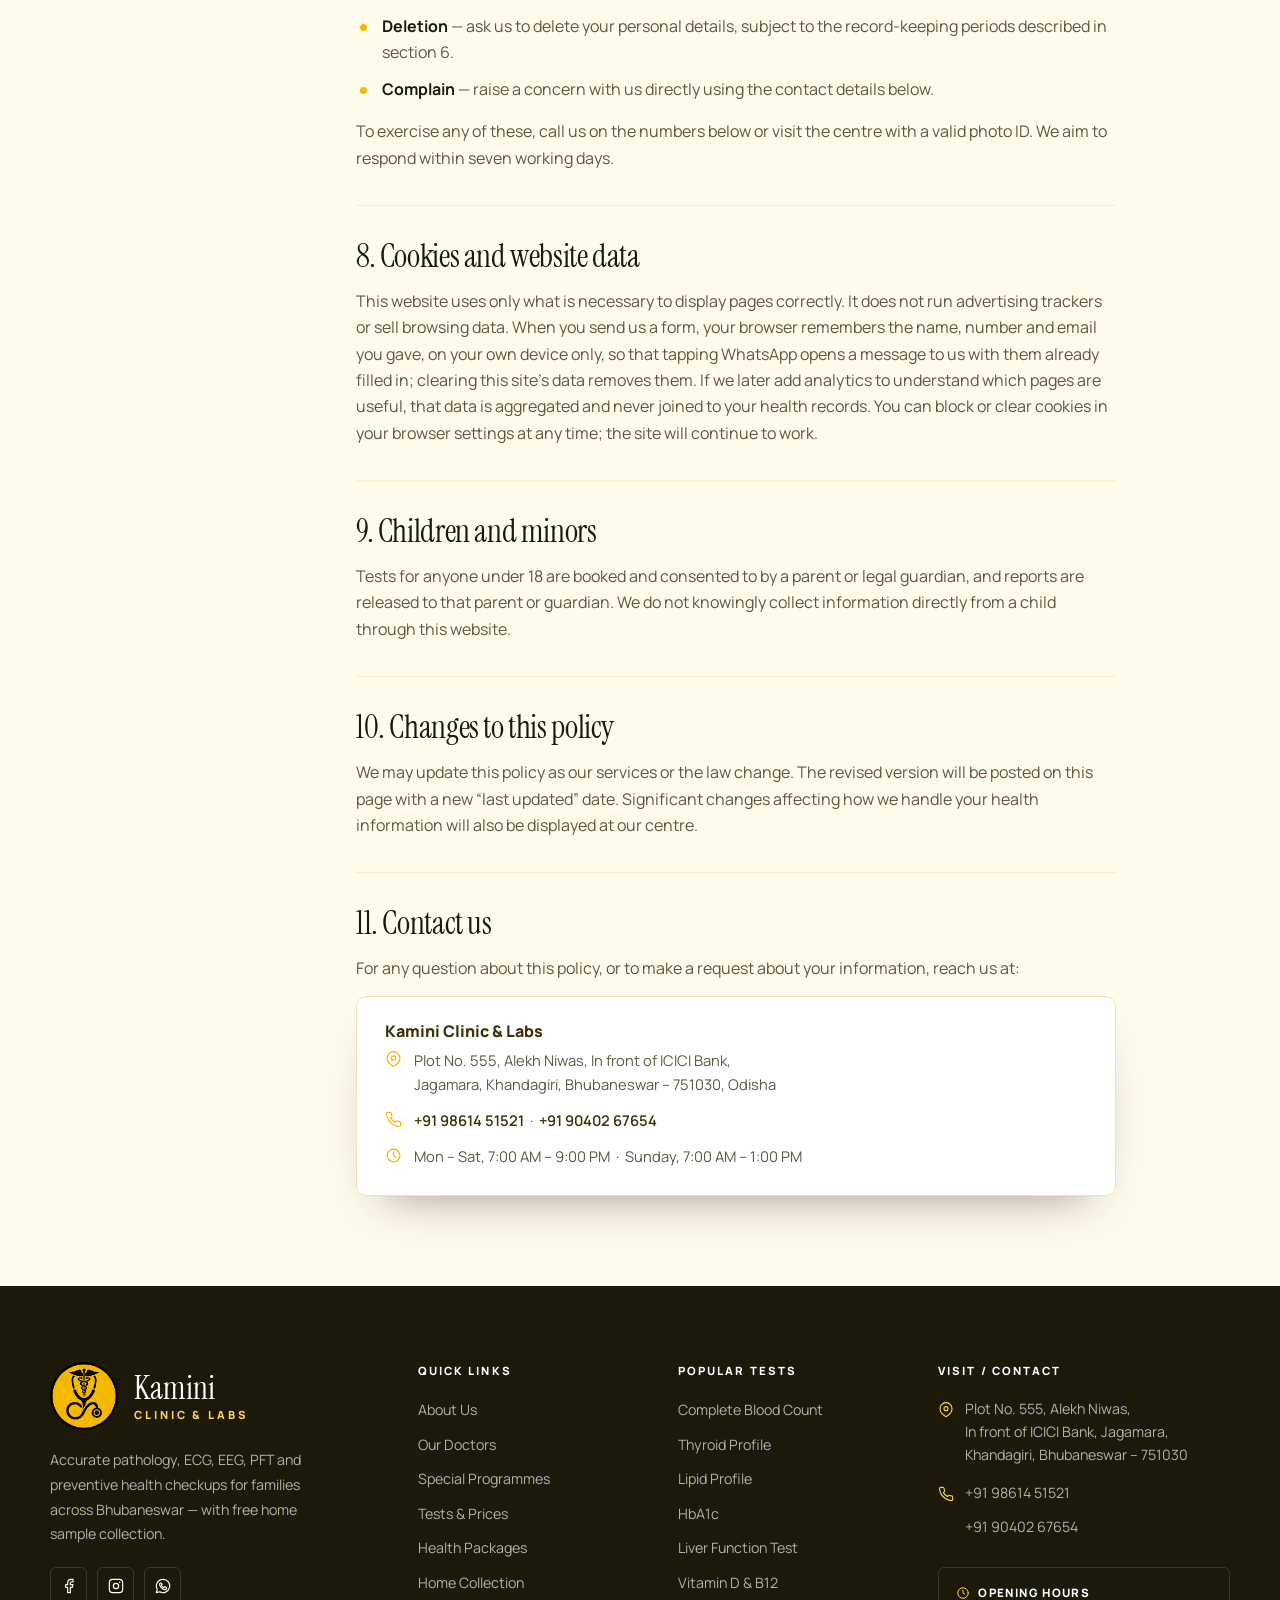
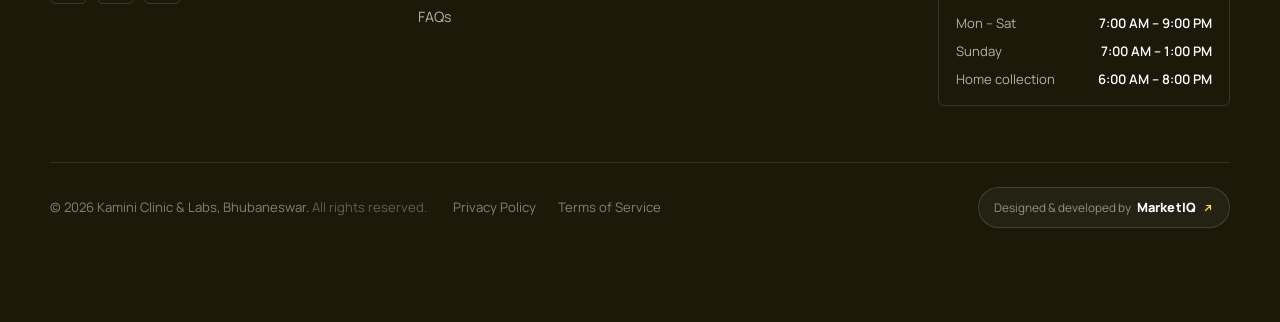
<file: privacy.html>
<!DOCTYPE html>
<html lang="en">
<head>
<meta charset="UTF-8">
<meta name="viewport" content="width=device-width, initial-scale=1.0">
<title>Privacy Policy — Kamini Clinic &amp; Labs, Bhubaneswar</title>
<meta name="description" content="How Kamini Clinic &amp; Labs collects, uses, shares and protects your personal and health information, and the choices you have over your records.">
<meta name="theme-color" content="#1e1804">
<link rel="canonical" href="https://kaminilabs.in/privacy.html">
<meta property="og:type" content="website">
<meta property="og:title" content="Privacy Policy — Kamini Clinic &amp; Labs, Bhubaneswar">
<meta property="og:description" content="How Kamini Clinic &amp; Labs collects, uses, shares and protects your personal and health information, and the choices you have over your records.">
<link rel="icon" href="favicon.png?v=2" type="image/png">
<link rel="apple-touch-icon" href="apple-touch-icon.png?v=2">
<link rel="manifest" href="site.webmanifest">
<link rel="preconnect" href="https://fonts.googleapis.com">
<link rel="preconnect" href="https://fonts.gstatic.com" crossorigin>
<link href="https://fonts.googleapis.com/css2?family=Instrument+Serif:ital@0;1&family=Manrope:wght@400;500;600;700;800&display=swap" rel="stylesheet">
<link rel="stylesheet" href="assets/css/style.css">
<link rel="stylesheet" href="assets/css/pages.css">
<script src="assets/js/image-fallback.js"></script>
</head>
<body>
<div id="prog"></div>
<!-- ================= NAV ================= -->
<header id="nav">
  <div class="wrap">
    <nav>
      <a href="home.html#top" class="brand" aria-label="Kamini Clinic and Labs — home">
        <img class="mark" src="Images/brand/kamini-mark.png?v=3" width="47" height="47" alt="" aria-hidden="true">
        <span class="wm"><b>Kamini</b><span>Clinic &amp; Labs</span></span>
      </a>

      <div class="nlinks" id="nlinks">
        <a href="home.html#top">Home</a>
        <a href="aboutus.html">About Us</a>
        <a href="homecollection.html">Home Collection <i class="nbadge">Free</i></a>
        <a href="doctors.html">Doctors</a>
        <a href="contact.html">Contact Us</a>
        <!-- shown only inside the mobile sheet: the two things the header
             offers on a desktop, which the burger would otherwise swallow -->
        <div class="nsheet">
          <a href="tel:+919861451521" class="nsheet-call">
            <span class="ic"><svg viewBox="0 0 24 24"><path d="M22 16.9v3a2 2 0 0 1-2.2 2 19.8 19.8 0 0 1-8.6-3 19.5 19.5 0 0 1-6-6 19.8 19.8 0 0 1-3-8.7A2 2 0 0 1 4.1 2h3a2 2 0 0 1 2 1.7c.1 1 .4 1.9.7 2.8a2 2 0 0 1-.4 2.1L8.1 9.9a16 16 0 0 0 6 6l1.3-1.3a2 2 0 0 1 2.1-.4c.9.3 1.8.6 2.8.7a2 2 0 0 1 1.7 2z"/></svg></span>
            <span><small>Call the clinic</small><b>+91 98614 51521</b></span>
          </a>
          <a href="home.html#contact" class="btn btn-solid">Book an Appointment <svg viewBox="0 0 24 24"><path d="M5 12h14M13 6l6 6-6 6"/></svg></a>
        </div>
      </div>

      <div class="nact">
        <a href="tel:+919861451521" class="ncall">
          <span class="ic"><svg viewBox="0 0 24 24"><path d="M22 16.9v3a2 2 0 0 1-2.2 2 19.8 19.8 0 0 1-8.6-3 19.5 19.5 0 0 1-6-6 19.8 19.8 0 0 1-3-8.7A2 2 0 0 1 4.1 2h3a2 2 0 0 1 2 1.7c.1 1 .4 1.9.7 2.8a2 2 0 0 1-.4 2.1L8.1 9.9a16 16 0 0 0 6 6l1.3-1.3a2 2 0 0 1 2.1-.4c.9.3 1.8.6 2.8.7a2 2 0 0 1 1.7 2z"/></svg></span>
          <span><small>Call us</small><b>+91 98614 51521</b></span>
        </a>
        <a href="home.html#contact" class="btn btn-solid btn-sm">Book an Appointment <svg viewBox="0 0 24 24"><path d="M5 12h14M13 6l6 6-6 6"/></svg></a>
      </div>
      <button class="burger" id="burger" aria-label="Menu" aria-expanded="false"><span></span><span></span><span></span></button>
    </nav>
  </div>
</header>

<!-- ================= PAGE HEAD ================= -->
<section class="phead">
  <div class="wrap">
    <div class="crumb"><a href="home.html#top">Home</a><span>/</span>Privacy Policy</div>
    <h1>Privacy Policy</h1>
    <p>Your health information is personal. This page explains what Kamini Clinic &amp; Labs collects when you book a test or use this website, why we collect it, and the choices you have.</p>
    <span class="pmeta"><svg viewBox="0 0 24 24"><circle cx="12" cy="12" r="9"/><path d="M12 7v5l3 2"/></svg>Last updated: 1 January 2026</span>
  </div>
</section>

<!-- ================= POLICY ================= -->
<section class="legal">
  <div class="wrap">
    <aside class="toc">
      <h4>On this page</h4>
      <a href="#collect">1. What we collect</a>
      <a href="#use">2. How we use it</a>
      <a href="#reports">3. Reports &amp; records</a>
      <a href="#share">4. When we share</a>
      <a href="#security">5. How we protect it</a>
      <a href="#retention">6. How long we keep it</a>
      <a href="#rights">7. Your rights</a>
      <a href="#cookies">8. Cookies &amp; website data</a>
      <a href="#children">9. Children &amp; minors</a>
      <a href="#changes">10. Changes to this policy</a>
      <a href="#contact-privacy">11. Contact us</a>
    </aside>

    <div class="doc">
      <section id="collect">
        <h2>1. What we collect</h2>
        <p>We only collect what we need to run a diagnostic test correctly and get the report back to you.</p>
        <h3>Information you give us</h3>
        <ul>
          <li><b>Identity &amp; contact details</b> — name, age, sex, phone number, and (if you provide one) email address and home address for sample collection.</li>
          <li><b>Clinical information</b> — the tests requested, the prescription or referral from your doctor, relevant symptoms, medication and fasting status.</li>
          <li><b>Booking details</b> — preferred date and time slot, and whether you want home collection or a visit to our centre.</li>
        </ul>
        <h3>Information generated by us</h3>
        <ul>
          <li><b>Test results and reports</b> produced by our laboratory, along with the sample identifiers linked to them.</li>
          <li><b>Billing records</b> — amount charged, payment mode and receipt number. We do not store card numbers, UPI PINs or bank credentials.</li>
        </ul>
        <h3>Information collected automatically</h3>
        <ul>
          <li>Basic technical data when you browse this website — browser type, device type, approximate location by city and the pages you viewed. This is used in aggregate only and is not linked to your health records.</li>
        </ul>
      </section>

      <section id="use">
        <h2>2. How we use your information</h2>
        <ul>
          <li>To register your test, collect and process your sample, and prepare an accurate report.</li>
          <li>To contact you about your booking — confirming a slot, arranging home collection, or telling you a report is ready.</li>
          <li>To share the report with you and, where you have asked us to, with your referring doctor.</li>
          <li>To raise a bill, issue a receipt and maintain accounts as required by law.</li>
          <li>To answer your questions, handle complaints and improve our services.</li>
        </ul>
        <div class="callout">
          <b>We do not sell your data</b>
          <p>Kamini Clinic &amp; Labs never sells, rents or trades your personal or health information to advertisers, data brokers or any other third party for marketing.</p>
        </div>
      </section>

      <section id="reports">
        <h2>3. Reports and medical records</h2>
        <p>Your test report is released only to you or to a person you have authorised. When you collect a report in person, we may ask for the booking reference or a photo ID to confirm identity. Digital reports are sent to the phone number or email address recorded at the time of booking, so please check those details carefully when you book.</p>
        <p>If a report needs to be corrected — for example a spelling in your name or a wrong age — tell us and we will re-issue it. Where a sample needs to be re-tested, we will explain why before you are charged anything further.</p>
      </section>

      <section id="share">
        <h2>4. When we share information</h2>
        <p>We share your information only in these situations:</p>
        <ul>
          <li><b>With your referring doctor</b>, where the test was ordered on their prescription or you asked us to send the report to them.</li>
          <li><b>With partner reference laboratories</b>, when a specialised test is outsourced. Such labs receive only the sample and the minimum details needed to run and report the test.</li>
          <li><b>With service providers</b> who help us operate — for example an SMS or email gateway used to deliver reports, or our accounting software. They are permitted to use the data only for that purpose.</li>
          <li><b>Where the law requires it</b> — a court order, a statutory notifiable-disease reporting obligation, or a lawful request from a government authority.</li>
        </ul>
      </section>

      <section id="security">
        <h2>5. How we protect your information</h2>
        <ul>
          <li>Physical records and sample registers are kept in the centre, accessible only to authorised staff.</li>
          <li>Digital records are stored on password-protected systems, with access limited to staff who need it for their work.</li>
          <li>All staff, including phlebotomists who visit your home, are bound by a duty of medical confidentiality.</li>
          <li>Payment transactions are handled by the payment provider directly; we do not see or store your full card or bank credentials.</li>
        </ul>
        <p>No system can be guaranteed perfectly secure, but we review our practices regularly and act promptly on any issue that is reported to us.</p>
      </section>

      <section id="retention">
        <h2>6. How long we keep it</h2>
        <p>We keep test records and reports for the period required under applicable Indian medical record-keeping and taxation rules, and for as long as they may reasonably be needed for your continuing care — typically a minimum of three years from the date of the test. Billing records are kept for the period required by tax law. After that, records are securely destroyed or anonymised.</p>
      </section>

      <section id="rights">
        <h2>7. Your rights and choices</h2>
        <ul>
          <li><b>Access</b> — ask for a copy of the reports and personal details we hold about you.</li>
          <li><b>Correction</b> — ask us to fix any detail that is wrong or out of date.</li>
          <li><b>Withdraw consent</b> — tell us to stop sending promotional messages, or to stop sharing a report with a particular doctor.</li>
          <li><b>Deletion</b> — ask us to delete your personal details, subject to the record-keeping periods described in section 6.</li>
          <li><b>Complain</b> — raise a concern with us directly using the contact details below.</li>
        </ul>
        <p>To exercise any of these, call us on the numbers below or visit the centre with a valid photo ID. We aim to respond within seven working days.</p>
      </section>

      <section id="cookies">
        <h2>8. Cookies and website data</h2>
        <p>This website uses only what is necessary to display pages correctly. It does not run advertising trackers or sell browsing data. When you send us a form, your browser remembers the name, number and email you gave, on your own device only, so that tapping WhatsApp opens a message to us with them already filled in; clearing this site's data removes them. If we later add analytics to understand which pages are useful, that data is aggregated and never joined to your health records. You can block or clear cookies in your browser settings at any time; the site will continue to work.</p>
      </section>

      <section id="children">
        <h2>9. Children and minors</h2>
        <p>Tests for anyone under 18 are booked and consented to by a parent or legal guardian, and reports are released to that parent or guardian. We do not knowingly collect information directly from a child through this website.</p>
      </section>

      <section id="changes">
        <h2>10. Changes to this policy</h2>
        <p>We may update this policy as our services or the law change. The revised version will be posted on this page with a new &ldquo;last updated&rdquo; date. Significant changes affecting how we handle your health information will also be displayed at our centre.</p>
      </section>

      <section id="contact-privacy">
        <h2>11. Contact us</h2>
        <p>For any question about this policy, or to make a request about your information, reach us at:</p>
        <div class="contact-card">
          <h3>Kamini Clinic &amp; Labs</h3>
          <div class="row">
            <svg viewBox="0 0 24 24"><path d="M21 10c0 7-9 12-9 12s-9-5-9-12a9 9 0 0 1 18 0z"/><circle cx="12" cy="10" r="3"/></svg>
            <span>Plot No. 555, Alekh Niwas, In front of ICICI Bank,<br>Jagamara, Khandagiri, Bhubaneswar – 751030, Odisha</span>
          </div>
          <div class="row">
            <svg viewBox="0 0 24 24"><path d="M22 16.9v3a2 2 0 0 1-2.2 2 19.8 19.8 0 0 1-8.6-3 19.5 19.5 0 0 1-6-6 19.8 19.8 0 0 1-3-8.7A2 2 0 0 1 4.1 2h3a2 2 0 0 1 2 1.7c.1 1 .4 1.9.7 2.8a2 2 0 0 1-.4 2.1L8.1 9.9a16 16 0 0 0 6 6l1.3-1.3a2 2 0 0 1 2.1-.4c.9.3 1.8.6 2.8.7a2 2 0 0 1 1.7 2z"/></svg>
            <span><a href="tel:+919861451521">+91 98614 51521</a> &nbsp;·&nbsp; <a href="tel:+919040267654">+91 90402 67654</a></span>
          </div>
          <div class="row">
            <svg viewBox="0 0 24 24"><circle cx="12" cy="12" r="9"/><path d="M12 7v5l3 2"/></svg>
            <span>Mon – Sat, 7:00 AM – 9:00 PM &nbsp;·&nbsp; Sunday, 7:00 AM – 1:00 PM</span>
          </div>
        </div>
      </section>
    </div>
  </div>
</section>
<!-- ================= FOOTER ================= -->
<footer>
  <div class="wrap">
    <div class="fgrid2">
      <div class="fbrand">
        <a href="home.html#top" class="brand">
          <img class="mark" src="Images/brand/kamini-mark.png?v=3" width="47" height="47" alt="" aria-hidden="true">
          <span class="wm"><b>Kamini</b><span>Clinic &amp; Labs</span></span>
        </a>
        <p class="fabout">Accurate pathology, ECG, EEG, PFT and preventive health checkups for families across Bhubaneswar — with free home sample collection.</p>
        <div class="fsoc">
          <a href="#" aria-label="Facebook"><svg viewBox="0 0 24 24" fill="currentColor" stroke="none"><path d="M18 2h-3a5 5 0 0 0-5 5v3H7v4h3v8h4v-8h3l1-4h-4V7a1 1 0 0 1 1-1h3z"/></svg></a>
          <a href="#" aria-label="Instagram"><svg viewBox="0 0 24 24"><rect x="2" y="2" width="20" height="20" rx="5"/><circle cx="12" cy="12" r="4"/><circle cx="17.5" cy="6.5" r="1.1" fill="currentColor" stroke="none"/></svg></a>
          <a href="https://wa.me/919861451521" target="_blank" rel="noopener" aria-label="WhatsApp"><svg viewBox="0 0 24 24" fill="currentColor" stroke="none"><path d="M12 2a10 10 0 0 0-8.6 15l-1.4 5 5.1-1.3A10 10 0 1 0 12 2zm5.3 14.2c-.2.6-1.3 1.2-1.8 1.2s-1.2.2-3.9-1.1a9 9 0 0 1-3.6-3.6c-.3-.5-1-1.7-1-2.9 0-1.2.6-1.7.9-2 .2-.2.5-.3.7-.3h.5c.2 0 .4 0 .6.5l.7 1.7c0 .2.1.4 0 .6l-.4.6c-.2.2-.3.4-.1.7a7 7 0 0 0 3 2.6c.3.2.5.1.7-.1l.7-.9c.2-.2.4-.2.6-.1l1.6.8c.2.1.4.2.4.3.1.2.1.7-.1 1.3z"/></svg></a>
        </div>
      </div>
      <div class="fcol"><h5>Quick links</h5>
        <a href="aboutus.html">About Us</a><a href="doctors.html">Our Doctors</a><a href="home.html#programs">Special Programmes</a>
        <a href="home.html#tests">Tests &amp; Prices</a><a href="home.html#packages">Health Packages</a>
        <a href="homecollection.html">Home Collection</a><a href="home.html#faq">FAQs</a>
      </div>
      <div class="fcol"><h5>Popular tests</h5>
        <a href="home.html#tests">Complete Blood Count</a><a href="home.html#tests">Thyroid Profile</a>
        <a href="home.html#tests">Lipid Profile</a><a href="home.html#tests">HbA1c</a>
        <a href="home.html#tests">Liver Function Test</a><a href="home.html#tests">Vitamin D &amp; B12</a>
      </div>
      <div class="fcol"><h5>Visit / Contact</h5>
        <div class="fcont">
          <svg viewBox="0 0 24 24"><path d="M21 10c0 7-9 12-9 12s-9-5-9-12a9 9 0 0 1 18 0z"/><circle cx="12" cy="10" r="3"/></svg>
          <span>Plot No. 555, Alekh Niwas,<br>In front of ICICI Bank, Jagamara,<br>Khandagiri, Bhubaneswar – 751030</span>
        </div>
        <div class="fcont">
          <svg viewBox="0 0 24 24"><path d="M22 16.9v3a2 2 0 0 1-2.2 2 19.8 19.8 0 0 1-8.6-3 19.5 19.5 0 0 1-6-6 19.8 19.8 0 0 1-3-8.7A2 2 0 0 1 4.1 2h3a2 2 0 0 1 2 1.7c.1 1 .4 1.9.7 2.8a2 2 0 0 1-.4 2.1L8.1 9.9a16 16 0 0 0 6 6l1.3-1.3a2 2 0 0 1 2.1-.4c.9.3 1.8.6 2.8.7a2 2 0 0 1 1.7 2z"/></svg>
          <span><a href="tel:+919861451521">+91 98614 51521</a><a href="tel:+919040267654">+91 90402 67654</a></span>
        </div>
        <div class="fhours">
          <b><svg viewBox="0 0 24 24"><circle cx="12" cy="12" r="9"/><path d="M12 7v5l3 2"/></svg>Opening hours</b>
          <div><span>Mon – Sat</span><span>7:00 AM – 9:00 PM</span></div>
          <div><span>Sunday</span><span>7:00 AM – 1:00 PM</span></div>
          <div><span>Home collection</span><span>6:00 AM – 8:00 PM</span></div>
        </div>
      </div>
    </div>
    <div class="fbot">
      <span class="fcopy">&copy; 2026 Kamini Clinic &amp; Labs, Bhubaneswar.
        <em>All rights reserved.</em></span>
      <span class="lnks">
        <a href="privacy.html">Privacy Policy</a>
        <a href="terms.html">Terms of Service</a>
      </span>
      <a class="fmade" href="https://www.dmarketiq.com/" target="_blank" rel="noopener"
         title="Visit MarketIQ &mdash; www.dmarketiq.com">
        <span>Designed &amp; developed by</span>
        <b>MarketIQ</b>
        <svg viewBox="0 0 24 24" aria-hidden="true"><path d="M7 17L17 7M9 7h8v8"/></svg>
      </a>
    </div>
  </div>
</footer>

<!-- ================= ADVISOR WIDGET + FAB ================= -->
<!-- Two quick-contact buttons, one in each bottom corner: a callback
     request on the left, WhatsApp on the right. -->
<a class="advisor" id="advisor" href="home.html#contact"
   aria-label="Book an appointment" title="Book an appointment — we ring back within 15 minutes">
  <svg viewBox="0 0 24 24" aria-hidden="true"><path d="M22 16.9v3a2 2 0 0 1-2.2 2 19.8 19.8 0 0 1-8.6-3 19.5 19.5 0 0 1-6-6 19.8 19.8 0 0 1-3-8.7A2 2 0 0 1 4.1 2h3a2 2 0 0 1 2 1.7c.1 1 .4 1.9.7 2.8a2 2 0 0 1-.4 2.1L8.1 9.9a16 16 0 0 0 6 6l1.3-1.3a2 2 0 0 1 2.1-.4c.9.3 1.8.6 2.8.7a2 2 0 0 1 1.7 2z"/></svg>
</a>

<script src="assets/js/main.js" defer></script>
<!-- WhatsApp, pinned bottom left so it never collides with the booking
     button or the callback widget on the right -->
<a class="wapp" href="https://wa.me/919861451521" target="_blank" rel="noopener"
   aria-label="Chat with Kamini Clinic &amp; Labs on WhatsApp" title="WhatsApp us on +91 98614 51521">
  <svg viewBox="0 0 24 24" fill="currentColor" stroke="none" aria-hidden="true"><path d="M12 2a10 10 0 0 0-8.6 15l-1.4 5 5.1-1.3A10 10 0 1 0 12 2zm5.3 14.2c-.2.6-1.3 1.2-1.8 1.2s-1.2.2-3.9-1.1a9 9 0 0 1-3.6-3.6c-.3-.5-1-1.7-1-2.9 0-1.2.6-1.7.9-2 .2-.2.5-.3.7-.3h.5c.2 0 .4 0 .6.5l.7 1.7c0 .2.1.4 0 .6l-.4.6c-.2.2-.3.4-.1.7a7 7 0 0 0 3 2.6c.3.2.5.1.7-.1l.7-.9c.2-.2.4-.2.6-.1l1.6.8c.2.1.4.2.4.3.1.2.1.7-.1 1.3z"/></svg>
</a>

</body>
</html>
</file>
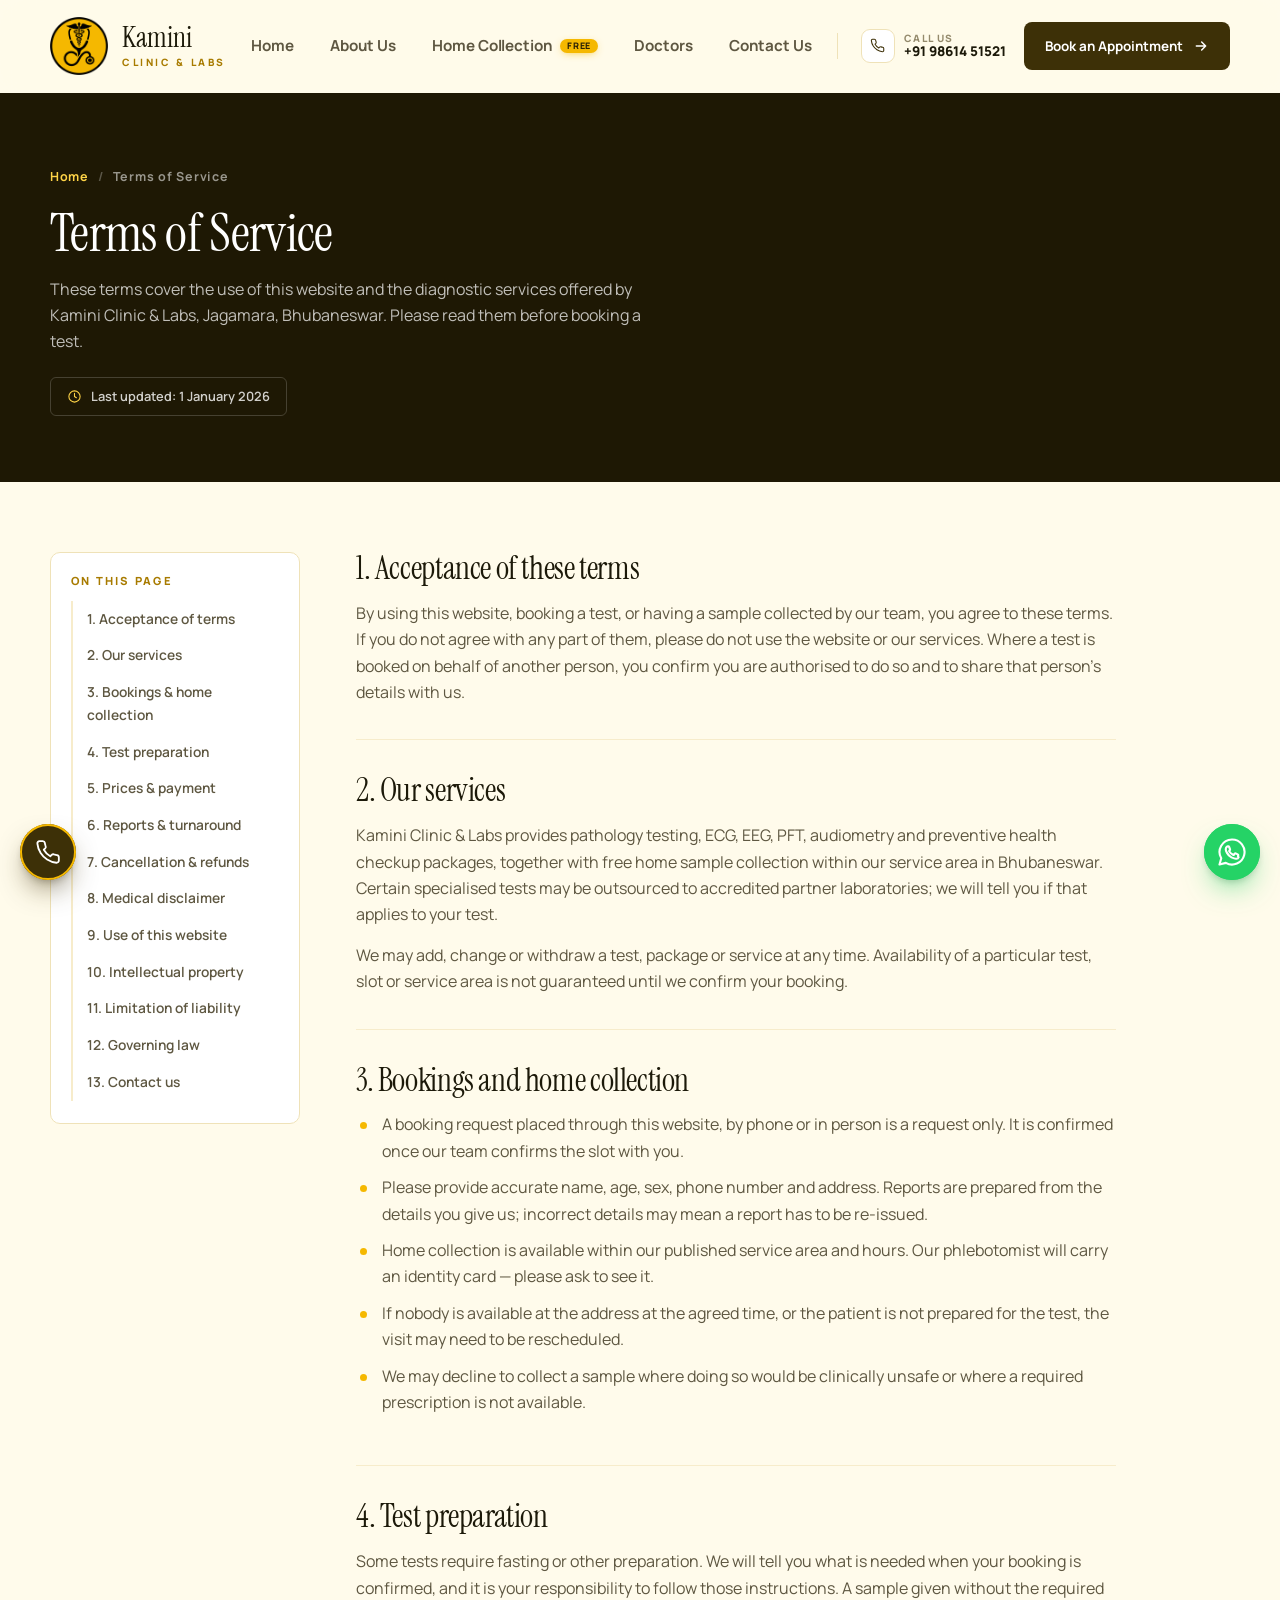
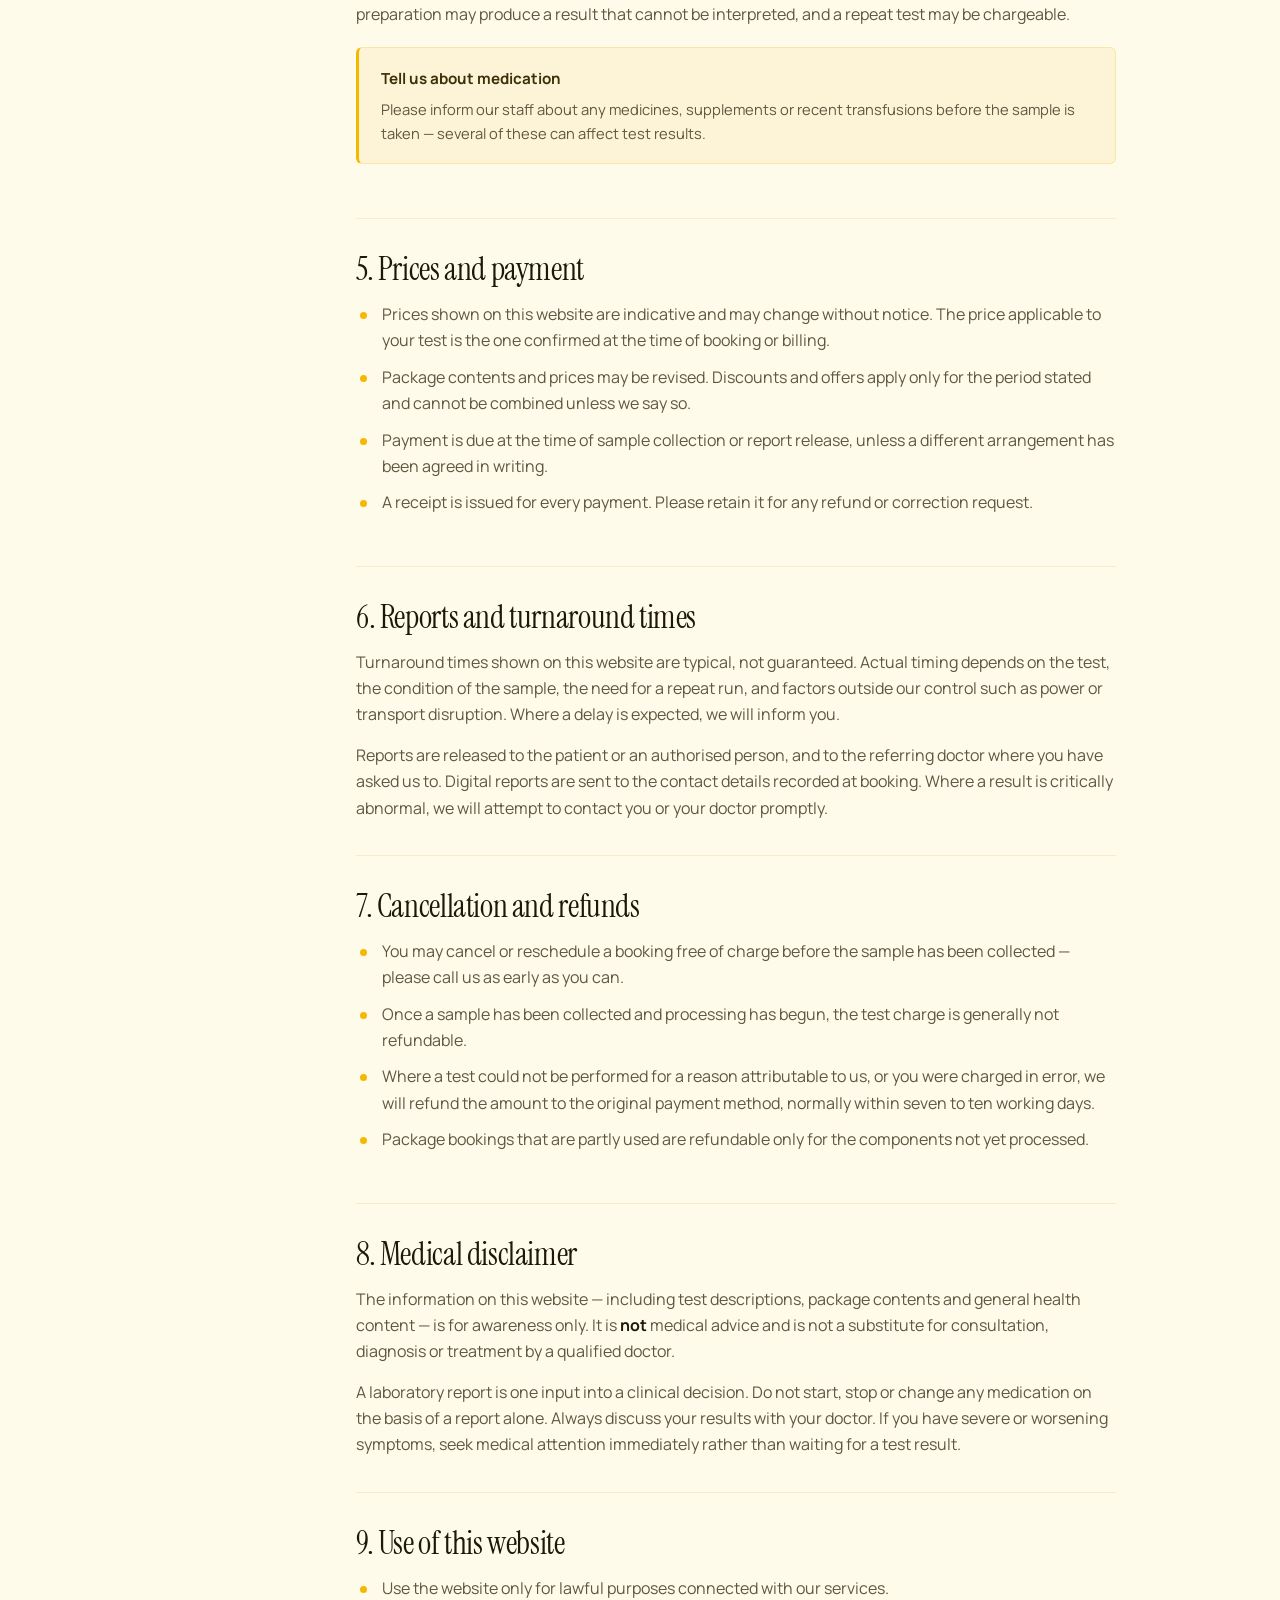
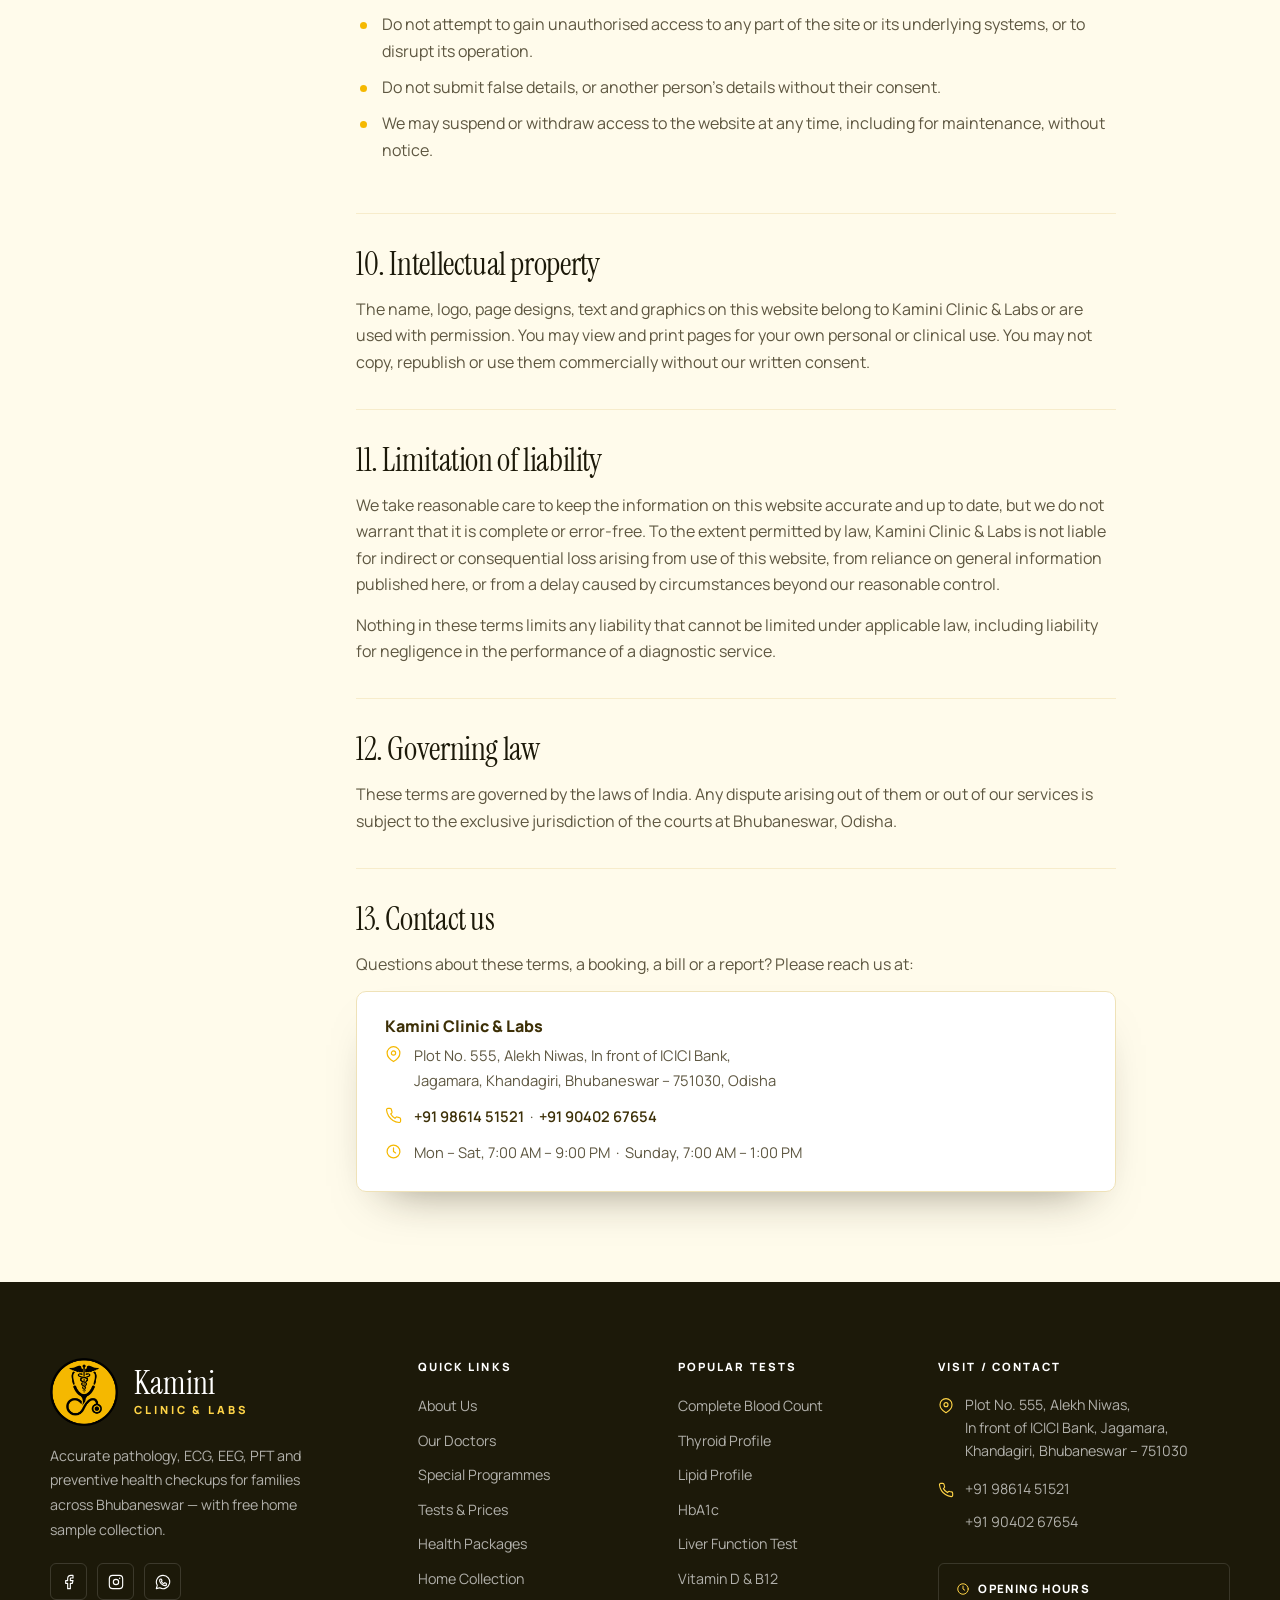
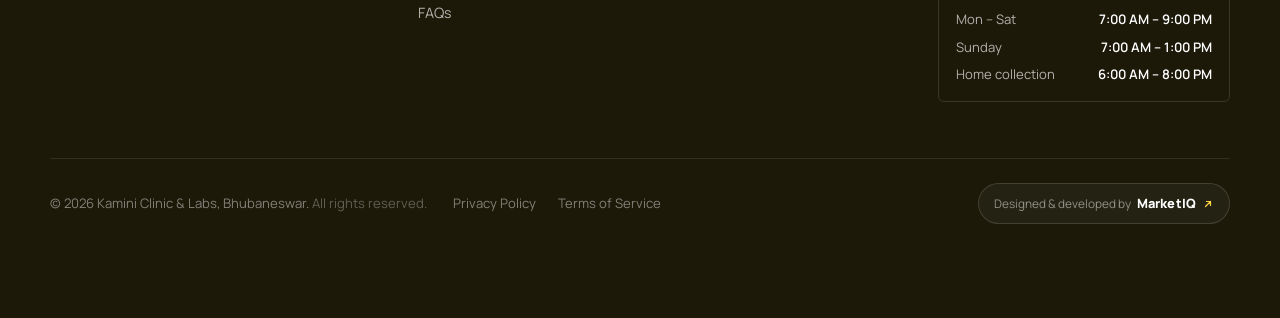
<file: terms.html>
<!DOCTYPE html>
<html lang="en">
<head>
<meta charset="UTF-8">
<meta name="viewport" content="width=device-width, initial-scale=1.0">
<title>Terms of Service — Kamini Clinic &amp; Labs, Bhubaneswar</title>
<meta name="description" content="Terms covering bookings, home sample collection, prices, reports, refunds and the medical disclaimer for Kamini Clinic &amp; Labs, Jagamara, Bhubaneswar.">
<meta name="theme-color" content="#1e1804">
<link rel="canonical" href="https://kaminilabs.in/terms.html">
<meta property="og:type" content="website">
<meta property="og:title" content="Terms of Service — Kamini Clinic &amp; Labs, Bhubaneswar">
<meta property="og:description" content="Terms covering bookings, home sample collection, prices, reports, refunds and the medical disclaimer for Kamini Clinic &amp; Labs, Jagamara, Bhubaneswar.">
<link rel="icon" href="favicon.png?v=2" type="image/png">
<link rel="apple-touch-icon" href="apple-touch-icon.png?v=2">
<link rel="manifest" href="site.webmanifest">
<link rel="preconnect" href="https://fonts.googleapis.com">
<link rel="preconnect" href="https://fonts.gstatic.com" crossorigin>
<link href="https://fonts.googleapis.com/css2?family=Instrument+Serif:ital@0;1&family=Manrope:wght@400;500;600;700;800&display=swap" rel="stylesheet">
<link rel="stylesheet" href="assets/css/style.css">
<link rel="stylesheet" href="assets/css/pages.css">
<script src="assets/js/image-fallback.js"></script>
</head>
<body>
<div id="prog"></div>
<!-- ================= NAV ================= -->
<header id="nav">
  <div class="wrap">
    <nav>
      <a href="home.html#top" class="brand" aria-label="Kamini Clinic and Labs — home">
        <img class="mark" src="Images/brand/kamini-mark.png?v=3" width="47" height="47" alt="" aria-hidden="true">
        <span class="wm"><b>Kamini</b><span>Clinic &amp; Labs</span></span>
      </a>

      <div class="nlinks" id="nlinks">
        <a href="home.html#top">Home</a>
        <a href="aboutus.html">About Us</a>
        <a href="homecollection.html">Home Collection <i class="nbadge">Free</i></a>
        <a href="doctors.html">Doctors</a>
        <a href="contact.html">Contact Us</a>
        <!-- shown only inside the mobile sheet: the two things the header
             offers on a desktop, which the burger would otherwise swallow -->
        <div class="nsheet">
          <a href="tel:+919861451521" class="nsheet-call">
            <span class="ic"><svg viewBox="0 0 24 24"><path d="M22 16.9v3a2 2 0 0 1-2.2 2 19.8 19.8 0 0 1-8.6-3 19.5 19.5 0 0 1-6-6 19.8 19.8 0 0 1-3-8.7A2 2 0 0 1 4.1 2h3a2 2 0 0 1 2 1.7c.1 1 .4 1.9.7 2.8a2 2 0 0 1-.4 2.1L8.1 9.9a16 16 0 0 0 6 6l1.3-1.3a2 2 0 0 1 2.1-.4c.9.3 1.8.6 2.8.7a2 2 0 0 1 1.7 2z"/></svg></span>
            <span><small>Call the clinic</small><b>+91 98614 51521</b></span>
          </a>
          <a href="home.html#contact" class="btn btn-solid">Book an Appointment <svg viewBox="0 0 24 24"><path d="M5 12h14M13 6l6 6-6 6"/></svg></a>
        </div>
      </div>

      <div class="nact">
        <a href="tel:+919861451521" class="ncall">
          <span class="ic"><svg viewBox="0 0 24 24"><path d="M22 16.9v3a2 2 0 0 1-2.2 2 19.8 19.8 0 0 1-8.6-3 19.5 19.5 0 0 1-6-6 19.8 19.8 0 0 1-3-8.7A2 2 0 0 1 4.1 2h3a2 2 0 0 1 2 1.7c.1 1 .4 1.9.7 2.8a2 2 0 0 1-.4 2.1L8.1 9.9a16 16 0 0 0 6 6l1.3-1.3a2 2 0 0 1 2.1-.4c.9.3 1.8.6 2.8.7a2 2 0 0 1 1.7 2z"/></svg></span>
          <span><small>Call us</small><b>+91 98614 51521</b></span>
        </a>
        <a href="home.html#contact" class="btn btn-solid btn-sm">Book an Appointment <svg viewBox="0 0 24 24"><path d="M5 12h14M13 6l6 6-6 6"/></svg></a>
      </div>
      <button class="burger" id="burger" aria-label="Menu" aria-expanded="false"><span></span><span></span><span></span></button>
    </nav>
  </div>
</header>

<!-- ================= PAGE HEAD ================= -->
<section class="phead">
  <div class="wrap">
    <div class="crumb"><a href="home.html#top">Home</a><span>/</span>Terms of Service</div>
    <h1>Terms of Service</h1>
    <p>These terms cover the use of this website and the diagnostic services offered by Kamini Clinic &amp; Labs, Jagamara, Bhubaneswar. Please read them before booking a test.</p>
    <span class="pmeta"><svg viewBox="0 0 24 24"><circle cx="12" cy="12" r="9"/><path d="M12 7v5l3 2"/></svg>Last updated: 1 January 2026</span>
  </div>
</section>

<!-- ================= TERMS ================= -->
<section class="legal">
  <div class="wrap">
    <aside class="toc">
      <h4>On this page</h4>
      <a href="#accept">1. Acceptance of terms</a>
      <a href="#services">2. Our services</a>
      <a href="#booking">3. Bookings &amp; home collection</a>
      <a href="#prep">4. Test preparation</a>
      <a href="#pricing">5. Prices &amp; payment</a>
      <a href="#tat">6. Reports &amp; turnaround</a>
      <a href="#cancel">7. Cancellation &amp; refunds</a>
      <a href="#medical">8. Medical disclaimer</a>
      <a href="#site">9. Use of this website</a>
      <a href="#ip">10. Intellectual property</a>
      <a href="#liability">11. Limitation of liability</a>
      <a href="#law">12. Governing law</a>
      <a href="#contact-terms">13. Contact us</a>
    </aside>

    <div class="doc">
      <section id="accept">
        <h2>1. Acceptance of these terms</h2>
        <p>By using this website, booking a test, or having a sample collected by our team, you agree to these terms. If you do not agree with any part of them, please do not use the website or our services. Where a test is booked on behalf of another person, you confirm you are authorised to do so and to share that person's details with us.</p>
      </section>

      <section id="services">
        <h2>2. Our services</h2>
        <p>Kamini Clinic &amp; Labs provides pathology testing, ECG, EEG, PFT, audiometry and preventive health checkup packages, together with free home sample collection within our service area in Bhubaneswar. Certain specialised tests may be outsourced to accredited partner laboratories; we will tell you if that applies to your test.</p>
        <p>We may add, change or withdraw a test, package or service at any time. Availability of a particular test, slot or service area is not guaranteed until we confirm your booking.</p>
      </section>

      <section id="booking">
        <h2>3. Bookings and home collection</h2>
        <ul>
          <li>A booking request placed through this website, by phone or in person is a request only. It is confirmed once our team confirms the slot with you.</li>
          <li>Please provide accurate name, age, sex, phone number and address. Reports are prepared from the details you give us; incorrect details may mean a report has to be re-issued.</li>
          <li>Home collection is available within our published service area and hours. Our phlebotomist will carry an identity card — please ask to see it.</li>
          <li>If nobody is available at the address at the agreed time, or the patient is not prepared for the test, the visit may need to be rescheduled.</li>
          <li>We may decline to collect a sample where doing so would be clinically unsafe or where a required prescription is not available.</li>
        </ul>
      </section>

      <section id="prep">
        <h2>4. Test preparation</h2>
        <p>Some tests require fasting or other preparation. We will tell you what is needed when your booking is confirmed, and it is your responsibility to follow those instructions. A sample given without the required preparation may produce a result that cannot be interpreted, and a repeat test may be chargeable.</p>
        <div class="callout">
          <b>Tell us about medication</b>
          <p>Please inform our staff about any medicines, supplements or recent transfusions before the sample is taken — several of these can affect test results.</p>
        </div>
      </section>

      <section id="pricing">
        <h2>5. Prices and payment</h2>
        <ul>
          <li>Prices shown on this website are indicative and may change without notice. The price applicable to your test is the one confirmed at the time of booking or billing.</li>
          <li>Package contents and prices may be revised. Discounts and offers apply only for the period stated and cannot be combined unless we say so.</li>
          <li>Payment is due at the time of sample collection or report release, unless a different arrangement has been agreed in writing.</li>
          <li>A receipt is issued for every payment. Please retain it for any refund or correction request.</li>
        </ul>
      </section>

      <section id="tat">
        <h2>6. Reports and turnaround times</h2>
        <p>Turnaround times shown on this website are typical, not guaranteed. Actual timing depends on the test, the condition of the sample, the need for a repeat run, and factors outside our control such as power or transport disruption. Where a delay is expected, we will inform you.</p>
        <p>Reports are released to the patient or an authorised person, and to the referring doctor where you have asked us to. Digital reports are sent to the contact details recorded at booking. Where a result is critically abnormal, we will attempt to contact you or your doctor promptly.</p>
      </section>

      <section id="cancel">
        <h2>7. Cancellation and refunds</h2>
        <ul>
          <li>You may cancel or reschedule a booking free of charge before the sample has been collected — please call us as early as you can.</li>
          <li>Once a sample has been collected and processing has begun, the test charge is generally not refundable.</li>
          <li>Where a test could not be performed for a reason attributable to us, or you were charged in error, we will refund the amount to the original payment method, normally within seven to ten working days.</li>
          <li>Package bookings that are partly used are refundable only for the components not yet processed.</li>
        </ul>
      </section>

      <section id="medical">
        <h2>8. Medical disclaimer</h2>
        <p>The information on this website — including test descriptions, package contents and general health content — is for awareness only. It is <strong>not</strong> medical advice and is not a substitute for consultation, diagnosis or treatment by a qualified doctor.</p>
        <p>A laboratory report is one input into a clinical decision. Do not start, stop or change any medication on the basis of a report alone. Always discuss your results with your doctor. If you have severe or worsening symptoms, seek medical attention immediately rather than waiting for a test result.</p>
      </section>

      <section id="site">
        <h2>9. Use of this website</h2>
        <ul>
          <li>Use the website only for lawful purposes connected with our services.</li>
          <li>Do not attempt to gain unauthorised access to any part of the site or its underlying systems, or to disrupt its operation.</li>
          <li>Do not submit false details, or another person's details without their consent.</li>
          <li>We may suspend or withdraw access to the website at any time, including for maintenance, without notice.</li>
        </ul>
      </section>

      <section id="ip">
        <h2>10. Intellectual property</h2>
        <p>The name, logo, page designs, text and graphics on this website belong to Kamini Clinic &amp; Labs or are used with permission. You may view and print pages for your own personal or clinical use. You may not copy, republish or use them commercially without our written consent.</p>
      </section>

      <section id="liability">
        <h2>11. Limitation of liability</h2>
        <p>We take reasonable care to keep the information on this website accurate and up to date, but we do not warrant that it is complete or error-free. To the extent permitted by law, Kamini Clinic &amp; Labs is not liable for indirect or consequential loss arising from use of this website, from reliance on general information published here, or from a delay caused by circumstances beyond our reasonable control.</p>
        <p>Nothing in these terms limits any liability that cannot be limited under applicable law, including liability for negligence in the performance of a diagnostic service.</p>
      </section>

      <section id="law">
        <h2>12. Governing law</h2>
        <p>These terms are governed by the laws of India. Any dispute arising out of them or out of our services is subject to the exclusive jurisdiction of the courts at Bhubaneswar, Odisha.</p>
      </section>

      <section id="contact-terms">
        <h2>13. Contact us</h2>
        <p>Questions about these terms, a booking, a bill or a report? Please reach us at:</p>
        <div class="contact-card">
          <h3>Kamini Clinic &amp; Labs</h3>
          <div class="row">
            <svg viewBox="0 0 24 24"><path d="M21 10c0 7-9 12-9 12s-9-5-9-12a9 9 0 0 1 18 0z"/><circle cx="12" cy="10" r="3"/></svg>
            <span>Plot No. 555, Alekh Niwas, In front of ICICI Bank,<br>Jagamara, Khandagiri, Bhubaneswar – 751030, Odisha</span>
          </div>
          <div class="row">
            <svg viewBox="0 0 24 24"><path d="M22 16.9v3a2 2 0 0 1-2.2 2 19.8 19.8 0 0 1-8.6-3 19.5 19.5 0 0 1-6-6 19.8 19.8 0 0 1-3-8.7A2 2 0 0 1 4.1 2h3a2 2 0 0 1 2 1.7c.1 1 .4 1.9.7 2.8a2 2 0 0 1-.4 2.1L8.1 9.9a16 16 0 0 0 6 6l1.3-1.3a2 2 0 0 1 2.1-.4c.9.3 1.8.6 2.8.7a2 2 0 0 1 1.7 2z"/></svg>
            <span><a href="tel:+919861451521">+91 98614 51521</a> &nbsp;·&nbsp; <a href="tel:+919040267654">+91 90402 67654</a></span>
          </div>
          <div class="row">
            <svg viewBox="0 0 24 24"><circle cx="12" cy="12" r="9"/><path d="M12 7v5l3 2"/></svg>
            <span>Mon – Sat, 7:00 AM – 9:00 PM &nbsp;·&nbsp; Sunday, 7:00 AM – 1:00 PM</span>
          </div>
        </div>
      </section>
    </div>
  </div>
</section>
<!-- ================= FOOTER ================= -->
<footer>
  <div class="wrap">
    <div class="fgrid2">
      <div class="fbrand">
        <a href="home.html#top" class="brand">
          <img class="mark" src="Images/brand/kamini-mark.png?v=3" width="47" height="47" alt="" aria-hidden="true">
          <span class="wm"><b>Kamini</b><span>Clinic &amp; Labs</span></span>
        </a>
        <p class="fabout">Accurate pathology, ECG, EEG, PFT and preventive health checkups for families across Bhubaneswar — with free home sample collection.</p>
        <div class="fsoc">
          <a href="#" aria-label="Facebook"><svg viewBox="0 0 24 24" fill="currentColor" stroke="none"><path d="M18 2h-3a5 5 0 0 0-5 5v3H7v4h3v8h4v-8h3l1-4h-4V7a1 1 0 0 1 1-1h3z"/></svg></a>
          <a href="#" aria-label="Instagram"><svg viewBox="0 0 24 24"><rect x="2" y="2" width="20" height="20" rx="5"/><circle cx="12" cy="12" r="4"/><circle cx="17.5" cy="6.5" r="1.1" fill="currentColor" stroke="none"/></svg></a>
          <a href="https://wa.me/919861451521" target="_blank" rel="noopener" aria-label="WhatsApp"><svg viewBox="0 0 24 24" fill="currentColor" stroke="none"><path d="M12 2a10 10 0 0 0-8.6 15l-1.4 5 5.1-1.3A10 10 0 1 0 12 2zm5.3 14.2c-.2.6-1.3 1.2-1.8 1.2s-1.2.2-3.9-1.1a9 9 0 0 1-3.6-3.6c-.3-.5-1-1.7-1-2.9 0-1.2.6-1.7.9-2 .2-.2.5-.3.7-.3h.5c.2 0 .4 0 .6.5l.7 1.7c0 .2.1.4 0 .6l-.4.6c-.2.2-.3.4-.1.7a7 7 0 0 0 3 2.6c.3.2.5.1.7-.1l.7-.9c.2-.2.4-.2.6-.1l1.6.8c.2.1.4.2.4.3.1.2.1.7-.1 1.3z"/></svg></a>
        </div>
      </div>
      <div class="fcol"><h5>Quick links</h5>
        <a href="aboutus.html">About Us</a><a href="doctors.html">Our Doctors</a><a href="home.html#programs">Special Programmes</a>
        <a href="home.html#tests">Tests &amp; Prices</a><a href="home.html#packages">Health Packages</a>
        <a href="homecollection.html">Home Collection</a><a href="home.html#faq">FAQs</a>
      </div>
      <div class="fcol"><h5>Popular tests</h5>
        <a href="home.html#tests">Complete Blood Count</a><a href="home.html#tests">Thyroid Profile</a>
        <a href="home.html#tests">Lipid Profile</a><a href="home.html#tests">HbA1c</a>
        <a href="home.html#tests">Liver Function Test</a><a href="home.html#tests">Vitamin D &amp; B12</a>
      </div>
      <div class="fcol"><h5>Visit / Contact</h5>
        <div class="fcont">
          <svg viewBox="0 0 24 24"><path d="M21 10c0 7-9 12-9 12s-9-5-9-12a9 9 0 0 1 18 0z"/><circle cx="12" cy="10" r="3"/></svg>
          <span>Plot No. 555, Alekh Niwas,<br>In front of ICICI Bank, Jagamara,<br>Khandagiri, Bhubaneswar – 751030</span>
        </div>
        <div class="fcont">
          <svg viewBox="0 0 24 24"><path d="M22 16.9v3a2 2 0 0 1-2.2 2 19.8 19.8 0 0 1-8.6-3 19.5 19.5 0 0 1-6-6 19.8 19.8 0 0 1-3-8.7A2 2 0 0 1 4.1 2h3a2 2 0 0 1 2 1.7c.1 1 .4 1.9.7 2.8a2 2 0 0 1-.4 2.1L8.1 9.9a16 16 0 0 0 6 6l1.3-1.3a2 2 0 0 1 2.1-.4c.9.3 1.8.6 2.8.7a2 2 0 0 1 1.7 2z"/></svg>
          <span><a href="tel:+919861451521">+91 98614 51521</a><a href="tel:+919040267654">+91 90402 67654</a></span>
        </div>
        <div class="fhours">
          <b><svg viewBox="0 0 24 24"><circle cx="12" cy="12" r="9"/><path d="M12 7v5l3 2"/></svg>Opening hours</b>
          <div><span>Mon – Sat</span><span>7:00 AM – 9:00 PM</span></div>
          <div><span>Sunday</span><span>7:00 AM – 1:00 PM</span></div>
          <div><span>Home collection</span><span>6:00 AM – 8:00 PM</span></div>
        </div>
      </div>
    </div>
    <div class="fbot">
      <span class="fcopy">&copy; 2026 Kamini Clinic &amp; Labs, Bhubaneswar.
        <em>All rights reserved.</em></span>
      <span class="lnks">
        <a href="privacy.html">Privacy Policy</a>
        <a href="terms.html">Terms of Service</a>
      </span>
      <a class="fmade" href="https://www.dmarketiq.com/" target="_blank" rel="noopener"
         title="Visit MarketIQ &mdash; www.dmarketiq.com">
        <span>Designed &amp; developed by</span>
        <b>MarketIQ</b>
        <svg viewBox="0 0 24 24" aria-hidden="true"><path d="M7 17L17 7M9 7h8v8"/></svg>
      </a>
    </div>
  </div>
</footer>

<!-- ================= ADVISOR WIDGET + FAB ================= -->
<!-- Two quick-contact buttons, one in each bottom corner: a callback
     request on the left, WhatsApp on the right. -->
<a class="advisor" id="advisor" href="home.html#contact"
   aria-label="Book an appointment" title="Book an appointment — we ring back within 15 minutes">
  <svg viewBox="0 0 24 24" aria-hidden="true"><path d="M22 16.9v3a2 2 0 0 1-2.2 2 19.8 19.8 0 0 1-8.6-3 19.5 19.5 0 0 1-6-6 19.8 19.8 0 0 1-3-8.7A2 2 0 0 1 4.1 2h3a2 2 0 0 1 2 1.7c.1 1 .4 1.9.7 2.8a2 2 0 0 1-.4 2.1L8.1 9.9a16 16 0 0 0 6 6l1.3-1.3a2 2 0 0 1 2.1-.4c.9.3 1.8.6 2.8.7a2 2 0 0 1 1.7 2z"/></svg>
</a>

<script src="assets/js/main.js" defer></script>
<!-- WhatsApp, pinned bottom left so it never collides with the booking
     button or the callback widget on the right -->
<a class="wapp" href="https://wa.me/919861451521" target="_blank" rel="noopener"
   aria-label="Chat with Kamini Clinic &amp; Labs on WhatsApp" title="WhatsApp us on +91 98614 51521">
  <svg viewBox="0 0 24 24" fill="currentColor" stroke="none" aria-hidden="true"><path d="M12 2a10 10 0 0 0-8.6 15l-1.4 5 5.1-1.3A10 10 0 1 0 12 2zm5.3 14.2c-.2.6-1.3 1.2-1.8 1.2s-1.2.2-3.9-1.1a9 9 0 0 1-3.6-3.6c-.3-.5-1-1.7-1-2.9 0-1.2.6-1.7.9-2 .2-.2.5-.3.7-.3h.5c.2 0 .4 0 .6.5l.7 1.7c0 .2.1.4 0 .6l-.4.6c-.2.2-.3.4-.1.7a7 7 0 0 0 3 2.6c.3.2.5.1.7-.1l.7-.9c.2-.2.4-.2.6-.1l1.6.8c.2.1.4.2.4.3.1.2.1.7-.1 1.3z"/></svg>
</a>

</body>
</html>
</file>
<file: assets/css/style.css>
/* ==========================================================
   KAMINI CLINIC & LABS — premium diagnostics
   Palette: logo yellow (#f5b800) + deep espresso + cream.
   The custom properties keep their old names (--teal, --gold…) so
   nothing else had to change: --teal* is now the espresso family
   and the pale yellows, --gold* the logo yellow.
   Type: Instrument Serif (display) + Manrope (UI)
========================================================== */
:root{
  /* The header's height, set once. --nav-h is the bar once the page has
     scrolled (and on phones); --nav-top is the taller bar at the very top of
     a desktop page. Everything that has to clear the header — the chapter
     rails, anchor offsets, main.js, homecollection.js — reads --nav-h. */
  --nav-h:78px; --nav-top:92px;
  --ink:#1c1909; --teal:#3d3007; --teal-2:#2e2406; --teal-900:#1e1804;
  --teal-50:#fdf4d7; --teal-100:#fae6a6; --teal-200:#f3d67c;
  --gold:#f5b800; --gold-2:#a87b00; --gold-soft:#ffd447; --gold-pale:#fff0c2;
  --ivory:#fffbeb; --ivory-2:#fdf3d3; --paper:#fff;
  --grey:#5e5741; --grey-2:#948a6c; --line:#efe2b8; --line-2:#f7eccb;
  --red:#b4442f;
  --r:6px; --r-lg:10px; --r-xl:16px;
  --ease:cubic-bezier(.22,.61,.36,1);
  --spring:cubic-bezier(.34,1.56,.64,1);
  --sh:0 24px 50px -30px rgba(30,24,4,.55);
  --sh-lg:0 44px 84px -44px rgba(30,24,4,.7);
  /* page measure and side gutter; both step up on a large display below */
  --wrap:1240px; --gutter:30px;
}
*{margin:0;padding:0;box-sizing:border-box}
/* `overflow-x:hidden` here would make the root a scroll container, and a scroll
   container defeats `position:sticky` on the header inside it — the nav, the
   chapter rails and main.js's anchor offsets all assume the header pins, so this
   has to be `clip`, which contains the decorative overflow without scrolling.
   The `hidden` line stays first as the fallback for Safari below 16. */
html{-webkit-text-size-adjust:100%;overflow-x:hidden;overflow-x:clip;scroll-behavior:smooth}
body{font-family:'Manrope',system-ui,sans-serif;background:var(--ivory);color:var(--ink);line-height:1.65;-webkit-font-smoothing:antialiased;overflow-x:hidden;overflow-x:clip}
h1,h2,h3,h4{font-family:'Instrument Serif',Georgia,serif;font-weight:400;line-height:1.06;letter-spacing:-.012em}
a{text-decoration:none;color:inherit}
img{display:block;max-width:100%}
svg{fill:none;stroke:currentColor;stroke-width:1.7;stroke-linecap:round;stroke-linejoin:round}
button{font-family:inherit;cursor:pointer;border:none;background:none;color:inherit}
input,select,textarea{font-family:inherit}
/* Every section measures itself against this, so widening the page at a
   given size is one line rather than fifteen. */
.wrap{width:100%;max-width:var(--wrap);margin:0 auto;padding:0 var(--gutter)}
section{position:relative}
.sr{position:absolute;width:1px;height:1px;overflow:hidden;clip:rect(0,0,0,0)}

/* ---------- type helpers ---------- */
.slabel{display:inline-flex;align-items:center;gap:12px;font-size:.7rem;font-weight:800;letter-spacing:.24em;text-transform:uppercase;color:var(--teal)}
.slabel i{font-style:normal;color:var(--gold)}
.slabel::after{content:"";width:38px;height:1px;background:var(--gold)}
.slabel.on-dark{color:var(--gold-soft)}
.slabel.on-dark::after{background:rgba(255,212,71,.55)}
.dsp{font-size:clamp(1.72rem,5.4vw,3.4rem)}
.lede{color:var(--grey);font-size:1.04rem;max-width:58ch}
.shead{display:flex;justify-content:space-between;align-items:flex-end;gap:36px;margin-bottom:48px;flex-wrap:wrap}
.shead .l{max-width:660px}
.shead h2{margin:18px 0 0}
.center-head{text-align:center;max-width:700px;margin:0 auto 48px}
.center-head .slabel{justify-content:center}
.center-head h2{margin:18px 0 12px}
.center-head p{color:var(--grey);margin:0 auto}

/* ---------- buttons ---------- */
.btn{display:inline-flex;align-items:center;justify-content:center;gap:10px;font-weight:700;font-size:.9rem;padding:14px 26px;border-radius:var(--r);transition:.32s var(--ease);border:1.5px solid transparent;white-space:nowrap}
.btn svg{width:16px;height:16px;stroke-width:2.2;transition:.32s var(--ease)}
.btn:hover svg{transform:translateX(4px)}
.btn-solid{background:var(--teal);color:#fff}
.btn-solid:hover{background:var(--teal-900)}
.btn-gold{background:var(--gold);color:#2c2206}
.btn-gold:hover{background:var(--gold-2)}
.btn-out{border-color:var(--line);color:var(--ink)}
.btn-out:hover{border-color:var(--teal);color:var(--teal);background:var(--paper)}
.btn-out.on-dark{border-color:rgba(255,255,255,.28);color:#fff}
.btn-out.on-dark:hover{background:rgba(255,255,255,.1);border-color:rgba(255,255,255,.5)}
.btn-sm{padding:11px 19px;font-size:.83rem}
.btn-full{width:100%}

/* ---------- scroll progress ---------- */
#prog{position:fixed;top:0;left:0;height:2px;width:0;background:linear-gradient(90deg,var(--gold),var(--gold-soft));z-index:300;transition:width .1s linear}

/* ================= NAV ================= */
#nav{position:sticky;top:0;z-index:150;background:rgba(255,251,235,.92);backdrop-filter:blur(18px) saturate(1.5);border-bottom:1px solid transparent;transition:.4s var(--ease)}
#nav.stuck{border-bottom-color:var(--line);box-shadow:0 10px 40px -32px rgba(30,24,4,.9)}
/* Brand, then the links anchored to it, and the actions pushed to the far
   right. Space-between used to leave the six links adrift in the middle of
   a 130px void once the phone block dropped out at 1280. */
#nav nav{display:flex;align-items:center;height:var(--nav-top);transition:height .4s var(--ease)}
#nav.stuck nav{height:var(--nav-h)}
.brand{display:flex;align-items:center;gap:14px;flex-shrink:0}
.brand .mark{width:58px;height:58px;flex-shrink:0;transition:.45s var(--spring)}
.brand:hover .mark{transform:rotate(-6deg) scale(1.04)}
.brand .wm{display:flex;flex-direction:column;line-height:1}
.brand .wm b{font-family:'Instrument Serif',serif;font-weight:400;font-size:1.72rem;color:var(--ink)}
.brand .wm span{font-size:.63rem;font-weight:800;letter-spacing:.26em;text-transform:uppercase;color:var(--gold-2);margin-top:5px;white-space:nowrap}
footer .brand .wm b{color:#fff}
footer .brand .wm span{color:var(--gold-soft)}
/* the footer has the room for a larger mark than the header */
footer .brand{gap:16px}
footer .brand .mark{width:68px;height:68px}
footer .brand .wm b{font-size:2rem}
footer .brand .wm span{font-size:.7rem}
/* The spacing lives in the links' own padding, not in a gap between bare
   words, so the row reads as one navigational object and each item has a
   hit area worth the name. */
/* Auto margins on both sides, so the row of links floats in the space
   between the brand and the actions instead of hugging the wordmark and
   leaving a void on the right. */
.nlinks{display:flex;align-items:center;gap:4px;margin:0 auto;
  font-size:.95rem;font-weight:700;letter-spacing:-.006em;color:var(--grey);white-space:nowrap}
.nlinks a{position:relative;display:inline-flex;align-items:center;gap:7px;
  padding:11px 16px;border-radius:10px;
  transition:color .25s var(--ease),background-color .25s var(--ease)}
.nlinks a:hover,.nlinks a:focus-visible{color:var(--teal);background:var(--teal-50)}

/* The one thing worth pointing at from the header: collection costs nothing.
   A gold chip rather than another word, so it reads before it is read. */
.nbadge{font-style:normal;font-size:.56rem;font-weight:800;letter-spacing:.1em;text-transform:uppercase;
  color:#2c2206;background:var(--gold);border-radius:100px;padding:3px 7px;line-height:1;
  box-shadow:0 2px 8px -3px rgba(245,184,0,.9);transition:.3s var(--ease)}
.nlinks a:hover .nbadge{background:var(--teal);color:#fff;box-shadow:none}

/* Current page. The rule grows from the centre so a page change reads as one
   object settling rather than a line sweeping in from the left. */
.nlinks a::after{content:"";position:absolute;left:50%;right:50%;bottom:4px;height:2.5px;
  background:var(--gold);border-radius:2px;transition:left .34s var(--ease),right .34s var(--ease)}
/* Every item is already 700, so the current one is marked by colour and the
   rule alone — no faux-bold, and therefore no width shift on a page change.
   The same rule sweeps in under whatever is hovered, so the header answers
   the pointer rather than only the page. */
.nlinks a.on{color:var(--teal)}
.nlinks a.on::after,.nlinks a:hover::after,.nlinks a:focus-visible::after{left:16px;right:16px}
.nlinks a:focus-visible{outline:2px solid var(--gold);outline-offset:2px}

/* actions sit hard right, behind a hairline that separates navigating from doing */
.nsheet{display:none}
.nact{display:flex;align-items:center;gap:12px;flex-shrink:0;
  padding-left:20px;position:relative}
.nact::before{content:"";position:absolute;left:0;top:50%;transform:translateY(-50%);
  width:1px;height:26px;background:var(--line)}
.ncall{display:flex;align-items:center;gap:9px;white-space:nowrap;padding:4px 6px 4px 4px;
  border-radius:9px;transition:background-color .25s var(--ease)}
.ncall:hover{background:var(--teal-50)}
.ncall .ic{width:34px;height:34px;border:1px solid var(--line);border-radius:9px;display:grid;
  place-items:center;color:var(--teal);background:var(--paper);transition:.28s var(--ease)}
.ncall:hover .ic{border-color:var(--teal-200);box-shadow:0 4px 14px -8px rgba(30,24,4,.6)}
.ncall .ic svg{width:15px;height:15px}
.ncall b{font-size:.84rem;font-weight:800;display:block;line-height:1.25;color:var(--ink)}
.ncall small{font-size:.63rem;color:var(--grey-2);letter-spacing:.13em;text-transform:uppercase;
  font-weight:800;display:block;line-height:1}
.nact .btn-sm{padding:12px 20px;font-size:.84rem;border-radius:8px}

/* a proper tappable square rather than three bare lines */
.burger{display:none;flex-direction:column;justify-content:center;align-items:center;gap:5px;
  width:42px;height:42px;margin-left:auto;border:1px solid var(--line);border-radius:10px;
  background:var(--paper);transition:.28s var(--ease)}
.burger:hover{border-color:var(--teal-200)}
.burger:focus-visible{outline:2px solid var(--gold);outline-offset:2px}
.burger span{width:18px;height:1.8px;background:var(--ink);border-radius:2px;transition:.3s var(--ease)}
.burger.on{border-color:var(--teal);background:var(--teal-50)}
.burger.on span:nth-child(1){transform:translateY(6.8px) rotate(45deg)}
.burger.on span:nth-child(2){opacity:0}
.burger.on span:nth-child(3){transform:translateY(-6.8px) rotate(-45deg)}
/* ================= HERO =================
   A full-bleed teal panel — the same #1e1804 ground the four inner mastheads
   open on — with the photograph bleeding off the right edge and dissolving
   into it through a mask, rather than sitting in a floating rounded frame. */
.hero{position:relative;background:var(--teal-900);color:#fff;padding:44px 0 26px;overflow:hidden;isolation:isolate}

/* ---------- the photograph ---------- */
.hphoto{position:absolute;top:0;right:0;bottom:0;width:55%;z-index:0;pointer-events:none;overflow:hidden}
.hphoto img{width:100%;height:110%;object-fit:cover;object-position:58% 46%;
  filter:brightness(.94) contrast(1.08) saturate(1);will-change:transform}
/* pulls a white clinical photo onto the brand's teal. Kept light — at .7 it
   stripped the skin tones and the frame read as flat grey-green. */
.htint{position:absolute;inset:0;background:linear-gradient(200deg,#3d3007,#1e1804);
  mix-blend-mode:color;opacity:.38}
/* the dissolve: hard teal at the left seam, clear through the subject, and a
   soft close at the top and bottom so the photo never shows a cut edge */
.hveil{position:absolute;inset:0;background:
  linear-gradient(90deg,#1e1804 0%,rgba(30,24,4,.96) 14%,rgba(30,24,4,.42) 32%,rgba(30,24,4,.04) 56%,rgba(30,24,4,.3) 100%),
  linear-gradient(180deg,rgba(30,24,4,.62) 0%,transparent 20%,transparent 58%,rgba(30,24,4,.88) 100%)}

.hero .wrap{position:relative;z-index:2}
.hgrid{display:grid;grid-template-columns:minmax(0,1.06fr) minmax(0,.94fr);gap:40px;align-items:center}
.hgrid>*{min-width:0}
.hcopy{max-width:var(--hcopy,620px);padding:0}

/* ---------- badge ---------- */
.hbadge{display:inline-flex;align-items:center;gap:10px;border:1px solid rgba(255,212,71,.4);
  background:rgba(245,184,0,.14);padding:8px 17px;border-radius:100px;font-size:.72rem;font-weight:800;
  letter-spacing:.06em;color:var(--gold-soft)}
.hbadge .pulse{width:7px;height:7px;border-radius:50%;background:var(--gold);position:relative;flex:none}
.hbadge .pulse::after{content:"";position:absolute;inset:0;border-radius:50%;background:var(--gold);
  animation:pp 2s cubic-bezier(0,0,.2,1) infinite}
@keyframes pp{0%{transform:scale(1);opacity:.8}80%,100%{transform:scale(3);opacity:0}}

/* ---------- headline ----------
   All three lines in Instrument Serif, the face that carries every other
   heading on the site — the homepage speaks in the brand's own voice rather
   than switching to a heavy sans for its one big moment. The statement lines
   sit upright, and the third turns italic and grows into the drawn swash.
   Instrument Serif ships at 400 only, so the weight comes from size, not
   from a bolder cut; the tracking is loosened from the sans setting to suit
   it, and the type is stepped up to hold the same presence on the photo. */
.hero h1{font-size:clamp(2.1rem,5.2vw,3.75rem);margin:20px 0 0;line-height:1.06}
.hero h1 .l1,.hero h1 .l2{display:block;font-weight:400;letter-spacing:-.016em;color:#fff}
.hero h1 .l2{color:var(--teal-200)}
.hero h1 .l3{display:inline-block;position:relative;font-style:italic;color:var(--gold-soft);
  font-size:1.2em;letter-spacing:-.015em;line-height:1.24;padding-right:.1em}
.hswash{position:absolute;left:0;width:100%;bottom:.06em;height:.2em;color:var(--gold);
  stroke-width:2.4;stroke-linecap:round;overflow:visible;opacity:.9}

.hero .lede{margin:18px 0 0;font-size:1.03rem;line-height:1.65;color:rgba(255,255,255,.75);max-width:46ch;
  text-wrap:balance}

/* ---------- search ---------- */
.tsearch{margin-top:26px;display:flex;gap:8px;background:var(--paper);border:1.5px solid transparent;
  border-radius:13px;padding:8px;max-width:545px;box-shadow:0 26px 52px -34px rgba(0,0,0,.9);transition:.3s var(--ease)}
.tsearch:focus-within{border-color:var(--gold);box-shadow:0 0 0 4px rgba(245,184,0,.2),0 26px 52px -34px rgba(0,0,0,.9)}
.tsearch .fi{flex:1;display:flex;align-items:center;gap:10px;padding-left:13px;min-width:0}
.tsearch .fi svg{width:18px;height:18px;color:var(--grey-2);flex-shrink:0}
.tsearch input{flex:1;border:none;outline:none;font-size:.93rem;font-weight:500;color:var(--ink);
  background:transparent;min-width:0}
.tsearch .btn-sm{padding:12px 20px;border-radius:9px;font-weight:800}

/* ---------- popular chips ---------- */
.chips{display:flex;gap:8px;margin-top:13px;flex-wrap:wrap;align-items:center}
.chips b{font-size:.68rem;color:rgba(255,255,255,.5);font-weight:800;letter-spacing:.16em;text-transform:uppercase}
.chips a{font-size:.79rem;font-weight:700;color:rgba(255,255,255,.86);border:1px solid rgba(255,255,255,.22);
  background:rgba(255,255,255,.05);padding:6px 14px;border-radius:100px;transition:.25s var(--ease)}
.chips a:hover{border-color:var(--gold-soft);background:rgba(245,184,0,.2);color:#fff}

/* ---------- stats ---------- */
.hstats{display:grid;grid-template-columns:repeat(4,minmax(0,1fr));margin-top:30px;
  border-top:1px solid rgba(255,255,255,.15);padding-top:22px;gap:16px}
.hstats .s{position:relative;padding-right:16px}
.hstats .s+.s{padding-left:20px;border-left:1px solid rgba(255,255,255,.13)}
.hstats .ic{display:block;width:19px;height:19px;color:var(--gold);margin-bottom:9px}
.hstats .ic svg{width:19px;height:19px;stroke-width:1.7}
.hstats b{font-family:'Instrument Serif',serif;font-weight:400;font-size:clamp(1.55rem,3.4vw,2rem);
  line-height:1;display:block;color:#fff}
.hstats .t{font-size:.72rem;font-weight:700;color:rgba(255,255,255,.58);display:block;margin-top:7px;line-height:1.4}

/* ---------- the cards riding on the photograph ---------- */
.hvis{position:relative;min-height:470px}
.hcard{position:absolute;z-index:3;background:rgba(255,255,255,.96);color:var(--ink);
  backdrop-filter:blur(10px);border-radius:12px;padding:13px 17px;display:flex;align-items:center;gap:12px;
  box-shadow:0 26px 50px -28px rgba(0,0,0,.85)}
.hcard .ic{width:38px;height:38px;border-radius:9px;background:var(--teal-50);color:var(--teal);
  display:grid;place-items:center;flex-shrink:0}
.hcard .ic svg{width:18px;height:18px}
.hcard b{font-size:.84rem;font-weight:800;display:block;line-height:1.3}
.hcard small{font-size:.71rem;color:var(--grey);display:block;margin-top:1px}
.hc1{top:8px;right:-46px;animation:fl 6s ease-in-out infinite}
.hc2{right:-58px;bottom:26px;animation:fl 6s ease-in-out infinite 1.4s}
@keyframes fl{0%,100%{transform:translateY(0)}50%{transform:translateY(-10px)}}
/* ---------- the closing feature bar ---------- */
.hfeat{list-style:none;display:grid;grid-template-columns:repeat(4,minmax(0,1fr));margin-top:26px;
  border:1px solid rgba(255,255,255,.15);border-radius:var(--r-lg);background:rgba(30,24,4,.62);
  backdrop-filter:blur(14px) saturate(1.3);overflow:hidden}
.hfeat li{display:flex;align-items:center;gap:13px;padding:16px 20px;
  border-left:1px solid rgba(255,255,255,.12)}
.hfeat li:first-child{border-left:0}
.hfeat .ic{flex:none;width:38px;height:38px;border-radius:50%;background:rgba(245,184,0,.15);
  color:var(--gold-soft);display:grid;place-items:center}
.hfeat .ic svg{width:18px;height:18px}
.hfeat b{display:block;font-size:.83rem;font-weight:800;line-height:1.35;color:#fff}
.hfeat small{display:block;font-size:.72rem;color:rgba(255,255,255,.5);line-height:1.45}

/* ================= CHAPTER RAIL =================
   The home page's copy of the inner pages' rail (main.js drives them all
   through #chap), on the teal band so it runs on from the hero. */
.hm-chap{position:sticky;top:calc(var(--nav-h) - 1px);z-index:120;background:rgba(30,24,4,.95);
  backdrop-filter:blur(16px) saturate(1.4);border-bottom:1px solid rgba(255,255,255,.09)}
.hm-chap .wrap{display:flex;align-items:stretch;height:56px;overflow-x:auto;scrollbar-width:none;
  -ms-overflow-style:none;scroll-behavior:smooth}
.hm-chap .wrap::-webkit-scrollbar{display:none}
.hm-chap a{position:relative;flex:none;display:inline-flex;align-items:center;gap:9px;padding:0 17px;
  font-size:.81rem;font-weight:700;color:rgba(255,255,255,.6);white-space:nowrap;transition:color .25s var(--ease)}
.hm-chap a:first-child{padding-left:0}
.hm-chap a i{font-style:normal;font-size:.62rem;font-weight:800;letter-spacing:.1em;color:var(--gold-soft);opacity:.55}
.hm-chap a::after{content:"";position:absolute;left:50%;right:50%;bottom:0;height:2px;background:var(--gold);
  transition:left .32s var(--ease),right .32s var(--ease)}
.hm-chap a:hover,.hm-chap a.on{color:#fff}
.hm-chap a.on i{opacity:1}
.hm-chap a.on::after{left:14px;right:14px}
.hm-chap a:first-child.on::after{left:0}
.hm-chap a:focus-visible{outline:2px solid var(--gold);outline-offset:-6px;border-radius:4px}
/* a section reached by a hash link lands below the header and the rail */
.hm-chap ~ section[id],#onsite{scroll-margin-top:calc(var(--nav-h) + 70px)}

/* ================= PROMO BANNER CAROUSEL ================= */
.promo{padding:70px 0 0}
.pcar{position:relative;border-radius:var(--r-xl);overflow:hidden;box-shadow:var(--sh-lg);background:var(--teal-900)}
.ptrack{display:flex;transition:transform var(--pmove,.42s) cubic-bezier(.66,0,.16,1);will-change:transform;backface-visibility:hidden}
/* stretch, not center — both columns must fill the row or the text panel's
   own background leaves dark bands above and below it */
.pslide{min-width:100%;position:relative;display:grid;grid-template-columns:minmax(0,1.06fr) minmax(0,.94fr);min-height:396px;align-items:stretch}
.pslide .ptxt{padding:52px 20px 52px 56px;position:relative;z-index:3;display:flex;flex-direction:column;justify-content:center}
.pslide .pimg{position:relative;min-height:396px;overflow:hidden}
/* absolutely positioned so the photo's intrinsic size never drives row height */
.pslide .pimg img{position:absolute;inset:0;width:100%;height:100%;object-fit:cover;object-position:var(--fp,center);transform-origin:var(--fp,center)}
/* horizontal blend into the text panel — stepped stops keep the fade even, no muddy midpoint */
.pslide .pimg::before{content:"";position:absolute;inset:0;z-index:2;pointer-events:none;background:linear-gradient(90deg,rgb(var(--sl-rgb)) 0%,rgba(var(--sl-rgb),.97) 12%,rgba(var(--sl-rgb),.78) 24%,rgba(var(--sl-rgb),.40) 37%,rgba(var(--sl-rgb),.12) 50%,rgba(var(--sl-rgb),0) 62%)}
/* soft top/bottom vignette so every photo sits in the same tonal range */
.pslide .pimg::after{content:"";position:absolute;inset:0;z-index:2;pointer-events:none;background:linear-gradient(180deg,rgba(18,14,2,.22) 0%,rgba(18,14,2,0) 24%,rgba(18,14,2,0) 58%,rgba(18,14,2,.34) 100%)}
.pslide .plogo{display:inline-flex;align-self:flex-start;align-items:center;gap:9px;background:rgba(255,255,255,.14);border:1px solid rgba(255,255,255,.2);border-radius:100px;padding:6px 14px 6px 7px;margin-bottom:20px}
.pslide .plogo img{width:26px;height:26px;flex:none}
.pslide .plogo b{font-family:'Instrument Serif',serif;font-size:.98rem;color:#fff}
.pslide h2{color:#fff;font-size:clamp(1.5rem,5.6vw,2.9rem);margin-bottom:12px}
.pslide h2 em{font-style:italic;color:var(--gold-soft)}
.pslide p{color:rgba(255,255,255,.82);font-size:1rem;max-width:44ch;margin-bottom:22px}
.pfeat{display:flex;gap:9px;flex-wrap:wrap;margin-bottom:26px}
.pfeat span{display:inline-flex;align-items:center;gap:7px;background:rgba(255,255,255,.12);border:1px solid rgba(255,255,255,.16);color:#fff;font-size:.79rem;font-weight:600;padding:7px 13px;border-radius:var(--r)}
.pfeat svg{width:14px;height:14px;color:var(--gold-soft);stroke-width:2.4}
.pacts{display:flex;gap:12px;flex-wrap:wrap;align-items:center}
.ppill{display:inline-flex;align-items:center;gap:8px;color:#fff;font-size:.85rem;font-weight:700}
.ppill svg{width:16px;height:16px;color:var(--gold-soft)}
/* controls */
.pdots{position:absolute;bottom:20px;left:56px;display:flex;gap:8px;z-index:6}
.pdots button{width:9px;height:9px;border-radius:50%;background:rgba(255,255,255,.35);transition:.35s var(--ease)}
.pdots button.on{background:var(--gold);width:28px;border-radius:100px}
.parr{position:absolute;top:50%;transform:translateY(-50%);z-index:6;width:42px;height:42px;border-radius:50%;background:rgba(255,255,255,.14);border:1px solid rgba(255,255,255,.25);color:#fff;display:grid;place-items:center;transition:.3s;backdrop-filter:blur(6px)}
.parr:hover{background:rgba(255,255,255,.28)}
.parr svg{width:18px;height:18px;stroke-width:2.2}
.parr.prev{left:16px}.parr.next{right:16px}

/* ================= SPECIAL PROGRAMS ================= */
.progs{padding:96px 0;background:linear-gradient(180deg,var(--ivory),var(--teal-50))}
.progs h2 em{font-style:normal;color:var(--gold-2)}
.pgrid6{display:grid;grid-template-columns:repeat(6,minmax(0,1fr));gap:18px}
.pcard{display:block;background:var(--paper);border:1px solid var(--line);border-radius:var(--r-xl);padding:0 0 24px;text-align:center;overflow:hidden;position:relative;transition:transform .42s var(--ease),box-shadow .42s var(--ease),border-color .42s var(--ease)}
.pcard:hover{transform:translateY(-10px);box-shadow:var(--sh);border-color:var(--gold-soft)}
/* photo */
.pph{display:block;position:relative;aspect-ratio:5/4;overflow:hidden;background:var(--teal-50)}
.pph img{width:100%;height:100%;object-fit:cover;transition:transform .9s var(--ease)}
.pcard:hover .pph img{transform:scale(1.07)}
/* a soft scrim keeps the medallion legible over a busy photo */
.pph::after{content:"";position:absolute;inset:0;background:linear-gradient(180deg,rgba(30,24,4,0) 48%,rgba(30,24,4,.3));transition:.42s var(--ease)}
.pcard:hover .pph::after{background:linear-gradient(180deg,rgba(61,48,7,.06) 30%,rgba(30,24,4,.4))}
/* body + the medallion straddling the photo edge */
.pbody{display:block;position:relative;padding:40px 12px 0}
.pmed{position:absolute;left:50%;top:0;transform:translate(-50%,-50%);width:58px;height:58px;border-radius:50%;background:var(--gold-pale);border:3px solid var(--paper);display:grid;place-items:center;z-index:2;box-shadow:0 10px 22px -12px rgba(30,24,4,.6);transition:.42s var(--spring)}
.pmed svg{width:26px;height:26px;color:var(--gold-2);stroke-width:1.6;transition:.42s var(--ease)}
.pcard:hover .pmed{background:var(--teal);transform:translate(-50%,-50%) scale(1.08)}
.pcard:hover .pmed svg{color:var(--gold-soft)}
.pcard b{display:block;font-size:.93rem;font-weight:700;margin:0 0 5px;line-height:1.3}
.pcard small{display:block;font-size:.76rem;color:var(--grey);line-height:1.45}

/* ================= HEALTH CONCERNS ================= */
.conc{padding:96px 0}
.conc .shead{margin-bottom:44px}
.conc .lede{margin-top:16px;font-size:1rem}
.cgrid{display:grid;grid-template-columns:repeat(5,minmax(0,1fr));gap:18px}
/* a photo card: picture, a frosted organ chip, then the name and a gold go-dot */
.cc{display:block;position:relative;background:var(--paper);border:1px solid var(--line);border-radius:var(--r-xl);overflow:hidden;
  transition:transform .42s var(--ease),box-shadow .42s var(--ease),border-color .42s var(--ease)}
.cc:hover{transform:translateY(-8px);box-shadow:var(--sh);border-color:var(--gold-soft)}
.cc:focus-visible{outline:2px solid var(--teal);outline-offset:3px}
.cph{display:block;position:relative;aspect-ratio:4/3;overflow:hidden;background:var(--teal-50)}
.cph img{width:100%;height:100%;object-fit:cover;transition:transform .9s var(--ease)}
.cc:hover .cph img{transform:scale(1.08)}
/* a scrim so the chip stays readable and the photos sit as one family */
.cph::after{content:"";position:absolute;inset:0;background:linear-gradient(160deg,rgba(30,24,4,.24),rgba(30,24,4,0) 46%,rgba(30,24,4,.22));transition:.42s var(--ease)}
.cc:hover .cph::after{background:linear-gradient(160deg,rgba(61,48,7,.3),rgba(30,24,4,.02) 50%,rgba(30,24,4,.3))}
.cchip{position:absolute;top:11px;left:11px;width:34px;height:34px;border-radius:50%;z-index:2;display:grid;place-items:center;
  background:rgba(255,255,255,.82);color:var(--teal);border:1px solid rgba(255,255,255,.6);backdrop-filter:blur(7px);-webkit-backdrop-filter:blur(7px);
  box-shadow:0 6px 16px -8px rgba(30,24,4,.6);transition:.42s var(--spring)}
.cchip svg{width:17px;height:17px;stroke-width:1.8}
.cc:hover .cchip{background:var(--gold);color:#2c2206;border-color:rgba(255,255,255,.35);transform:scale(1.08)}
/* body */
.cbody{display:flex;align-items:center;gap:10px;padding:14px 15px 15px}
.ct{min-width:0;flex:1}
.cc b{display:block;font-size:.94rem;font-weight:800;letter-spacing:-.012em;line-height:1.25;transition:color .32s var(--ease)}
.cc:hover b{color:var(--teal)}
.cc small{display:block;font-size:.69rem;color:var(--grey-2);line-height:1.4;margin-top:3px;white-space:nowrap;overflow:hidden;text-overflow:ellipsis}
.cgo{flex:none;width:32px;height:32px;border-radius:50%;background:var(--gold-pale);color:var(--gold-2);display:grid;place-items:center;transition:.36s var(--ease)}
.cgo svg{width:15px;height:15px;stroke-width:2.2;transition:transform .36s var(--ease)}
.cc:hover .cgo{background:var(--teal);color:var(--gold-soft)}
.cc:hover .cgo svg{transform:translateX(2px)}

/* ================= TESTS ================= */
.tests{padding:96px 0;background:var(--ivory-2)}
.tgrid{display:grid;grid-template-columns:repeat(4,minmax(0,1fr));gap:18px}
.tc{background:var(--paper);border:1px solid var(--line);border-radius:var(--r-lg);padding:24px 22px;transition:.35s var(--ease);display:flex;flex-direction:column}
.tc:hover{border-color:var(--teal);transform:translateY(-5px);box-shadow:var(--sh)}
.tc .top{display:flex;justify-content:space-between;align-items:flex-start;gap:10px;margin-bottom:14px}
.tc .ic{width:38px;height:38px;border-radius:var(--r);background:var(--teal-50);color:var(--teal);display:grid;place-items:center;flex-shrink:0}
.tc .ic svg{width:18px;height:18px}
.tc .fast{font-size:.64rem;font-weight:800;letter-spacing:.07em;text-transform:uppercase;color:var(--gold-2);background:var(--gold-pale);padding:4px 8px;border-radius:3px;white-space:nowrap}
.tc h4{font-family:'Manrope',sans-serif;font-weight:800;font-size:1rem;margin-bottom:5px;letter-spacing:0}
.tc .par{font-size:.8rem;color:var(--grey);margin-bottom:16px;flex:1}
.tc .pr{display:flex;align-items:baseline;gap:8px;padding-top:14px;border-top:1px dashed var(--line)}
.tc .pr b{font-family:'Instrument Serif',serif;font-size:1.65rem;color:var(--teal)}
.tc .pr s{font-size:.83rem;color:var(--grey-2)}
.tc .pr .off{margin-left:auto;font-size:.68rem;font-weight:800;color:#2c2206;background:var(--gold-soft);padding:3px 7px;border-radius:3px}

/* ================= PACKAGES ================= */
.pk{padding:96px 0}
.pkgrid{display:grid;grid-template-columns:repeat(3,minmax(0,1fr));gap:24px;align-items:start}
.pc2{background:var(--paper);border:1px solid var(--line);border-radius:var(--r-lg);padding:36px 30px;position:relative;transition:.35s var(--ease)}
.pc2:hover{transform:translateY(-5px);box-shadow:var(--sh)}
.pc2 .tag{font-size:.67rem;font-weight:800;letter-spacing:.16em;text-transform:uppercase;color:var(--gold-2)}
.pc2 h3{font-size:clamp(1.5rem,4.8vw,1.85rem);margin:11px 0 5px}
.pc2 .sub{font-size:.86rem;color:var(--grey);min-height:40px}
.pc2 .price{display:flex;align-items:flex-start;gap:3px;margin:20px 0 4px;font-family:'Instrument Serif',serif;font-size:clamp(2.3rem,8vw,3rem);line-height:1}
.pc2 .price .c{font-size:1.4rem;margin-top:.25em}
.pc2 .was{font-size:.84rem;color:var(--grey-2);margin-bottom:22px}
.pc2 .was s{margin-right:8px}
.pc2 .was b{color:var(--gold-2);font-weight:800}
.pc2 ul{list-style:none;display:flex;flex-direction:column;gap:11px;margin-bottom:26px;padding-top:20px;border-top:1px solid var(--line)}
.pc2 li{display:flex;gap:10px;font-size:.87rem;align-items:flex-start}
.pc2 li svg{width:16px;height:16px;color:var(--teal);flex-shrink:0;margin-top:3px;stroke-width:2.6}
.pc2.hot{background:linear-gradient(170deg,var(--teal),var(--teal-900));color:#fff;border-color:transparent;box-shadow:var(--sh-lg)}
.pc2.hot .sub,.pc2.hot .was{color:rgba(255,255,255,.72)}
.pc2.hot .tag{color:var(--gold-soft)}
.pc2.hot ul{border-top-color:rgba(255,255,255,.16)}
.pc2.hot li svg{color:var(--gold-soft)}
.pc2.hot .was b{color:var(--gold-soft)}
.ribbon{position:absolute;top:0;right:26px;background:var(--gold);color:#2c2206;font-size:.65rem;font-weight:800;letter-spacing:.12em;text-transform:uppercase;padding:7px 13px;border-radius:0 0 4px 4px}
.pnote{text-align:center;margin-top:36px;font-size:.9rem;color:var(--grey)}
.pnote a{color:var(--teal);font-weight:700;border-bottom:1px solid var(--gold)}

/* ================= PROCESS (dark) ================= */
.proc{background:var(--teal-900);color:#fff;padding:96px 0;overflow:hidden}
.proc .wrap{position:relative;z-index:2}
.proc h2{color:#fff;margin:18px 0 0}
.pstep{display:grid;grid-template-columns:auto minmax(0,1fr) auto;gap:30px;align-items:center;padding:30px 0;border-bottom:1px solid rgba(255,255,255,.12);transition:.4s var(--ease)}
.pstep:first-of-type{border-top:1px solid rgba(255,255,255,.12)}
.pstep:hover{padding-left:14px}
.pstep .n{font-family:'Instrument Serif',serif;font-size:clamp(2rem,6vw,3rem);color:rgba(255,255,255,.2);line-height:1;transition:.4s;min-width:70px}
.pstep:hover .n{color:var(--gold)}
.pstep h4{font-family:'Instrument Serif',serif;font-size:clamp(1.25rem,4.6vw,1.6rem);color:#fff;margin-bottom:5px}
.pstep p{color:rgba(255,255,255,.66);font-size:.9rem;max-width:64ch}
.pstep .ic{width:52px;height:52px;border-radius:var(--r);border:1px solid rgba(255,255,255,.18);display:grid;place-items:center;color:var(--gold-soft);transition:.4s var(--ease)}
.pstep:hover .ic{background:var(--gold);color:#2c2206;border-color:var(--gold)}
.pstep .ic svg{width:23px;height:23px}
.pcta{margin-top:46px;display:flex;gap:13px;flex-wrap:wrap}

/* ================= TRUST CHAIN (stats) ================= */
.chain{background:var(--paper);padding:90px 0;border-bottom:1px solid var(--line)}
.chgrid{display:grid;grid-template-columns:repeat(4,minmax(0,1fr));gap:12px;position:relative}
.chgrid::before{content:"";position:absolute;top:52px;left:10%;right:10%;height:3px;background:linear-gradient(90deg,var(--gold-pale),var(--gold-soft),var(--gold-pale));border-radius:3px;z-index:0}
.ch{text-align:center;position:relative;z-index:2}
.ch .ring{width:104px;height:104px;margin:0 auto 18px;border-radius:50%;background:var(--paper);border:5px solid var(--gold-soft);display:grid;place-items:center;color:var(--teal);transition:.4s var(--spring);box-shadow:0 0 0 8px var(--gold-pale)}
.ch:hover .ring{transform:translateY(-7px) scale(1.05);border-color:var(--gold);color:var(--teal-900)}
.ch .ring svg{width:42px;height:42px;stroke-width:1.5}
.ch b{font-family:'Instrument Serif',serif;font-size:clamp(1.7rem,2.6vw,2.3rem);display:block;line-height:1;color:var(--teal)}
.ch span{font-size:.82rem;color:var(--grey);display:block;margin-top:6px}

/* ================= QUALITY ================= */
.qual{padding:96px 0;background:var(--teal-50)}
.qgrid2{display:grid;grid-template-columns:minmax(0,1fr) minmax(0,1fr);gap:60px;align-items:center}
.qlist{display:flex;flex-direction:column;gap:20px;margin-top:32px}
.qi2{display:flex;gap:16px;background:var(--paper);border:1px solid var(--line);border-radius:var(--r-lg);padding:20px 22px;transition:.32s var(--ease)}
.qi2:hover{transform:translateX(6px);border-color:var(--teal)}
.qi2 .ic{width:48px;height:48px;border-radius:var(--r);background:var(--teal-50);color:var(--teal);display:grid;place-items:center;flex-shrink:0}
.qi2 .ic svg{width:23px;height:23px}
.qi2 h4{font-family:'Manrope',sans-serif;font-weight:800;font-size:1rem;margin-bottom:4px;letter-spacing:0}
.qi2 p{font-size:.86rem;color:var(--grey)}
.qvis{position:relative}
.qphoto{border-radius:var(--r-xl);overflow:hidden;aspect-ratio:4/4.4;background:var(--teal-100);box-shadow:var(--sh-lg)}
.qphoto img{width:100%;height:100%;object-fit:cover}
.qbadge{position:absolute;right:-22px;bottom:-20px;background:var(--teal);color:#fff;border-radius:var(--r-lg);padding:22px 26px;box-shadow:var(--sh-lg);text-align:center}
.qbadge b{font-family:'Instrument Serif',serif;font-size:clamp(2rem,6.4vw,2.6rem);line-height:1;display:block;color:var(--gold-soft)}
.qbadge span{font-size:.73rem;letter-spacing:.1em;text-transform:uppercase;font-weight:800;color:rgba(255,255,255,.82);display:block;margin-top:5px}

/* ================= REVIEWS ================= */
/* ================= PATIENT VOICES =================
   The portrait leads. A review is trusted face first and words second, so
   the picture is pressed into the top edge of the card like a seal rather
   than tucked into a byline underneath the quote. */
.rev{padding:96px 0;background:var(--ivory-2)}
.rgrid{display:grid;grid-template-columns:repeat(3,minmax(0,1fr));gap:24px;margin-top:56px}
.rc{position:relative;display:flex;flex-direction:column;align-items:center;text-align:center;
  background:var(--paper);border:1px solid var(--line);border-radius:var(--r-lg);
  padding:66px 26px 24px;margin-top:44px;
  transition:transform .38s var(--ease),box-shadow .38s var(--ease),border-color .38s var(--ease)}
.rc:hover{transform:translateY(-6px);box-shadow:var(--sh-lg);border-color:transparent}

.rby{display:flex;flex-direction:column;align-items:center}
/* half in, half out of the card, ringed first in paper and then in a gold hair */
.rphoto{position:absolute;top:-44px;left:50%;transform:translateX(-50%);
  width:86px;height:86px;border-radius:50%;overflow:hidden;display:grid;place-items:center;
  background:linear-gradient(150deg,var(--teal),var(--teal-900));
  box-shadow:0 0 0 5px var(--paper),0 0 0 6px var(--gold-soft),0 16px 30px -16px rgba(30,24,4,.95);
  transition:box-shadow .38s var(--ease)}
.rc:hover .rphoto{box-shadow:0 0 0 5px var(--paper),0 0 0 6px var(--gold),0 20px 36px -16px rgba(30,24,4,1)}
.rphoto img{position:absolute;inset:0;width:100%;height:100%;object-fit:cover;object-position:50% 25%;z-index:3}
.rpmono{font-family:'Instrument Serif',Georgia,serif;font-size:1.52rem;letter-spacing:.03em;
  color:var(--gold-soft)}

.rby b{font-family:'Instrument Serif',Georgia,serif;font-weight:400;font-size:1.18rem;
  letter-spacing:-.01em;line-height:1.2;color:var(--ink)}
.rsvc{margin-top:6px;font-size:.6rem;font-weight:800;letter-spacing:.15em;text-transform:uppercase;
  color:var(--gold-2)}
.rc .stars{margin-top:11px;color:var(--gold);letter-spacing:4px;font-size:.8rem}

/* a small gold quote, in place of the oversized one that used to open the card */
.rq{display:block;font-family:'Instrument Serif',Georgia,serif;font-size:2.9rem;line-height:.5;
  color:var(--gold);opacity:.62;margin:22px 0 8px}
.rc blockquote{font-size:.93rem;line-height:1.75;color:var(--grey);max-width:34ch}

.rc .gv{display:inline-flex;align-items:center;gap:6px;margin-top:auto;
  padding-top:18px;font-size:.68rem;font-weight:800;letter-spacing:.09em;text-transform:uppercase;
  color:var(--teal)}
.rc .gv svg{width:13px;height:13px;stroke-width:3;color:#2f9e6d}

@media(max-width:1040px){ .rgrid{grid-template-columns:repeat(2,minmax(0,1fr))} }
@media(max-width:700px){ .rgrid{grid-template-columns:1fr;gap:56px} }

/* ================= FAQ ================= */
.faq{background:var(--teal-50);padding:96px 0}
.fgrid{display:grid;grid-template-columns:minmax(0,.82fr) minmax(0,1.18fr);gap:56px;align-items:start}
.fq{border-bottom:1px solid var(--line)}
.fq button{width:100%;display:flex;justify-content:space-between;align-items:center;gap:18px;padding:20px 0;text-align:left;font-weight:700;font-size:.98rem;transition:.25s}
.fq button:hover{color:var(--teal)}
.fq .pm{width:29px;height:29px;border:1px solid var(--line);border-radius:50%;display:grid;place-items:center;flex-shrink:0;transition:.35s var(--ease);position:relative;background:var(--paper)}
.fq .pm::before,.fq .pm::after{content:"";position:absolute;background:var(--teal);border-radius:2px;transition:.35s var(--ease)}
.fq .pm::before{width:11px;height:1.8px}
.fq .pm::after{width:1.8px;height:11px}
.fq.open .pm{background:var(--teal);border-color:var(--teal);transform:rotate(180deg)}
.fq.open .pm::before{background:#fff}
.fq.open .pm::after{transform:scaleY(0);background:#fff}
.fq .ans{max-height:0;overflow:hidden;transition:max-height .5s var(--ease)}
.fq .ans p{padding:0 0 22px;font-size:.92rem;color:var(--grey);max-width:66ch}

/* ================= BOOK ================= */
.book{padding:0 0 96px;background:var(--teal-50)}
.bpanel{background:linear-gradient(150deg,var(--teal),var(--teal-900));border-radius:var(--r-xl);padding:60px 56px;position:relative;overflow:hidden;box-shadow:var(--sh-lg)}
.bgrid{position:relative;z-index:2;display:grid;grid-template-columns:minmax(0,1.05fr) minmax(0,.95fr);gap:52px;align-items:center}
.bgrid h2{color:#fff;font-size:clamp(1.7rem,5.6vw,2.9rem);margin:18px 0 14px}
.bgrid .lede{color:rgba(255,255,255,.8)}
.bpts{list-style:none;margin-top:24px;display:flex;flex-direction:column;gap:12px}
.bpts li{display:flex;align-items:center;gap:10px;font-size:.93rem;color:rgba(255,255,255,.9)}
.bpts svg{width:17px;height:17px;color:var(--gold-soft);stroke-width:2.6;flex-shrink:0}
.bcall{display:flex;gap:13px;margin-top:30px;flex-wrap:wrap}
.bcall a{display:flex;align-items:center;gap:11px;border:1px solid rgba(255,255,255,.22);border-radius:var(--r);padding:12px 17px;transition:.3s}
.bcall a:hover{background:rgba(255,255,255,.1);border-color:rgba(255,255,255,.45)}
.bcall .ic{width:33px;height:33px;border-radius:var(--r);background:rgba(255,255,255,.12);color:var(--gold-soft);display:grid;place-items:center}
.bcall .ic svg{width:15px;height:15px}
.bcall b{color:#fff;font-size:.92rem;display:block;line-height:1.2}
.bcall small{color:rgba(255,255,255,.6);font-size:.68rem;letter-spacing:.08em;text-transform:uppercase;font-weight:800}
.bform{background:var(--paper);border-radius:var(--r-lg);padding:34px 32px;box-shadow:0 30px 60px -30px rgba(0,0,0,.4)}
.bform h3{font-size:clamp(1.35rem,4.8vw,1.6rem);margin-bottom:5px}
.bform>p{font-size:.85rem;color:var(--grey);margin-bottom:22px}
.fld{margin-bottom:15px}
.fld label{display:block;font-size:.74rem;font-weight:800;letter-spacing:.09em;text-transform:uppercase;color:var(--grey);margin-bottom:7px}
.fld input,.fld select,.fld textarea{width:100%;padding:12px 14px;border:1.5px solid var(--line);border-radius:var(--r);font-size:.92rem;color:var(--ink);background:var(--ivory);transition:.25s;outline:none}
.fld input:focus,.fld select:focus,.fld textarea:focus{border-color:var(--teal);background:var(--paper);box-shadow:0 0 0 4px rgba(61,48,7,.08)}
.fld input.bad,.fld textarea.bad{border-color:var(--red);background:#fdf3f0}
.frow{display:grid;grid-template-columns:minmax(0,1fr) minmax(0,1fr);gap:13px}
.fmsg{margin-top:13px;font-size:.87rem;font-weight:700;color:var(--teal);display:flex;align-items:center;gap:8px}
/* display:flex on the class outranks the UA's [hidden] rule, so the success
   line has to be hidden explicitly until the form is submitted */
.fmsg[hidden]{display:none}
.fmsg svg{width:15px;height:15px;stroke-width:3}
.ffine{margin-top:12px;font-size:.75rem;color:var(--grey-2);text-align:center}
/* what is wrong with a field, written by forms.js under the input */
.ferr{display:none;margin-top:6px;font-size:.75rem;font-weight:700;line-height:1.45;color:var(--red)}
.fld.err .ferr,.ct-fld.err .ferr{display:block}
/* a suggested correction ("Did you mean …@gmail.com?") — one tap applies it */
.ffix{font:inherit;color:var(--teal);text-decoration:underline;text-underline-offset:2px;background:none;border:0;padding:0;cursor:pointer}
/* the form could not be sent — shared by #bform and the contact form */
.fsend{margin-top:13px;padding:12px 14px;border-radius:var(--r);background:#fdf3f0;border:1px solid rgba(180,68,47,.25);
  font-size:.84rem;font-weight:600;line-height:1.55;color:var(--red)}
.fsend[hidden]{display:none}
.fsend a{color:var(--teal);font-weight:800;text-decoration:underline;text-underline-offset:2px}
/* while a form is sending, and after it has gone */
.bform .btn:disabled,.ct-form .btn:disabled{opacity:.75;cursor:default;pointer-events:none}
/* spam trap: off-screen for people, still filled in by form bots */
.hp{position:absolute;left:-10000px;top:auto;width:1px;height:1px;overflow:hidden}

/* ================= FOOTER ================= */
footer{background:var(--ink);color:rgba(255,255,255,.66);padding:76px 0 0}
.fgrid2{display:grid;grid-template-columns:minmax(0,1.5fr) minmax(0,1fr) minmax(0,1fr) minmax(0,1.35fr);gap:44px;padding-bottom:48px}
footer .brand{margin-bottom:18px}
.fabout{font-size:.89rem;line-height:1.75;margin-bottom:20px;max-width:32ch}
.fsoc{display:flex;gap:10px}
.fsoc a{width:37px;height:37px;border:1px solid rgba(255,255,255,.14);border-radius:var(--r);display:grid;place-items:center;color:#fff;transition:.3s var(--ease)}
.fsoc a:hover{background:var(--teal);border-color:var(--teal);transform:translateY(-3px)}
.fsoc svg{width:16px;height:16px}
.fcol h5{color:#fff;font-family:'Manrope',sans-serif;font-size:.71rem;font-weight:800;letter-spacing:.18em;text-transform:uppercase;margin-bottom:18px}
.fcol a{display:block;font-size:.89rem;margin-bottom:11px;transition:.25s}
.fcol a:hover{color:var(--gold-soft);transform:translateX(3px)}
.fcont{display:flex;gap:11px;margin-bottom:15px;align-items:flex-start;font-size:.89rem;line-height:1.6}
.fcont svg{width:16px;height:16px;color:var(--gold-soft);flex-shrink:0;margin-top:4px}
.fcont a{display:block;transition:.25s}
.fcont a:hover{color:var(--gold-soft)}
.fhours{border:1px solid rgba(255,255,255,.13);border-radius:var(--r);padding:15px 17px;margin-top:18px}
.fhours b{color:#fff;font-size:.72rem;letter-spacing:.12em;text-transform:uppercase;display:flex;align-items:center;gap:8px;margin-bottom:11px;font-weight:800}
.fhours b svg{width:14px;height:14px;color:var(--gold-soft)}
.fhours div{display:flex;justify-content:space-between;font-size:.82rem;margin-bottom:6px;gap:12px}
.fhours div:last-child{margin:0}
.fhours span:last-child{color:#fff;font-weight:600}
/* ---------- the closing bar ----------
   Three things that do not belong in one huddle: who owns the site, the two
   legal pages, and who built it. They sit on one line with the credit pushed
   to the far end behind a hairline, so the signature reads as a signature
   rather than a third link in the list. */
.fbot{border-top:1px solid rgba(255,255,255,.1);margin-top:8px;padding:24px 0 30px;
  /* room under the last row for the fixed call and WhatsApp buttons
     (20px offset + 56px disc + a gap), so they never sit on the credit */
  padding-bottom:94px;
  display:flex;align-items:center;gap:14px 26px;flex-wrap:wrap;
  font-size:.82rem;color:rgba(255,255,255,.45)}
.fcopy{line-height:1.6}
.fcopy em{font-style:normal;color:rgba(255,255,255,.3)}
/* the legal pair sits beside the copyright; auto margin throws the credit right */
.fbot .lnks{display:flex;gap:22px;margin-right:auto}
.fbot .lnks a{position:relative;transition:color .25s var(--ease)}
.fbot .lnks a::after{content:"";position:absolute;left:0;right:100%;bottom:-3px;height:1px;
  background:var(--gold-soft);transition:right .3s var(--ease)}
.fbot .lnks a:hover{color:#fff}
.fbot .lnks a:hover::after{right:0}

/* ---------- the build credit ----------
   A bordered badge with an outbound arrow, so it is unmistakably a link and
   not a line of small print that happens to carry a name. */
.fmade{display:inline-flex;align-items:center;gap:9px;flex:none;
  padding:9px 15px;border-radius:100px;white-space:nowrap;
  border:1px solid rgba(255,255,255,.14);background:rgba(255,255,255,.04);
  font-size:.74rem;color:rgba(255,255,255,.5);
  transition:border-color .3s var(--ease),background-color .3s var(--ease),color .3s var(--ease)}
.fmade b{font-weight:800;font-size:.8rem;letter-spacing:.01em;color:#fff;
  transition:color .3s var(--ease)}
.fmade svg{width:12px;height:12px;stroke-width:2.4;color:var(--gold-soft);flex:none;
  transition:transform .3s var(--ease)}
.fmade:hover{border-color:var(--gold-soft);background:rgba(245,184,0,.14);color:rgba(255,255,255,.75)}
.fmade:hover b{color:var(--gold-soft)}
.fmade:hover svg{transform:translate(2px,-2px)}
.fmade:focus-visible{outline:2px solid var(--gold);outline-offset:3px}

/* ================= QUICK-CONTACT BUTTONS ================= */
/* ---------- the two quick-contact buttons ----------
   One in each bottom corner and built to the same 56px disc: a callback
   request on the left in brand teal, WhatsApp on the right in its own green.
   The callback used to be a card carrying two lines of copy, which sat over
   the page like a notice; as a bare icon it reads as a control. */
.advisor{position:fixed;left:20px;bottom:20px;z-index:141;width:56px;height:56px;border-radius:50%;
  display:grid;place-items:center;background:var(--teal);color:#fff;
  box-shadow:0 14px 30px -10px rgba(61,48,7,.8),0 4px 10px -4px rgba(0,0,0,.3);
  transition:transform .32s var(--spring),box-shadow .32s var(--ease)}
.advisor svg{width:26px;height:26px;position:relative;z-index:2}
.advisor:hover{transform:translateY(-4px) scale(1.05);
  box-shadow:0 20px 38px -10px rgba(61,48,7,.9),0 6px 14px -4px rgba(0,0,0,.34)}
.advisor:focus-visible{outline:3px solid var(--gold);outline-offset:3px}
/* the gold ring it has always carried, now around the whole button */
.advisor::after{content:"";position:absolute;inset:0;border-radius:50%;border:2px solid var(--gold);
  animation:pp2 2.6s ease-out infinite;pointer-events:none}
@keyframes pp2{0%{transform:scale(1);opacity:.85}100%{transform:scale(1.65);opacity:0}}
@media(prefers-reduced-motion:reduce){ .advisor::after{animation:none;opacity:0} }

/* ---------- WhatsApp ----------
   Bottom right, facing the callback button across the foot of the page.
   Kept in WhatsApp's own green rather than the brand palette: this is a
   button people recognise before they read it. */
.wapp{position:fixed;right:20px;bottom:20px;z-index:141;width:56px;height:56px;border-radius:50%;
  display:grid;place-items:center;background:#25d366;color:#fff;
  box-shadow:0 14px 30px -10px rgba(37,211,102,.75),0 4px 10px -4px rgba(0,0,0,.3);
  transition:transform .32s var(--spring),box-shadow .32s var(--ease)}
.wapp svg{width:30px;height:30px;position:relative;z-index:2}
.wapp:hover{transform:translateY(-4px) scale(1.05);
  box-shadow:0 20px 38px -10px rgba(37,211,102,.85),0 6px 14px -4px rgba(0,0,0,.34)}
.wapp:focus-visible{outline:3px solid var(--gold);outline-offset:3px}
/* one slow ring, so it reads as live without nagging */
.wapp::after{content:"";position:absolute;inset:0;border-radius:50%;border:2px solid #25d366;
  animation:waPulse 2.8s ease-out infinite;pointer-events:none}
@keyframes waPulse{0%{transform:scale(1);opacity:.75}100%{transform:scale(1.75);opacity:0}}
@media(prefers-reduced-motion:reduce){ .wapp::after{animation:none;opacity:0} }
@media(max-width:560px){
  .wapp{right:14px;bottom:14px;width:50px;height:50px}
  .wapp svg{width:27px;height:27px}
  .advisor{left:14px;bottom:14px;width:50px;height:50px}
  .advisor svg{width:24px;height:24px}
}

/* ================= APPOINTMENT POP-UP ================= */
/* ---------- the "Book an Appointment" dialog (home.html) ----------
   A native <dialog>, so focus stays inside and Escape closes it for free.
   The dialog itself is a transparent full-screen frame: the card sits in
   it, and a press on the frame is a press on the backdrop. A centred card
   on a desktop; on a phone a sheet that rises from the bottom edge.
   appointment.js adds `.in` a frame after opening, so the card eases in. */
html.ap-lock{overflow:hidden}
.ap{position:fixed;inset:0;width:100%;height:100%;max-width:none;max-height:none;margin:0;padding:24px;
  border:0;background:transparent;color:var(--ink);overflow:hidden}
.ap[open]{display:flex;align-items:center;justify-content:center}
.ap::backdrop{background:rgba(30,24,4,.6);-webkit-backdrop-filter:blur(4px);backdrop-filter:blur(4px);
  opacity:0;transition:opacity .32s var(--ease)}
.ap.in::backdrop{opacity:1}
.ap-card{position:relative;display:grid;grid-template-columns:320px minmax(0,1fr);width:min(900px,100%);max-height:100%;
  background:var(--paper);border-radius:var(--r-xl);overflow:hidden;box-shadow:var(--sh-lg);
  opacity:0;transform:translateY(18px) scale(.98);transition:opacity .32s var(--ease),transform .42s var(--ease)}
.ap.in .ap-card{opacity:1;transform:none}

.ap-x{position:absolute;top:14px;right:14px;z-index:3;width:38px;height:38px;border-radius:50%;
  display:grid;place-items:center;background:var(--ivory-2);color:var(--grey);transition:.25s var(--ease)}
.ap-x:hover{background:var(--line);color:var(--ink)}
.ap-x svg{width:16px;height:16px;stroke-width:2.2}
.ap-x:focus-visible,.ap-chip:focus-visible,.ap-link:focus-visible,.ap-later:focus-visible{outline:3px solid var(--gold);outline-offset:2px}

/* The side panel is the current offer poster. The dialog's title and
   description stay in the markup for screen readers only. */
.ap-side{display:flex;flex-direction:column;min-height:0;color:#fff;background:var(--teal-900)}
.ap-side h2{outline:none}
.ap-offer{position:relative;display:block;flex:1;min-height:0;width:100%;padding:0;background:#fff;cursor:zoom-in;text-align:left}
.ap-offer img{position:absolute;inset:0;width:100%;height:100%;object-fit:contain;object-position:center}
.ap-offer:focus-visible{outline:3px solid var(--gold);outline-offset:-3px}
.ap-offer-txt{display:none}
/* tapped (phones only, see appointment.js): the poster covers the whole card */
.ap-big .ap-side{position:absolute;inset:0;z-index:2}
.ap-big .ap-offer{background:var(--teal-900);cursor:zoom-out}
.ap-big .ap-offer img{object-fit:contain;object-position:center}
.ap-big .ap-x{background:rgba(255,255,255,.16);color:#fff}

/* Desktop: the poster sets the card. Its column is the poster's own shape
   (--ap-ar, width over height), up to 440px wide when the window has room,
   narrower when it is short or slim, and the card is exactly as tall as
   the poster — so the picture meets every edge of its panel, uncropped,
   with nothing around it. The form fills that height without gaps: step
   one's choices stretch to it, step two's message box takes whatever room
   is left over (and is spaced so it never needs less), and in a very short
   window the form scrolls inside the card rather than the poster shrinking
   out of shape. Tapping the poster does nothing here; it is already whole. */
@media(min-width:721px){
  .ap-card{--ap-ar:.7186;--ap-pw:min(440px, calc((100vh - 48px) * var(--ap-ar)), calc((100vw - 48px) * .45));
    grid-template-columns:var(--ap-pw) minmax(0,1fr);grid-template-rows:minmax(0,1fr);
    width:min(940px,100%);height:calc(var(--ap-pw) / var(--ap-ar))}
  .ap-side{background:#fff}
  .ap-offer{cursor:default}
  .ap-offer img{object-fit:cover}
  .ap-form{padding:30px 34px 18px}
  .ap-step:not([hidden]){display:flex;flex-direction:column;flex:1 0 auto}
  .ap-chips{flex:1;grid-auto-rows:minmax(min-content,1fr)}
  .ap-step>.fld:has(textarea){flex:1;display:flex;flex-direction:column}
  .ap-step>.fld:has(textarea) textarea{flex:1}
  .ap-chip{align-content:center}
  .ap-step>p{margin-bottom:16px}
  .ap-form .fld{margin-bottom:12px}
  .ap-form .fld label{margin-bottom:6px}
  .ap-form .fld input{padding:11px 14px}
  .ap-form .fld textarea{min-height:58px;padding:10px 14px}
  .ap-form .ffine{margin-top:10px}
}
.ap-step[hidden]{display:none}

.ap-form{display:flex;flex-direction:column;min-height:0;padding:34px 36px 22px;overflow-y:auto;overscroll-behavior:contain}
.ap-prog{display:flex;align-items:center;gap:12px;margin-bottom:16px;padding-right:44px;
  font-size:.68rem;font-weight:800;letter-spacing:.16em;text-transform:uppercase;color:var(--grey-2)}
.ap-prog b{color:var(--teal)}
.ap-prog i{position:relative;flex:1;max-width:110px;height:3px;border-radius:3px;background:var(--line-2);overflow:hidden}
.ap-prog i::after{content:"";position:absolute;inset:0 50% 0 0;background:var(--gold);transition:right .4s var(--ease)}
.ap-form[data-step="2"] .ap-prog i::after{right:0}
.ap-prog[hidden]{display:none}
.ap-step h3,.ap-done h3{font-size:1.8rem;margin-bottom:6px;color:var(--teal);outline:none}
.ap-step>p{font-size:.86rem;color:var(--grey);margin-bottom:20px}

.ap-chips{display:grid;grid-template-columns:repeat(2,minmax(0,1fr));gap:10px;margin-bottom:16px}
.ap-chip{display:grid;grid-template-columns:auto minmax(0,1fr);column-gap:12px;align-items:center;text-align:left;
  padding:12px 13px;border:1.5px solid var(--line);border-radius:var(--r-lg);background:var(--ivory);transition:.25s var(--ease)}
.ap-chip .ic{grid-row:1 / 3;width:38px;height:38px;border-radius:var(--r);display:grid;place-items:center;
  background:var(--teal-50);color:var(--teal);transition:.25s var(--ease)}
.ap-chip .ic svg{width:19px;height:19px}
.ap-chip b{align-self:end;font-size:.9rem;font-weight:700;line-height:1.25;color:var(--ink)}
.ap-chip small{align-self:start;font-size:.74rem;line-height:1.35;color:var(--grey-2)}
.ap-chip:hover{border-color:var(--teal-200);background:var(--paper);transform:translateY(-1px)}
.ap-chip:hover .ic,.ap-chip[aria-pressed="true"] .ic{background:var(--teal);color:#fff}
.ap-chip[aria-pressed="true"]{border-color:var(--teal);background:var(--teal-50)}

.ap-picked{display:flex;align-items:center;flex-wrap:wrap;gap:8px}
.ap-picked b{padding:3px 11px;border-radius:999px;background:var(--teal-50);color:var(--teal);font-weight:700}
.ap-link{font-size:.84rem;font-weight:800;color:var(--teal);text-decoration:underline;text-underline-offset:3px}
.ap-form .fld textarea{resize:vertical;min-height:70px;line-height:1.55}
.fld label .opt{font-weight:600;letter-spacing:0;text-transform:none;color:var(--grey-2)}
/* each .fld carries its own bottom margin, so when the pair stacks on a
   phone the row's gap would double the space above the second box */
.ap-form .frow{row-gap:0}
.ap-form .btn-full{margin-top:4px}
.ap-form{scrollbar-width:thin;scrollbar-color:var(--line) transparent}
.ap-form::-webkit-scrollbar{width:6px}
.ap-form::-webkit-scrollbar-thumb{background:var(--line);border-radius:6px}

.ap-done{margin:auto 0;padding:24px 0 12px;text-align:center}
.ap-done .tick{width:64px;height:64px;margin:0 auto 18px;border-radius:50%;display:grid;place-items:center;
  background:var(--teal-50);color:var(--teal)}
.ap-done .tick svg{width:28px;height:28px;stroke-width:2.6}
.ap-done p{max-width:36ch;margin:6px auto 24px;font-size:.92rem;color:var(--grey)}
.ap-done p b{color:var(--ink);white-space:nowrap}

/* the foot: the clinic's number for anyone who would rather talk, and the
   way out, on one line under a hairline */
.ap-foot{display:flex;align-items:center;justify-content:space-between;flex-wrap:wrap;gap:6px 14px;
  margin-top:auto;padding-top:14px;border-top:1px solid var(--line)}
.ap-call{display:inline-flex;align-items:center;gap:8px;font-size:.8rem;color:var(--grey);transition:color .25s}
.ap-call svg{flex:none;width:15px;height:15px;color:var(--teal)}
.ap-call b{color:var(--ink);font-weight:800;white-space:nowrap;transition:color .25s}
.ap-call:hover b{color:var(--teal)}
.ap-call:focus-visible{outline:3px solid var(--gold);outline-offset:2px;border-radius:4px}
.ap-foot[hidden],.ap-form[data-step="2"] .ap-foot{display:none}
.ap-later{margin-right:-8px;padding:6px 8px;font-size:.8rem;font-weight:700;color:var(--grey-2);text-decoration:underline;text-underline-offset:3px;transition:color .25s}
.ap-later:hover{color:var(--teal)}

/* Phones: a card floating clear of every edge, never touching the sides.
   The teal side shrinks to a heading band and the form tightens up so
   step two needs as little scrolling as possible. The dialog's own height
   follows the visible screen (appointment.js), so with the keyboard up the
   card shrinks above it instead of hiding behind it. */
@media(max-width:720px){
  .ap{padding:max(14px,env(safe-area-inset-top)) max(14px,env(safe-area-inset-right))
              max(14px,env(safe-area-inset-bottom)) max(14px,env(safe-area-inset-left))}
  .ap-card{grid-template-columns:minmax(0,1fr);grid-template-rows:auto minmax(0,1fr);width:100%;max-width:460px;
    border-radius:18px;transform:translateY(24px) scale(.97)}
  /* the poster shrinks to a thumbnail beside the offer in one line */
  .ap-offer{display:flex;align-items:center;gap:13px;padding:12px 58px 12px 12px;background:transparent;color:#fff}
  .ap-offer img{position:static;flex:none;width:54px;height:75px;border-radius:7px;object-fit:cover;object-position:top center;
    box-shadow:0 0 0 2px rgba(255,212,71,.5)}
  .ap-offer-txt{display:flex;flex-direction:column;min-width:0}
  .ap-offer-txt .slabel{font-size:.58rem}
  .ap-offer-txt b{font-family:'Instrument Serif',Georgia,serif;font-weight:400;font-size:1.5rem;line-height:1.05;
    color:var(--gold-soft);margin-top:4px}
  .ap-offer-txt small{font-size:.74rem;line-height:1.35;color:rgba(255,255,255,.78);margin-top:2px}
  .ap-offer-tap{font-style:normal;font-size:.68rem;font-weight:800;color:var(--gold);margin-top:4px;
    text-decoration:underline;text-underline-offset:3px}
  /* tapped: the band gives way to the whole poster over the card */
  .ap-big .ap-offer{flex-direction:column;justify-content:center;height:100%;padding:56px 14px 14px}
  .ap-big .ap-offer img{width:100%;height:auto;max-height:100%;min-height:0;flex:0 1 auto;object-fit:contain;
    border-radius:10px;box-shadow:none}
  .ap-big .ap-offer-txt{display:none}
  .ap-x{top:12px;right:12px;width:36px;height:36px;background:rgba(255,255,255,.14);color:#fff}
  .ap-x:hover{background:rgba(255,255,255,.26);color:#fff}
  .ap-form{padding:16px 18px 14px}
  .ap-prog{margin-bottom:10px;padding-right:0}
  .ap-step h3,.ap-done h3{font-size:1.4rem;margin-bottom:4px}
  .ap-step>p{margin-bottom:14px;font-size:.82rem}
  .ap-chip{padding:11px;column-gap:10px}
  .ap-chip .ic{width:34px;height:34px}
  .ap-form .fld{margin-bottom:12px}
  .ap-form .fld label{margin-bottom:5px;font-size:.7rem}
  .ap-form .fld input{padding:11px 13px}
  .ap-form .fld textarea{padding:10px 13px;min-height:62px}
  .ap-form .ffine{margin-top:10px}
  .ap-done{padding:12px 0 6px}
}
/* A short phone cannot show all of step two at once: the button stays
   pinned to the foot of the card while the boxes scroll behind it, so
   "Book an Appointment" is never out of sight. */
@media(max-width:720px) and (max-height:760px){
  .ap-form .btn-full{position:sticky;bottom:0;z-index:2;box-shadow:0 14px 0 #fff,0 -10px 10px -4px #fff}
}
/* A narrow form column — a phone, or a tablet beside the teal side — puts
   the icon above the words, so the label gets the chip's whole width
   instead of wrapping beside it. Measured on the column, not the screen. */
.ap-form{container:apform / inline-size}
@container apform (max-width:440px){
  .ap-chip{grid-template-columns:minmax(0,1fr);align-content:start;padding:12px}
  .ap-chip .ic{grid-row:auto;width:32px;height:32px;margin-bottom:8px}
  .ap-chip .ic svg{width:17px;height:17px}
  .ap-chip b,.ap-chip small{align-self:auto}
}
@container apform (max-width:300px){ .ap-chip small{display:none} }
/* short landscape phones: no room for the heading band */
@media(max-height:480px) and (orientation:landscape){
  .ap-side{display:none}
  .ap-x{background:var(--ivory-2);color:var(--grey)}
  .ap{padding:10px max(10px,env(safe-area-inset-right)) 10px max(10px,env(safe-area-inset-left))}
  .ap-card{grid-template-columns:minmax(0,1fr);grid-template-rows:minmax(0,1fr);max-width:640px;border-radius:14px}
  .ap-prog{padding-right:44px}
}
@media(pointer:coarse){ .ap-chip{min-height:58px} .ap-later,.ap-link{min-height:40px} }

/* ---------- the design credit ---------- */
.fmade{display:inline-flex;align-items:center;gap:6px}
.fmade a{color:rgba(255,255,255,.72);font-weight:700;border-bottom:1px solid rgba(255,255,255,.22);
  transition:.25s var(--ease)}
.fmade a:hover{color:var(--gold-soft);border-bottom-color:var(--gold-soft)}

/* ================= PARTNER LABORATORIES =================
   Four words of caption and then the marks. An earlier pass gave this a
   heading and a paragraph in a column down the left, which left the logos —
   the only thing anyone actually reads here — squeezed into what was left.

   The marks arrived on three different grounds: three on white, Dr Lal on
   yellow, Thyrocare on navy. Each is pre-set on a tile of its own colour at
   one size, so the row reads as a set rather than as five stray exports.

   The loop: the track holds five passes of the five marks and travels exactly
   -20%, which is one pass, so the first frame and the last are identical and
   the seam is invisible. Five rather than four because the rail is full-bleed
   now — four left it able to run dry at the end of a cycle past about 3060px. Each tile carries its own right margin rather than
   the track using gap — a gap would make one pass slightly narrower than a
   quarter of the track, and the row would creep out of register every cycle. */
.labs{padding:34px 0 36px;background:var(--paper);border-bottom:1px solid var(--line)}

/* a rule either side of the caption, so four words still read as a section */
.labs-k{display:flex;align-items:center;justify-content:center;gap:18px;
  font-family:'Manrope',system-ui,sans-serif;font-size:.64rem;font-weight:800;
  letter-spacing:.22em;text-transform:uppercase;color:var(--grey-2);margin:0 0 26px}
.labs-k::before,.labs-k::after{content:"";height:1px;flex:0 1 92px;min-width:28px;
  background:linear-gradient(90deg,transparent,var(--line))}
.labs-k::after{background:linear-gradient(90deg,var(--line),transparent)}

/* full-bleed: the rail is a sibling of .wrap, not inside it, so the marks run
   edge to edge and fade out instead of stopping at a container boundary */
.labs-rail{overflow:hidden;
  -webkit-mask-image:linear-gradient(90deg,transparent,#000 6%,#000 94%,transparent);
          mask-image:linear-gradient(90deg,transparent,#000 6%,#000 94%,transparent)}
.labs-track{display:flex;align-items:center;list-style:none;width:max-content;
  animation:labsRun 30s linear infinite;will-change:transform}
.labs-rail:hover .labs-track,.labs-rail:focus-within .labs-track{animation-play-state:paused}
@keyframes labsRun{from{transform:translateX(0)}to{transform:translateX(-20%)}}

.labs-item{flex:none;width:184px;height:109px;margin-right:20px;border-radius:var(--r);
  overflow:hidden;border:1px solid var(--line);background:var(--paper);
  box-shadow:0 8px 20px -16px rgba(30,24,4,.8);
  transition:transform .35s var(--ease),box-shadow .35s var(--ease),border-color .35s var(--ease)}
.labs-item img{width:100%;height:100%;object-fit:cover;display:block}
.labs-item:hover{transform:translateY(-3px);border-color:var(--teal-200);
  box-shadow:0 14px 28px -18px rgba(30,24,4,.95)}

@media(max-width:560px){
  .labs{padding:26px 0 28px}
  .labs-k{margin-bottom:20px;font-size:.58rem;letter-spacing:.13em;gap:12px}
  .labs-k::before,.labs-k::after{flex:0 1 46px;min-width:14px}
  .labs-item{width:152px;height:90px;margin-right:14px}
}
/* a rail that moves on its own is exactly what this setting is for */
@media(prefers-reduced-motion:reduce){ .labs-track{animation:none} }

/* ================= REVEAL ================= */
.rv{opacity:0;transform:translateY(32px);transition:opacity .9s var(--ease),transform .9s var(--ease)}
.rv.in{opacity:1;transform:none}
.d1{transition-delay:.08s}.d2{transition-delay:.16s}.d3{transition-delay:.24s}
.d4{transition-delay:.32s}.d5{transition-delay:.4s}.d6{transition-delay:.48s}

/* ================= RESPONSIVE ================= */
@media(max-width:1240px){ .ncall{display:none} .nact{padding-left:0} .nact::before{display:none} }
@media(max-width:1060px){ .nact .btn{display:none} }
@media(max-width:1340px){ .hc1{right:-8px} .hc2{right:-16px} }
@media(max-width:1140px){
  .hphoto{width:52%}
  .hc1{right:-18px}
  .hc2{right:-24px}
  .hfeat li{padding:16px 15px;gap:11px}
  .hfeat small{font-size:.69rem}
  .hstats .t{font-size:.68rem}
  .hstats{gap:12px}
  .hstats .s+.s{padding-left:16px}
  .hstats .s{padding-right:10px}
  /* tighten the padding before the type — a legible label matters more than a wide one */
  .nlinks{gap:2px;font-size:.88rem}
  .nlinks a{padding:10px 10px;gap:5px}
  .nlinks a.on::after,.nlinks a:hover::after,.nlinks a:focus-visible::after{left:10px;right:10px}
  .nbadge{font-size:.52rem;padding:3px 6px;letter-spacing:.08em}
  .pgrid6{grid-template-columns:repeat(3,1fr)}
  .pph{aspect-ratio:16/10}
  .cgrid{gap:12px}
  .cph{aspect-ratio:5/4}
  .cbody{padding:12px 12px 13px;gap:8px}
  .cc small{font-size:.66rem}
  .tgrid{grid-template-columns:repeat(2,1fr)}
  .chgrid{grid-template-columns:repeat(4,1fr);gap:8px}
  .ch .ring{width:88px;height:88px}
  .ch .ring svg{width:36px;height:36px}
}
@media(max-width:960px){
  .hgrid,.qgrid2,.fgrid,.bgrid{grid-template-columns:1fr}
  .hgrid{gap:0}
  /* stacked: the photograph goes full width and sits behind everything, so the
     veil has to run top-to-bottom instead of left-to-right or the copy lands
     on the subject's face */
  .hphoto{width:100%}
  .hphoto img{object-position:64% 26%}
  .hveil{background:
    linear-gradient(180deg,rgba(30,24,4,.96) 0%,rgba(30,24,4,.93) 40%,rgba(30,24,4,.9) 70%,rgba(30,24,4,.97) 100%)}
  .hphoto img{filter:brightness(.66) contrast(1.05) saturate(.85)}
  .hcopy{max-width:none;padding-bottom:0}
  /* The 270px floor dates from when these two cards were pinned over the
     photograph. They are in normal flow from here down and size themselves,
     so the floor only left ~200px of dead hero between them and the trust
     strip on a tablet. */
  .hvis{min-height:0;margin-top:26px;
    display:flex;flex-wrap:wrap;gap:12px;align-items:flex-start;align-content:flex-start}
  .hcard{position:static;flex:1 1 260px;min-width:0}
  .hc1,.hc2{animation:none}
  .hfeat{grid-template-columns:1fr 1fr}
  .hfeat li:nth-child(odd){border-left:0}
  .hfeat li:nth-child(n+3){border-top:1px solid rgba(255,255,255,.12)}
  .qgrid2{gap:72px}
  .nlinks{display:none;margin:0}
  .nlinks.show{display:flex;position:absolute;top:100%;left:0;right:0;flex-direction:column;align-items:stretch;background:var(--ivory);padding:14px 22px 20px;gap:2px;border-bottom:1px solid var(--line);box-shadow:var(--sh);
    animation:navDrop .3s var(--ease) both}
  .nlinks.show a{padding:15px 14px;border-radius:9px;border-bottom:1px solid var(--line-2);
    font-size:.95rem;font-weight:700}
  /* the centre-out rule makes no sense stacked; mark the row instead */
  .nlinks.show a::after{display:none}
  .nlinks.show a:hover{background:transparent;color:var(--teal)}
  .nlinks.show a.on{color:var(--teal);background:var(--teal-50);padding-left:20px;border-bottom-color:transparent}
  .nlinks.show a.on::before{content:"";position:absolute;left:8px;top:13px;bottom:13px;width:3px;
    background:var(--gold);border-radius:3px}
  .nlinks.show > a:last-of-type{border-bottom:0}

  /* Calling and booking are the two things the header does on a desktop.
     The burger used to swallow both, leaving the sheet ending on "Contact Us". */
  .nlinks.show .nsheet{display:flex;flex-direction:column;gap:10px;
    margin-top:14px;padding-top:16px;border-top:1px solid var(--line)}
  .nlinks.show .nsheet a{border-bottom:0}
  .nlinks.show .nsheet-call{display:flex;align-items:center;gap:12px;padding:11px 13px;
    border:1px solid var(--line);border-radius:10px;background:var(--paper);font-weight:600}
  .nsheet-call .ic{width:36px;height:36px;flex-shrink:0;border-radius:9px;display:grid;place-items:center;
    color:var(--teal);background:var(--teal-50)}
  .nsheet-call .ic svg{width:16px;height:16px}
  .nsheet-call small{display:block;font-size:.63rem;font-weight:800;letter-spacing:.13em;
    text-transform:uppercase;color:var(--grey-2);line-height:1}
  .nsheet-call b{display:block;font-size:.95rem;font-weight:800;color:var(--ink);line-height:1.3;margin-top:3px}
  .nlinks.show .nsheet .btn{justify-content:center;padding:15px 22px;border-radius:10px;font-size:.9rem}
  @keyframes navDrop{from{opacity:0;transform:translateY(-9px)}to{opacity:1;transform:none}}
  /* the sheet rides with the sticky header; scroll-chaining is contained rather
     than locking the body, which would make the body a scroll container and
     un-stick the very header the sheet hangs from */
  .nlinks.show{overscroll-behavior:contain}
  .burger{display:flex}
  /* rail collapses to 2 columns — the spine only reads on a single row */
  /* the track stretches every slide to the tallest one; the photo row is
     pinned so that slack goes to the text panel, not to a dark band between
     the photo and the copy */
  .pslide{grid-template-columns:1fr;grid-template-rows:auto 1fr;min-height:0}
  .pslide .ptxt{padding:36px 28px 30px;order:2;justify-content:flex-start}
  .pslide .pimg{order:1;min-height:230px;height:230px}
  .pslide .pimg::before{background:linear-gradient(0deg,rgb(var(--sl-rgb)) 0%,rgba(var(--sl-rgb),.86) 16%,rgba(var(--sl-rgb),.42) 34%,rgba(var(--sl-rgb),.10) 52%,rgba(var(--sl-rgb),0) 68%)}
  .pslide .pimg::after{background:linear-gradient(180deg,rgba(18,14,2,.26) 0%,rgba(18,14,2,0) 40%)}
  .pdots{left:28px;bottom:14px}
  .parr{width:36px;height:36px}
  .pkgrid{grid-template-columns:1fr}
  .pc2.hot{order:-1}
  .chgrid{grid-template-columns:repeat(2,1fr);gap:26px}
  .chgrid::before{display:none}
  .pstep{grid-template-columns:auto 1fr;gap:20px}
  .pstep .ic{display:none}
  .fgrid2{grid-template-columns:1fr 1fr}
  .fbrand{grid-column:span 2}
  .advisor{max-width:290px;padding:8px 16px 8px 8px}
}
@media(max-width:640px){
  .wrap{padding:0 20px}
  .hero{padding:40px 0 60px}
  .promo{padding-top:56px}
  .hm-chap .wrap{height:50px}
  .hm-chap a{font-size:.77rem;padding:0 13px}
  .hm-chap ~ section[id],#onsite{scroll-margin-top:calc(var(--nav-h) + 56px)}
  .progs,.conc,.tests,.pk,.proc,.rev,.faq,.qual,.chain{padding:66px 0}
  .book{padding-bottom:66px}
  .nact .btn{display:none}
  #nav nav{gap:12px;height:var(--nav-h)}
  .brand .mark{width:54px;height:54px}
  .brand .wm b{font-size:1.74rem}
  .tgrid{grid-template-columns:1fr 1fr}
  .cgrid{grid-template-columns:repeat(3,minmax(0,1fr));gap:14px}
  .pgrid6{grid-template-columns:1fr 1fr}
  .chgrid{grid-template-columns:1fr 1fr;gap:22px}
  .hstats{grid-template-columns:1fr 1fr;gap:22px 18px}
  .hstats .s{padding-right:0}
  .hstats .s+.s{padding-left:0;border-left:0}
  .hstats .s:nth-child(even){padding-left:20px;border-left:1px solid rgba(255,255,255,.13)}
  .hcard{padding:11px 14px}
  .bpanel{padding:36px 22px}
  .bform{padding:26px 20px}
  .frow{grid-template-columns:1fr}
  .fgrid2{grid-template-columns:1fr}
  .fbrand{grid-column:auto}
  .fbot{flex-direction:column;align-items:flex-start;gap:16px;padding:22px 0 84px}
  .fbot .lnks{margin-right:0}
  .fmade{align-self:stretch;justify-content:center}
  .qbadge{right:0;bottom:-14px;padding:18px 20px}
  .pslide .ptxt{padding:30px 20px 26px}
  .pdots{left:20px}
  .parr{display:none}  /* swipe handles navigation on touch */
}
/* ---- phones: 480px and below ---- */
@media(max-width:480px){
  .wrap{padding:0 18px}
  /* test cards carry a name, a description and a price row — two columns
     squeezes all three; one column reads far better on a phone */
  .tgrid{grid-template-columns:minmax(0,1fr);gap:14px}
  .tc{padding:20px 18px}
  .pgrid6{gap:10px}
  .cgrid{grid-template-columns:1fr 1fr;gap:10px}
  .cbody{padding:11px 12px 12px;gap:7px}
  .cc b{font-size:.86rem}
  .cc small{font-size:.65rem}
  .cchip{width:30px;height:30px;top:9px;left:9px}
  .cchip svg{width:15px;height:15px}
  .cgo{width:28px;height:28px}
  .cgo svg{width:13px;height:13px}
  .pcard{padding-bottom:18px}
  .pbody{padding:34px 8px 0}
  .pcard b{font-size:.87rem}
  .pcard small{font-size:.72rem}
  .pmed{width:50px;height:50px}
  .pmed svg{width:23px;height:23px}
  .chgrid{gap:18px}
  .ch .ring{width:76px;height:76px;border-width:4px;box-shadow:0 0 0 6px var(--gold-pale)}
  .ch .ring svg{width:30px;height:30px}
  .pc2{padding:28px 22px}
  .pstep{grid-template-columns:auto minmax(0,1fr);gap:14px;padding:22px 0}
  .pstep .n{min-width:44px}
  .bpanel{padding:30px 18px}
  .bform{padding:22px 17px}
  .fgrid{gap:32px}
  .fq button{font-size:.92rem;gap:12px;padding:17px 0}
  .brand .wm span{font-size:.62rem;letter-spacing:.18em}
  .tsearch{flex-wrap:wrap;gap:7px}
  .tsearch .btn{width:100%}
  .hfeat{grid-template-columns:minmax(0,1fr)}
  .hfeat li{border-left:0}
  .hfeat li+li{border-top:1px solid rgba(255,255,255,.12)}
}

/* ---- very small phones: 360px and below ---- */
@media(max-width:400px){
  /* brand + burger must fit one row */
  #nav nav{gap:8px}
  .brand .mark{width:50px;height:50px}
  .brand .wm b{font-size:1.62rem}
  .brand .wm span{font-size:.6rem}
}
/* ---- 340px and below (small/older phones, or 320px zoomed) ---- */
@media(max-width:340px){
  .brand .wm b{font-size:1.48rem}
  .brand .wm span{font-size:.56rem}
  .brand .mark{width:46px;height:46px}
  .burger{padding:7px}
}
@media(max-width:360px){
  .wrap{padding:0 15px}
  .cgrid{gap:9px}
  .pgrid6{grid-template-columns:1fr 1fr;gap:9px}
  .pbody{padding:30px 6px 0}
  .pmed{width:44px;height:44px;border-width:2.5px}
  .pmed svg{width:20px;height:20px}
  .pcard b{font-size:.82rem}
  .pcard small{font-size:.69rem}
  .chgrid{grid-template-columns:minmax(0,1fr) minmax(0,1fr);gap:16px}
}

/* Inputs below 16px make iOS Safari zoom the page on focus and never zoom
   back out. Hold them at 16px wherever a touch keyboard is likely. */
@media(max-width:900px){
  .fld input,.fld select,.fld textarea,.tsearch input{font-size:16px}
}

/* Touch targets: pointer-coarse devices need a real hit area, not just text. */
@media(pointer:coarse){
  .fcol a,.fbot a,.chips a,.nlinks a,.fcont a{min-height:40px;display:flex;align-items:center}
  .fcol a{margin-bottom:2px}
  .chips a{padding:9px 14px}
  .fq button{min-height:48px}
  .pdot{padding:8px}
}

/* Short landscape phones: reclaim vertical space so the hero is usable. */
@media(max-height:480px) and (orientation:landscape){
  .hero{padding:26px 0 34px}
  .progs,.conc,.tests,.pk,.proc,.rev,.faq,.qual,.chain{padding:48px 0}
  :root{--nav-h:62px;--nav-top:62px}
  .brand .mark{width:46px;height:46px}
  .advisor,.wapp{display:none}
}

@media(prefers-reduced-motion:reduce){
  *{animation:none!important;transition:none!important}
  .rv{opacity:1;transform:none}
  html{scroll-behavior:auto}
  .hm-chap .wrap{scroll-behavior:auto}
}


/* ==========================================================
   PROMO CAROUSEL — motion
   The `.js` class is added by main.js, so with JS off every
   slide stays fully visible instead of animating from nothing.
========================================================== */

/* --- staged entrance for the active slide's copy --- */
/* Every delay below is keyed off --pmove (the travel time) so the copy starts
   arriving just as the track stops, never over a moving background. The whole
   sequence finishes well inside --pdur, the autoplay dwell. */
.pcar.js .pslide .ptxt>*{opacity:0;transform:translateY(14px)}
.pcar.js .pslide.is-active .ptxt>*{animation:pIn .40s cubic-bezier(.22,.72,.3,1) both}
.pcar.js .pslide.is-active .ptxt>*:nth-child(1){animation-delay:calc(var(--pmove,.42s) * .62)}
.pcar.js .pslide.is-active .ptxt>*:nth-child(2){animation-delay:calc(var(--pmove,.42s) * .62 + .045s)}
.pcar.js .pslide.is-active .ptxt>*:nth-child(3){animation-delay:calc(var(--pmove,.42s) * .62 + .09s)}
.pcar.js .pslide.is-active .ptxt>*:nth-child(4){animation-delay:calc(var(--pmove,.42s) * .62 + .135s)}
.pcar.js .pslide.is-active .ptxt>*:nth-child(5){animation-delay:calc(var(--pmove,.42s) * .62 + .18s)}
@keyframes pIn{from{opacity:0;transform:translateY(14px)}to{opacity:1;transform:none}}

/* the badge gets a touch more character than the rest */
.pcar.js .pslide.is-active .plogo{animation:pLogo .42s var(--spring) both;animation-delay:calc(var(--pmove,.42s) * .62)}
@keyframes pLogo{from{opacity:0;transform:translateY(12px) scale(.95)}to{opacity:1;transform:none}}

/* --- Ken Burns drift on the active photo ---
   Runs for exactly one dwell (--pken, set from the autoplay interval in JS) so
   the zoom completes instead of being cut off part-way by the next slide. */
.pcar.js .pslide .pimg img{transform:scale(1.045)}
.pcar.js .pslide.is-active .pimg img{animation:pKen var(--pken,2000ms) linear both}
@keyframes pKen{from{transform:scale(1.055)}to{transform:scale(1.005)}}

/* --- autoplay progress rail --- */
.pprog{position:absolute;left:0;right:0;bottom:0;height:3px;z-index:7;background:rgba(255,255,255,.13);pointer-events:none}
.pprog i{display:block;width:100%;height:100%;transform:scaleX(0);transform-origin:left;background:linear-gradient(90deg,var(--gold-2),var(--gold),var(--gold-soft));box-shadow:0 0 14px rgba(245,184,0,.55)}
.pcar.js .pprog i.run{animation:pBar var(--pdur,6000ms) linear forwards}
.pcar.js:hover .pprog i.run,.pcar.js:focus-within .pprog i.run{animation-play-state:paused}
@keyframes pBar{from{transform:scaleX(0)}to{transform:scaleX(1)}}

/* --- chrome polish --- */
.parr{opacity:.55;transition:opacity .35s var(--ease),background .3s var(--ease),transform .35s var(--spring)}
.pcar:hover .parr,.parr:focus-visible{opacity:1}
.parr:hover{transform:translateY(-50%) scale(1.09)}
.parr:active{transform:translateY(-50%) scale(.96)}
.pdots button:hover{background:rgba(255,255,255,.7)}
.pdots button.on{box-shadow:0 0 12px rgba(245,184,0,.65)}

@media (prefers-reduced-motion: reduce){
  .ptrack{transition:none}
  .pcar.js .pslide .ptxt>*,.pcar.js .pslide.is-active .ptxt>*,.pcar.js .pslide.is-active .plogo{opacity:1;transform:none;animation:none}
  .pcar.js .pslide .pimg img,.pcar.js .pslide.is-active .pimg img{transform:none;animation:none}
  .pprog{display:none}
}

/* ================= SPECIALIST CLINIC ================= */
.docs{padding:96px 0;background:linear-gradient(180deg,var(--ivory-2),var(--ivory))}
.docs .shead .l{max-width:720px}
.docs .shead .lede{margin-top:16px}

/* Four across rather than three. At three the cards ran ~380px wide, which
   left a tall empty portrait and short lines of text swimming in the middle
   of each one; narrower cards put the picture and the words back in
   proportion to each other. */
.dgrid{display:grid;grid-template-columns:repeat(4,minmax(0,1fr));gap:16px}
.dc{position:relative;display:flex;flex-direction:column;background:var(--paper);
  border:1px solid var(--line);border-radius:var(--r-lg);overflow:hidden;
  transition:transform .38s var(--ease),box-shadow .38s var(--ease),border-color .38s var(--ease)}
.dc:hover{transform:translateY(-6px);box-shadow:var(--sh);border-color:transparent}

/* ---------- the portrait ----------
   Square, so eleven photographs of eleven shapes crop to one grid, and so the
   empty state is not a tall band of nothing while we wait for them. */
.dphoto{position:relative;aspect-ratio:1/1;flex:none;overflow:hidden;
  background:linear-gradient(160deg,var(--teal-50),var(--teal-100));
  display:grid;place-items:center;align-content:center;gap:10px;
  border-bottom:1px solid var(--teal-100)}
.dphoto::before{content:"";position:absolute;inset:0;pointer-events:none;
  background:repeating-linear-gradient(135deg,rgba(255,255,255,.5) 0 2px,transparent 2px 13px);opacity:.5}
.dphoto>*{position:relative;z-index:2}
/* z-index above the monogram, so a photograph hides the placeholder on its own
   even where :has() below is unsupported */
/* the portraits are cropped to this frame already (a square, plus a 4:3 cut
   served through <picture> once the frame turns 3:2 on phones), so the browser
   only ever trims a sliver — taken mostly from below, to keep the head clear */
.dphoto picture{display:contents}
.dphoto img{position:absolute;inset:0;width:100%;height:100%;object-fit:cover;object-position:50% 10%;
  z-index:4;transition:transform .6s var(--ease)}
.dc:hover .dphoto img{transform:scale(1.04)}
/* the monogram sits in a disc ringed in paper, the way a portrait is mounted */
.dpmono{width:84px;height:84px;border-radius:50%;display:grid;place-items:center;
  font-family:'Instrument Serif',Georgia,serif;font-size:1.82rem;color:var(--teal);background:var(--paper);
  box-shadow:inset 0 0 0 1px var(--teal-100),0 0 0 6px rgba(255,255,255,.5),
             0 12px 26px -16px rgba(30,24,4,.85)}
.dpnote{font-size:.55rem;font-weight:800;letter-spacing:.17em;text-transform:uppercase;
  color:var(--teal);opacity:.55}
.dphoto:has(img) .dpmono,.dphoto:has(img) .dpnote,.dphoto:has(img)::before{display:none}

/* ---------- the plate ----------
   The speciality chip straddles the seam between picture and plate, the way a
   name tag is clipped to a coat. It carries the speciality glyph that used to
   float loose in the corner of the photograph. */
.dbody{position:relative;z-index:5;display:flex;flex-direction:column;flex:1;
  background:var(--paper);padding:26px 18px 18px}
.dtag{position:absolute;top:-14px;left:16px;z-index:6;
  display:inline-flex;align-items:center;gap:6px;max-width:calc(100% - 32px);
  font-size:.58rem;font-weight:800;letter-spacing:.11em;text-transform:uppercase;
  color:#2c2206;background:var(--gold);border-radius:100px;padding:6px 11px 6px 9px;
  box-shadow:0 8px 18px -10px rgba(245,184,0,.95);
  transition:background-color .35s var(--ease),color .35s var(--ease)}
.dtag svg{width:13px;height:13px;stroke-width:1.9;flex:none}
.dc:hover .dtag{background:var(--teal);color:#fff}

.dc h3{font-family:'Instrument Serif',Georgia,serif;font-weight:400;font-size:1.2rem;
  line-height:1.16;letter-spacing:-.01em;margin-bottom:6px}
.dq{font-size:.76rem;color:var(--grey);line-height:1.5;margin-bottom:5px}
.daff{font-size:.7rem;color:var(--grey-2);line-height:1.5;margin-bottom:14px}

/* days / time on a two-column list so they stay aligned card to card */
.dwhen{display:grid;grid-template-columns:auto minmax(0,1fr);gap:4px 10px;margin-top:auto;
  padding-top:13px;border-top:1px solid var(--line-2)}
.dwhen dt{font-size:.58rem;font-weight:800;letter-spacing:.12em;text-transform:uppercase;
  color:var(--grey-2);padding-top:2px}
.dwhen dd{font-size:.78rem;font-weight:700;color:var(--ink);line-height:1.35}
.dwhen dd em{display:block;font-style:normal;font-weight:600;font-size:.72rem;color:var(--grey);margin-top:2px}

/* the two consultants who keep no fixed evening clinic */
.dappt{display:flex;align-items:center;gap:8px;margin-top:auto;padding-top:13px;
  border-top:1px solid var(--line-2);font-size:.76rem;font-weight:800;color:var(--gold-2)}
.dappt svg{width:14px;height:14px;flex:none}

.dnote{display:flex;align-items:flex-start;gap:10px;margin-top:26px;font-size:.85rem;color:var(--grey)}
.dnote svg{width:17px;height:17px;color:var(--gold-2);flex-shrink:0;margin-top:2px}
.dnote b{color:var(--ink);font-weight:800}
.dnote a{color:var(--teal);font-weight:800;border-bottom:1px solid var(--gold);padding-bottom:1px}

/* ---------- on-site procedures ----------
   Four groups on a 3fr / 4fr grid: the left column holds three cards a row and
   the right four, so the split keeps every card the same width and the two
   rows of groups line up across the gutter. */
.onsite{position:relative;isolation:isolate;overflow:hidden;margin-top:56px;
  background:linear-gradient(180deg,#fffdf3,var(--ivory));border:1px solid var(--line-2);
  border-radius:28px;padding:52px 46px 46px;
  box-shadow:inset 0 1px 0 #fff,0 34px 70px -56px rgba(30,24,4,.45)}
/* decoration stays behind everything and well into the corners */
.os-deco{position:absolute;z-index:-1;pointer-events:none;stroke:none}
.os-deco-a{width:300px;top:-168px;left:-132px;fill:var(--teal-50)}
.onsite::after{content:"";position:absolute;z-index:-2;right:-130px;bottom:-170px;width:380px;height:380px;
  border-radius:50%;background:radial-gradient(closest-side,rgba(250,230,166,.75),rgba(250,230,166,0));pointer-events:none}

.os-head{display:flex;justify-content:space-between;align-items:flex-end;gap:18px 32px;flex-wrap:wrap;margin-bottom:40px}
.os-eyebrow{display:flex;align-items:center;gap:12px;margin-bottom:18px;
  font-size:.66rem;font-weight:800;letter-spacing:.22em;text-transform:uppercase;color:var(--teal)}
.os-eyebrow i{width:34px;height:2px;border-radius:2px;background:linear-gradient(90deg,var(--teal-200),#f3d67c)}
.os-head h3{font-size:clamp(2rem,3.6vw,2.85rem);color:var(--teal-900);letter-spacing:-.022em;margin-bottom:12px}
.os-head h3+p{color:var(--grey);font-size:1rem;max-width:52ch}
.os-where{display:inline-flex;align-items:center;gap:8px;font-size:.76rem;font-weight:700;color:var(--teal);
  background:var(--paper);border:1px solid var(--line-2);border-radius:100px;padding:8px 15px 8px 12px}
.os-where svg{width:15px;height:15px;color:var(--gold-2);flex:none}

.os-grid{display:grid;grid-template-columns:minmax(0,3fr) minmax(0,4fr);gap:40px 34px}
.os-gh{display:flex;align-items:center;gap:12px;margin-bottom:18px;
  font-family:'Manrope',system-ui,sans-serif;font-weight:700;font-size:1rem;line-height:1.25;
  letter-spacing:-.005em;color:var(--teal-900)}
.os-gh::after{content:"";order:1;flex:1;height:1px;margin-left:6px;background:linear-gradient(90deg,var(--line),rgba(239,226,184,.35))}
/* the group's card count closes its rule, set like a folio number */
.os-count{order:2;font-family:'Instrument Serif',Georgia,serif;font-weight:400;font-size:1.05rem;
  letter-spacing:.04em;color:var(--grey-2)}
.os-gic{width:38px;height:38px;border-radius:50%;display:grid;place-items:center;flex:none;
  color:var(--teal);background:var(--teal-50);box-shadow:inset 0 0 0 1px var(--teal-100)}
.os-gic svg{width:18px;height:18px;stroke-width:1.8}

.os-cards{list-style:none;display:grid;grid-template-columns:repeat(var(--n,4),minmax(0,1fr));gap:14px}
.os-cards li{display:flex}
.svc{position:relative;display:flex;flex-direction:column;width:100%;
  background:radial-gradient(130% 62% at 0 0,rgba(253,244,215,.85),rgba(253,244,215,0) 62%),var(--paper);
  border:1px solid rgba(61,48,7,.09);border-radius:20px;padding:16px 16px 14px;
  box-shadow:inset 0 1px 0 #fff,0 1px 2px rgba(30,24,4,.04),0 14px 28px -24px rgba(30,24,4,.42);
  transition:border-color .4s var(--ease),box-shadow .4s var(--ease)}
.svc-art{position:relative;display:block;width:5.4rem;aspect-ratio:1;margin:0 0 14px -4px}
/* a soft contact shadow, so the illustration sits on the card rather than on top of it */
.svc-art::after{content:"";position:absolute;left:20%;right:20%;bottom:-3px;height:9px;border-radius:50%;
  background:radial-gradient(closest-side,rgba(30,24,4,.13),rgba(30,24,4,0));
  transition:transform .5s var(--ease),opacity .5s var(--ease)}
.svc-art img{position:relative;z-index:1;width:100%;height:100%;object-fit:contain;
  transition:transform .5s var(--ease)}
/* kFall's stand-in is a full-bleed scene, so give it the tile's shape */
.svc-art img[src^="data:"]{border-radius:24%}
.svc b{display:block;font-size:.92rem;font-weight:800;line-height:1.25;letter-spacing:-.01em;color:var(--teal-900);margin-bottom:5px}
.svc-d{display:block;font-size:.76rem;line-height:1.5;color:var(--grey)}
.svc-more{display:inline-flex;align-items:center;gap:5px;margin-top:auto;padding-top:8px;
  font-size:.72rem;font-weight:800;color:var(--teal);
  opacity:0;transform:translateX(-6px);transition:opacity .35s var(--ease),transform .35s var(--ease)}
.svc-more svg{width:12px;height:12px;stroke-width:2.3}
.svc:focus-visible{outline:2px solid var(--teal);outline-offset:3px}
.svc:hover,.svc:focus-visible{border-color:rgba(61,48,7,.22);
  box-shadow:inset 0 1px 0 #fff,0 1px 2px rgba(30,24,4,.05),0 20px 34px -24px rgba(30,24,4,.55)}
.svc:hover .svc-art img,.svc:focus-visible .svc-art img{transform:translateY(-4px) scale(1.04)}
.svc:hover .svc-art::after,.svc:focus-visible .svc-art::after{transform:scale(.84);opacity:.7}
.svc:hover .svc-more,.svc:focus-visible .svc-more{opacity:1;transform:none}
/* no hover on touch screens, so the link cue is simply always there */
@media(hover:none){ .svc-more{opacity:.85;transform:none} }


/* Under ~1180 a 3:4 split would squeeze a card below its text. The 2x2 group
   grid stays, but each card turns into a compact row (picture left, name and
   line right), which roughly halves the block's height on a tablet. */
@media(max-width:1180px){
  .os-grid{grid-template-columns:repeat(2,minmax(0,1fr));gap:34px 28px}
  .os-cards{grid-template-columns:minmax(0,1fr);gap:10px}
  .svc{display:grid;grid-template-columns:4rem minmax(0,1fr);column-gap:14px;align-items:center;
    padding:12px 38px 12px 12px;border-radius:16px}
  .svc-art{grid-row:1/3;width:4rem;margin:0}
  .svc b{align-self:end;margin-bottom:2px;font-size:.88rem}
  .svc-d{align-self:start;font-size:.74rem;line-height:1.45}
  .svc-more{position:absolute;top:50%;right:12px;padding:0;font-size:0;gap:0;
    opacity:.45;transform:translateY(-50%)}
  .svc-more svg{width:14px;height:14px}
  .svc:hover .svc-more,.svc:focus-visible .svc-more{opacity:1;transform:translateY(-50%)}
}
@media(max-width:900px){
  .onsite{margin-top:44px;border-radius:24px;padding:40px 28px 36px}
  .os-head{margin-bottom:32px}
}
@media(max-width:760px){
  .os-grid{grid-template-columns:minmax(0,1fr)}
  .os-cards{grid-template-columns:repeat(2,minmax(0,1fr))}
}
@media(max-width:560px){
  .onsite{border-radius:22px;padding:32px 18px 28px}
  .os-cards{grid-template-columns:minmax(0,1fr)}
  .os-gh{font-size:.95rem;margin-bottom:14px}
  .os-gic{width:34px;height:34px}
  .os-grid{gap:28px}
}
@media(max-width:400px){
  .onsite{padding:28px 14px 24px}
}
@media(prefers-reduced-motion:reduce){
  .svc-art img,.svc-art::after,.svc-more{transition:none}
  .svc:hover .svc-art img,.svc:focus-visible .svc-art img{transform:none}
}

@media(max-width:1180px){ .dgrid{grid-template-columns:repeat(3,minmax(0,1fr))} }
@media(max-width:860px){ .dgrid{grid-template-columns:repeat(2,minmax(0,1fr))} }
@media(max-width:900px){ .docs{padding:76px 0} }
@media(max-width:620px){
  .dgrid{grid-template-columns:minmax(0,1fr);gap:14px}
  .dbody{padding:24px 18px 18px}
  /* one column means a square portrait is as wide as the screen and as tall;
     eleven of those is most of the scroll, so the frame flattens here */
  .dphoto{aspect-ratio:3/2}
  .dc h3{font-size:1.2rem}
}
@media(max-width:400px){
  .dwhen{grid-template-columns:minmax(0,1fr);gap:2px}
  .dwhen dt{padding-top:8px}
}


/* Smooth cross-document fade between pages (Chrome; others just navigate). */
@view-transition{navigation:auto}
@media (prefers-reduced-motion: reduce){ @view-transition{navigation:none} }

/* ================= LARGE DISPLAYS =================
   Nothing here restyles anything. The page keeps its proportions and simply
   takes more of the glass: the measure widens in steps, the root type grows
   with it so a big monitor gets a bigger page rather than the same small page
   marooned in the middle, and the card grids gain columns instead of wider
   cards. On a 1366 laptop the container already fills about 91% of the width;
   these steps hold roughly that ratio out to 2560.

   Eleven consultants is a prime number, so the column count decides whether
   the last row reads as a row or as one stranded card: 4 gives 4+4+3, 6 gives
   6+5 and 7 gives 7+4, but 5 would give 5+5+1. The grid steps 4 -> 6 -> 7 and
   never passes through five. */
@media(min-width:1400px){
  :root{--wrap:1340px;--gutter:34px;--hcopy:660px}
}
@media(min-width:1600px){
  :root{--wrap:1480px;--gutter:38px;--hcopy:700px}
  html{font-size:16.5px}
}
@media(min-width:1800px){
  :root{--wrap:1660px;--gutter:42px;--hcopy:780px}
  html{font-size:17px}
  .hero{padding:58px 0 34px}
}
/* a four-up row of test cards starts to stretch here */
@media(min-width:1900px){
  .tgrid{grid-template-columns:repeat(5,minmax(0,1fr))}
}
@media(min-width:2100px){
  :root{--wrap:1840px;--gutter:46px;--hcopy:850px}
  html{font-size:17.5px}
}
@media(min-width:2500px){
  :root{--wrap:2120px;--gutter:50px;--hcopy:960px}
  html{font-size:18px}
  .hero{padding:74px 0 44px}
  .dgrid{grid-template-columns:repeat(6,minmax(0,1fr))}
  .tgrid{grid-template-columns:repeat(6,minmax(0,1fr))}
  .cgrid{grid-template-columns:repeat(6,minmax(0,1fr))}
}
@media(min-width:3000px){
  :root{--wrap:2400px;--gutter:56px;--hcopy:1040px}
  html{font-size:18.5px}
  .dgrid{grid-template-columns:repeat(7,minmax(0,1fr))}
}
@media(min-width:3400px){
  :root{--wrap:2700px;--gutter:60px;--hcopy:1140px}
  html{font-size:19px}
  .dgrid{grid-template-columns:repeat(8,minmax(0,1fr))}
  .cgrid{grid-template-columns:repeat(7,minmax(0,1fr))}
}
</file>
<file: assets/css/pages.css>
/* ==========================================================
   KAMINI CLINIC & LABS — inner page styles
   Loaded after style.css on privacy.html / terms.html / 404.html
========================================================== */

/* ---------- page masthead ---------- */
.phead{background:var(--teal-900);color:#fff;padding:74px 0 66px;position:relative;overflow:hidden}
.phead .wrap{position:relative;z-index:1}
.phead h1{font-size:clamp(2.1rem,4.6vw,3.3rem);margin:18px 0 14px;color:#fff}
.phead p{color:rgba(255,255,255,.72);max-width:62ch;font-size:1rem}
.crumb{display:flex;align-items:center;gap:9px;font-size:.78rem;font-weight:700;letter-spacing:.06em;color:rgba(255,255,255,.55);margin-bottom:4px}
.crumb a{color:var(--gold-soft);transition:.2s}
.crumb a:hover{color:#fff}
.crumb span{opacity:.5}
.pmeta{display:inline-flex;align-items:center;gap:9px;margin-top:22px;padding:8px 16px;border:1px solid rgba(255,255,255,.18);border-radius:var(--r);font-size:.8rem;font-weight:600;color:rgba(255,255,255,.8)}
.pmeta svg{width:15px;height:15px;color:var(--gold-soft)}

/* ---------- legal body ---------- */
.legal{padding:70px 0 90px;background:var(--ivory)}
.legal .wrap{display:grid;grid-template-columns:250px 1fr;gap:56px;align-items:start}

.toc{position:sticky;top:100px;background:var(--paper);border:1px solid var(--line);border-radius:var(--r-lg);padding:22px 20px}
.toc h4{font-family:'Manrope',sans-serif;font-size:.7rem;font-weight:800;letter-spacing:.2em;text-transform:uppercase;color:var(--gold-2);margin-bottom:14px}
.toc a{display:block;font-size:.86rem;font-weight:600;color:var(--grey);padding:7px 0 7px 14px;border-left:2px solid var(--line-2);transition:.25s var(--ease)}
.toc a:hover{color:var(--teal);border-left-color:var(--gold);padding-left:18px}

.doc{max-width:76ch}
.doc > section{padding-bottom:34px;margin-bottom:34px;border-bottom:1px solid var(--line-2)}
.doc > section:last-child{border-bottom:none;margin-bottom:0;padding-bottom:0}
.doc h2{font-size:clamp(1.5rem,2.6vw,2rem);margin-bottom:14px;scroll-margin-top:calc(var(--nav-h) + 30px)}
.doc h3{font-family:'Manrope',sans-serif;font-size:1rem;font-weight:800;color:var(--teal);margin:24px 0 8px;letter-spacing:0}
.doc p{color:var(--grey);margin-bottom:14px}
.doc p:last-child{margin-bottom:0}
.doc a{color:var(--teal);font-weight:600;border-bottom:1px solid var(--teal-200);transition:.2s}
.doc a:hover{border-bottom-color:var(--teal)}
.doc ul{list-style:none;margin:6px 0 16px}
.doc li{position:relative;padding-left:26px;margin-bottom:10px;color:var(--grey)}
.doc li::before{content:"";position:absolute;left:4px;top:11px;width:7px;height:7px;border-radius:50%;background:var(--gold)}
.doc li b,.doc p b{color:var(--ink);font-weight:700}
.doc strong{color:var(--ink)}

.callout{background:var(--teal-50);border:1px solid var(--teal-100);border-left:3px solid var(--gold);border-radius:var(--r);padding:18px 22px;margin:20px 0}
.callout b{display:block;color:var(--teal);margin-bottom:5px;font-size:.95rem}
.callout p{margin:0;font-size:.92rem}

.contact-card{background:var(--paper);border:1px solid var(--line);border-radius:var(--r-lg);padding:26px 28px;margin-top:12px;box-shadow:var(--sh)}
.contact-card h3{margin-top:0}
.contact-card .row{display:flex;align-items:flex-start;gap:12px;margin-bottom:12px;font-size:.92rem;color:var(--grey)}
.contact-card .row:last-child{margin-bottom:0}
.contact-card .row svg{width:17px;height:17px;color:var(--gold);flex-shrink:0;margin-top:3px}
.contact-card .row a{border:none;color:var(--teal)}

/* ---------- 404 ---------- */
.nf{min-height:64vh;display:grid;place-items:center;text-align:center;padding:90px 0;background:var(--ivory)}
.nf .code{font-family:'Instrument Serif',Georgia,serif;font-size:clamp(5rem,16vw,10rem);line-height:1;color:var(--teal);opacity:.16}
.nf h1{font-size:clamp(1.9rem,4vw,2.8rem);margin:-14px 0 14px}
.nf p{color:var(--grey);max-width:46ch;margin:0 auto 28px}
.nf .acts{display:flex;gap:12px;justify-content:center;flex-wrap:wrap}

@media(max-width:900px){
  .legal .wrap{grid-template-columns:1fr;gap:34px}
  .toc{position:static}
}
@media(max-width:560px){
  .phead{padding:52px 0 46px}
  .legal{padding:48px 0 64px}
}
</file>
<file: assets/css/about.css>
/* ==========================================================
   KAMINI CLINIC & LABS — About Us
   Loaded after style.css + pages.css on aboutus.html only.
   Every class here is prefixed .ab- so nothing leaks into the
   home page or the legal pages.
========================================================== */

/* ================= MASTHEAD ================= */
/* Dark, editorial, and deliberately unlike the home hero: no rotating
   word, no search box — just a statement, a specimen label and one photo. */
.ab-mast{position:relative;overflow:hidden;padding:70px 0 96px;background:var(--teal-900);color:#fff}
/* flat ground: no graph-paper, no glow — the type carries the panel */
.ab-mast .wrap{position:relative;z-index:2}

.ab-mgrid{display:grid;grid-template-columns:minmax(0,1.06fr) minmax(0,.94fr);gap:64px;align-items:center}
.ab-mast .crumb{margin-bottom:22px}
.ab-mast h1{font-size:clamp(2.15rem,6.1vw,4rem);letter-spacing:-.02em;color:#fff;margin:16px 0 0}
.ab-mast h1 em{font-style:italic;color:var(--gold-soft)}
.ab-mast .lede{color:rgba(255,255,255,.74);margin-top:20px;font-size:1.05rem;max-width:54ch}

/* the "specimen label" — a frosted slide end plus stamped metadata */
.ab-slab{display:inline-flex;align-items:stretch;margin-top:30px;border:1px solid rgba(255,255,255,.16);
  border-radius:var(--r);overflow:hidden;background:rgba(255,255,255,.03);flex-wrap:wrap}
.ab-slab::before{content:"";width:5px;flex:none;background:linear-gradient(180deg,var(--gold-soft),var(--gold-2))}
.ab-slab span{padding:10px 16px;font-size:.65rem;font-weight:800;letter-spacing:.19em;text-transform:uppercase;
  color:rgba(255,255,255,.55);border-right:1px solid rgba(255,255,255,.12);white-space:nowrap}
.ab-slab span:last-child{border-right:0}
.ab-slab b{color:var(--gold-soft);font-weight:800}

.ab-macts{display:flex;gap:12px;flex-wrap:wrap;margin-top:32px}

/* photo composition */
.ab-mvis{position:relative}
.ab-mgold{position:absolute;right:-20px;top:-20px;width:168px;height:168px;
  border:1px solid rgba(245,184,0,.55);border-radius:var(--r-lg)}
.ab-mframe{position:relative;z-index:1;border-radius:var(--r-xl);overflow:hidden;aspect-ratio:4/4.5;
  border:1px solid rgba(255,255,255,.14);box-shadow:var(--sh-lg)}
.ab-mframe img{width:100%;height:100%;object-fit:cover;object-position:52% 42%}
.ab-mframe::after{content:"";position:absolute;inset:0;pointer-events:none;
  background:linear-gradient(180deg,rgba(30,24,4,0) 42%,rgba(30,24,4,.68))}
.ab-mcard{position:absolute;z-index:2;left:-28px;bottom:36px;display:flex;align-items:center;gap:13px;
  background:var(--paper);color:var(--ink);border-radius:var(--r-lg);padding:14px 20px 14px 16px;box-shadow:var(--sh-lg)}
.ab-mcard .stars{display:block;color:var(--gold);font-size:.8rem;letter-spacing:.1em;line-height:1;margin-bottom:7px}
.ab-mcard b{display:block;font-family:'Instrument Serif',Georgia,serif;font-weight:400;font-size:1.55rem;
  line-height:1;color:var(--teal)}
.ab-mcard small{width:74px;font-size:.66rem;font-weight:800;letter-spacing:.13em;text-transform:uppercase;
  color:var(--grey-2);line-height:1.45}
.ab-mcard .dv{width:1px;align-self:stretch;background:var(--line)}

/* ================= STRADDLING STAT BAR ================= */
/* The band paints teal for its first 88px and ivory after, so the white card
   sits half on the masthead and half on the page below without any negative
   margin that could be clipped by the masthead's overflow:hidden. */
.ab-statsec{background:linear-gradient(180deg,var(--teal-900) 0 88px,var(--ivory) 88px);padding-bottom:46px}
.ab-stats{display:grid;grid-template-columns:repeat(4,minmax(0,1fr));background:var(--paper);
  border:1px solid var(--line);border-radius:var(--r-xl);box-shadow:var(--sh);overflow:hidden}
.ab-st{padding:30px 30px 28px;border-right:1px solid var(--line-2)}
.ab-st:last-child{border-right:0}
.ab-st i{display:block;width:26px;height:2px;border-radius:2px;background:var(--gold);margin-bottom:16px}
.ab-st b{display:block;font-family:'Instrument Serif',Georgia,serif;font-weight:400;line-height:1;
  font-size:clamp(1.85rem,3.2vw,2.6rem);color:var(--teal);letter-spacing:-.015em}
.ab-st span{display:block;margin-top:9px;font-size:.79rem;font-weight:700;color:var(--grey);line-height:1.45}

/* ================= CHAPTER RAIL ================= */
/* A second, page-local nav. It sticks just under the header (which settles at
   70px once stuck) and scrolls sideways on narrow screens. */
.ab-chap{position:sticky;top:calc(var(--nav-h) - 1px);z-index:120;background:rgba(255,251,235,.93);
  backdrop-filter:blur(16px) saturate(1.4);border-bottom:1px solid var(--line)}
.ab-chap .wrap{display:flex;align-items:stretch;height:56px;overflow-x:auto;scrollbar-width:none;
  -ms-overflow-style:none;scroll-behavior:smooth}
.ab-chap .wrap::-webkit-scrollbar{display:none}
.ab-chap a{position:relative;flex:none;display:inline-flex;align-items:center;gap:9px;padding:0 17px;
  font-size:.81rem;font-weight:700;color:var(--grey);white-space:nowrap;transition:color .25s var(--ease)}
.ab-chap a:first-child{padding-left:0}
.ab-chap a i{font-style:normal;font-size:.62rem;font-weight:800;letter-spacing:.1em;color:var(--gold-2);opacity:.7}
.ab-chap a::after{content:"";position:absolute;left:50%;right:50%;bottom:0;height:2px;background:var(--gold);
  transition:left .32s var(--ease),right .32s var(--ease)}
.ab-chap a:hover{color:var(--teal)}
.ab-chap a.on{color:var(--teal)}
.ab-chap a.on i{opacity:1}
.ab-chap a.on::after{left:14px;right:14px}
.ab-chap a:first-child.on::after{left:0}
.ab-chap a:focus-visible{outline:2px solid var(--gold);outline-offset:-6px;border-radius:4px}

/* every section lands below the sticky header + rail when jumped to */
.ab-anchor{scroll-margin-top:calc(var(--nav-h) + 62px)}

/* ================= STORY ================= */
.ab-story{padding:104px 0;background:var(--ivory)}
.ab-sgrid{display:grid;grid-template-columns:minmax(0,.8fr) minmax(0,1.2fr);gap:72px;align-items:start}
.ab-saside{position:sticky;top:152px}
.ab-pull{font-family:'Instrument Serif',Georgia,serif;font-size:clamp(1.5rem,2.5vw,2rem);line-height:1.22;
  letter-spacing:-.012em;color:var(--ink);margin:22px 0 0}
.ab-pull em{font-style:italic;color:var(--teal)}
.ab-sign{margin-top:26px;padding-top:22px;border-top:1px solid var(--line)}
.ab-sign b{display:block;font-size:.9rem;font-weight:800;color:var(--ink)}
.ab-sign span{display:block;font-size:.78rem;color:var(--grey-2);margin-top:3px}

.ab-body p{color:var(--grey);font-size:1.03rem;line-height:1.86;margin-bottom:22px}
.ab-body p:last-child{margin-bottom:0}
.ab-body b{color:var(--ink);font-weight:700}
/* magazine drop cap opens the story */
.ab-body>p:first-child::first-letter{float:left;font-family:'Instrument Serif',Georgia,serif;font-size:4.2rem;
  line-height:.78;padding:8px 14px 0 0;color:var(--teal)}
.ab-marks{display:flex;flex-wrap:wrap;gap:0;margin-top:34px;border-top:1px solid var(--line)}
.ab-mark{flex:1 1 170px;padding:22px 24px 0 0;border-right:1px solid var(--line)}
.ab-mark:last-child{border-right:0;padding-right:0}
.ab-mark:not(:first-child){padding-left:24px}
.ab-mark b{display:block;font-family:'Instrument Serif',Georgia,serif;font-size:1.5rem;color:var(--teal);line-height:1}
.ab-mark span{display:block;margin-top:7px;font-size:.79rem;font-weight:700;color:var(--grey);line-height:1.45}

/* ================= JOURNEY ================= */
.ab-jour{padding:104px 0;background:var(--ivory-2)}
.ab-tl{max-width:940px;margin:0 auto}
.ab-tli{display:grid;grid-template-columns:110px 44px minmax(0,1fr);gap:0 6px;padding-bottom:30px}
.ab-tyear{text-align:right;padding-top:6px}
.ab-tyear b{display:block;font-family:'Instrument Serif',Georgia,serif;font-weight:400;font-size:1.95rem;
  line-height:1;color:var(--teal);letter-spacing:-.01em}
.ab-tyear span{display:block;margin-top:6px;font-size:.63rem;font-weight:800;letter-spacing:.16em;
  text-transform:uppercase;color:var(--grey-2)}

/* the spine column: a grey rule, a gold overlay that draws in on reveal,
   and a bead that fills once the item has arrived */
.ab-tspine{position:relative;display:flex;justify-content:center}
.ab-tspine::before{content:"";position:absolute;left:50%;top:8px;bottom:-30px;width:1px;
  background:var(--line);transform:translateX(-50%)}
.ab-tspine i{position:absolute;left:50%;top:8px;bottom:-30px;width:1px;transform:translateX(-50%) scaleY(0);
  transform-origin:top;background:linear-gradient(180deg,var(--gold),rgba(245,184,0,.18));
  transition:transform .95s var(--ease) .12s}
.ab-tli.in .ab-tspine i{transform:translateX(-50%) scaleY(1)}
.ab-tli:last-child .ab-tspine::before,.ab-tli:last-child .ab-tspine i{bottom:auto;height:26px}
.ab-tspine b{position:relative;z-index:1;width:13px;height:13px;margin-top:11px;border-radius:50%;
  background:var(--ivory-2);border:2px solid var(--gold);
  transition:background .5s var(--ease) .35s,box-shadow .5s var(--ease) .35s}
.ab-tli.in .ab-tspine b{background:var(--gold);box-shadow:0 0 0 5px rgba(245,184,0,.16)}

.ab-tcard{background:var(--paper);border:1px solid var(--line);border-radius:var(--r-lg);padding:22px 26px;
  transition:transform .38s var(--ease),box-shadow .38s var(--ease),border-color .38s var(--ease)}
.ab-tcard:hover{transform:translateY(-4px);box-shadow:var(--sh);border-color:transparent}
.ab-tcard h4{font-family:'Instrument Serif',Georgia,serif;font-size:1.32rem;margin-bottom:7px}
.ab-tcard p{font-size:.92rem;color:var(--grey);line-height:1.65}
.ab-tcard .tag{display:inline-block;margin-top:13px;font-size:.62rem;font-weight:800;letter-spacing:.14em;
  text-transform:uppercase;color:var(--gold-2);background:var(--gold-pale);border-radius:100px;padding:5px 12px}
/* the closing item reads as "you are here" */
.ab-tli.now .ab-tcard{background:var(--teal);border-color:var(--teal);color:#fff}
.ab-tli.now .ab-tcard p{color:rgba(255,255,255,.74)}
.ab-tli.now .ab-tcard .tag{background:rgba(245,184,0,.2);color:var(--gold-soft)}
.ab-tli.now .ab-tyear b{color:var(--gold-2)}

/* ================= VISION · MISSION · VALUES ================= */
.ab-vm{position:relative;overflow:hidden;padding:104px 0;color:#fff;
  background:linear-gradient(150deg,var(--teal-2) 0%,var(--teal-900) 62%)}
.ab-vm .wrap{position:relative;z-index:1}
.ab-vm .center-head h2{color:#fff}
.ab-vm .center-head p{color:rgba(255,255,255,.7)}

.ab-vmg{display:grid;grid-template-columns:1fr 1fr;border:1px solid rgba(255,255,255,.13);
  border-radius:var(--r-xl);overflow:hidden;background:rgba(255,255,255,.025)}
.ab-vmc{padding:42px 44px}
.ab-vmc+.ab-vmc{border-left:1px solid rgba(255,255,255,.13)}
.ab-vmc h3{font-size:clamp(1.45rem,2.5vw,2rem);color:#fff;margin:18px 0 14px;line-height:1.18}
.ab-vmc h3 em{font-style:italic;color:var(--gold-soft)}
.ab-vmc p{color:rgba(255,255,255,.7);font-size:.98rem;line-height:1.8}

/* values as a numbered index rather than another card grid */
.ab-vals{margin-top:62px;border-top:1px solid rgba(255,255,255,.13)}
.ab-val{position:relative;display:grid;grid-template-columns:64px minmax(0,.95fr) minmax(0,1.15fr);
  gap:26px;align-items:center;padding:26px 18px 26px 8px;border-bottom:1px solid rgba(255,255,255,.13)}
.ab-val::before{content:"";position:absolute;inset:0;opacity:0;transition:opacity .4s var(--ease);
  background:linear-gradient(90deg,rgba(245,184,0,.13),rgba(245,184,0,0) 62%)}
.ab-val:hover::before{opacity:1}
.ab-val>*{position:relative;z-index:1}
.ab-val .n{font-family:'Instrument Serif',Georgia,serif;font-size:1.75rem;line-height:1;color:var(--gold-soft);
  opacity:.55;transition:opacity .4s var(--ease),transform .4s var(--ease)}
.ab-val:hover .n{opacity:1;transform:translateX(5px)}
.ab-val h4{font-size:1.42rem;color:#fff;line-height:1.2}
.ab-val p{font-size:.93rem;color:rgba(255,255,255,.64);line-height:1.72}

/* ================= WHAT WE DO — BENTO ================= */
.ab-do{padding:104px 0;background:var(--ivory)}
.ab-bento{display:grid;grid-template-columns:repeat(4,minmax(0,1fr));grid-auto-rows:minmax(158px,auto);gap:16px}
.ab-bt{position:relative;display:flex;flex-direction:column;overflow:hidden;background:var(--paper);
  border:1px solid var(--line);border-radius:var(--r-lg);padding:26px 26px 24px;
  transition:transform .4s var(--ease),box-shadow .4s var(--ease),border-color .4s var(--ease)}
.ab-bt:hover{transform:translateY(-5px);box-shadow:var(--sh);border-color:transparent}
.ab-bt .ic{width:44px;height:44px;flex:none;border-radius:var(--r);background:var(--teal-50);color:var(--teal);
  display:grid;place-items:center;margin-bottom:16px;transition:.4s var(--spring)}
.ab-bt .ic svg{width:22px;height:22px}
.ab-bt:hover .ic{background:var(--teal);color:#fff;transform:rotate(-5deg)}
.ab-bt h4{font-family:'Instrument Serif',Georgia,serif;font-size:1.34rem;margin-bottom:7px;line-height:1.15}
.ab-bt p{font-size:.89rem;color:var(--grey);line-height:1.68}
.ab-bt .k{margin-top:auto;padding-top:18px;font-size:.68rem;font-weight:800;letter-spacing:.15em;
  text-transform:uppercase;color:var(--gold-2);display:inline-flex;align-items:center;gap:8px}
.ab-bt .k svg{width:14px;height:14px;stroke-width:2.4;transition:transform .32s var(--ease)}
.ab-bt:hover .k svg{transform:translateX(4px)}
.ab-btags{display:flex;flex-wrap:wrap;gap:7px;margin-top:16px;list-style:none}
.ab-btags li{font-size:.76rem;font-weight:700;color:var(--teal);background:var(--teal-50);
  border:1px solid var(--teal-100);border-radius:100px;padding:6px 13px}
.ab-bt.w2{grid-column:span 2}
.ab-bt.h2{grid-row:span 2}
/* dark and brass variants break the white rhythm without new components */
.ab-bt.dark{background:var(--teal);border-color:var(--teal);color:#fff}
.ab-bt.dark p{color:rgba(255,255,255,.74)}
.ab-bt.dark .ic{background:rgba(255,255,255,.12);color:#fff}
.ab-bt.dark:hover .ic{background:var(--gold);color:#2c2206}
.ab-bt.dark .k{color:var(--gold-soft)}
.ab-bt.dark .ab-btags li{background:rgba(255,255,255,.08);border-color:rgba(255,255,255,.16);color:#fff}
.ab-bt.brass{background:var(--gold-pale);border-color:#f3e0a6}
.ab-bt.brass .ic{background:rgba(245,184,0,.2);color:var(--gold-2)}
.ab-bt.brass:hover .ic{background:var(--gold-2);color:#fff}
.ab-bt.photo{padding:0;min-height:210px}
/* absolute rather than a flex child, so the photo fills the tile whatever
   height the bento row settles on */
.ab-bt.photo img{position:absolute;inset:0;width:100%;height:100%;object-fit:cover;
  transition:transform .8s var(--ease)}
.ab-bt.photo:hover img{transform:scale(1.05)}
.ab-bt.photo figcaption{position:absolute;left:0;right:0;bottom:0;padding:26px 26px 22px;color:#fff;
  background:linear-gradient(0deg,rgba(30,24,4,.88),rgba(30,24,4,0))}
.ab-bt.photo figcaption b{font-family:'Instrument Serif',Georgia,serif;font-weight:400;font-size:1.28rem;display:block}
.ab-bt.photo figcaption span{font-size:.83rem;color:rgba(255,255,255,.76)}

/* ================= PROTOCOL + PARTNER NETWORK ================= */
.ab-qa{padding:104px 0;background:var(--paper)}
/* a hairline table rather than floating cards — reads as a printed protocol */
.ab-pgrid{display:grid;grid-template-columns:repeat(3,minmax(0,1fr));gap:1px;background:var(--line);
  border:1px solid var(--line);border-radius:var(--r-xl);overflow:hidden}
.ab-pc{background:var(--paper);padding:32px 30px;transition:background .35s var(--ease)}
.ab-pc:hover{background:var(--teal-50)}
.ab-pc .n{display:block;font-family:'Instrument Serif',Georgia,serif;font-size:1.45rem;line-height:1;
  color:var(--gold-2);margin-bottom:14px}
.ab-pc h4{font-family:'Manrope',sans-serif;font-size:1rem;font-weight:800;color:var(--ink);
  letter-spacing:0;margin-bottom:8px}
.ab-pc p{font-size:.89rem;color:var(--grey);line-height:1.7}

.ab-net{margin-top:64px}
.ab-nhead{display:flex;justify-content:space-between;align-items:flex-end;gap:28px;flex-wrap:wrap;margin-bottom:22px}
.ab-nhead h3{font-family:'Instrument Serif',Georgia,serif;font-size:1.6rem;margin-bottom:6px}
.ab-nhead p{font-size:.9rem;color:var(--grey);max-width:56ch}
.ab-ngrid{display:grid;grid-template-columns:repeat(4,minmax(0,1fr));gap:14px}
.ab-nc{background:var(--ivory);border:1px solid var(--line);border-radius:var(--r-lg);padding:22px 20px;
  transition:transform .35s var(--ease),border-color .35s var(--ease),background .35s var(--ease)}
.ab-nc:hover{transform:translateY(-4px);background:var(--paper);border-color:var(--teal-100)}
.ab-nc b{display:block;font-size:.97rem;font-weight:800;color:var(--teal);margin-bottom:7px;line-height:1.3}
.ab-nc span{display:block;font-size:.79rem;color:var(--grey);line-height:1.6}
.ab-nfoot{display:flex;align-items:flex-start;gap:10px;margin-top:20px;font-size:.84rem;color:var(--grey)}
.ab-nfoot svg{width:16px;height:16px;color:var(--gold-2);flex:none;margin-top:3px}

/* ================= PEOPLE ================= */
.ab-team{padding:104px 0;background:var(--ivory-2)}
.ab-tgrid{display:grid;grid-template-columns:minmax(0,1fr) minmax(0,1.02fr);gap:66px;align-items:center}
.ab-tphoto{position:relative;border-radius:var(--r-xl);overflow:hidden;border:1px solid var(--line);
  box-shadow:var(--sh);aspect-ratio:5/4}
.ab-tphoto img{width:100%;height:100%;object-fit:cover}
.ab-roles{display:grid;grid-template-columns:1fr 1fr;gap:14px;margin-top:32px}
.ab-role{background:var(--paper);border:1px solid var(--line);border-radius:var(--r-lg);padding:22px 22px}
.ab-role b{display:block;font-family:'Instrument Serif',Georgia,serif;font-weight:400;font-size:1.95rem;
  line-height:1;color:var(--teal)}
.ab-role span{display:block;margin-top:8px;font-size:.82rem;font-weight:700;color:var(--grey);line-height:1.45}
.ab-ribbon{margin-top:44px;background:var(--paper);border:1px solid var(--line);border-radius:var(--r-xl);
  padding:30px 32px;display:flex;gap:28px;align-items:center;flex-wrap:wrap;justify-content:space-between}
.ab-ribbon h4{font-family:'Instrument Serif',Georgia,serif;font-size:1.45rem;margin-bottom:4px}
.ab-ribbon p{font-size:.87rem;color:var(--grey)}
.ab-specs{display:flex;flex-wrap:wrap;gap:8px;list-style:none;margin-top:16px}
.ab-specs li{font-size:.79rem;font-weight:700;color:var(--teal);background:var(--teal-50);
  border:1px solid var(--teal-100);border-radius:100px;padding:7px 14px;transition:.3s var(--ease)}
.ab-specs li:hover{background:var(--teal);border-color:var(--teal);color:#fff}

/* ================= VISIT ================= */
.ab-visit{padding:104px 0;background:var(--paper)}
.ab-vgrid{display:grid;grid-template-columns:minmax(0,.92fr) minmax(0,1.08fr);gap:44px;align-items:stretch}
.ab-vcard{background:var(--teal-900);color:#fff;border-radius:var(--r-xl);padding:38px 36px;
  display:flex;flex-direction:column;position:relative;overflow:hidden}
.ab-vcard>*{position:relative;z-index:1}
.ab-vcard h3{font-size:1.8rem;color:#fff;margin:16px 0 22px}
.ab-vrow{display:flex;gap:13px;align-items:flex-start;padding:16px 0;border-top:1px solid rgba(255,255,255,.12)}
.ab-vrow svg{width:17px;height:17px;color:var(--gold-soft);flex:none;margin-top:4px}
.ab-vrow dl{flex:1;min-width:0}
.ab-vrow dt{font-size:.65rem;font-weight:800;letter-spacing:.16em;text-transform:uppercase;
  color:rgba(255,255,255,.45);margin-bottom:5px}
.ab-vrow dd{font-size:.94rem;line-height:1.6;color:#fff}
.ab-vrow dd a{color:#fff;border-bottom:1px solid rgba(245,184,0,.6);transition:.25s}
.ab-vrow dd a:hover{color:var(--gold-soft)}
.ab-vrow dd em{font-style:normal;color:rgba(255,255,255,.62)}
.ab-vhours{display:flex;justify-content:space-between;gap:14px;font-size:.88rem;margin-bottom:7px}
.ab-vhours:last-child{margin-bottom:0}
.ab-vhours span:first-child{color:rgba(255,255,255,.62)}
.ab-vhours span:last-child{font-weight:700}
.ab-vacts{display:flex;gap:11px;flex-wrap:wrap;margin-top:26px}

.ab-map{position:relative;border-radius:var(--r-xl);overflow:hidden;border:1px solid var(--line);
  box-shadow:var(--sh);min-height:340px;background:var(--teal-50)}
.ab-map iframe{position:absolute;inset:0;width:100%;height:100%;border:0;filter:saturate(.88) contrast(1.02)}
.ab-areas{margin-top:26px}
.ab-areas h4{font-family:'Manrope',sans-serif;font-size:.71rem;font-weight:800;letter-spacing:.18em;
  text-transform:uppercase;color:var(--gold-2);margin-bottom:14px}
.ab-areas ul{display:flex;flex-wrap:wrap;gap:8px;list-style:none}
.ab-areas li{font-size:.8rem;font-weight:700;color:var(--teal);background:var(--ivory);
  border:1px solid var(--line);border-radius:100px;padding:7px 14px}
.ab-areas p{margin-top:14px;font-size:.83rem;color:var(--grey)}

/* ================= CLOSING CTA ================= */
/* brass rather than teal — nothing else on the site closes on this colour,
   and it stops the page ending on two dark blocks in a row. */
.ab-cta{padding:88px 0;background:linear-gradient(125deg,var(--gold-pale) 0%,#fff4d4 55%,var(--ivory-2) 100%);
  border-top:1px solid #f3e0a6;text-align:center;position:relative;overflow:hidden}
.ab-cta .wrap{position:relative;z-index:1}
.ab-cta .slabel{justify-content:center}
.ab-cta h2{font-size:clamp(1.9rem,4.6vw,3rem);margin:18px auto 14px;max-width:18ch}
.ab-cta p{color:var(--grey);max-width:50ch;margin:0 auto 30px}
.ab-cacts{display:flex;gap:12px;justify-content:center;flex-wrap:wrap}
.ab-cnote{margin-top:24px;font-size:.8rem;color:var(--grey-2)}

/* ================= RESPONSIVE ================= */
@media(max-width:1140px){
  .ab-ngrid{grid-template-columns:repeat(3,minmax(0,1fr))}
  .ab-bento{grid-template-columns:repeat(3,minmax(0,1fr))}
  .ab-bt.h2{grid-row:span 1}
}
@media(max-width:960px){
  .ab-mgrid{grid-template-columns:1fr;gap:52px}
  .ab-mvis{max-width:440px}
  .ab-mframe{aspect-ratio:5/4}
  .ab-stats{grid-template-columns:1fr 1fr}
  .ab-st:nth-child(2){border-right:0}
  .ab-st:nth-child(-n+2){border-bottom:1px solid var(--line-2)}
  .ab-sgrid,.ab-tgrid,.ab-vgrid{grid-template-columns:1fr;gap:44px}
  .ab-saside{position:static}
  .ab-vmg{grid-template-columns:1fr}
  .ab-vmc+.ab-vmc{border-left:0;border-top:1px solid rgba(255,255,255,.13)}
  .ab-pgrid{grid-template-columns:1fr 1fr}
  .ab-val{grid-template-columns:52px minmax(0,1fr);gap:14px 20px}
  .ab-val p{grid-column:2}
  .ab-map{min-height:300px}
}
@media(max-width:820px){
  .ab-bento{grid-template-columns:1fr 1fr}
  .ab-bt.w2,.ab-bt.h2{grid-column:span 2;grid-row:span 1}
  .ab-ngrid{grid-template-columns:1fr 1fr}
}
@media(max-width:640px){
  .ab-mast{padding:48px 0 76px}
  .ab-story,.ab-jour,.ab-vm,.ab-do,.ab-qa,.ab-team,.ab-visit{padding:70px 0}
  .ab-cta{padding:64px 0}
  .ab-slab span{padding:9px 13px;font-size:.6rem;letter-spacing:.14em}
  .ab-mcard{left:0;bottom:16px}
  .ab-statsec{background:linear-gradient(180deg,var(--teal-900) 0 60px,var(--ivory) 60px)}
  .ab-st{padding:22px 20px}
  .ab-chap .wrap{height:50px}
  .ab-chap a{font-size:.77rem;padding:0 13px}
  .ab-anchor{scroll-margin-top:calc(var(--nav-h) + 48px)}
  .ab-body>p:first-child::first-letter{font-size:3.4rem;padding-right:11px}
  .ab-marks{margin-top:28px}
  .ab-mark{flex-basis:50%;padding-right:16px}
  .ab-mark:nth-child(2){border-right:0}
  .ab-mark:nth-child(3){padding-left:0;border-top:1px solid var(--line);margin-top:18px}
  .ab-vmc{padding:32px 26px}
  .ab-vals{margin-top:42px}
  .ab-val{padding:22px 12px 22px 4px}
  .ab-val h4{font-size:1.24rem}
  .ab-pgrid{grid-template-columns:1fr}
  .ab-pc{padding:26px 24px}
  .ab-net{margin-top:48px}
  .ab-ngrid{grid-template-columns:1fr}
  .ab-roles{grid-template-columns:1fr 1fr;gap:10px}
  .ab-role{padding:18px 18px}
  .ab-role b{font-size:1.6rem}
  .ab-ribbon{padding:24px 22px;gap:18px}
  .ab-vcard{padding:30px 24px}
  .ab-vcard h3{font-size:1.5rem}
  .ab-tli{grid-template-columns:62px 26px minmax(0,1fr)}
  .ab-tyear b{font-size:1.4rem}
  .ab-tyear span{font-size:.58rem;letter-spacing:.11em}
  .ab-tcard{padding:18px 20px}
  .ab-tcard h4{font-size:1.18rem}
}
@media(max-width:420px){
  .ab-stats{grid-template-columns:1fr}
  .ab-st{border-right:0;border-bottom:1px solid var(--line-2)}
  .ab-st:last-child{border-bottom:0}
  .ab-marks{display:block}
  .ab-mark{border-right:0;border-top:1px solid var(--line);padding:16px 0 0}
  .ab-mark:first-child{border-top:0}
  .ab-mark:not(:first-child){padding-left:0}
  .ab-mark:nth-child(3){margin-top:0}
  .ab-bento{grid-template-columns:1fr}
  .ab-bt.w2,.ab-bt.h2{grid-column:span 1}
  .ab-roles{grid-template-columns:1fr}
  .ab-macts .btn,.ab-vacts .btn,.ab-cacts .btn{width:100%}
}

@media(prefers-reduced-motion:reduce){
  .ab-tspine i{transform:translateX(-50%) scaleY(1)}
  .ab-tspine b{background:var(--gold)}
  .ab-chap .wrap{scroll-behavior:auto}
}
</file>
<file: assets/css/contact.css>
/* ==========================================================
   KAMINI CLINIC & LABS — Contact
   Loaded after style.css + pages.css on contact.html only.
   Every class is prefixed .ct- so nothing leaks into the home
   page, about, doctors, home collection or the legal pages.

   The visual idea: a switchboard. The page is built around the
   act of reaching someone — a desk that says whether it is open
   right now, a board of numbered lines, a written note, and a
   map for when you would rather just walk in.
========================================================== */

/* header (70px stuck) + chapter rail (56px) + air */
.ct-anchor{scroll-margin-top:calc(var(--nav-h) + 70px)}

/* ================= MASTHEAD =================
   The same flat deep-teal ground the other four inner pages open on.
   The object sitting on it is the front desk itself, reporting live
   whether anyone is there to pick up. */
.ct-mast{position:relative;overflow:hidden;padding:64px 0 92px;background:var(--teal-900);color:#fff}
/* Concentric rings behind the desk card — a signal leaving the building.
   Kept at a whisper so it reads as texture, never as decoration. */
.ct-mast::before{content:"";position:absolute;right:-140px;top:-160px;width:760px;height:760px;
  border-radius:50%;pointer-events:none;
  background:repeating-radial-gradient(circle at center,
    rgba(255,212,71,.085) 0 1px, transparent 1px 62px)}
.ct-mast .wrap{position:relative;z-index:2}
.ct-mgrid{display:grid;grid-template-columns:minmax(0,1.04fr) minmax(0,.96fr);gap:58px;align-items:center}
.ct-crumb{margin-bottom:20px}
.ct-mast h1{font-size:clamp(2.05rem,5.9vw,3.85rem);letter-spacing:-.02em;margin:16px 0 0;color:#fff}
.ct-mast h1 em{font-style:italic;color:var(--gold-soft)}
.ct-mast .lede{margin-top:20px;font-size:1.05rem;max-width:52ch;color:rgba(255,255,255,.74)}

/* three promises about reaching us, set as a strip of register columns */
.ct-strip{display:flex;flex-wrap:wrap;margin-top:32px;border:1px solid rgba(255,255,255,.16);
  border-radius:var(--r);overflow:hidden;background:rgba(255,255,255,.03)}
.ct-strip div{flex:1 1 150px;padding:15px 20px;border-right:1px solid rgba(255,255,255,.12)}
.ct-strip div:last-child{border-right:0}
.ct-strip b{display:block;font-family:'Instrument Serif',Georgia,serif;font-weight:400;font-size:1.55rem;
  line-height:1;color:var(--gold-soft)}
.ct-strip span{display:block;margin-top:7px;font-size:.68rem;font-weight:800;letter-spacing:.14em;
  text-transform:uppercase;color:rgba(255,255,255,.52);line-height:1.5}
.ct-macts{display:flex;gap:12px;flex-wrap:wrap;margin-top:30px}

/* ---------- the front desk card ----------
   White paper on the teal panel: same radius, same lift and the same gold
   seam bound along the top edge as the OPD board and the slot picker, so
   the five inner pages read as one set of stationery. */
.ct-desk{position:relative;background:var(--paper);color:var(--ink);border-radius:var(--r-xl);
  padding:28px 30px 24px;box-shadow:var(--sh-lg);overflow:hidden}
.ct-desk::before{content:"";position:absolute;left:30px;right:30px;top:0;height:3px;border-radius:0 0 3px 3px;
  background:linear-gradient(90deg,var(--gold-soft),var(--gold-2))}
.ct-desk>*{position:relative;z-index:2}
.ct-dhead{display:flex;align-items:center;justify-content:space-between;gap:14px;
  padding-bottom:15px;border-bottom:1px solid var(--line)}
.ct-dtag{font-size:.68rem;font-weight:800;letter-spacing:.18em;text-transform:uppercase;color:var(--gold-2)}
/* the IST clock — tabular so the seconds tick without the row twitching */
.ct-clock{font-size:.74rem;font-weight:800;color:var(--grey-2);font-variant-numeric:tabular-nums;
  letter-spacing:.04em;white-space:nowrap}

/* the status line itself: a live dot, then the verdict set in the display face */
.ct-status{display:flex;align-items:center;gap:14px;padding:20px 0 6px}
.ct-dot{width:11px;height:11px;border-radius:50%;flex:none;position:relative;background:var(--grey-2)}
.ct-dot::after{content:"";position:absolute;inset:-6px;border-radius:50%;border:1.5px solid transparent}
.ct-desk[data-open="yes"] .ct-dot{background:#2f9e6d}
.ct-desk[data-open="yes"] .ct-dot::after{border-color:rgba(47,158,109,.6);animation:ctPulse 2.4s var(--ease) infinite}
.ct-desk[data-open="no"] .ct-dot{background:var(--red)}
@keyframes ctPulse{0%{transform:scale(.55);opacity:1}100%{transform:scale(1.6);opacity:0}}
.ct-sverdict{min-width:0}
.ct-sverdict b{display:block;font-family:'Instrument Serif',Georgia,serif;font-weight:400;
  font-size:1.72rem;line-height:1.05;letter-spacing:-.015em;color:var(--teal)}
.ct-sverdict span{display:block;margin-top:4px;font-size:.82rem;color:var(--grey)}

/* today / tomorrow, ruled like a ledger */
.ct-drows{margin:16px 0 20px;border-top:1px dashed var(--line);padding-top:6px}
.ct-drows div{display:flex;justify-content:space-between;align-items:baseline;gap:14px;
  padding:8px 0;border-bottom:1px dashed var(--line);font-size:.85rem}
.ct-drows div:last-child{border-bottom:0}
.ct-drows dt,.ct-drows span:first-child{color:var(--grey);font-weight:600}
.ct-drows b{font-weight:800;color:var(--ink);font-variant-numeric:tabular-nums}
.ct-dacts{display:grid;grid-template-columns:1fr 1fr;gap:10px}
.ct-dnote{margin-top:13px;display:flex;align-items:flex-start;gap:9px;font-size:.74rem;
  color:var(--grey);line-height:1.55}
.ct-dnote svg{width:14px;height:14px;color:var(--gold-2);flex:none;margin-top:2px}

/* ================= CHAPTER RAIL =================
   Driven by main.js through #chap, like the about and doctors rails.
   Set on the teal band so the pages read as siblings. */
.ct-chap{position:sticky;top:calc(var(--nav-h) - 1px);z-index:120;background:rgba(30,24,4,.95);
  backdrop-filter:blur(16px) saturate(1.4);border-bottom:1px solid rgba(255,255,255,.09)}
.ct-chap .wrap{display:flex;align-items:stretch;height:56px;overflow-x:auto;scrollbar-width:none;
  -ms-overflow-style:none;scroll-behavior:smooth}
.ct-chap .wrap::-webkit-scrollbar{display:none}
.ct-chap a{position:relative;flex:none;display:inline-flex;align-items:center;gap:9px;padding:0 17px;
  font-size:.81rem;font-weight:700;color:rgba(255,255,255,.6);white-space:nowrap;transition:color .25s var(--ease)}
.ct-chap a:first-child{padding-left:0}
.ct-chap a i{font-style:normal;font-size:.62rem;font-weight:800;letter-spacing:.1em;color:var(--gold-soft);opacity:.55}
.ct-chap a::after{content:"";position:absolute;left:50%;right:50%;bottom:0;height:2px;background:var(--gold);
  transition:left .32s var(--ease),right .32s var(--ease)}
.ct-chap a:hover,.ct-chap a.on{color:#fff}
.ct-chap a.on i{opacity:1}
.ct-chap a.on::after{left:14px;right:14px}
.ct-chap a:first-child.on::after{left:0}
.ct-chap a:focus-visible{outline:2px solid var(--gold);outline-offset:-6px;border-radius:4px}

/* ================= THE SWITCHBOARD =================
   Not a row of three icon cards. A board of numbered lines, the way the
   desk itself is wired — you pick the line by what you want, and each one
   says out loud whether it is answering at this hour. */
.ct-lines{padding:96px 0 100px;background:var(--ivory)}
.ct-board{border:1px solid var(--line);border-radius:var(--r-lg);background:var(--paper);
  overflow:hidden;box-shadow:var(--sh)}
.ct-line{position:relative;display:grid;grid-template-columns:64px minmax(0,1fr) auto 40px;
  align-items:center;gap:20px;padding:22px 26px 22px 0;border-bottom:1px solid var(--line-2);
  transition:background-color .3s var(--ease)}
.ct-line:last-child{border-bottom:0}
/* the gold seam that grows down the left edge on hover — the line lighting up */
.ct-line::before{content:"";position:absolute;left:0;top:50%;bottom:50%;width:3px;background:var(--gold);
  transition:top .34s var(--ease),bottom .34s var(--ease)}
.ct-line:hover{background:var(--ivory)}
.ct-line:focus-visible{background:var(--ivory);outline:2px solid var(--gold);outline-offset:-3px}
.ct-line:hover::before,.ct-line:focus-visible::before{top:0;bottom:0}
.ct-lidx{font-family:'Instrument Serif',Georgia,serif;font-weight:400;font-size:1.25rem;
  color:var(--gold-2);text-align:center;opacity:.75;transition:.3s var(--ease);font-style:normal}
.ct-line:hover .ct-lidx{opacity:1;transform:translateX(3px)}
.ct-lmain{min-width:0}
.ct-lmain b{display:block;font-size:1.24rem;font-weight:800;letter-spacing:-.02em;color:var(--ink);
  line-height:1.2;font-variant-numeric:tabular-nums}
/* the address is one long word: it may break before the @, and nowhere else
   unless the column is narrower still */
.ct-lmain b.ct-mail{overflow-wrap:anywhere}
.ct-lmain small{display:block;margin-top:5px;font-size:.85rem;color:var(--grey);font-weight:500;line-height:1.5}
.ct-ltag{display:block;font-size:.64rem;font-weight:800;letter-spacing:.16em;text-transform:uppercase;
  color:var(--gold-2);margin-bottom:7px}
/* availability chip */
.ct-lav{display:inline-flex;align-items:center;gap:7px;flex:none;font-size:.68rem;font-weight:800;
  letter-spacing:.08em;text-transform:uppercase;padding:6px 11px;border-radius:100px;
  border:1px solid var(--line);background:var(--ivory);color:var(--grey-2);white-space:nowrap}
.ct-lav i{width:6px;height:6px;border-radius:50%;background:currentColor;flex:none}
.ct-lav.live{border-color:rgba(47,158,109,.34);background:rgba(47,158,109,.09);color:#1f7d55}
.ct-lav.always{border-color:var(--gold-soft);background:var(--gold-pale);color:var(--gold-2)}
.ct-lgo{width:38px;height:38px;border-radius:50%;border:1px solid var(--line);display:grid;place-items:center;
  color:var(--teal);flex:none;transition:.32s var(--ease);background:var(--paper)}
.ct-lgo svg{width:15px;height:15px;stroke-width:2.2;transition:.32s var(--ease)}
.ct-line:hover .ct-lgo{background:var(--teal);border-color:var(--teal);color:#fff}
.ct-line:hover .ct-lgo svg{transform:translateX(2px)}
/* the WhatsApp line wears its own colour so the one channel that answers
   at 2 AM is findable without reading a word */
.ct-line.wa .ct-lgo{color:#1f7d55}
.ct-line.wa:hover .ct-lgo{background:#1f7d55;border-color:#1f7d55;color:#fff}

.ct-lfoot{display:flex;align-items:flex-start;gap:11px;margin-top:18px;font-size:.82rem;color:var(--grey)}
.ct-lfoot svg{width:16px;height:16px;color:var(--gold-2);flex:none}
.ct-lfoot a{color:var(--teal);font-weight:700;border-bottom:1px solid var(--teal-200);transition:.2s;
  white-space:nowrap}
.ct-lfoot a:hover{border-bottom-color:var(--teal)}

/* ================= WRITE TO US =================
   The dark panel. On the left, what actually happens after you press the
   button — the one thing an enquiry form never tells you. On the right,
   the form, on paper. */
.ct-write{padding:100px 0;background:var(--teal-900);color:#fff;position:relative;overflow:hidden}
.ct-write .wrap{position:relative;z-index:2}
.ct-wgrid{display:grid;grid-template-columns:minmax(0,.92fr) minmax(0,1.08fr);gap:64px;align-items:start}
.ct-write h2{color:#fff;margin:18px 0 16px;font-size:clamp(1.9rem,3.6vw,2.9rem)}
.ct-write .lede{color:rgba(255,255,255,.72);margin-bottom:34px}

/* the three steps, as a rail with a line running through it */
.ct-steps{list-style:none;position:relative;padding-left:2px}
.ct-steps li{position:relative;padding:0 0 26px 46px}
.ct-steps li:last-child{padding-bottom:0}
/* the rail: drawn from each marker down to the next, so it stops cleanly
   at the last step instead of trailing into nothing */
.ct-steps li::before{content:"";position:absolute;left:14px;top:30px;bottom:0;width:1px;
  background:linear-gradient(rgba(255,212,71,.42),rgba(255,212,71,.06))}
.ct-steps li:last-child::before{display:none}
.ct-steps li i{position:absolute;left:0;top:2px;width:29px;height:29px;border-radius:50%;
  border:1px solid rgba(255,212,71,.45);background:rgba(255,212,71,.09);color:var(--gold-soft);
  display:grid;place-items:center;font-style:normal;font-size:.7rem;font-weight:800;letter-spacing:.04em}
.ct-steps b{display:block;font-size:1rem;font-weight:800;color:#fff;letter-spacing:-.01em}
.ct-steps p{margin-top:5px;font-size:.9rem;color:rgba(255,255,255,.68);line-height:1.65;max-width:42ch}
.ct-wpriv{display:flex;align-items:flex-start;gap:11px;margin-top:30px;padding-top:24px;
  border-top:1px solid rgba(255,255,255,.12);font-size:.81rem;color:rgba(255,255,255,.6);line-height:1.65}
.ct-wpriv svg{width:16px;height:16px;color:var(--gold-soft);flex:none;margin-top:3px}
.ct-wpriv a{color:var(--gold-soft);font-weight:700;border-bottom:1px solid rgba(255,212,71,.4)}

/* ---------- the note ---------- */
.ct-form{position:relative;background:var(--paper);color:var(--ink);border-radius:var(--r-xl);
  padding:32px 34px 30px;box-shadow:var(--sh-lg);overflow:hidden}
.ct-form::before{content:"";position:absolute;left:34px;right:34px;top:0;height:3px;border-radius:0 0 3px 3px;
  background:linear-gradient(90deg,var(--gold-soft),var(--gold-2))}
.ct-form h3{font-size:1.5rem;margin:0 0 5px;color:var(--teal)}
.ct-fsub{font-size:.86rem;color:var(--grey);margin-bottom:24px}
.ct-frow{display:grid;grid-template-columns:1fr 1fr;gap:14px}
.ct-fld{margin-bottom:15px;position:relative}
.ct-fld label{display:block;font-size:.7rem;font-weight:800;letter-spacing:.14em;text-transform:uppercase;
  color:var(--grey-2);margin-bottom:8px}
.ct-fld label em{font-style:normal;color:var(--gold-2);text-transform:none;letter-spacing:0;
  font-size:.72rem;font-weight:700;margin-left:5px}
.ct-fld input,.ct-fld select,.ct-fld textarea{width:100%;padding:13px 15px;border:1.5px solid var(--line);
  border-radius:var(--r);font-size:.93rem;color:var(--ink);background-color:var(--ivory);outline:none;
  transition:border-color .25s var(--ease),box-shadow .25s var(--ease),background-color .25s var(--ease)}
.ct-fld textarea{resize:vertical;min-height:96px;line-height:1.6;font-family:inherit}
.ct-fld select{appearance:none;-webkit-appearance:none;cursor:pointer;padding-right:40px;
  background-image:url("data:image/svg+xml,%3Csvg xmlns='http://www.w3.org/2000/svg' viewBox='0 0 24 24' fill='none' stroke='%2355635f' stroke-width='2.2' stroke-linecap='round' stroke-linejoin='round'%3E%3Cpath d='M6 9l6 6 6-6'/%3E%3C/svg%3E");
  background-repeat:no-repeat;background-position:right 14px center;background-size:15px}
/* background-COLOR, not the shorthand: the shorthand would drop the chevron
   the select draws with background-image the moment the field takes focus. */
.ct-fld input:focus,.ct-fld select:focus,.ct-fld textarea:focus{border-color:var(--teal);
  background-color:var(--paper);box-shadow:0 0 0 4px rgba(61,48,7,.08)}
.ct-fld input.bad,.ct-fld textarea.bad{border-color:var(--red);box-shadow:0 0 0 4px rgba(180,68,47,.08)}
.ct-err{display:none;margin-top:6px;font-size:.75rem;font-weight:700;color:var(--red)}
.ct-fld.err .ct-err{display:block}
/* live character budget on the message — reassurance that a short note is fine */
.ct-count{position:absolute;right:2px;top:0;font-size:.68rem;font-weight:800;color:var(--grey-2);
  font-variant-numeric:tabular-nums}
.ct-fbtn{margin-top:22px}
.ct-fmsg{display:none;align-items:flex-start;gap:11px;margin-top:16px;padding:15px 17px;border-radius:var(--r);
  background:var(--teal-50);border:1px solid var(--teal-100);font-size:.88rem;color:var(--teal);
  font-weight:600;line-height:1.6}
.ct-fmsg.show{display:flex}
.ct-fmsg svg{width:17px;height:17px;stroke-width:2.6;color:var(--gold-2);flex:none;margin-top:2px}
.ct-ffine{margin-top:15px;font-size:.74rem;color:var(--grey-2);text-align:center;line-height:1.6}

/* ================= FIND US =================
   The map is the object, not a thumbnail beside a paragraph. The address
   sits on it the way a pin does. */
.ct-find{padding:100px 0;background:var(--paper)}
/* the pin is a sibling of the map frame and is positioned against this */
.ct-mapstack{position:relative}
.ct-mapwrap{position:relative;border-radius:var(--r-xl);overflow:hidden;border:1px solid var(--line);
  box-shadow:var(--sh);background:var(--ivory-2);min-height:520px}
.ct-mapwrap iframe{position:absolute;inset:0;width:100%;height:100%;border:0;
  filter:saturate(.86) contrast(1.03)}
/* a soft scrim under the card so white type on a pale map stays readable */
.ct-mapwrap::after{content:"";position:absolute;left:0;bottom:0;width:min(560px,68%);height:100%;
  pointer-events:none;background:linear-gradient(90deg,rgba(30,24,4,.42),transparent 88%)}
.ct-pin{position:absolute;left:32px;bottom:32px;z-index:3;width:min(430px,calc(100% - 64px));
  background:rgba(30,24,4,.95);backdrop-filter:blur(14px) saturate(1.3);color:#fff;
  border:1px solid rgba(255,255,255,.13);border-radius:var(--r-lg);padding:26px 28px 24px;
  box-shadow:var(--sh-lg)}
.ct-pin h3{font-size:1.5rem;color:#fff;margin:14px 0 14px}
.ct-prow{display:flex;gap:12px;margin-bottom:15px;font-size:.87rem;line-height:1.6;
  color:rgba(255,255,255,.74)}
.ct-prow:last-of-type{margin-bottom:20px}
.ct-prow svg{width:16px;height:16px;color:var(--gold-soft);flex:none;margin-top:4px}
.ct-prow b{display:block;color:#fff;font-weight:700;font-size:.72rem;letter-spacing:.14em;
  text-transform:uppercase;margin-bottom:4px}
.ct-prow a{color:rgba(255,255,255,.86);transition:.2s}
.ct-prow a:hover{color:var(--gold-soft)}
.ct-pacts{display:flex;gap:10px;flex-wrap:wrap}
.ct-pacts .btn{flex:1 1 150px}
/* the copy-address control, and the word it swaps to once it has copied */
.ct-copy{position:relative}
/* .btn-out.on-dark is three classes deep, so the confirmation state has to
   match it or the colour never lands */
.ct-pacts .ct-copy.done{border-color:var(--gold-soft);color:var(--gold-soft)}

/* ---------- the week, as a strip of desk cards ---------- */
.ct-week{display:grid;grid-template-columns:repeat(7,minmax(0,1fr));gap:10px;margin-top:26px}
.ct-day{border:1px solid var(--line);border-radius:var(--r);padding:15px 12px 14px;text-align:center;
  background:var(--ivory);transition:.28s var(--ease)}
.ct-day b{display:block;font-size:.68rem;font-weight:800;letter-spacing:.16em;text-transform:uppercase;
  color:var(--grey-2)}
.ct-day span{display:block;margin-top:9px;font-size:.83rem;font-weight:700;color:var(--ink);line-height:1.45;
  font-variant-numeric:tabular-nums}
.ct-day em{display:block;margin-top:6px;font-style:normal;font-size:.62rem;font-weight:800;
  letter-spacing:.12em;text-transform:uppercase;color:transparent}
.ct-day.today{border-color:var(--teal);background:var(--teal-50);box-shadow:0 0 0 3px rgba(61,48,7,.07)}
.ct-day.today b{color:var(--teal)}
.ct-day.today em{color:var(--gold-2)}

/* the one-line escape hatch for anyone who would rather not travel */
.ct-alt{display:flex;align-items:center;justify-content:space-between;gap:22px;flex-wrap:wrap;
  margin-top:26px;padding:20px 26px;border:1px solid var(--line);border-left:3px solid var(--gold);
  border-radius:var(--r);background:var(--ivory)}
.ct-alt p{flex:1 1 420px;min-width:0;font-size:.94rem;color:var(--grey);margin:0}
.ct-alt .btn{flex:none}
.ct-alt b{color:var(--ink);font-weight:800}

/* ================= BEFORE YOU CALL ================= */
.ct-faq{padding:96px 0 104px;background:var(--ivory)}
.ct-fgrid{display:grid;grid-template-columns:minmax(0,.78fr) minmax(0,1.22fr);gap:64px;align-items:start}
.ct-fgrid .lede{margin-top:16px}
.ct-fask{margin-top:26px;padding:22px 24px;border:1px solid var(--line);border-radius:var(--r-lg);
  background:var(--paper);box-shadow:var(--sh)}
.ct-fask b{display:block;font-size:.95rem;color:var(--ink);margin-bottom:6px}
.ct-fask p{font-size:.87rem;color:var(--grey);margin-bottom:16px}

/* ================= MOBILE ACTION BAR =================
   This page replaces the site-wide floating button with the two things a
   contact page is actually for. Phones only. */
.ct-bar{display:none;position:fixed;left:0;right:0;bottom:0;z-index:140;gap:10px;padding:10px 14px
  calc(10px + env(safe-area-inset-bottom));background:rgba(255,251,235,.94);
  backdrop-filter:blur(16px) saturate(1.5);border-top:1px solid var(--line)}
.ct-bar .btn{flex:1;min-height:48px}
/* Equal halves overflow a 320–340px phone: "Call the desk" alone needs more
   than half. Below 380 each button takes its own width and the padding eases. */
@media(max-width:380px){ .ct-bar .btn{flex:1 1 auto;padding:12px 14px;gap:8px} }

/* ================= RESPONSIVE ================= */
@media(max-width:1060px){
  .ct-mgrid{grid-template-columns:1fr;gap:44px}
  .ct-mast .lede{max-width:60ch}
  .ct-desk{max-width:520px}
  .ct-wgrid{grid-template-columns:1fr;gap:46px}
  .ct-fgrid{grid-template-columns:1fr;gap:36px}
  /* The card falls out of the frame and stacks under the map. The frame
     moves up to the stack so the two still read as one object. */
  .ct-mapstack{border:1px solid var(--line);border-radius:var(--r-xl);overflow:hidden;box-shadow:var(--sh)}
  .ct-mapwrap{border:0;border-radius:0;box-shadow:none;min-height:340px}
  .ct-mapwrap::after{display:none}
  .ct-pin{position:static;width:auto;border-radius:0;border:0;
    border-top:1px solid rgba(255,255,255,.13);padding:26px 28px 26px}
}
@media(max-width:820px){
  .ct-week{grid-template-columns:repeat(4,minmax(0,1fr))}
}
@media(max-width:700px){
  .ct-mast{padding:52px 0 70px}
  .ct-lines,.ct-write,.ct-find{padding:70px 0}
  .ct-faq{padding:70px 0 78px}
  .ct-anchor{scroll-margin-top:calc(var(--nav-h) + 56px)}
  .ct-chap .wrap{height:50px}
  .ct-chap a{font-size:.77rem;padding:0 13px}
  .ct-desk{padding:24px 22px 20px}
  .ct-desk::before{left:22px;right:22px}
  .ct-form{padding:26px 22px 24px}
  .ct-form::before{left:22px;right:22px}
  .ct-frow{grid-template-columns:1fr;gap:0}
  /* The number is the point of the row, so it keeps the full width and the
     availability chip drops beneath it. Every cell is placed explicitly —
     auto-placement would push the arrow onto the second row. */
  .ct-line{grid-template-columns:44px minmax(0,1fr) 36px;gap:12px 12px;padding:18px 16px 18px 0}
  .ct-lidx{grid-column:1;grid-row:1/3;align-self:center}
  .ct-lmain{grid-column:2;grid-row:1}
  .ct-lav{grid-column:2;grid-row:2;justify-self:start}
  .ct-lgo{grid-column:3;grid-row:1/3;align-self:center}
  .ct-lmain b{font-size:1.1rem}
  .ct-lmain b.ct-mail{font-size:.95rem}
  .ct-alt{padding:18px 20px}
  .ct-bar{display:flex}
  body{padding-bottom:76px}
  /* the action bar already carries both call and WhatsApp on a phone, and the
     floats would sit on top of it — so they stand down rather than double up */
  .wapp,.advisor{display:none}
  .ct-pacts .btn{flex:1 1 100%}
}
@media(max-width:460px){
  .ct-week{grid-template-columns:repeat(2,minmax(0,1fr))}
  .ct-dacts{grid-template-columns:1fr}
}

/* Motion-sensitive visitors keep the live dot but lose the ring. */
@media(prefers-reduced-motion:reduce){
  .ct-dot::after{animation:none}
}
</file>
<file: assets/css/doctors.css>
/* ==========================================================
   KAMINI CLINIC & LABS — Doctors
   Loaded after style.css + pages.css on doctors.html only.
   Every class is prefixed .dr- so nothing leaks into the home
   page, the about page, home collection or the legal pages.

   The visual idea: the clinic's own paperwork. The consultant
   cards carry the twin rule that runs across every prescription
   pad at the counter, and the weekly board is set the way the
   printed OPD sheet is — days across, clinics down.
========================================================== */

/* header (70px stuck) + chapter rail (56px) + air */
.dr-anchor{scroll-margin-top:calc(var(--nav-h) + 70px)}

/* ================= MASTHEAD =================
   The same flat deep-teal ground as About, Home Collection and the rate
   card. The OPD board keeps its own lighter gradient and a hairline so it
   still reads as an object sitting on the panel rather than a hole in it. */
.dr-mast{position:relative;overflow:hidden;padding:64px 0 92px;background:var(--teal-900);color:#fff}
/* flat ground: no ruled register lines, no bloom */
.dr-mast .wrap{position:relative;z-index:2}
.dr-mgrid{display:grid;grid-template-columns:minmax(0,1.06fr) minmax(0,.94fr);gap:58px;align-items:center}
.dr-crumb{margin-bottom:20px}
.dr-mast h1{font-size:clamp(2.05rem,5.9vw,3.85rem);letter-spacing:-.02em;margin:16px 0 0;color:#fff}
.dr-mast h1 em{font-style:italic;color:var(--gold-soft)}
.dr-mast .lede{margin-top:20px;font-size:1.05rem;max-width:54ch;color:rgba(255,255,255,.74)}

/* three facts, set as a strip of register columns */
.dr-strip{display:flex;flex-wrap:wrap;margin-top:32px;border:1px solid rgba(255,255,255,.16);
  border-radius:var(--r);overflow:hidden;background:rgba(255,255,255,.03)}
.dr-strip div{flex:1 1 150px;padding:15px 20px;border-right:1px solid rgba(255,255,255,.12)}
.dr-strip div:last-child{border-right:0}
.dr-strip b{display:block;font-family:'Instrument Serif',Georgia,serif;font-weight:400;font-size:1.55rem;
  line-height:1;color:var(--gold-soft)}
.dr-strip span{display:block;margin-top:7px;font-size:.68rem;font-weight:800;letter-spacing:.14em;
  text-transform:uppercase;color:rgba(255,255,255,.52);line-height:1.5}
.dr-macts{display:flex;gap:12px;flex-wrap:wrap;margin-top:30px}

/* ---------- today's board ----------
   White paper on the teal panel, built like the Home Collection slot picker:
   same radius, same lift, same gold seam bound along the top edge. */
.dr-today{position:relative;background:var(--paper);color:var(--ink);border-radius:var(--r-xl);
  padding:26px 28px 22px;box-shadow:var(--sh-lg);overflow:hidden}
.dr-today::before{content:"";position:absolute;left:28px;right:28px;top:0;height:3px;border-radius:0 0 3px 3px;
  background:linear-gradient(90deg,var(--gold-soft),var(--gold-2))}
.dr-today>*{position:relative;z-index:2}
.dr-thead{padding-bottom:14px;border-bottom:1px solid var(--line)}
.dr-tt{display:flex;align-items:center;gap:10px}
.dr-thead h2{font-size:1.4rem;color:var(--teal);margin:0}
.dr-tdot{width:8px;height:8px;border-radius:50%;background:var(--gold);flex-shrink:0;position:relative}
.dr-tdot::after{content:"";position:absolute;inset:-5px;border-radius:50%;border:1px solid rgba(245,184,0,.55);
  animation:drPulse 2.6s var(--ease) infinite}
@keyframes drPulse{0%{transform:scale(.6);opacity:1}100%{transform:scale(1.5);opacity:0}}
.dr-tdate{margin-top:6px;font-size:.75rem;font-weight:800;letter-spacing:.13em;text-transform:uppercase;
  color:var(--gold-2)}

.dr-tlist{list-style:none;margin:4px 0 0}
/* The whole panel on one card: a compact row per consultant — face or
   monogram, name over speciality, and on the right when they sit and the
   state they are in. Rows are grouped (today / later this week / by
   appointment) under small register headings, and the running clinic is
   tinted so it is the first thing the eye lands on. */
.dr-tgrp{display:flex;align-items:center;gap:8px;margin:14px 2px 6px;
  font-size:.62rem;font-weight:800;letter-spacing:.16em;text-transform:uppercase;color:var(--grey-2)}
.dr-tgrp:first-child{margin-top:10px}
.dr-tgrp span{flex:none}
.dr-tgrp::after{content:"";flex:1;height:1px;background:var(--line-2)}
.dr-tgrp i{order:3;flex:none;font-style:normal;min-width:20px;height:18px;padding:0 6px;border-radius:100px;
  display:grid;place-items:center;background:var(--ivory-2);color:var(--gold-2);letter-spacing:0;font-size:.64rem}

.dr-tlist li{position:relative;margin-bottom:4px}
.dr-tlist li:last-child{margin-bottom:0}
.dr-trow{display:flex;align-items:center;gap:11px;padding:7px 10px 7px 7px;border-radius:var(--r-lg);
  background:var(--ivory);border:1px solid var(--line-2);color:inherit;
  transition:background-color .25s var(--ease),border-color .25s var(--ease),transform .25s var(--ease)}
.dr-trow:hover,.dr-trow:focus-visible{background:var(--paper);border-color:var(--gold-soft);transform:translateX(2px)}
.dr-trow:focus-visible{outline:3px solid var(--gold);outline-offset:1px}

/* face where we have one, the card's monogram where we do not */
.dr-tlist .av{flex:none;width:34px;height:34px;border-radius:50%;overflow:hidden;display:grid;place-items:center;
  font-family:'Instrument Serif',Georgia,serif;font-size:.86rem;color:var(--teal);
  background:var(--teal-50);box-shadow:inset 0 0 0 1px var(--teal-100)}
.dr-tlist .av img{width:100%;height:100%;object-fit:cover}

.dr-tlist .who{flex:1;min-width:0}
.dr-tlist .who b{display:block;font-size:.84rem;font-weight:800;color:var(--ink);line-height:1.25;
  white-space:nowrap;overflow:hidden;text-overflow:ellipsis}
.dr-tlist .who .sp{display:block;font-size:.58rem;font-weight:800;letter-spacing:.1em;
  text-transform:uppercase;color:var(--gold-2);margin-top:3px;line-height:1.3;
  white-space:nowrap;overflow:hidden;text-overflow:ellipsis}

/* when, over the state chip */
.dr-tlist .when{flex:none;display:flex;flex-direction:column;align-items:flex-end;gap:4px;text-align:right}
.dr-tlist .tm{font-size:.74rem;font-weight:800;color:var(--ink);line-height:1.2;white-space:nowrap;
  font-variant-numeric:tabular-nums}

/* ---------- the state chip ----------
   "Booking open" rather than "upcoming": a clinic that has not begun is the
   one a visitor can still get into, and the old wording read as an absence. */
.dr-tlist .st{display:inline-flex;align-items:center;gap:5px;
  font-size:.55rem;font-weight:800;letter-spacing:.08em;text-transform:uppercase;
  padding:3px 8px;border-radius:100px;border:1px solid var(--line);
  color:var(--grey-2);background:var(--paper);white-space:nowrap;line-height:1.3}
.dr-tlist .st i{width:5px;height:5px;border-radius:50%;background:currentColor;flex:none}
/* the label is an <em> for emphasis, not for slant */
.dr-tlist .st em{font-style:normal}

/* running now: solid yellow, with a live ring so it reads as happening */
.dr-tlist .st.now{background:var(--gold);border-color:var(--gold);color:#2c2206}
.dr-tlist .st.now i{position:relative;background:#2c2206}
.dr-tlist .st.now i::after{content:"";position:absolute;inset:-4px;border-radius:50%;
  border:1.5px solid rgba(44,34,6,.55);animation:drPulse 2.2s var(--ease) infinite}
.dr-tlist li.is-now .dr-trow{background:var(--gold-pale);border-color:var(--gold-soft)}

/* yet to start: green, because the answer to "can I see them" is yes */
.dr-tlist .st.soon{border-color:rgba(47,158,109,.34);background:rgba(47,158,109,.09);color:#1f7d55}

/* finished: stated plainly and played right down, so it never competes */
.dr-tlist .st.done{color:var(--grey-2);background:var(--ivory-2)}
.dr-tlist li.is-done .dr-trow{opacity:.62}
.dr-tlist li.is-done .dr-trow:hover{opacity:1}

/* sitting today but no hours fixed yet: a soft yellow "call for timing" */
.dr-tlist .st.tbc,.dr-tlist .st.latertbc{border-color:var(--gold-soft);background:var(--gold-pale);color:var(--gold-2)}

/* not today: quieter rows, the next day carries the information */
.dr-tlist li.is-later .dr-trow,.dr-tlist li.is-latertbc .dr-trow,.dr-tlist li.is-appt .dr-trow{background:transparent;border-color:transparent}
.dr-tlist li.is-later .dr-trow:hover,.dr-tlist li.is-latertbc .dr-trow:hover,.dr-tlist li.is-appt .dr-trow:hover{background:var(--ivory);border-color:var(--line-2)}
.dr-tlist li.is-later .tm,.dr-tlist li.is-latertbc .tm,.dr-tlist li.is-appt .tm{color:var(--grey);font-weight:700}
.dr-tlist .st.later,.dr-tlist .st.appt{border-color:transparent;background:transparent;padding-right:0}
.dr-tlist .st.later i,.dr-tlist .st.appt i,.dr-tlist .st.tbc i,.dr-tlist .st.latertbc i{display:none}

/* a row tapped on the board lights its card for a moment on arrival */
.dr-card{scroll-margin-top:calc(var(--nav-h) + 70px)}
.dr-card.dr-flash{animation:drFlash 1.8s var(--ease) .35s}
@keyframes drFlash{0%,100%{box-shadow:0 0 0 0 rgba(245,184,0,0)}25%,60%{box-shadow:0 0 0 3px var(--gold)}}

.dr-tempty{display:block !important;font-size:.88rem;color:var(--grey);padding:18px 2px !important;
  background:transparent !important;border:0 !important}
.dr-tempty a{color:var(--teal);font-weight:700;border-bottom:1px solid var(--teal-200)}
.dr-tfoot{display:flex;align-items:flex-start;gap:9px;margin-top:14px;padding-top:14px;
  border-top:1px solid var(--line);font-size:.74rem;color:var(--grey);line-height:1.55}
.dr-tfoot svg{width:14px;height:14px;color:var(--gold-2);flex-shrink:0;margin-top:2px}
.dr-tfoot a{color:var(--teal);font-weight:800;border-bottom:1px solid var(--teal-200)}
.dr-tfoot a:hover{border-bottom-color:var(--teal)}

/* ================= CHAPTER RAIL =================
   Same behaviour as the about page rail (main.js drives both through
   #chap) but set on the teal band rather than ivory, so the two pages
   read as siblings instead of copies. */
.dr-chap{position:sticky;top:calc(var(--nav-h) - 1px);z-index:120;background:rgba(30,24,4,.95);
  backdrop-filter:blur(16px) saturate(1.4);border-bottom:1px solid rgba(255,255,255,.09)}
.dr-chap .wrap{display:flex;align-items:stretch;height:56px;overflow-x:auto;scrollbar-width:none;
  -ms-overflow-style:none;scroll-behavior:smooth}
.dr-chap .wrap::-webkit-scrollbar{display:none}
.dr-chap a{position:relative;flex:none;display:inline-flex;align-items:center;gap:9px;padding:0 17px;
  font-size:.81rem;font-weight:700;color:rgba(255,255,255,.6);white-space:nowrap;transition:color .25s var(--ease)}
.dr-chap a:first-child{padding-left:0}
.dr-chap a i{font-style:normal;font-size:.62rem;font-weight:800;letter-spacing:.1em;color:var(--gold-soft);opacity:.55}
.dr-chap a::after{content:"";position:absolute;left:50%;right:50%;bottom:0;height:2px;background:var(--gold);
  transition:left .32s var(--ease),right .32s var(--ease)}
.dr-chap a:hover{color:#fff}
.dr-chap a.on{color:#fff}
.dr-chap a.on i{opacity:1}
.dr-chap a.on::after{left:14px;right:14px}
.dr-chap a:first-child.on::after{left:0}
.dr-chap a:focus-visible{outline:2px solid var(--gold);outline-offset:-6px;border-radius:4px}

/* ================= THE PANEL ================= */
.dr-panel{padding:96px 0 100px;background:var(--ivory)}

/* ---------- filter chips ---------- */
.dr-filter{display:flex;align-items:center;gap:9px;flex-wrap:wrap;margin-bottom:14px}
.dr-chip{border:1.5px solid var(--line);background:var(--paper);border-radius:100px;padding:9px 16px;
  font-size:.8rem;font-weight:700;color:var(--grey);transition:.25s var(--ease);white-space:nowrap}
.dr-chip:hover{border-color:var(--teal-200);color:var(--teal)}
.dr-chip.on{background:var(--teal);border-color:var(--teal);color:#fff}
.dr-chip:focus-visible{outline:2px solid var(--gold);outline-offset:3px}
.dr-chip-today{display:inline-flex;align-items:center;gap:8px}
.dr-cdot{width:7px;height:7px;border-radius:50%;background:var(--gold);flex-shrink:0}
.dr-chip-today.on .dr-cdot{background:var(--gold-soft)}
.dr-fdiv{width:1px;height:22px;background:var(--line);margin:0 4px}
.dr-count{font-size:.78rem;font-weight:700;letter-spacing:.1em;text-transform:uppercase;color:var(--grey-2);
  margin-bottom:26px;min-height:1.2em}

/* ---------- the consultant card ----------
   Modelled on the letterhead of the pads the consultants actually
   write on: a name, the qualification beneath it, then the twin rule. */
.dr-roster{display:grid;grid-template-columns:repeat(3,minmax(0,1fr));gap:22px}
.dr-card{position:relative;background:var(--paper);border:1px solid var(--line);border-radius:var(--r-lg);
  display:flex;flex-direction:column;height:100%;overflow:hidden;
  transition:transform .4s var(--ease),box-shadow .4s var(--ease),border-color .4s var(--ease)}
/* the gold seam grows from the left the way a fresh sheet is torn off the pad.
   It rides above the portrait, so it still reads on a photographed card. */
.dr-card::before{content:"";position:absolute;left:0;top:0;height:3px;width:0;z-index:3;
  background:linear-gradient(90deg,var(--gold),var(--gold-soft));transition:width .5s var(--ease)}
.dr-card:hover{transform:translateY(-5px);box-shadow:var(--sh);border-color:var(--teal-100)}
.dr-card:hover::before{width:100%}
.dr-card.hide{display:none}

/* ---------- the portrait ----------
   Full-bleed across the head of the card at a steady 4:3, so eleven
   photographs of eleven different sizes still line up in a grid. Until they
   arrive the same box holds the monogram, which means the card does not
   change shape on the day the pictures are dropped in. */
.dr-photo{position:relative;aspect-ratio:4/3;overflow:hidden;flex:none;
  background:linear-gradient(160deg,var(--teal-50),var(--teal-100));
  display:grid;place-items:center;align-content:center;gap:9px;
  border-bottom:1px solid var(--teal-100)}
/* z-index above the monogram, so the photograph hides the placeholder on its
   own even where :has() below is not supported. */
/* the portraits are cropped to 4:3 already; when the frame turns 3:2 on phones
   the sliver that goes is taken mostly from below, to keep the head clear */
.dr-photo img{position:absolute;inset:0;width:100%;height:100%;object-fit:cover;object-position:50% 10%;
  z-index:4;transition:transform .6s var(--ease)}
.dr-card:hover .dr-photo img{transform:scale(1.035)}
/* a whisper of the caduceus ruling from the pads, so the empty state is not a flat block */
.dr-photo::before{content:"";position:absolute;inset:0;pointer-events:none;
  background:repeating-linear-gradient(135deg,rgba(255,255,255,.5) 0 2px,transparent 2px 13px);opacity:.5}
.dr-photo>*{position:relative;z-index:2}
.dr-pmono{width:74px;height:74px;border-radius:50%;display:grid;place-items:center;
  font-family:'Instrument Serif',Georgia,serif;font-size:1.62rem;letter-spacing:.02em;color:var(--teal);
  background:var(--paper);box-shadow:inset 0 0 0 1px var(--teal-100),0 6px 20px -12px rgba(30,24,4,.7)}
.dr-pnote{font-size:.6rem;font-weight:800;letter-spacing:.16em;text-transform:uppercase;color:var(--teal);
  opacity:.62}
/* once an <img> is in the box the monogram and the caption step aside */
.dr-photo:has(img) .dr-pmono,.dr-photo:has(img) .dr-pnote,.dr-photo:has(img)::before{display:none}

.dr-cbody{display:flex;flex-direction:column;flex:1;padding:22px 24px 20px}

.dr-chead{display:flex;align-items:flex-start;gap:14px;padding-bottom:15px;position:relative}
/* the twin rule from the prescription pads */
.dr-chead::after{content:"";position:absolute;left:0;right:0;bottom:0;height:3px;
  background:linear-gradient(var(--teal-100) 1px,transparent 1px 2px,var(--teal-100) 2px)}
.dr-mono{flex:none;width:46px;height:46px;border-radius:50%;display:grid;place-items:center;
  font-family:'Instrument Serif',Georgia,serif;font-size:1.12rem;letter-spacing:.02em;color:var(--teal);
  background:var(--teal-50);box-shadow:inset 0 0 0 1px var(--teal-100),0 0 0 3px rgba(250,230,166,.4)}
.dr-cid{flex:1;min-width:0}
.dr-cid h3{font-size:1.24rem;line-height:1.15}
.dr-qual{font-size:.76rem;color:var(--grey);margin-top:5px;line-height:1.5}
.dr-cic{flex:none;width:30px;height:30px;color:var(--gold);opacity:.55}
.dr-cic svg{width:100%;height:100%;stroke-width:1.4}

/* ---------- what the letterhead says ----------
   Attachment and training, set as a definition list so a screen reader
   reads "Attached to: IMS & SUM Hospital" rather than two loose lines. */
.dr-cred{margin-top:14px;padding-top:13px;border-top:1px dashed var(--line);display:flex;
  flex-direction:column;gap:9px}
.dr-cred div{display:flex;gap:10px;align-items:flex-start}
.dr-cred dt{flex:none;width:84px;font-size:.62rem;font-weight:800;letter-spacing:.08em;
  text-transform:uppercase;color:var(--gold-2);line-height:1.5;padding-top:1px}
.dr-cred dd{flex:1;min-width:0;font-size:.78rem;color:var(--grey);line-height:1.5}

/* ---------- consultants with no fixed evening hours ----------
   Two of the eleven are seen by arrangement, so the week dial would be a
   row of seven empty letters. This block takes its place and says why. */
.dr-appt{display:flex;align-items:flex-start;gap:10px;margin-top:18px;padding:12px 14px;
  background:var(--gold-pale);border:1px solid var(--gold-soft);border-radius:var(--r)}
.dr-appt svg{width:15px;height:15px;color:var(--gold-2);flex:none;margin-top:2px}
.dr-appt b{display:block;font-size:.8rem;font-weight:800;color:var(--ink);line-height:1.3}
.dr-appt span{display:block;font-size:.72rem;color:var(--grey);margin-top:3px;line-height:1.5}

.dr-spec{display:inline-block;align-self:flex-start;margin-top:15px;font-size:.66rem;font-weight:800;letter-spacing:.14em;
  text-transform:uppercase;color:var(--teal);background:var(--teal-50);border:1px solid var(--teal-100);
  border-radius:100px;padding:5px 12px}
.dr-note{font-size:.85rem;color:var(--grey);margin-top:13px;line-height:1.62}

/* ---------- the week dial ----------
   Seven letters, the sitting days filled. It answers "is he here on
   Thursday" faster than any sentence can. */
.dr-days{display:flex;gap:5px;margin-top:18px}
.dr-days b{flex:1;height:27px;display:grid;place-items:center;border-radius:5px;font-size:.68rem;
  font-weight:800;letter-spacing:.02em;transition:.3s var(--ease)}
.dr-days b.off{background:var(--ivory-2);color:var(--grey-2);opacity:.62}
.dr-days b.on{background:var(--teal);color:#fff}
.dr-card:hover .dr-days b.on{background:var(--teal-900)}
/* today's letter is ringed in gold, set by doctors.js */
.dr-days b.today{box-shadow:0 0 0 2px var(--gold)}

.dr-when{display:flex;align-items:baseline;justify-content:space-between;gap:12px;flex-wrap:wrap;
  margin-top:14px;padding:11px 13px;background:var(--ivory);border-radius:var(--r)}
.dr-time{display:inline-flex;align-items:center;gap:7px;font-size:.85rem;font-weight:800;color:var(--ink)}
.dr-time svg{width:14px;height:14px;color:var(--gold-2);flex-shrink:0}
.dr-dtxt{font-size:.72rem;font-weight:700;color:var(--grey-2)}

.dr-cfoot{display:flex;align-items:center;justify-content:space-between;gap:14px;margin-top:auto;
  padding-top:16px}
.dr-reg{font-size:.68rem;font-weight:700;letter-spacing:.05em;color:var(--grey-2);line-height:1.4}
.dr-book{display:inline-flex;align-items:center;gap:7px;flex:none;font-size:.8rem;font-weight:800;color:var(--teal);
  border:1.5px solid var(--line);border-radius:var(--r);padding:8px 14px;transition:.28s var(--ease)}
.dr-book svg{width:14px;height:14px;stroke-width:2.4;transition:.28s var(--ease)}
.dr-book:hover{background:var(--teal);border-color:var(--teal);color:#fff}
.dr-book:hover svg{transform:translateX(3px)}

.dr-empty{text-align:center;padding:46px 0;color:var(--grey);font-size:.95rem}
.dr-empty button{font-weight:800;color:var(--teal);border-bottom:1.5px solid var(--gold)}
.dr-panel .dnote{margin-top:34px}

/* ================= WEEKLY BOARD =================
   Days across, clinics down — the shape of the printed OPD sheet that
   hangs behind the counter, rather than a calendar widget. */
.dr-board{padding:96px 0 100px;background:var(--teal-900);color:#fff;position:relative;overflow:hidden}
.dr-board .wrap{position:relative;z-index:2}
.dr-board h2{color:#fff}
.dr-board .lede{color:rgba(255,255,255,.68)}

.dr-wtabs{display:none;gap:7px;margin-bottom:20px;overflow-x:auto;scrollbar-width:none;padding-bottom:2px;scroll-behavior:smooth}
.dr-wtabs::-webkit-scrollbar{display:none}
.dr-wtabs button{flex:none;border:1px solid rgba(255,255,255,.18);border-radius:100px;padding:8px 16px;
  font-size:.8rem;font-weight:800;color:rgba(255,255,255,.62);transition:.25s var(--ease)}
.dr-wtabs button[aria-selected="true"]{background:var(--gold);border-color:var(--gold);color:#2c2206}

.dr-week{display:grid;grid-template-columns:repeat(7,minmax(0,1fr));gap:1px;background:rgba(255,255,255,.11);
  border:1px solid rgba(255,255,255,.11);border-radius:var(--r-lg);overflow:hidden}
.dr-col{background:rgba(30,24,4,.86);padding:0 0 12px;display:flex;flex-direction:column;
  transition:background .35s var(--ease)}
.dr-col:hover{background:rgba(61,48,7,.7)}
.dr-dhead{padding:15px 14px 13px;border-bottom:1px solid rgba(255,255,255,.1);position:relative}
.dr-dhead b{display:block;font-family:'Instrument Serif',Georgia,serif;font-weight:400;font-size:1.16rem;
  line-height:1;color:#fff}
.dr-dhead span{display:block;margin-top:6px;font-size:.62rem;font-weight:800;letter-spacing:.13em;
  text-transform:uppercase;color:rgba(255,255,255,.4)}

/* a clinic slip: the time first, because that is what is scanned for */
.dr-slip{padding:12px 14px 11px;border-bottom:1px dashed rgba(255,255,255,.1);min-height:94px}
.dr-slip:last-child{border-bottom:0}
.dr-slip i{display:block;font-style:normal;font-size:.68rem;font-weight:800;letter-spacing:.08em;
  color:var(--gold-soft)}
.dr-slip b{display:block;margin-top:4px;font-size:.8rem;font-weight:700;color:#fff;line-height:1.35}
.dr-slip span{display:block;margin-top:3px;font-size:.68rem;color:rgba(255,255,255,.45);line-height:1.4}

/* today's column, marked by doctors.js */
.dr-col.today{background:rgba(61,48,7,.92);box-shadow:inset 0 3px 0 var(--gold)}
.dr-col.today .dr-dhead b{color:var(--gold-soft)}
.dr-col.today .dr-dhead span::after{content:" · today";color:var(--gold)}
.dr-sun .dr-dhead b{color:rgba(255,255,255,.82)}

.dr-morning{display:flex;align-items:center;gap:20px;flex-wrap:wrap;margin-top:22px;padding:18px 24px;
  border:1px solid rgba(255,255,255,.14);border-radius:var(--r-lg);background:rgba(255,255,255,.035)}
.dr-mtag{display:inline-flex;align-items:center;gap:9px;flex:none;font-size:.66rem;font-weight:800;
  letter-spacing:.15em;text-transform:uppercase;color:var(--gold-soft)}
.dr-mtag svg{width:16px;height:16px}
.dr-morning p{font-size:.88rem;color:rgba(255,255,255,.7);line-height:1.65;margin:0;flex:1;min-width:260px}
.dr-morning b{color:#fff;font-weight:700}

/* ================= YOUR VISIT ================= */
.dr-visit{padding:100px 0;background:var(--ivory)}
.dr-vgrid{display:grid;grid-template-columns:minmax(0,.86fr) minmax(0,1.14fr);gap:60px;align-items:start}
.dr-vphoto{position:sticky;top:140px;border-radius:var(--r-xl);overflow:hidden;box-shadow:var(--sh-lg)}
.dr-vphoto img{width:100%;height:auto;aspect-ratio:4/5;object-fit:cover;object-position:66% 44%}
.dr-vstamp{position:absolute;left:20px;bottom:20px;max-width:78%;background:rgba(255,251,235,.94);
  backdrop-filter:blur(10px);border-radius:var(--r);padding:14px 18px}
.dr-vstamp b{display:block;font-family:'Instrument Serif',Georgia,serif;font-weight:400;font-size:1.25rem;
  color:var(--teal);line-height:1}
.dr-vstamp span{display:block;margin-top:5px;font-size:.7rem;font-weight:800;letter-spacing:.12em;
  text-transform:uppercase;color:var(--grey-2)}

.dr-steps{list-style:none;margin-top:30px;counter-reset:none}
.dr-steps li{display:flex;gap:18px;padding:0 0 22px;position:relative}
.dr-steps li:last-child{padding-bottom:0}
/* the spine linking the four steps */
.dr-steps li::before{content:"";position:absolute;left:16px;top:34px;bottom:0;width:1px;background:var(--line)}
.dr-steps li:last-child::before{display:none}
.dr-steps .n{flex:none;width:33px;height:33px;border-radius:50%;display:grid;place-items:center;
  font-size:.8rem;font-weight:800;color:var(--teal);background:var(--paper);border:1.5px solid var(--teal-100);
  position:relative;z-index:2}
.dr-steps b{display:block;font-size:.98rem;font-weight:800;color:var(--ink);margin-bottom:5px}
.dr-steps p{font-size:.87rem;color:var(--grey);line-height:1.68;max-width:56ch}
.dr-vnote{display:flex;align-items:flex-start;gap:11px;margin-top:26px;padding:15px 18px;background:var(--teal-50);
  border:1px solid var(--teal-100);border-left:3px solid var(--gold);border-radius:var(--r);
  font-size:.85rem;color:var(--teal-2);line-height:1.6}
.dr-vnote svg{width:17px;height:17px;color:var(--gold-2);flex-shrink:0;margin-top:2px}

/* ================= DONE ON SITE ================= */
.dr-onsite{padding:96px 0 100px;background:var(--teal-50)}
.dr-onsite .center-head{max-width:760px}
.dr-onsite .center-head p{color:var(--grey)}
.dr-ogrid{display:grid;grid-template-columns:repeat(3,minmax(0,1fr));gap:20px}
.dr-oc{background:var(--paper);border:1px solid var(--line);border-radius:var(--r-lg);padding:26px 24px;
  display:flex;flex-direction:column;transition:transform .4s var(--ease),box-shadow .4s var(--ease)}
.dr-oc:hover{transform:translateY(-4px);box-shadow:var(--sh)}
.dr-oic{width:40px;height:40px;border-radius:var(--r);display:grid;place-items:center;color:var(--teal);
  background:var(--teal-50);margin-bottom:16px}
.dr-oic svg{width:20px;height:20px}
.dr-oc h3{font-size:1.16rem;margin-bottom:14px}
.dr-oc ul{list-style:none;display:flex;flex-wrap:wrap;gap:7px;margin-bottom:14px}
.dr-oc li{font-size:.74rem;font-weight:700;color:var(--teal-2);background:var(--ivory);
  border:1px solid var(--line-2);border-radius:100px;padding:5px 12px}
.dr-oc p{font-size:.84rem;color:var(--grey);line-height:1.65;margin-top:auto}

/* ================= REFERRAL PANEL ================= */
.dr-ref{padding:0 0 100px;background:var(--teal-50)}
.dr-rpanel{background:var(--paper);border:1px solid var(--line);border-radius:var(--r-xl);
  padding:44px 46px;box-shadow:var(--sh);position:relative;overflow:hidden}
.dr-rpanel>*{position:relative;z-index:2}
.dr-rhead{max-width:640px;margin-bottom:32px}
.dr-rhead h2{font-size:clamp(1.6rem,3.6vw,2.35rem);margin:16px 0 12px}
.dr-rhead p{font-size:.95rem;color:var(--grey);line-height:1.7}
.dr-rgrid{display:grid;grid-template-columns:repeat(2,minmax(0,1fr));gap:20px}
.dr-rc{display:flex;gap:16px;background:var(--ivory);border:1px solid var(--line-2);border-radius:var(--r-lg);
  padding:22px 22px 20px}
.dr-rc h3{font-size:1.18rem;line-height:1.15}
.dr-rc .dr-qual{margin-top:6px}
.dr-raff{font-size:.8rem;color:var(--grey);margin-top:9px;line-height:1.6}
.dr-rmeta{display:flex;align-items:center;gap:12px;flex-wrap:wrap;margin-top:14px}
.dr-rmeta .dr-spec{margin-top:0}
.dr-rcta{margin-top:26px}

/* ================= FAQ ================= */
.dr-faq{padding:96px 0 100px;background:var(--ivory)}
.dr-fgrid{display:grid;grid-template-columns:repeat(2,minmax(0,1fr));gap:0 56px;align-items:start}
.dr-ffoot{margin-top:36px;text-align:center;font-size:.9rem;color:var(--grey)}
.dr-ffoot a{color:var(--teal);font-weight:700;border-bottom:1px solid var(--teal-200)}
.dr-ffoot a:hover{border-bottom-color:var(--teal)}

/* the booking panel sits on ivory here, not on the FAQ's teal tint */
.dr-anchor.book{background:var(--ivory);padding-bottom:100px}

/* ================= RESPONSIVE ================= */
@media(max-width:1100px){
  .dr-roster{grid-template-columns:repeat(2,minmax(0,1fr))}
  .dr-ogrid{grid-template-columns:repeat(2,minmax(0,1fr))}
  /* seven columns stop being readable well before the phone breakpoint */
  .dr-week{grid-template-columns:repeat(4,minmax(0,1fr))}
  .dr-col:nth-child(n+5){border-top:1px solid rgba(255,255,255,.11)}
}
@media(max-width:960px){
  .dr-mgrid{grid-template-columns:1fr;gap:44px}
  .dr-vgrid{grid-template-columns:1fr;gap:44px}
  .dr-vphoto{position:static}
  .dr-vphoto img{aspect-ratio:16/10}
  .dr-rgrid{grid-template-columns:1fr}
  .dr-fgrid{grid-template-columns:1fr;gap:0}
  .dr-tlist{max-height:none}
}
@media(max-width:760px){
  .dr-mast{padding:46px 0 66px}
  .dr-panel,.dr-board,.dr-onsite,.dr-faq{padding:70px 0 76px}
  .dr-visit{padding:70px 0}
  .dr-ref{padding-bottom:76px}
  .dr-chap .wrap{height:50px}
  .dr-chap a{font-size:.77rem;padding:0 13px}
  .dr-anchor{scroll-margin-top:calc(var(--nav-h) + 56px)}
  .dr-roster{grid-template-columns:1fr}
  /* one column means the portrait is as wide as the screen; at 4:3 that is a
     525px picture on a 700px phone, so the frame flattens once it stacks */
  .dr-photo{aspect-ratio:3/2}
  .dr-ogrid{grid-template-columns:1fr}
  .dr-rpanel{padding:32px 26px}

  /* the board becomes one day at a time, chosen from the tab strip */
  .dr-wtabs{display:flex}
  .dr-week{grid-template-columns:1fr;background:transparent;border-color:rgba(255,255,255,.14)}
  .dr-col{display:none;background:rgba(30,24,4,.75)}
  .dr-col.show{display:flex}
  .dr-col:nth-child(n+5){border-top:0}
}
@media(max-width:560px){
  .dr-strip div{flex-basis:100%;border-right:0;border-bottom:1px solid var(--line-2)}
  .dr-strip div:last-child{border-bottom:0}
  .dr-today{padding:22px 20px 18px}
  .dr-macts .btn{width:100%}
  .dr-chead{gap:12px}
  .dr-mono{width:42px;height:42px;font-size:1rem}
  .dr-cid h3{font-size:1.14rem}
  .dr-cic{display:none}
  .dr-when{flex-direction:column;gap:5px}
  .dr-rc{flex-direction:column;gap:14px}
  .dr-morning{padding:16px 18px;gap:12px}
}
@media(max-width:400px){
  .dr-cbody{padding:20px 18px 18px}
  .dr-cfoot{flex-direction:column;align-items:flex-start;gap:12px}
  .dr-book{width:100%;justify-content:center}
  .dr-tlist .who .sp{letter-spacing:.06em}
  .dr-trow{gap:9px;padding-right:8px}
}
@media(prefers-reduced-motion:reduce){
  .dr-tdot::after{animation:none;opacity:0}
  .dr-card.dr-flash{animation:none}
  .dr-trow,.dr-trow:hover{transition:none;transform:none}
  .dr-card,.dr-oc{transition:none}
  .dr-card:hover,.dr-oc:hover{transform:none}
}
</file>
<file: assets/css/homecollection.css>
/* ==========================================================
   KAMINI CLINIC & LABS — Home Collection
   Loaded after style.css + pages.css on homecollection.html only.
   Every class is prefixed .hc- so nothing leaks into the home
   page, the about page or the legal pages.
========================================================== */

/* header (70px stuck) + chapter rail (56px) + air */
.hc-anchor{scroll-margin-top:calc(var(--nav-h) + 70px)}

/* ================= MASTHEAD ================= */
/* Deliberately unlike both the home hero and the about masthead: the
   right-hand column is not a photograph but a working slot picker, because
   the one thing a visitor wants from this page is a time and a date. */
.hc-mast{position:relative;overflow:hidden;padding:64px 0 92px;background:var(--teal-900);color:#fff}
/* flat ground: no dot field, no glow */
.hc-mast .wrap{position:relative;z-index:2}
.hc-mgrid{display:grid;grid-template-columns:minmax(0,1.02fr) minmax(0,.98fr);gap:60px;align-items:center}
.hc-mast .crumb{margin-bottom:22px}
.hc-mast h1{font-size:clamp(2.05rem,5.9vw,3.85rem);letter-spacing:-.02em;color:#fff;margin:16px 0 0}
.hc-mast h1 em{font-style:italic;color:var(--gold-soft)}
.hc-mast .lede{color:rgba(255,255,255,.74);margin-top:20px;font-size:1.05rem;max-width:52ch}

/* three hard facts, set like a strip of tube labels */
.hc-strip{display:flex;flex-wrap:wrap;gap:0;margin-top:32px;border:1px solid rgba(255,255,255,.16);
  border-radius:var(--r);overflow:hidden;background:rgba(255,255,255,.03)}
.hc-strip div{flex:1 1 150px;padding:15px 20px;border-right:1px solid rgba(255,255,255,.12)}
.hc-strip div:last-child{border-right:0}
.hc-strip b{display:block;font-family:'Instrument Serif',Georgia,serif;font-weight:400;font-size:1.5rem;
  line-height:1;color:var(--gold-soft)}
.hc-strip span{display:block;margin-top:7px;font-size:.68rem;font-weight:800;letter-spacing:.15em;
  text-transform:uppercase;color:rgba(255,255,255,.52);line-height:1.5}
.hc-macts{display:flex;gap:12px;flex-wrap:wrap;margin-top:30px}

/* ---------- the slot picker ---------- */
.hc-slot{position:relative;background:var(--paper);color:var(--ink);border-radius:var(--r-xl);
  padding:28px 28px 24px;box-shadow:var(--sh-lg)}
/* a gold seam along the top edge, the way a requisition slip is bound */
.hc-slot::before{content:"";position:absolute;left:28px;right:28px;top:0;height:3px;border-radius:0 0 3px 3px;
  background:linear-gradient(90deg,var(--gold-soft),var(--gold-2))}
.hc-slot h2{font-size:1.42rem;margin:0 0 4px}
.hc-slot .sub{font-size:.83rem;color:var(--grey);margin-bottom:20px}
.hc-lab{display:flex;align-items:center;justify-content:space-between;gap:12px;
  font-size:.7rem;font-weight:800;letter-spacing:.16em;text-transform:uppercase;color:var(--grey-2);margin-bottom:10px}
.hc-lab i{font-style:normal;color:var(--gold-2)}
.hc-dates{display:grid;grid-template-columns:repeat(3,minmax(0,1fr));gap:9px;margin-bottom:20px}
.hc-dchip{border:1.5px solid var(--line);border-radius:var(--r);padding:10px 8px;text-align:center;
  background:var(--ivory);transition:.25s var(--ease);line-height:1.25}
.hc-dchip b{display:block;font-size:.86rem;font-weight:800}
.hc-dchip span{display:block;font-size:.68rem;color:var(--grey-2);font-weight:700;margin-top:2px}
.hc-dchip:hover{border-color:var(--teal-200);background:var(--paper)}
.hc-dchip[aria-pressed="true"]{border-color:var(--teal);background:var(--teal-50);box-shadow:0 0 0 3px rgba(61,48,7,.07)}
.hc-dchip[aria-pressed="true"] span{color:var(--teal)}

.hc-slots{display:grid;grid-template-columns:repeat(2,minmax(0,1fr));gap:9px}
.hc-schip{position:relative;border:1.5px solid var(--line);border-radius:var(--r);padding:11px 12px;
  text-align:left;background:var(--ivory);transition:.25s var(--ease)}
.hc-schip b{display:block;font-size:.82rem;font-weight:800;letter-spacing:-.01em}
.hc-schip span{display:block;font-size:.66rem;font-weight:700;color:var(--grey-2);margin-top:3px}
.hc-schip.fast span{color:var(--gold-2)}
.hc-schip:hover{border-color:var(--teal-200);background:var(--paper)}
.hc-schip[aria-pressed="true"]{border-color:var(--teal);background:var(--teal-50);box-shadow:0 0 0 3px rgba(61,48,7,.07)}
.hc-schip[aria-pressed="true"]::after{content:"";position:absolute;right:10px;top:10px;width:7px;height:7px;
  border-radius:50%;background:var(--gold)}

.hc-loc{margin-top:16px}
.hc-loc input{width:100%;padding:12px 14px;border:1.5px solid var(--line);border-radius:var(--r);
  font-size:.92rem;color:var(--ink);background:var(--ivory);outline:none;transition:.25s}
.hc-loc input:focus{border-color:var(--teal);background:var(--paper);box-shadow:0 0 0 4px rgba(61,48,7,.08)}
.hc-sgo{margin-top:16px}
.hc-snote{margin-top:12px;font-size:.74rem;color:var(--grey-2);text-align:center;line-height:1.6}
.hc-snote b{color:var(--teal);font-weight:800}

/* ================= CHAPTER RAIL =================
   Same behaviour as the about, doctors and contact rails (main.js drives
   them all through #chap), on the teal band so it runs on from the masthead. */
.hc-chap{position:sticky;top:calc(var(--nav-h) - 1px);z-index:120;background:rgba(30,24,4,.95);
  backdrop-filter:blur(16px) saturate(1.4);border-bottom:1px solid rgba(255,255,255,.09)}
.hc-chap .wrap{display:flex;align-items:stretch;height:56px;overflow-x:auto;scrollbar-width:none;
  -ms-overflow-style:none;scroll-behavior:smooth}
.hc-chap .wrap::-webkit-scrollbar{display:none}
.hc-chap a{position:relative;flex:none;display:inline-flex;align-items:center;gap:9px;padding:0 17px;
  font-size:.81rem;font-weight:700;color:rgba(255,255,255,.6);white-space:nowrap;transition:color .25s var(--ease)}
.hc-chap a:first-child{padding-left:0}
.hc-chap a i{font-style:normal;font-size:.62rem;font-weight:800;letter-spacing:.1em;color:var(--gold-soft);opacity:.55}
.hc-chap a::after{content:"";position:absolute;left:50%;right:50%;bottom:0;height:2px;background:var(--gold);
  transition:left .32s var(--ease),right .32s var(--ease)}
.hc-chap a:hover,.hc-chap a.on{color:#fff}
.hc-chap a.on i{opacity:1}
.hc-chap a.on::after{left:14px;right:14px}
.hc-chap a:first-child.on::after{left:0}
.hc-chap a:focus-visible{outline:2px solid var(--gold);outline-offset:-6px;border-radius:4px}

/* ================= NO-CHARGE RECEIPT ================= */
.hc-zero{padding:96px 0;background:var(--ivory)}
.hc-zgrid{display:grid;grid-template-columns:minmax(0,1fr) minmax(0,.92fr);gap:72px;align-items:center}
.hc-zgrid h2{margin:18px 0 16px}
.hc-zgrid .lede{margin-bottom:26px}
.hc-zpts{list-style:none;display:flex;flex-direction:column;gap:13px}
.hc-zpts li{display:flex;align-items:flex-start;gap:11px;font-size:.93rem;color:var(--grey)}
.hc-zpts svg{width:17px;height:17px;stroke-width:2.6;color:var(--gold);flex-shrink:0;margin-top:4px}
.hc-zpts b{color:var(--ink);font-weight:700}

/* A bill that only ever adds up to nothing. Tabular figures keep the
   right-hand column in a straight line however long the label is. */
/* the bill, printed dark so a page full of "₹0" reads as a statement */
.hc-receipt{position:relative;background:var(--teal-900);color:#fff;border:1px solid rgba(255,255,255,.09);
  border-radius:var(--r-lg);padding:34px 34px 32px;box-shadow:var(--sh-lg);max-width:470px;margin:0 auto;
  overflow:hidden}
.hc-receipt::before{content:"";position:absolute;left:0;right:0;top:0;height:4px;
  background:linear-gradient(90deg,var(--gold-2),var(--gold-soft),var(--gold-2))}
.hc-rhead{display:flex;align-items:flex-start;justify-content:space-between;gap:16px;
  padding-bottom:18px;border-bottom:1px dashed rgba(255,255,255,.18)}
.hc-rhead b{display:block;font-family:'Instrument Serif',Georgia,serif;font-weight:400;font-size:1.3rem;
  line-height:1.2;color:#fff}
.hc-rhead>div>span{display:block;font-size:.66rem;font-weight:800;letter-spacing:.16em;text-transform:uppercase;
  color:rgba(255,255,255,.5);margin-top:6px}
.hc-stamp{flex:none;transform:rotate(6deg);border:2px solid var(--gold);color:var(--gold-soft);border-radius:6px;
  padding:7px 11px;text-align:center;line-height:1;
  box-shadow:inset 0 0 0 2px var(--teal-900),inset 0 0 0 3px rgba(245,184,0,.4)}
.hc-stamp b{display:block;font-family:'Instrument Serif',Georgia,serif;font-size:1.35rem;line-height:1}
.hc-stamp span{display:block;font-size:.52rem;font-weight:800;letter-spacing:.18em;margin-top:4px}
.hc-rrows{list-style:none;margin:6px 0 0}
.hc-rrow{display:flex;align-items:baseline;gap:8px;padding:13px 0;font-size:.9rem;color:rgba(255,255,255,.74)}
.hc-rrow i{flex:1;font-style:normal;border-bottom:1px dotted rgba(255,255,255,.26);transform:translateY(-4px)}
.hc-rrow em{font-style:normal;font-weight:800;color:var(--gold-soft);font-variant-numeric:tabular-nums}
.hc-rtot{display:flex;align-items:baseline;justify-content:space-between;gap:12px;margin-top:10px;padding-top:18px;
  border-top:2px solid rgba(255,255,255,.5)}
.hc-rtot span{font-size:.7rem;font-weight:800;letter-spacing:.15em;text-transform:uppercase;
  color:rgba(255,255,255,.55)}
.hc-rtot b{font-family:'Instrument Serif',Georgia,serif;font-weight:400;font-size:1.5rem;color:var(--gold-soft);
  line-height:1}
.hc-rfoot{margin-top:16px;font-size:.75rem;color:rgba(255,255,255,.5);line-height:1.65}

/* ================= A MORNING WITH YOUR SAMPLE ================= */
.hc-day{padding:100px 0;background:var(--paper);border-top:1px solid var(--line-2);border-bottom:1px solid var(--line-2)}
.hc-rail{position:relative;display:grid;grid-template-columns:repeat(6,minmax(0,1fr));gap:0;margin-top:8px}
/* the spine sits behind the dots and is drawn once for the whole row */
.hc-rail::before{content:"";position:absolute;left:0;right:0;top:33px;height:1.5px;background:var(--line)}
.hc-rail::after{content:"";position:absolute;left:0;top:33px;height:1.5px;width:100%;transform-origin:left;
  background:linear-gradient(90deg,var(--gold-2),var(--gold-soft));transform:scaleX(0);
  transition:transform 1.9s var(--ease) .15s}
.hc-rail.in::after{transform:scaleX(1)}
.hc-node{position:relative;padding:0 18px 0 0}
.hc-node:last-child{padding-right:0}
.hc-ntime{display:block;font-size:.71rem;font-weight:800;letter-spacing:.11em;text-transform:uppercase;
  color:var(--gold-2);margin-bottom:12px;white-space:nowrap}
.hc-ndot{position:relative;display:block;width:15px;height:15px;border-radius:50%;background:var(--paper);
  border:2px solid var(--gold);margin-bottom:26px}
.hc-ndot::after{content:"";position:absolute;inset:3px;border-radius:50%;background:var(--gold);
  transform:scale(0);transition:transform .5s var(--spring)}
/* the dots light in sequence behind the travelling spine, so the row reads
   left to right rather than popping as one block */
.hc-rail.in .hc-ndot::after{transform:scale(1)}
.hc-rail.in .hc-node:nth-child(1) .hc-ndot::after{transition-delay:.20s}
.hc-rail.in .hc-node:nth-child(2) .hc-ndot::after{transition-delay:.50s}
.hc-rail.in .hc-node:nth-child(3) .hc-ndot::after{transition-delay:.80s}
.hc-rail.in .hc-node:nth-child(4) .hc-ndot::after{transition-delay:1.10s}
.hc-rail.in .hc-node:nth-child(5) .hc-ndot::after{transition-delay:1.40s}
.hc-rail.in .hc-node:nth-child(6) .hc-ndot::after{transition-delay:1.70s}
.hc-node h3{font-family:'Manrope',sans-serif;font-size:.97rem;font-weight:800;letter-spacing:-.005em;
  line-height:1.35;margin-bottom:8px}
.hc-node p{font-size:.85rem;color:var(--grey);line-height:1.65}
.hc-dfoot{display:flex;align-items:center;gap:14px;flex-wrap:wrap;margin-top:52px;padding-top:26px;
  border-top:1px solid var(--line-2);font-size:.86rem;color:var(--grey)}
.hc-dfoot b{color:var(--ink);font-weight:800}
.hc-dfoot .sp{flex:1}

/* ================= BUILD YOUR VISIT ================= */
.hc-build{padding:100px 0;background:var(--teal-50)}
.hc-bgrid{display:grid;grid-template-columns:minmax(0,1fr) 348px;gap:44px;align-items:start}
.hc-tabs{display:inline-flex;gap:4px;background:var(--paper);border:1px solid var(--line);border-radius:var(--r);
  padding:4px;margin-bottom:22px}
.hc-tab{padding:9px 18px;border-radius:4px;font-size:.84rem;font-weight:700;color:var(--grey);transition:.25s var(--ease)}
.hc-tab:hover{color:var(--teal)}
.hc-tab[aria-selected="true"]{background:var(--teal);color:#fff}
.hc-cards{display:grid;grid-template-columns:repeat(2,minmax(0,1fr));gap:14px}
/* display:grid on the class outranks the UA's [hidden] rule, so the inactive
   tab panel has to be hidden explicitly */
.hc-cards[hidden]{display:none}
/* The whole card is clickable for convenience, but the focusable control is
   the real <button> in its price row — so the card stays valid markup and
   the keyboard still gets one stop per test rather than none. */
.hc-item{position:relative;background:var(--paper);border:1.5px solid var(--line);border-radius:var(--r-lg);
  padding:20px 20px 18px;transition:.3s var(--ease);text-align:left;cursor:pointer}
.hc-item:focus-within{border-color:var(--teal);box-shadow:0 0 0 4px rgba(61,48,7,.09)}
.hc-item:hover{border-color:var(--teal-200);transform:translateY(-2px);box-shadow:var(--sh)}
.hc-item.on{border-color:var(--teal);background:linear-gradient(180deg,var(--teal-50),var(--paper) 60%)}
.hc-itop{display:flex;align-items:center;justify-content:space-between;gap:12px;margin-bottom:12px}
.hc-ifast{display:inline-flex;align-items:center;gap:6px;font-size:.66rem;font-weight:800;letter-spacing:.1em;
  text-transform:uppercase;color:var(--gold-2);background:var(--gold-pale);border-radius:100px;padding:4px 10px}
.hc-ifast.none{color:var(--teal);background:var(--teal-100)}
.hc-itat{font-size:.7rem;font-weight:800;color:var(--grey-2);letter-spacing:.06em}
.hc-item h3{font-family:'Manrope',sans-serif;font-size:1rem;font-weight:800;letter-spacing:-.008em;line-height:1.3}
.hc-item p{font-size:.79rem;color:var(--grey);margin-top:6px;line-height:1.55;min-height:2.4em}
.hc-iprice{display:flex;align-items:center;gap:9px;margin-top:15px;padding-top:14px;border-top:1px solid var(--line-2)}
.hc-iprice b{font-family:'Instrument Serif',Georgia,serif;font-weight:400;font-size:1.32rem;line-height:1;color:var(--ink)}
.hc-iprice s{font-size:.8rem;color:var(--grey-2)}
.hc-iadd{margin-left:auto;display:inline-flex;align-items:center;gap:6px;font-size:.78rem;font-weight:800;
  color:var(--teal);border:1.5px solid var(--line);border-radius:100px;padding:6px 13px;transition:.25s var(--ease)}
.hc-iadd svg{width:13px;height:13px;stroke-width:2.6}
.hc-item:hover .hc-iadd{border-color:var(--teal)}
.hc-item.on .hc-iadd{background:var(--teal);border-color:var(--teal);color:#fff}
.hc-bnote{display:flex;align-items:flex-start;gap:12px;margin-top:18px;background:var(--paper);
  border:1px solid var(--line);border-left:3px solid var(--gold);border-radius:var(--r);padding:15px 18px;
  font-size:.85rem;color:var(--grey);line-height:1.65}
.hc-bnote svg{width:17px;height:17px;color:var(--gold-2);flex-shrink:0;margin-top:3px}
.hc-bnote b{color:var(--ink);font-weight:700}

/* the running total — dark, so it holds its own against a page of white cards */
.hc-sum{position:sticky;top:145px;background:linear-gradient(160deg,var(--teal),var(--teal-900));color:#fff;
  border-radius:var(--r-lg);padding:26px 24px;box-shadow:var(--sh-lg);overflow:hidden}
.hc-sum h3{font-size:1.25rem;color:#fff;margin-bottom:3px}
.hc-sum .sub{font-size:.78rem;color:rgba(255,255,255,.6);margin-bottom:20px}
.hc-slist{list-style:none;margin:0 0 4px;max-height:274px;overflow-y:auto}
.hc-slist li{display:flex;align-items:flex-start;gap:10px;padding:11px 0;border-bottom:1px solid rgba(255,255,255,.11);
  font-size:.85rem;color:rgba(255,255,255,.88)}
.hc-slist li span{flex:1;line-height:1.4}
.hc-slist li em{font-style:normal;font-weight:800;font-variant-numeric:tabular-nums;color:#fff}
.hc-srm{flex:none;width:19px;height:19px;border-radius:50%;border:1px solid rgba(255,255,255,.28);
  color:rgba(255,255,255,.7);font-size:.85rem;line-height:1;display:grid;place-items:center;transition:.22s}
.hc-srm:hover{background:rgba(255,255,255,.16);color:#fff}
.hc-sempty{padding:22px 0 24px;font-size:.85rem;color:rgba(255,255,255,.55);line-height:1.7;
  border-top:1px solid rgba(255,255,255,.11);border-bottom:1px solid rgba(255,255,255,.11)}
.hc-srow{display:flex;justify-content:space-between;gap:12px;font-size:.83rem;color:rgba(255,255,255,.72);padding:9px 0}
.hc-srow em{font-style:normal;font-weight:700;color:#fff;font-variant-numeric:tabular-nums}
.hc-srow.free em{color:var(--gold-soft)}
.hc-stot{display:flex;align-items:baseline;justify-content:space-between;gap:12px;margin-top:8px;padding-top:16px;
  border-top:1px solid rgba(255,255,255,.22)}
.hc-stot span{font-size:.7rem;font-weight:800;letter-spacing:.14em;text-transform:uppercase;color:rgba(255,255,255,.6)}
.hc-stot b{font-family:'Instrument Serif',Georgia,serif;font-weight:400;font-size:1.85rem;line-height:1;color:#fff}
.hc-save{display:block;margin-top:9px;font-size:.76rem;font-weight:800;color:var(--gold-soft);text-align:right}
.hc-save[hidden]{display:none}
.hc-sum .btn{margin-top:18px}
.hc-sfine{margin-top:12px;font-size:.72rem;color:rgba(255,255,255,.5);text-align:center;line-height:1.6}

/* ================= WHO COMES TO THE DOOR ================= */
.hc-who{padding:100px 0;background:var(--paper)}
.hc-wgrid{display:grid;grid-template-columns:minmax(0,.85fr) minmax(0,1.15fr);gap:76px;align-items:center}

/* an ID card, drawn rather than photographed — the fields are labels, not a
   made-up person, because the point is what the visitor should ask to see */
.hc-idwrap{position:relative;display:flex;flex-direction:column;align-items:center;padding-top:96px}

/* ---------- the lanyard ---------- */
.hc-lany{position:absolute;top:0;left:50%;transform:translateX(-50%);width:150px;height:102px;z-index:1}
.hc-lstrap{position:absolute;top:0;width:14px;height:88px;background:linear-gradient(180deg,var(--teal-2),var(--teal));
  box-shadow:inset -2px 0 0 rgba(0,0,0,.2),inset 2px 0 0 rgba(255,255,255,.1)}
.hc-lstrap.l{left:48px;transform:rotate(12deg);transform-origin:50% 100%}
.hc-lstrap.r{right:48px;transform:rotate(-12deg);transform-origin:50% 100%}
/* the metal crimp where both straps are folded in */
.hc-lcrimp{position:absolute;left:50%;bottom:14px;transform:translateX(-50%);width:42px;height:16px;
  border-radius:3px;background:linear-gradient(180deg,#f1e5c0,#c4b48a 55%,#968a62);
  box-shadow:0 2px 4px rgba(30,24,4,.35),inset 0 1px 0 rgba(255,255,255,.65)}
/* the swivel clasp that hooks through the card's slot */
.hc-lclasp{position:absolute;left:50%;bottom:-4px;transform:translateX(-50%);width:17px;height:24px;
  border-radius:9px;border:3px solid #c4b48a;background:linear-gradient(180deg,#f7ecc9,#cfc099);
  box-shadow:0 2px 5px rgba(30,24,4,.3)}

/* ---------- the badge ---------- */
.hc-id{position:relative;z-index:2;width:280px;background:var(--paper);border:1px solid var(--line);
  border-radius:16px;overflow:hidden;transform:rotate(-3deg);transition:.5s var(--spring);
  box-shadow:var(--sh-lg),0 2px 0 rgba(30,24,4,.06),inset 0 0 0 1px rgba(255,255,255,.7)}
.hc-id:hover{transform:rotate(0deg) translateY(-6px)}
/* a laminate sheen — one diagonal highlight that travels on hover */
.hc-idsheen{position:absolute;inset:0;z-index:5;pointer-events:none;border-radius:inherit;
  background:linear-gradient(112deg,transparent 32%,rgba(255,255,255,.5) 46%,rgba(255,255,255,.06) 55%,transparent 66%);
  transform:translateX(-38%);transition:transform 1.1s var(--ease)}
.hc-id:hover .hc-idsheen{transform:translateX(38%)}
/* the punched slot the clasp passes through */
.hc-idclip{position:relative;height:30px;background:var(--ivory-2);border-bottom:1px solid var(--line);
  display:grid;place-items:center}
.hc-idclip i{display:block;width:52px;height:9px;border-radius:5px;background:var(--teal-900);
  box-shadow:inset 0 2px 3px rgba(0,0,0,.55),0 1px 0 rgba(255,255,255,.85)}
.hc-idhead{position:relative;display:flex;align-items:center;gap:9px;padding:14px 16px;
  background:linear-gradient(135deg,var(--teal),var(--teal-900))}
/* a brass rule closing the header, the way a printed credential is ruled */
.hc-idhead::after{content:"";position:absolute;left:0;right:0;bottom:0;height:2px;
  background:linear-gradient(90deg,var(--gold-2),var(--gold-soft),var(--gold-2))}
.hc-idhead svg{width:26px;height:26px;flex-shrink:0}
.hc-idhead b{display:block;font-family:'Instrument Serif',Georgia,serif;font-weight:400;font-size:.98rem;color:#fff;line-height:1.1}
/* scoped to .sub so it cannot also catch the wrapper span around it */
.hc-idhead .sub{display:block;font-size:.48rem;font-weight:800;letter-spacing:.2em;text-transform:uppercase;
  color:var(--gold-soft);margin-top:3px}
.hc-idbody{position:relative;padding:20px 16px 20px;text-align:center}
/* faint security guilloché behind the fields, as on the rate card */
.hc-idbody::before{content:"";position:absolute;inset:0;pointer-events:none;opacity:.5;
  background-image:repeating-radial-gradient(circle at 50% 34%,rgba(61,48,7,.07) 0 1px,transparent 1px 9px)}
.hc-idbody>*{position:relative}
.hc-idface{position:relative;width:78px;height:78px;border-radius:50%;margin:0 auto 15px;
  background:radial-gradient(circle at 50% 32%,#fff,var(--teal-50) 72%);
  border:1px solid var(--teal-100);display:grid;place-items:center;color:var(--teal);
  box-shadow:0 0 0 4px var(--paper),0 0 0 5px var(--gold-soft),0 8px 18px -12px rgba(30,24,4,.7)}
.hc-idface svg{width:34px;height:34px}
.hc-idpill{display:inline-block;font-size:.55rem;font-weight:800;letter-spacing:.19em;text-transform:uppercase;
  background:var(--gold-pale);color:var(--gold-2);border-radius:100px;padding:5px 12px}
.hc-idrows{margin-top:16px;text-align:left}
.hc-idrows div{display:flex;justify-content:space-between;gap:10px;padding:8px 0;border-bottom:1px dashed var(--line-2);
  font-size:.72rem}
.hc-idrows div:last-child{border-bottom:0}
.hc-idrows span{font-weight:800;letter-spacing:.09em;text-transform:uppercase;color:var(--grey-2);font-size:.6rem}
.hc-idrows b{color:var(--ink);font-weight:700}
.hc-idfoot{background:var(--teal-900);padding:11px 14px;font-size:.58rem;font-weight:800;letter-spacing:.08em;
  text-transform:uppercase;color:var(--gold-soft);text-align:center;line-height:1.6;text-wrap:balance}
.hc-idcap{position:relative;margin-top:28px;font-size:.8rem;color:var(--grey);text-align:center;max-width:270px;line-height:1.7}

.hc-wlist{list-style:none;margin-top:30px;display:grid;gap:0}
.hc-wlist li{display:flex;gap:18px;padding:20px 0;border-top:1px solid var(--line-2)}
.hc-wlist li:last-child{border-bottom:1px solid var(--line-2)}
.hc-wico{flex:none;width:42px;height:42px;border-radius:var(--r);background:var(--teal-50);color:var(--teal);
  display:grid;place-items:center;transition:.3s var(--ease)}
.hc-wico svg{width:19px;height:19px}
.hc-wlist li:hover .hc-wico{background:var(--teal);color:#fff}
.hc-wlist h3{font-family:'Manrope',sans-serif;font-size:.96rem;font-weight:800;letter-spacing:-.005em;margin-bottom:5px}
.hc-wlist p{font-size:.86rem;color:var(--grey);line-height:1.68}

/* ================= KIT / KEEP READY ================= */
/* One object cut in half: what we carry in, what you set out. The two panels
   share a border so they read as a single opened case. */
.hc-kit{padding:0 0 100px;background:var(--paper)}
.hc-kgrid{display:grid;grid-template-columns:1fr 1fr;border:1px solid var(--line);border-radius:var(--r-xl);
  overflow:hidden;box-shadow:var(--sh)}
.hc-kp{padding:44px 42px}
.hc-kp.dark{background:linear-gradient(165deg,var(--teal),var(--teal-900));color:#fff}
.hc-kp.dark h3{color:#fff}
.hc-kp.light{background:var(--ivory)}
.hc-khead{display:flex;align-items:center;gap:12px;margin-bottom:8px}
.hc-khead .ic{width:40px;height:40px;border-radius:var(--r);display:grid;place-items:center;flex-shrink:0}
.hc-kp.dark .hc-khead .ic{background:rgba(255,255,255,.12);color:var(--gold-soft)}
.hc-kp.light .hc-khead .ic{background:var(--gold-pale);color:var(--gold-2)}
.hc-khead .ic svg{width:19px;height:19px}
.hc-kp h3{font-size:1.42rem;line-height:1.15}
.hc-kp>p{font-size:.87rem;line-height:1.7;margin-bottom:22px}
.hc-kp.dark>p{color:rgba(255,255,255,.68)}
.hc-kp.light>p{color:var(--grey)}
.hc-klist{list-style:none;display:grid;gap:12px}
.hc-klist li{display:flex;align-items:flex-start;gap:11px;font-size:.9rem;line-height:1.6}
.hc-klist svg{width:16px;height:16px;stroke-width:2.6;flex-shrink:0;margin-top:4px}
.hc-kp.dark .hc-klist li{color:rgba(255,255,255,.86)}
.hc-kp.dark .hc-klist svg{color:var(--gold-soft)}
.hc-kp.light .hc-klist li{color:var(--grey)}
.hc-kp.light .hc-klist svg{color:var(--teal)}
.hc-klist b{font-weight:700}
.hc-kp.dark .hc-klist b{color:#fff}
.hc-kp.light .hc-klist b{color:var(--ink)}

/* ================= PREPARATION TABLE ================= */
.hc-prep{padding:100px 0;background:var(--ivory)}
.hc-tscroll{overflow-x:auto;border:1px solid var(--line);border-radius:var(--r-lg);background:var(--paper);
  box-shadow:var(--sh);-webkit-overflow-scrolling:touch}
.hc-table{width:100%;border-collapse:collapse;min-width:660px}
.hc-table thead th{background:var(--teal-900);color:rgba(255,255,255,.72);font-size:.66rem;font-weight:800;
  letter-spacing:.15em;text-transform:uppercase;text-align:left;padding:15px 20px;white-space:nowrap}
.hc-table thead th:first-child{color:#fff}
.hc-table tbody tr{border-top:1px solid var(--line-2);transition:background .22s}
.hc-table tbody tr:hover{background:var(--teal-50)}
.hc-table td{padding:16px 20px;font-size:.87rem;color:var(--grey);vertical-align:top}
.hc-table td:first-child{font-weight:800;color:var(--ink)}
.hc-table td small{display:block;font-size:.76rem;color:var(--grey-2);font-weight:600;margin-top:3px}
.hc-fpill{display:inline-block;font-size:.68rem;font-weight:800;letter-spacing:.06em;border-radius:100px;
  padding:4px 11px;white-space:nowrap}
.hc-fpill.yes{background:var(--gold-pale);color:var(--gold-2)}
.hc-fpill.no{background:var(--teal-100);color:var(--teal)}
.hc-pnotes{display:grid;grid-template-columns:repeat(3,minmax(0,1fr));gap:16px;margin-top:22px}
.hc-pn{background:var(--paper);border:1px solid var(--line);border-radius:var(--r-lg);padding:20px 22px}
.hc-pn b{display:flex;align-items:center;gap:9px;font-size:.9rem;color:var(--teal);margin-bottom:7px}
.hc-pn svg{width:16px;height:16px;color:var(--gold);flex-shrink:0}
.hc-pn p{font-size:.83rem;color:var(--grey);line-height:1.65}

/* ================= COVERAGE ================= */
.hc-area{position:relative;overflow:hidden;padding:100px 0;background:var(--teal-900);color:#fff}
.hc-area .wrap{position:relative;z-index:2}
.hc-area .center-head h2{color:#fff}
.hc-area .center-head p{color:rgba(255,255,255,.7)}
.hc-check{display:flex;gap:10px;max-width:560px;margin:0 auto;background:rgba(255,255,255,.06);
  border:1px solid rgba(255,255,255,.2);border-radius:var(--r-lg);padding:8px;transition:.3s}
.hc-check:focus-within{border-color:var(--gold-soft);box-shadow:0 0 0 4px rgba(245,184,0,.14)}
.hc-check .fi{flex:1;display:flex;align-items:center;gap:10px;padding-left:13px;min-width:0}
.hc-check .fi svg{width:18px;height:18px;color:var(--gold-soft);flex-shrink:0}
.hc-check input{flex:1;border:none;outline:none;background:transparent;color:#fff;font-size:.93rem;min-width:0}
.hc-check input::placeholder{color:rgba(255,255,255,.45)}
.hc-res{max-width:560px;margin:16px auto 0;border-radius:var(--r);padding:15px 18px;font-size:.88rem;
  line-height:1.6;display:flex;align-items:flex-start;gap:11px;
  border:1px solid rgba(255,255,255,.2);background:rgba(255,255,255,.06);color:rgba(255,255,255,.85)}
.hc-res[hidden]{display:none}
.hc-res svg{width:17px;height:17px;stroke-width:2.4;flex-shrink:0;margin-top:3px}
.hc-res.ok{border-color:rgba(245,184,0,.5);background:rgba(245,184,0,.12)}
.hc-res.ok svg{color:var(--gold-soft)}
.hc-res b{color:#fff;font-weight:800}
.hc-res a{color:var(--gold-soft);font-weight:800;border-bottom:1px solid rgba(255,212,71,.5)}
.hc-chips{display:flex;flex-wrap:wrap;gap:9px;justify-content:center;max-width:840px;margin:44px auto 0}
.hc-chips button{font-size:.8rem;font-weight:600;color:rgba(255,255,255,.75);border:1px solid rgba(255,255,255,.17);
  border-radius:100px;padding:7px 15px;transition:.25s var(--ease)}
.hc-chips button:hover{border-color:var(--gold-soft);color:#fff}
.hc-chips button.hit{border-color:var(--gold);background:rgba(245,184,0,.2);color:#fff}
.hc-afoot{margin-top:32px;text-align:center;font-size:.85rem;color:rgba(255,255,255,.6)}
.hc-afoot a{color:var(--gold-soft);font-weight:800}

/* ================= FAQ ================= */
.hc-faqs{padding:100px 0;background:var(--teal-50)}
.hc-fcols{display:grid;grid-template-columns:1fr 1fr;gap:0 56px;align-items:start}
.hc-faqs .fq button{padding:21px 0}
.hc-ffoot{margin-top:46px;text-align:center;font-size:.9rem;color:var(--grey)}
.hc-ffoot a{color:var(--teal);font-weight:800;border-bottom:1px solid var(--teal-200)}

/* ================= BOOKING PANEL ================= */
/* Reuses .book / .bpanel / .bform from style.css — it is the same component
   as the home page, only with the address and slot fields this page needs. */
.hc-fchosen{margin-bottom:15px}
.hc-fchosen .box{border:1.5px dashed var(--line);border-radius:var(--r);background:var(--ivory);padding:11px 14px;
  font-size:.85rem;color:var(--grey);line-height:1.55;min-height:44px;display:flex;align-items:center}
.hc-fchosen .box b{color:var(--teal);font-weight:800}

/* ================= RESPONSIVE ================= */
@media(max-width:1140px){
  .hc-bgrid{grid-template-columns:minmax(0,1fr) 306px;gap:30px}
  .hc-rail{grid-template-columns:repeat(3,minmax(0,1fr));row-gap:44px}
  /* with two rows the single spine would cut through the second row's copy */
  .hc-rail::before,.hc-rail::after{display:none}
  .hc-node{padding-right:22px}
  .hc-node:nth-child(3n){padding-right:0}
}
@media(max-width:1000px){
  .hc-mgrid{grid-template-columns:1fr;gap:44px}
  .hc-zgrid,.hc-wgrid{grid-template-columns:1fr;gap:46px}
  .hc-wgrid .hc-idwrap{order:2}
  .hc-kgrid{grid-template-columns:1fr}
  .hc-pnotes{grid-template-columns:1fr}
}
@media(max-width:960px){
  .hc-bgrid{grid-template-columns:1fr}
  /* the total stops following the page and simply closes the section */
  .hc-sum{position:static}
  .hc-slist{max-height:none}
  .hc-fcols{grid-template-columns:1fr;gap:0}
}
@media(max-width:640px){
  .hc-chap .wrap{height:50px}
  .hc-chap a{font-size:.77rem;padding:0 13px}
  .hc-anchor{scroll-margin-top:calc(var(--nav-h) + 56px)}
  .hc-mast{padding:46px 0 66px}
  .hc-zero,.hc-day,.hc-build,.hc-who,.hc-prep,.hc-area,.hc-faqs{padding:64px 0}
  .hc-kit{padding-bottom:64px}
  .hc-slot{padding:24px 20px 20px}
  .hc-slot::before{left:20px;right:20px}
  .hc-cards{grid-template-columns:1fr}
  .hc-rail{grid-template-columns:1fr;row-gap:0}
  /* stacked: the spine turns vertical and runs down the left of the copy */
  .hc-node{padding:0 0 26px 34px;border-left:1.5px solid var(--line)}
  .hc-node:last-child{border-left-color:transparent;padding-bottom:0}
  .hc-ndot{position:absolute;left:-8px;top:2px;margin:0}
  .hc-ntime{margin-bottom:6px}
  .hc-receipt{padding:26px 22px 34px}
  .hc-kp{padding:34px 26px}
  .hc-who .hc-wgrid{gap:38px}
  .hc-table td,.hc-table thead th{padding:13px 15px}
}
@media(max-width:480px){
  /* three across becomes 2 + 1 with a hole in it, so stack the facts instead
     and move the rule from the right edge to the bottom */
  .hc-strip div{flex:1 1 100%;border-right:0;border-bottom:1px solid rgba(255,255,255,.12)}
  .hc-strip div:last-child{border-bottom:0}
  .hc-strip b{display:inline-block}
  .hc-strip span{display:inline-block;margin:0 0 0 10px}
  .hc-dates{grid-template-columns:1fr;gap:8px}
  .hc-dchip{display:flex;align-items:baseline;justify-content:space-between;gap:8px;text-align:left;padding:11px 14px}
  .hc-slots{grid-template-columns:1fr}
  .hc-rhead{flex-direction:column;gap:14px}
  .hc-stamp{align-self:flex-start;transform:rotate(-3deg)}
  .hc-tabs{display:flex;width:100%}
  .hc-tab{flex:1;text-align:center;padding:10px 8px}
  .hc-id{width:100%;max-width:280px}
  .hc-idwrap{padding-top:78px}
  .hc-idwrap::before{top:58px}
  .hc-lany{height:84px}
  .hc-lstrap{height:70px}
}
@media(pointer:coarse){
  .hc-chips button,.hc-tab{min-height:40px;display:inline-flex;align-items:center}
}
@media(prefers-reduced-motion:reduce){
  .hc-chap .wrap{scroll-behavior:auto}
  .hc-rail::after{transition:none;transform:scaleX(1)}
  .hc-ndot::after{transition:none;transform:scale(1)}
  .hc-id{transform:none}
  .hc-idsheen{display:none}
}
</file>
